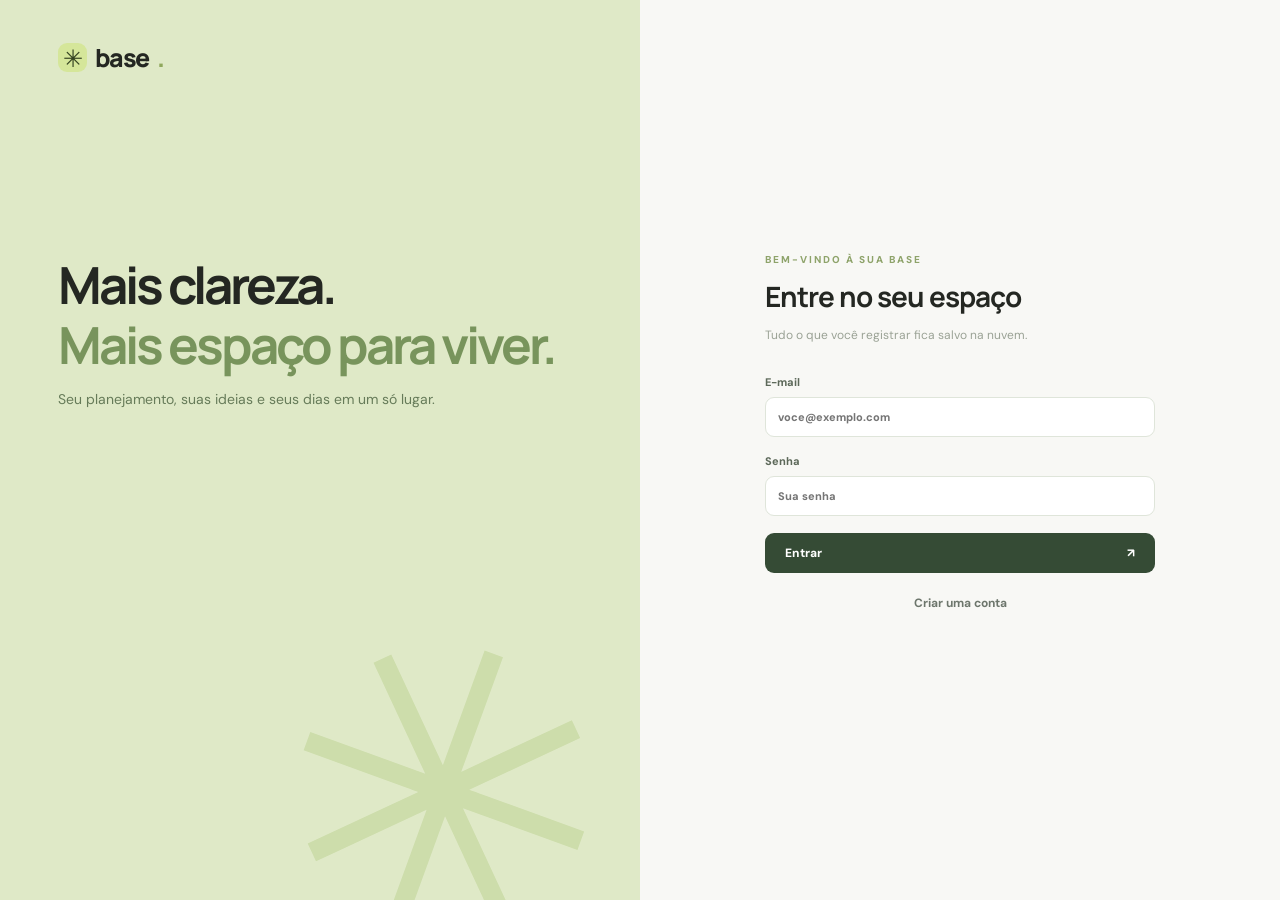
<file: index.html>
<!doctype html>
<html lang="pt-BR">
<head>
  <meta charset="utf-8">
  <meta name="viewport" content="width=device-width, initial-scale=1">
  <meta name="theme-color" content="#f7f7f2">
  <title>Base — seu espaço de clareza</title>
  <link rel="stylesheet" href="styles.css">
</head>
<body>
  <div id="app"></div>
  <script src="config.js"></script>
  <script type="module" src="app.js"></script>
</body>
</html>
</file>
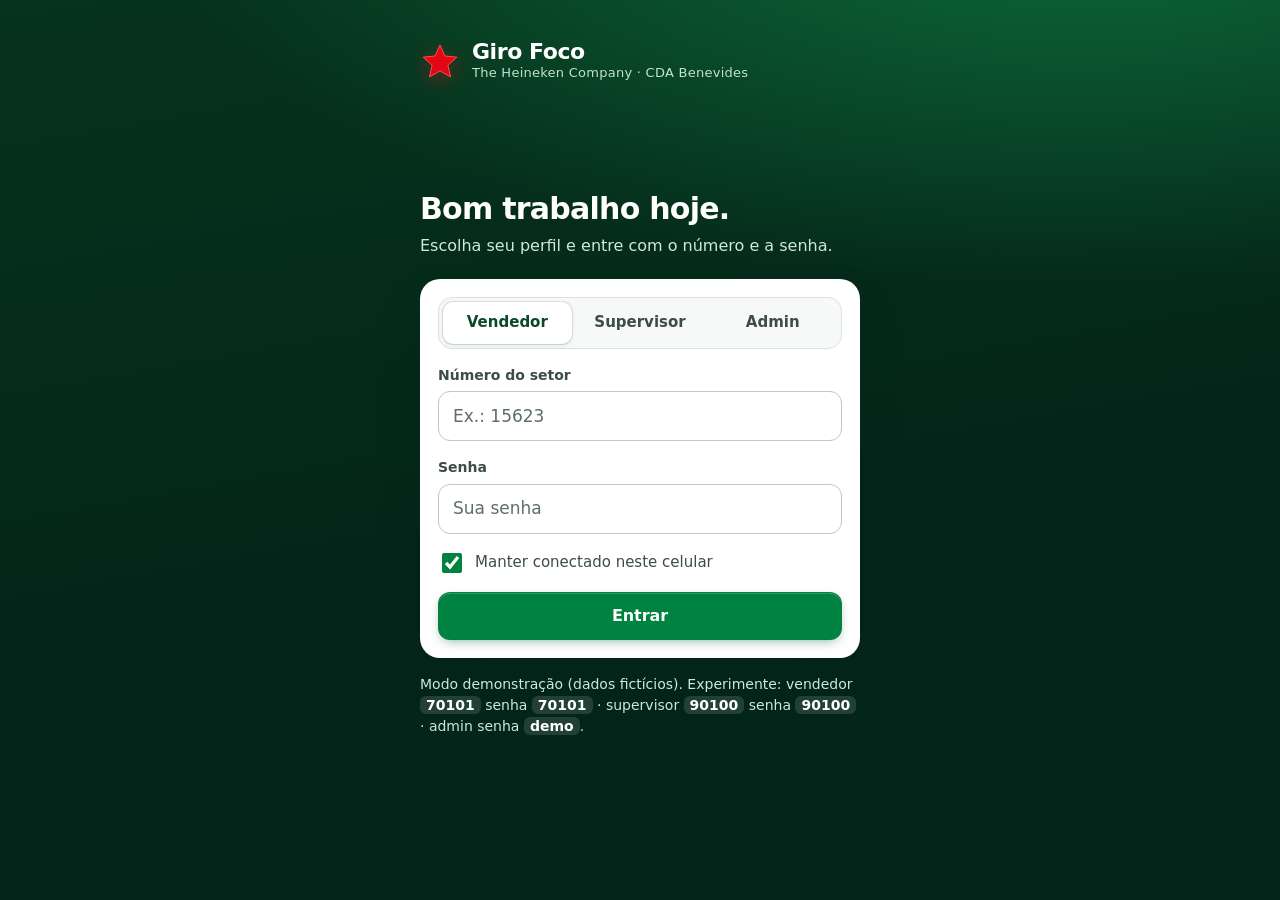
<file: giro-foco/site/index.html>
<!DOCTYPE html>
<html lang="pt-BR">
<head>
<meta charset="UTF-8">
<meta name="viewport" content="width=device-width, initial-scale=1, viewport-fit=cover">
<meta name="theme-color" content="#06331c">
<title>Giro Foco · CDA Benevides</title>
<!--
  GIRO FOCO — site (versão 2)
  ============================================================================
  Arquivo único: cole tudo no bloco "Incorporar → Código" do Google Sites.
  Para ligar na planilha, preencha URL_NUVEM logo abaixo (procure por "CONFIGURAÇÃO").
  Sem URL, o site abre em MODO DEMONSTRAÇÃO com dados fictícios guardados só neste aparelho.
-->
<style>
/* ============================== CORES E MEDIDAS ============================== */
:root {
  --verde-950: #04261a;
  --verde-900: #06331c;
  --verde-800: #0a4a29;
  --verde-700: #006633;
  --verde-600: #008240;
  --verde-200: #bfe3cc;
  --verde-100: #e1f2e7;
  --verde-50: #f1f8f3;
  --estrela: #e30613;

  --zero: #c8102e;        --zero-texto: #a50d26;  --zero-fundo: #fdecee;
  --baixo: #e8590c;       --baixo-texto: #a8420a; --baixo-fundo: #fff0e5;
  --efic: #008240;        --efic-texto: #006633;  --efic-fundo: #e1f2e7;
  --amarelo: #f2b705;     --amarelo-texto: #7a5900; --amarelo-fundo: #fff7d6;

  --tinta: #12201a;
  --tinta-2: #3d4d44;
  --tinta-3: #5f6f66;
  --linha: #d9e3dc;
  --linha-forte: #bccbc1;
  --fundo: #eef3f0;
  --superficie: #ffffff;
  --superficie-2: #f6f9f7;

  --raio: 14px;
  --raio-p: 10px;
  --sombra-1: 0 1px 2px rgba(6, 51, 28, .06), 0 2px 6px rgba(6, 51, 28, .05);
  --sombra-2: 0 6px 16px -4px rgba(6, 51, 28, .16), 0 2px 4px rgba(6, 51, 28, .06);
  --sombra-3: 0 24px 48px -12px rgba(4, 38, 26, .35);
  --saida: cubic-bezier(.16, 1, .3, 1);
  --fonte: system-ui, -apple-system, "Segoe UI", Roboto, "Helvetica Neue", Arial, sans-serif;
  --nav-alt: 64px;
  --acento: #0a4a29;          /* texto de destaque verde (botões, abas) */
  --trilho: #e6ece8;          /* fundo de barras e medidores */
  --trilho-2: #f3f6f4;
  --barra-nav: rgba(255,255,255,.96);
  --borda-amarelo: #f0dc8c;
  --borda-erro: #f2b8c0;
  --etq-exp: #f1f1f4; --etq-exp-texto: #4b4b57;
  --grade-grafico: #e1e8e3;
  color-scheme: light;
}

/* ============================== MODO ESCURO ============================== */
:root[data-tema="escuro"] {
  --verde-200: #1f5a3a; --verde-100: #15392a; --verde-50: #102a1e;
  --zero-texto: #ff8d9c;  --zero-fundo: #3b1219;
  --baixo-texto: #ffab70; --baixo-fundo: #3a2110;
  --efic: #1fa463; --efic-texto: #63d395; --efic-fundo: #0f3221;
  --amarelo-texto: #ffd761; --amarelo-fundo: #33290a;
  --tinta: #e9f2ed; --tinta-2: #bccbc2; --tinta-3: #93a69b;
  --linha: #243a2f; --linha-forte: #355244;
  --fundo: #08130e; --superficie: #111e18; --superficie-2: #172a21;
  --sombra-1: 0 1px 2px rgba(0,0,0,.4), 0 2px 6px rgba(0,0,0,.25);
  --sombra-2: 0 8px 20px -6px rgba(0,0,0,.6), 0 2px 4px rgba(0,0,0,.3);
  --acento: #6ee0a0;
  --trilho: #22362c; --trilho-2: #2b4337;
  --barra-nav: rgba(13,24,19,.94);
  --borda-amarelo: #5c4b12; --borda-erro: #6a2430;
  --etq-exp: #24262d; --etq-exp-texto: #c6c8d2;
  --grade-grafico: #26392f;
  color-scheme: dark;
}
:root[data-tema="escuro"] .seg[data-s="GIRO EFICIENTE"] { --cor-topo: #3cc47b; }
:root[data-tema="escuro"] select.entrada { background-image: url("data:image/svg+xml,%3Csvg xmlns='http://www.w3.org/2000/svg' width='20' height='20' fill='none' stroke='%23bccbc2' stroke-width='2' stroke-linecap='round'%3E%3Cpath d='m6 8 4 4 4-4'/%3E%3C/svg%3E"); }
:root[data-tema="escuro"] .chip[aria-pressed="true"] { background: var(--verde-600); border-color: var(--verde-600); }
:root[data-tema="escuro"] .faixa-demo { border-bottom-color: var(--borda-amarelo); }
:root[data-tema="escuro"] .segmentado button[aria-pressed="true"] { background: var(--verde-100); box-shadow: 0 0 0 1px var(--verde-200); }
:root[data-tema="escuro"] .cli-nome b, :root[data-tema="escuro"] .contagem b { color: var(--tinta) !important; }
body { transition: background-color .2s ease, color .2s ease; }

/* ============================== BASE ============================== */
* { box-sizing: border-box; }
html { -webkit-text-size-adjust: 100%; }
body {
  margin: 0; font-family: var(--fonte); font-size: 16px; line-height: 1.45; color: var(--tinta);
  background: var(--fundo); -webkit-tap-highlight-color: transparent; overscroll-behavior-y: none;
  font-variant-numeric: tabular-nums;
}
::selection { background: var(--verde-200); color: var(--verde-950); }
input, textarea, select, button { font: inherit; color: inherit; caret-color: var(--verde-600); }
button { cursor: pointer; }
:focus-visible { outline: 3px solid var(--verde-600); outline-offset: 2px; border-radius: 6px; }
* { scrollbar-width: thin; scrollbar-color: var(--linha-forte) transparent; }
::-webkit-scrollbar { width: 8px; height: 8px; }
::-webkit-scrollbar-thumb { background: var(--linha-forte); border-radius: 8px; }
[hidden], .oculto { display: none !important; }
.sr { position: absolute; width: 1px; height: 1px; overflow: hidden; clip: rect(0 0 0 0); white-space: nowrap; }
svg.ic { width: 20px; height: 20px; flex: none; stroke: currentColor; fill: none; stroke-width: 1.9; stroke-linecap: round; stroke-linejoin: round; }

/* ============================== BOTÕES E CAMPOS ============================== */
.btn {
  display: inline-flex; align-items: center; justify-content: center; gap: 8px; min-height: 48px; padding: 0 18px;
  border-radius: 12px; border: 1px solid transparent; font-weight: 650; letter-spacing: -.005em;
  transition: transform .12s ease, background-color .15s ease, box-shadow .15s ease, opacity .15s;
  user-select: none; -webkit-user-select: none; touch-action: manipulation;
}
.btn:active:not(:disabled) { transform: scale(.97); }
.btn:disabled { opacity: .5; cursor: not-allowed; }
.btn-pri { background: var(--verde-600); color: #fff; box-shadow: 0 1px 0 rgba(255,255,255,.18) inset, 0 4px 12px -4px rgba(0,102,51,.55); }
.btn-pri:hover:not(:disabled) { background: var(--verde-700); }
.btn-sec { background: var(--superficie); color: var(--acento); border-color: var(--linha-forte); }
.btn-sec:hover:not(:disabled) { background: var(--verde-50); }
.btn-txt { background: transparent; color: var(--acento); min-height: 40px; padding: 0 10px; }
.btn-txt:hover { background: var(--verde-50); }
.btn-perigo { background: var(--superficie); color: var(--zero-texto); border-color: var(--borda-erro); }
.btn-perigo:hover { background: var(--zero-fundo); }
.btn-bloco { width: 100%; }
.btn .giro { width: 18px; height: 18px; border: 2.5px solid currentColor; border-right-color: transparent; border-radius: 50%; animation: girar .7s linear infinite; }
@keyframes girar { to { transform: rotate(360deg); } }

.campo { display: grid; gap: 6px; }
.campo > span { font-size: 14px; font-weight: 600; color: var(--tinta-2); }
.entrada {
  width: 100%; min-height: 50px; padding: 0 14px; border: 1.5px solid var(--linha-forte); border-radius: 12px;
  background: var(--superficie); font-size: 17px; transition: border-color .15s, box-shadow .15s;
}
textarea.entrada { padding: 12px 14px; min-height: 92px; resize: vertical; line-height: 1.4; }
.entrada:focus { outline: none; border-color: var(--verde-600); box-shadow: 0 0 0 4px rgba(0,130,64,.16); }
.entrada::placeholder { color: #5f6f66; }
select.entrada { appearance: none; padding-right: 40px; background-image: url("data:image/svg+xml,%3Csvg xmlns='http://www.w3.org/2000/svg' width='20' height='20' fill='none' stroke='%233d4d44' stroke-width='2' stroke-linecap='round'%3E%3Cpath d='m6 8 4 4 4-4'/%3E%3C/svg%3E"); background-repeat: no-repeat; background-position: right 12px center; }

.segmentado { display: flex; padding: 4px; gap: 4px; background: var(--superficie-2); border: 1px solid var(--linha); border-radius: 14px; }
.segmentado button {
  flex: 1; min-height: 42px; border: 0; border-radius: 10px; background: transparent; font-weight: 600; color: var(--tinta-2);
  font-size: 15px; transition: background-color .18s, color .18s, box-shadow .18s; padding: 0 8px;
}
.segmentado button[aria-pressed="true"] { background: var(--superficie); color: var(--acento); box-shadow: var(--sombra-1), 0 0 0 1px var(--linha); }

/* ============================== ENTRAR ============================== */
.entrar {
  min-height: 100dvh; display: grid; grid-template-rows: auto 1fr; background:
    radial-gradient(120% 70% at 85% -10%, #0d6b3a 0%, transparent 60%),
    linear-gradient(170deg, var(--verde-900) 0%, var(--verde-950) 55%);
  color: #fff; padding: max(28px, env(safe-area-inset-top)) 20px max(24px, env(safe-area-inset-bottom));
}
.marca { display: flex; align-items: center; gap: 12px; max-width: 440px; width: 100%; margin: 0 auto; }
.marca .estrela { width: 40px; height: 40px; filter: drop-shadow(0 4px 10px rgba(227,6,19,.45)); }
.marca b { display: block; font-size: 22px; letter-spacing: -.02em; line-height: 1.1; }
.marca small { display: block; font-size: 13px; color: #bfe3cc; letter-spacing: .02em; }
.entrar-corpo { width: 100%; max-width: 440px; margin: 0 auto; align-self: center; padding: 24px 0; }
.entrar h1 { font-size: 30px; line-height: 1.12; letter-spacing: -.025em; margin: 0 0 8px; font-weight: 750; }
.entrar p.sub { margin: 0 0 22px; color: #cfe8d8; font-size: 16px; }
.cartao-entrar { background: var(--superficie); color: var(--tinta); border-radius: 20px; padding: 18px; box-shadow: var(--sombra-3); display: grid; gap: 16px; }
.erro-msg { background: var(--zero-fundo); color: var(--zero-texto); border: 1px solid var(--borda-erro); padding: 10px 12px; border-radius: 10px; font-size: 15px; font-weight: 550; }
.dica-demo { margin-top: 16px; font-size: 14px; color: #cfe8d8; line-height: 1.5; }
.dica-demo code { background: rgba(255,255,255,.12); padding: 1px 6px; border-radius: 6px; font-family: inherit; font-weight: 650; color: #fff; }
.lembrar { display: flex; align-items: center; gap: 10px; font-size: 15px; color: var(--tinta-2); }
.lembrar input { width: 20px; height: 20px; accent-color: var(--verde-600); }

/* ============================== ESTRUTURA DO APP ============================== */
.topo {
  position: sticky; top: 0; z-index: 20; display: flex; align-items: center; gap: 10px;
  padding: max(10px, env(safe-area-inset-top)) 14px 10px; background: var(--verde-900); color: #fff;
  box-shadow: 0 6px 18px -10px rgba(4,38,26,.6);
}
.topo .estrela { width: 28px; height: 28px; flex: none; }
.topo-txt { min-width: 0; flex: 1; }
.topo-txt b { display: block; font-size: 17px; letter-spacing: -.01em; line-height: 1.15; white-space: nowrap; }
.topo-txt span { display: block; font-size: 13px; color: #bfe3cc; white-space: nowrap; overflow: hidden; text-overflow: ellipsis; }
.pilula-sinc {
  display: inline-flex; align-items: center; gap: 6px; min-height: 36px; padding: 0 12px; border-radius: 999px; border: 0;
  background: rgba(255,255,255,.1); color: #e1f2e7; font-size: 13px; font-weight: 600; white-space: nowrap;
}
.pilula-sinc i { width: 8px; height: 8px; border-radius: 50%; background: #5fd18e; flex: none; }
.pilula-sinc[data-estado="salvando"] i { background: #ffd54a; animation: pulsar 1s ease-in-out infinite; }
.pilula-sinc[data-estado="pendente"] i, .pilula-sinc[data-estado="erro"] i { background: #ff7a7a; }
.pilula-sinc[data-estado="pendente"], .pilula-sinc[data-estado="erro"] { background: rgba(255,122,122,.18); color: #fff; }
@keyframes pulsar { 50% { opacity: .35; } }
.btn-icone { width: 44px; height: 44px; display: grid; place-items: center; border-radius: 12px; border: 0; background: transparent; color: inherit; flex: none; }
.btn-icone:hover { background: rgba(255,255,255,.1); }
.faixa-demo { background: var(--amarelo-fundo); color: var(--amarelo-texto); font-size: 13px; font-weight: 600; padding: 7px 14px; text-align: center; border-bottom: 1px solid var(--borda-amarelo); }

main { padding: 16px 14px calc(var(--nav-alt) + 28px + env(safe-area-inset-bottom)); max-width: 1180px; margin: 0 auto; }
.vista { display: grid; gap: 16px; animation: entrarVista .22s var(--saida); }
@keyframes entrarVista { from { opacity: 0; transform: translateY(6px); } }
.cab-vista { display: flex; align-items: flex-end; justify-content: space-between; gap: 12px; flex-wrap: wrap; }
.cab-vista h2 { margin: 0; font-size: 24px; letter-spacing: -.02em; line-height: 1.15; }
.cab-vista p { margin: 2px 0 0; color: var(--tinta-3); font-size: 15px; }

.painel { background: var(--superficie); border-radius: var(--raio); box-shadow: var(--sombra-1); padding: 16px; }
.painel h3 { margin: 0 0 4px; font-size: 18px; letter-spacing: -.01em; }
.painel .nota { margin: 0 0 14px; color: var(--tinta-3); font-size: 14px; }

.abas {
  position: fixed; z-index: 30; left: 0; right: 0; bottom: 0; display: flex; justify-content: space-around;
  background: var(--barra-nav); backdrop-filter: saturate(1.4) blur(12px); -webkit-backdrop-filter: saturate(1.4) blur(12px);
  border-top: 1px solid var(--linha); padding: 6px 4px max(6px, env(safe-area-inset-bottom));
}
.abas button {
  position: relative; flex: 1; max-width: 120px; min-height: 52px; display: grid; justify-items: center; align-content: center; gap: 2px;
  border: 0; background: transparent; color: var(--tinta-3); font-size: 12px; font-weight: 600; border-radius: 12px;
}
.abas button[aria-current="page"] { color: var(--acento); }
.abas button[aria-current="page"] svg { stroke-width: 2.3; }
.abas button[aria-current="page"]::before { content: ""; position: absolute; top: 2px; width: 36px; height: 30px; border-radius: 10px; background: var(--verde-100); z-index: -1; }
.abas .selo { position: absolute; top: 2px; left: calc(50% + 6px); min-width: 18px; height: 18px; padding: 0 5px; border-radius: 9px; background: var(--amarelo); color: #3a2a00; font-size: 11px; font-weight: 750; display: grid; place-items: center; }

/* ============================== BARRA 3D DO GIRO ============================== */
.giro3d { padding: 20px 16px 16px; background: linear-gradient(180deg, var(--superficie) 0%, var(--superficie-2) 100%); border-radius: 18px; box-shadow: var(--sombra-2); overflow: hidden; }
.giro3d-palco { perspective: 700px; perspective-origin: 50% -40%; padding: 26px 8px 18px; }
.giro3d-barra {
  display: flex; gap: 3px; height: 54px; transform-style: preserve-3d;
  transform: rotateX(-26deg) rotateY(var(--giro-y, 0deg)); transition: transform .5s var(--saida);
}
.seg {
  position: relative; flex: var(--peso, 1) 1 0; min-width: 30px; border: 0; padding: 0; border-radius: 6px;
  background: var(--cor); transform-origin: left center; transform-style: preserve-3d;
  box-shadow: 0 14px 16px -10px var(--sombra-cor);
  transition: flex-grow .6s var(--saida), filter .2s, opacity .2s;
}
.seg::before { /* face de cima */
  content: ""; position: absolute; left: 0; right: 0; top: 1px; height: 22px; border-radius: 4px 4px 0 0;
  background: var(--cor-topo); transform-origin: top center; transform: rotateX(-90deg);
}
.seg::after { /* brilho */
  content: ""; position: absolute; inset: 0; border-radius: 6px; background: linear-gradient(180deg, rgba(255,255,255,.22), rgba(255,255,255,0) 55%);
}
.seg[data-s="GIRO ZERO"] { --cor: var(--zero); --cor-topo: #e8475f; --sombra-cor: rgba(200,16,46,.55); }
.seg[data-s="BAIXO DESEMPENHO"] { --cor: var(--baixo); --cor-topo: #ff8a45; --sombra-cor: rgba(232,89,12,.5); }
.seg[data-s="GIRO EFICIENTE"] { --cor: var(--efic); --cor-topo: #2fb36a; --sombra-cor: rgba(0,130,64,.5); }
.giro3d.filtrando .seg:not([aria-pressed="true"]) { opacity: .35; filter: saturate(.4); }
.giro3d .entrada-anim .seg { animation: crescer .9s var(--saida) both; animation-delay: calc(var(--i) * 70ms); }
@keyframes crescer { from { transform: scaleX(0); } }
.giro3d-legenda { display: grid; grid-template-columns: repeat(3, 1fr); gap: 8px; }
.giro3d-legenda button {
  text-align: left; border: 1px solid transparent; background: transparent; border-radius: 12px; padding: 8px 8px 6px; min-height: 64px;
  transition: background-color .15s, border-color .15s;
}
.giro3d-legenda button:hover { background: var(--superficie); border-color: var(--linha); }
.giro3d-legenda button[aria-pressed="true"] { background: var(--superficie); border-color: var(--linha-forte); box-shadow: var(--sombra-1); }
.giro3d-legenda .rot { display: flex; align-items: flex-start; gap: 6px; font-size: 13px; font-weight: 650; color: var(--tinta-2); min-height: 2.5em; line-height: 1.25; }
.giro3d-legenda .rot i { width: 10px; height: 10px; border-radius: 3px; background: var(--c); flex: none; margin-top: 3px; }
.giro3d-legenda .pct { display: block; font-size: 26px; font-weight: 750; letter-spacing: -.02em; line-height: 1.1; color: var(--ct); margin-top: 2px; }
.giro3d-legenda .det { display: block; font-size: 12.5px; color: var(--tinta-3); }
.giro3d-resumo { display: flex; flex-wrap: wrap; gap: 6px 16px; margin-top: 12px; padding-top: 12px; border-top: 1px solid var(--linha); font-size: 15px; color: var(--tinta-2); }
.giro3d-resumo b { color: var(--tinta); }
.giro3d-titulo { display: flex; justify-content: space-between; align-items: baseline; gap: 10px; }
.giro3d-titulo h3 { margin: 0; font-size: 17px; }
.giro3d-titulo span { font-size: 13px; color: var(--tinta-3); }

/* ============================== FERRAMENTAS DA LISTA ============================== */
.ferramentas { display: grid; gap: 10px; }
.busca { position: relative; }
.busca svg { position: absolute; left: 14px; top: 50%; transform: translateY(-50%); color: var(--tinta-3); pointer-events: none; }
.busca .entrada { padding-left: 44px; }
.linha-filtros { display: flex; gap: 8px; overflow-x: auto; padding-bottom: 2px; scrollbar-width: none; }
.linha-filtros::-webkit-scrollbar { display: none; }
.linha-filtros .segmentado button { white-space: nowrap; flex: none; padding: 0 12px; }
.vista > *, .grade-2 > * { min-width: 0; }
.chip {
  flex: none; display: inline-flex; align-items: center; gap: 6px; min-height: 40px; padding: 0 14px; border-radius: 999px;
  border: 1px solid var(--linha-forte); background: var(--superficie); font-size: 14px; font-weight: 600; color: var(--tinta-2); white-space: nowrap;
}
.chip[aria-pressed="true"] { background: var(--verde-800); border-color: var(--verde-800); color: #fff; }
.chip select { border: 0; background: transparent; font-weight: 650; color: inherit; padding: 0 2px; }
.contagem { font-size: 14px; color: var(--tinta-3); }

/* ============================== CLIENTES ============================== */
.lista { display: grid; gap: 10px; }
.cli {
  background: var(--superficie); border-radius: var(--raio); box-shadow: var(--sombra-1); padding: 14px; display: grid; gap: 10px;
  border: 1px solid transparent; transition: box-shadow .2s, transform .2s var(--saida);
}
.cli.amarelo { background: linear-gradient(180deg, var(--amarelo-fundo), var(--superficie) 70%); border-color: var(--borda-amarelo); }
.cli-topo { display: flex; align-items: flex-start; gap: 10px; }
.cli-nome { flex: 1; min-width: 0; }
.cli-nome b { display: block; font-size: 17px; line-height: 1.25; letter-spacing: -.01em; overflow-wrap: anywhere; }
.cli-nome span { display: block; font-size: 13.5px; color: var(--tinta-3); margin-top: 2px; overflow-wrap: anywhere; }
.selo-status { flex: none; display: inline-flex; align-items: center; gap: 5px; padding: 4px 9px; border-radius: 8px; font-size: 12.5px; font-weight: 700; white-space: nowrap; }
.selo-status i { width: 8px; height: 8px; border-radius: 50%; background: currentColor; }
.selo-status[data-s="GIRO ZERO"] { background: var(--zero-fundo); color: var(--zero-texto); }
.selo-status[data-s="BAIXO DESEMPENHO"] { background: var(--baixo-fundo); color: var(--baixo-texto); }
.selo-status[data-s="GIRO EFICIENTE"] { background: var(--efic-fundo); color: var(--efic-texto); }
.etiquetas { display: flex; flex-wrap: wrap; gap: 6px; }
.etq { font-size: 12.5px; font-weight: 650; padding: 3px 8px; border-radius: 7px; background: var(--superficie-2); color: var(--tinta-2); border: 1px solid var(--linha); display: inline-flex; gap: 4px; align-items: center; }
.etq svg.ic { width: 14px; height: 14px; }
.etq.ok { background: var(--efic-fundo); color: var(--efic-texto); border-color: var(--verde-200); }
.etq.exp { background: var(--etq-exp); color: var(--etq-exp-texto); }
.medidor { display: grid; gap: 6px; }
.medidor-num { display: flex; justify-content: space-between; gap: 8px; font-size: 14px; color: var(--tinta-2); }
.medidor-num b { color: var(--tinta); font-size: 15px; }
.medidor-trilho { position: relative; height: 10px; border-radius: 6px; background: var(--trilho); overflow: hidden; box-shadow: inset 0 1px 2px rgba(0,0,0,.08); }
.medidor-trilho i { position: absolute; inset: 0 auto 0 0; border-radius: 6px; background: var(--c); }
.medidor-trilho em { position: absolute; top: 0; bottom: 0; border-radius: 6px; background: repeating-linear-gradient(-45deg, var(--amarelo) 0 5px, #ffe27a 5px 10px); }
.cli-acoes { display: flex; gap: 8px; align-items: center; justify-content: space-between; flex-wrap: wrap; }
.aviso-amarelo { font-size: 14px; color: var(--amarelo-texto); font-weight: 600; display: flex; gap: 6px; align-items: center; flex: 1; min-width: 180px; }
.cli-acoes .btn { min-height: 44px; }
.mais { display: flex; justify-content: center; padding: 6px 0; }
.vazio { text-align: center; padding: 32px 18px; color: var(--tinta-3); background: var(--superficie); border-radius: var(--raio); border: 1.5px dashed var(--linha-forte); }
.vazio b { display: block; color: var(--tinta); font-size: 17px; margin-bottom: 4px; }
.esqueleto { height: 132px; border-radius: var(--raio); background: linear-gradient(90deg, var(--trilho) 0%, var(--trilho-2) 50%, var(--trilho) 100%); background-size: 200% 100%; animation: brilho 1.2s ease-in-out infinite; }
@keyframes brilho { to { background-position: -200% 0; } }

/* ============================== FOLHA (informar venda) ============================== */
dialog.folha {
  border: 0; padding: 0; margin: auto auto 0; width: 100%; max-width: 560px; max-height: 92dvh; border-radius: 22px 22px 0 0;
  background: var(--superficie); color: var(--tinta); box-shadow: var(--sombra-3); overflow: auto;
}
dialog.folha::backdrop { background: rgba(4, 38, 26, .5); backdrop-filter: blur(2px); }
dialog.folha[open] { animation: subir .32s var(--saida); }
dialog.folha.fechando { animation: descer .2s ease-in forwards; }
dialog.folha.fechando::backdrop { opacity: 0; transition: opacity .2s; }
@keyframes subir { from { transform: translateY(100%); } }
@keyframes descer { to { transform: translateY(100%); } }
.folha-alca { display: flex; justify-content: center; padding: 10px 0 4px; touch-action: none; cursor: grab; }
.folha-alca i { width: 44px; height: 5px; border-radius: 3px; background: var(--linha-forte); }
.folha-corpo { padding: 4px 18px max(18px, env(safe-area-inset-bottom)); display: grid; gap: 16px; }
.folha h2 { margin: 0; font-size: 20px; letter-spacing: -.015em; }
.folha .sub { margin: 2px 0 0; color: var(--tinta-3); font-size: 14px; }
.passo { display: grid; grid-template-columns: 56px 1fr 56px; gap: 8px; align-items: center; }
.passo button { height: 56px; border-radius: 14px; border: 1px solid var(--linha-forte); background: var(--superficie-2); font-size: 26px; font-weight: 600; color: var(--acento); }
.passo button:active { transform: scale(.95); }
.passo input { text-align: center; font-size: 28px; font-weight: 750; min-height: 56px; }
.rapidos { display: flex; gap: 8px; flex-wrap: wrap; }
.opcoes-emb { display: grid; grid-template-columns: repeat(2, minmax(0, 1fr)); gap: 8px; }
.opcoes-emb button {
  min-height: 56px; border: 1.5px solid var(--linha-forte); border-radius: 12px; background: var(--superficie); text-align: left;
  padding: 8px 12px; font-weight: 700; font-size: 16px; transition: border-color .15s, background-color .15s;
}
.opcoes-emb button small { display: block; font-weight: 500; color: var(--tinta-3); font-size: 12.5px; margin-top: 1px; }
.opcoes-emb button[aria-pressed="true"] { border-color: var(--verde-600); background: var(--verde-50); color: var(--acento); box-shadow: 0 0 0 1px var(--verde-600) inset; }
.emb-linha { display: grid; grid-template-columns: minmax(0, 1fr) minmax(0, 1fr) 72px 40px; gap: 6px 8px; align-items: center; }
.emb-linha .emb-nome { grid-column: 1 / -1; font-weight: 650; }
.emb-linha label.ativa { display: flex; align-items: center; gap: 6px; font-size: 14px; font-weight: 600; color: var(--tinta-2); }
@media (min-width: 900px) { .emb-linha { grid-template-columns: minmax(0, 2fr) 90px 80px 90px 40px; } .emb-linha .emb-nome { grid-column: auto; } }
.emb-linha { padding: 8px 0; border-bottom: 1px solid var(--linha); }
.emb-linha .entrada { min-height: 44px; font-size: 15px; padding: 0 10px; width: 100%; }
.emb-linha small { grid-column: 1 / -1; color: var(--tinta-3); font-size: 12.5px; margin-top: -2px; }
.emb-linha input[type="checkbox"] { width: 22px; height: 22px; accent-color: var(--verde-600); justify-self: center; }
.emb-linha .btn-txt { min-height: 40px; padding: 0; justify-content: center; }
.previa { background: var(--superficie-2); border: 1px solid var(--linha); border-radius: 12px; padding: 12px; font-size: 15px; color: var(--tinta-2); display: grid; gap: 8px; }
.previa b { color: var(--tinta); }
.previa .bate { color: var(--efic-texto); font-weight: 700; display: flex; gap: 6px; align-items: center; }

/* ============================== GRÁFICOS ============================== */
.grade-2 { display: grid; gap: 16px; }
.numeros { display: grid; grid-template-columns: repeat(2, 1fr); gap: 10px; }
.numero { background: var(--superficie-2); border: 1px solid var(--linha); border-radius: 12px; padding: 12px; }
.numero span { display: block; font-size: 13px; font-weight: 600; color: var(--tinta-3); }
.numero b { display: block; font-size: 24px; letter-spacing: -.02em; margin-top: 2px; }
.numero small { display: block; font-size: 12.5px; color: var(--tinta-3); }
.numero.bom b { color: var(--efic-texto); }
.numero.ruim b { color: var(--zero-texto); }
.grafico { width: 100%; height: auto; display: block; overflow: visible; }
.grafico text { font-family: var(--fonte); font-size: 12px; fill: var(--tinta-3); }
.grafico .linha-g { fill: none; stroke-width: 3; stroke-linecap: round; stroke-linejoin: round; }
.grafico .desenhar { stroke-dasharray: var(--comp); stroke-dashoffset: var(--comp); animation: desenhar 1.1s var(--saida) forwards; }
@keyframes desenhar { to { stroke-dashoffset: 0; } }
.legenda-g { display: flex; flex-wrap: wrap; gap: 6px 14px; font-size: 13.5px; color: var(--tinta-2); margin-top: 8px; }
.legenda-g span { display: inline-flex; align-items: center; gap: 6px; }
.legenda-g i { width: 14px; height: 4px; border-radius: 2px; background: var(--c); }
.ritmo { margin-top: 12px; padding: 12px; border-radius: 12px; background: var(--verde-50); border: 1px solid var(--verde-200); font-size: 15px; color: var(--verde-900); }

.ranking { display: grid; gap: 4px; }
.rank-item {
  display: grid; grid-template-columns: 28px 1fr auto; gap: 4px 10px; align-items: center; padding: 10px 8px; border-radius: 12px;
  border: 0; background: transparent; text-align: left; width: 100%; transition: background-color .15s;
}
.rank-item:hover { background: var(--superficie-2); }
.rank-pos { font-weight: 750; color: var(--tinta-3); font-size: 15px; text-align: center; }
.rank-nome { min-width: 0; }
.rank-nome b { display: block; font-size: 15.5px; white-space: nowrap; overflow: hidden; text-overflow: ellipsis; }
.rank-nome span { display: block; font-size: 12.5px; color: var(--tinta-3); }
.rank-val { text-align: right; font-size: 15px; font-weight: 750; color: var(--zero-texto); }
.rank-val small { display: block; font-size: 12px; color: var(--tinta-3); font-weight: 550; }
.pilha { grid-column: 2 / 4; display: flex; height: 12px; border-radius: 6px; overflow: hidden; background: var(--trilho); }
.pilha i { display: block; height: 100%; background: var(--c); transition: width .6s var(--saida); }
.pilha i + i { box-shadow: -1px 0 0 var(--superficie); }

/* ============================== ADMINISTRAÇÃO ============================== */
.opcoes { display: grid; gap: 8px; }
.opcao { display: flex; gap: 10px; align-items: center; padding: 10px 12px; border: 1px solid var(--linha); border-radius: 12px; background: var(--superficie); min-height: 52px; flex-wrap: wrap; }
.opcao:has(input:checked) { border-color: var(--verde-600); background: var(--verde-50); }
.opcao input[type="radio"] { width: 20px; height: 20px; accent-color: var(--verde-600); margin: 0; }
.opcao label { font-weight: 600; flex: 1; min-width: 160px; }
.opcao label small { display: block; font-weight: 500; color: var(--tinta-3); font-size: 13px; }
.opcao .entrada { width: 110px; min-height: 42px; font-size: 16px; }
.pilha-form { display: grid; gap: 14px; }
.tabela { width: 100%; border-collapse: collapse; font-size: 14.5px; }
.tabela th { text-align: left; font-size: 12.5px; color: var(--tinta-3); font-weight: 650; padding: 8px 6px; border-bottom: 1px solid var(--linha); position: sticky; top: 0; background: var(--superficie); }
.tabela td { padding: 8px 6px; border-bottom: 1px solid var(--linha); vertical-align: middle; }
.tabela .entrada { min-height: 40px; font-size: 15px; width: 120px; }
.rolagem { max-height: 420px; overflow: auto; border: 1px solid var(--linha); border-radius: 12px; }
.alerta-linha { display: flex; gap: 10px; padding: 10px 0; border-bottom: 1px solid var(--linha); font-size: 14.5px; }
.alerta-linha:last-child { border-bottom: 0; }
.alerta-linha small { color: var(--tinta-3); display: block; }

/* ============================== AVISOS (toast) ============================== */
.avisos { position: fixed; z-index: 60; left: 12px; right: 12px; bottom: calc(var(--nav-alt) + 18px + env(safe-area-inset-bottom)); display: grid; gap: 8px; justify-items: center; pointer-events: none; }
.aviso {
  pointer-events: auto; max-width: 480px; width: 100%; background: var(--verde-950); color: #fff; padding: 12px 14px; border-radius: 14px;
  box-shadow: var(--sombra-3); font-size: 15px; display: flex; gap: 10px; align-items: center; animation: avisoEntra .28s var(--saida);
}
.aviso.erro { background: #5c0a16; }
.aviso.sai { animation: avisoSai .2s ease-in forwards; }
@keyframes avisoEntra { from { opacity: 0; transform: translateY(12px) scale(.98); } }
@keyframes avisoSai { to { opacity: 0; transform: translateY(8px); } }

/* ============================== COMPUTADOR ============================== */
@media (min-width: 900px) {
  :root { --nav-alt: 0px; }
  .app { display: grid; grid-template-columns: 220px 1fr; min-height: 100dvh; }
  .topo { grid-column: 1 / -1; padding: 12px 24px; }
  .abas {
    position: sticky; top: 64px; align-self: start; flex-direction: column; justify-content: flex-start; gap: 4px; height: calc(100dvh - 64px);
    background: transparent; backdrop-filter: none; border-top: 0; border-right: 1px solid var(--linha); padding: 16px 12px;
  }
  .abas button { flex: none; max-width: none; grid-auto-flow: column; justify-content: start; gap: 12px; font-size: 15px; min-height: 48px; padding: 0 14px; }
  .abas button[aria-current="page"] { background: var(--verde-100); }
  .abas button[aria-current="page"]::before { display: none; }
  .abas .selo { position: static; margin-left: auto; }
  main { padding: 24px 28px 48px; width: 100%; }
  .avisos { bottom: 24px; left: auto; right: 24px; justify-items: end; }
  .lista { grid-template-columns: repeat(2, minmax(0, 1fr)); }
  .grade-2 { grid-template-columns: 1fr 1fr; align-items: start; }
  .numeros { grid-template-columns: repeat(4, 1fr); }
  dialog.folha { margin: auto; border-radius: 22px; }
  dialog.folha[open] { animation: aparecer .24s var(--saida); }
  @keyframes aparecer { from { opacity: 0; transform: translateY(12px) scale(.98); } }
  .folha-alca { display: none; }
  .folha-corpo { padding-top: 20px; }
  .entrar { grid-template-rows: auto 1fr; padding: 40px; }
}
@media (min-width: 1200px) { .lista { grid-template-columns: repeat(3, minmax(0, 1fr)); } }

/* Modo apresentação (reunião / TV) */
body.apresentacao .abas, body.apresentacao .faixa-demo { display: none; }
body.apresentacao main { max-width: none; padding: 28px 40px; font-size: 18px; }
body.apresentacao .app { grid-template-columns: 1fr; }
body.apresentacao .cab-vista h2 { font-size: 34px; }
body.apresentacao .numero b { font-size: 34px; }
body.apresentacao .rank-nome b { font-size: 19px; }
body.apresentacao .pilha { height: 18px; }

@media (prefers-reduced-motion: reduce) {
  *, *::before, *::after { animation-duration: .001ms !important; animation-delay: 0ms !important; transition-duration: .001ms !important; }
  .giro3d-barra { transform: rotateX(-26deg) !important; }
}
</style>
</head>
<body>

<!-- Ícones (desenhados com o mesmo traço) -->
<svg width="0" height="0" style="position:absolute" aria-hidden="true">
  <defs>
    <symbol id="i-estrela" viewBox="0 0 24 24"><path d="M12 1.8l2.95 6.6 7.2.7-5.43 4.8 1.6 7.07L12 17.3 5.68 20.97l1.6-7.07L1.85 9.1l7.2-.7L12 1.8z" fill="#e30613" stroke="#ff4d58" stroke-width=".6"/></symbol>
    <symbol id="i-carteira" viewBox="0 0 24 24"><path d="M4 7h16v12H4z"/><path d="M8 7V5h8v2"/><path d="M4 12h16"/></symbol>
    <symbol id="i-amarelo" viewBox="0 0 24 24"><circle cx="12" cy="12" r="8.5"/><path d="M12 7.5V12l3 2"/></symbol>
    <symbol id="i-evolucao" viewBox="0 0 24 24"><path d="M4 19h16"/><path d="M5 15l4-4 3 3 6-7"/><path d="M14 7h4v4"/></symbol>
    <symbol id="i-equipe" viewBox="0 0 24 24"><circle cx="9" cy="8" r="3.2"/><path d="M3 19c.6-3.2 3-5 6-5s5.4 1.8 6 5"/><path d="M16 11a2.8 2.8 0 1 0 0-5.6"/><path d="M18 14c1.6.6 2.7 2.2 3 5"/></symbol>
    <symbol id="i-admin" viewBox="0 0 24 24"><circle cx="12" cy="12" r="3"/><path d="M19.4 15a1.7 1.7 0 0 0 .3 1.8l.1.1a2 2 0 1 1-2.8 2.8l-.1-.1a1.7 1.7 0 0 0-1.8-.3 1.7 1.7 0 0 0-1 1.5V21a2 2 0 1 1-4 0v-.1a1.7 1.7 0 0 0-1.1-1.6 1.7 1.7 0 0 0-1.8.3l-.1.1a2 2 0 1 1-2.8-2.8l.1-.1a1.7 1.7 0 0 0 .3-1.8 1.7 1.7 0 0 0-1.5-1H3a2 2 0 1 1 0-4h.1a1.7 1.7 0 0 0 1.6-1.1 1.7 1.7 0 0 0-.3-1.8l-.1-.1a2 2 0 1 1 2.8-2.8l.1.1a1.7 1.7 0 0 0 1.8.3H9a1.7 1.7 0 0 0 1-1.5V3a2 2 0 1 1 4 0v.1a1.7 1.7 0 0 0 1 1.5 1.7 1.7 0 0 0 1.8-.3l.1-.1a2 2 0 1 1 2.8 2.8l-.1.1a1.7 1.7 0 0 0-.3 1.8V9a1.7 1.7 0 0 0 1.5 1H21a2 2 0 1 1 0 4h-.1a1.7 1.7 0 0 0-1.5 1z"/></symbol>
    <symbol id="i-busca" viewBox="0 0 24 24"><circle cx="11" cy="11" r="6.5"/><path d="m20 20-4.2-4.2"/></symbol>
    <symbol id="i-sair" viewBox="0 0 24 24"><path d="M15 4h4v16h-4"/><path d="M10 8l-4 4 4 4"/><path d="M6 12h10"/></symbol>
    <symbol id="i-atualizar" viewBox="0 0 24 24"><path d="M20 11a8 8 0 0 0-14.3-4.6L4 8"/><path d="M4 4v4h4"/><path d="M4 13a8 8 0 0 0 14.3 4.6L20 16"/><path d="M20 20v-4h-4"/></symbol>
    <symbol id="i-caixa" viewBox="0 0 24 24"><path d="M3.5 7.5 12 3l8.5 4.5v9L12 21l-8.5-4.5z"/><path d="M3.5 7.5 12 12l8.5-4.5"/><path d="M12 12v9"/></symbol>
    <symbol id="i-check" viewBox="0 0 24 24"><path d="m5 12.5 4.5 4.5L19 7.5"/></symbol>
    <symbol id="i-x" viewBox="0 0 24 24"><path d="M6 6l12 12M18 6 6 18"/></symbol>
    <symbol id="i-tela" viewBox="0 0 24 24"><rect x="3" y="4" width="18" height="12" rx="2"/><path d="M8 20h8M12 16v4"/></symbol>
    <symbol id="i-alerta" viewBox="0 0 24 24"><path d="M12 3 2.5 20h19z"/><path d="M12 10v4M12 17h.01"/></symbol>
    <symbol id="i-sino" viewBox="0 0 24 24"><path d="M6 16V11a6 6 0 0 1 12 0v5l1.5 2h-15z"/><path d="M10 20a2 2 0 0 0 4 0"/></symbol>
    <symbol id="i-lua" viewBox="0 0 24 24"><path d="M20 14.5A8 8 0 1 1 9.5 4a6.5 6.5 0 0 0 10.5 10.5z"/></symbol>
    <symbol id="i-sol" viewBox="0 0 24 24"><circle cx="12" cy="12" r="4"/><path d="M12 2.5v2M12 19.5v2M4.6 4.6l1.4 1.4M18 18l1.4 1.4M2.5 12h2M19.5 12h2M4.6 19.4 6 18M18 6l1.4-1.4"/></symbol>
  </defs>
</svg>

<!-- ============================== TELA DE ENTRADA ============================== -->
<section class="entrar" id="telaEntrar" hidden>
  <div class="marca">
    <svg class="estrela"><use href="#i-estrela"/></svg>
    <div><b>Giro Foco</b><small>The Heineken Company · CDA Benevides</small></div>
  </div>
  <div class="entrar-corpo">
    <h1>Bom trabalho hoje.</h1>
    <p class="sub">Escolha seu perfil e entre com o número e a senha.</p>
    <form class="cartao-entrar" id="formEntrar" novalidate>
      <div class="segmentado" role="group" aria-label="Perfil">
        <button type="button" data-perfil="VENDEDOR" aria-pressed="true">Vendedor</button>
        <button type="button" data-perfil="SUPERVISOR" aria-pressed="false">Supervisor</button>
        <button type="button" data-perfil="ADMIN" aria-pressed="false">Admin</button>
      </div>
      <label class="campo" id="campoCodigo">
        <span id="rotCodigo">Número do setor</span>
        <input class="entrada" id="entCodigo" inputmode="numeric" autocomplete="username" placeholder="Ex.: 15623" enterkeyhint="next">
      </label>
      <label class="campo">
        <span>Senha</span>
        <input class="entrada" id="entSenha" type="password" autocomplete="current-password" placeholder="Sua senha" enterkeyhint="go">
      </label>
      <label class="lembrar"><input type="checkbox" id="entLembrar" checked> Manter conectado neste celular</label>
      <div class="erro-msg oculto" id="entErro" role="alert"></div>
      <button class="btn btn-pri btn-bloco" id="btnEntrar" type="submit">Entrar</button>
    </form>
    <p class="dica-demo oculto" id="dicaDemo"></p>
  </div>
</section>

<!-- ============================== APLICATIVO ============================== -->
<div class="app" id="app" hidden>
  <header class="topo">
    <svg class="estrela"><use href="#i-estrela"/></svg>
    <div class="topo-txt"><b>Giro Foco</b><span id="topoQuem"></span></div>
    <button class="pilula-sinc" id="pilulaSinc" data-estado="ok" title="Toque para atualizar agora"><i></i><span id="sincTxt">Atualizado</span></button>
    <button class="btn-icone" id="btnTema" aria-label="Modo escuro" title="Modo escuro"><svg class="ic"><use href="#i-lua"/></svg></button>
    <button class="btn-icone" id="btnSair" aria-label="Sair"><svg class="ic"><use href="#i-sair"/></svg></button>
  </header>
  <nav class="abas" id="abas" aria-label="Seções"></nav>
  <div>
    <div class="faixa-demo oculto" id="faixaDemo">Modo demonstração · dados fictícios, guardados só neste aparelho</div>
    <main id="principal" tabindex="-1"></main>
  </div>
</div>

<dialog class="folha" id="folhaVenda" aria-labelledby="vendaTitulo">
  <div class="folha-alca" id="folhaAlca"><i></i></div>
  <form class="folha-corpo" id="formVenda" method="dialog" novalidate>
    <div>
      <h2 id="vendaTitulo">Informar venda</h2>
      <p class="sub" id="vendaSub"></p>
    </div>
    <div class="campo">
      <span>Embalagem vendida</span>
      <div class="opcoes-emb" id="vendaEmbalagens" role="group" aria-label="Embalagem vendida"></div>
    </div>
    <div class="campo">
      <span>Quantos pacotes?</span>
      <div class="passo">
        <button type="button" data-passo="-1" aria-label="Menos um pacote">−</button>
        <input class="entrada" id="vendaCaixas" inputmode="numeric" value="1" aria-label="Quantidade de pacotes">
        <button type="button" data-passo="1" aria-label="Mais um pacote">+</button>
      </div>
      <div class="rapidos" id="vendaRapidos"></div>
    </div>
    <div class="campo">
      <span>Previsão de faturamento</span>
      <div class="segmentado" id="vendaPrevisao" role="group" aria-label="Previsão">
        <button type="button" aria-pressed="false">Hoje</button>
        <button type="button" aria-pressed="true">Amanhã</button>
        <button type="button" aria-pressed="false">Esta semana</button>
      </div>
    </div>
    <label class="campo"><span>Observação (opcional)</span>
      <textarea class="entrada" id="vendaObs" maxlength="500" placeholder="Ex.: pedido fechado com o gerente"></textarea>
    </label>
    <div class="previa" id="vendaPrevia"></div>
    <div style="display:flex; gap:10px">
      <button type="button" class="btn btn-sec" id="vendaCancelar">Cancelar</button>
      <button type="submit" class="btn btn-pri" id="vendaConfirmar" style="flex:1">Informar venda</button>
    </div>
  </form>
</dialog>

<div class="avisos" id="avisos" aria-live="polite"></div>

<script>
'use strict';
/* =============================================================================
   CONFIGURAÇÃO — o único lugar que precisa mudar para ligar na planilha
   ============================================================================= */
const URL_NUVEM = window.GIRO_URL_NUVEM || '';   // cole aqui a URL do Apps Script (termina em /exec)
const ATUALIZAR_A_CADA_SEG = 90;                 // de quanto em quanto tempo busca novidades
const ITENS_POR_PAGINA = 40;

const MODO_DEMO = !URL_NUVEM;
const DEMO_ZERADO = Boolean(window.GIRO_DEMO_ZERADO);  // true = demonstração começa sem clientes (para testar a colagem)
const STATUS = ['GIRO ZERO', 'BAIXO DESEMPENHO', 'GIRO EFICIENTE'];
const NOME_STATUS = { 'GIRO ZERO': 'Giro zero', 'BAIXO DESEMPENHO': 'Baixo desempenho', 'GIRO EFICIENTE': 'Giro eficiente' };
const COR_STATUS = { 'GIRO ZERO': 'var(--zero)', 'BAIXO DESEMPENHO': 'var(--baixo)', 'GIRO EFICIENTE': 'var(--efic)' };
const TXT_STATUS = { 'GIRO ZERO': 'var(--zero-texto)', 'BAIXO DESEMPENHO': 'var(--baixo-texto)', 'GIRO EFICIENTE': 'var(--efic-texto)' };

/* ============================== UTILIDADES ============================== */
const $ = (s, el = document) => el.querySelector(s);
const $$ = (s, el = document) => Array.from(el.querySelectorAll(s));
const nf = (n, casas = 0) => Number(n || 0).toLocaleString('pt-BR', { minimumFractionDigits: casas, maximumFractionDigits: casas });
const pct = (parte, total) => total > 0 ? (parte / total) * 100 : 0;
const esc = s => String(s == null ? '' : s).replace(/[&<>"']/g, c => ({ '&': '&amp;', '<': '&lt;', '>': '&gt;', '"': '&quot;', "'": '&#39;' }[c]));
const icone = (id, cls = 'ic') => `<svg class="${cls}" aria-hidden="true"><use href="#i-${id}"/></svg>`;
const ler = (k, padrao) => { try { const v = localStorage.getItem(k); return v ? JSON.parse(v) : padrao; } catch (e) { return padrao; } };
const gravar = (k, v) => { try { localStorage.setItem(k, JSON.stringify(v)); } catch (e) { /* armazenamento cheio ou bloqueado */ } };
const semMovimento = () => matchMedia('(prefers-reduced-motion: reduce)').matches;
const plural = (n, palavra) => n + ' ' + palavra + (n === 1 ? '' : 's');
const ehExpurgado = c => String(c.expurgado).toUpperCase() === 'SIM';

function dataCurta(iso) {
  if (!iso) return '';
  const d = new Date(iso);
  if (isNaN(d)) return String(iso);
  const hoje = new Date();
  const hora = d.toLocaleTimeString('pt-BR', { hour: '2-digit', minute: '2-digit' });
  if (d.toDateString() === hoje.toDateString()) return 'hoje às ' + hora;
  const ontem = new Date(hoje); ontem.setDate(hoje.getDate() - 1);
  if (d.toDateString() === ontem.toDateString()) return 'ontem às ' + hora;
  return d.toLocaleDateString('pt-BR', { day: '2-digit', month: '2-digit' }) + ' às ' + hora;
}

/* ============================== TEMA (claro / escuro) ============================== */
function aplicarTema(tema) {
  document.documentElement.dataset.tema = tema;
  const b = document.getElementById('btnTema');
  if (b) {
    const escuro = tema === 'escuro';
    b.setAttribute('aria-label', escuro ? 'Modo claro' : 'Modo escuro');
    b.title = escuro ? 'Modo claro' : 'Modo escuro';
    b.innerHTML = `<svg class="ic" aria-hidden="true"><use href="#i-${escuro ? 'sol' : 'lua'}"/></svg>`;
  }
  const meta = document.querySelector('meta[name="theme-color"]');
  if (meta) meta.content = tema === 'escuro' ? '#04261a' : '#06331c';
}
aplicarTema(ler('giro_tema', matchMedia('(prefers-color-scheme: dark)').matches ? 'escuro' : 'claro'));

/* ============================== ESTADO ============================== */
const estado = {
  sessao: ler('giro_sessao', null),        // { token, perfil, codigo, nome }
  dados: null,                             // { config, clientes, historico, alertas, dataVersion }
  pendentes: ler('giro_pendentes', []),    // lançamentos ainda não confirmados pela nuvem
  aba: 'carteira',
  ui: { embalagem: ler('giro_embalagem', ''), status: null, expurgos: 'fora', busca: '', ordem: 'prioridade', setor: '', mesa: '', pagina: 1, ordemEquipe: 'zero' },
  ultimaAtualizacao: null,
  carregando: false,
  animarBarra: true,
};

/* ============================== NUVEM (Apps Script) ============================== */
class ErroNuvem extends Error {
  constructor(msg, { rede = false, sessao = false } = {}) { super(msg); this.rede = rede; this.sessao = sessao; }
}

async function chamar(acao, dados = {}) {
  const corpo = Object.assign({ acao }, dados);
  if (estado.sessao && acao !== 'entrar') corpo.token = estado.sessao.token;
  let resposta;
  if (MODO_DEMO) {
    resposta = await Demo.chamar(corpo);
  } else {
    let r;
    try {
      // Sem cabeçalho Content-Type: o navegador envia como text/plain e o Google responde sem bloqueio.
      r = await fetch(URL_NUVEM, { method: 'POST', body: JSON.stringify(corpo), redirect: 'follow' });
    } catch (e) {
      throw new ErroNuvem('Sem conexão com a internet.', { rede: true });
    }
    if (!r.ok) throw new ErroNuvem('A nuvem não respondeu (erro ' + r.status + ').', { rede: true });
    try { resposta = await r.json(); } catch (e) { throw new ErroNuvem('Resposta inválida da nuvem.', { rede: true }); }
  }
  if (!resposta || !resposta.ok) {
    const msg = (resposta && resposta.erro) || 'Erro desconhecido.';
    throw new ErroNuvem(msg, { sessao: /expirou|entre novamente/i.test(msg) });
  }
  return resposta;
}

function definirSinc(estadoSinc, texto) {
  const p = $('#pilulaSinc');
  p.dataset.estado = estadoSinc;
  $('#sincTxt').textContent = texto;
}

function atualizarPilula() {
  if (estado.pendentes.length) {
    definirSinc('pendente', estado.pendentes.length === 1 ? '1 envio pendente' : estado.pendentes.length + ' envios pendentes');
  } else if (estado.ultimaAtualizacao) {
    definirSinc('ok', (window.innerWidth < 430 ? '' : 'Atualizado ') + estado.ultimaAtualizacao.toLocaleTimeString('pt-BR', { hour: '2-digit', minute: '2-digit' }));
  }
}

async function carregarDados(leve = false) {
  if (estado.carregando) return;
  estado.carregando = true;
  if (!leve) definirSinc('salvando', 'Atualizando…');
  try {
    const r = await chamar('dados', leve && estado.dados ? { desde: estado.dados.dataVersion } : {});
    if (!r.semMudancas) {
      estado.dados = { config: r.config, clientes: r.clientes, historico: r.historico || [], alertas: r.alertas || [], dataVersion: r.dataVersion };
      // Cópia da própria carteira no aparelho: abre mesmo sem internet.
      gravar('giro_cache', { chave: chaveCache(), dados: estado.dados });
      reaplicarPendentes();
      desenhar();
    }
    estado.ultimaAtualizacao = new Date();
    atualizarPilula();
  } catch (e) {
    if (e.sessao) return sairPorSessao(e.message);
    definirSinc(estado.pendentes.length ? 'pendente' : 'erro', e.rede ? 'Sem conexão' : 'Erro ao atualizar');
    if (!estado.dados) {
      $('#principal').innerHTML = `<div class="vista"><div class="vazio"><b>${e.rede ? 'Sem conexão com a internet' : 'Não foi possível carregar'}</b>
        ${esc(e.message)} Assim que a conexão voltar, toque em tentar de novo.<div style="margin-top:14px"><button class="btn btn-pri" id="btnTentar">Tentar de novo</button></div></div></div>`;
    } else if (!leve) avisar(e.message + ' Mostrando os últimos dados salvos no aparelho.', true);
  } finally {
    estado.carregando = false;
  }
}

/* Lançamentos ficam numa fila até a nuvem confirmar. Se a internet cair, nada se perde. */
function enfileirar(acao, dados) {
  estado.pendentes.push({ id: Date.now() + '_' + Math.random().toString(36).slice(2, 7), acao, dados });
  gravar('giro_pendentes', estado.pendentes);
  enviarPendentes();
}

let enviando = false;
async function enviarPendentes() {
  if (enviando || !estado.pendentes.length) { atualizarPilula(); return; }
  enviando = true;
  definirSinc('salvando', 'Salvando…');
  try {
    while (estado.pendentes.length) {
      const p = estado.pendentes[0];
      try {
        const r = await chamar(p.acao, p.dados);
        if (r.cliente) mesclarCliente(r.cliente);
        if (r.dataVersion && estado.dados) estado.dados.dataVersion = r.dataVersion;
        estado.pendentes.shift();
        gravar('giro_pendentes', estado.pendentes);
      } catch (e) {
        if (e.sessao) { enviando = false; return sairPorSessao(e.message); }
        if (e.rede) { definirSinc('pendente', 'Sem conexão · ' + estado.pendentes.length + ' pendente(s)'); break; }
        // Recusado pela nuvem (ex.: cliente de outra carteira): desfaz e avisa.
        estado.pendentes.shift();
        gravar('giro_pendentes', estado.pendentes);
        avisar('Não foi salvo: ' + e.message, true);
        await carregarDados();
      }
    }
  } finally {
    enviando = false;
    if (!estado.pendentes.length) { estado.ultimaAtualizacao = new Date(); atualizarPilula(); }
    desenhar();
  }
}

function aplicarLocal(acao, dados) {
  if (!estado.dados) return;
  const c = estado.dados.clientes.find(x => x.idCliente === dados.idCliente);
  if (!c) return;
  if (acao === 'informarVenda') {
    const emb = embalagens().find(e => e.nome === dados.embalagem) || embalagens()[0];
    Object.assign(c, { vendaInformada: true, vendaCaixas: dados.caixas, vendaEmbalagem: emb.nome, vendaHL: +(dados.caixas * emb.hl).toFixed(4),
      vendaPrevisao: dados.previsao, vendaObs: dados.obs,
      vendaAutor: rotuloSessao(), vendaData: new Date().toISOString() });
  } else if (acao === 'limparAmarelo') {
    Object.assign(c, { vendaInformada: false, vendaCaixas: 0, vendaEmbalagem: '', vendaHL: 0, vendaObs: '', vendaPrevisao: '' });
  }
}
function reaplicarPendentes() { estado.pendentes.forEach(p => aplicarLocal(p.acao, p.dados)); }
function mesclarCliente(novo) {
  if (!estado.dados) return;
  const i = estado.dados.clientes.findIndex(c => c.idCliente === novo.idCliente);
  if (i >= 0) estado.dados.clientes[i] = novo;
}

/* ============================== CÁLCULOS ============================== */
function rotuloSessao() {
  const s = estado.sessao;
  if (!s) return '';
  return s.perfil === 'ADMIN' ? 'Administrador' : (s.perfil === 'VENDEDOR' ? 'Setor ' : 'Mesa ') + s.codigo;
}
function fator() { return Number(estado.dados && estado.dados.config.boxFactorHL) || 0.0396; }

/* Embalagens: o HL de cada pacote vem da nuvem (aba Embalagens). Ex.: 600ml c/12 = 0,072 HL. */
function embalagens() {
  const l = estado.dados && estado.dados.config.embalagens;
  return l && l.length ? l : [{ nome: 'caixa padrão', ml: 0, unidades: 0, hl: fator() }];
}
function embAtual() { const l = embalagens(); return l.find(e => e.nome === estado.ui.embalagem) || l[0]; }
function hlVenda(c) { return Number(c.vendaHL) > 0 ? Number(c.vendaHL) : (Number(c.vendaCaixas) || 0) * fator(); }
function rotuloVenda(c) { return c.vendaCaixas + ' × ' + (c.vendaEmbalagem || 'cx'); }
function porAtivos() { return !estado.dados || estado.dados.config.calcMetricMode !== 'CLIENTES'; }
function peso(c) { return porAtivos() ? Math.max(1, parseInt(c.ativos, 10) || 1) : 1; }

function metricasCliente(c, emb = embAtual()) {
  const real = Number(c.realHL) || 0, meta = Number(c.metaHL) || 0;
  const faltaHL = Math.max(0, meta - real);
  const faltaCx = faltaHL > 0 ? Math.ceil(faltaHL / emb.hl - 1e-9) : 0;   // pacotes da embalagem escolhida
  return { real, meta, faltaHL, faltaCx, pctMeta: meta > 0 ? Math.min(100, (real / meta) * 100) : 100 };
}

/** Clientes no recorte atual (expurgos, mesa, setor) — base de todos os números da tela. */
function recorte({ ignorarStatus = true } = {}) {
  if (!estado.dados) return [];
  const u = estado.ui;
  return estado.dados.clientes.filter(c => {
    const exp = ehExpurgado(c);
    if (u.expurgos === 'fora' && exp) return false;
    if (u.expurgos === 'so' && !exp) return false;
    if (u.mesa && c.supId !== u.mesa) return false;
    if (u.setor && c.setorId !== u.setor) return false;
    if (!ignorarStatus && u.status && c.statusGiro !== u.status) return false;
    return true;
  });
}

function resumo(lista) {
  const r = { total: 0, clientes: lista.length, ativos: 0, faltaHL: 0, faltaCx: 0, amarelos: 0 };
  STATUS.forEach(s => { r[s] = { peso: 0, clientes: 0, ativos: 0 }; });
  lista.forEach(c => {
    const s = r[c.statusGiro] || r['BAIXO DESEMPENHO'];
    const p = peso(c);
    s.peso += p; s.clientes++; s.ativos += Math.max(1, parseInt(c.ativos, 10) || 1);
    r.total += p; r.ativos += Math.max(1, parseInt(c.ativos, 10) || 1);
    if (c.statusGiro !== 'GIRO EFICIENTE') { const m = metricasCliente(c); r.faltaHL += m.faltaHL; r.faltaCx += m.faltaCx; }
    if (c.vendaInformada) r.amarelos++;
  });
  return r;
}

/* ============================== AVISOS ============================== */
function avisar(texto, erro = false) {
  const el = document.createElement('div');
  el.className = 'aviso' + (erro ? ' erro' : '');
  el.innerHTML = icone(erro ? 'alerta' : 'check') + '<span>' + esc(texto) + '</span>';
  $('#avisos').appendChild(el);
  setTimeout(() => { el.classList.add('sai'); setTimeout(() => el.remove(), 220); }, erro ? 5200 : 3200);
}

/* ============================== ENTRADA ============================== */
let perfilEntrada = 'VENDEDOR';
function prepararEntrada(msg) {
  $('#app').hidden = true;
  $('#telaEntrar').hidden = false;
  const ult = ler('giro_ultimo_acesso', null);
  if (ult) { escolherPerfil(ult.perfil); $('#entCodigo').value = ult.codigo || ''; }
  else escolherPerfil('VENDEDOR');
  $('#entSenha').value = '';
  mostrarErroEntrada(msg || '');
  if (MODO_DEMO && DEMO_ZERADO) {
    const d = $('#dicaDemo');
    d.classList.remove('oculto');
    d.innerHTML = 'Teste zerado: entre como <code>Admin</code> com a senha <code>demo</code>, vá em <b>Admin</b> e cole a base copiada do Excel. ' +
      'Depois cada vendedor entra com o número do setor (senha igual ao número). Os dados ficam só neste navegador.';
  } else if (MODO_DEMO) {
    const d = $('#dicaDemo');
    d.classList.remove('oculto');
    d.innerHTML = 'Modo demonstração (dados fictícios). Experimente: vendedor <code>70101</code> senha <code>70101</code> · ' +
      'supervisor <code>90100</code> senha <code>90100</code> · admin senha <code>demo</code>.';
  }
}
function escolherPerfil(p) {
  perfilEntrada = p;
  $$('#formEntrar .segmentado button').forEach(b => b.setAttribute('aria-pressed', String(b.dataset.perfil === p)));
  $('#campoCodigo').classList.toggle('oculto', p === 'ADMIN');
  $('#rotCodigo').textContent = p === 'VENDEDOR' ? 'Número do setor' : 'Número da mesa';
  $('#entCodigo').placeholder = p === 'VENDEDOR' ? 'Ex.: 15623' : 'Ex.: 31470';
}
function mostrarErroEntrada(msg) { const e = $('#entErro'); e.textContent = msg; e.classList.toggle('oculto', !msg); }

async function entrar(ev) {
  ev.preventDefault();
  const codigo = $('#entCodigo').value.trim();
  const senha = $('#entSenha').value.trim();
  if (perfilEntrada !== 'ADMIN' && !codigo) return mostrarErroEntrada(perfilEntrada === 'VENDEDOR' ? 'Digite o número do seu setor.' : 'Digite o número da sua mesa.');
  if (!senha) return mostrarErroEntrada('Digite a senha.');
  const btn = $('#btnEntrar');
  btn.disabled = true; btn.innerHTML = '<i class="giro"></i> Entrando…';
  mostrarErroEntrada('');
  try {
    const r = await chamar('entrar', { perfil: perfilEntrada, codigo, senha });
    estado.sessao = { token: r.token, perfil: r.perfil, codigo: r.codigo, nome: r.nome };
    if ($('#entLembrar').checked) gravar('giro_sessao', estado.sessao); else localStorage.removeItem('giro_sessao');
    gravar('giro_ultimo_acesso', { perfil: perfilEntrada, codigo });
    abrirApp();
  } catch (e) {
    mostrarErroEntrada(e.message);
  } finally {
    btn.disabled = false; btn.textContent = 'Entrar';
  }
}

function chaveCache() { return estado.sessao ? estado.sessao.perfil + '|' + estado.sessao.codigo : ''; }
function sair() {
  if (estado.pendentes.length && !confirm('Há lançamentos que ainda não chegaram na nuvem. Se sair agora eles serão perdidos. Sair mesmo assim?')) return;
  estado.sessao = null; estado.dados = null; estado.pendentes = [];
  localStorage.removeItem('giro_sessao'); localStorage.removeItem('giro_pendentes'); localStorage.removeItem('giro_cache');
  document.body.classList.remove('apresentacao');
  prepararEntrada();
}
function sairPorSessao(msg) {
  estado.sessao = null; estado.dados = null;
  localStorage.removeItem('giro_sessao'); localStorage.removeItem('giro_cache');
  prepararEntrada(msg);
}

/* ============================== ABRIR O APP ============================== */
function abasDoPerfil() {
  const p = estado.sessao.perfil;
  const abas = [['carteira', 'Carteira', 'carteira'], ['amarelos', 'Amarelos', 'amarelo'], ['evolucao', 'Evolução', 'evolucao']];
  if (p !== 'VENDEDOR') abas.push(['equipe', 'Equipe', 'equipe']);
  if (p === 'ADMIN') abas.push(['admin', 'Admin', 'admin']);
  return abas;
}

function abrirApp() {
  $('#telaEntrar').hidden = true;
  $('#app').hidden = false;
  $('#faixaDemo').classList.toggle('oculto', !MODO_DEMO);
  if (DEMO_ZERADO) $('#faixaDemo').textContent = 'Teste zerado · o que você colar fica só neste navegador, nada vai para a nuvem';
  const s = estado.sessao;
  $('#topoQuem').textContent = s.perfil === 'ADMIN' ? 'Administrador · todas as mesas'
    : (s.perfil === 'VENDEDOR' ? 'Setor ' : 'Mesa ') + s.codigo + (s.nome ? ' · ' + s.nome : '');
  Object.assign(estado.ui, { status: null, setor: '', mesa: '', busca: '', pagina: 1 });
  estado.aba = 'carteira';
  estado.animarBarra = true;
  desenharAbas();
  const cache = ler('giro_cache', null);
  if (cache && cache.chave === chaveCache() && cache.dados) {
    estado.dados = cache.dados;
    reaplicarPendentes();
    desenhar();
  } else {
    estado.dados = null;
    $('#principal').innerHTML = '<div class="vista"><div class="esqueleto" style="height:210px"></div><div class="esqueleto"></div><div class="esqueleto"></div></div>';
  }
  carregarDados().then(enviarPendentes);
}

function desenharAbas() {
  const amarelos = estado.dados ? recorteAmarelos().length : 0;
  $('#abas').innerHTML = abasDoPerfil().map(([id, nome, ic]) =>
    `<button data-aba="${id}" ${estado.aba === id ? 'aria-current="page"' : ''}>${icone(ic)}<span>${nome}</span>` +
    (id === 'amarelos' && amarelos ? `<b class="selo">${amarelos}</b>` : '') + '</button>').join('');
}

function irPara(aba) {
  estado.aba = aba;
  estado.animarBarra = aba === 'carteira';
  desenhar();
  window.scrollTo({ top: 0, behavior: semMovimento() ? 'auto' : 'smooth' });
}

function desenhar() {
  if (!estado.sessao || !estado.dados) return;
  // Base vazia: o admin já cai direto na tela de colar a base.
  if (estado.sessao.perfil === 'ADMIN' && !estado.dados.clientes.length && estado.aba === 'carteira' && !estado.jaAbriuAdmin) {
    estado.jaAbriuAdmin = true; estado.aba = 'admin'; if (!acessosCache) carregarAcessos();
  }
  desenharAbas();
  const vistas = { carteira: vistaCarteira, amarelos: vistaAmarelos, evolucao: vistaEvolucao, equipe: vistaEquipe, admin: vistaAdmin };
  const foco = document.activeElement && document.activeElement.id === 'busca' ? 'busca' : null;
  const pos = foco ? $('#busca').selectionStart : 0;
  $('#principal').innerHTML = (vistas[estado.aba] || vistaCarteira)();
  pos3d();
  if (foco) { const b = $('#busca'); b.focus(); b.setSelectionRange(pos, pos); }
  estado.animarBarra = false;
}

/* ============================== FILTROS DE ESCOPO (mesa / setor) ============================== */
function seletoresEscopo() {
  const s = estado.sessao, c = estado.dados.clientes, u = estado.ui;
  if (s.perfil === 'VENDEDOR') return '';
  let html = '';
  if (s.perfil === 'ADMIN') {
    const mesas = [...new Map(c.map(x => [x.supId, x.supNome])).entries()].sort((a, b) => a[0].localeCompare(b[0]));
    html += `<label class="chip">Mesa <select data-filtro="mesa"><option value="">Todas</option>${mesas.map(([id, n]) =>
      `<option value="${esc(id)}" ${u.mesa === id ? 'selected' : ''}>${esc(id)} · ${esc(n)}</option>`).join('')}</select></label>`;
  }
  const setores = [...new Map(c.filter(x => !u.mesa || x.supId === u.mesa).map(x => [x.setorId, x.vendedorNome])).entries()]
    .sort((a, b) => a[0].localeCompare(b[0]));
  html += `<label class="chip">Setor <select data-filtro="setor"><option value="">Todos</option>${setores.map(([id, n]) =>
    `<option value="${esc(id)}" ${u.setor === id ? 'selected' : ''}>${esc(id)} · ${esc(n)}</option>`).join('')}</select></label>`;
  return html;
}

function filtrosExpurgo() {
  const u = estado.ui;
  return `<div class="segmentado" role="group" aria-label="Expurgos" style="flex:none">
    ${[['fora', 'Sem expurgos'], ['dentro', 'Com expurgos'], ['so', 'Só expurgos']].map(([v, n]) =>
      `<button type="button" data-expurgos="${v}" aria-pressed="${u.expurgos === v}">${n}</button>`).join('')}
  </div>`;
}

/* ============================== VISTA: CARTEIRA ============================== */
function barraGiro(lista, { titulo = 'Giro da carteira', interativa = true } = {}) {
  const r = resumo(lista);
  const u = estado.ui;
  const base = porAtivos() ? 'ativos' : 'clientes';
  const segs = STATUS.map((s, i) => {
    const p = pct(r[s].peso, r.total);
    return `<button type="button" class="seg" data-s="${s}" style="--peso:${Math.max(p, 0.0001)};--i:${i}" ${interativa ? `data-status="${s}"` : 'tabindex="-1"'}
      aria-pressed="${u.status === s}" aria-label="${NOME_STATUS[s]}: ${nf(p, 1)}%"></button>`;
  }).join('');
  const leg = STATUS.map(s => {
    const p = pct(r[s].peso, r.total);
    return `<button type="button" ${interativa ? `data-status="${s}"` : 'disabled'} aria-pressed="${u.status === s}" style="--c:${COR_STATUS[s]};--ct:${TXT_STATUS[s]}">
      <span class="rot"><i></i>${NOME_STATUS[s]}</span><span class="pct">${nf(p, 1)}%</span>
      <span class="det">${plural(r[s].ativos, 'ativo')} · ${plural(r[s].clientes, 'cliente')}</span></button>`;
  }).join('');
  return `<section class="giro3d ${u.status && interativa ? 'filtrando' : ''}" aria-label="${esc(titulo)}">
    <div class="giro3d-titulo"><h3>${esc(titulo)}</h3><span>% por ${base}${estado.ui.expurgos === 'fora' ? ' · sem expurgos' : estado.ui.expurgos === 'so' ? ' · só expurgos' : ' · com expurgos'}</span></div>
    <div class="giro3d-palco"><div class="giro3d-barra ${estado.animarBarra ? 'entrada-anim' : ''}" id="barra3d">${segs}</div></div>
    <div class="giro3d-legenda">${leg}</div>
    <div class="giro3d-resumo">
      <span>Faltam <b>${nf(r.faltaCx)} × ${esc(embAtual().nome)}</b> (${nf(r.faltaHL, 2)} HL) para a meta</span>
      <span><b>${r.amarelos}</b> com venda informada</span>
      <span><b>${r.ativos}</b> ativos em ${r.clientes} clientes</span>
    </div>
  </section>`;
}

function ordenar(lista) {
  const o = estado.ui.ordem;
  const ordemStatus = { 'GIRO ZERO': 0, 'BAIXO DESEMPENHO': 1, 'GIRO EFICIENTE': 2 };
  const l = lista.slice();
  if (o === 'nome') l.sort((a, b) => a.cliente.localeCompare(b.cliente, 'pt-BR'));
  else if (o === 'falta') l.sort((a, b) => metricasCliente(b).faltaCx - metricasCliente(a).faltaCx);
  else if (o === 'perto') l.sort((a, b) => (ordemStatus[a.statusGiro] === 2) - (ordemStatus[b.statusGiro] === 2) || metricasCliente(a).faltaCx - metricasCliente(b).faltaCx);
  else l.sort((a, b) => ordemStatus[a.statusGiro] - ordemStatus[b.statusGiro] || metricasCliente(a).faltaCx - metricasCliente(b).faltaCx);
  return l;
}

function filtrarBusca(lista) {
  const q = estado.ui.busca.trim().toLowerCase().normalize('NFD').replace(/[̀-ͯ]/g, '');
  if (!q) return lista;
  const qNum = q.replace(/\D/g, '');
  return lista.filter(c => {
    const txt = (c.cliente + ' ' + c.idCliente + ' ' + c.categoria + ' ' + c.vendedorNome).toLowerCase().normalize('NFD').replace(/[̀-ͯ]/g, '');
    return txt.includes(q) || (qNum.length >= 3 && String(c.cnpj).replace(/\D/g, '').includes(qNum));
  });
}

function cartaoCliente(c) {
  const m = metricasCliente(c);
  const s = estado.sessao;
  const extra = c.vendaInformada ? Math.min(100 - m.pctMeta, (hlVenda(c) / (m.meta || 1)) * 100) : 0;
  const etiquetas = [];
  if (ehExpurgado(c)) etiquetas.push('<span class="etq exp">Expurgado</span>');
  if (c.saidaConfirmada) etiquetas.push(`<span class="etq ok">${icone('check')}Saída confirmada</span>`);
  if (c.categoria) etiquetas.push(`<span class="etq">${esc(c.categoria)}</span>`);
  if (Number(c.ativos) > 1) etiquetas.push(`<span class="etq">${c.ativos} ativos</span>`);
  if (c.monthStartStatus && c.monthStartStatus !== c.statusGiro) {
    etiquetas.push(`<span class="etq">Início do mês: ${esc(NOME_STATUS[c.monthStartStatus] || c.monthStartStatus)}</span>`);
  }
  const pend = estado.pendentes.some(p => p.dados.idCliente === c.idCliente);
  const quem = s.perfil === 'VENDEDOR' ? '' : ` · Setor ${esc(c.setorId)}`;
  const acao = c.vendaInformada
    ? `<span class="aviso-amarelo">${icone('amarelo')}${esc(rotuloVenda(c))} (${nf(hlVenda(c), 2)} HL)${c.vendaPrevisao ? ' · ' + esc(c.vendaPrevisao) : ''}${pend ? ' · enviando…' : c.vendaData ? ' · ' + esc(dataCurta(c.vendaData)) : ''}</span>
       <button class="btn btn-txt" data-limpar="${esc(c.idCliente)}">Desfazer</button>`
    : `<span class="contagem">${m.faltaCx > 0 ? `Faltam <b style="color:var(--tinta)">${m.faltaCx} × ${esc(embAtual().nome)}</b>` : 'Meta batida'}</span>
       <button class="btn btn-sec" data-vender="${esc(c.idCliente)}">${icone('caixa')}Informar venda</button>`;
  return `<article class="cli ${c.vendaInformada ? 'amarelo' : ''}">
    <div class="cli-topo">
      <div class="cli-nome"><b>${esc(c.cliente)}</b><span>#${esc(c.idCliente)}${quem}</span></div>
      <span class="selo-status" data-s="${esc(c.statusGiro)}"><i></i>${esc(NOME_STATUS[c.statusGiro] || c.statusGiro)}</span>
    </div>
    <div class="medidor">
      <div class="medidor-num"><span>Real × meta</span><span><b>${nf(m.real, 2)}</b> / ${nf(m.meta, 1)} HL</span></div>
      <div class="medidor-trilho" role="img" aria-label="${nf(m.pctMeta, 0)}% da meta"><i style="width:${m.pctMeta}%;--c:${COR_STATUS[c.statusGiro]}"></i>${extra > 0 ? `<em style="left:${m.pctMeta}%;width:${extra}%"></em>` : ''}</div>
    </div>
    ${etiquetas.length ? `<div class="etiquetas">${etiquetas.join('')}</div>` : ''}
    <div class="cli-acoes">${acao}</div>
  </article>`;
}

function vistaCarteira() {
  const s = estado.sessao, u = estado.ui;
  const base = recorte();
  const lista = ordenar(filtrarBusca(base.filter(c => !u.status || c.statusGiro === u.status)));
  const pagina = lista.slice(0, u.pagina * ITENS_POR_PAGINA);
  const titulo = s.perfil === 'VENDEDOR' ? 'Minha carteira' : s.perfil === 'SUPERVISOR' ? 'Carteira da mesa ' + s.codigo : 'Carteira geral';
  const atual = estado.dados.config.lastUpdateLabel;
  return `<div class="vista">
    <div class="cab-vista"><div><h2>${esc(titulo)}</h2><p>${atual ? 'Base: ' + esc(atual) : 'Base ainda não atualizada'}</p></div></div>
    ${barraGiro(base, { titulo: u.setor ? 'Giro do setor ' + u.setor : u.mesa ? 'Giro da mesa ' + u.mesa : 'Giro da carteira' })}
    <div class="ferramentas">
      <div class="busca">${icone('busca')}<input class="entrada" id="busca" type="search" placeholder="Buscar por nome, código ou CNPJ" value="${esc(u.busca)}" autocomplete="off" enterkeyhint="search"></div>
      <div class="linha-filtros">
        ${filtrosExpurgo()}
        ${seletoresEscopo()}
        <label class="chip">Calcular em <select data-filtro="embalagem">
          ${embalagens().map(e => `<option value="${esc(e.nome)}" ${embAtual().nome === e.nome ? 'selected' : ''}>${esc(e.nome)}</option>`).join('')}
        </select></label>
        <label class="chip">Ordem <select data-filtro="ordem">
          ${[['prioridade', 'Prioridade'], ['perto', 'Mais perto da meta'], ['falta', 'Maior falta'], ['nome', 'Nome']].map(([v, n]) =>
            `<option value="${v}" ${u.ordem === v ? 'selected' : ''}>${n}</option>`).join('')}
        </select></label>
      </div>
      <div class="contagem">${lista.length} cliente${lista.length === 1 ? '' : 's'}${u.status ? ' em ' + NOME_STATUS[u.status].toLowerCase() + ' · <button class="btn btn-txt" data-status="' + u.status + '" style="min-height:32px;padding:0 6px">mostrar todos</button>' : ''}</div>
    </div>
    <div class="lista">
      ${!estado.dados.clientes.length ? `<div class="vazio"><b>A base está vazia</b>${s.perfil === 'ADMIN'
        ? 'Vá em Admin, cole as linhas copiadas da planilha da empresa e toque em “Publicar base”.<div style="margin-top:14px"><button class="btn btn-pri" data-aba="admin">Ir para Admin</button></div>'
        : 'O administrador ainda não publicou a base de clientes.'}</div>` : pagina.length ? pagina.map(cartaoCliente).join('') : `<div class="vazio"><b>Nenhum cliente aqui</b>${u.busca ? 'Nada encontrado para “' + esc(u.busca) + '”. Confira o nome ou o código.' : 'Troque o filtro de status ou de expurgos para ver outros clientes.'}</div>`}
    </div>
    ${lista.length > pagina.length ? `<div class="mais"><button class="btn btn-sec" data-mais>Mostrar mais ${Math.min(ITENS_POR_PAGINA, lista.length - pagina.length)} de ${lista.length - pagina.length}</button></div>` : ''}
  </div>`;
}

/* ============================== VISTA: AMARELOS ============================== */
function recorteAmarelos() {
  return estado.dados.clientes.filter(c => c.vendaInformada && (!estado.ui.mesa || c.supId === estado.ui.mesa) && (!estado.ui.setor || c.setorId === estado.ui.setor));
}
function vistaAmarelos() {
  const lista = recorteAmarelos().sort((a, b) => String(b.vendaData).localeCompare(String(a.vendaData)));
  const hl = lista.reduce((a, c) => a + hlVenda(c), 0);
  const admin = estado.sessao.perfil === 'ADMIN';
  const alertas = (estado.dados.alertas || []).slice(0, 12);
  return `<div class="vista">
    <div class="cab-vista"><div><h2>Vendas informadas</h2>
      <p>${lista.length} cliente${lista.length === 1 ? '' : 's'} aguardando faturamento · ${nf(hl, 2)} HL informados</p></div>
      ${admin && lista.length ? `<button class="btn btn-pri" data-confirmar-amarelos>${icone('check')}Confirmar saída de todos</button>` : ''}
    </div>
    ${estado.sessao.perfil !== 'VENDEDOR' ? `<div class="linha-filtros">${seletoresEscopo()}</div>` : ''}
    <div class="lista">${lista.length ? lista.map(cartaoCliente).join('') :
      `<div class="vazio"><b>Nenhuma venda aguardando</b>Quando alguém tocar em “Informar venda” num cliente, ele aparece aqui até a base do dia confirmar a saída.</div>`}</div>
    ${alertas.length ? `<section class="painel"><h3>Últimos avisos</h3>${alertas.map(a =>
      `<div class="alerta-linha">${icone(a.type === 'AMARELO' ? 'amarelo' : 'sino')}<div>${esc(a.title)}<small>${esc(a.desc)} · ${esc(a.time)}</small></div></div>`).join('')}</section>` : ''}
  </div>`;
}

/* ============================== VISTA: EVOLUÇÃO ============================== */
function graficoLinhas(hist) {
  if (!hist.length) return '<div class="vazio"><b>Sem histórico ainda</b>Cada atualização da base marca um ponto do mês neste gráfico.</div>';
  const estreito = window.innerWidth < 600;
  const W = estreito ? 360 : 640, H = estreito ? 200 : 240, m = { e: 36, d: 16, t: 14, b: 28 };
  const series = [['eficPct', 'var(--efic)', 'Eficiente'], ['baixoPct', 'var(--baixo)', 'Baixo desempenho'], ['zeroPct', 'var(--zero)', 'Giro zero']];
  const max = Math.min(100, Math.ceil(Math.max(10, ...hist.flatMap(h => series.map(s => Number(h[s[0]]) || 0))) / 10) * 10);
  const x = i => m.e + (hist.length === 1 ? (W - m.e - m.d) / 2 : i * (W - m.e - m.d) / (hist.length - 1));
  const y = v => m.t + (H - m.t - m.b) * (1 - v / max);
  const grades = [0, max / 2, max].map(v => `<line x1="${m.e}" x2="${W - m.d}" y1="${y(v)}" y2="${y(v)}" stroke="var(--grade-grafico)"/><text x="${m.e - 8}" y="${y(v) + 4}" text-anchor="end">${v}%</text>`).join('');
  const passo = Math.max(1, Math.ceil(hist.length / 6));
  const rotulos = hist.map((h, i) => (i % passo === 0 || i === hist.length - 1) ? `<text x="${x(i)}" y="${H - 6}" text-anchor="middle">${esc(h.dateLabel)}</text>` : '').join('');
  const linhas = series.map(([k, cor]) => {
    const pts = hist.map((h, i) => [x(i), y(Number(h[k]) || 0)]);
    let comp = 0;
    for (let i = 1; i < pts.length; i++) comp += Math.hypot(pts[i][0] - pts[i - 1][0], pts[i][1] - pts[i - 1][1]);
    const d = pts.map((p, i) => (i ? 'L' : 'M') + p[0].toFixed(1) + ' ' + p[1].toFixed(1)).join(' ');
    const ult = pts[pts.length - 1];
    return `<path class="linha-g desenhar" d="${d}" stroke="${cor}" style="--comp:${Math.ceil(comp) + 2}"/>
      <circle cx="${ult[0]}" cy="${ult[1]}" r="5" fill="var(--superficie)" stroke="${cor}" stroke-width="3"/>`;
  }).join('');
  return `<svg class="grafico" viewBox="0 0 ${W} ${H}" role="img" aria-label="Evolução diária do giro no mês">${grades}${rotulos}${linhas}</svg>
    <div class="legenda-g">${series.map(([, cor, n]) => `<span style="--c:${cor}"><i></i>${n}</span>`).join('')}</div>`;
}

function vistaEvolucao() {
  const lista = recorte();
  const t = { saiuZero: 0, paraEfic: 0, regrediu: 0, comecouZero: 0 };
  lista.forEach(c => {
    const ini = c.monthStartStatus || c.statusGiro, agora = c.statusGiro;
    if (ini === 'GIRO ZERO') t.comecouZero++;
    if (ini === 'GIRO ZERO' && agora !== 'GIRO ZERO') t.saiuZero++;
    if (ini !== 'GIRO EFICIENTE' && agora === 'GIRO EFICIENTE') t.paraEfic++;
    if ((ini === 'GIRO EFICIENTE' && agora !== 'GIRO EFICIENTE') || (ini === 'BAIXO DESEMPENHO' && agora === 'GIRO ZERO')) t.regrediu++;
  });
  const inicio = lista.map(c => Object.assign({}, c, { statusGiro: c.monthStartStatus || c.statusGiro }));
  const rIni = resumo(inicio), rAgora = resumo(lista);
  const zIni = pct(rIni['GIRO ZERO'].peso, rIni.total), zAg = pct(rAgora['GIRO ZERO'].peso, rAgora.total);
  const eIni = pct(rIni['GIRO EFICIENTE'].peso, rIni.total), eAg = pct(rAgora['GIRO EFICIENTE'].peso, rAgora.total);
  const hist = estado.dados.historico || [];
  let ritmo = '';
  if (hist.length >= 2) {
    const a = Number(hist[0].zeroPct) || 0, b = Number(hist[hist.length - 1].zeroPct) || 0;
    const porDia = (b - a) / (hist.length - 1);
    const hoje = new Date(), fim = new Date(hoje.getFullYear(), hoje.getMonth() + 1, 0);
    const resta = Math.max(0, fim.getDate() - hoje.getDate());
    const proj = Math.max(0, b + porDia * resta);
    ritmo = `<div class="ritmo">No ritmo atual (${porDia <= 0 ? '−' : '+'}${nf(Math.abs(porDia), 2)} ponto por atualização), o giro zero da operação fecha o mês perto de <b>${nf(proj, 1)}%</b>. Faltam ${resta} dias.</div>`;
  }
  const seta = (ag, ini, bomSubir) => {
    const dif = ag - ini;
    if (Math.abs(dif) < 0.05) return 'igual ao início do mês';
    return (dif > 0 ? '+' : '−') + nf(Math.abs(dif), 1) + ' ponto' + (Math.abs(dif) >= 2 ? 's' : '') + ' desde o início do mês';
  };
  const classe = (ag, ini, bomSubir) => ((ag - ini) * (bomSubir ? 1 : -1)) >= 0 ? 'bom' : 'ruim';
  return `<div class="vista">
    <div class="cab-vista"><div><h2>Evolução do mês</h2><p>Comparando o status de hoje com o início do mês</p></div>
      ${estado.sessao.perfil !== 'VENDEDOR' ? `<button class="btn btn-sec" data-apresentar>${icone('tela')}Modo apresentação</button>` : ''}</div>
    ${estado.sessao.perfil !== 'VENDEDOR' ? `<div class="linha-filtros">${filtrosExpurgo()}${seletoresEscopo()}</div>` : `<div class="linha-filtros">${filtrosExpurgo()}</div>`}
    <div class="numeros">
      <div class="numero ${classe(zAg, zIni, false)}"><span>Giro zero agora</span><b>${nf(zAg, 1)}%</b><small>${seta(zAg, zIni)}</small></div>
      <div class="numero ${classe(eAg, eIni, true)}"><span>Giro eficiente agora</span><b>${nf(eAg, 1)}%</b><small>${seta(eAg, eIni)}</small></div>
      <div class="numero bom"><span>Saíram do zero</span><b>${t.saiuZero}</b><small>de ${t.comecouZero} que começaram em zero</small></div>
      <div class="numero ${t.regrediu ? 'ruim' : ''}"><span>Pioraram no mês</span><b>${t.regrediu}</b><small>caíram de status desde o dia 1</small></div>
    </div>
    <div class="grade-2">
      <section class="painel"><h3>Curva diária</h3><p class="nota">Toda a operação, um ponto por atualização da base</p>${graficoLinhas(hist)}${ritmo}</section>
      <section class="painel"><h3>Início do mês × hoje</h3><p class="nota">Mesma carteira, como estava no dia 1 e como está agora</p>
        ${barraGiroMini(inicio, 'Início do mês')}${barraGiroMini(lista, 'Hoje')}
        <p class="nota" style="margin:12px 0 0">${t.paraEfic} cliente${t.paraEfic === 1 ? '' : 's'} chegaram ao giro eficiente neste mês.</p>
      </section>
    </div>
  </div>`;
}

function barraGiroMini(lista, rotulo) {
  const r = resumo(lista);
  return `<div style="display:grid;gap:6px;margin-top:12px">
    <div style="display:flex;justify-content:space-between;font-size:14px;font-weight:650"><span>${esc(rotulo)}</span>
      <span style="color:var(--tinta-3);font-weight:550">${STATUS.map(s => nf(pct(r[s].peso, r.total), 1) + '%').join(' · ')}</span></div>
    <div class="pilha" style="height:16px;grid-column:auto">${STATUS.map(s => `<i style="width:${pct(r[s].peso, r.total)}%;--c:${COR_STATUS[s]}"></i>`).join('')}</div>
  </div>`;
}

/* ============================== VISTA: EQUIPE ============================== */
function agrupar(lista, chave, nome) {
  const g = new Map();
  lista.forEach(c => {
    if (!g.has(c[chave])) g.set(c[chave], { id: c[chave], nome: c[nome], clientes: [] });
    g.get(c[chave]).clientes.push(c);
  });
  return [...g.values()].map(x => Object.assign(x, { r: resumo(x.clientes) }));
}

function listaRanking(grupos, tipo) {
  const ord = estado.ui.ordemEquipe;
  const z = x => pct(x.r['GIRO ZERO'].peso, x.r.total), e = x => pct(x.r['GIRO EFICIENTE'].peso, x.r.total);
  grupos.sort((a, b) => ord === 'zero' ? z(b) - z(a) || b.r.faltaCx - a.r.faltaCx : e(b) - e(a));
  return `<div class="ranking">${grupos.map((g, i) => `
    <button class="rank-item" data-ver-${tipo}="${esc(g.id)}">
      <span class="rank-pos">${i + 1}</span>
      <span class="rank-nome"><b>${esc(g.id)} · ${esc(g.nome)}</b><span>${g.r.clientes} clientes · ${g.r.amarelos} com venda informada · faltam ${nf(g.r.faltaHL, 1)} HL</span></span>
      <span class="rank-val">${ord === 'zero' ? nf(z(g), 1) + '%' : `<span style="color:var(--efic-texto)">${nf(e(g), 1)}%</span>`}<small>${ord === 'zero' ? 'giro zero' : 'eficiente'}</small></span>
      <span class="pilha">${STATUS.map(s => `<i style="width:${pct(g.r[s].peso, g.r.total)}%;--c:${COR_STATUS[s]}"></i>`).join('')}</span>
    </button>`).join('')}</div>`;
}

function vistaEquipe() {
  const s = estado.sessao;
  const lista = recorte();
  const u = estado.ui;
  const ordem = `<div class="segmentado" role="group" aria-label="Ordenar ranking" style="max-width:420px">
    <button type="button" data-ordem-equipe="zero" aria-pressed="${u.ordemEquipe === 'zero'}">Quem cobrar primeiro</button>
    <button type="button" data-ordem-equipe="efic" aria-pressed="${u.ordemEquipe === 'efic'}">Mais eficientes</button></div>`;
  return `<div class="vista">
    <div class="cab-vista"><div><h2>Equipe</h2><p>${s.perfil === 'ADMIN' ? 'Todas as mesas e setores' : 'Setores da mesa ' + esc(s.codigo)} · toque para abrir a carteira</p></div>
      <button class="btn btn-sec" data-apresentar>${icone('tela')}Modo apresentação</button></div>
    <div class="linha-filtros">${filtrosExpurgo()}${s.perfil === 'ADMIN' ? seletoresEscopo().split('</label>')[0] + '</label>' : ''}</div>
    ${ordem}
    ${barraGiro(lista, { titulo: s.perfil === 'ADMIN' ? (u.mesa ? 'Mesa ' + u.mesa : 'Operação inteira') : 'Mesa ' + s.codigo, interativa: false })}
    <div class="grade-2">
      ${s.perfil === 'ADMIN' && !u.mesa ? `<section class="painel"><h3>Mesas</h3><p class="nota">Comparativo entre supervisores</p>${listaRanking(agrupar(lista, 'supId', 'supNome'), 'mesa')}</section>` : ''}
      <section class="painel"><h3>Setores</h3><p class="nota">${u.ordemEquipe === 'zero' ? 'Mais giro zero primeiro' : 'Mais giro eficiente primeiro'}</p>${listaRanking(agrupar(lista, 'setorId', 'vendedorNome'), 'setor')}</section>
    </div>
  </div>`;
}

/* ============================== VISTA: ADMIN ============================== */
let acessosCache = null;
function vistaAdmin() {
  const cfg = estado.dados.config;
  const linhasPrevia = estado.importacao ? estado.importacao.linhas : null;
  return `<div class="vista">
    <div class="cab-vista"><div><h2>Administração</h2><p>Base, senhas e configurações</p></div></div>
    <div class="grade-2">
      <section class="painel">
        <h3>Atualizar a base do dia</h3>
        <p class="nota">Copie as linhas da planilha da empresa (com o cabeçalho) e cole aqui. Vendas informadas e observações são mantidas.</p>
        <div class="pilha-form">
          <textarea class="entrada" id="colarBase" rows="6" placeholder="Cole aqui (Ctrl+V)">${esc(estado.importacao ? estado.importacao.texto : '')}</textarea>
          ${linhasPrevia ? `<div class="previa">${linhasPrevia.length ? `<span><b>${linhasPrevia.length}</b> clientes lidos · <b>${linhasPrevia.filter(r => !ehExpurgado(r)).length}</b> válidos · ${linhasPrevia.filter(ehExpurgado).length} expurgos</span>` : '<span>Nenhuma linha reconhecida. Confira se copiou o cabeçalho junto.</span>'}</div>` : ''}
          <label class="lembrar"><input type="checkbox" id="substituirTudo" checked> Substituir a base inteira (clientes que não vieram saem da lista)</label>
          <label class="campo"><span>Texto da atualização (opcional)</span><input class="entrada" id="carimbo" placeholder="Ex.: 19/11 às 09:30"></label>
          <button class="btn btn-pri" data-publicar ${linhasPrevia && linhasPrevia.length ? '' : 'disabled'}>Publicar base</button>
        </div>
      </section>
      <section class="painel">
        <h3>Senhas</h3>
        <p class="nota">Escolha a regra. Senhas individuais (abaixo) valem mais que a regra.</p>
        <div class="pilha-form">
          ${regraSenha('seller', 'Vendedores', 'SAME_AS_SETOR', 'setor', cfgPriv('sellerPassMode') || 'SAME_AS_SETOR')}
          ${regraSenha('sup', 'Supervisores', 'SAME_AS_MESA', 'mesa', cfgPriv('supPassMode') || 'SAME_AS_MESA')}
          <label class="campo"><span>Nova senha de administrador (deixe vazio para manter)</span><input class="entrada" id="novaSenhaAdmin" type="password" autocomplete="new-password"></label>
          <label class="lembrar"><input type="checkbox" id="desconectarTodos"> Desconectar todos os aparelhos (todos entram de novo)</label>
          <button class="btn btn-pri" data-salvar-senhas>Salvar senhas</button>
        </div>
      </section>
      <section class="painel">
        <h3>Cálculo</h3>
        <div class="pilha-form">
          <div class="campo"><span>Percentuais calculados por</span>
            <div class="segmentado" role="group">
              <button type="button" data-calc="ATIVOS" aria-pressed="${cfg.calcMetricMode !== 'CLIENTES'}">Ativos em campo</button>
              <button type="button" data-calc="CLIENTES" aria-pressed="${cfg.calcMetricMode === 'CLIENTES'}">Clientes</button>
            </div></div>
          <label class="campo"><span>HL da caixa padrão (só para vendas antigas, sem embalagem)</span><input class="entrada" id="fatorCaixa" inputmode="decimal" value="${nf(fator(), 4)}"></label>
          <button class="btn btn-sec" data-salvar-calculo>Salvar cálculo</button>
        </div>
      </section>
      <section class="painel">
        <h3>Embalagens</h3>
        <p class="nota">O que o vendedor escolhe ao ver quanto falta e ao informar a venda. HL do pacote = ml × unidades ÷ 100.000.</p>
        <div id="painelEmb">${acessosCache ? tabelaEmbalagens() : '<div class="esqueleto" style="height:120px"></div>'}</div>
      </section>
      <section class="painel">
        <h3>Virada do mês</h3>
        <p class="nota">Marca o status de hoje como início do novo mês e limpa o histórico diário e os avisos.</p>
        <button class="btn btn-perigo" data-novo-ciclo>Começar novo mês</button>
      </section>
    </div>
    <section class="painel">
      <h3>Acessos e senhas individuais</h3>
      <p class="nota">Senha que vale hoje para cada setor e mesa. Digite uma senha e salve para trocar só a daquela pessoa.</p>
      <div id="tabelaAcessos">${acessosCache ? tabelaAcessos() : '<div class="esqueleto" style="height:160px"></div>'}</div>
    </section>
  </div>`;
}
let embEdit = null;   // lista em edição na tela de admin
function tabelaEmbalagens() {
  if (!embEdit) embEdit = (acessosCache.embalagens && acessosCache.embalagens.length ? acessosCache.embalagens : embalagens()).map(e => ({ nome: e.nome, ml: e.ml, unidades: e.unidades, ativa: e.ativa !== false }));
  return `<div class="pilha-form"><div>
    ${embEdit.map((e, i) => `<div class="emb-linha" data-emb-linha="${i}">
      <input class="entrada emb-nome" data-emb-campo="nome" value="${esc(e.nome)}" aria-label="Nome da embalagem" placeholder="Nome, ex.: 600ml c/12">
      <input class="entrada" data-emb-campo="ml" inputmode="numeric" value="${esc(e.ml)}" aria-label="Mililitros por unidade" placeholder="ml">
      <input class="entrada" data-emb-campo="unidades" inputmode="numeric" value="${esc(e.unidades)}" aria-label="Unidades por pacote" placeholder="unid.">
      <label class="ativa"><input type="checkbox" data-emb-campo="ativa" ${e.ativa ? 'checked' : ''}>Ativa</label>
      <button class="btn btn-txt" data-emb-remover="${i}" aria-label="Remover ${esc(e.nome)}">${icone('x')}</button>
      <small>${esc(e.ml || '?')} ml × ${esc(e.unidades || '?')} unidades = ${nf((Number(String(e.ml).replace(',', '.')) || 0) * (Number(e.unidades) || 0) / 100000, 4)} HL por pacote</small>
    </div>`).join('')}
  </div>
  <div style="display:flex;gap:10px;flex-wrap:wrap"><button class="btn btn-sec" data-emb-adicionar>Adicionar embalagem</button><button class="btn btn-pri" data-salvar-emb>Salvar embalagens</button></div></div>`;
}
function lerEmbEdit() {
  if (!embEdit) return;
  $$('[data-emb-linha]').forEach(tr => {
    const e = embEdit[Number(tr.dataset.embLinha)];
    if (!e) return;
    e.nome = $('[data-emb-campo="nome"]', tr).value.trim();
    e.ml = $('[data-emb-campo="ml"]', tr).value.replace(',', '.');
    e.unidades = $('[data-emb-campo="unidades"]', tr).value;
    e.ativa = $('[data-emb-campo="ativa"]', tr).checked;
  });
}
function cfgPriv(k) { return acessosCache && acessosCache.config ? acessosCache.config[k] : ''; }
function regraSenha(pre, titulo, igual, nomeCod, atual) {
  const ex = nomeCod === 'mesa' ? '31470' : '15623';
  const suf = cfgPriv(pre + 'Suffix') || '01', kw = cfgPriv(pre + 'Keyword') || '';
  return `<div class="campo"><span>${titulo}</span><div class="opcoes">
    <div class="opcao"><input type="radio" name="${pre}Modo" id="${pre}M1" value="${igual}" ${atual === igual ? 'checked' : ''}><label for="${pre}M1">Igual ao número<small>${nomeCod} ${ex} → senha ${ex}</small></label></div>
    <div class="opcao"><input type="radio" name="${pre}Modo" id="${pre}M2" value="CODE_PLUS_SUFFIX" ${atual === 'CODE_PLUS_SUFFIX' ? 'checked' : ''}><label for="${pre}M2">Número + final<small>${nomeCod} ${ex} → senha ${ex}${esc(suf)}</small></label>
      <input class="entrada" id="${pre}Sufixo" value="${esc(suf)}" aria-label="Final da senha" maxlength="6"></div>
    <div class="opcao"><input type="radio" name="${pre}Modo" id="${pre}M3" value="CUSTOM_KEYWORD" ${atual === 'CUSTOM_KEYWORD' ? 'checked' : ''}><label for="${pre}M3">Palavra-chave única<small>a mesma senha para todos</small></label>
      <input class="entrada" id="${pre}Chave" value="${esc(kw)}" aria-label="Palavra-chave"></div>
  </div></div>`;
}
function tabelaAcessos() {
  const lista = acessosCache.acessos.slice().sort((a, b) => a.tipo.localeCompare(b.tipo) || a.codigo.localeCompare(b.codigo));
  return `<div class="rolagem"><table class="tabela"><thead><tr><th>Perfil</th><th>Código</th><th>Nome</th><th>Senha atual</th><th>Trocar</th></tr></thead><tbody>
    ${lista.map(a => `<tr><td>${a.tipo === 'VENDEDOR' ? 'Vendedor' : 'Supervisor'}</td><td><b>${esc(a.codigo)}</b></td><td>${esc(a.nome)}</td>
      <td>${esc(a.senha)}${a.individual ? ' <span class="etq">individual</span>' : ''}</td>
      <td style="white-space:nowrap"><input class="entrada" data-senha-ind="${a.tipo}|${esc(a.codigo)}" placeholder="nova senha" aria-label="Nova senha de ${esc(a.codigo)}">
        <button class="btn btn-txt" data-salvar-ind="${a.tipo}|${esc(a.codigo)}">Salvar</button>
        ${a.individual ? `<button class="btn btn-txt" data-remover-ind="${a.tipo}|${esc(a.codigo)}">Usar a regra</button>` : ''}</td></tr>`).join('')}
  </tbody></table></div>`;
}
async function carregarAcessos() {
  try { acessosCache = await chamar('listarAcessos'); if (estado.aba === 'admin') desenhar(); }
  catch (e) { avisar(e.message, true); }
}

/* Leitura da planilha colada (mesmos cabeçalhos aceitos pelo site antigo). */
function lerColagem(texto) {
  const norm = s => String(s || '').toLowerCase().normalize('NFD').replace(/[̀-ͯ]/g, '').replace(/[^a-z0-9%]/g, ' ').replace(/\s+/g, ' ').trim();
  const numBR = v => { const s = String(v || '').trim(); if (!s) return 0; const n = parseFloat(/,/.test(s) ? s.replace(/\./g, '').replace(',', '.') : s); return isNaN(n) ? 0 : n; };
  let mapa = { mes: 0, regional: 1, idCentro: 2, idOrg: 3, operacao: 4, statusGiro: 5, matriz: 6, idCliente: 7, cliente: 8, cnpj: 9, idGrupo: 10,
    grupo: 11, categoria: 12, supId: 13, supNome: 14, setorId: 15, vendedorNome: 16, ativos: 17, realHL: 18, metaHL: 19, retornoPct: 20, unir: 21, expurgado: 22 };
  const regras = [
    ['mes', h => h === 'mes'], ['regional', h => h.includes('regional')], ['idCentro', h => h.includes('id centro')], ['idOrg', h => h.includes('organizacao')],
    ['operacao', h => h.includes('operacao')], ['statusGiro', h => h.includes('status giro') || h === 'status'], ['matriz', h => h.includes('matriz')],
    ['idCliente', h => ['id cliente', 'codigo cliente', 'cod cliente'].includes(h)], ['cliente', h => h === 'cliente' || h === 'nome cliente'],
    ['cnpj', h => h.includes('cnpj') || h.includes('cpf')], ['idGrupo', h => h.includes('id grupo')], ['grupo', h => h === 'grupo de clientes' || h === 'grupo'],
    ['categoria', h => h.includes('categoria')], ['supId', h => ['supervisor vendas', 'id supervisor', 'mesa'].includes(h)],
    ['supNome', h => h.includes('desc') && h.includes('sup')], ['setorId', h => ['setor de vendas', 'setor', 'id setor'].includes(h)],
    ['vendedorNome', h => h.includes('desc') && h.includes('setor')], ['ativos', h => h.includes('ativos')], ['realHL', h => h.includes('real hl') || h === 'real'],
    ['metaHL', h => h.includes('meta hl') || h === 'meta'], ['retornoPct', h => h.includes('retorno')], ['unir', h => h === 'unir'],
    ['expurgado', h => h.includes('expurgado') || h.includes('expurgo')],
  ];
  const linhas = [];
  String(texto || '').replace(/\r\n?/g, '\n').split('\n').forEach(l => {
    if (!l.trim()) return;
    const cols = l.split(l.includes('\t') ? '\t' : ';').map(c => c.trim());
    if (cols.length < 6) return;
    const junto = norm(cols.join(' '));
    if (junto.includes('status giro') || junto.includes('id cliente') || junto.includes('ativos em campo')) {
      const novo = Object.assign({}, mapa);
      cols.forEach((c, i) => { const h = norm(c); const r = regras.find(([, t]) => t(h)); if (r) novo[r[0]] = i; });
      mapa = novo;
      return;
    }
    const g = k => cols[mapa[k]] !== undefined ? cols[mapa[k]] : '';
    const st = g('statusGiro').toUpperCase();
    const statusGiro = st.includes('ZERO') ? 'GIRO ZERO' : st.includes('EFICIENTE') ? 'GIRO EFICIENTE' : 'BAIXO DESEMPENHO';
    const idCliente = g('idCliente');
    if (!idCliente) return;
    const ativos = Math.max(1, parseInt(g('ativos'), 10) || 1);
    const realHL = numBR(g('realHL')), metaHL = numBR(g('metaHL')) || ativos * 2;
    const exp = g('expurgado').toUpperCase();
    linhas.push({ mes: g('mes'), regional: g('regional'), idCentro: g('idCentro'), idOrg: g('idOrg'), operacao: g('operacao'), statusGiro,
      matriz: g('matriz'), idCliente, cliente: g('cliente') || 'Cliente ' + idCliente, cnpj: g('cnpj'), idGrupo: g('idGrupo'), grupo: g('grupo'),
      categoria: g('categoria'), supId: g('supId'), supNome: g('supNome'), setorId: g('setorId'), vendedorNome: g('vendedorNome'), ativos, realHL, metaHL,
      retornoPct: numBR(g('retornoPct')) || (metaHL > 0 ? Math.round(realHL / metaHL * 100) : 0), unir: g('unir'),
      expurgado: ['SIM', 'S', 'EXPURGADO', 'TRUE', '1'].includes(exp) ? 'SIM' : 'NAO' });
  });
  return linhas;
}

/* ============================== FOLHA: INFORMAR VENDA ============================== */
let vendaCliente = null, vendaEmb = null;
function embDaVenda() { return embalagens().find(e => e.nome === vendaEmb) || embAtual(); }
function desenharOpcoesVenda() {
  const sel = embDaVenda();
  $('#vendaEmbalagens').innerHTML = embalagens().map(e => {
    const f = metricasCliente(vendaCliente, e).faltaCx;
    return `<button type="button" data-emb-venda="${esc(e.nome)}" aria-pressed="${e.nome === sel.nome}">${esc(e.nome)}<small>${nf(e.hl, 4)} HL · ${f > 0 ? 'faltam ' + f : 'meta batida'}</small></button>`;
  }).join('');
  const m = metricasCliente(vendaCliente, sel);
  $('#vendaRapidos').innerHTML = [...new Set([1, 5, 10, m.faltaCx].filter(n => n > 0))].slice(0, 4)
    .map(n => `<button type="button" class="chip" data-caixas="${n}">${n === m.faltaCx ? n + ' · bate a meta' : n + ' pacote' + (n === 1 ? '' : 's')}</button>`).join('');
}
function abrirVenda(id) {
  vendaCliente = estado.dados.clientes.find(c => c.idCliente === id);
  if (!vendaCliente) return;
  const m = metricasCliente(vendaCliente);
  vendaEmb = embAtual().nome;
  $('#vendaTitulo').textContent = vendaCliente.cliente;
  $('#vendaSub').textContent = '#' + vendaCliente.idCliente + ' · ' + (NOME_STATUS[vendaCliente.statusGiro] || '') + ' · faltam ' + nf(m.faltaHL, 2) + ' HL para a meta';
  $('#vendaCaixas').value = 1;
  $('#vendaObs').value = '';
  desenharOpcoesVenda();
  $$('#vendaPrevisao button').forEach((b, i) => b.setAttribute('aria-pressed', String(i === 1)));
  previaVenda();
  const f = $('#folhaVenda');
  f.classList.remove('fechando');
  f.style.transform = '';
  f.showModal();
}
function previaVenda() {
  if (!vendaCliente) return;
  const cx = Math.max(1, parseInt($('#vendaCaixas').value, 10) || 1);
  const emb = embDaVenda();
  const m = metricasCliente(vendaCliente, emb);
  const novo = m.real + cx * emb.hl;
  const falta = Math.max(0, Math.ceil((m.meta - novo) / emb.hl - 1e-9));
  $('#vendaPrevia').innerHTML = `<span>Com <b>${cx} × ${esc(emb.nome)}</b> (+${nf(cx * emb.hl, 3)} HL): <b>${nf(novo, 2)}</b> / ${nf(m.meta, 1)} HL</span>` +
    (novo >= m.meta - 1e-9 ? `<span class="bate">${icone('check')}Bate a meta do cliente</span>` : `<span>Ainda faltariam ${falta} × ${esc(emb.nome)}</span>`);
  $('#vendaConfirmar').textContent = 'Informar ' + cx + ' × ' + emb.nome;
}
function fecharFolha() {
  const f = $('#folhaVenda');
  if (!f.open) return;
  if (semMovimento()) { f.close(); return; }
  f.classList.add('fechando');
  setTimeout(() => { f.close(); f.classList.remove('fechando'); f.style.transform = ''; }, 190);
}
function confirmarVenda(ev) {
  ev.preventDefault();
  if (!vendaCliente) return;
  const caixas = Math.max(1, parseInt($('#vendaCaixas').value, 10) || 1);
  const previsao = ($$('#vendaPrevisao button').find(b => b.getAttribute('aria-pressed') === 'true') || {}).textContent || '';
  const emb = embDaVenda();
  const dados = { idCliente: vendaCliente.idCliente, caixas, previsao, obs: $('#vendaObs').value.trim() };
  if (emb.nome !== 'caixa padrão') dados.embalagem = emb.nome;
  aplicarLocal('informarVenda', dados);
  enfileirar('informarVenda', dados);
  fecharFolha();
  desenhar();
  avisar(caixas + ' × ' + emb.nome + ' informados em ' + vendaCliente.cliente);
}

/* Arrastar a folha para baixo para fechar (acompanha o dedo). */
(function arrastarFolha() {
  const alca = $('#folhaAlca'), f = $('#folhaVenda');
  let y0 = null, dy = 0, t0 = 0;
  alca.addEventListener('pointerdown', e => { y0 = e.clientY; dy = 0; t0 = performance.now(); alca.setPointerCapture(e.pointerId); f.style.transition = 'none'; });
  alca.addEventListener('pointermove', e => { if (y0 === null) return; dy = Math.max(0, e.clientY - y0); f.style.transform = `translateY(${dy}px)`; });
  const soltar = () => {
    if (y0 === null) return;
    const vel = dy / Math.max(1, performance.now() - t0);
    f.style.transition = 'transform .25s cubic-bezier(.16,1,.3,1)';
    if (dy > 110 || vel > 0.6) { f.style.transform = 'translateY(100%)'; setTimeout(() => { f.close(); f.style.transform = ''; f.style.transition = ''; }, 230); }
    else { f.style.transform = ''; setTimeout(() => { f.style.transition = ''; }, 260); }
    y0 = null;
  };
  alca.addEventListener('pointerup', soltar);
  alca.addEventListener('pointercancel', soltar);
})();

/* ============================== PROFUNDIDADE (barra 3D segue o dedo/mouse) ============================== */
function pos3d() {
  const barra = $('#barra3d');
  if (!barra || semMovimento()) return;
  const palco = barra.parentElement;
  let raf = 0;
  palco.addEventListener('pointermove', e => {
    if (e.pointerType === 'touch') return;
    const r = palco.getBoundingClientRect();
    const rel = (e.clientX - r.left) / r.width - 0.5;
    cancelAnimationFrame(raf);
    raf = requestAnimationFrame(() => barra.style.setProperty('--giro-y', (rel * 10).toFixed(2) + 'deg'));
  });
  palco.addEventListener('pointerleave', () => barra.style.setProperty('--giro-y', '0deg'));
}

/* ============================== EVENTOS ============================== */
document.addEventListener('click', async e => {
  const b = e.target.closest('button, [data-aba]');
  if (!b) return;
  const d = b.dataset;
  if (d.perfil && b.closest('#formEntrar')) return escolherPerfil(d.perfil);
  if (d.aba) return irPara(d.aba);
  if (d.status !== undefined && b.closest('#principal')) {
    estado.ui.status = estado.ui.status === d.status ? null : d.status; estado.ui.pagina = 1; return desenhar();
  }
  if (d.expurgos) { estado.ui.expurgos = d.expurgos; estado.ui.pagina = 1; return desenhar(); }
  if (d.ordemEquipe) { estado.ui.ordemEquipe = d.ordemEquipe; return desenhar(); }
  if (d.mais !== undefined) { estado.ui.pagina++; return desenhar(); }
  if (d.vender) return abrirVenda(d.vender);
  if (d.limpar) {
    const dados = { idCliente: d.limpar };
    aplicarLocal('limparAmarelo', dados); enfileirar('limparAmarelo', dados); desenhar();
    return avisar('Venda desfeita.');
  }
  if (d.verSetor) { Object.assign(estado.ui, { setor: d.verSetor, status: null, pagina: 1 }); document.body.classList.remove('apresentacao'); return irPara('carteira'); }
  if (d.verMesa) { Object.assign(estado.ui, { mesa: d.verMesa, setor: '' }); return desenhar(); }
  if (d.apresentar !== undefined) {
    const on = document.body.classList.toggle('apresentacao');
    if (on && document.documentElement.requestFullscreen) document.documentElement.requestFullscreen().catch(() => {});
    if (!on && document.fullscreenElement) document.exitFullscreen().catch(() => {});
    return;
  }
  if (d.embVenda) { vendaEmb = d.embVenda; desenharOpcoesVenda(); return previaVenda(); }
  if (d.embAdicionar !== undefined) { lerEmbEdit(); embEdit.push({ nome: '', ml: '', unidades: '', ativa: true }); $('#painelEmb').innerHTML = tabelaEmbalagens(); return; }
  if (d.embRemover !== undefined) { lerEmbEdit(); embEdit.splice(Number(d.embRemover), 1); $('#painelEmb').innerHTML = tabelaEmbalagens(); return; }
  if (d.salvarEmb !== undefined) {
    lerEmbEdit();
    return acaoAdmin(b, 'salvarEmbalagens', { embalagens: embEdit.filter(e => e.nome || e.ml || e.unidades) }, () => { embEdit = null; carregarAcessos(); return 'Embalagens salvas.'; });
  }
  if (d.caixas) { $('#vendaCaixas').value = d.caixas; return previaVenda(); }
  if (d.passo) { const i = $('#vendaCaixas'); i.value = Math.max(1, (parseInt(i.value, 10) || 1) + Number(d.passo)); return previaVenda(); }
  if (b.closest('#vendaPrevisao')) { $$('#vendaPrevisao button').forEach(x => x.setAttribute('aria-pressed', String(x === b))); return; }
  if (d.calc) { $$('[data-calc]').forEach(x => x.setAttribute('aria-pressed', String(x === b))); return; }
  if (b.id === 'vendaCancelar') return fecharFolha();
  if (b.id === 'btnSair') return sair();
  if (b.id === 'btnTema') {
    const novo = document.documentElement.dataset.tema === 'escuro' ? 'claro' : 'escuro';
    gravar('giro_tema', novo); aplicarTema(novo); return;
  }
  if (b.id === 'pilulaSinc' || b.id === 'btnTentar') { await enviarPendentes(); return carregarDados(); }
  if (d.confirmarAmarelos !== undefined) return acaoAdmin(b, 'confirmarAmarelos', {}, r => r.confirmados + ' saída(s) confirmada(s).', 'Confirmar a saída de todos os clientes em amarelo? O volume informado será somado ao real.');
  if (d.publicar !== undefined) {
    const imp = estado.importacao;
    return acaoAdmin(b, 'importarBase', { linhas: imp.linhas, substituirTudo: $('#substituirTudo').checked, carimbo: $('#carimbo').value },
      r => { estado.importacao = null; return `Base publicada: ${r.total} clientes (${r.validos} válidos). ${r.sairamDoZero} saíram do zero.`; });
  }
  if (d.salvarSenhas !== undefined) {
    const modo = p => ($(`input[name="${p}Modo"]:checked`) || {}).value;
    const config = { sellerPassMode: modo('seller'), sellerSuffix: $('#sellerSufixo').value, sellerKeyword: $('#sellerChave').value,
      supPassMode: modo('sup'), supSuffix: $('#supSufixo').value, supKeyword: $('#supChave').value };
    const nova = $('#novaSenhaAdmin').value.trim();
    if (nova) config.adminPass = nova;
    return acaoAdmin(b, 'salvarConfig', { config, desconectarTodos: $('#desconectarTodos').checked }, () => { carregarAcessos(); return 'Senhas salvas.'; });
  }
  if (d.salvarCalculo !== undefined) {
    const calc = ($('[data-calc][aria-pressed="true"]') || {}).dataset.calc;
    return acaoAdmin(b, 'salvarConfig', { config: { calcMetricMode: calc, boxFactorHL: String($('#fatorCaixa').value).replace(',', '.') } }, () => 'Cálculo salvo.');
  }
  if (d.novoCiclo !== undefined) return acaoAdmin(b, 'novoCiclo', {}, () => 'Novo mês iniciado.', 'Começar um novo mês? O status de hoje vira o início do mês e o histórico diário é limpo.');
  if (d.salvarInd || d.removerInd) {
    const [tipo, codigo] = (d.salvarInd || d.removerInd).split('|');
    const senha = d.salvarInd ? ($(`[data-senha-ind="${tipo}|${codigo}"]`).value || '').trim() : '';
    if (d.salvarInd && !senha) return avisar('Digite a nova senha antes de salvar.', true);
    return acaoAdmin(b, 'definirSenha', { tipo, codigo, senha }, () => { carregarAcessos(); return senha ? 'Senha de ' + codigo + ' trocada.' : codigo + ' volta a usar a regra.'; });
  }
});

async function acaoAdmin(botao, acao, dados, sucesso, pergunta) {
  if (pergunta && !confirm(pergunta)) return;
  const txt = botao.innerHTML;
  botao.disabled = true; botao.innerHTML = '<i class="giro"></i> Salvando…';
  try {
    const r = await chamar(acao, dados);
    avisar(sucesso(r));
    await carregarDados();
  } catch (e) {
    if (e.sessao) return sairPorSessao(e.message);
    avisar(e.message, true);
  } finally {
    if (document.body.contains(botao)) { botao.disabled = false; botao.innerHTML = txt; }
  }
}

let atrasoBusca = 0;
document.addEventListener('input', e => {
  if (e.target.id === 'busca') {
    clearTimeout(atrasoBusca);
    atrasoBusca = setTimeout(() => { estado.ui.busca = e.target.value; estado.ui.pagina = 1; desenhar(); }, 180);
  }
  if (e.target.id === 'vendaCaixas') previaVenda();
  if (e.target.id === 'colarBase') {
    clearTimeout(atrasoBusca);
    const texto = e.target.value;
    atrasoBusca = setTimeout(() => { estado.importacao = texto.trim() ? { texto, linhas: lerColagem(texto) } : null; desenhar(); }, 300);
  }
});
document.addEventListener('change', e => {
  const f = e.target.dataset && e.target.dataset.filtro;
  if (!f) return;
  estado.ui[f] = e.target.value;
  if (f === 'embalagem') gravar('giro_embalagem', e.target.value);
  if (f === 'mesa') estado.ui.setor = '';
  estado.ui.pagina = 1;
  desenhar();
});
$('#formEntrar').addEventListener('submit', entrar);
$('#formVenda').addEventListener('submit', confirmarVenda);
$('#folhaVenda').addEventListener('click', e => { if (e.target === e.currentTarget) fecharFolha(); });
$('#folhaVenda').addEventListener('cancel', e => { e.preventDefault(); fecharFolha(); });
document.addEventListener('keydown', e => { if (e.key === 'Escape' && document.body.classList.contains('apresentacao')) document.body.classList.remove('apresentacao'); });
window.addEventListener('online', enviarPendentes);
document.addEventListener('visibilitychange', () => { if (!document.hidden && estado.sessao && estado.dados) { enviarPendentes(); carregarDados(true); } });
setInterval(() => { if (estado.sessao && estado.dados && !document.hidden) { enviarPendentes(); carregarDados(true); } }, ATUALIZAR_A_CADA_SEG * 1000);
const _irPara = irPara;
irPara = aba => { _irPara(aba); if (aba === 'admin' && !acessosCache) carregarAcessos(); };

/* =============================================================================
   MODO DEMONSTRAÇÃO — nuvem de mentira com dados fictícios (só quando URL_NUVEM está vazia).
   Responde igual ao Apps Script, para o site funcionar do mesmo jeito.
   ============================================================================= */
const Demo = (() => {
  const EMB_PADRAO = [{ nome: '330ml c/12', ml: 330, unidades: 12, ativa: true }, { nome: '330ml c/24', ml: 330, unidades: 24, ativa: true },
    { nome: '600ml c/12', ml: 600, unidades: 12, ativa: true }, { nome: '600ml c/24', ml: 600, unidades: 24, ativa: true }];
  const embAtivas = () => (db.embalagens || EMB_PADRAO).filter(e => e.ativa !== false).map(e => Object.assign({}, e, { hl: +(e.ml * e.unidades / 100000).toFixed(6) }));
  const CHAVE = DEMO_ZERADO ? 'giro_demo_zerado_v1' : 'giro_demo_v1';
  function aleatorio(semente) { return () => { semente |= 0; semente = semente + 0x6D2B79F5 | 0; let t = Math.imul(semente ^ semente >>> 15, 1 | semente); t = t + Math.imul(t ^ t >>> 7, 61 | t) ^ t; return ((t ^ t >>> 14) >>> 0) / 4294967296; }; }
  function gerar() {
    const r = aleatorio(20261119);
    const pega = a => a[Math.floor(r() * a.length)];
    const nomes = ['Ana', 'Bruno', 'Carla', 'Diego', 'Elaine', 'Fábio', 'Gisele', 'Hugo', 'Iara', 'João', 'Kátia', 'Lucas', 'Márcia', 'Nelson', 'Olívia', 'Paulo', 'Quésia', 'Raul', 'Sônia', 'Tiago', 'Úrsula', 'Vítor', 'Wanda', 'Yuri', 'Zeca', 'Rita', 'Caio', 'Lia', 'Davi'];
    const sobren = ['Souza', 'Lima', 'Costa', 'Ramos', 'Pinto', 'Barros', 'Teixeira', 'Moraes', 'Cardoso', 'Farias'];
    const tipos = [['Bar do', 'Bar/Especiais'], ['Bar da', 'Bar/Especiais'], ['Adega', 'Adega'], ['Mercadinho', 'Tradicional'], ['Mercearia', 'Tradicional'],
      ['Restaurante', 'Restaurantes'], ['Espetinho do', 'Bar/Especiais'], ['Conveniência', 'Adega'], ['Supermercado', 'Auto Serviço'], ['Lanchonete', 'Restaurantes']];
    const apelidos = ['Zé', 'Neto', 'Baixinho', 'Gordo', 'Pará', 'Rio', 'Sol', 'Ponte', 'Esquina', 'Praça', 'Lago', 'Galo', 'Bené', 'Tonho', 'Preta', 'Lua', 'Porto', 'Vila'];
    const clientes = [];
    let idc = 4100000, setorN = 70101;
    for (let m = 0; m < 7; m++) {
      const mesa = String(90100 + m), supNome = pega(nomes) + ' ' + pega(sobren);
      const nSet = m < 1 ? 4 : m === 6 ? 1 : 5;
      for (let s = 0; s < nSet && setorN < 70130; s++) {
        const setor = String(setorN++), vend = nomes[(setorN * 7) % nomes.length] + ' ' + pega(sobren);
        const nCli = 16 + Math.floor(r() * 12);
        const qualidade = 0.25 + r() * 0.5;
        for (let k = 0; k < nCli; k++) {
          const [tipo, cat] = pega(tipos);
          const ativos = r() < 0.82 ? 1 : r() < 0.7 ? 2 : 3;
          const meta = ativos * 2;
          const x = r();
          const status = x < 0.2 * (1.3 - qualidade) ? 'GIRO ZERO' : x < 0.55 - qualidade * 0.3 ? 'BAIXO DESEMPENHO' : 'GIRO EFICIENTE';
          const real = status === 'GIRO ZERO' ? 0 : status === 'BAIXO DESEMPENHO' ? +(meta * (0.1 + r() * 0.8)).toFixed(2) : +(meta * (1 + r() * 0.9)).toFixed(2);
          const ini = status === 'GIRO EFICIENTE' && r() < 0.35 ? (r() < 0.4 ? 'GIRO ZERO' : 'BAIXO DESEMPENHO') : status === 'BAIXO DESEMPENHO' && r() < 0.3 ? 'GIRO ZERO' : status === 'GIRO ZERO' && r() < 0.1 ? 'BAIXO DESEMPENHO' : status;
          idc += 1 + Math.floor(r() * 900);
          const amarelo = status !== 'GIRO EFICIENTE' && r() < 0.05;
          clientes.push({ idCliente: String(idc).padStart(7, '0'), cliente: (tipo + ' ' + pega(apelidos) + (r() < 0.3 ? ' ' + pega(sobren) : '')).toUpperCase(),
            cnpj: '99.' + String(Math.floor(r() * 1e3)).padStart(3, '0') + '.' + String(Math.floor(r() * 1e3)).padStart(3, '0') + '/0001-' + String(Math.floor(r() * 100)).padStart(2, '0'),
            setorId: setor, vendedorNome: vend, supId: mesa, supNome, statusGiro: status, expurgado: r() < 0.08 ? 'SIM' : 'NAO', categoria: cat, matriz: pega(['BRONZE', 'PRATA', 'OURO', 'DIAMANTE']),
            grupo: cat, idGrupo: 'B4', ativos, realHL: real, metaHL: meta, retornoPct: Math.round(real / meta * 100), monthStartStatus: ini, monthStartHL: ini === 'GIRO ZERO' ? 0 : real * 0.6,
            prevStatus: status, prevHL: real, vendaInformada: amarelo, vendaCaixas: amarelo ? 2 + Math.floor(r() * 12) : 0, vendaPrevisao: amarelo ? 'Amanhã' : '',
            vendaObs: amarelo ? 'Pedido fechado, aguardando faturamento.' : '', vendaAutor: amarelo ? 'Setor ' + setor : '', vendaData: amarelo ? new Date(Date.now() - r() * 864e5).toISOString() : '',
            saidaConfirmada: ini !== status && status === 'GIRO EFICIENTE', mes: 'Nov', regional: 'DIR REG NORDESTE N', idCentro: '0026', idOrg: '5087', operacao: 'CDA BENEVIDES', unir: '' });
        }
      }
    }
    const historico = [];
    for (let d = 1; d <= 18; d++) {
      const z = 25.5 - d * 0.42 + (r() - 0.5) * 0.8, e = 39 + d * 0.62 + (r() - 0.5) * 0.9;
      historico.push({ dateLabel: String(d).padStart(2, '0') + '/11', zeroPct: +z.toFixed(2), eficPct: +e.toFixed(2), baixoPct: +(100 - z - e).toFixed(2) });
    }
    return { clientes, historico, alertas: [{ id: 'a1', type: 'SAIDA_CONFIRMADA', title: '🎉 Evolução do Dia: 6 saíram do Zero | 9 p/ Eficiente!', desc: 'Atualização de 18/11 registrada na série do mês.', time: '18/11 09:26' }],
      config: { adminPass: 'demo', sellerPassMode: 'SAME_AS_SETOR', sellerSuffix: '01', sellerKeyword: '', supPassMode: 'SAME_AS_MESA', supSuffix: '01', supKeyword: '',
        calcMetricMode: 'ATIVOS', boxFactorHL: 0.0396, lastUpdateLabel: 'Hoje (19/11) às 09:26 · demonstração', dataVersion: '1' }, senhas: [],
      embalagens: EMB_PADRAO.map(e => Object.assign({}, e)) };
  }
  function vazio() {
    const d = gerar();
    return Object.assign(d, { clientes: [], historico: [], alertas: [], senhas: [],
      config: Object.assign(d.config, { lastUpdateLabel: '', dataVersion: '1' }) });
  }
  let db = ler(CHAVE, null) || (DEMO_ZERADO ? vazio() : gerar());
  const salvar = () => { db.config.dataVersion = String(Date.now()); gravar(CHAVE, db); };
  const espera = () => new Promise(r => setTimeout(r, 220 + Math.random() * 280));
  const senhaDe = (perfil, codigo) => {
    const ind = db.senhas.find(s => s.tipo === perfil && s.codigo === codigo);
    if (ind) return ind.senha;
    const p = perfil === 'VENDEDOR' ? 'seller' : 'sup', modo = db.config[p + 'PassMode'];
    return modo === 'CUSTOM_KEYWORD' ? db.config[p + 'Keyword'] : modo === 'CODE_PLUS_SUFFIX' ? codigo + db.config[p + 'Suffix'] : codigo;
  };
  const sessaoDe = t => { try { return JSON.parse(atob(t)); } catch (e) { return null; } };
  const vePode = (s, c) => s.p === 'ADMIN' || (s.p === 'VENDEDOR' ? c.setorId === s.c : c.supId === s.c);
  const alerta = a => { db.alertas.unshift(Object.assign({ id: 'a' + Date.now(), time: new Date().toLocaleString('pt-BR', { day: '2-digit', month: '2-digit', hour: '2-digit', minute: '2-digit' }) }, a)); db.alertas = db.alertas.slice(0, 80); };
  async function chamar(b) {
    await espera();
    if (b.acao === 'entrar') {
      if (b.perfil === 'ADMIN') return b.senha === db.config.adminPass ? { ok: true, token: btoa(JSON.stringify({ p: 'ADMIN', c: 'ADMIN' })), perfil: 'ADMIN', codigo: 'ADMIN', nome: 'Administrador' } : { ok: false, erro: 'Número ou senha incorretos.' };
      const campo = b.perfil === 'VENDEDOR' ? 'setorId' : 'supId';
      const achado = db.clientes.find(c => c[campo] === b.codigo);
      if (!achado || b.senha !== senhaDe(b.perfil, b.codigo)) return { ok: false, erro: 'Número ou senha incorretos.' };
      return { ok: true, token: btoa(JSON.stringify({ p: b.perfil, c: b.codigo })), perfil: b.perfil, codigo: b.codigo, nome: b.perfil === 'VENDEDOR' ? achado.vendedorNome : achado.supNome };
    }
    const s = sessaoDe(b.token);
    if (!s) return { ok: false, erro: 'Seu acesso expirou. Entre novamente.' };
    const admin = s.p === 'ADMIN';
    const cfgPublica = () => ({ calcMetricMode: db.config.calcMetricMode, boxFactorHL: db.config.boxFactorHL, lastUpdateLabel: db.config.lastUpdateLabel, dataVersion: db.config.dataVersion, embalagens: embAtivas() });
    switch (b.acao) {
      case 'dados':
        if (b.desde && b.desde === db.config.dataVersion) return { ok: true, semMudancas: true, dataVersion: db.config.dataVersion };
        return { ok: true, perfil: s.p, codigo: s.c, config: cfgPublica(), clientes: JSON.parse(JSON.stringify(db.clientes.filter(c => vePode(s, c)))), historico: db.historico, alertas: db.alertas, dataVersion: db.config.dataVersion };
      case 'informarVenda': case 'limparAmarelo': {
        const c = db.clientes.find(x => x.idCliente === b.idCliente);
        if (!c) return { ok: false, erro: 'Cliente não encontrado.' };
        if (!vePode(s, c)) return { ok: false, erro: 'Este cliente não pertence à sua carteira.' };
        const autor = admin ? 'Administrador' : (s.p === 'VENDEDOR' ? 'Setor ' : 'Mesa ') + s.c;
        if (b.acao === 'informarVenda') {
          const emb = b.embalagem ? embAtivas().find(e => e.nome === b.embalagem) : { nome: 'caixa padrão', hl: db.config.boxFactorHL };
          if (!emb) return { ok: false, erro: 'Embalagem "' + b.embalagem + '" não existe mais. Atualize a página.' };
          Object.assign(c, { vendaInformada: true, vendaCaixas: b.caixas, vendaEmbalagem: emb.nome, vendaHL: +(b.caixas * emb.hl).toFixed(4), vendaPrevisao: b.previsao,
            vendaObs: b.obs || 'Venda de ' + b.caixas + ' × ' + emb.nome + ' aguardando faturamento.', vendaAutor: autor, vendaData: new Date().toISOString() });
          alerta({ type: 'AMARELO', title: '🟡 Venda Informada (' + b.caixas + ' × ' + emb.nome + ') — ' + c.cliente, desc: autor + ' marcou venda. Previsão: ' + b.previsao + '.' });
        } else Object.assign(c, { vendaInformada: false, vendaCaixas: 0, vendaEmbalagem: '', vendaHL: 0, vendaObs: '', vendaPrevisao: '' });
        salvar();
        return { ok: true, cliente: JSON.parse(JSON.stringify(c)), dataVersion: db.config.dataVersion };
      }
    }
    if (!admin) return { ok: false, erro: 'Apenas o administrador pode fazer isso.' };
    switch (b.acao) {
      case 'confirmarAmarelos': {
        let n = 0;
        db.clientes.forEach(c => {
          if (!c.vendaInformada) return;
          c.prevStatus = c.statusGiro; c.prevHL = c.realHL; c.realHL = +(c.realHL + (c.vendaHL > 0 ? c.vendaHL : c.vendaCaixas * db.config.boxFactorHL)).toFixed(2);
          if (c.realHL >= c.metaHL) { c.statusGiro = 'GIRO EFICIENTE'; c.saidaConfirmada = true; } else if (c.realHL > 0) c.statusGiro = 'BAIXO DESEMPENHO';
          c.vendaInformada = false; n++;
        });
        if (n) alerta({ type: 'SAIDA_CONFIRMADA', title: '✅ ' + n + ' Saída(s) Confirmada(s)!', desc: n + ' cliente(s) com sinal amarelo tiveram o volume confirmado.' });
        salvar(); return { ok: true, confirmados: n };
      }
      case 'importarBase': {
        const mapa = new Map(db.clientes.map(c => [c.idCliente, c]));
        let sairamDoZero = 0;
        const novos = b.linhas.map(l => {
          const a = mapa.get(l.idCliente);
          if (!a) return Object.assign({ monthStartStatus: l.statusGiro, monthStartHL: l.realHL, prevStatus: l.statusGiro, prevHL: l.realHL, vendaInformada: false, vendaCaixas: 0, vendaObs: '', vendaPrevisao: '', vendaAutor: '', vendaData: '', saidaConfirmada: false }, l);
          const saiu = a.statusGiro === 'GIRO ZERO' && l.statusGiro !== 'GIRO ZERO', efic = a.statusGiro !== 'GIRO EFICIENTE' && l.statusGiro === 'GIRO EFICIENTE';
          if (saiu) sairamDoZero++;
          return Object.assign({}, a, l, { prevStatus: a.statusGiro, prevHL: a.realHL, saidaConfirmada: saiu || efic || a.saidaConfirmada, vendaInformada: (saiu || efic) ? false : a.vendaInformada });
        });
        if (!b.substituirTudo) db.clientes.forEach(c => { if (!b.linhas.some(l => l.idCliente === c.idCliente)) novos.push(c); });
        db.clientes = novos;
        const validos = novos.filter(c => c.expurgado !== 'SIM').length;
        const val = novos.filter(c => c.expurgado !== 'SIM');
        const soma = l => l.reduce((a, c) => a + (parseInt(c.ativos, 10) || 1), 0), tot = soma(val) || 1;
        const pz = soma(val.filter(c => c.statusGiro === 'GIRO ZERO')) / tot * 100, pe = soma(val.filter(c => c.statusGiro === 'GIRO EFICIENTE')) / tot * 100;
        const rot = new Date().toLocaleDateString('pt-BR', { day: '2-digit', month: '2-digit' });
        db.historico = db.historico.filter(h => h.dateLabel !== rot).concat([{ dateLabel: rot, zeroPct: +pz.toFixed(2), eficPct: +pe.toFixed(2), baixoPct: +(100 - pz - pe).toFixed(2) }]).slice(-35);
        db.config.lastUpdateLabel = b.carimbo || 'Hoje às ' + new Date().toLocaleTimeString('pt-BR', { hour: '2-digit', minute: '2-digit' }) + ' (' + validos + ' válidos • ' + (novos.length - validos) + ' expurgos)';
        salvar(); return { ok: true, total: novos.length, validos, sairamDoZero };
      }
      case 'salvarConfig': Object.assign(db.config, b.config); if (b.config.boxFactorHL) db.config.boxFactorHL = Number(b.config.boxFactorHL); salvar(); return { ok: true };
      case 'listarAcessos': {
        const vistos = new Set(), acessos = [];
        db.clientes.forEach(c => [['VENDEDOR', c.setorId, c.vendedorNome], ['SUPERVISOR', c.supId, c.supNome]].forEach(([t, cod, nome]) => {
          if (vistos.has(t + cod)) return; vistos.add(t + cod);
          acessos.push({ tipo: t, codigo: cod, nome, senha: senhaDe(t, cod), individual: db.senhas.some(x => x.tipo === t && x.codigo === cod) });
        }));
        const { adminPass, ...cfg } = db.config;
        return { ok: true, acessos, config: cfg, embalagens: (db.embalagens || EMB_PADRAO).map(e => Object.assign({}, e)) };
      }
      case 'salvarEmbalagens': {
        const l = (b.embalagens || []).map(e => ({ nome: String(e.nome || '').trim(), ml: Number(String(e.ml).replace(',', '.')), unidades: Math.round(Number(e.unidades)), ativa: e.ativa !== false }));
        if (l.some(e => !e.nome || !(e.ml > 0) || !(e.unidades > 0))) return { ok: false, erro: 'Confira nome, ml e unidades de todas as embalagens.' };
        if (!l.some(e => e.ativa)) return { ok: false, erro: 'Deixe pelo menos uma embalagem ativa.' };
        db.embalagens = l; salvar(); return { ok: true };
      }
      case 'definirSenha': db.senhas = db.senhas.filter(x => !(x.tipo === b.tipo && x.codigo === b.codigo)); if (b.senha) db.senhas.push({ tipo: b.tipo, codigo: b.codigo, senha: b.senha }); salvar(); return { ok: true };
      case 'novoCiclo': db.clientes.forEach(c => { c.monthStartStatus = c.statusGiro; c.monthStartHL = c.realHL; c.saidaConfirmada = false; }); db.historico = []; db.alertas = []; salvar(); return { ok: true };
    }
    return { ok: false, erro: 'Ação desconhecida.' };
  }
  return { chamar, reiniciar: () => { localStorage.removeItem(CHAVE); db = DEMO_ZERADO ? vazio() : gerar(); } };
})();

/* ============================== INÍCIO ============================== */
if (estado.sessao && estado.sessao.token) abrirApp(); else prepararEntrada();
</script>
</body>
</html>
</file>
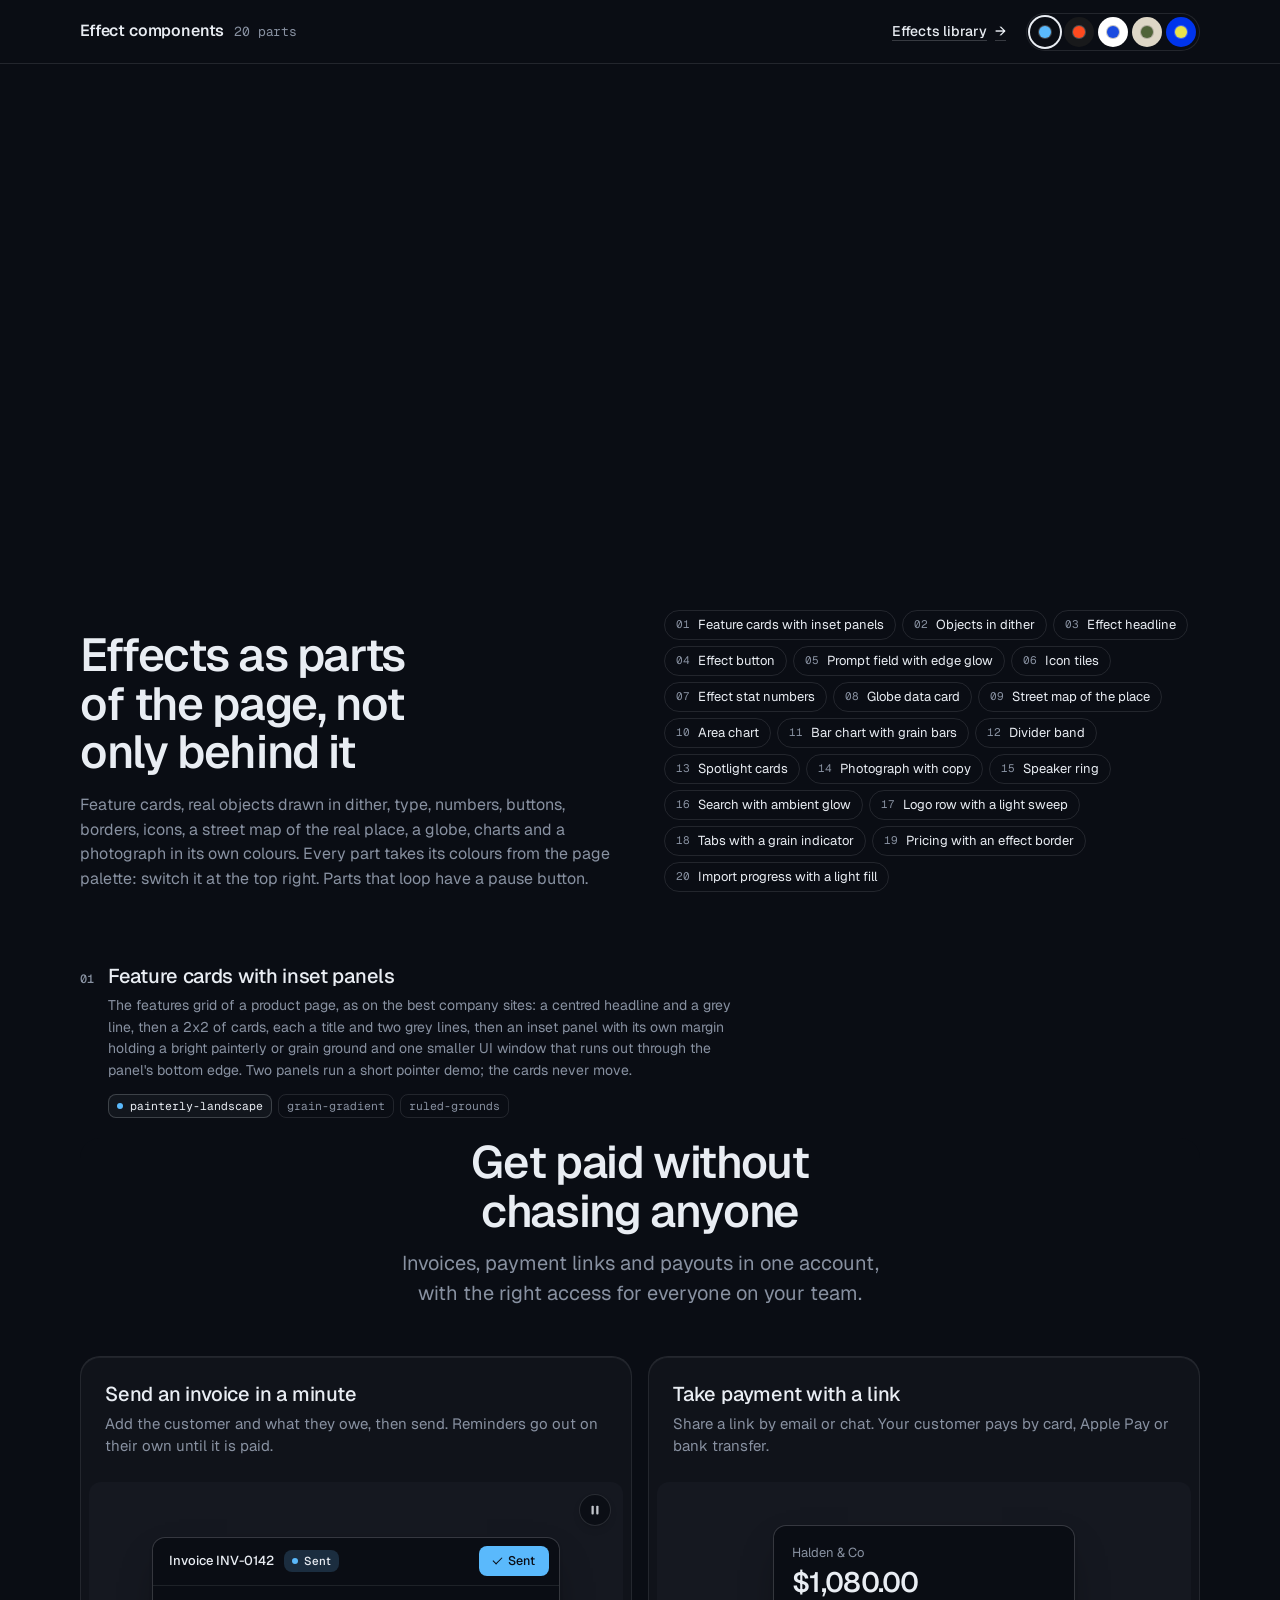
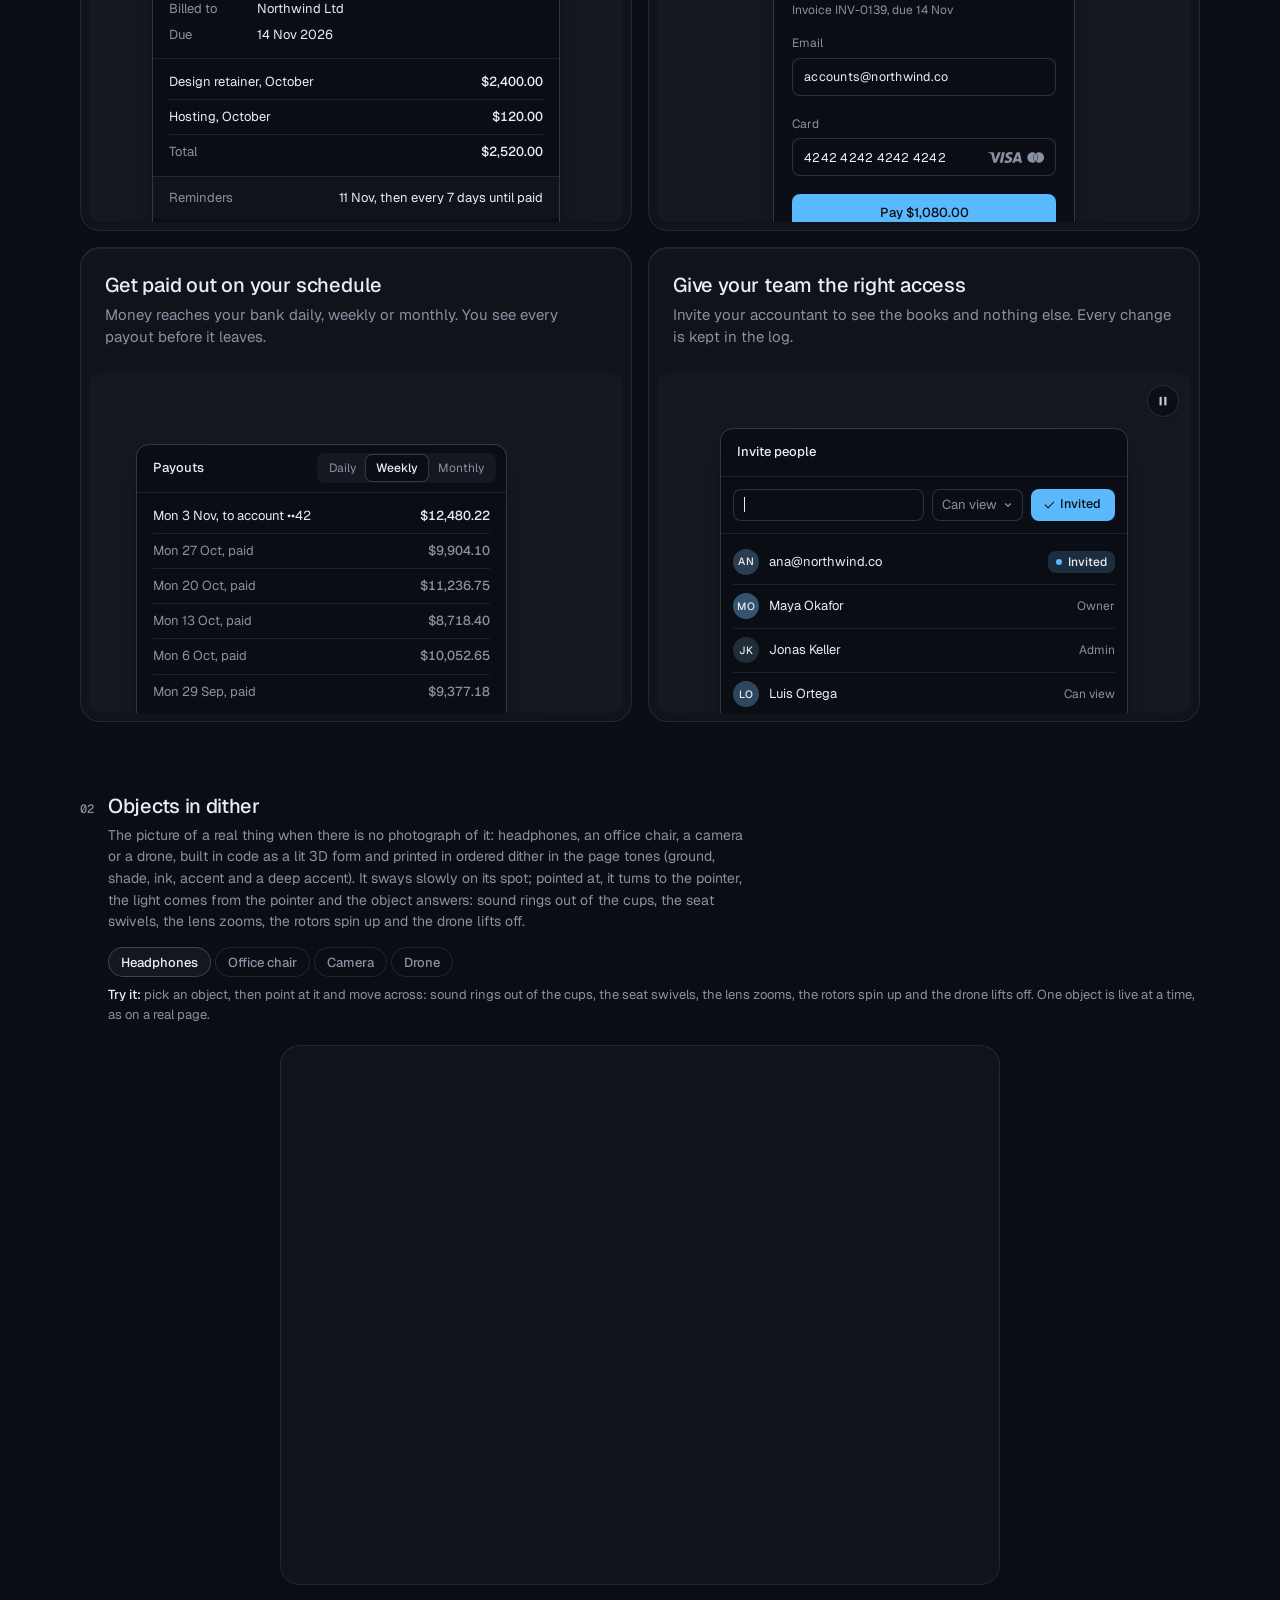
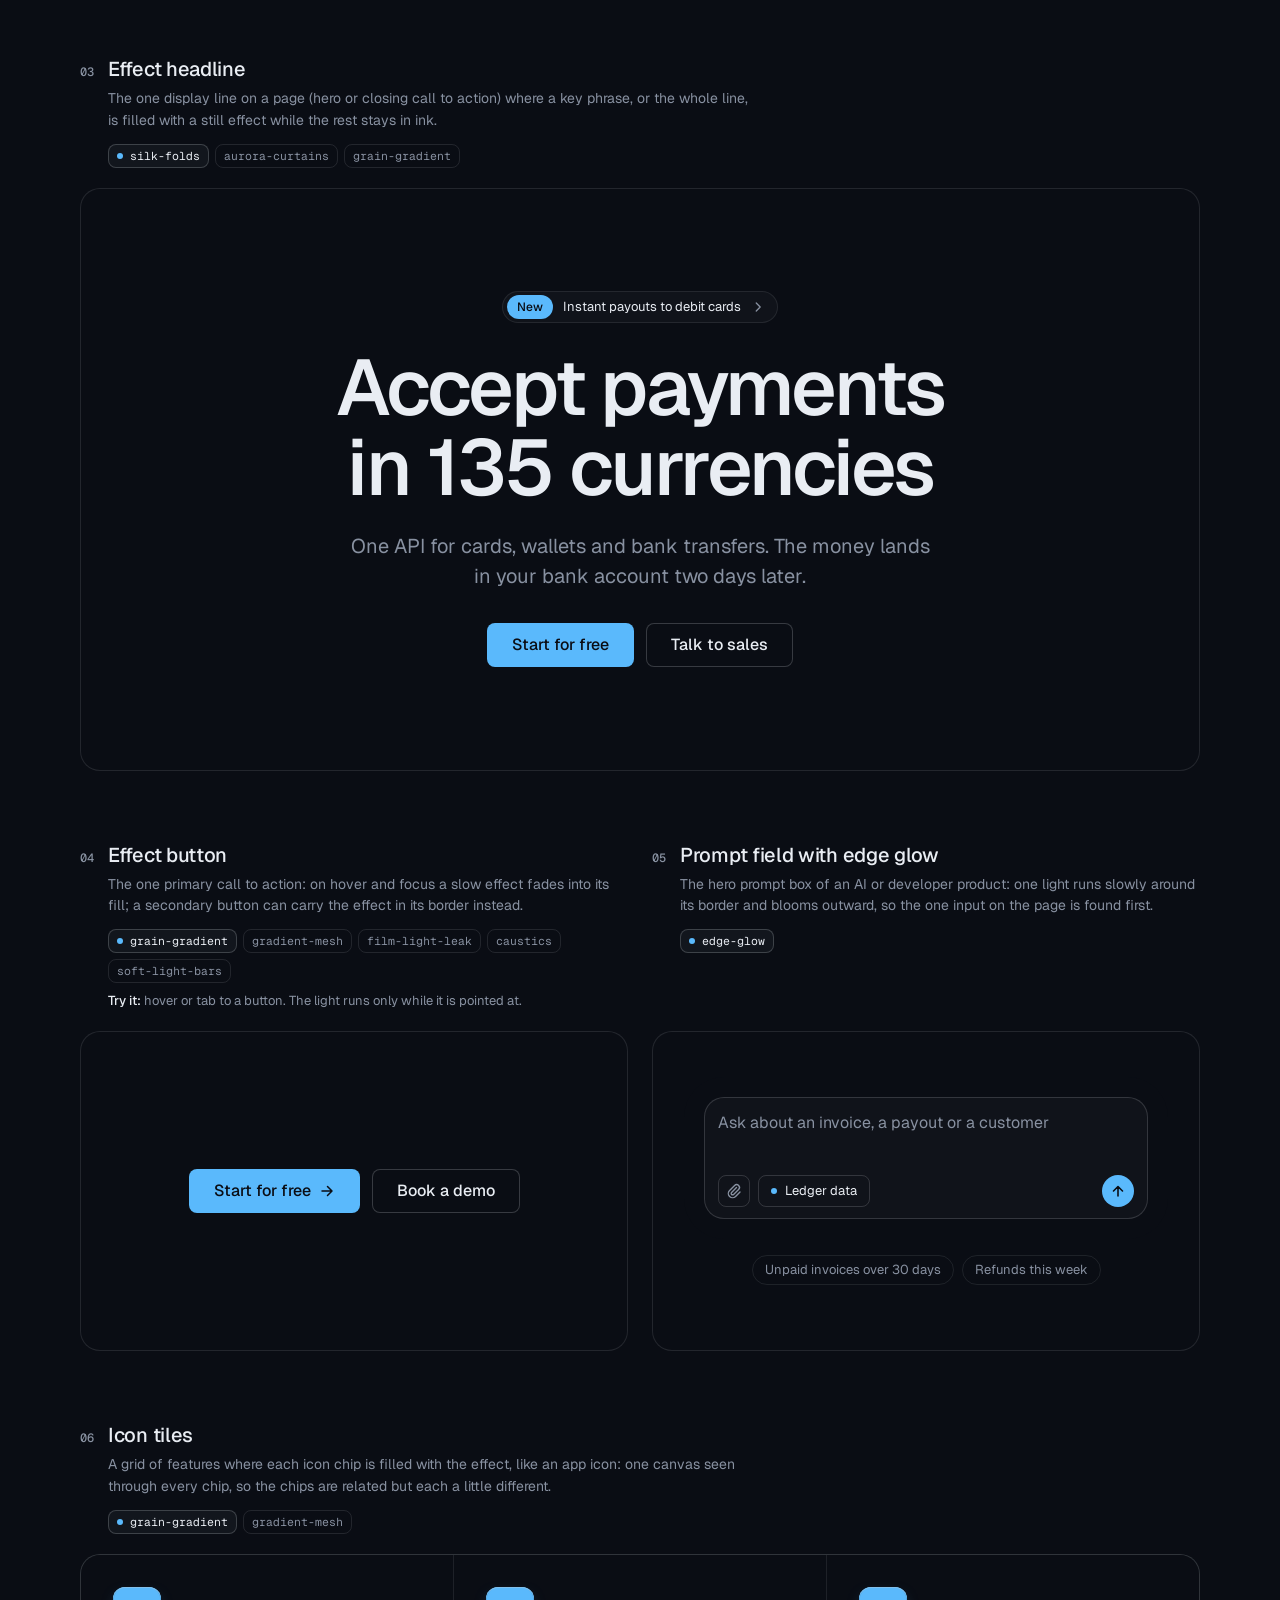
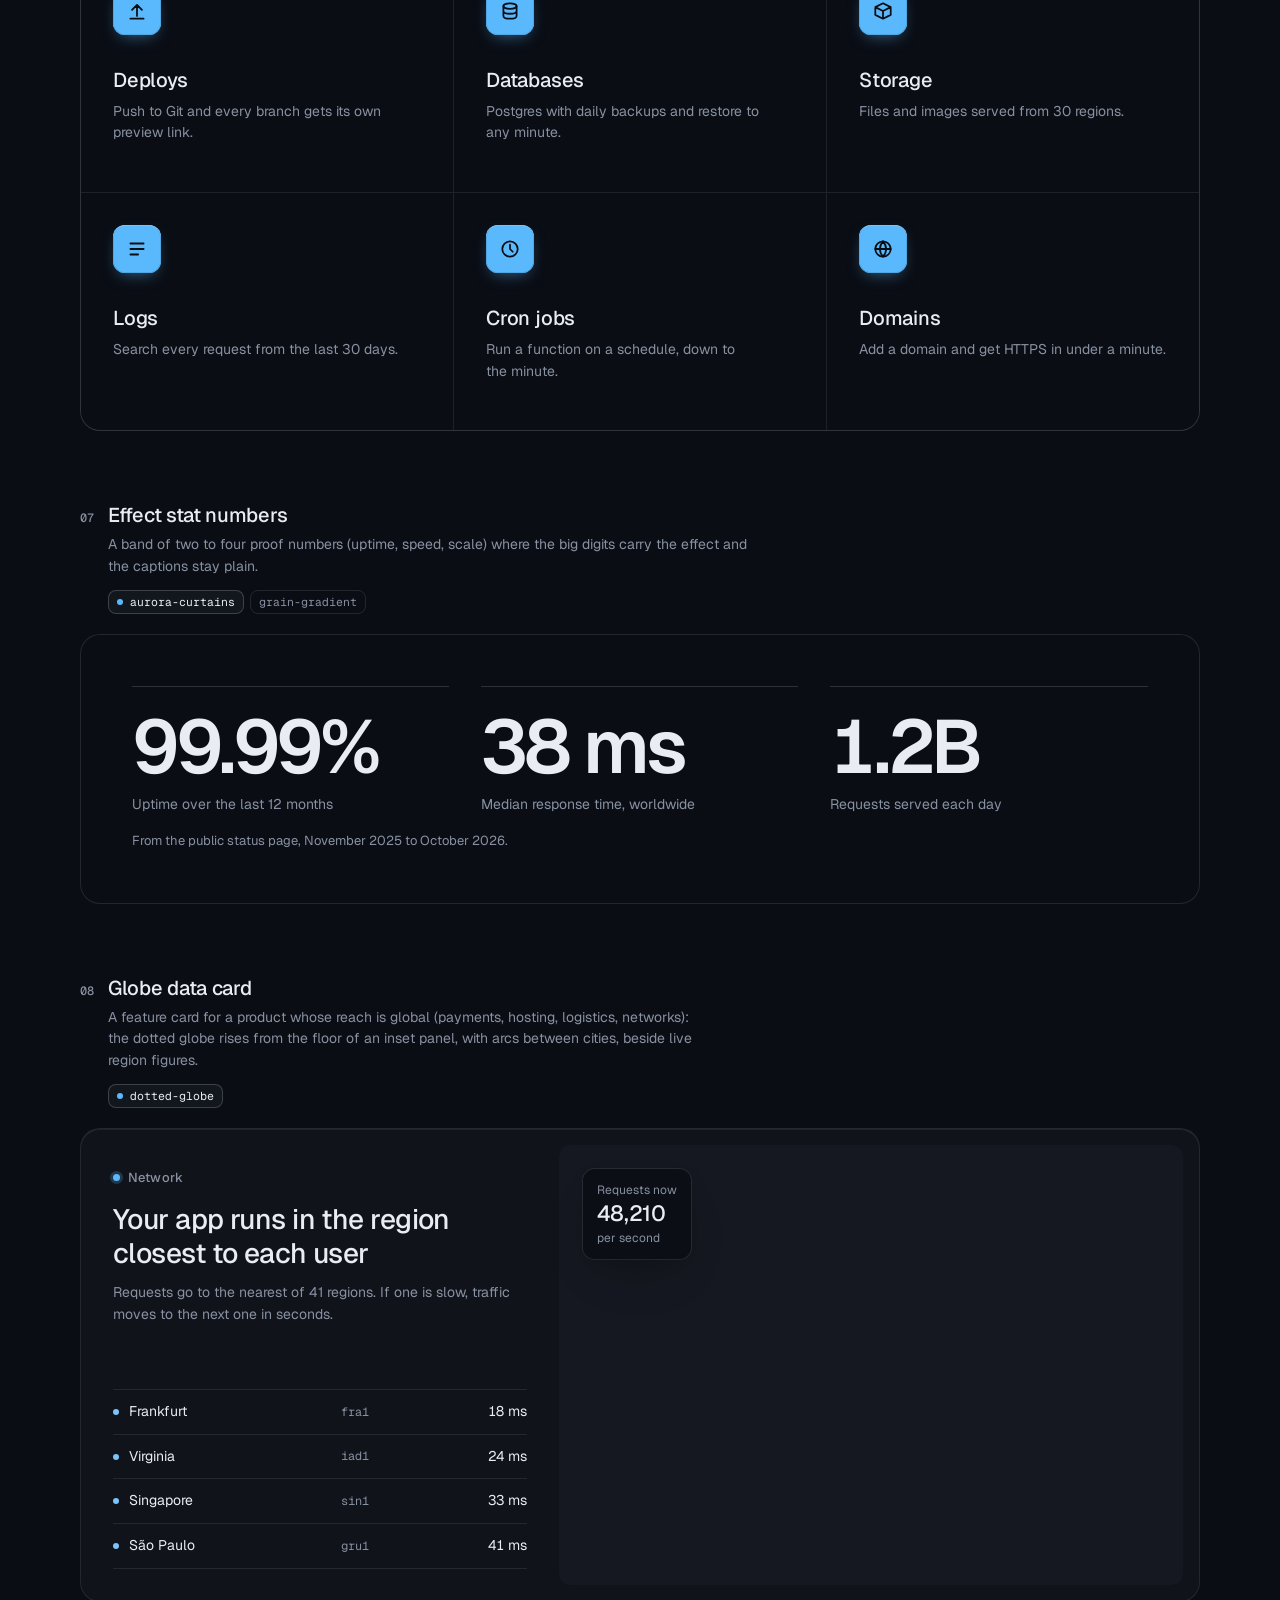
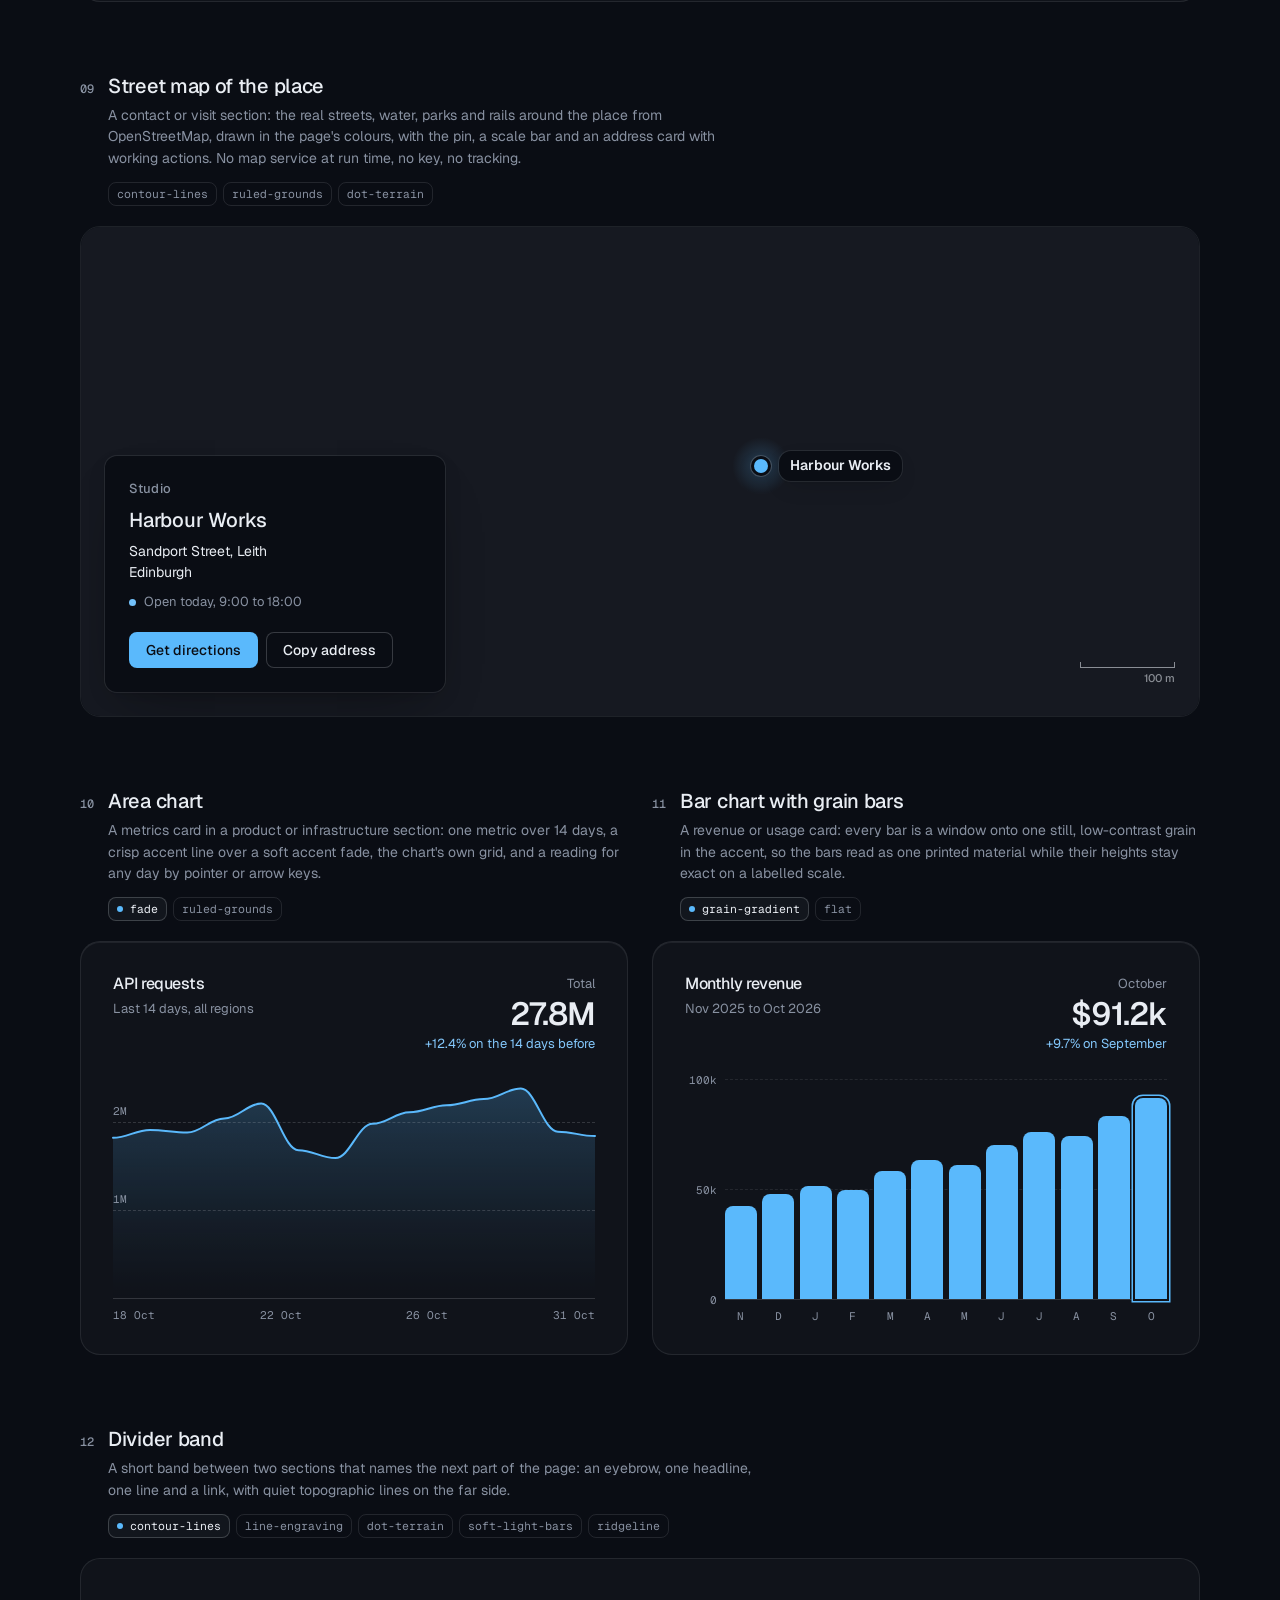
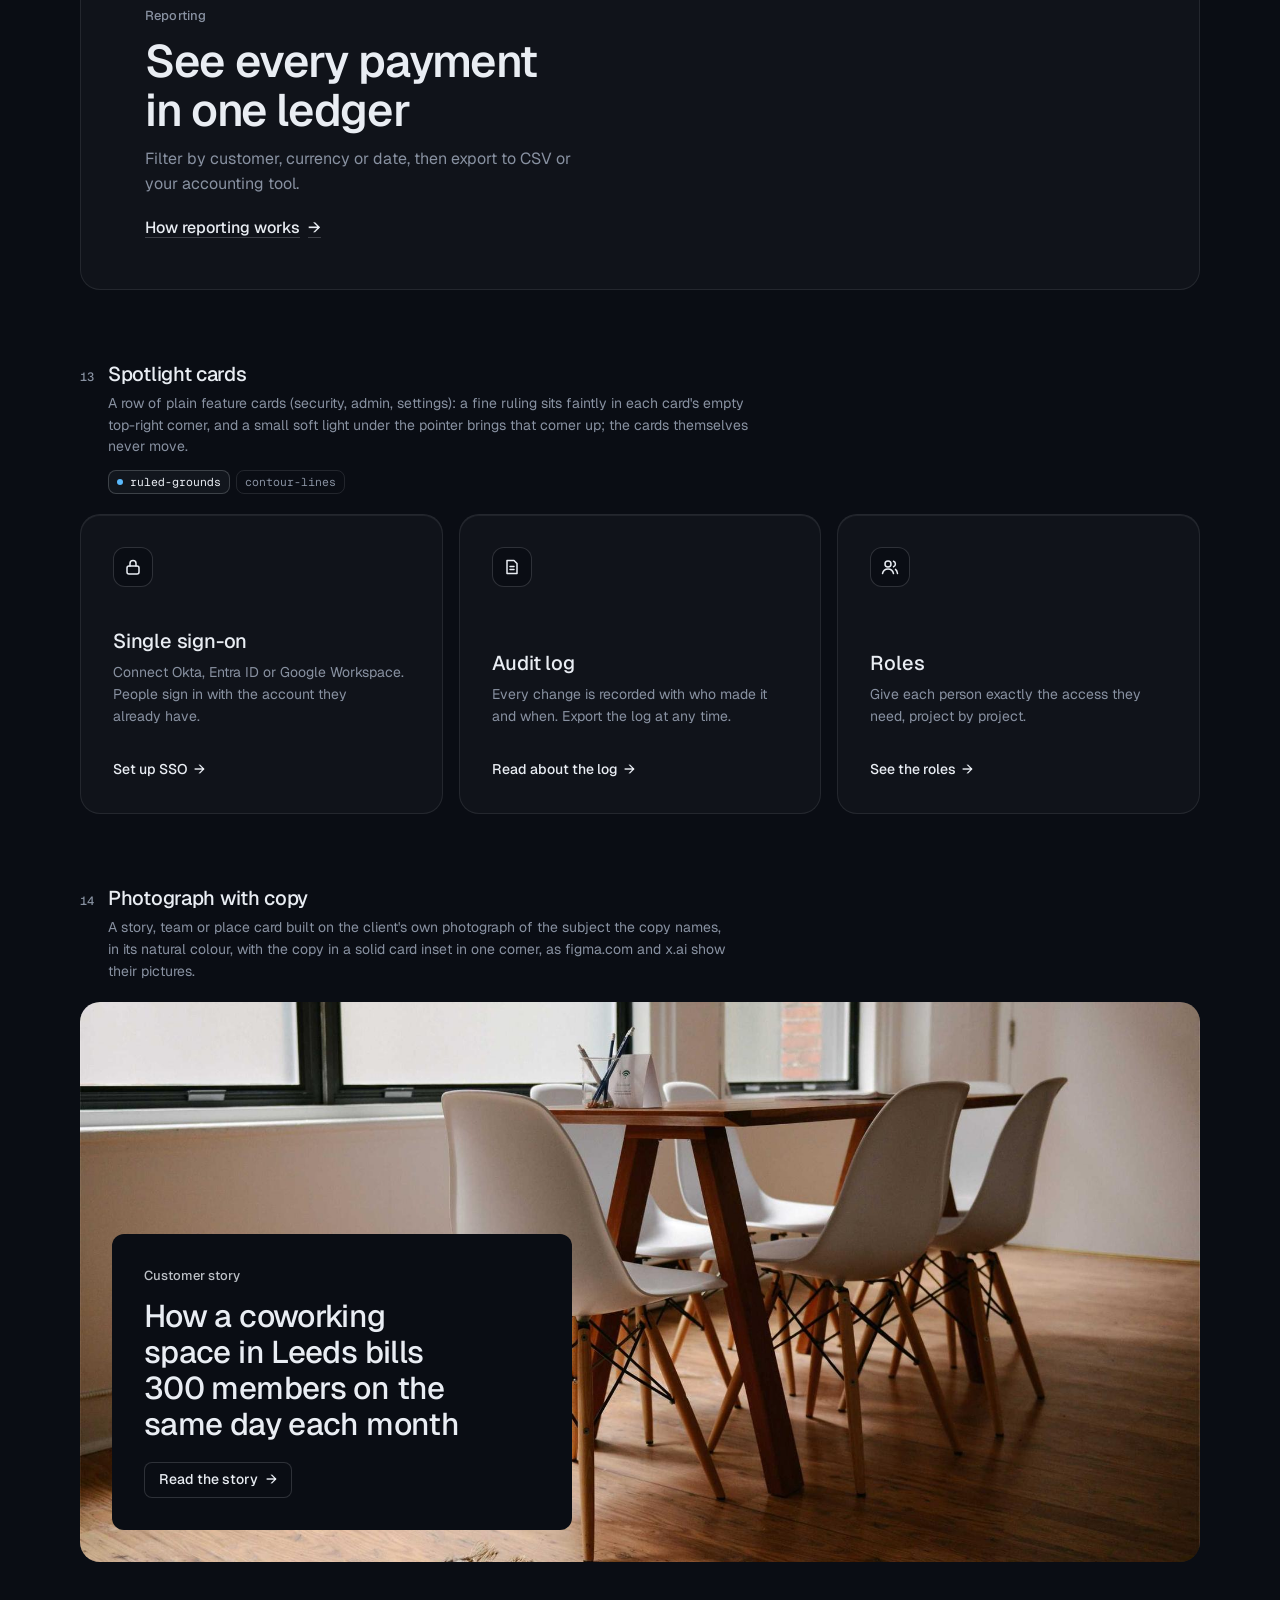
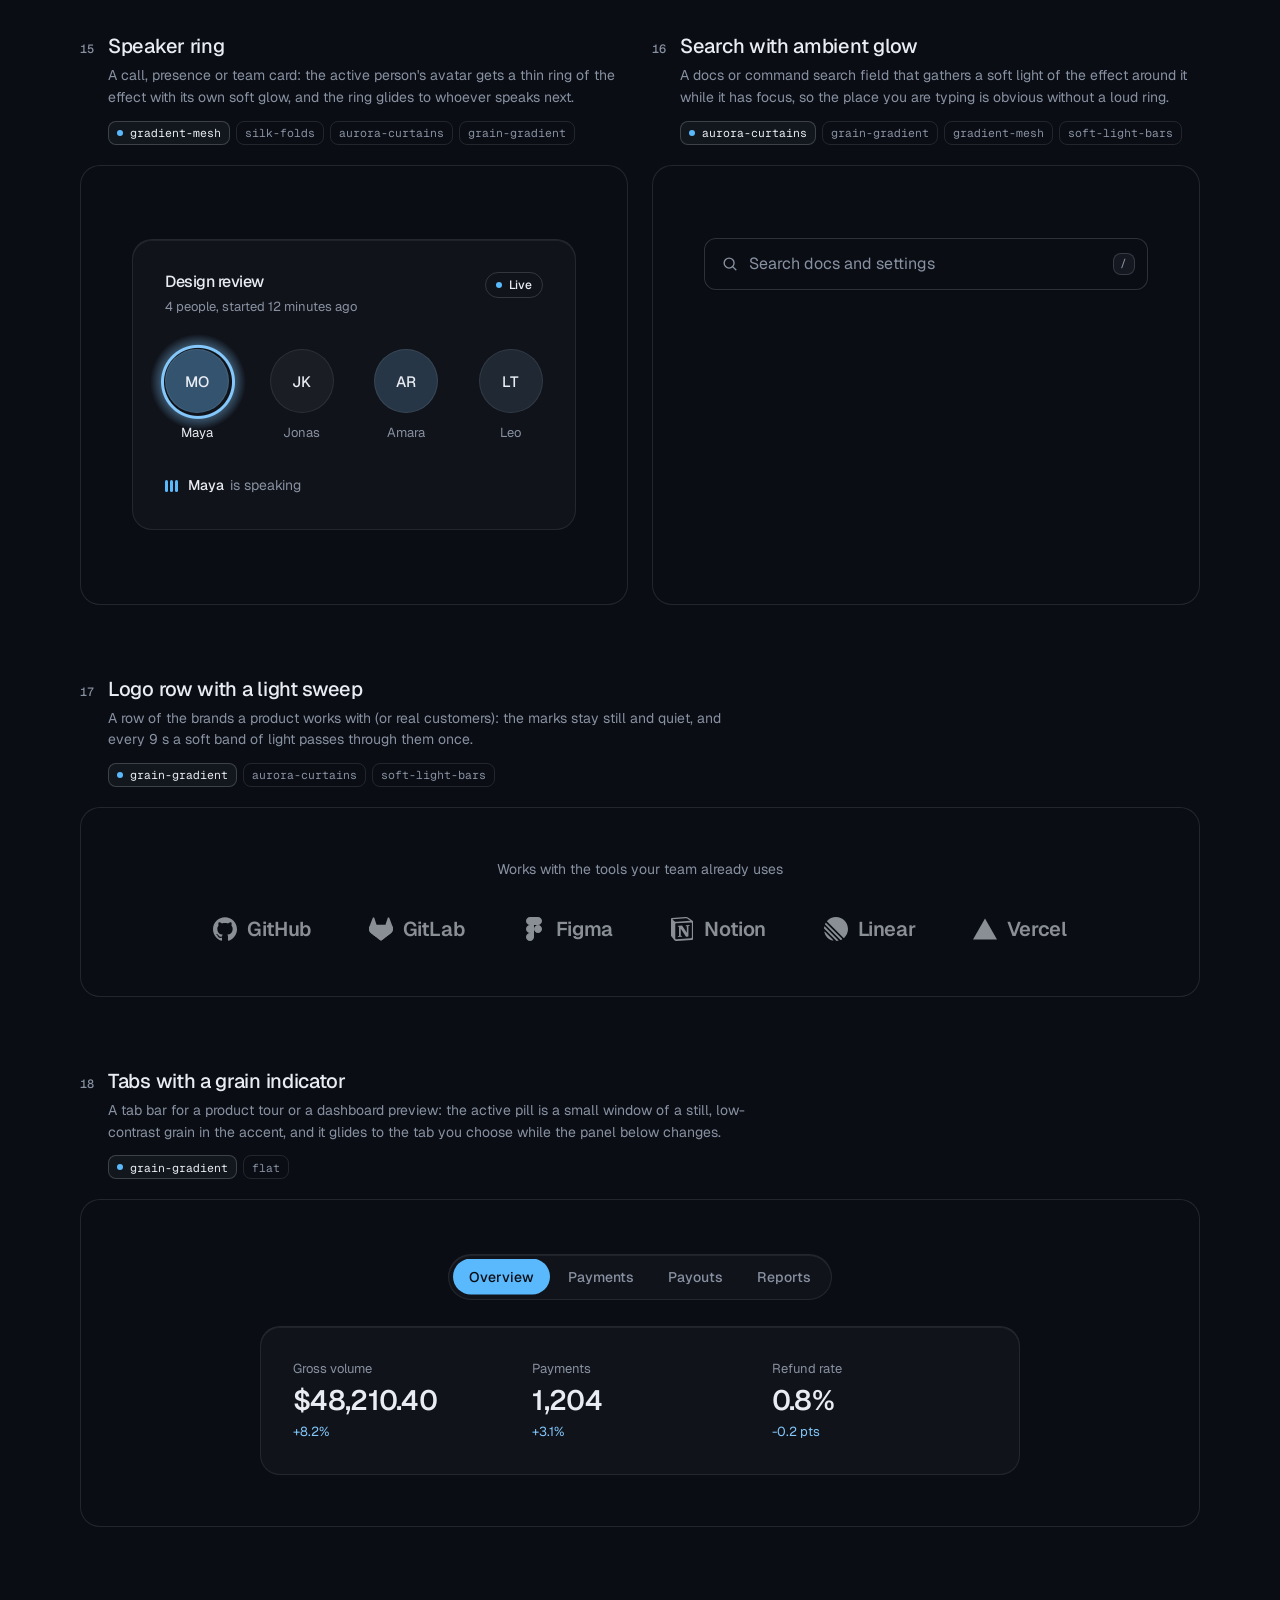
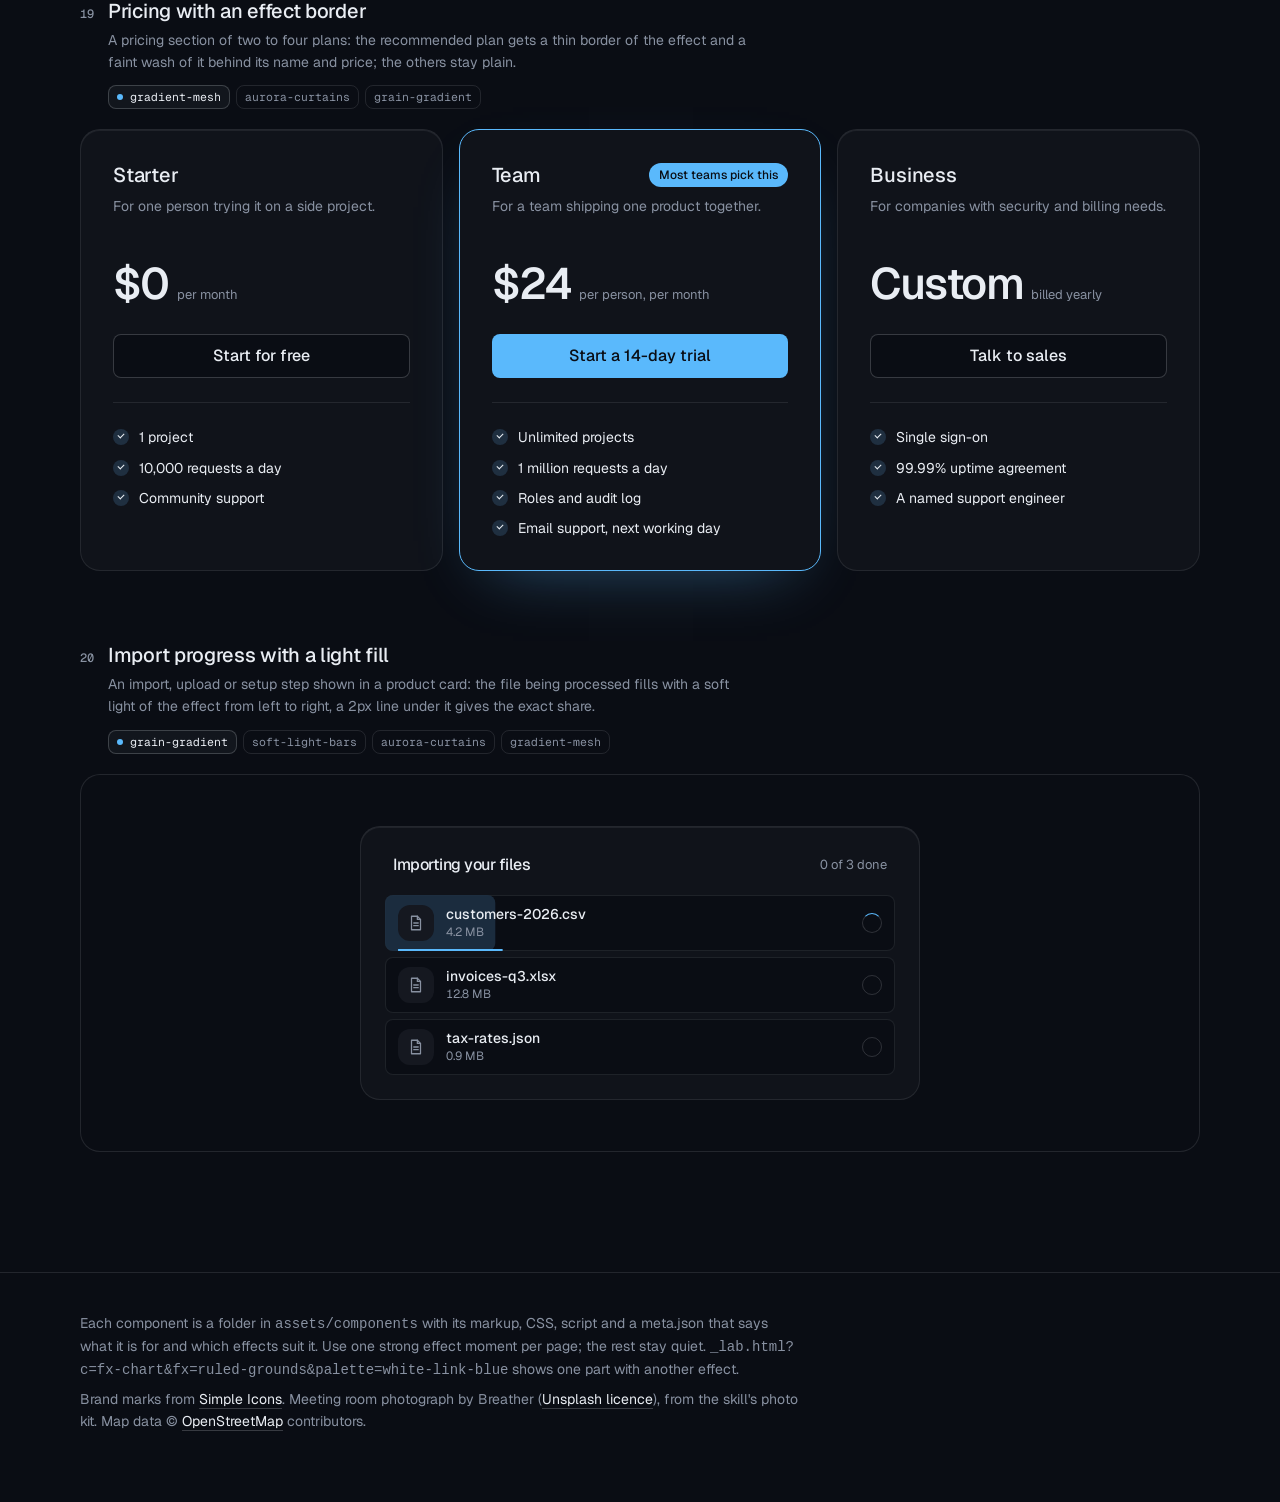
<file: .claude/skills/design-taste-frontend/assets/components/index.html>
<!doctype html>
<html lang="en" data-radius="soft">
<head>
<script>window.__tpGlMax = 16;   /* a gallery shows many live effects at once; a page of a site keeps the default 4 (fx.js) */</script>
<meta charset="utf-8">
<meta name="viewport" content="width=device-width, initial-scale=1">
<title>Effect components</title>
<link rel="preconnect" href="https://fonts.googleapis.com">
<link rel="preconnect" href="https://fonts.gstatic.com" crossorigin>
<link href="https://fonts.googleapis.com/css2?family=Geist:wght@100..900&family=Geist+Mono:wght@400..600&display=swap" rel="stylesheet">
<link rel="stylesheet" href="../system.css">
<link rel="stylesheet" href="./base.css">
<style>
  :root {
    --font-display: "Geist", system-ui, sans-serif;
    --font-text: "Geist", system-ui, sans-serif;
    --font-mono: "Geist Mono", ui-monospace, monospace;
    --display-weight: 560;
    --display-tracking: -0.03em;
    --container: 1200px;
  }
  body { min-height: 100vh; }
  .top {
    position: sticky; top: 0; z-index: 50; height: 64px; background: var(--bg);
    border-bottom: 1px solid var(--line);
  }
  .top .container { height: 100%; display: flex; align-items: center; justify-content: space-between; gap: 16px; }
  .brand { display: flex; align-items: center; gap: 10px; font-weight: 560; letter-spacing: -0.01em; }
  .brand small { font: 400 13px/1 var(--font-mono); color: var(--muted); }
  .top nav { display: flex; align-items: center; gap: 20px; }
  .top nav a.link { font-size: 14px; }
  .swatches { display: flex; gap: 4px; padding: 3px; border: 1px solid var(--line); border-radius: 999px; background: var(--bg); }
  .swatches button {
    width: 30px; height: 30px; border-radius: 999px; border: 0; padding: 0; cursor: pointer; position: relative;
    background: var(--sw-bg);
  }
  .swatches button::after {
    content: ""; position: absolute; inset: 9px; border-radius: 999px; background: var(--sw-accent);
    box-shadow: 0 0 0 1px color-mix(in oklab, var(--sw-ink) 25%, transparent);
  }
  .swatches button[aria-pressed="true"] { box-shadow: 0 0 0 2px var(--ink); }
  .swatches button:focus-visible { outline-offset: 3px; }

  .intro { padding-block: 64px 40px; display: grid; grid-template-columns: minmax(0, 6fr) minmax(0, 6fr); gap: 48px; align-items: end; }
  .intro h1 { font-size: clamp(34px, 2.2vw + 18px, 52px); line-height: 1.05; max-width: 15ch; }
  .intro p { margin-top: 16px; color: var(--muted); font-size: var(--t-body); line-height: 1.55; max-width: 52ch; }
  .index { display: flex; flex-wrap: wrap; gap: 6px; justify-content: flex-start; }
  @media (max-width: 1023px) { .intro { grid-template-columns: minmax(0, 1fr); gap: 28px; } }
  .index a {
    display: inline-flex; align-items: center; gap: 8px; height: 30px; padding: 0 11px; border-radius: 999px;
    border: 1px solid var(--line); font-size: 13px; color: var(--ink);
    transition: border-color var(--dur) var(--ease), background-color var(--dur) var(--ease);
  }
  .index a span { font-family: var(--font-mono); font-size: 11px; color: var(--muted); }
  .index a:hover { border-color: var(--line-strong); background: color-mix(in oklab, var(--ink) 4%, var(--bg)); }

  /* every part spans two rows of the list (its notes, its stage) as a subgrid, so the two parts of a
     half-width pair share one notes height and one stage height: their stages start and end level */
  .list { display: grid; grid-template-columns: repeat(2, minmax(0, 1fr)); column-gap: 24px; row-gap: 0; padding-bottom: 120px; }
  .sc { grid-column: 1 / -1; grid-row: span 2; display: grid; grid-template-rows: subgrid; row-gap: 20px; min-width: 0; scroll-margin-top: 88px; padding-top: 72px; }
  .sc:first-child { padding-top: 0; }
  .sc.is-half { grid-column: auto; }
  .sc.is-half .sc__stage:not(.is-center) { display: grid; }
  .sc__meta { display: grid; grid-template-columns: auto 1fr; column-gap: 14px; row-gap: 6px; align-items: baseline; align-content: start; }
  .sc__note { grid-column: 2; margin: 2px 0 0; font-size: 13px; color: var(--muted); }
  .sc__note::before { content: "Try it: "; color: var(--ink); font-weight: 500; }
  .sc__no { font: 500 12px/1 var(--font-mono); color: var(--muted); padding-top: 2px; }
  .sc__name { font: 500 20px/1.25 var(--font-text); letter-spacing: -0.015em; margin: 0; }
  .sc__for { grid-column: 2; color: var(--muted); font-size: 14px; line-height: 1.55; max-width: 72ch; margin: 0; }
  .sc__fx { grid-column: 2; display: flex; flex-wrap: wrap; gap: 6px; margin-top: 6px; }
  .sc__fx li {
    font: 400 11.5px/1 var(--font-mono); color: var(--muted); height: 24px; display: inline-flex; align-items: center;
    padding: 0 8px; border-radius: var(--r-sm); border: 1px solid var(--line);
  }
  .sc__fx li.is-on { color: var(--ink); border-color: var(--line-strong); background: color-mix(in oklab, var(--ink) 5%, var(--bg)); }
  .sc__fx li.is-on::before { content: ""; width: 6px; height: 6px; border-radius: 99px; background: var(--accent); margin-right: 7px; }
  .sc__stage {
    position: relative; min-width: 0; border: 1px solid var(--line); border-radius: var(--r-lg);
    padding: clamp(20px, 4vw, 56px); background: var(--bg);
  }
  .sc__stage.is-tall { padding-block: clamp(56px, 8vw, 120px); }
  .sc__stage.is-flush { padding: 0; border: 0; }
  .sc__stage.is-center { display: grid; place-items: center; min-height: 320px; }
  /* one object, at a size a page would give it */
  #fx-dither-object .sc__stage { display: grid; justify-items: center; }
  #fx-dither-object .cx-obj { width: min(100%, 720px); }
  .sc__pick { grid-column: 2; display: flex; flex-wrap: wrap; gap: 4px; margin-top: 8px; }
  .sc__pick button {
    height: 30px; padding: 0 12px; border-radius: 999px; border: 1px solid var(--line); background: var(--bg);
    font: 500 13px/1 var(--font-text); color: var(--muted); cursor: pointer;
  }
  .sc__pick button:hover { color: var(--ink); border-color: var(--line-strong); }
  .sc__pick button[aria-pressed="true"] { color: var(--ink); border-color: var(--line-strong); background: color-mix(in oklab, var(--ink) 6%, var(--bg)); }
  /* the search list opens below its field: leave it room inside the frame */
  #fx-search .sc__stage { min-height: 440px; place-items: start center; padding-top: 72px; }
  .sc__stage:empty::after { content: "Loading"; color: var(--muted); font-size: 13px; }

  .foot { border-top: 1px solid var(--line); padding: 40px 0 64px; color: var(--muted); font-size: 14px; }
  .foot p { max-width: 80ch; margin: 0 0 8px; }
  .foot a { color: var(--ink); text-decoration: underline; text-decoration-color: var(--line-strong); text-underline-offset: 4px; }

  @media (max-width: 899px) {
    .list { grid-template-columns: minmax(0, 1fr); }
    .sc.is-half { grid-column: 1 / -1; }
    .top nav a.link { display: none; }
  }
  @media (max-width: 639px) {
    .intro { padding-block: 48px 32px; }
    .sc { padding-top: 48px; }
    .sc__meta { grid-template-columns: 1fr; }
    .sc__no { display: none; }
    .sc__for, .sc__fx, .sc__note, .sc__pick { grid-column: 1; }
    .sc__stage.is-center { min-height: 240px; }
    .brand small { display: none; }
  }
</style>
</head>
<body>
<header class="top">
  <div class="container">
    <div class="brand">Effect components <small id="count"></small></div>
    <nav aria-label="Palette and links">
      <a class="link" href="../effects/gallery.html">Effects library</a>
      <div class="swatches" id="swatches" role="group" aria-label="Page palette"></div>
    </nav>
  </div>
</header>

<main>
  <section class="intro container">
    <div>
      <h1>Effects as parts of the page, not only behind it</h1>
      <p id="lede">Feature cards, real objects drawn in dither, type, numbers, buttons, borders, icons, a street map of the real place, a globe, charts and a photograph in its own colours. Every part takes its colours from the page palette: switch it at the top right. Parts that loop have a pause button.</p>
    </div>
    <nav class="index" id="index" aria-label="Components"></nav>
  </section>
  <div class="container list" id="list"></div>
</main>

<footer class="foot">
  <div class="container">
    <p>Each component is a folder in <code>assets/components</code> with its markup, CSS, script and a meta.json that says what it is for and which effects suit it. Use one strong effect moment per page; the rest stay quiet. <code>_lab.html?c=fx-chart&amp;fx=ruled-grounds&amp;palette=white-link-blue</code> shows one part with another effect.</p>
    <p>Brand marks from <a href="https://simpleicons.org/">Simple Icons</a>. Meeting room photograph by Breather (<a href="https://unsplash.com/photos/DEdM9Vs6s8w">Unsplash licence</a>), from the skill's photo kit. Map data © <a href="https://www.openstreetmap.org/copyright">OpenStreetMap</a> contributors.</p>
  </div>
</footer>

<script type="module">
  import fx from '../effects/fx.js';

  // component id, layout and stage style, in page order
  const COMPONENTS = [
    { id: 'fx-feature-card', stage: 'is-flush' },
    { id: 'fx-dither-object', stage: 'is-flush', note: 'pick an object, then point at it and move across: sound rings out of the cups, the seat swivels, the lens zooms, the rotors spin up and the drone lifts off. One object is live at a time, as on a real page.' },
    { id: 'fx-headline', stage: 'is-tall' },
    { id: 'fx-button', half: true, stage: 'is-center', note: 'hover or tab to a button. The light runs only while it is pointed at.' },
    { id: 'fx-prompt', half: true, stage: 'is-center' },
    { id: 'fx-icon-tiles', stage: 'is-flush' },
    { id: 'fx-stat' },
    { id: 'fx-globe', stage: 'is-flush' },
    { id: 'fx-map', stage: 'is-flush' },
    { id: 'fx-chart', half: true, stage: 'is-flush' },
    { id: 'fx-bars', half: true, stage: 'is-flush' },
    { id: 'fx-band', stage: 'is-flush' },
    { id: 'fx-spotlight', stage: 'is-flush' },
    { id: 'fx-photo', stage: 'is-flush' },
    { id: 'fx-avatar', half: true, stage: 'is-center' },
    { id: 'fx-search', half: true, stage: 'is-center' },
    { id: 'fx-logos' },
    { id: 'fx-tabs' },
    { id: 'fx-pricing', stage: 'is-flush' },
    { id: 'fx-progress', stage: 'is-center' },
  ];

  const PALETTES = [
    { id: 'blue-black-cornflower', name: 'Night, cornflower', bg: '#0a0d14', surface: '#131824', ink: '#e9edf3', muted: '#8891a1', accent: '#5ab9fc', accentInk: '#0a0d14' },
    { id: 'graphite-safety-orange', name: 'Graphite, orange', bg: '#18191b', surface: '#222427', ink: '#eff0f1', muted: '#9c9ea3', accent: '#ff4a1f', accentInk: '#18191b' },
    { id: 'white-link-blue', name: 'White, blue', bg: '#ffffff', surface: '#f4f4f4', ink: '#111111', muted: '#6b6b6b', accent: '#1a4be0', accentInk: '#ffffff' },
    { id: 'moss-sand', name: 'Sand, moss', bg: '#ddd6c6', surface: '#d2cab8', ink: '#2a2a26', muted: '#59574e', accent: '#4f6238', accentInk: '#ffffff' },
    { id: 'cobalt-field', name: 'Cobalt field', bg: '#0034eb', surface: '#002fd6', ink: '#ffffff', muted: '#dfe4f2', accent: '#e9e34a', accentInk: '#111111' },
  ];

  const q = new URLSearchParams(location.search);
  if (q.has('time')) fx.setClock(+q.get('time'));
  if (q.has('fallback')) fx.config.forceFallback = true;
  const only = q.get('only') ? q.get('only').split(',') : null;
  const list = document.getElementById('list');
  const index = document.getElementById('index');
  const swatches = document.getElementById('swatches');

  /*
    The budget: a laptop's integrated GPU shares its memory with everything else, so this page never
    holds more than 4 live WebGL contexts. A part is started when it comes near the viewport and
    destroyed when it leaves it; still parts draw once and free their context; fx.js frees any idle
    off-screen context past 4. liveGL() counts the contexts that are open right now.
  */
  fx.config.maxLive = 4;
  const contexts = new Set();
  let peakGL = 0;
  const getContext = HTMLCanvasElement.prototype.getContext;
  HTMLCanvasElement.prototype.getContext = function (type, ...rest) {
    const c = getContext.call(this, type, ...rest);
    if (c && /webgl/i.test(type) && !contexts.has(c)) { contexts.add(c); peakGL = Math.max(peakGL, liveGL()); }
    return c;
  };
  function liveGL() {
    for (const c of contexts) if (c.isContextLost()) contexts.delete(c);
    return contexts.size;
  }

  // the dither object: one live at a time, switched here (a real page shows one object)
  const OBJECTS = {
    headphones: ['Headphones', 'Over-ear, wireless'],
    chair: ['Office chair', 'Swivel seat on five castors'],
    camera: ['Camera', 'Mirrorless, with a zoom lens'],
    drone: ['Drone', 'Four rotors and a camera'],
  };
  let object = OBJECTS[q.get('object')] ? q.get('object') : 'headphones';
  // print (ordered dither, the default) or studio (a smooth shaded render: no picker until it is anti-aliased; ?render=studio)
  let render = q.get('render') === 'studio' ? 'studio' : 'print';

  function applyPalette(p) {
    const c = fx.color;
    const action = c.contrast(p.accent, p.bg) >= 2.2 ? p.accent : p.ink;
    const actionInk = action === p.accent ? p.accentInk : p.bg;
    const s = document.documentElement.style;
    const set = (k, v) => s.setProperty(k, v);
    set('--p-bg', p.bg); set('--p-surface', p.surface); set('--p-ink', p.ink); set('--p-muted', p.muted);
    set('--p-accent', p.accent); set('--p-accent-ink', p.accentInk); set('--p-action', action); set('--p-action-ink', actionInk);
    document.documentElement.style.colorScheme = c.isDark(p.bg) ? 'dark' : 'light';
    for (const b of swatches.children) b.setAttribute('aria-pressed', String(b.dataset.id === p.id));
  }

  async function load(entry) {
    const base = `./${entry.id}/`;
    const [meta, html, mod] = await Promise.all([
      fetch(base + 'meta.json').then(r => (r.ok ? r.json() : null)),
      fetch(base + 'component.html').then(r => (r.ok ? r.text() : null)),
      import(base + 'component.js').catch(err => { console.warn(entry.id, err); return null; }),
    ]).catch(() => [null, null, null]);
    if (!meta || !html || !mod) return null;
    const link = document.createElement('link');
    link.rel = 'stylesheet';
    link.href = base + 'component.css';
    document.head.append(link);
    await new Promise(r => { link.onload = link.onerror = r; });
    return { ...entry, meta, html, mod };
  }

  function section(e, n) {
    const s = document.createElement('section');
    s.className = 'sc' + (e.half ? ' is-half' : '');
    s.id = e.id;
    const fxList = (e.meta.effects || []).map(id => `<li class="${id === e.meta.default ? 'is-on' : ''}">${id}</li>`).join('');
    const pick = e.id === 'fx-dither-object'
      ? `<div class="sc__pick" role="group" aria-label="Object">${Object.keys(OBJECTS).map(k => `<button type="button" data-object="${k}" aria-pressed="${k === object}">${OBJECTS[k][0]}</button>`).join('')}</div>`
      : '';
    s.innerHTML = `
      <div class="sc__meta">
        <span class="sc__no">${String(n).padStart(2, '0')}</span>
        <h2 class="sc__name">${e.meta.name}</h2>
        <p class="sc__for">${e.meta.for}</p>
        ${fxList ? `<ul class="sc__fx" aria-label="Effects that suit it">${fxList}</ul>` : ''}
        ${pick}
        ${e.note ? `<p class="sc__note">${e.note}</p>` : ''}
      </div>
      <div class="sc__stage ${e.stage || ''}"></div>`;
    return s;
  }

  // the markup is placed at once (the page keeps its full height); the scripts run only near the viewport
  function markup(e) {
    const stage = e.section.querySelector('.sc__stage');
    stage.innerHTML = e.html;
    if (e.id === 'fx-dither-object') {
      const fig = stage.querySelector('.cx-obj');
      fig.dataset.cxObject = object;
      if (render === 'studio') fig.dataset.cxRender = 'studio'; else delete fig.dataset.cxRender;
      fig.querySelector('.cx-obj__stage').removeAttribute('aria-label');
    }
    return stage;
  }
  function start(e) {
    if (e.ctrl) return;
    const stage = markup(e);
    try { e.ctrl = e.mod.default(stage.firstElementChild || stage) || { destroy() {} }; } catch (err) { console.error(e.id, err); e.ctrl = { destroy() {} }; }
  }
  function stop(e) {
    if (!e.ctrl) return;
    try { e.ctrl.destroy?.(); } catch (err) { console.warn(e.id, err); }
    fx.unmountAll(e.section);
    e.ctrl = null;
  }

  function setPalette(p, entries) {
    entries.forEach(stop);
    applyPalette(p);
    try { localStorage.setItem('cx-palette', p.id); } catch (_) {}
    requestAnimationFrame(() => entries.forEach(e => (e.near ? start(e) : markup(e))));
  }

  let saved = null;
  try { saved = localStorage.getItem('cx-palette'); } catch (_) {}
  const first = PALETTES.find(p => p.id === q.get('palette')) || PALETTES.find(p => p.id === saved) || PALETTES[0];
  for (const p of PALETTES) {
    const b = document.createElement('button');
    b.type = 'button';
    b.dataset.id = p.id;
    b.title = p.name;
    b.setAttribute('aria-label', p.name);
    b.style.setProperty('--sw-bg', p.bg);
    b.style.setProperty('--sw-accent', p.accent);
    b.style.setProperty('--sw-ink', p.ink);
    swatches.append(b);
  }
  applyPalette(first);

  const wanted = COMPONENTS.filter(c => !only || only.includes(c.id));
  const entries = (await Promise.all(wanted.map(load))).filter(Boolean);
  document.getElementById('count').textContent = `${entries.length} parts`;
  entries.forEach((e, i) => {
    e.section = section(e, i + 1);
    list.append(e.section);
    markup(e);
    const a = document.createElement('a');
    a.href = '#' + e.id;
    a.innerHTML = `<span>${String(i + 1).padStart(2, '0')}</span>${e.meta.name}`;
    index.append(a);
  });
  await document.fonts.ready;
  const near = new IntersectionObserver(seen => {
    for (const en of seen) {
      const e = entries.find(x => x.section === en.target);
      if (!e) continue;
      e.near = en.isIntersecting;
      if (e.near) start(e); else stop(e);
    }
  }, { rootMargin: '10% 0px' });
  entries.forEach(e => near.observe(e.section));
  setTimeout(() => { document.documentElement.dataset.ready = '1'; }, 1500);

  swatches.addEventListener('click', ev => {
    const b = ev.target.closest('button');
    if (!b) return;
    const p = PALETTES.find(x => x.id === b.dataset.id);
    if (p) setPalette(p, entries);
  });
  list.addEventListener('click', ev => {
    const b = ev.target.closest('[data-object], [data-render]');
    if (!b || !(OBJECTS[b.dataset.object] || b.dataset.render)) return;
    if (b.dataset.render) render = b.dataset.render; else object = b.dataset.object;
    b.parentElement.querySelectorAll('button').forEach(x => x.setAttribute('aria-pressed', String(x === b)));
    const e = entries.find(x => x.id === 'fx-dither-object');
    stop(e);
    if (e.near) start(e); else markup(e);
  });
  window.__cx = {
    entries,
    setPalette: id => setPalette(PALETTES.find(p => p.id === id), entries),
    setObject: k => list.querySelector(`[data-object="${k}"]`)?.click(),
    gl: () => ({ live: liveGL(), peak: peakGL, started: entries.filter(e => e.ctrl).map(e => e.id) }),
  };
</script>

</body>
</html>
</file>
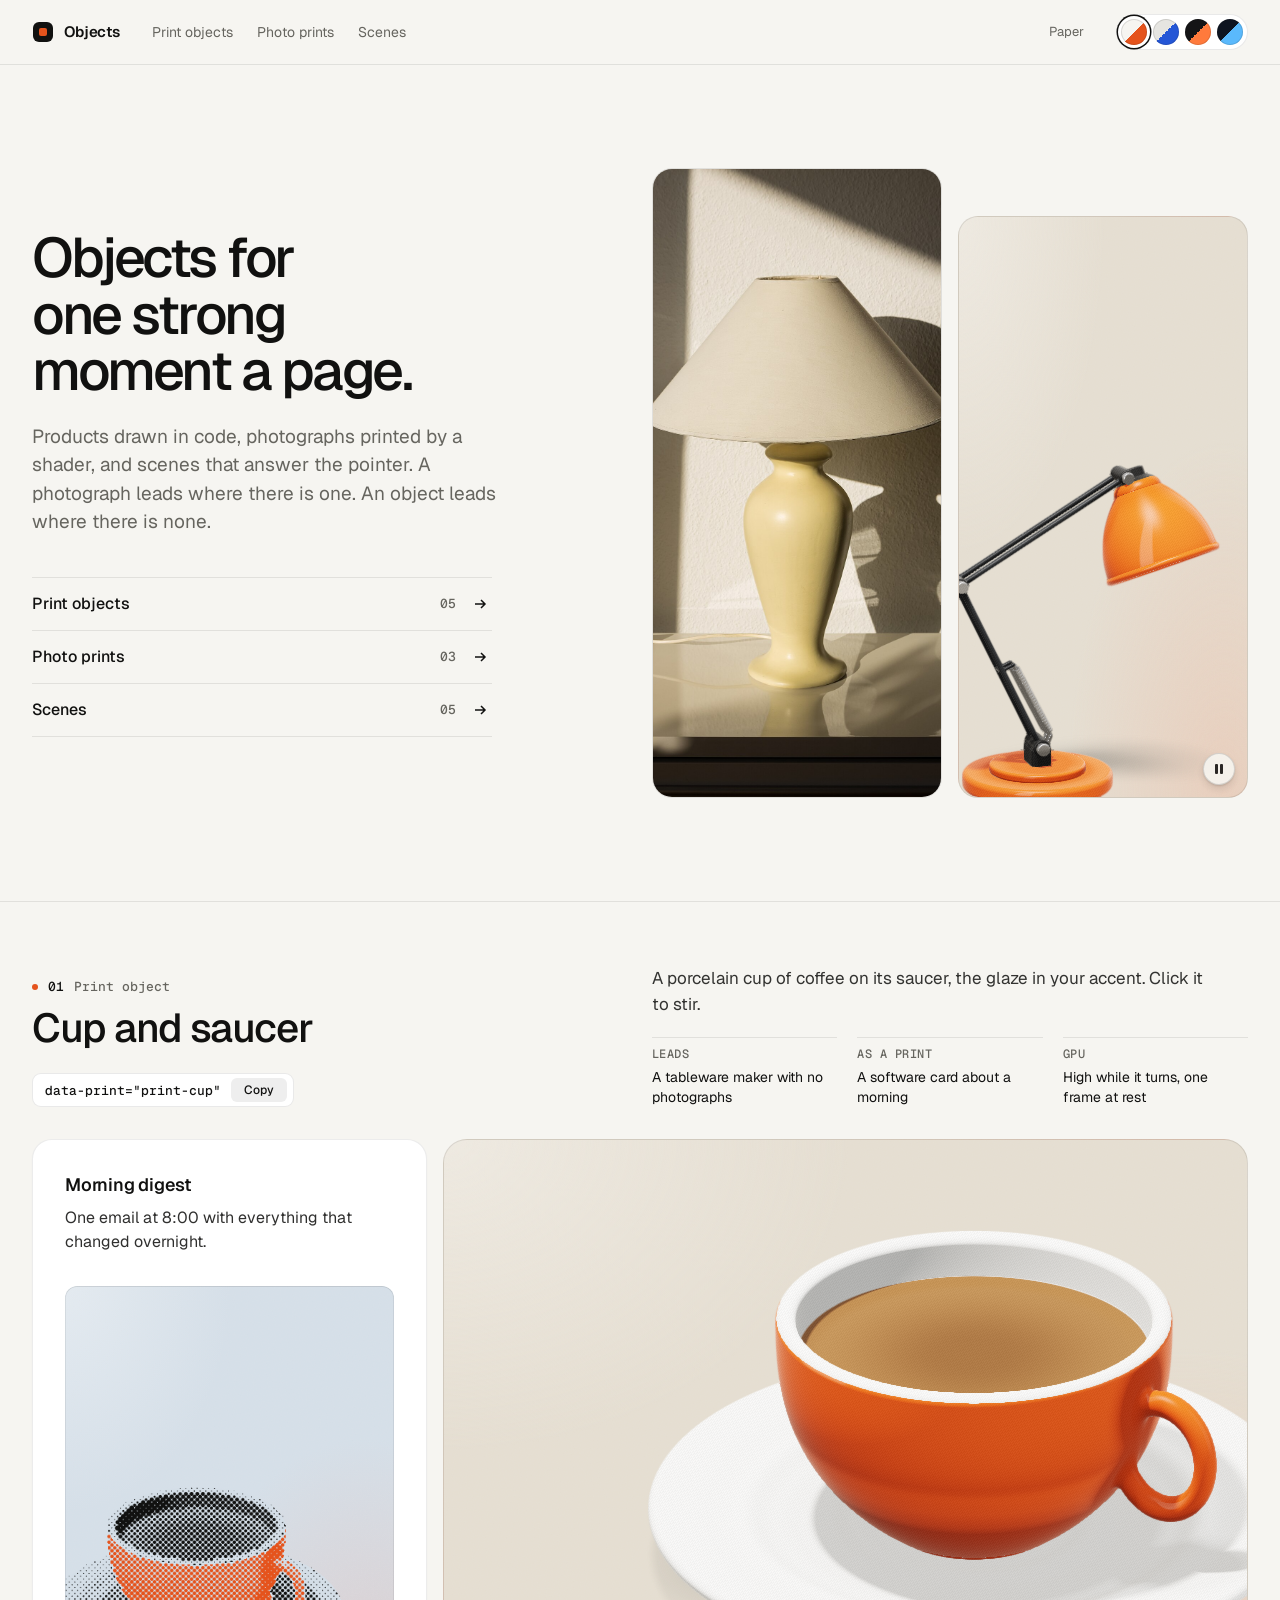
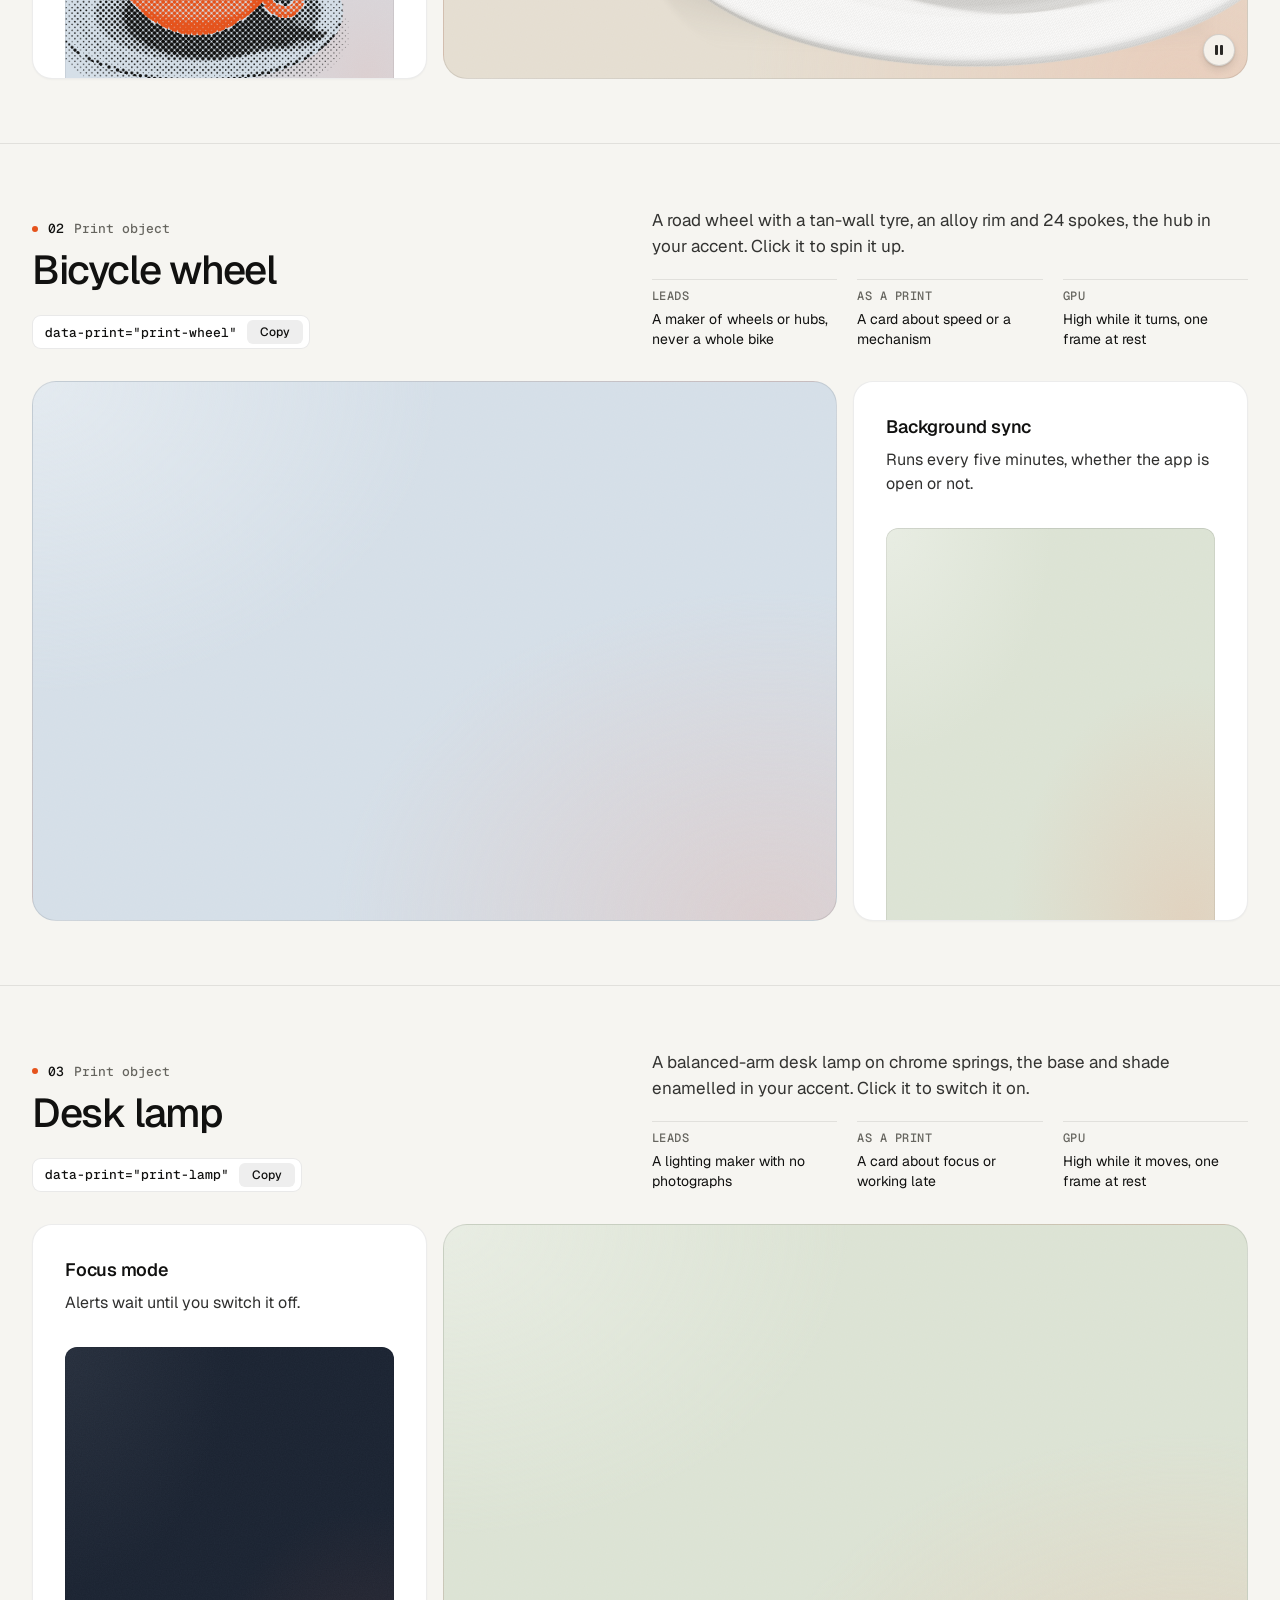
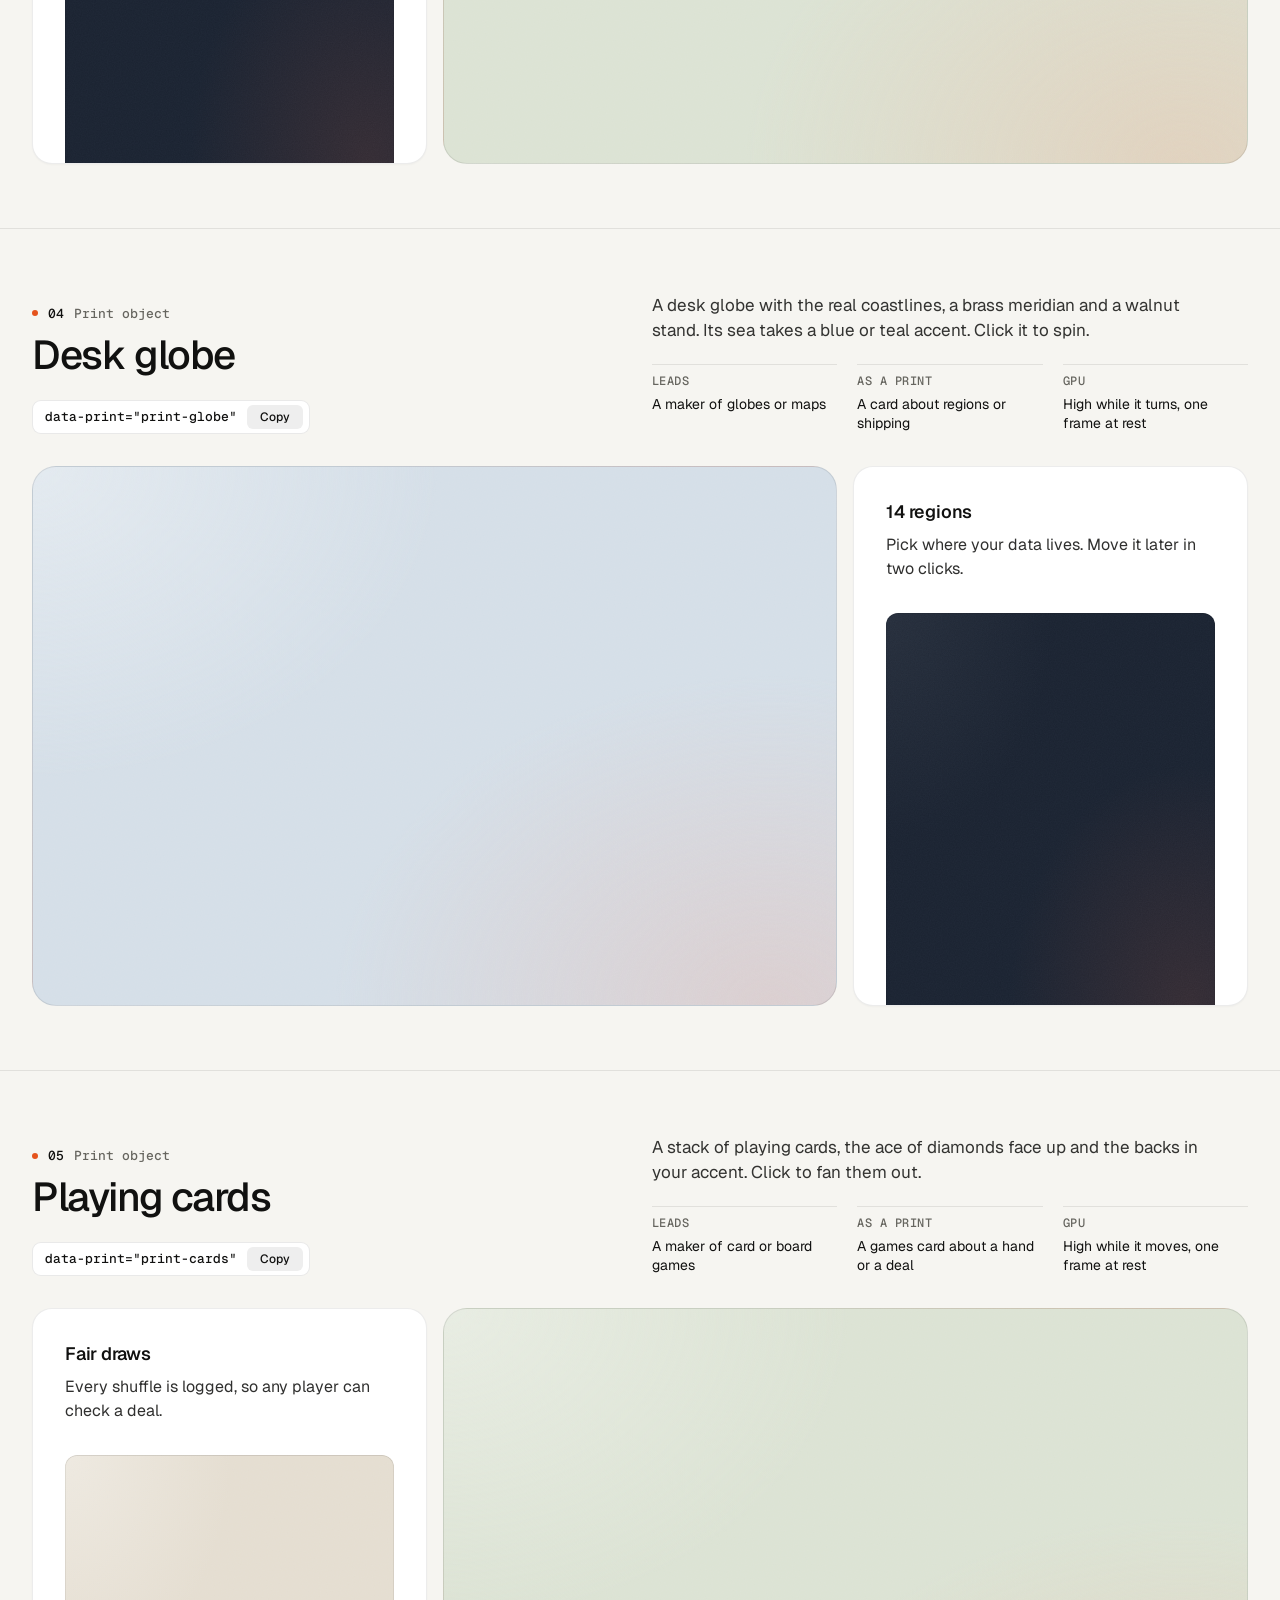
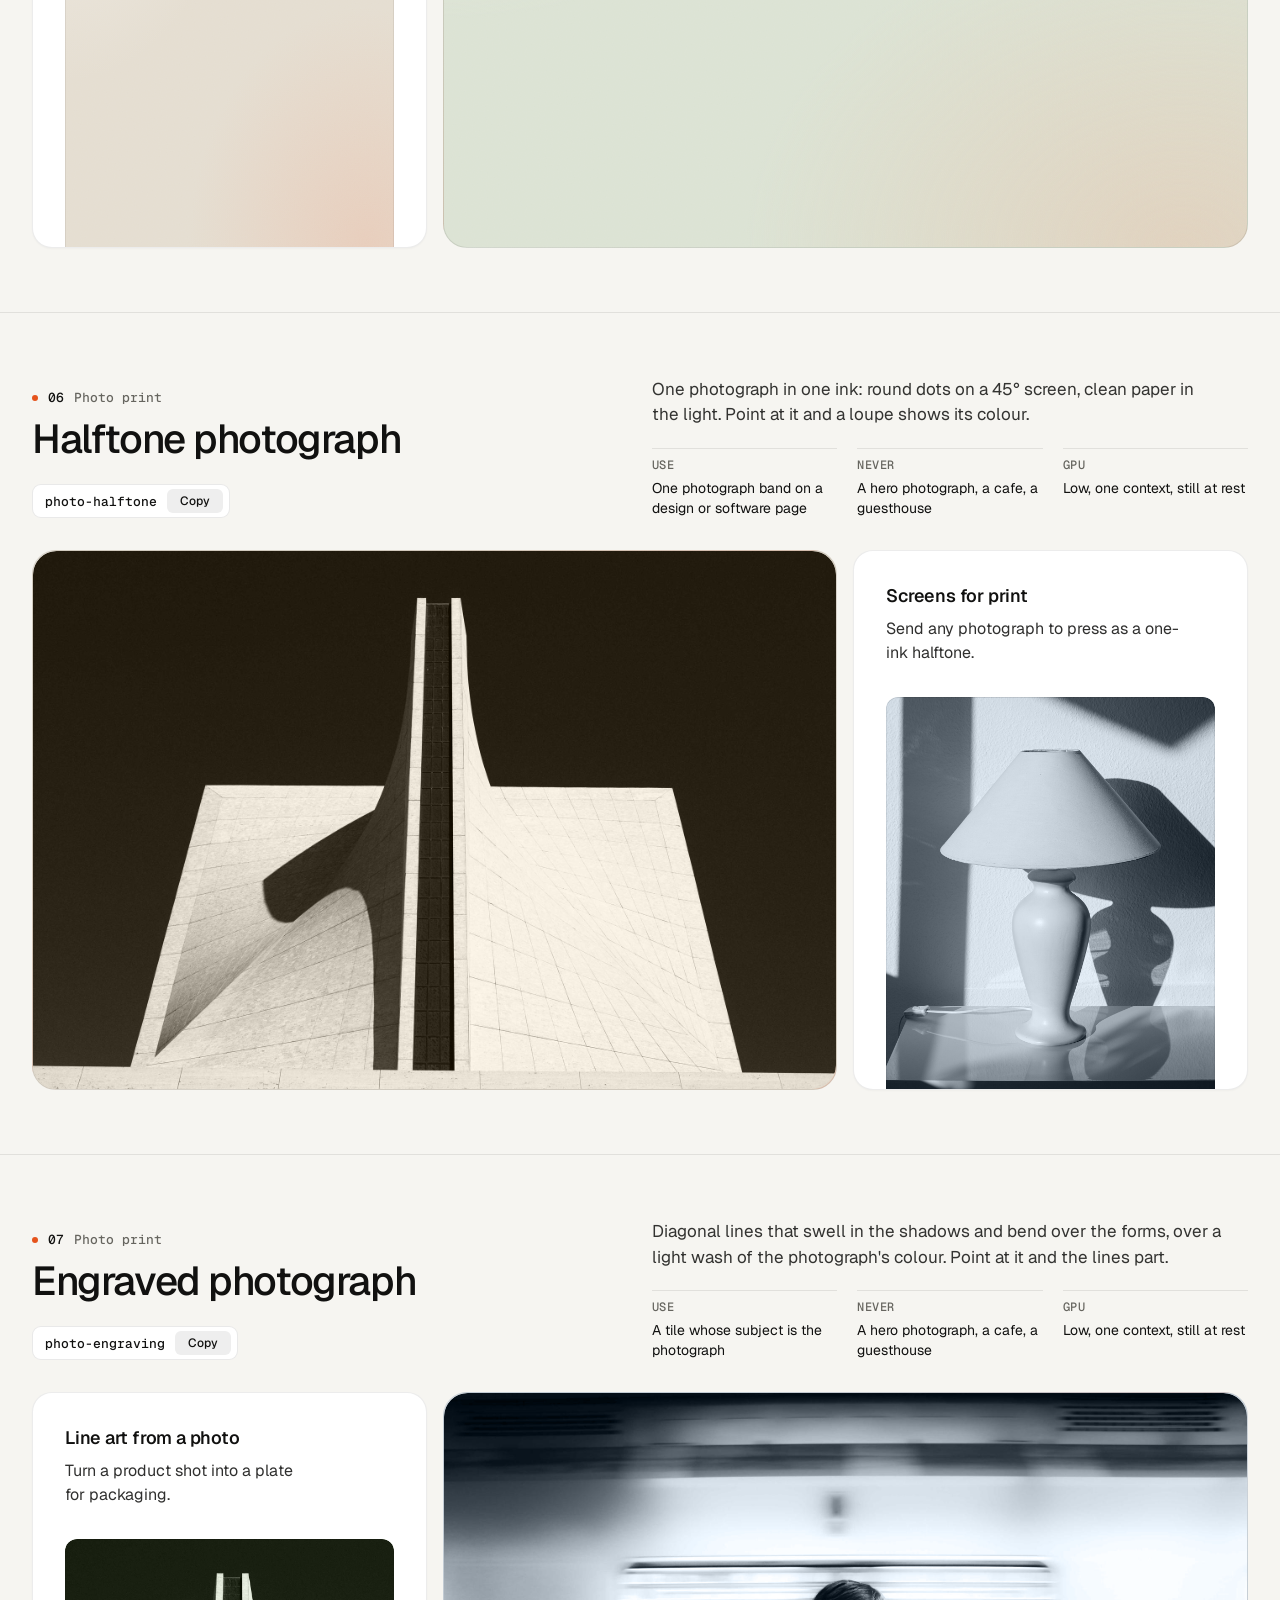
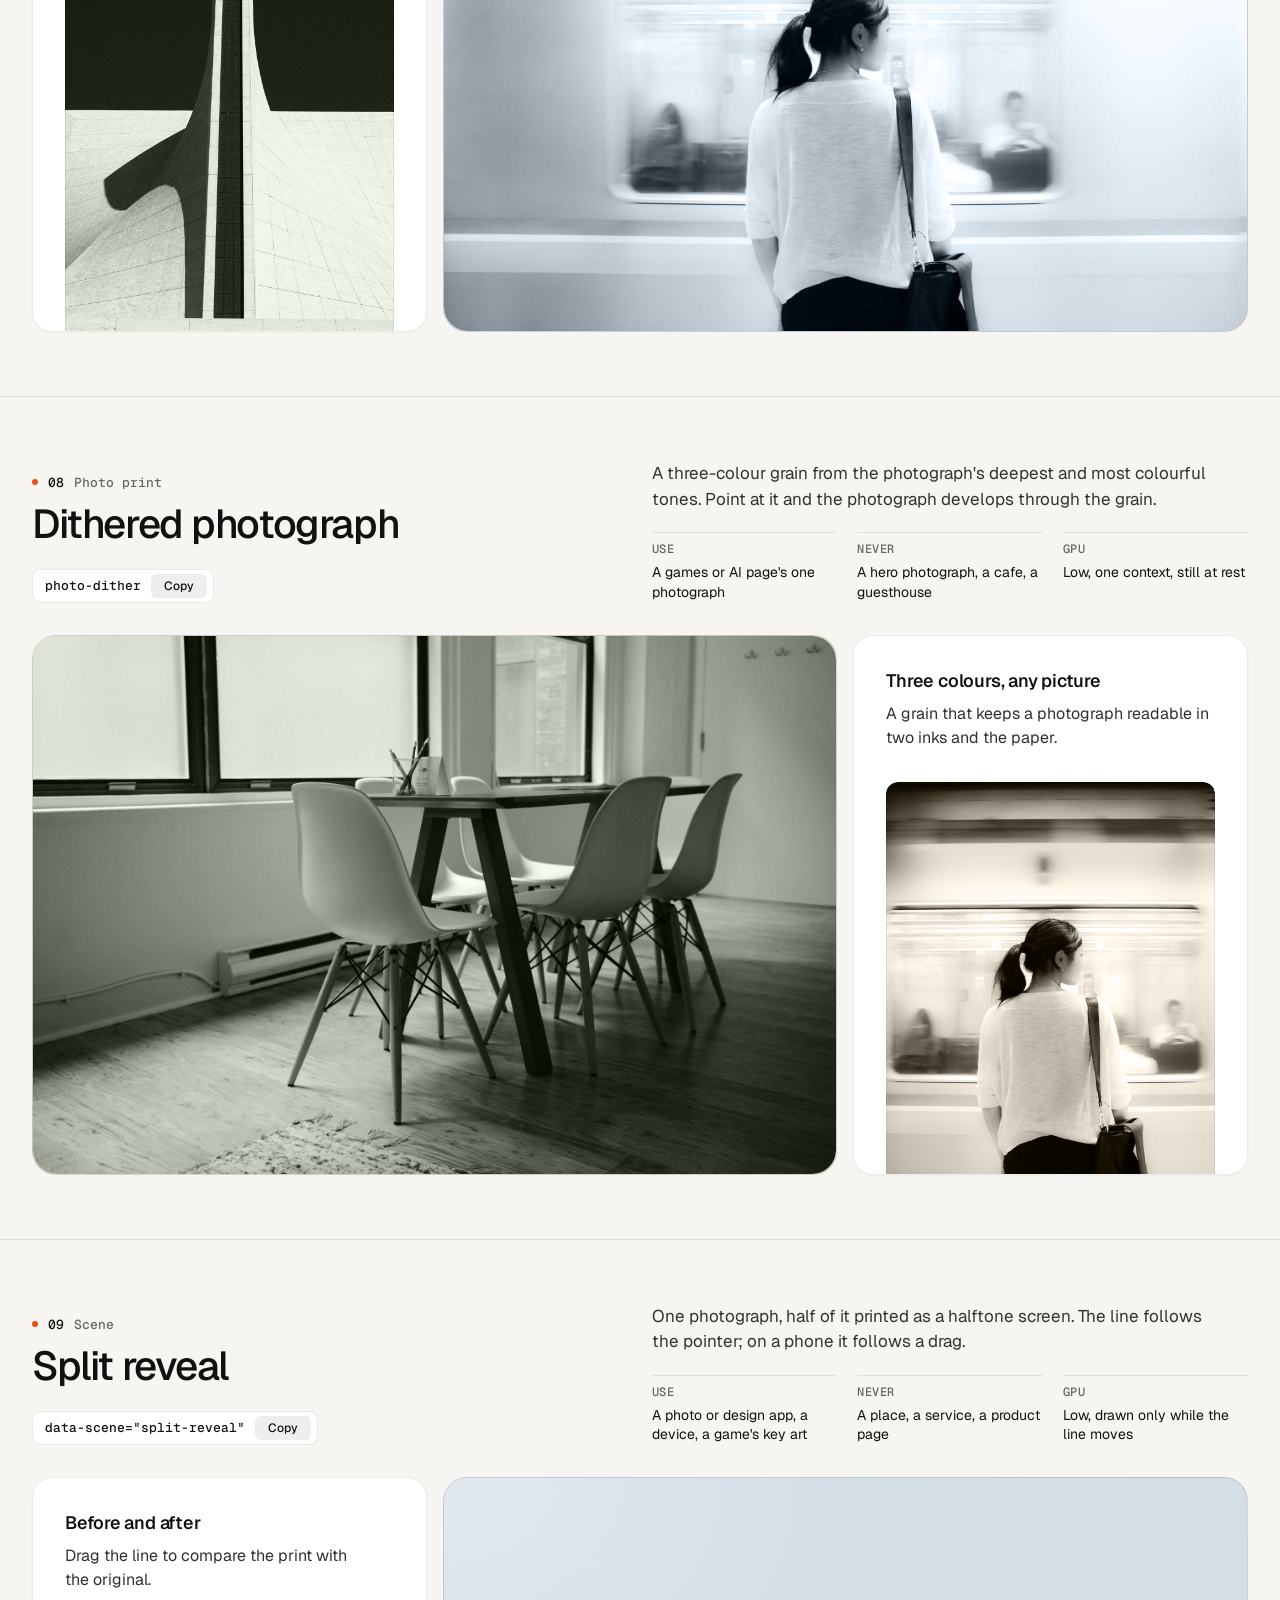
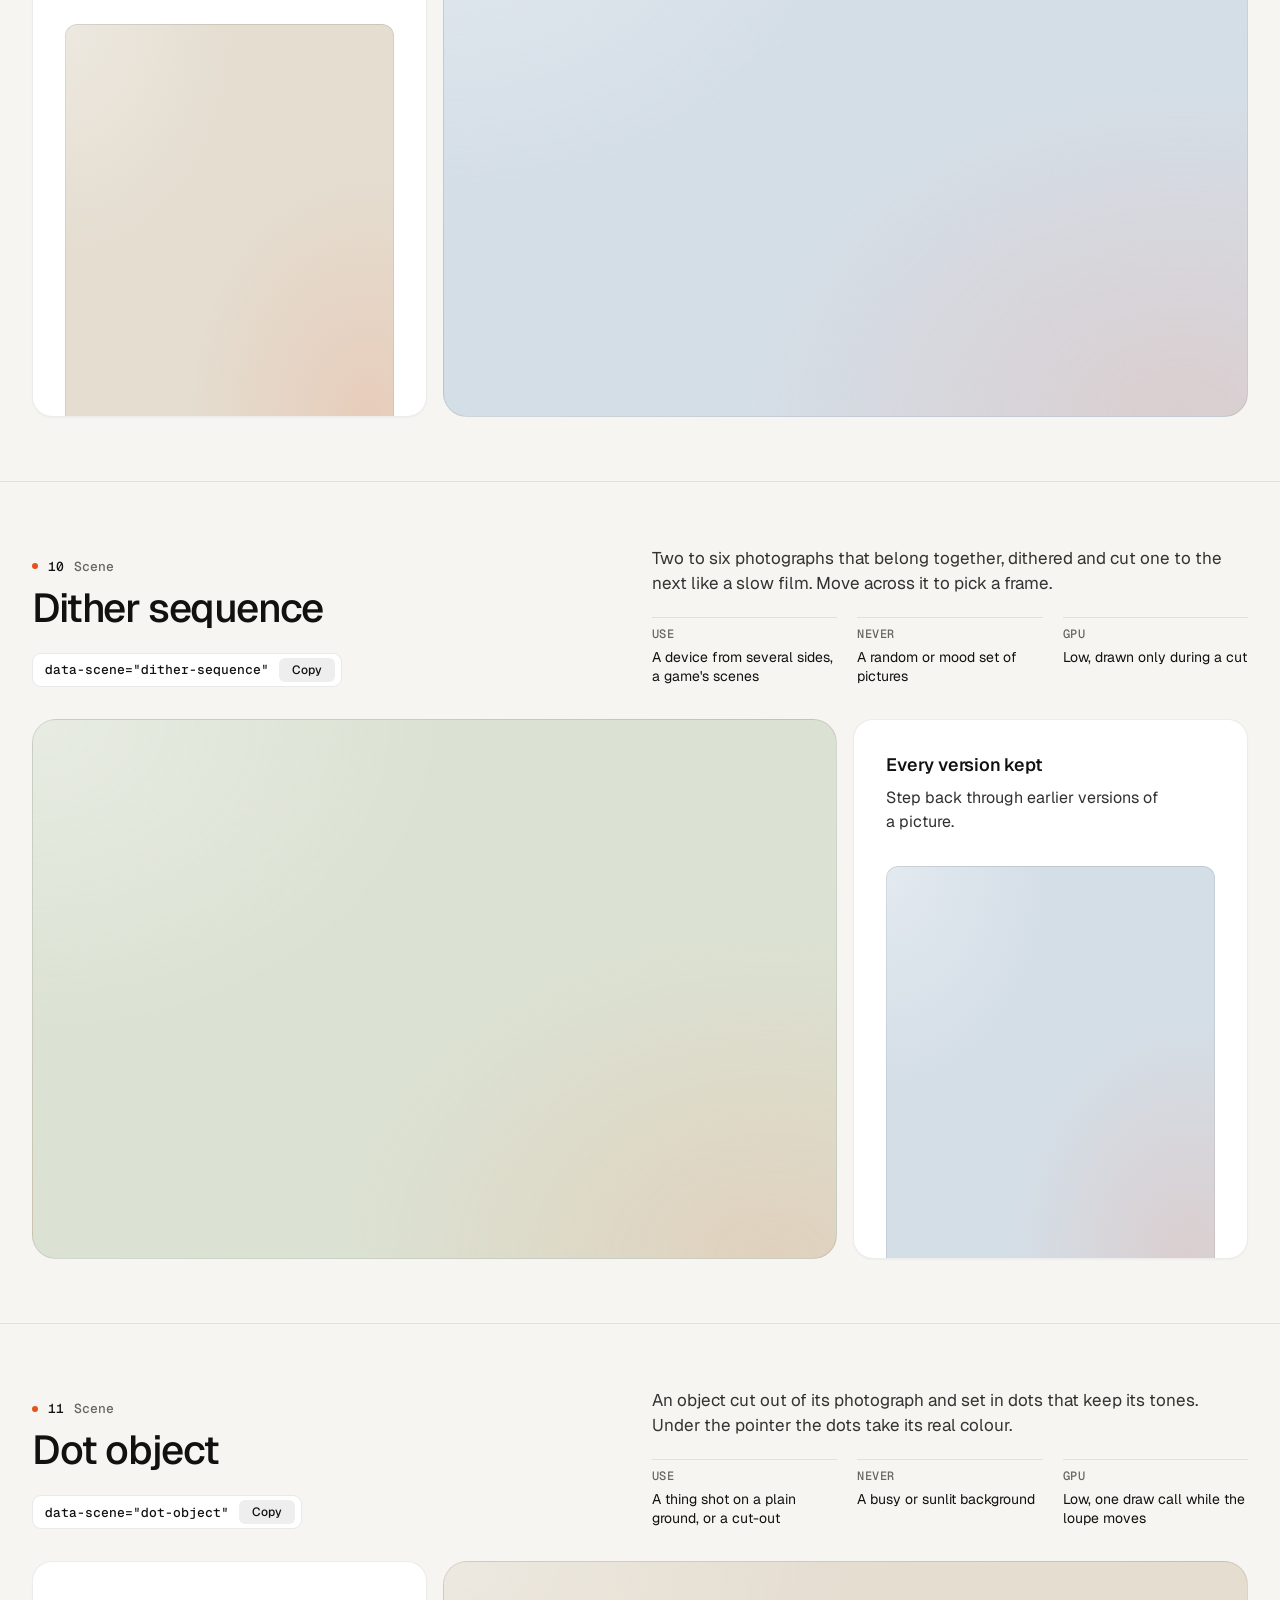
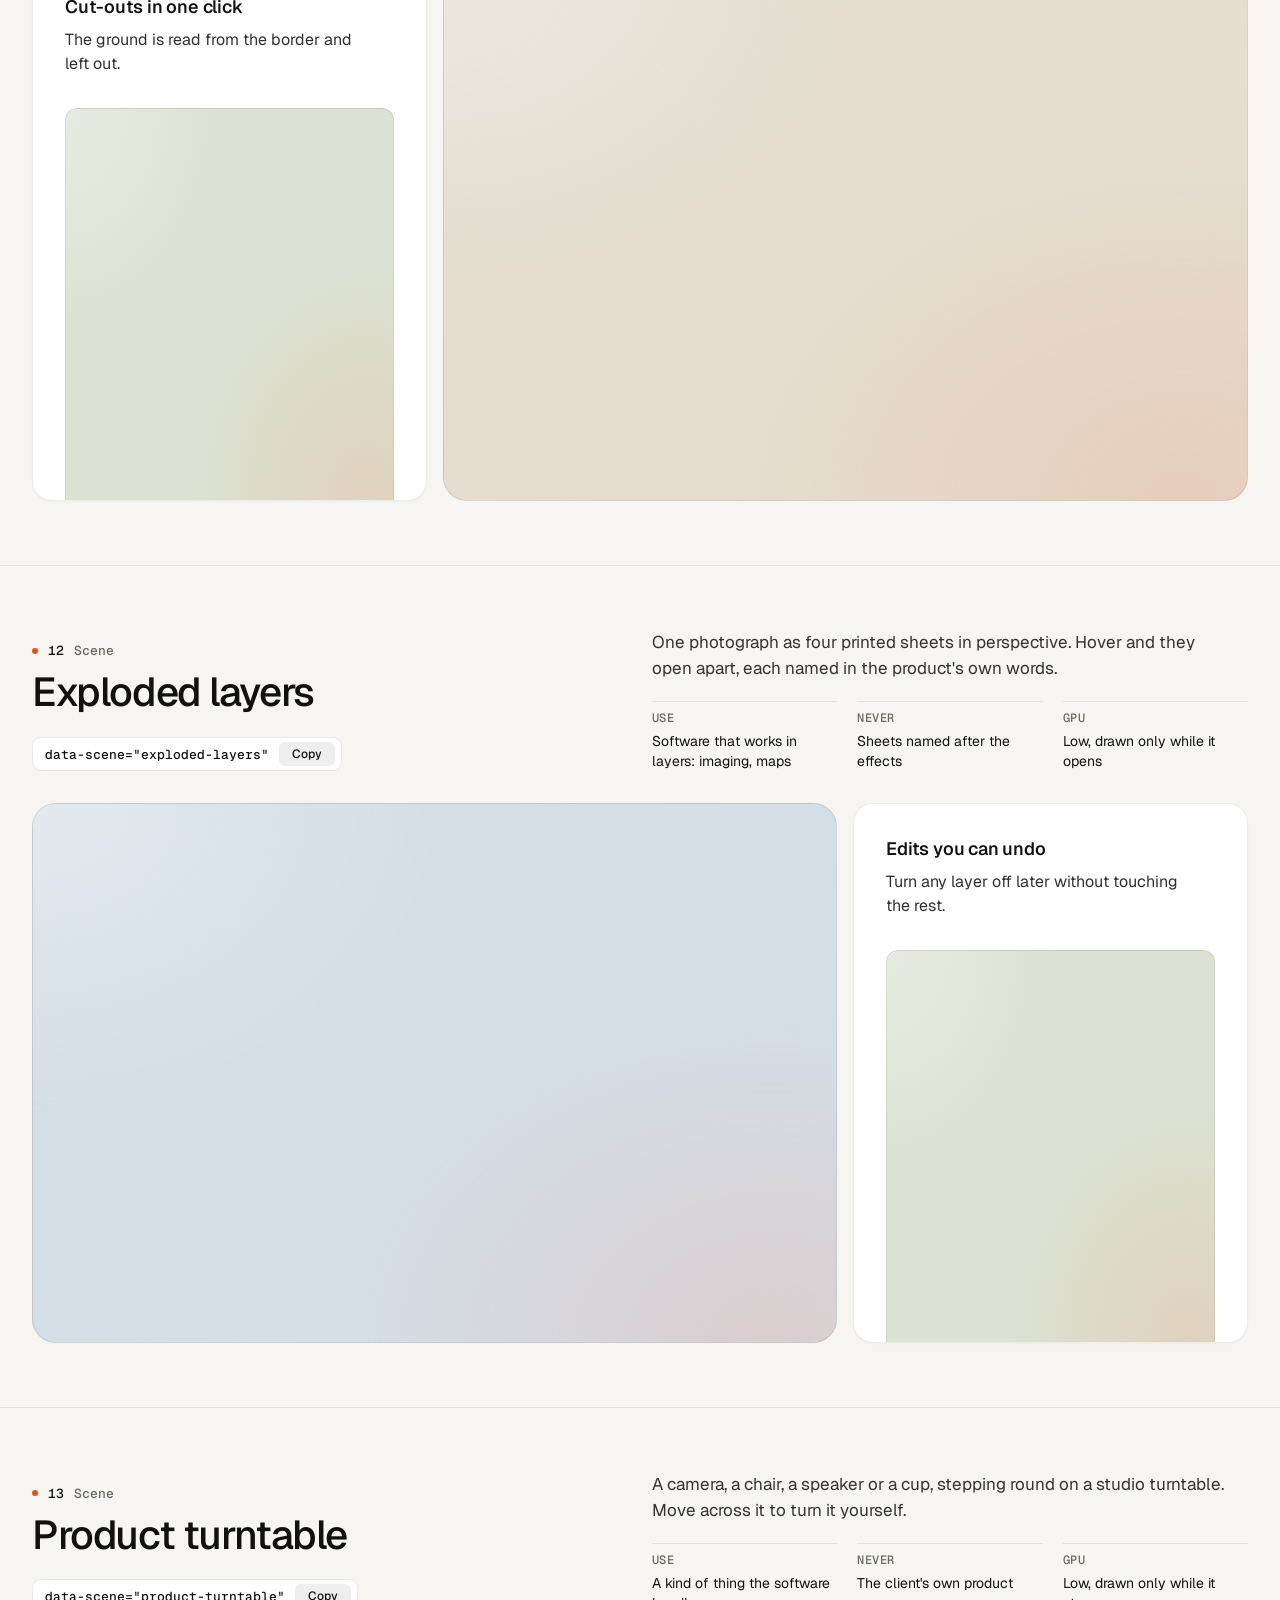
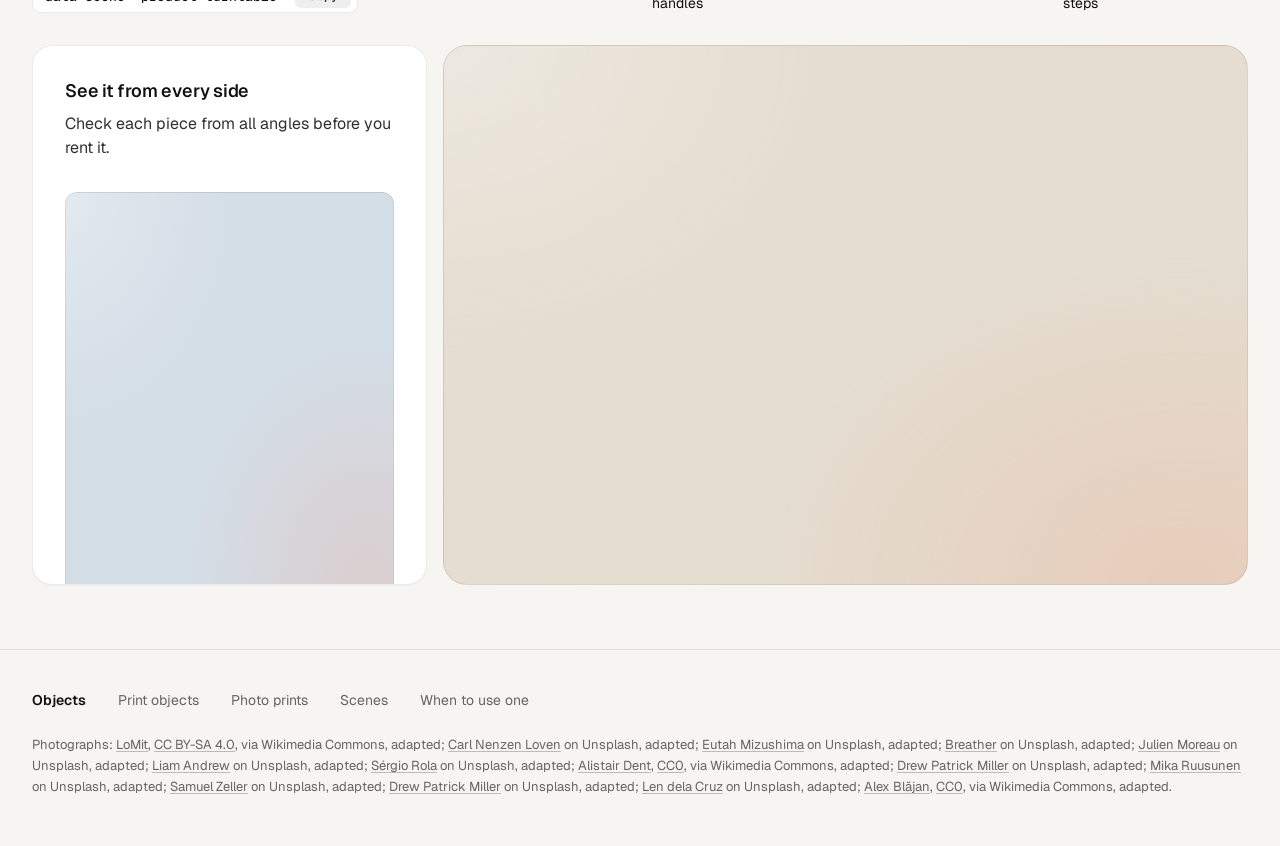
<file: .claude/skills/design-taste-frontend/assets/objects/index.html>
<!doctype html>
<html lang="en" data-palette="paper">
<head>
<script>window.__tpGlMax = 16;   /* a gallery shows many live effects at once; a page of a site keeps the default 4 (fx.js) */</script>
<meta charset="utf-8">
<meta name="viewport" content="width=device-width, initial-scale=1">
<title>Objects</title>
<meta name="description" content="Thirteen objects for one strong moment a page: products drawn in code, photographs printed by a shader, scenes that answer the pointer.">
<link rel="icon" href="data:,">
<link rel="preconnect" href="https://fonts.googleapis.com">
<link rel="preconnect" href="https://fonts.gstatic.com" crossorigin>
<link href="https://fonts.googleapis.com/css2?family=Geist:wght@300..700&family=Geist+Mono:wght@400;500&display=swap" rel="stylesheet">
<link rel="stylesheet" href="../ui/base.css">
<link rel="stylesheet" href="../ui/cards.css">
<style>
  /* palettes: page tokens, four grounds (--g1 sand, --g2 sky, --g3 sage, --g4 deep) and the globe's sea */
  :root {
    --font-text: "Geist", system-ui, sans-serif; --font-mono: "Geist Mono", ui-monospace, monospace;
    --ease: cubic-bezier(.2, .7, .2, 1);
    --gutter: 32px; --max: 1312px;
  }
  [data-palette="paper"] { --bg: #f6f5f1; --card: #ffffff; --surface: #ffffff; --ink: #111110; --muted: #66655f; --accent: #e5531c; --accent-ink: #ffffff;
    --g1: #e4ddd0; --g2: #d4dee7; --g3: #dbe2d3; --g4: #1a2230; --sea: #2f6aa8; --line: rgb(17 17 16 / 0.09); }
  [data-palette="stone"] { --bg: #e6e5e1; --card: #f3f2ef; --surface: #f3f2ef; --ink: #1a1b1d; --muted: #5d5e62; --accent: #2456d6; --accent-ink: #ffffff;
    --g1: #d6d5d0; --g2: #c9d4df; --g3: #dad3c6; --g4: #1d2633; --sea: #2456d6; --line: rgb(26 27 29 / 0.1); }
  [data-palette="graphite"] { --bg: #0b0b0c; --card: #141416; --surface: #141416; --ink: #f2f2ef; --muted: #96979c; --accent: #ff7a3c; --accent-ink: #120c08;
    --g1: #1e1d1b; --g2: #17202a; --g3: #1b201b; --g4: #23262c; --sea: #4f9be0; --line: rgb(242 242 239 / 0.09); }
  [data-palette="night"] { --bg: #070b14; --card: #0e1420; --surface: #0e1420; --ink: #e9edf3; --muted: #8b94a4; --accent: #5ab9fc; --accent-ink: #07101a;
    --g1: #121a29; --g2: #0f2231; --g3: #16202b; --g4: #1b2536; --sea: #5ab9fc; --line: rgb(233 237 243 / 0.09); }

  * { box-sizing: border-box; }
  html { scroll-padding-top: 64px; }
  html, body { margin: 0; }
  body { font-family: var(--font-text); background: var(--bg); color: var(--ink); -webkit-font-smoothing: antialiased; font-size: 16px; line-height: 1.5;
    transition: background-color 320ms var(--ease), color 320ms var(--ease); }
  a { color: inherit; }
  .wrap { max-width: var(--max); margin: 0 auto; padding: 0 var(--gutter); }

  /* ------------------------------------------------ the bar */
  .bar { position: sticky; top: 0; z-index: 30; background: color-mix(in oklab, var(--bg) 84%, transparent); backdrop-filter: blur(16px) saturate(1.2); border-bottom: 1px solid var(--line); }
  .bar__in { height: 64px; display: flex; align-items: center; gap: 32px; }
  .brand { display: inline-flex; align-items: center; gap: 10px; font-weight: 600; font-size: 15px; letter-spacing: -0.01em; text-decoration: none; }
  .brand svg { width: 22px; height: 22px; }
  .brand svg .a { fill: var(--accent); transition: transform 420ms var(--ease); transform-origin: 11px 11px; }
  .brand:hover svg .a { transform: rotate(90deg); }
  .nav { display: flex; gap: 24px; font-size: 14px; }
  .nav a { position: relative; text-decoration: none; color: var(--muted); transition: color 180ms ease; padding: 6px 0; }
  .nav a::after { content: ""; position: absolute; left: 0; right: 0; bottom: 0; height: 1px; background: currentColor; transform: scaleX(0); transform-origin: left; transition: transform 260ms var(--ease); }
  .nav a:hover { color: var(--ink); }
  .nav a:hover::after { transform: scaleX(1); }
  .sp { flex: 1; }
  .swatches { display: flex; align-items: center; gap: 6px; padding: 4px; border-radius: 999px; border: 1px solid var(--line); background: var(--card); }
  .sw { position: relative; width: 26px; height: 26px; border-radius: 50%; border: 0; padding: 0; cursor: pointer; background: linear-gradient(135deg, var(--s-bg) 0 50%, var(--s-ac) 50% 100%);
    box-shadow: inset 0 0 0 1px rgb(0 0 0 / 0.12); transition: transform 200ms var(--ease); }
  .sw::after { content: ""; position: absolute; inset: -3px; border-radius: 50%; box-shadow: 0 0 0 1.5px var(--ink); opacity: 0; transform: scale(0.8); transition: opacity 200ms ease, transform 260ms var(--ease); }
  .sw:hover { transform: scale(1.08); }
  .sw:active { transform: scale(0.94); }
  .sw[aria-pressed="true"]::after { opacity: 1; transform: scale(1); }
  .sw:focus-visible { outline: 2px solid var(--ink); outline-offset: 3px; }
  .sw-label { font-size: 13px; color: var(--muted); min-width: 60px; text-align: right; }

  /* ------------------------------------------------ grounds: a soft lit mesh of the ground's own tone, a fine grain */
  .gr, .card > .panel.gr { --calm-k: 0%; background-color: var(--pg);
    background-image:
      radial-gradient(80% 90% at 92% 100%, color-mix(in oklab, var(--accent) 13%, var(--pg)), transparent 68%),
      radial-gradient(70% 80% at 0% 0%, color-mix(in oklab, var(--lift, #ffffff) var(--lift-k, 34%), var(--pg)), transparent 72%); }
  .gr.dk, [data-palette="graphite"] .gr, [data-palette="night"] .gr { --lift: #ffffff; --lift-k: 6%; }
  .grain { position: absolute; inset: 0; z-index: 0; pointer-events: none; opacity: .32; mix-blend-mode: soft-light; border-radius: inherit;
    background-image: url("data:image/svg+xml;utf8,<svg xmlns='http://www.w3.org/2000/svg' width='160' height='160'><filter id='n'><feTurbulence type='fractalNoise' baseFrequency='.85' numOctaves='2' stitchTiles='stitch'/><feColorMatrix values='0 0 0 0 .5  0 0 0 0 .5  0 0 0 0 .5  0 0 0 .9 0'/></filter><rect width='100%' height='100%' filter='url(%23n)'/></svg>"); }
  .slot { position: absolute; inset: 0; z-index: 1; border-radius: inherit; }
  .slot > .host { position: absolute; inset: 0; border-radius: inherit; overflow: hidden; }

  /* ------------------------------------------------ hero */
  .hero { min-height: calc(100svh - 64px); display: grid; align-items: center; padding: 56px 0; }
  .hero__grid { display: grid; grid-template-columns: repeat(12, minmax(0, 1fr)); gap: 24px; align-items: center; }
  .hero__copy { grid-column: 1 / span 5; }
  .hero h1 { margin: 0; font-size: clamp(44px, 3.4vw + 12px, 72px); line-height: 1.02; letter-spacing: -0.045em; font-weight: 520; text-wrap: balance; }
  .hero__lede { margin: 24px 0 0; font-size: 19px; line-height: 1.5; color: var(--muted); max-width: 40ch; text-wrap: pretty; }
  .index { margin: 40px 0 0; padding: 0; list-style: none; border-top: 1px solid var(--line); max-width: 460px; }
  .index a { display: grid; grid-template-columns: 1fr auto 20px; align-items: center; gap: 16px; padding: 14px 0; border-bottom: 1px solid var(--line); text-decoration: none; font-size: 16px; font-weight: 500; }
  .index a span { font: 500 13px/1 var(--font-mono); color: var(--muted); }
  .index a svg { width: 16px; height: 16px; transition: transform 260ms var(--ease); }
  .index a:hover svg { transform: translateX(4px); }
  .hero__pics { grid-column: 7 / span 6; display: grid; grid-template-columns: 1fr 1fr; gap: 16px; height: min(70svh, 660px); min-height: 440px; }
  .pic { position: relative; overflow: clip; border-radius: 20px; border: 1px solid var(--line); isolation: isolate; }
  .pic img { position: absolute; inset: 0; width: 100%; height: 100%; object-fit: cover; object-position: 50% 42%; display: block; }
  .pic--down { margin-top: 48px; }

  /* ------------------------------------------------ an object, one screen */
  .obj { min-height: calc(100svh - 64px); display: grid; align-content: center; padding: 64px 0; border-top: 1px solid var(--line); }
  .obj__head { display: grid; grid-template-columns: repeat(12, minmax(0, 1fr)); gap: 24px; align-items: end; margin-bottom: 32px; }
  .obj__title { grid-column: 1 / span 5; }
  .obj__n { margin: 0 0 14px; font: 500 13px/1 var(--font-mono); color: var(--muted); display: flex; gap: 10px; align-items: center; }
  .obj__n b { color: var(--ink); font-weight: 500; }
  .obj__n i { width: 6px; height: 6px; border-radius: 50%; background: var(--accent); display: inline-block; }
  .obj h2 { margin: 0; font-size: clamp(34px, 1.9vw + 16px, 52px); line-height: 1.04; letter-spacing: -0.035em; font-weight: 520; text-wrap: balance; }
  .obj__about { grid-column: 7 / span 6; }
  .obj__line { margin: 0; font-size: 17px; line-height: 1.5; color: color-mix(in oklab, var(--ink) 82%, var(--bg)); max-width: 52ch; text-wrap: pretty; }
  .facts { display: grid; grid-template-columns: repeat(3, minmax(0, 1fr)); gap: 20px; margin: 20px 0 0; }
  .facts div { border-top: 1px solid var(--line); padding-top: 10px; }
  .facts dt { font: 500 12px/1 var(--font-mono); color: var(--muted); text-transform: uppercase; letter-spacing: .04em; }
  .facts dd { margin: 8px 0 0; font-size: 14px; line-height: 1.4; }
  .copy { margin-top: 24px; display: inline-flex; align-items: center; gap: 10px; height: 34px; padding: 0 6px 0 12px; border-radius: 9px; border: 1px solid var(--line);
    background: var(--card); color: var(--ink); font: 500 13px/1 var(--font-mono); cursor: pointer; transition: border-color 180ms ease, transform 160ms var(--ease); }
  .copy:hover { border-color: color-mix(in oklab, var(--ink) 24%, transparent); }
  .copy:active { transform: scale(0.97); }
  .copy:focus-visible { outline: 2px solid var(--ink); outline-offset: 2px; }
  .copy em { font-style: normal; display: inline-grid; place-items: center; height: 24px; padding: 0 8px; border-radius: 6px; background: color-mix(in oklab, var(--ink) 7%, transparent); font-family: var(--font-text); font-size: 12px; overflow: hidden; }
  .copy em span { grid-area: 1 / 1; transition: transform 260ms var(--ease), opacity 200ms ease; }
  .copy em span + span { transform: translateY(110%); opacity: 0; }
  .copy.done em span:first-child { transform: translateY(-110%); opacity: 0; }
  .copy.done em span + span { transform: none; opacity: 1; }

  .duo { display: grid; grid-template-columns: repeat(12, minmax(0, 1fr)); gap: 16px; height: clamp(400px, calc(100svh - 360px), 600px); }
  .big { grid-column: 1 / span 8; position: relative; overflow: clip; isolation: isolate; border-radius: 24px; border: 1px solid var(--line); }
  .duo .card { grid-column: 9 / span 4; }
  .obj:nth-of-type(even) .big { grid-column: 5 / span 8; grid-row: 1; }
  .obj:nth-of-type(even) .duo .card { grid-column: 1 / span 4; grid-row: 1; }
  .duo .card > .panel { flex: 1 1 auto; min-height: 0; }

  /* ------------------------------------------------ footer */
  .foot { border-top: 1px solid var(--line); padding: 40px 0 48px; font-size: 14px; color: var(--muted); }
  .foot__row { display: flex; flex-wrap: wrap; gap: 12px 32px; align-items: baseline; }
  .foot__row b { color: var(--ink); font-weight: 600; }
  .foot__row a { text-decoration: none; }
  .foot__row a:hover { color: var(--ink); }
  .credits { margin: 24px 0 0; font-size: 13px; line-height: 1.6; color: var(--muted); }
  .credits a { text-decoration: underline; text-decoration-color: color-mix(in oklab, currentColor 40%, transparent); text-underline-offset: 2px; }

  @media (max-width: 1023px) {
    .hero__copy, .hero__pics { grid-column: 1 / -1; }
    .hero__pics { height: auto; min-height: 0; }
    .pic { aspect-ratio: 3 / 4; }
    .obj__title, .obj__about { grid-column: 1 / -1; }
    .duo { height: auto; grid-template-columns: minmax(0, 1fr); }
    .big, .duo .card, .obj:nth-of-type(even) .big, .obj:nth-of-type(even) .duo .card { grid-column: 1 / -1; grid-row: auto; }
    .big { aspect-ratio: 4 / 3; }
    .duo .card > .panel { flex: none; height: 320px; }
  }
  @media (max-width: 760px) {
    :root { --gutter: 16px; }
    .nav, .sw-label { display: none; }
    .hero { padding: 32px 0 40px; }
    .hero__lede { font-size: 17px; }
    .hero__pics { gap: 10px; }
    .pic { border-radius: 16px; }
    .pic--down { margin-top: 28px; }
    .obj { padding: 72px 0; min-height: 0; }
    .obj .wrap { display: flex; flex-direction: column; }
    .obj__head, .obj__about { display: contents; }
    .obj__title { order: 1; margin-bottom: 16px; }
    .obj__line { order: 2; margin-bottom: 28px; }
    .duo { order: 3; }
    .facts { order: 4; margin-top: 28px; }
    .copy, .index { display: none; }
    .facts { grid-template-columns: minmax(0, 1fr); gap: 0; }
    .facts div { display: grid; grid-template-columns: 96px 1fr; gap: 12px; padding: 10px 0; }
    .facts dd { margin: 0; }
    .big { aspect-ratio: 4 / 5; border-radius: 18px; }
    .duo .card > .panel { height: 300px; }
  }
  @media (prefers-reduced-motion: reduce) { *, *::before, *::after { transition-duration: 0ms !important; } }
</style>
</head>
<body>
<header class="bar">
  <div class="wrap bar__in">
    <a class="brand" href="#top" aria-label="Objects, back to the top">
      <svg viewBox="0 0 22 22" aria-hidden="true"><rect x="1" y="1" width="20" height="20" rx="6" fill="currentColor"/><rect class="a" x="7" y="7" width="8" height="8" rx="2"/></svg>
      Objects
    </a>
    <nav class="nav" aria-label="Families">
      <a href="#print-cup">Print objects</a>
      <a href="#photo-halftone">Photo prints</a>
      <a href="#split-reveal">Scenes</a>
    </nav>
    <span class="sp"></span>
    <span class="sw-label" id="sw-label">Paper</span>
    <div class="swatches" role="group" aria-label="Palette">
      <button type="button" class="sw" data-pal="paper" aria-label="Paper" aria-pressed="true" style="--s-bg:#f6f5f1;--s-ac:#e5531c"></button>
      <button type="button" class="sw" data-pal="stone" aria-label="Stone" aria-pressed="false" style="--s-bg:#e6e5e1;--s-ac:#2456d6"></button>
      <button type="button" class="sw" data-pal="graphite" aria-label="Graphite" aria-pressed="false" style="--s-bg:#141416;--s-ac:#ff7a3c"></button>
      <button type="button" class="sw" data-pal="night" aria-label="Night" aria-pressed="false" style="--s-bg:#0e1420;--s-ac:#5ab9fc"></button>
    </div>
  </div>
</header>

<main id="top">
  <section class="hero">
    <div class="wrap hero__grid">
      <div class="hero__copy">
        <h1>Objects for one strong moment a page.</h1>
        <p class="hero__lede">Products drawn in code, photographs printed by a shader, and scenes that answer the pointer. A photograph leads where there is one. An object leads where there is none.</p>
        <ul class="index">
          <li><a href="#print-cup">Print objects <span>05</span><svg viewBox="0 0 16 16" fill="none" stroke="currentColor" stroke-width="1.5" aria-hidden="true"><path d="M3 8h10M9 4l4 4-4 4"/></svg></a></li>
          <li><a href="#photo-halftone">Photo prints <span>03</span><svg viewBox="0 0 16 16" fill="none" stroke="currentColor" stroke-width="1.5" aria-hidden="true"><path d="M3 8h10M9 4l4 4-4 4"/></svg></a></li>
          <li><a href="#split-reveal">Scenes <span>05</span><svg viewBox="0 0 16 16" fill="none" stroke="currentColor" stroke-width="1.5" aria-hidden="true"><path d="M3 8h10M9 4l4 4-4 4"/></svg></a></li>
        </ul>
      </div>
      <div class="hero__pics">
        <div class="pic"><img src="photo-kit/photos/lamp.jpg" width="1280" height="1757" alt="Cream ceramic table lamp on a glossy side table in low sun" decoding="async"></div>
        <article class="pic pic--down gr" style="--pg: var(--g1)" aria-label="A balanced-arm desk lamp">
          <div class="grain"></div>
          <div class="slot" data-slot='{"kind":"print","id":"print-lamp","place":"card","ground":"g1","params":{"size":1.06,"x":-0.08,"y":-0.2}}'></div>
        </article>
      </div>
    </div>
  </section>

  <!-- ===================================================== print objects -->
  <section class="obj" id="print-cup">
    <div class="wrap">
      <div class="obj__head">
        <div class="obj__title"><p class="obj__n"><i></i><b>01</b> Print object</p><h2>Cup and saucer</h2>
          <button type="button" class="copy" data-copy='<div data-print="print-cup" data-print-place="card"></div>'>data-print="print-cup"<em><span>Copy</span><span>Copied</span></em></button></div>
        <div class="obj__about">
          <p class="obj__line">A porcelain cup of coffee on its saucer, the glaze in your accent. Click it to stir.</p>
          <dl class="facts"><div><dt>Leads</dt><dd>A tableware maker with no photographs</dd></div><div><dt>As a print</dt><dd>A software card about a morning</dd></div><div><dt>GPU</dt><dd>High while it turns, one frame at rest</dd></div></dl>
        </div>
      </div>
      <div class="duo">
        <article class="big gr" style="--pg: var(--g1)"><div class="grain"></div>
          <div class="slot" data-slot='{"kind":"print","id":"print-cup","place":"hero","ground":"g1","params":{"size":0.96,"x":0.16,"y":-0.04}}'></div></article>
        <article class="card"><h3>Morning digest</h3><p>One email at 8:00 with everything that changed overnight.</p>
          <div class="panel gr" style="--pg: var(--g2)"><div class="grain"></div>
            <div class="slot" data-slot='{"kind":"print","id":"print-cup","place":"card","ground":"g2","params":{"effect":"halftone","turn":0}}'></div></div></article>
      </div>
    </div>
  </section>

  <section class="obj" id="print-wheel">
    <div class="wrap">
      <div class="obj__head">
        <div class="obj__title"><p class="obj__n"><i></i><b>02</b> Print object</p><h2>Bicycle wheel</h2>
          <button type="button" class="copy" data-copy='<div data-print="print-wheel" data-print-place="card"></div>'>data-print="print-wheel"<em><span>Copy</span><span>Copied</span></em></button></div>
        <div class="obj__about">
          <p class="obj__line">A road wheel with a tan-wall tyre, an alloy rim and 24 spokes, the hub in your accent. Click it to spin it up.</p>
          <dl class="facts"><div><dt>Leads</dt><dd>A maker of wheels or hubs, never a whole bike</dd></div><div><dt>As a print</dt><dd>A card about speed or a mechanism</dd></div><div><dt>GPU</dt><dd>High while it turns, one frame at rest</dd></div></dl>
        </div>
      </div>
      <div class="duo">
        <article class="big gr" style="--pg: var(--g2)"><div class="grain"></div>
          <div class="slot" data-slot='{"kind":"print","id":"print-wheel","place":"card","ground":"g2","params":{"size":1.34,"x":-0.08,"y":-0.3}}'></div></article>
        <article class="card"><h3>Background sync</h3><p>Runs every five minutes, whether the app is open or not.</p>
          <div class="panel gr" style="--pg: var(--g3)"><div class="grain"></div>
            <div class="slot" data-slot='{"kind":"print","id":"print-wheel","place":"card","ground":"g3","params":{"effect":"halftone","turn":0}}'></div></div></article>
      </div>
    </div>
  </section>

  <section class="obj" id="print-lamp">
    <div class="wrap">
      <div class="obj__head">
        <div class="obj__title"><p class="obj__n"><i></i><b>03</b> Print object</p><h2>Desk lamp</h2>
          <button type="button" class="copy" data-copy='<div data-print="print-lamp" data-print-place="card"></div>'>data-print="print-lamp"<em><span>Copy</span><span>Copied</span></em></button></div>
        <div class="obj__about">
          <p class="obj__line">A balanced-arm desk lamp on chrome springs, the base and shade enamelled in your accent. Click it to switch it on.</p>
          <dl class="facts"><div><dt>Leads</dt><dd>A lighting maker with no photographs</dd></div><div><dt>As a print</dt><dd>A card about focus or working late</dd></div><div><dt>GPU</dt><dd>High while it moves, one frame at rest</dd></div></dl>
        </div>
      </div>
      <div class="duo">
        <article class="big gr" style="--pg: var(--g3)"><div class="grain"></div>
          <div class="slot" data-slot='{"kind":"print","id":"print-lamp","place":"hero","ground":"g3","params":{"size":0.98,"x":0.14,"y":-0.06,"angle":-24}}'></div></article>
        <article class="card"><h3>Focus mode</h3><p>Alerts wait until you switch it off.</p>
          <div class="panel gr dk" style="--pg: var(--g4)"><div class="grain"></div>
            <div class="slot" data-slot='{"kind":"print","id":"print-lamp","place":"card","ground":"g4","params":{"effect":"dither","step":1,"turn":0}}' aria-label="A desk lamp, switched on"></div></div></article>
      </div>
    </div>
  </section>

  <section class="obj" id="print-globe">
    <div class="wrap">
      <div class="obj__head">
        <div class="obj__title"><p class="obj__n"><i></i><b>04</b> Print object</p><h2>Desk globe</h2>
          <button type="button" class="copy" data-copy='<div data-print="print-globe" data-print-place="card" data-print-params=&apos;{"effect":"engrave"}&apos;></div>'>data-print="print-globe"<em><span>Copy</span><span>Copied</span></em></button></div>
        <div class="obj__about">
          <p class="obj__line">A desk globe with the real coastlines, a brass meridian and a walnut stand. Its sea takes a blue or teal accent. Click it to spin.</p>
          <dl class="facts"><div><dt>Leads</dt><dd>A maker of globes or maps</dd></div><div><dt>As a print</dt><dd>A card about regions or shipping</dd></div><div><dt>GPU</dt><dd>High while it turns, one frame at rest</dd></div></dl>
        </div>
      </div>
      <div class="duo">
        <article class="big gr" style="--pg: var(--g2)"><div class="grain"></div>
          <div class="slot" data-slot='{"kind":"print","id":"print-globe","place":"card","ground":"g2","sea":true,"params":{"size":1.3,"x":-0.1,"y":-0.3}}'></div></article>
        <article class="card"><h3>14 regions</h3><p>Pick where your data lives. Move it later in two clicks.</p>
          <div class="panel gr dk" style="--pg: var(--g4)"><div class="grain"></div>
            <div class="slot" data-slot='{"kind":"print","id":"print-globe","place":"card","ground":"g4","sea":true,"params":{"effect":"engrave","turn":0}}'></div></div></article>
      </div>
    </div>
  </section>

  <section class="obj" id="print-cards">
    <div class="wrap">
      <div class="obj__head">
        <div class="obj__title"><p class="obj__n"><i></i><b>05</b> Print object</p><h2>Playing cards</h2>
          <button type="button" class="copy" data-copy='<div data-print="print-cards" data-print-place="card"></div>'>data-print="print-cards"<em><span>Copy</span><span>Copied</span></em></button></div>
        <div class="obj__about">
          <p class="obj__line">A stack of playing cards, the ace of diamonds face up and the backs in your accent. Click to fan them out.</p>
          <dl class="facts"><div><dt>Leads</dt><dd>A maker of card or board games</dd></div><div><dt>As a print</dt><dd>A games card about a hand or a deal</dd></div><div><dt>GPU</dt><dd>High while it moves, one frame at rest</dd></div></dl>
        </div>
      </div>
      <div class="duo">
        <article class="big gr" style="--pg: var(--g3)"><div class="grain"></div>
          <div class="slot" data-slot='{"kind":"print","id":"print-cards","place":"hero","ground":"g3","params":{"size":0.98,"x":0.16,"y":-0.04}}'></div></article>
        <article class="card"><h3>Fair draws</h3><p>Every shuffle is logged, so any player can check a deal.</p>
          <div class="panel gr" style="--pg: var(--g1)"><div class="grain"></div>
            <div class="slot" data-slot='{"kind":"print","id":"print-cards","place":"card","ground":"g1","params":{"effect":"halftone","turn":0}}'></div></div></article>
      </div>
    </div>
  </section>

  <!-- ===================================================== photo prints -->
  <section class="obj" id="photo-halftone">
    <div class="wrap">
      <div class="obj__head">
        <div class="obj__title"><p class="obj__n"><i></i><b>06</b> Photo print</p><h2>Halftone photograph</h2>
          <button type="button" class="copy" data-copy="import print from './assets/objects/photo-halftone/object.js'; print.mount(frame, { palette: fx.readPalette(frame) });">photo-halftone<em><span>Copy</span><span>Copied</span></em></button></div>
        <div class="obj__about">
          <p class="obj__line">One photograph in one ink: round dots on a 45° screen, clean paper in the light. Point at it and a loupe shows its colour.</p>
          <dl class="facts"><div><dt>Use</dt><dd>One photograph band on a design or software page</dd></div><div><dt>Never</dt><dd>A hero photograph, a cafe, a guesthouse</dd></div><div><dt>GPU</dt><dd>Low, one context, still at rest</dd></div></dl>
        </div>
      </div>
      <div class="duo">
        <article class="big gr" style="--pg: var(--g1)">
          <div class="slot" data-slot='{"kind":"photo","id":"photo-halftone","ground":"g1","photo":"concrete"}'></div></article>
        <article class="card"><h3>Screens for print</h3><p>Send any photograph to press as a one-ink halftone.</p>
          <div class="panel gr" style="--pg: var(--g2)">
            <div class="slot" data-slot='{"kind":"photo","id":"photo-halftone","ground":"g2","photo":"lamp","params":{"tint":1}}'></div></div></article>
      </div>
    </div>
  </section>

  <section class="obj" id="photo-engraving">
    <div class="wrap">
      <div class="obj__head">
        <div class="obj__title"><p class="obj__n"><i></i><b>07</b> Photo print</p><h2>Engraved photograph</h2>
          <button type="button" class="copy" data-copy="import print from './assets/objects/photo-engraving/object.js'; print.mount(frame, { palette: fx.readPalette(frame) });">photo-engraving<em><span>Copy</span><span>Copied</span></em></button></div>
        <div class="obj__about">
          <p class="obj__line">Diagonal lines that swell in the shadows and bend over the forms, over a light wash of the photograph's colour. Point at it and the lines part.</p>
          <dl class="facts"><div><dt>Use</dt><dd>A tile whose subject is the photograph</dd></div><div><dt>Never</dt><dd>A hero photograph, a cafe, a guesthouse</dd></div><div><dt>GPU</dt><dd>Low, one context, still at rest</dd></div></dl>
        </div>
      </div>
      <div class="duo">
        <article class="big gr" style="--pg: var(--g2)">
          <div class="slot" data-slot='{"kind":"photo","id":"photo-engraving","ground":"g2","photo":"platform","photoDark":"concrete"}'></div></article>
        <article class="card"><h3>Line art from a photo</h3><p>Turn a product shot into a plate for packaging.</p>
          <div class="panel gr" style="--pg: var(--g3)">
            <div class="slot" data-slot='{"kind":"photo","id":"photo-engraving","ground":"g3","photo":"concrete","photoDark":"room"}'></div></div></article>
      </div>
    </div>
  </section>

  <section class="obj" id="photo-dither">
    <div class="wrap">
      <div class="obj__head">
        <div class="obj__title"><p class="obj__n"><i></i><b>08</b> Photo print</p><h2>Dithered photograph</h2>
          <button type="button" class="copy" data-copy="import print from './assets/objects/photo-dither/object.js'; print.mount(frame, { palette: fx.readPalette(frame) });">photo-dither<em><span>Copy</span><span>Copied</span></em></button></div>
        <div class="obj__about">
          <p class="obj__line">A three-colour grain from the photograph's deepest and most colourful tones. Point at it and the photograph develops through the grain.</p>
          <dl class="facts"><div><dt>Use</dt><dd>A games or AI page's one photograph</dd></div><div><dt>Never</dt><dd>A hero photograph, a cafe, a guesthouse</dd></div><div><dt>GPU</dt><dd>Low, one context, still at rest</dd></div></dl>
        </div>
      </div>
      <div class="duo">
        <article class="big gr" style="--pg: var(--g3)">
          <div class="slot" data-slot='{"kind":"photo","id":"photo-dither","ground":"g3","photo":"room"}'></div></article>
        <article class="card"><h3>Three colours, any picture</h3><p>A grain that keeps a photograph readable in two inks and the paper.</p>
          <div class="panel gr" style="--pg: var(--g1)">
            <div class="slot" data-slot='{"kind":"photo","id":"photo-dither","ground":"g1","photo":"platform"}'></div></div></article>
      </div>
    </div>
  </section>

  <!-- ===================================================== scenes -->
  <section class="obj" id="split-reveal">
    <div class="wrap">
      <div class="obj__head">
        <div class="obj__title"><p class="obj__n"><i></i><b>09</b> Scene</p><h2>Split reveal</h2>
          <button type="button" class="copy" data-copy='<div data-scene="split-reveal" data-scene-src="assets/img/photo.jpg"></div>'>data-scene="split-reveal"<em><span>Copy</span><span>Copied</span></em></button></div>
        <div class="obj__about">
          <p class="obj__line">One photograph, half of it printed as a halftone screen. The line follows the pointer; on a phone it follows a drag.</p>
          <dl class="facts"><div><dt>Use</dt><dd>A photo or design app, a device, a game's key art</dd></div><div><dt>Never</dt><dd>A place, a service, a product page</dd></div><div><dt>GPU</dt><dd>Low, drawn only while the line moves</dd></div></dl>
        </div>
      </div>
      <div class="duo">
        <article class="big gr" style="--pg: var(--g2)">
          <div class="slot" data-slot='{"kind":"scene","id":"split-reveal","ground":"g2","src":"default"}'></div></article>
        <article class="card"><h3>Before and after</h3><p>Drag the line to compare the print with the original.</p>
          <div class="panel gr" style="--pg: var(--g1)">
            <div class="slot" data-slot='{"kind":"scene","id":"split-reveal","ground":"g1","src":"roof","params":{"side":"right","split":0.42}}'></div></div></article>
      </div>
    </div>
  </section>

  <section class="obj" id="dither-sequence">
    <div class="wrap">
      <div class="obj__head">
        <div class="obj__title"><p class="obj__n"><i></i><b>10</b> Scene</p><h2>Dither sequence</h2>
          <button type="button" class="copy" data-copy='<div data-scene="dither-sequence" data-scene-src=&apos;[{"src":"a.jpg"},{"src":"b.jpg"}]&apos;></div>'>data-scene="dither-sequence"<em><span>Copy</span><span>Copied</span></em></button></div>
        <div class="obj__about">
          <p class="obj__line">Two to six photographs that belong together, dithered and cut one to the next like a slow film. Move across it to pick a frame.</p>
          <dl class="facts"><div><dt>Use</dt><dd>A device from several sides, a game's scenes</dd></div><div><dt>Never</dt><dd>A random or mood set of pictures</dd></div><div><dt>GPU</dt><dd>Low, drawn only during a cut</dd></div></dl>
        </div>
      </div>
      <div class="duo">
        <article class="big gr" style="--pg: var(--g3)">
          <div class="slot" data-slot='{"kind":"scene","id":"dither-sequence","ground":"g3","src":"default"}'></div></article>
        <article class="card"><h3>Every version kept</h3><p>Step back through earlier versions of a picture.</p>
          <div class="panel gr" style="--pg: var(--g2)">
            <div class="slot" data-slot='{"kind":"scene","id":"dither-sequence","ground":"g2","src":"spirals","params":{"fit":"contain","autoplay":0}}'></div></div></article>
      </div>
    </div>
  </section>

  <section class="obj" id="dot-object">
    <div class="wrap">
      <div class="obj__head">
        <div class="obj__title"><p class="obj__n"><i></i><b>11</b> Scene</p><h2>Dot object</h2>
          <button type="button" class="copy" data-copy='<div data-scene="dot-object" data-scene-src="assets/img/object-on-white.jpg"></div>'>data-scene="dot-object"<em><span>Copy</span><span>Copied</span></em></button></div>
        <div class="obj__about">
          <p class="obj__line">An object cut out of its photograph and set in dots that keep its tones. Under the pointer the dots take its real colour.</p>
          <dl class="facts"><div><dt>Use</dt><dd>A thing shot on a plain ground, or a cut-out</dd></div><div><dt>Never</dt><dd>A busy or sunlit background</dd></div><div><dt>GPU</dt><dd>Low, one draw call while the loupe moves</dd></div></dl>
        </div>
      </div>
      <div class="duo">
        <article class="big gr" style="--pg: var(--g1)">
          <div class="slot" data-slot='{"kind":"scene","id":"dot-object","ground":"g1","src":"default"}'></div></article>
        <article class="card"><h3>Cut-outs in one click</h3><p>The ground is read from the border and left out.</p>
          <div class="panel gr" style="--pg: var(--g3)">
            <div class="slot" data-slot='{"kind":"scene","id":"dot-object","ground":"g3","src":"dahlia"}'></div></div></article>
      </div>
    </div>
  </section>

  <section class="obj" id="exploded-layers">
    <div class="wrap">
      <div class="obj__head">
        <div class="obj__title"><p class="obj__n"><i></i><b>12</b> Scene</p><h2>Exploded layers</h2>
          <button type="button" class="copy" data-copy='<div data-scene="exploded-layers" data-scene-src="assets/img/photo.jpg" data-scene-params=&apos;{"names":["Photo","Colour","Light","Depth"]}&apos;></div>'>data-scene="exploded-layers"<em><span>Copy</span><span>Copied</span></em></button></div>
        <div class="obj__about">
          <p class="obj__line">One photograph as four printed sheets in perspective. Hover and they open apart, each named in the product's own words.</p>
          <dl class="facts"><div><dt>Use</dt><dd>Software that works in layers: imaging, maps</dd></div><div><dt>Never</dt><dd>Sheets named after the effects</dd></div><div><dt>GPU</dt><dd>Low, drawn only while it opens</dd></div></dl>
        </div>
      </div>
      <div class="duo">
        <article class="big gr" style="--pg: var(--g2)">
          <div class="slot" data-slot='{"kind":"scene","id":"exploded-layers","ground":"g2","src":"default","params":{"names":["Photo","Colour","Light","Depth"]}}'></div></article>
        <article class="card"><h3>Edits you can undo</h3><p>Turn any layer off later without touching the rest.</p>
          <div class="panel gr" style="--pg: var(--g3)">
            <div class="slot" data-slot='{"kind":"scene","id":"exploded-layers","ground":"g3","src":"lattice"}'></div></div></article>
      </div>
    </div>
  </section>

  <section class="obj" id="product-turntable">
    <div class="wrap">
      <div class="obj__head">
        <div class="obj__title"><p class="obj__n"><i></i><b>13</b> Scene</p><h2>Product turntable</h2>
          <button type="button" class="copy" data-copy='<div data-scene="product-turntable" data-scene-params=&apos;{"form":"chair"}&apos;></div>'>data-scene="product-turntable"<em><span>Copy</span><span>Copied</span></em></button></div>
        <div class="obj__about">
          <p class="obj__line">A camera, a chair, a speaker or a cup, stepping round on a studio turntable. Move across it to turn it yourself.</p>
          <dl class="facts"><div><dt>Use</dt><dd>A kind of thing the software handles</dd></div><div><dt>Never</dt><dd>The client's own product</dd></div><div><dt>GPU</dt><dd>Low, drawn only while it steps</dd></div></dl>
        </div>
      </div>
      <div class="duo">
        <article class="big gr" style="--pg: var(--g1)">
          <div class="slot" data-slot='{"kind":"scene","id":"product-turntable","ground":"g1","params":{"form":"camera"}}' aria-label="A camera on a turntable"></div></article>
        <article class="card"><h3>See it from every side</h3><p>Check each piece from all angles before you rent it.</p>
          <div class="panel gr" style="--pg: var(--g2)">
            <div class="slot" data-slot='{"kind":"scene","id":"product-turntable","ground":"g2","params":{"form":"chair","start":-40,"autoplay":0}}' aria-label="A side chair"></div></div></article>
      </div>
    </div>
  </section>
</main>

<footer class="foot">
  <div class="wrap">
    <div class="foot__row">
      <b>Objects</b>
      <a href="_print-core/README.md">Print objects</a>
      <a href="photo-kit/README.md">Photo prints</a>
      <a href="_scenes/README.md">Scenes</a>
      <a href="../../references/effects-objects.md">When to use one</a>
    </div>
    <p class="credits" id="credits"></p>
  </div>
</footer>

<script type="module">
  /*
    The showcase's own mounting: every [data-slot] mounts when it comes near the screen and is destroyed
    when it leaves, and never more than MAX are mounted at once, so the page holds at most 4 live WebGL
    contexts (each mounted object holds one at most; still print objects hold none).
  */
  import fx from '../effects/fx.js';
  import { creditsLine } from './photo-kit/photo.js';
  import { DEFAULT_PHOTO as SPLIT } from './split-reveal/object.js';
  import { DEFAULT_SEQUENCE } from './dither-sequence/object.js';
  import { DEFAULT_PHOTO as TULIP } from './dot-object/object.js';
  import { DEFAULT_PHOTO as MIXER } from './exploded-layers/object.js';

  const MAX = 4, CAP = { print: 4, photo: 3, scene: 4 };
  const root = document.documentElement;
  const q = new URLSearchParams(location.search);
  const U = 'https://unsplash.com/license', CC0 = 'https://creativecommons.org/publicdomain/zero/1.0/';
  const SRC = {
    roof: { id: 618, ratio: 1.5, alt: 'Curving glass and steel lattice roof in black and white', by: 'Mika Ruusunen', licence: 'Unsplash licence', licenceUrl: U, page: 'https://unsplash.com/photos/ypVM8PnygUo' },
    lattice: { id: 893, ratio: 1.5, alt: 'Curved latticed building facade forming sweeping lines', by: 'Samuel Zeller', licence: 'Unsplash licence', licenceUrl: U, page: 'https://unsplash.com/photos/j0g8taxHZa0' },
    spirals: [
      { id: 949, ratio: 0.66, alt: 'A white spiral atrium under a glass dome, seen from below', by: 'Drew Patrick Miller', licence: 'Unsplash licence', licenceUrl: U, page: 'https://unsplash.com/photos/VLT62-JzddA' },
      { id: 679, ratio: 1, alt: 'Spiralling concrete curves around a small round window', by: 'Len dela Cruz', licence: 'Unsplash licence', licenceUrl: U, page: 'https://unsplash.com/photos/ScEKf8u7y-c' },
    ],
    dahlia: { id: 'commons-minimal-orange-dahlia', source: 'commons', ratio: 1.523, width: 5830, focus: [0.5, 0.5], alt: 'An orange dahlia on a black ground', by: 'Alex Blăjan', licence: 'CC0', licenceUrl: CC0,
      url: 'https://upload.wikimedia.org/wikipedia/commons/5/5e/Minimal_orange_dahlia_%28Unsplash%29.jpg', page: 'https://commons.wikimedia.org/wiki/File:Minimal_orange_dahlia_(Unsplash).jpg' },
  };
  const DEFAULTS = { 'split-reveal': SPLIT, 'dither-sequence': DEFAULT_SEQUENCE, 'dot-object': TULIP, 'exploded-layers': MIXER };
  const lib = await fetch(new URL('./photo-kit/photos.json', import.meta.url)).then(r => r.json()).catch(() => ({ photos: [] }));
  const PHOTOS = Object.fromEntries(lib.photos.map(p => [p.key, p]));

  // ---- palette: the page tokens, a ground's paper and an ink that reads on it
  const tok = n => getComputedStyle(root).getPropertyValue(n).trim();
  const lum = hex => { const h = hex.replace('#', ''); const c = [0, 2, 4].map(i => parseInt(h.slice(i, i + 2), 16) / 255); return 0.2126 * c[0] + 0.7152 * c[1] + 0.0722 * c[2]; };
  function paletteFor(cfg) {
    const bg = tok('--' + (cfg.ground || 'g1')), ink = tok('--ink');
    const light = lum(bg) > 0.4, pageLight = lum(ink) < 0.4;
    const gInk = light ? (pageLight ? ink : '#17181b') : (pageLight ? '#eef0f2' : ink);
    return fx.normalizePalette({ bg, surface: bg, ink: gInk, accent: cfg.sea ? tok('--sea') : tok('--accent'), accentInk: tok('--accent-ink') });
  }

  // ---- mounting
  const slots = [...document.querySelectorAll('[data-slot]')];
  const st = new Map(slots.map(el => [el, { cfg: JSON.parse(el.dataset.slot), near: false, ctrl: null, host: null, busy: false }]));
  const mods = new Map();
  const load = id => { if (!mods.has(id)) mods.set(id, import(`./${id}/object.js`).then(m => m.default)); return mods.get(id); };
  // a photo print may name a darker photograph for the dark palettes (a pale one prints as a light plate there)
  const isDark = () => lum(tok('--bg')) < 0.4;
  const photoKey = cfg => (cfg.photoDark && isDark() ? cfg.photoDark : cfg.photo);
  const srcOf = cfg => {
    if (cfg.kind === 'photo') return new URL('./photo-kit/' + PHOTOS[photoKey(cfg)].file, import.meta.url).href;
    if (!cfg.src) return undefined;
    return cfg.src === 'default' ? DEFAULTS[cfg.id] : SRC[cfg.src];
  };
  // a photo print's slot shows its photograph toned into the ground until the print draws, before it
  // mounts too: never an empty panel, even on a slow device
  function underlay(box, cfg) {
    if (cfg.kind !== 'photo') return;
    const p = PHOTOS[photoKey(cfg)];
    Object.assign(box.style, { backgroundColor: 'var(--pg)', backgroundImage: 'url(' + srcOf(cfg) + ')', backgroundSize: 'cover',
      backgroundPosition: (p.focus[0] * 100) + '% ' + (p.focus[1] * 100) + '%', backgroundBlendMode: 'luminosity' });
  }
  async function mount(el) {
    const s = st.get(el);
    s.busy = true;
    try {
      const obj = await load(s.cfg.id);
      if (!s.want) return;
      const host = document.createElement('div');
      host.className = 'host';
      if (el.hasAttribute('aria-label')) host.setAttribute('aria-label', el.getAttribute('aria-label'));
      el.appendChild(host);
      const cfg = s.cfg, palette = paletteFor(cfg);
      let ctrl;
      if (cfg.kind === 'print') ctrl = obj.mount(host, { place: cfg.place, params: cfg.params || {}, palette });
      else if (cfg.kind === 'photo') {
        const p = PHOTOS[photoKey(cfg)];
        s.photo = photoKey(cfg);
        underlay(host, cfg);
        ctrl = obj.mount(host, { palette, src: srcOf(cfg), params: { focusX: p.focus[0], focusY: p.focus[1], ...(cfg.params || {}) } });
      } else ctrl = obj.mount(host, { palette, src: srcOf(cfg), params: cfg.params || {} });
      s.ctrl = ctrl; s.host = host;
    } catch (e) { console.warn('objects:', s.cfg.id, e); }
    finally { s.busy = false; if (!s.want && s.ctrl) unmount(el); schedule(); }
  }
  function unmount(el) {
    const s = st.get(el);
    if (!s.ctrl) return;
    try { s.ctrl.destroy(); } catch (e) { console.warn(e); }
    s.host?.remove();
    s.ctrl = null; s.host = null;
  }
  let queued = 0;
  function reconcile() {
    queued = 0;
    const mid = innerHeight / 2;
    const dist = el => { const r = el.getBoundingClientRect(); return Math.abs((r.top + r.bottom) / 2 - mid); };
    // the nearest first, at most MAX, and at most CAP of one family (photo-kit warns past 3)
    const near = [], kinds = {};
    for (const el of slots.filter(e => st.get(e).near).sort((a, b) => dist(a) - dist(b))) {
      const k = st.get(el).cfg.kind;
      if (near.length < MAX && (kinds[k] || 0) < CAP[k]) { near.push(el); kinds[k] = (kinds[k] || 0) + 1; }
    }
    const want = new Set(near);
    for (const el of slots) { const s = st.get(el); s.want = want.has(el); if (!s.want && s.ctrl && !s.busy) unmount(el); }
    // never more than MAX mounted (or mounting) at once
    let count = slots.filter(el => { const s = st.get(el); return s.ctrl || s.busy; }).length;
    for (const el of near) { const s = st.get(el); if (!s.ctrl && !s.busy && count < MAX) { count++; mount(el); } }
  }
  const schedule = () => { if (!queued) queued = requestAnimationFrame(reconcile); };
  const io = new IntersectionObserver(es => { for (const e of es) st.get(e.target).near = e.isIntersecting; schedule(); }, { rootMargin: '60% 0px' });
  slots.forEach(el => io.observe(el));
  addEventListener('scroll', schedule, { passive: true });
  addEventListener('resize', schedule, { passive: true });

  // ---- palette switch
  const PAL = ['paper', 'stone', 'graphite', 'night'];
  const label = document.getElementById('sw-label');
  function setPalette(name, save) {
    if (!PAL.includes(name)) name = 'paper';
    root.dataset.palette = name;
    for (const b of document.querySelectorAll('[data-pal]')) b.setAttribute('aria-pressed', String(b.dataset.pal === name));
    label.textContent = name[0].toUpperCase() + name.slice(1);
    for (const [el, s] of st) {
      if (s.ctrl && s.cfg.kind === 'photo' && s.photo !== photoKey(s.cfg)) unmount(el);   // its photograph changes: mount it again
      else if (s.ctrl?.setPalette) s.ctrl.setPalette(paletteFor(s.cfg));
    }
    for (const [el, s] of st) underlay(el, s.cfg);
    schedule();
    if (save) try { localStorage.setItem('objects-palette', name); } catch (_) { /* private window */ }
  }
  let saved = null;
  try { saved = localStorage.getItem('objects-palette'); } catch (_) { /* private window */ }
  setPalette(q.get('palette') || saved || 'paper');
  document.querySelector('.swatches').addEventListener('click', e => { const b = e.target.closest('[data-pal]'); if (b) setPalette(b.dataset.pal, true); });

  // ---- copy a mount snippet
  document.addEventListener('click', async e => {
    const b = e.target.closest('.copy');
    if (!b) return;
    try { await navigator.clipboard.writeText(b.dataset.copy); } catch (_) { /* no clipboard: the button still answers */ }
    b.classList.add('done');
    clearTimeout(b._t); b._t = setTimeout(() => b.classList.remove('done'), 1400);
  });

  // ---- the one credit line
  const pk = ['lamp', 'concrete', 'platform', 'room'].map(k => PHOTOS[k]).filter(Boolean).map(p => ({ ...p, adapted: true }));
  const sc = [SPLIT, ...DEFAULT_SEQUENCE, TULIP, MIXER, SRC.roof, SRC.lattice, ...SRC.spirals, SRC.dahlia]
    .map(p => ({ ...p, source: p.source === 'commons' ? 'Wikimedia Commons' : (p.source || 'Unsplash'), adapted: true }));
  const seen = new Set();
  document.getElementById('credits').innerHTML = creditsLine([...pk, ...sc].filter(p => { const k = p.page || p.by; if (seen.has(k)) return false; seen.add(k); return true; }));

  // fetch every object's module and the photographs while the page is idle, so a panel mounts at once
  const prefetch = () => {
    const ids = [...new Set([...st.values()].map(s => s.cfg.id))];
    let i = 0;
    const next = () => { if (i < ids.length) load(ids[i++]).catch(() => {}).finally(() => setTimeout(next, 80)); };
    next();
    for (const p of Object.values(PHOTOS)) { const im = new Image(); im.decoding = 'async'; im.src = new URL('./photo-kit/' + p.file, import.meta.url).href; }
  };
  (window.requestIdleCallback || ((f) => setTimeout(f, 600)))(prefetch, { timeout: 1500 });

  window.__objects = { st, live: () => [...st.values()].filter(s => s.ctrl).length };
  if (document.fonts) await document.fonts.ready;
  root.dataset.ready = '1';
</script>
</body>
</html>
</file>
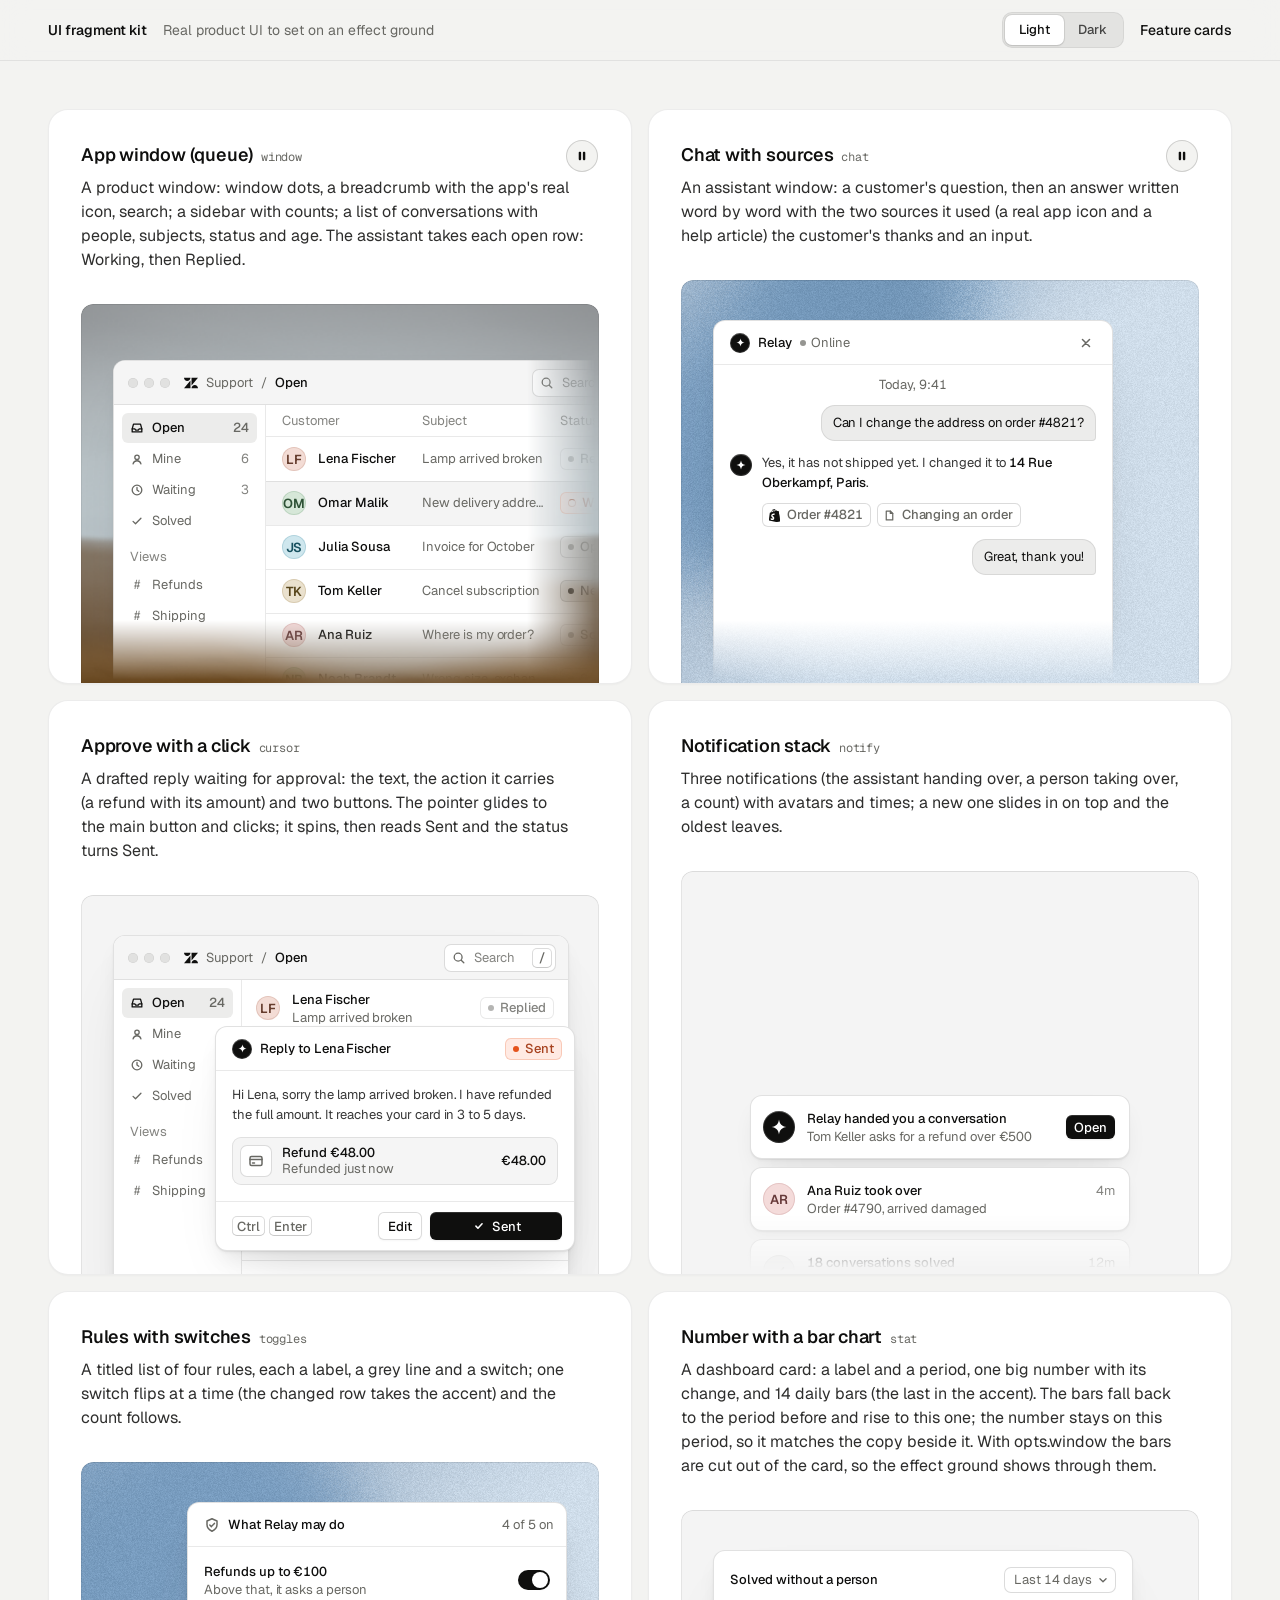
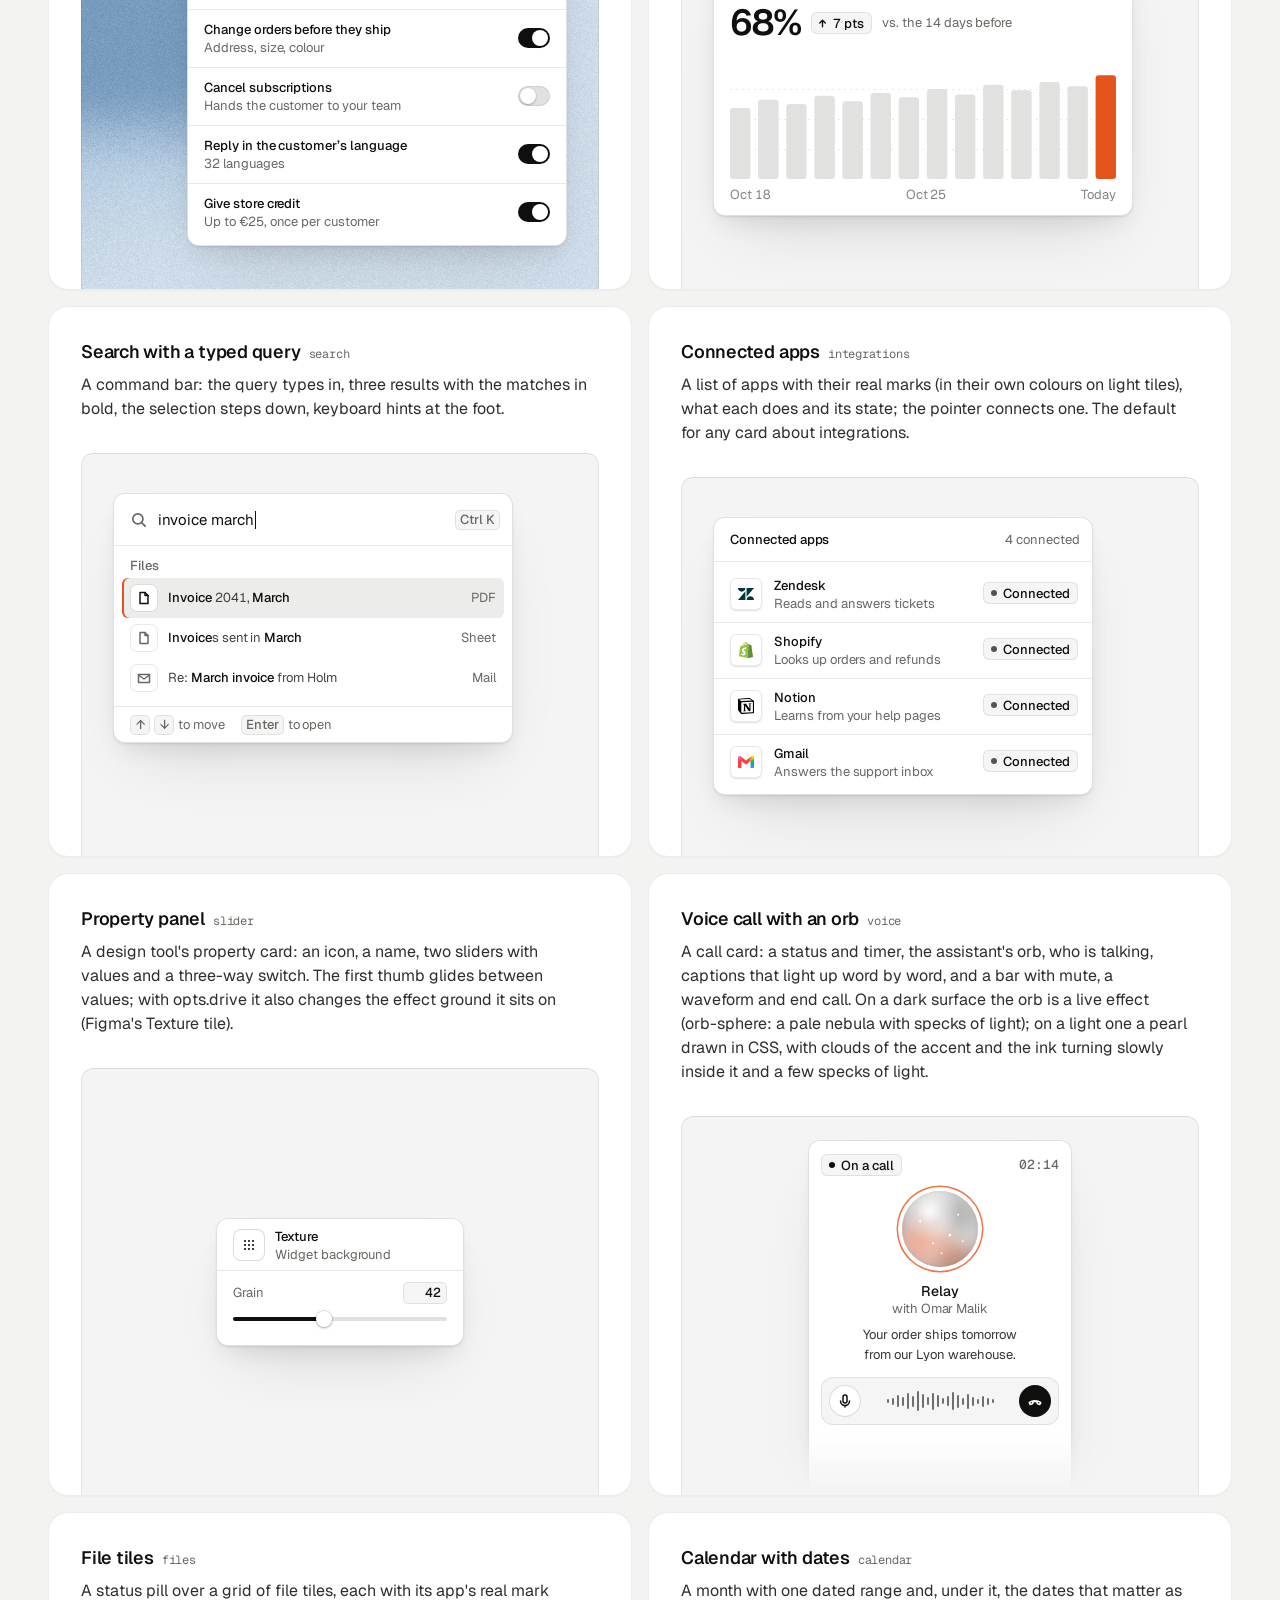
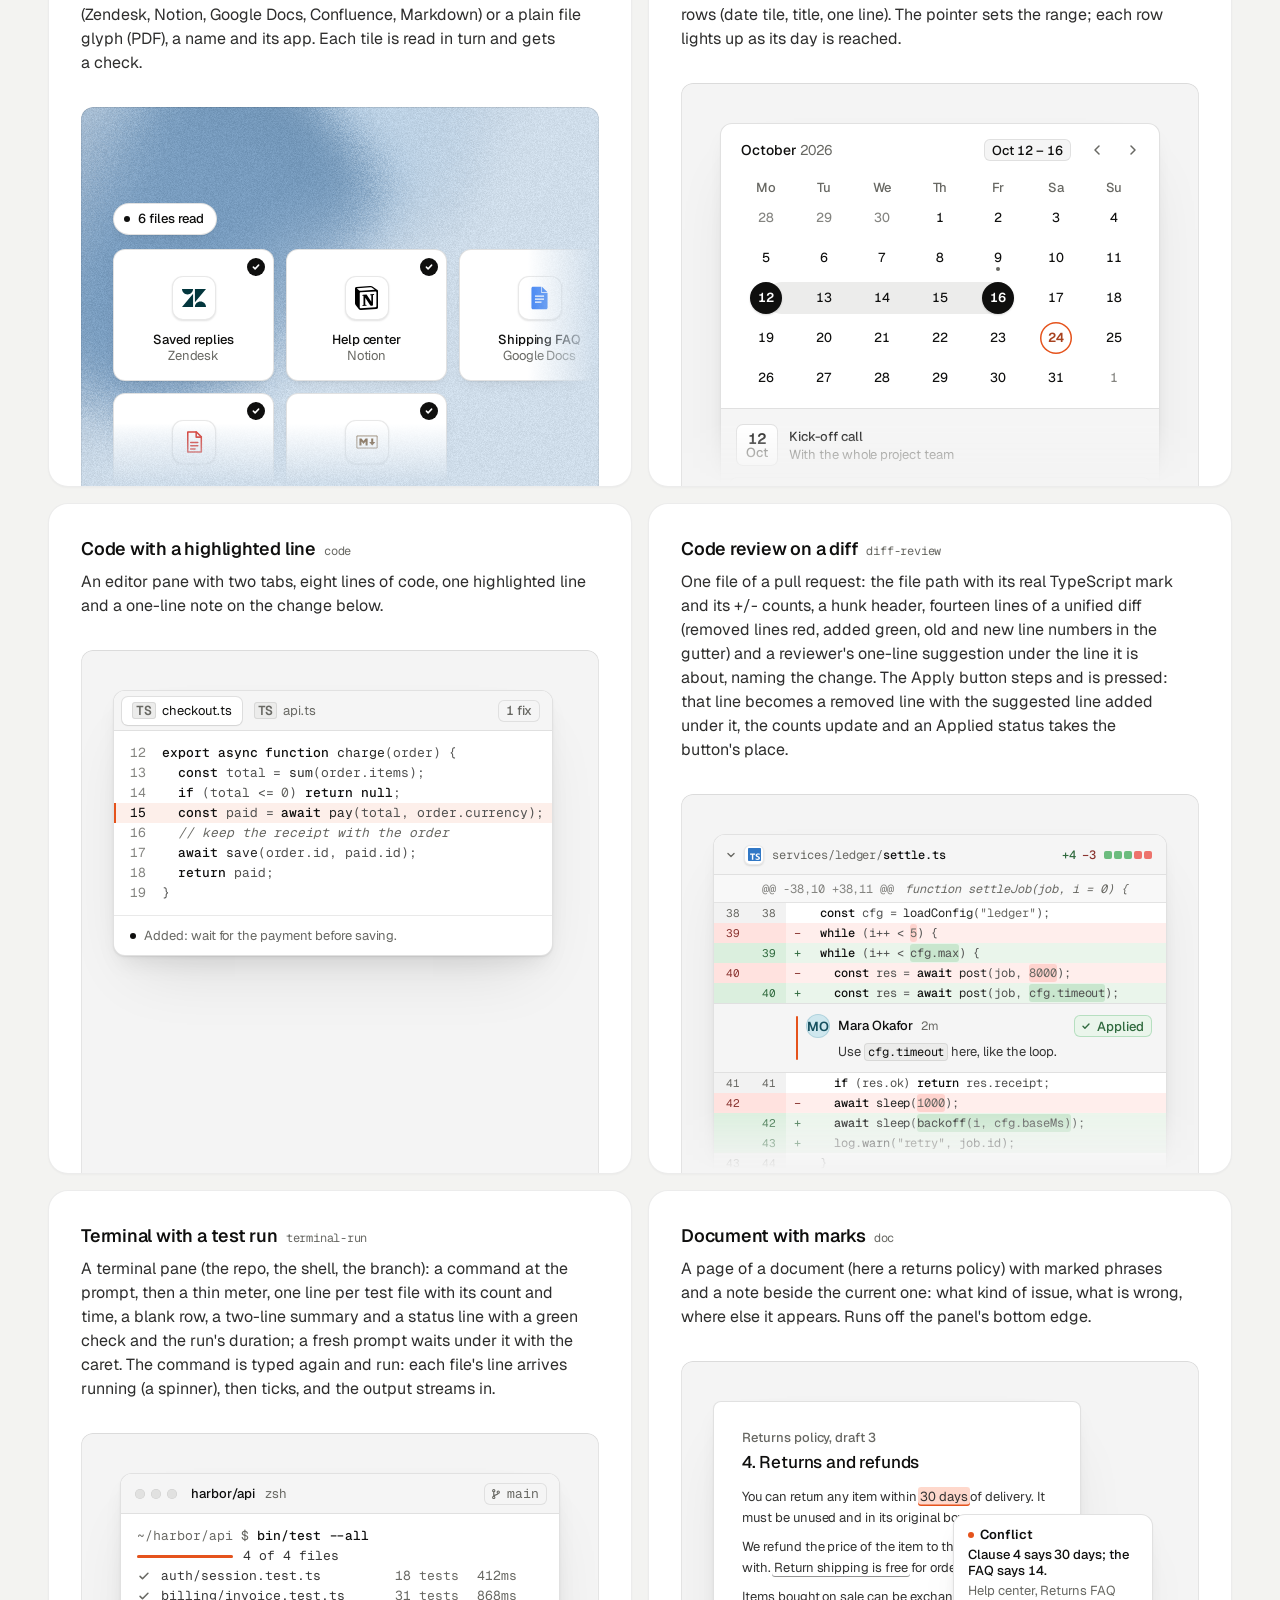
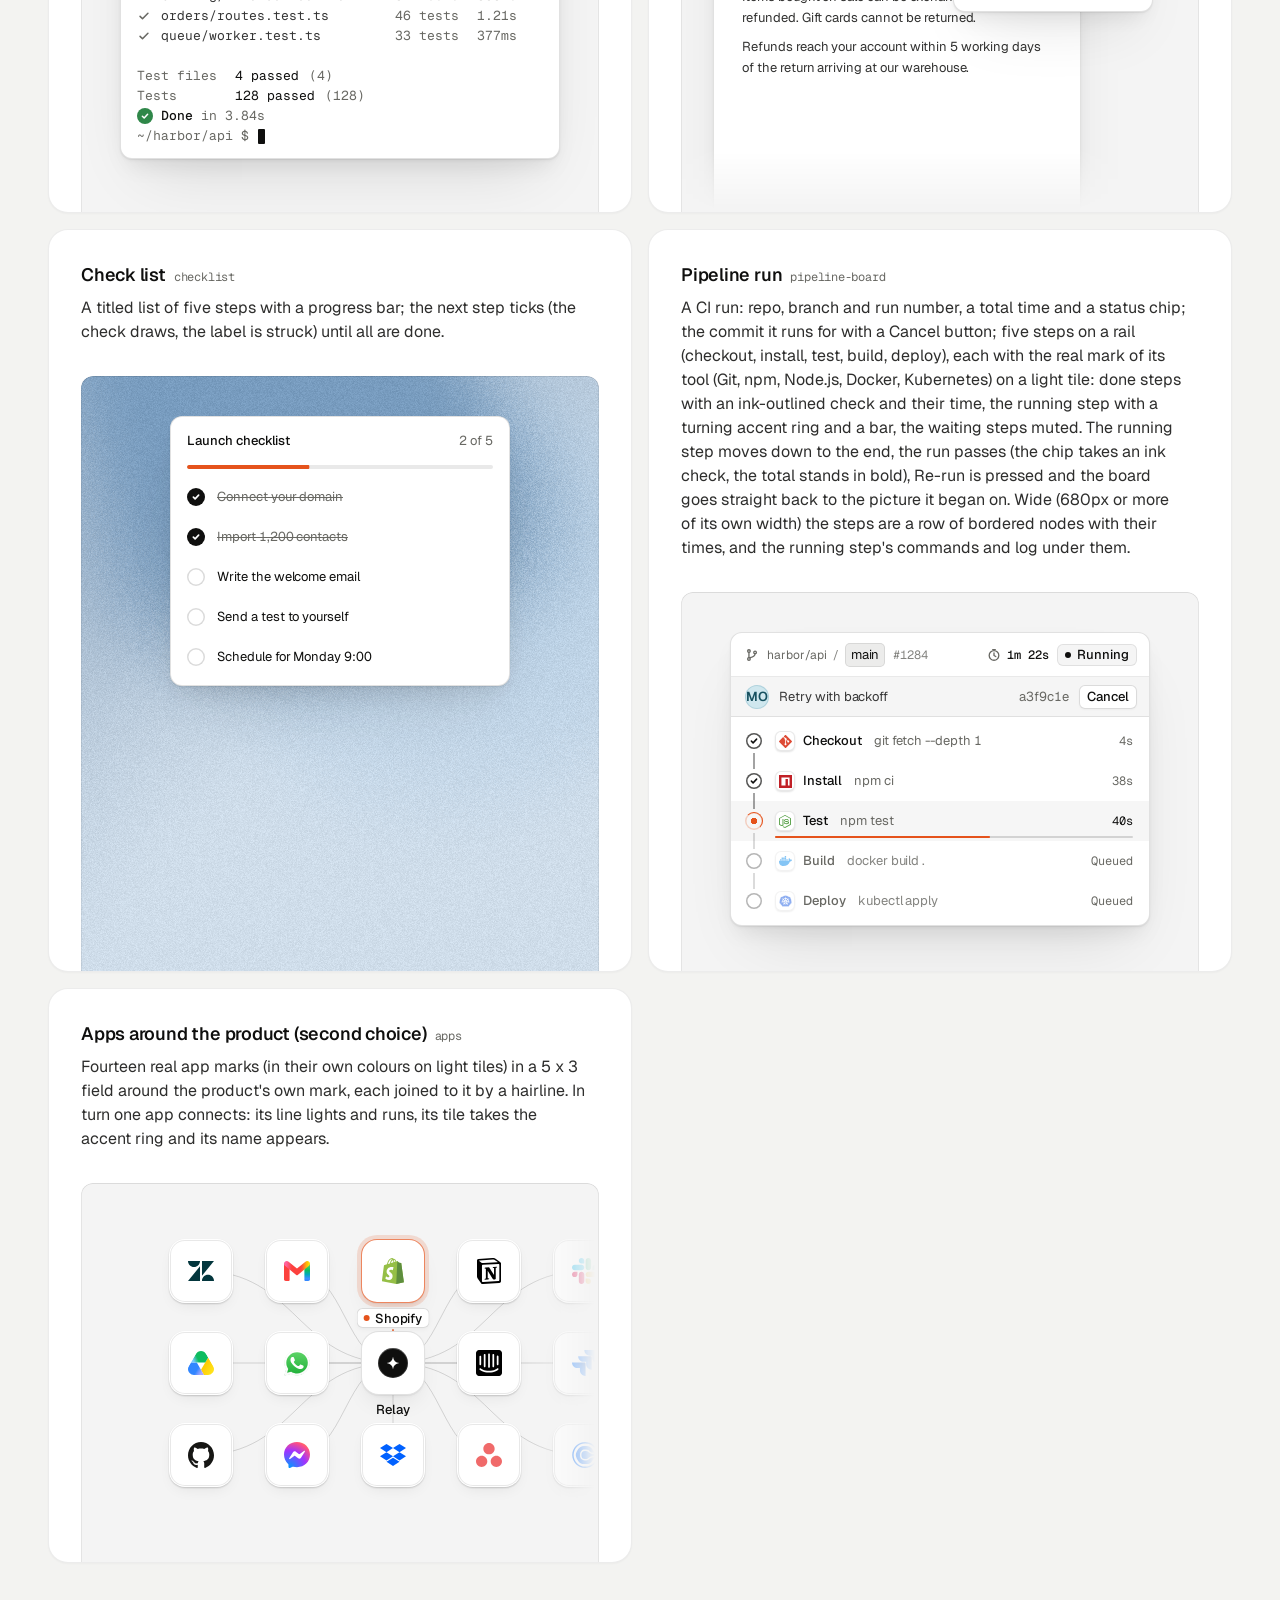
<file: .claude/skills/design-taste-frontend/assets/ui/index.html>
<!doctype html>
<html lang="en" data-theme="light">
<head>
<script>window.__tpGlMax = 16;   /* a gallery shows many live effects at once; a page of a site keeps the default 4 (fx.js) */</script>
<meta charset="utf-8">
<meta name="viewport" content="width=device-width, initial-scale=1">
<title>UI fragment kit</title>
<meta name="description" content="Nineteen pieces of real product UI from the taste-skill kit, each on an effect ground in a feature card.">
<link rel="preconnect" href="https://fonts.googleapis.com">
<link rel="preconnect" href="https://fonts.gstatic.com" crossorigin>
<link href="https://fonts.googleapis.com/css2?family=Geist:wght@300..700&family=Geist+Mono:wght@400;500&display=swap" rel="stylesheet">
<link rel="stylesheet" href="base.css">
<link rel="stylesheet" href="cards.css">
<style>
  :root { --font-text: "Geist", system-ui, sans-serif; --font-display: "Geist", system-ui, sans-serif; --font-mono: "Geist Mono", ui-monospace, monospace; }
  [data-theme="light"] { --bg: #f3f3f1; --card: #ffffff; --ink: #0f0f0e; --muted: #686863; --accent: #e5531c; --accent-ink: #ffffff; --g-bg: #e9e8e4; --g-surface: #f6f5f2; --frag: #ffffff; --warm: #c9a679; }
  [data-theme="dark"] { --bg: #070708; --card: #151517; --ink: #f2f2ef; --muted: #8f9094; --accent: #ff7a3c; --accent-ink: #120c08; --g-bg: #0e0e10; --g-surface: #1b1c1f; --frag: #1c1d20; --warm: #9c9689; }
  * { box-sizing: border-box; }
  html, body { margin: 0; }
  body { font-family: var(--font-text); background: var(--bg); color: var(--ink); -webkit-font-smoothing: antialiased; }
  .panel { --fx-bg: var(--g-bg); --fx-surface: var(--g-surface); --fx-ink: var(--ink); --fx-muted: var(--muted); --fx-accent: var(--hue, var(--warm)); --fx-accent-ink: var(--accent-ink); --calm: var(--g-bg); --p-h: 380px; }
  .top { position: sticky; top: 0; z-index: 20; background: color-mix(in oklab, var(--bg) 86%, transparent); backdrop-filter: blur(14px); -webkit-backdrop-filter: blur(14px); border-bottom: 1px solid color-mix(in oklab, var(--ink) 8%, transparent); }
  .top__in { max-width: 1232px; margin: 0 auto; padding: 0 24px; height: 60px; display: flex; align-items: center; gap: 16px; font-size: 14px; line-height: 20px; }
  .top__in strong { font-weight: 560; }
  .top__in > span { color: var(--muted); }
  .sp { flex: 1; }
  .seg { display: inline-flex; padding: 3px; border-radius: 10px; background: color-mix(in oklab, var(--ink) 6%, var(--bg)); box-shadow: inset 0 0 0 1px color-mix(in oklab, var(--ink) 6%, transparent); }
  .seg button { font: inherit; font-size: 13px; font-weight: 500; border: 0; background: none; color: color-mix(in oklab, var(--ink) 72%, var(--bg)); height: 30px; padding: 0 14px; border-radius: 7px; cursor: pointer; }
  .seg button[aria-pressed="true"] { background: var(--card); color: var(--ink); box-shadow: 0 0 0 1px color-mix(in oklab, var(--ink) 8%, transparent), 0 1px 2px rgb(0 0 0 / .1); }
  .top__in a { color: var(--ink); text-decoration: none; font-weight: 500; }
  main { max-width: 1232px; margin: 0 auto; padding: 48px 24px 96px; }
  .grid { display: grid; grid-template-columns: repeat(2, minmax(0, 1fr)); gap: 16px; }
  .card > h3 code { font: 400 12px/16px var(--font-mono); color: var(--muted); margin-left: 8px; }
  @media (max-width: 860px) { .grid { grid-template-columns: minmax(0, 1fr); } }
  @media (max-width: 600px) { main { padding: 24px 16px 64px; } .top__in { padding: 0 16px; } .top__in > span { display: none; } .panel { --p-h: 340px; } }
</style>
</head>
<body>
<header class="top">
  <div class="top__in">
    <strong>UI fragment kit</strong><span>Real product UI to set on an effect ground</span>
    <span class="sp"></span>
    <div class="seg" role="group" aria-label="Theme"><button type="button" data-mode="light" aria-pressed="true">Light</button><button type="button" data-mode="dark" aria-pressed="false">Dark</button></div>
    <a href="cards.html">Feature cards</a>
  </div>
</header>
<main><div class="grid" id="grid"></div></main>

<script type="module">
  import fx from '../effects/fx.js';
  import ui from './ui.js';
  const index = await fetch('index.json').then(r => r.json());
  // where each one sits, as its meta.json says: anchored at a corner or rising from the bottom and cut by
  // the panel's edge, or whole with 24px or more of ground round it; a fade only where an edge cuts it.
  // Only the compact slider sits in the calm middle (Figma's Texture tile); the cursor dialog is shown
  // where it belongs, over the lower-right edge of a window. [class, fade, style, opts]
  const PLACE = {
    window: ['at-corner', 'stage--fade-br', '--ay:56px'],
    chat: ['at-rise to-edge', 'stage--fade-b'],
    cursor: ['at-over', '', '--bx:24px;--by:24px'],
    notify: ['at-rise fit', 'stage--fade-b', '--ay:calc(100% - 180px);--ay-sm:calc(100% - 180px);--fit-max:380px'],
    toggles: ['at-right', ''],
    stat: ['at-corner', ''],
    search: ['at-corner', ''],
    integrations: ['at-corner', ''],
    slider: ['at-center', '', '', '{"compact":true,"drive":{"param":"grain","min":0.15,"max":0.95}}'],
    voice: ['at-rise to-edge fit', 'stage--fade-b', '--ax:max(24px, 50% - 132px);--ay:24px;--fit-max:264px'],
    files: ['at-corner wide', 'stage--fade-br', '--w:680px;--ay:96px'],
    calendar: ['at-rise fit', 'stage--fade-b', '--fit-max:440px'],
    code: ['at-corner', ''],
    'diff-review': ['at-corner fit', 'stage--fade-b', '--fit-max:480px'],
    'terminal-run': ['at-rise fit', '', '--fit-max:440px'],
    'pipeline-board': ['at-rise fit', '', '--fit-max:420px'],
    doc: ['at-corner to-edge', 'stage--fade-b'],
    checklist: ['at-rise fit', '', '--fit-max:340px'],
    apps: ['at-corner wide', 'stage--fade-br', '--w:560px;--ay:48px'],
  };
  // grounds behind UI are soft lit fields (never a line or dot pattern), on both themes: the bright
  // picture behind dark UI on the dark page, a clear step darker than white UI on the light page
  // the painting stays abstract (a mist over warm sand, level, fully soft) and shows once on the page
  const PAINT = ['painterly-landscape', { blur: 1, brush: 0.35, slope: 0, hillY: 0.3, horizon: 0.62, calm: 0.2, calmX: 0.6, calmY: 0.8, drift: 0, side: 1 }, '{"bg":"#a3b0b6","accent":"#c49a6c"}'];
  const GRAIN = ['grain-gradient', { speed: 0, grainMotion: 0, calm: 0.2, calmX: 0.5, calmY: 0.6, tint: 0.6, contrast: 0.6 }, '{"bg":"#d9ccb7","surface":"#e9e0d2","ink":"#2a2622","muted":"#6f675c","accent":"#a8794a"}'];
  const SKY = [GRAIN[0], GRAIN[1], '{"bg":"#c6d3df","surface":"#d6e0e9","ink":"#25303a","muted":"#5d6873","accent":"#3f6a92"}'];
  const SAGE = [GRAIN[0], GRAIN[1], '{"bg":"#cdd6c6","surface":"#dce3d6","ink":"#262d24","muted":"#5f6a5a","accent":"#6c8e63"}'];
  const GROUND = (m, i) => (m.name === 'slider' ? GRAIN : i === 0 ? PAINT : [GRAIN, SKY, SAGE][i % 3]);
  const q = new URLSearchParams(location.search);
  const grid = document.getElementById('grid');
  grid.innerHTML = index.fragments.map((m, i) => {
    const [at, fade, extra = '', opts = ''] = PLACE[m.name] || ['at-corner', 'stage--fade-br'];
    const [id, params, pal] = GROUND(m, i);
    const w = at === 'at-center' ? '' : ` style="--ax:32px;--ay:40px;${extra}"`;
    const o = opts ? ` data-ui-opts='${opts}'` : '';
    // the cursor is a dialog over a window's edge: the window under it holds still
    const under = m.name === 'cursor' ? `<div class="at-corner" style="--ax:32px;--ay:40px" data-ui-load="window" data-ui-opts='{"compact":true}' data-ui-still></div>` : '';
    return `<article class="card card--row"><h3>${m.title}<code>${m.name}</code></h3><p>${m.shows}</p>
      <div class="panel" data-fx="${id}" data-fx-seed="${(i + 1) * 17}" data-fx-params='${JSON.stringify(params)}' data-fx-palette='${pal}' style="--calm-k:0%">
        <div class="stage ${fade}">${under}<div class="${at}"${w}${o} data-ui-load="${m.name}"></div></div></div></article>`;
  }).join('');
  function setMode(mode) {
    document.documentElement.dataset.theme = mode;
    document.querySelectorAll('.seg button').forEach(b => b.setAttribute('aria-pressed', String(b.dataset.mode === mode)));
  }
  setMode(q.get('mode') === 'dark' ? 'dark' : 'light');
  if (q.has('t')) fx.setClock(+q.get('t'));
  // each ground is drawn once near the screen and kept as a picture (its WebGL context freed), so nineteen
  // panels need one or two contexts, not nineteen
  await Promise.all([ui.loadAll(grid), ui.grounds(grid, fx)]);
  document.documentElement.dataset.ready = '1';
  document.querySelectorAll('.seg button').forEach(b => b.addEventListener('click', async () => {
    setMode(b.dataset.mode);
    for (const el of grid.querySelectorAll('[data-ui]')) el.__ui?.repaint?.();
    await ui.grounds(grid, fx);
  }));
</script>
</body>
</html>
</file>
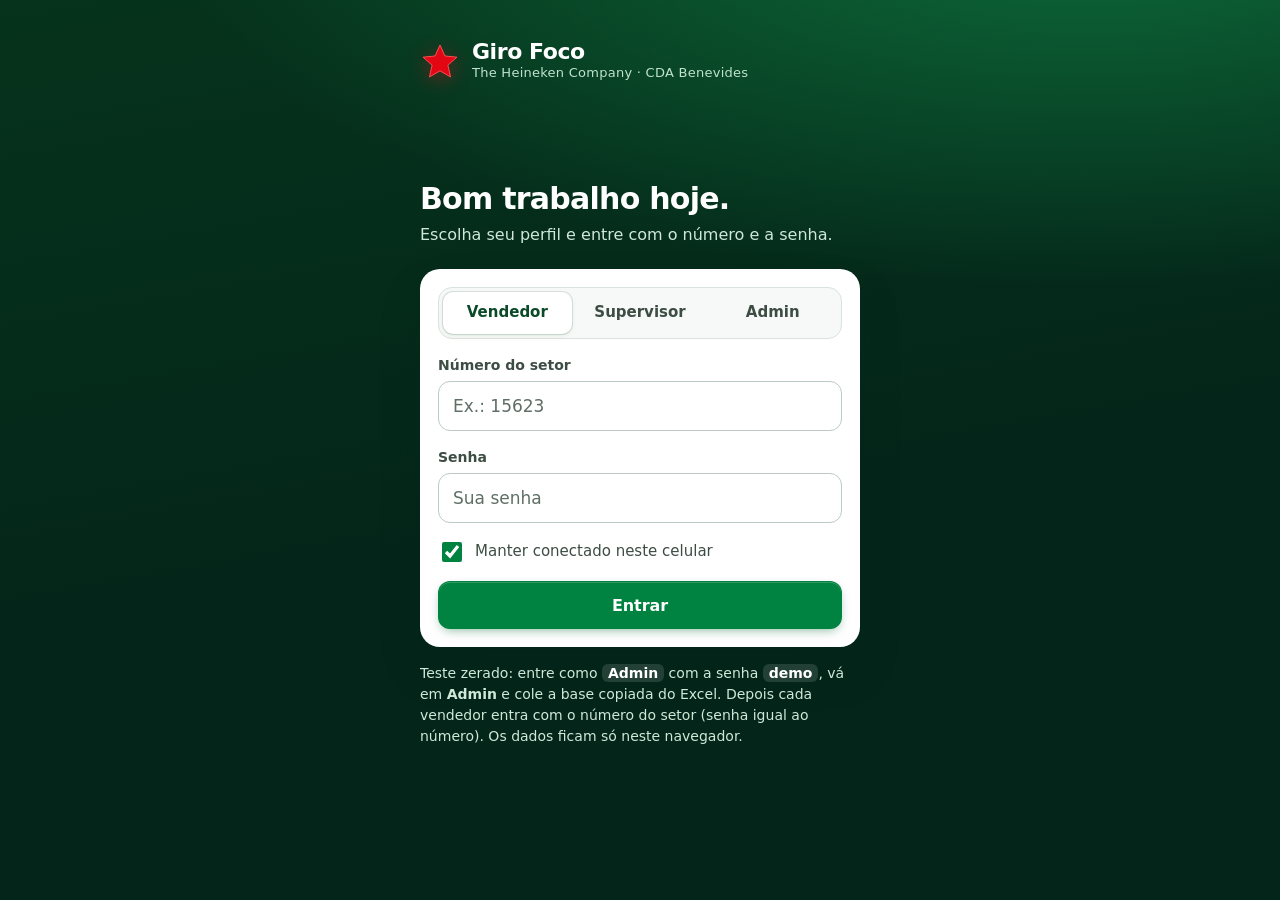
<file: giro-foco/site/teste-zerado.html>
<!DOCTYPE html>
<html lang="pt-BR">
<head>
<meta charset="UTF-8">
<meta name="viewport" content="width=device-width, initial-scale=1, viewport-fit=cover">
<meta name="theme-color" content="#06331c">
<title>Giro Foco · teste zerado</title>
<!--
  GIRO FOCO — site (versão 2)
  ============================================================================
  Arquivo único: cole tudo no bloco "Incorporar → Código" do Google Sites.
  Para ligar na planilha, preencha URL_NUVEM logo abaixo (procure por "CONFIGURAÇÃO").
  Sem URL, o site abre em MODO DEMONSTRAÇÃO com dados fictícios guardados só neste aparelho.
-->
<style>
/* ============================== CORES E MEDIDAS ============================== */
:root {
  --verde-950: #04261a;
  --verde-900: #06331c;
  --verde-800: #0a4a29;
  --verde-700: #006633;
  --verde-600: #008240;
  --verde-200: #bfe3cc;
  --verde-100: #e1f2e7;
  --verde-50: #f1f8f3;
  --estrela: #e30613;

  --zero: #c8102e;        --zero-texto: #a50d26;  --zero-fundo: #fdecee;
  --baixo: #e8590c;       --baixo-texto: #a8420a; --baixo-fundo: #fff0e5;
  --efic: #008240;        --efic-texto: #006633;  --efic-fundo: #e1f2e7;
  --amarelo: #f2b705;     --amarelo-texto: #7a5900; --amarelo-fundo: #fff7d6;

  --tinta: #12201a;
  --tinta-2: #3d4d44;
  --tinta-3: #5f6f66;
  --linha: #d9e3dc;
  --linha-forte: #bccbc1;
  --fundo: #eef3f0;
  --superficie: #ffffff;
  --superficie-2: #f6f9f7;

  --raio: 14px;
  --raio-p: 10px;
  --sombra-1: 0 1px 2px rgba(6, 51, 28, .06), 0 2px 6px rgba(6, 51, 28, .05);
  --sombra-2: 0 6px 16px -4px rgba(6, 51, 28, .16), 0 2px 4px rgba(6, 51, 28, .06);
  --sombra-3: 0 24px 48px -12px rgba(4, 38, 26, .35);
  --saida: cubic-bezier(.16, 1, .3, 1);
  --fonte: system-ui, -apple-system, "Segoe UI", Roboto, "Helvetica Neue", Arial, sans-serif;
  --nav-alt: 64px;
  --acento: #0a4a29;          /* texto de destaque verde (botões, abas) */
  --trilho: #e6ece8;          /* fundo de barras e medidores */
  --trilho-2: #f3f6f4;
  --barra-nav: rgba(255,255,255,.96);
  --borda-amarelo: #f0dc8c;
  --borda-erro: #f2b8c0;
  --etq-exp: #f1f1f4; --etq-exp-texto: #4b4b57;
  --grade-grafico: #e1e8e3;
  color-scheme: light;
}

/* ============================== MODO ESCURO ============================== */
:root[data-tema="escuro"] {
  --verde-200: #1f5a3a; --verde-100: #15392a; --verde-50: #102a1e;
  --zero-texto: #ff8d9c;  --zero-fundo: #3b1219;
  --baixo-texto: #ffab70; --baixo-fundo: #3a2110;
  --efic: #1fa463; --efic-texto: #63d395; --efic-fundo: #0f3221;
  --amarelo-texto: #ffd761; --amarelo-fundo: #33290a;
  --tinta: #e9f2ed; --tinta-2: #bccbc2; --tinta-3: #93a69b;
  --linha: #243a2f; --linha-forte: #355244;
  --fundo: #08130e; --superficie: #111e18; --superficie-2: #172a21;
  --sombra-1: 0 1px 2px rgba(0,0,0,.4), 0 2px 6px rgba(0,0,0,.25);
  --sombra-2: 0 8px 20px -6px rgba(0,0,0,.6), 0 2px 4px rgba(0,0,0,.3);
  --acento: #6ee0a0;
  --trilho: #22362c; --trilho-2: #2b4337;
  --barra-nav: rgba(13,24,19,.94);
  --borda-amarelo: #5c4b12; --borda-erro: #6a2430;
  --etq-exp: #24262d; --etq-exp-texto: #c6c8d2;
  --grade-grafico: #26392f;
  color-scheme: dark;
}
:root[data-tema="escuro"] .seg[data-s="GIRO EFICIENTE"] { --cor-topo: #3cc47b; }
:root[data-tema="escuro"] select.entrada { background-image: url("data:image/svg+xml,%3Csvg xmlns='http://www.w3.org/2000/svg' width='20' height='20' fill='none' stroke='%23bccbc2' stroke-width='2' stroke-linecap='round'%3E%3Cpath d='m6 8 4 4 4-4'/%3E%3C/svg%3E"); }
:root[data-tema="escuro"] .chip[aria-pressed="true"] { background: var(--verde-600); border-color: var(--verde-600); }
:root[data-tema="escuro"] .faixa-demo { border-bottom-color: var(--borda-amarelo); }
:root[data-tema="escuro"] .segmentado button[aria-pressed="true"] { background: var(--verde-100); box-shadow: 0 0 0 1px var(--verde-200); }
:root[data-tema="escuro"] .cli-nome b, :root[data-tema="escuro"] .contagem b { color: var(--tinta) !important; }
body { transition: background-color .2s ease, color .2s ease; }

/* ============================== BASE ============================== */
* { box-sizing: border-box; }
html { -webkit-text-size-adjust: 100%; }
body {
  margin: 0; font-family: var(--fonte); font-size: 16px; line-height: 1.45; color: var(--tinta);
  background: var(--fundo); -webkit-tap-highlight-color: transparent; overscroll-behavior-y: none;
  font-variant-numeric: tabular-nums;
}
::selection { background: var(--verde-200); color: var(--verde-950); }
input, textarea, select, button { font: inherit; color: inherit; caret-color: var(--verde-600); }
button { cursor: pointer; }
:focus-visible { outline: 3px solid var(--verde-600); outline-offset: 2px; border-radius: 6px; }
* { scrollbar-width: thin; scrollbar-color: var(--linha-forte) transparent; }
::-webkit-scrollbar { width: 8px; height: 8px; }
::-webkit-scrollbar-thumb { background: var(--linha-forte); border-radius: 8px; }
[hidden], .oculto { display: none !important; }
.sr { position: absolute; width: 1px; height: 1px; overflow: hidden; clip: rect(0 0 0 0); white-space: nowrap; }
svg.ic { width: 20px; height: 20px; flex: none; stroke: currentColor; fill: none; stroke-width: 1.9; stroke-linecap: round; stroke-linejoin: round; }

/* ============================== BOTÕES E CAMPOS ============================== */
.btn {
  display: inline-flex; align-items: center; justify-content: center; gap: 8px; min-height: 48px; padding: 0 18px;
  border-radius: 12px; border: 1px solid transparent; font-weight: 650; letter-spacing: -.005em;
  transition: transform .12s ease, background-color .15s ease, box-shadow .15s ease, opacity .15s;
  user-select: none; -webkit-user-select: none; touch-action: manipulation;
}
.btn:active:not(:disabled) { transform: scale(.97); }
.btn:disabled { opacity: .5; cursor: not-allowed; }
.btn-pri { background: var(--verde-600); color: #fff; box-shadow: 0 1px 0 rgba(255,255,255,.18) inset, 0 4px 12px -4px rgba(0,102,51,.55); }
.btn-pri:hover:not(:disabled) { background: var(--verde-700); }
.btn-sec { background: var(--superficie); color: var(--acento); border-color: var(--linha-forte); }
.btn-sec:hover:not(:disabled) { background: var(--verde-50); }
.btn-txt { background: transparent; color: var(--acento); min-height: 40px; padding: 0 10px; }
.btn-txt:hover { background: var(--verde-50); }
.btn-perigo { background: var(--superficie); color: var(--zero-texto); border-color: var(--borda-erro); }
.btn-perigo:hover { background: var(--zero-fundo); }
.btn-bloco { width: 100%; }
.btn .giro { width: 18px; height: 18px; border: 2.5px solid currentColor; border-right-color: transparent; border-radius: 50%; animation: girar .7s linear infinite; }
@keyframes girar { to { transform: rotate(360deg); } }

.campo { display: grid; gap: 6px; }
.campo > span { font-size: 14px; font-weight: 600; color: var(--tinta-2); }
.entrada {
  width: 100%; min-height: 50px; padding: 0 14px; border: 1.5px solid var(--linha-forte); border-radius: 12px;
  background: var(--superficie); font-size: 17px; transition: border-color .15s, box-shadow .15s;
}
textarea.entrada { padding: 12px 14px; min-height: 92px; resize: vertical; line-height: 1.4; }
.entrada:focus { outline: none; border-color: var(--verde-600); box-shadow: 0 0 0 4px rgba(0,130,64,.16); }
.entrada::placeholder { color: #5f6f66; }
select.entrada { appearance: none; padding-right: 40px; background-image: url("data:image/svg+xml,%3Csvg xmlns='http://www.w3.org/2000/svg' width='20' height='20' fill='none' stroke='%233d4d44' stroke-width='2' stroke-linecap='round'%3E%3Cpath d='m6 8 4 4 4-4'/%3E%3C/svg%3E"); background-repeat: no-repeat; background-position: right 12px center; }

.segmentado { display: flex; padding: 4px; gap: 4px; background: var(--superficie-2); border: 1px solid var(--linha); border-radius: 14px; }
.segmentado button {
  flex: 1; min-height: 42px; border: 0; border-radius: 10px; background: transparent; font-weight: 600; color: var(--tinta-2);
  font-size: 15px; transition: background-color .18s, color .18s, box-shadow .18s; padding: 0 8px;
}
.segmentado button[aria-pressed="true"] { background: var(--superficie); color: var(--acento); box-shadow: var(--sombra-1), 0 0 0 1px var(--linha); }

/* ============================== ENTRAR ============================== */
.entrar {
  min-height: 100dvh; display: grid; grid-template-rows: auto 1fr; background:
    radial-gradient(120% 70% at 85% -10%, #0d6b3a 0%, transparent 60%),
    linear-gradient(170deg, var(--verde-900) 0%, var(--verde-950) 55%);
  color: #fff; padding: max(28px, env(safe-area-inset-top)) 20px max(24px, env(safe-area-inset-bottom));
}
.marca { display: flex; align-items: center; gap: 12px; max-width: 440px; width: 100%; margin: 0 auto; }
.marca .estrela { width: 40px; height: 40px; filter: drop-shadow(0 4px 10px rgba(227,6,19,.45)); }
.marca b { display: block; font-size: 22px; letter-spacing: -.02em; line-height: 1.1; }
.marca small { display: block; font-size: 13px; color: #bfe3cc; letter-spacing: .02em; }
.entrar-corpo { width: 100%; max-width: 440px; margin: 0 auto; align-self: center; padding: 24px 0; }
.entrar h1 { font-size: 30px; line-height: 1.12; letter-spacing: -.025em; margin: 0 0 8px; font-weight: 750; }
.entrar p.sub { margin: 0 0 22px; color: #cfe8d8; font-size: 16px; }
.cartao-entrar { background: var(--superficie); color: var(--tinta); border-radius: 20px; padding: 18px; box-shadow: var(--sombra-3); display: grid; gap: 16px; }
.erro-msg { background: var(--zero-fundo); color: var(--zero-texto); border: 1px solid var(--borda-erro); padding: 10px 12px; border-radius: 10px; font-size: 15px; font-weight: 550; }
.dica-demo { margin-top: 16px; font-size: 14px; color: #cfe8d8; line-height: 1.5; }
.dica-demo code { background: rgba(255,255,255,.12); padding: 1px 6px; border-radius: 6px; font-family: inherit; font-weight: 650; color: #fff; }
.lembrar { display: flex; align-items: center; gap: 10px; font-size: 15px; color: var(--tinta-2); }
.lembrar input { width: 20px; height: 20px; accent-color: var(--verde-600); }

/* ============================== ESTRUTURA DO APP ============================== */
.topo {
  position: sticky; top: 0; z-index: 20; display: flex; align-items: center; gap: 10px;
  padding: max(10px, env(safe-area-inset-top)) 14px 10px; background: var(--verde-900); color: #fff;
  box-shadow: 0 6px 18px -10px rgba(4,38,26,.6);
}
.topo .estrela { width: 28px; height: 28px; flex: none; }
.topo-txt { min-width: 0; flex: 1; }
.topo-txt b { display: block; font-size: 17px; letter-spacing: -.01em; line-height: 1.15; white-space: nowrap; }
.topo-txt span { display: block; font-size: 13px; color: #bfe3cc; white-space: nowrap; overflow: hidden; text-overflow: ellipsis; }
.pilula-sinc {
  display: inline-flex; align-items: center; gap: 6px; min-height: 36px; padding: 0 12px; border-radius: 999px; border: 0;
  background: rgba(255,255,255,.1); color: #e1f2e7; font-size: 13px; font-weight: 600; white-space: nowrap;
}
.pilula-sinc i { width: 8px; height: 8px; border-radius: 50%; background: #5fd18e; flex: none; }
.pilula-sinc[data-estado="salvando"] i { background: #ffd54a; animation: pulsar 1s ease-in-out infinite; }
.pilula-sinc[data-estado="pendente"] i, .pilula-sinc[data-estado="erro"] i { background: #ff7a7a; }
.pilula-sinc[data-estado="pendente"], .pilula-sinc[data-estado="erro"] { background: rgba(255,122,122,.18); color: #fff; }
@keyframes pulsar { 50% { opacity: .35; } }
.btn-icone { width: 44px; height: 44px; display: grid; place-items: center; border-radius: 12px; border: 0; background: transparent; color: inherit; flex: none; }
.btn-icone:hover { background: rgba(255,255,255,.1); }
.faixa-demo { background: var(--amarelo-fundo); color: var(--amarelo-texto); font-size: 13px; font-weight: 600; padding: 7px 14px; text-align: center; border-bottom: 1px solid var(--borda-amarelo); }

main { padding: 16px 14px calc(var(--nav-alt) + 28px + env(safe-area-inset-bottom)); max-width: 1180px; margin: 0 auto; }
.vista { display: grid; gap: 16px; animation: entrarVista .22s var(--saida); }
@keyframes entrarVista { from { opacity: 0; transform: translateY(6px); } }
.cab-vista { display: flex; align-items: flex-end; justify-content: space-between; gap: 12px; flex-wrap: wrap; }
.cab-vista h2 { margin: 0; font-size: 24px; letter-spacing: -.02em; line-height: 1.15; }
.cab-vista p { margin: 2px 0 0; color: var(--tinta-3); font-size: 15px; }

.painel { background: var(--superficie); border-radius: var(--raio); box-shadow: var(--sombra-1); padding: 16px; }
.painel h3 { margin: 0 0 4px; font-size: 18px; letter-spacing: -.01em; }
.painel .nota { margin: 0 0 14px; color: var(--tinta-3); font-size: 14px; }

.abas {
  position: fixed; z-index: 30; left: 0; right: 0; bottom: 0; display: flex; justify-content: space-around;
  background: var(--barra-nav); backdrop-filter: saturate(1.4) blur(12px); -webkit-backdrop-filter: saturate(1.4) blur(12px);
  border-top: 1px solid var(--linha); padding: 6px 4px max(6px, env(safe-area-inset-bottom));
}
.abas button {
  position: relative; flex: 1; max-width: 120px; min-height: 52px; display: grid; justify-items: center; align-content: center; gap: 2px;
  border: 0; background: transparent; color: var(--tinta-3); font-size: 12px; font-weight: 600; border-radius: 12px;
}
.abas button[aria-current="page"] { color: var(--acento); }
.abas button[aria-current="page"] svg { stroke-width: 2.3; }
.abas button[aria-current="page"]::before { content: ""; position: absolute; top: 2px; width: 36px; height: 30px; border-radius: 10px; background: var(--verde-100); z-index: -1; }
.abas .selo { position: absolute; top: 2px; left: calc(50% + 6px); min-width: 18px; height: 18px; padding: 0 5px; border-radius: 9px; background: var(--amarelo); color: #3a2a00; font-size: 11px; font-weight: 750; display: grid; place-items: center; }

/* ============================== BARRA 3D DO GIRO ============================== */
.giro3d { padding: 20px 16px 16px; background: linear-gradient(180deg, var(--superficie) 0%, var(--superficie-2) 100%); border-radius: 18px; box-shadow: var(--sombra-2); overflow: hidden; }
.giro3d-palco { perspective: 700px; perspective-origin: 50% -40%; padding: 26px 8px 18px; }
.giro3d-barra {
  display: flex; gap: 3px; height: 54px; transform-style: preserve-3d;
  transform: rotateX(-26deg) rotateY(var(--giro-y, 0deg)); transition: transform .5s var(--saida);
}
.seg {
  position: relative; flex: var(--peso, 1) 1 0; min-width: 30px; border: 0; padding: 0; border-radius: 6px;
  background: var(--cor); transform-origin: left center; transform-style: preserve-3d;
  box-shadow: 0 14px 16px -10px var(--sombra-cor);
  transition: flex-grow .6s var(--saida), filter .2s, opacity .2s;
}
.seg::before { /* face de cima */
  content: ""; position: absolute; left: 0; right: 0; top: 1px; height: 22px; border-radius: 4px 4px 0 0;
  background: var(--cor-topo); transform-origin: top center; transform: rotateX(-90deg);
}
.seg::after { /* brilho */
  content: ""; position: absolute; inset: 0; border-radius: 6px; background: linear-gradient(180deg, rgba(255,255,255,.22), rgba(255,255,255,0) 55%);
}
.seg[data-s="GIRO ZERO"] { --cor: var(--zero); --cor-topo: #e8475f; --sombra-cor: rgba(200,16,46,.55); }
.seg[data-s="BAIXO DESEMPENHO"] { --cor: var(--baixo); --cor-topo: #ff8a45; --sombra-cor: rgba(232,89,12,.5); }
.seg[data-s="GIRO EFICIENTE"] { --cor: var(--efic); --cor-topo: #2fb36a; --sombra-cor: rgba(0,130,64,.5); }
.giro3d.filtrando .seg:not([aria-pressed="true"]) { opacity: .35; filter: saturate(.4); }
.giro3d .entrada-anim .seg { animation: crescer .9s var(--saida) both; animation-delay: calc(var(--i) * 70ms); }
@keyframes crescer { from { transform: scaleX(0); } }
.giro3d-legenda { display: grid; grid-template-columns: repeat(3, 1fr); gap: 8px; }
.giro3d-legenda button {
  text-align: left; border: 1px solid transparent; background: transparent; border-radius: 12px; padding: 8px 8px 6px; min-height: 64px;
  transition: background-color .15s, border-color .15s;
}
.giro3d-legenda button:hover { background: var(--superficie); border-color: var(--linha); }
.giro3d-legenda button[aria-pressed="true"] { background: var(--superficie); border-color: var(--linha-forte); box-shadow: var(--sombra-1); }
.giro3d-legenda .rot { display: flex; align-items: flex-start; gap: 6px; font-size: 13px; font-weight: 650; color: var(--tinta-2); min-height: 2.5em; line-height: 1.25; }
.giro3d-legenda .rot i { width: 10px; height: 10px; border-radius: 3px; background: var(--c); flex: none; margin-top: 3px; }
.giro3d-legenda .pct { display: block; font-size: 26px; font-weight: 750; letter-spacing: -.02em; line-height: 1.1; color: var(--ct); margin-top: 2px; }
.giro3d-legenda .det { display: block; font-size: 12.5px; color: var(--tinta-3); }
.giro3d-resumo { display: flex; flex-wrap: wrap; gap: 6px 16px; margin-top: 12px; padding-top: 12px; border-top: 1px solid var(--linha); font-size: 15px; color: var(--tinta-2); }
.giro3d-resumo b { color: var(--tinta); }
.giro3d-titulo { display: flex; justify-content: space-between; align-items: baseline; gap: 10px; }
.giro3d-titulo h3 { margin: 0; font-size: 17px; }
.giro3d-titulo span { font-size: 13px; color: var(--tinta-3); }

/* ============================== FERRAMENTAS DA LISTA ============================== */
.ferramentas { display: grid; gap: 10px; }
.busca { position: relative; }
.busca svg { position: absolute; left: 14px; top: 50%; transform: translateY(-50%); color: var(--tinta-3); pointer-events: none; }
.busca .entrada { padding-left: 44px; }
.linha-filtros { display: flex; gap: 8px; overflow-x: auto; padding-bottom: 2px; scrollbar-width: none; }
.linha-filtros::-webkit-scrollbar { display: none; }
.linha-filtros .segmentado button { white-space: nowrap; flex: none; padding: 0 12px; }
.vista > *, .grade-2 > * { min-width: 0; }
.chip {
  flex: none; display: inline-flex; align-items: center; gap: 6px; min-height: 40px; padding: 0 14px; border-radius: 999px;
  border: 1px solid var(--linha-forte); background: var(--superficie); font-size: 14px; font-weight: 600; color: var(--tinta-2); white-space: nowrap;
}
.chip[aria-pressed="true"] { background: var(--verde-800); border-color: var(--verde-800); color: #fff; }
.chip select { border: 0; background: transparent; font-weight: 650; color: inherit; padding: 0 2px; }
.contagem { font-size: 14px; color: var(--tinta-3); }

/* ============================== CLIENTES ============================== */
.lista { display: grid; gap: 10px; }
.cli {
  background: var(--superficie); border-radius: var(--raio); box-shadow: var(--sombra-1); padding: 14px; display: grid; gap: 10px;
  border: 1px solid transparent; transition: box-shadow .2s, transform .2s var(--saida);
}
.cli.amarelo { background: linear-gradient(180deg, var(--amarelo-fundo), var(--superficie) 70%); border-color: var(--borda-amarelo); }
.cli-topo { display: flex; align-items: flex-start; gap: 10px; }
.cli-nome { flex: 1; min-width: 0; }
.cli-nome b { display: block; font-size: 17px; line-height: 1.25; letter-spacing: -.01em; overflow-wrap: anywhere; }
.cli-nome span { display: block; font-size: 13.5px; color: var(--tinta-3); margin-top: 2px; overflow-wrap: anywhere; }
.selo-status { flex: none; display: inline-flex; align-items: center; gap: 5px; padding: 4px 9px; border-radius: 8px; font-size: 12.5px; font-weight: 700; white-space: nowrap; }
.selo-status i { width: 8px; height: 8px; border-radius: 50%; background: currentColor; }
.selo-status[data-s="GIRO ZERO"] { background: var(--zero-fundo); color: var(--zero-texto); }
.selo-status[data-s="BAIXO DESEMPENHO"] { background: var(--baixo-fundo); color: var(--baixo-texto); }
.selo-status[data-s="GIRO EFICIENTE"] { background: var(--efic-fundo); color: var(--efic-texto); }
.etiquetas { display: flex; flex-wrap: wrap; gap: 6px; }
.etq { font-size: 12.5px; font-weight: 650; padding: 3px 8px; border-radius: 7px; background: var(--superficie-2); color: var(--tinta-2); border: 1px solid var(--linha); display: inline-flex; gap: 4px; align-items: center; }
.etq svg.ic { width: 14px; height: 14px; }
.etq.ok { background: var(--efic-fundo); color: var(--efic-texto); border-color: var(--verde-200); }
.etq.exp { background: var(--etq-exp); color: var(--etq-exp-texto); }
.medidor { display: grid; gap: 6px; }
.medidor-num { display: flex; justify-content: space-between; gap: 8px; font-size: 14px; color: var(--tinta-2); }
.medidor-num b { color: var(--tinta); font-size: 15px; }
.medidor-trilho { position: relative; height: 10px; border-radius: 6px; background: var(--trilho); overflow: hidden; box-shadow: inset 0 1px 2px rgba(0,0,0,.08); }
.medidor-trilho i { position: absolute; inset: 0 auto 0 0; border-radius: 6px; background: var(--c); }
.medidor-trilho em { position: absolute; top: 0; bottom: 0; border-radius: 6px; background: repeating-linear-gradient(-45deg, var(--amarelo) 0 5px, #ffe27a 5px 10px); }
.cli-acoes { display: flex; gap: 8px; align-items: center; justify-content: space-between; flex-wrap: wrap; }
.aviso-amarelo { font-size: 14px; color: var(--amarelo-texto); font-weight: 600; display: flex; gap: 6px; align-items: center; flex: 1; min-width: 180px; }
.cli-acoes .btn { min-height: 44px; }
.mais { display: flex; justify-content: center; padding: 6px 0; }
.vazio { text-align: center; padding: 32px 18px; color: var(--tinta-3); background: var(--superficie); border-radius: var(--raio); border: 1.5px dashed var(--linha-forte); }
.vazio b { display: block; color: var(--tinta); font-size: 17px; margin-bottom: 4px; }
.esqueleto { height: 132px; border-radius: var(--raio); background: linear-gradient(90deg, var(--trilho) 0%, var(--trilho-2) 50%, var(--trilho) 100%); background-size: 200% 100%; animation: brilho 1.2s ease-in-out infinite; }
@keyframes brilho { to { background-position: -200% 0; } }

/* ============================== FOLHA (informar venda) ============================== */
dialog.folha {
  border: 0; padding: 0; margin: auto auto 0; width: 100%; max-width: 560px; max-height: 92dvh; border-radius: 22px 22px 0 0;
  background: var(--superficie); color: var(--tinta); box-shadow: var(--sombra-3); overflow: auto;
}
dialog.folha::backdrop { background: rgba(4, 38, 26, .5); backdrop-filter: blur(2px); }
dialog.folha[open] { animation: subir .32s var(--saida); }
dialog.folha.fechando { animation: descer .2s ease-in forwards; }
dialog.folha.fechando::backdrop { opacity: 0; transition: opacity .2s; }
@keyframes subir { from { transform: translateY(100%); } }
@keyframes descer { to { transform: translateY(100%); } }
.folha-alca { display: flex; justify-content: center; padding: 10px 0 4px; touch-action: none; cursor: grab; }
.folha-alca i { width: 44px; height: 5px; border-radius: 3px; background: var(--linha-forte); }
.folha-corpo { padding: 4px 18px max(18px, env(safe-area-inset-bottom)); display: grid; gap: 16px; }
.folha h2 { margin: 0; font-size: 20px; letter-spacing: -.015em; }
.folha .sub { margin: 2px 0 0; color: var(--tinta-3); font-size: 14px; }
.passo { display: grid; grid-template-columns: 56px 1fr 56px; gap: 8px; align-items: center; }
.passo button { height: 56px; border-radius: 14px; border: 1px solid var(--linha-forte); background: var(--superficie-2); font-size: 26px; font-weight: 600; color: var(--acento); }
.passo button:active { transform: scale(.95); }
.passo input { text-align: center; font-size: 28px; font-weight: 750; min-height: 56px; }
.rapidos { display: flex; gap: 8px; flex-wrap: wrap; }
.opcoes-emb { display: grid; grid-template-columns: repeat(2, minmax(0, 1fr)); gap: 8px; }
.opcoes-emb button {
  min-height: 56px; border: 1.5px solid var(--linha-forte); border-radius: 12px; background: var(--superficie); text-align: left;
  padding: 8px 12px; font-weight: 700; font-size: 16px; transition: border-color .15s, background-color .15s;
}
.opcoes-emb button small { display: block; font-weight: 500; color: var(--tinta-3); font-size: 12.5px; margin-top: 1px; }
.opcoes-emb button[aria-pressed="true"] { border-color: var(--verde-600); background: var(--verde-50); color: var(--acento); box-shadow: 0 0 0 1px var(--verde-600) inset; }
.emb-linha { display: grid; grid-template-columns: minmax(0, 1fr) minmax(0, 1fr) 72px 40px; gap: 6px 8px; align-items: center; }
.emb-linha .emb-nome { grid-column: 1 / -1; font-weight: 650; }
.emb-linha label.ativa { display: flex; align-items: center; gap: 6px; font-size: 14px; font-weight: 600; color: var(--tinta-2); }
@media (min-width: 900px) { .emb-linha { grid-template-columns: minmax(0, 2fr) 90px 80px 90px 40px; } .emb-linha .emb-nome { grid-column: auto; } }
.emb-linha { padding: 8px 0; border-bottom: 1px solid var(--linha); }
.emb-linha .entrada { min-height: 44px; font-size: 15px; padding: 0 10px; width: 100%; }
.emb-linha small { grid-column: 1 / -1; color: var(--tinta-3); font-size: 12.5px; margin-top: -2px; }
.emb-linha input[type="checkbox"] { width: 22px; height: 22px; accent-color: var(--verde-600); justify-self: center; }
.emb-linha .btn-txt { min-height: 40px; padding: 0; justify-content: center; }
.previa { background: var(--superficie-2); border: 1px solid var(--linha); border-radius: 12px; padding: 12px; font-size: 15px; color: var(--tinta-2); display: grid; gap: 8px; }
.previa b { color: var(--tinta); }
.previa .bate { color: var(--efic-texto); font-weight: 700; display: flex; gap: 6px; align-items: center; }

/* ============================== GRÁFICOS ============================== */
.grade-2 { display: grid; gap: 16px; }
.numeros { display: grid; grid-template-columns: repeat(2, 1fr); gap: 10px; }
.numero { background: var(--superficie-2); border: 1px solid var(--linha); border-radius: 12px; padding: 12px; }
.numero span { display: block; font-size: 13px; font-weight: 600; color: var(--tinta-3); }
.numero b { display: block; font-size: 24px; letter-spacing: -.02em; margin-top: 2px; }
.numero small { display: block; font-size: 12.5px; color: var(--tinta-3); }
.numero.bom b { color: var(--efic-texto); }
.numero.ruim b { color: var(--zero-texto); }
.grafico { width: 100%; height: auto; display: block; overflow: visible; }
.grafico text { font-family: var(--fonte); font-size: 12px; fill: var(--tinta-3); }
.grafico .linha-g { fill: none; stroke-width: 3; stroke-linecap: round; stroke-linejoin: round; }
.grafico .desenhar { stroke-dasharray: var(--comp); stroke-dashoffset: var(--comp); animation: desenhar 1.1s var(--saida) forwards; }
@keyframes desenhar { to { stroke-dashoffset: 0; } }
.legenda-g { display: flex; flex-wrap: wrap; gap: 6px 14px; font-size: 13.5px; color: var(--tinta-2); margin-top: 8px; }
.legenda-g span { display: inline-flex; align-items: center; gap: 6px; }
.legenda-g i { width: 14px; height: 4px; border-radius: 2px; background: var(--c); }
.ritmo { margin-top: 12px; padding: 12px; border-radius: 12px; background: var(--verde-50); border: 1px solid var(--verde-200); font-size: 15px; color: var(--verde-900); }

.ranking { display: grid; gap: 4px; }
.rank-item {
  display: grid; grid-template-columns: 28px 1fr auto; gap: 4px 10px; align-items: center; padding: 10px 8px; border-radius: 12px;
  border: 0; background: transparent; text-align: left; width: 100%; transition: background-color .15s;
}
.rank-item:hover { background: var(--superficie-2); }
.rank-pos { font-weight: 750; color: var(--tinta-3); font-size: 15px; text-align: center; }
.rank-nome { min-width: 0; }
.rank-nome b { display: block; font-size: 15.5px; white-space: nowrap; overflow: hidden; text-overflow: ellipsis; }
.rank-nome span { display: block; font-size: 12.5px; color: var(--tinta-3); }
.rank-val { text-align: right; font-size: 15px; font-weight: 750; color: var(--zero-texto); }
.rank-val small { display: block; font-size: 12px; color: var(--tinta-3); font-weight: 550; }
.pilha { grid-column: 2 / 4; display: flex; height: 12px; border-radius: 6px; overflow: hidden; background: var(--trilho); }
.pilha i { display: block; height: 100%; background: var(--c); transition: width .6s var(--saida); }
.pilha i + i { box-shadow: -1px 0 0 var(--superficie); }

/* ============================== ADMINISTRAÇÃO ============================== */
.opcoes { display: grid; gap: 8px; }
.opcao { display: flex; gap: 10px; align-items: center; padding: 10px 12px; border: 1px solid var(--linha); border-radius: 12px; background: var(--superficie); min-height: 52px; flex-wrap: wrap; }
.opcao:has(input:checked) { border-color: var(--verde-600); background: var(--verde-50); }
.opcao input[type="radio"] { width: 20px; height: 20px; accent-color: var(--verde-600); margin: 0; }
.opcao label { font-weight: 600; flex: 1; min-width: 160px; }
.opcao label small { display: block; font-weight: 500; color: var(--tinta-3); font-size: 13px; }
.opcao .entrada { width: 110px; min-height: 42px; font-size: 16px; }
.pilha-form { display: grid; gap: 14px; }
.tabela { width: 100%; border-collapse: collapse; font-size: 14.5px; }
.tabela th { text-align: left; font-size: 12.5px; color: var(--tinta-3); font-weight: 650; padding: 8px 6px; border-bottom: 1px solid var(--linha); position: sticky; top: 0; background: var(--superficie); }
.tabela td { padding: 8px 6px; border-bottom: 1px solid var(--linha); vertical-align: middle; }
.tabela .entrada { min-height: 40px; font-size: 15px; width: 120px; }
.rolagem { max-height: 420px; overflow: auto; border: 1px solid var(--linha); border-radius: 12px; }
.alerta-linha { display: flex; gap: 10px; padding: 10px 0; border-bottom: 1px solid var(--linha); font-size: 14.5px; }
.alerta-linha:last-child { border-bottom: 0; }
.alerta-linha small { color: var(--tinta-3); display: block; }

/* ============================== AVISOS (toast) ============================== */
.avisos { position: fixed; z-index: 60; left: 12px; right: 12px; bottom: calc(var(--nav-alt) + 18px + env(safe-area-inset-bottom)); display: grid; gap: 8px; justify-items: center; pointer-events: none; }
.aviso {
  pointer-events: auto; max-width: 480px; width: 100%; background: var(--verde-950); color: #fff; padding: 12px 14px; border-radius: 14px;
  box-shadow: var(--sombra-3); font-size: 15px; display: flex; gap: 10px; align-items: center; animation: avisoEntra .28s var(--saida);
}
.aviso.erro { background: #5c0a16; }
.aviso.sai { animation: avisoSai .2s ease-in forwards; }
@keyframes avisoEntra { from { opacity: 0; transform: translateY(12px) scale(.98); } }
@keyframes avisoSai { to { opacity: 0; transform: translateY(8px); } }

/* ============================== COMPUTADOR ============================== */
@media (min-width: 900px) {
  :root { --nav-alt: 0px; }
  .app { display: grid; grid-template-columns: 220px 1fr; min-height: 100dvh; }
  .topo { grid-column: 1 / -1; padding: 12px 24px; }
  .abas {
    position: sticky; top: 64px; align-self: start; flex-direction: column; justify-content: flex-start; gap: 4px; height: calc(100dvh - 64px);
    background: transparent; backdrop-filter: none; border-top: 0; border-right: 1px solid var(--linha); padding: 16px 12px;
  }
  .abas button { flex: none; max-width: none; grid-auto-flow: column; justify-content: start; gap: 12px; font-size: 15px; min-height: 48px; padding: 0 14px; }
  .abas button[aria-current="page"] { background: var(--verde-100); }
  .abas button[aria-current="page"]::before { display: none; }
  .abas .selo { position: static; margin-left: auto; }
  main { padding: 24px 28px 48px; width: 100%; }
  .avisos { bottom: 24px; left: auto; right: 24px; justify-items: end; }
  .lista { grid-template-columns: repeat(2, minmax(0, 1fr)); }
  .grade-2 { grid-template-columns: 1fr 1fr; align-items: start; }
  .numeros { grid-template-columns: repeat(4, 1fr); }
  dialog.folha { margin: auto; border-radius: 22px; }
  dialog.folha[open] { animation: aparecer .24s var(--saida); }
  @keyframes aparecer { from { opacity: 0; transform: translateY(12px) scale(.98); } }
  .folha-alca { display: none; }
  .folha-corpo { padding-top: 20px; }
  .entrar { grid-template-rows: auto 1fr; padding: 40px; }
}
@media (min-width: 1200px) { .lista { grid-template-columns: repeat(3, minmax(0, 1fr)); } }

/* Modo apresentação (reunião / TV) */
body.apresentacao .abas, body.apresentacao .faixa-demo { display: none; }
body.apresentacao main { max-width: none; padding: 28px 40px; font-size: 18px; }
body.apresentacao .app { grid-template-columns: 1fr; }
body.apresentacao .cab-vista h2 { font-size: 34px; }
body.apresentacao .numero b { font-size: 34px; }
body.apresentacao .rank-nome b { font-size: 19px; }
body.apresentacao .pilha { height: 18px; }

@media (prefers-reduced-motion: reduce) {
  *, *::before, *::after { animation-duration: .001ms !important; animation-delay: 0ms !important; transition-duration: .001ms !important; }
  .giro3d-barra { transform: rotateX(-26deg) !important; }
}
</style>
</head>
<body>

<!-- Ícones (desenhados com o mesmo traço) -->
<svg width="0" height="0" style="position:absolute" aria-hidden="true">
  <defs>
    <symbol id="i-estrela" viewBox="0 0 24 24"><path d="M12 1.8l2.95 6.6 7.2.7-5.43 4.8 1.6 7.07L12 17.3 5.68 20.97l1.6-7.07L1.85 9.1l7.2-.7L12 1.8z" fill="#e30613" stroke="#ff4d58" stroke-width=".6"/></symbol>
    <symbol id="i-carteira" viewBox="0 0 24 24"><path d="M4 7h16v12H4z"/><path d="M8 7V5h8v2"/><path d="M4 12h16"/></symbol>
    <symbol id="i-amarelo" viewBox="0 0 24 24"><circle cx="12" cy="12" r="8.5"/><path d="M12 7.5V12l3 2"/></symbol>
    <symbol id="i-evolucao" viewBox="0 0 24 24"><path d="M4 19h16"/><path d="M5 15l4-4 3 3 6-7"/><path d="M14 7h4v4"/></symbol>
    <symbol id="i-equipe" viewBox="0 0 24 24"><circle cx="9" cy="8" r="3.2"/><path d="M3 19c.6-3.2 3-5 6-5s5.4 1.8 6 5"/><path d="M16 11a2.8 2.8 0 1 0 0-5.6"/><path d="M18 14c1.6.6 2.7 2.2 3 5"/></symbol>
    <symbol id="i-admin" viewBox="0 0 24 24"><circle cx="12" cy="12" r="3"/><path d="M19.4 15a1.7 1.7 0 0 0 .3 1.8l.1.1a2 2 0 1 1-2.8 2.8l-.1-.1a1.7 1.7 0 0 0-1.8-.3 1.7 1.7 0 0 0-1 1.5V21a2 2 0 1 1-4 0v-.1a1.7 1.7 0 0 0-1.1-1.6 1.7 1.7 0 0 0-1.8.3l-.1.1a2 2 0 1 1-2.8-2.8l.1-.1a1.7 1.7 0 0 0 .3-1.8 1.7 1.7 0 0 0-1.5-1H3a2 2 0 1 1 0-4h.1a1.7 1.7 0 0 0 1.6-1.1 1.7 1.7 0 0 0-.3-1.8l-.1-.1a2 2 0 1 1 2.8-2.8l.1.1a1.7 1.7 0 0 0 1.8.3H9a1.7 1.7 0 0 0 1-1.5V3a2 2 0 1 1 4 0v.1a1.7 1.7 0 0 0 1 1.5 1.7 1.7 0 0 0 1.8-.3l.1-.1a2 2 0 1 1 2.8 2.8l-.1.1a1.7 1.7 0 0 0-.3 1.8V9a1.7 1.7 0 0 0 1.5 1H21a2 2 0 1 1 0 4h-.1a1.7 1.7 0 0 0-1.5 1z"/></symbol>
    <symbol id="i-busca" viewBox="0 0 24 24"><circle cx="11" cy="11" r="6.5"/><path d="m20 20-4.2-4.2"/></symbol>
    <symbol id="i-sair" viewBox="0 0 24 24"><path d="M15 4h4v16h-4"/><path d="M10 8l-4 4 4 4"/><path d="M6 12h10"/></symbol>
    <symbol id="i-atualizar" viewBox="0 0 24 24"><path d="M20 11a8 8 0 0 0-14.3-4.6L4 8"/><path d="M4 4v4h4"/><path d="M4 13a8 8 0 0 0 14.3 4.6L20 16"/><path d="M20 20v-4h-4"/></symbol>
    <symbol id="i-caixa" viewBox="0 0 24 24"><path d="M3.5 7.5 12 3l8.5 4.5v9L12 21l-8.5-4.5z"/><path d="M3.5 7.5 12 12l8.5-4.5"/><path d="M12 12v9"/></symbol>
    <symbol id="i-check" viewBox="0 0 24 24"><path d="m5 12.5 4.5 4.5L19 7.5"/></symbol>
    <symbol id="i-x" viewBox="0 0 24 24"><path d="M6 6l12 12M18 6 6 18"/></symbol>
    <symbol id="i-tela" viewBox="0 0 24 24"><rect x="3" y="4" width="18" height="12" rx="2"/><path d="M8 20h8M12 16v4"/></symbol>
    <symbol id="i-alerta" viewBox="0 0 24 24"><path d="M12 3 2.5 20h19z"/><path d="M12 10v4M12 17h.01"/></symbol>
    <symbol id="i-sino" viewBox="0 0 24 24"><path d="M6 16V11a6 6 0 0 1 12 0v5l1.5 2h-15z"/><path d="M10 20a2 2 0 0 0 4 0"/></symbol>
    <symbol id="i-lua" viewBox="0 0 24 24"><path d="M20 14.5A8 8 0 1 1 9.5 4a6.5 6.5 0 0 0 10.5 10.5z"/></symbol>
    <symbol id="i-sol" viewBox="0 0 24 24"><circle cx="12" cy="12" r="4"/><path d="M12 2.5v2M12 19.5v2M4.6 4.6l1.4 1.4M18 18l1.4 1.4M2.5 12h2M19.5 12h2M4.6 19.4 6 18M18 6l1.4-1.4"/></symbol>
  </defs>
</svg>

<!-- ============================== TELA DE ENTRADA ============================== -->
<section class="entrar" id="telaEntrar" hidden>
  <div class="marca">
    <svg class="estrela"><use href="#i-estrela"/></svg>
    <div><b>Giro Foco</b><small>The Heineken Company · CDA Benevides</small></div>
  </div>
  <div class="entrar-corpo">
    <h1>Bom trabalho hoje.</h1>
    <p class="sub">Escolha seu perfil e entre com o número e a senha.</p>
    <form class="cartao-entrar" id="formEntrar" novalidate>
      <div class="segmentado" role="group" aria-label="Perfil">
        <button type="button" data-perfil="VENDEDOR" aria-pressed="true">Vendedor</button>
        <button type="button" data-perfil="SUPERVISOR" aria-pressed="false">Supervisor</button>
        <button type="button" data-perfil="ADMIN" aria-pressed="false">Admin</button>
      </div>
      <label class="campo" id="campoCodigo">
        <span id="rotCodigo">Número do setor</span>
        <input class="entrada" id="entCodigo" inputmode="numeric" autocomplete="username" placeholder="Ex.: 15623" enterkeyhint="next">
      </label>
      <label class="campo">
        <span>Senha</span>
        <input class="entrada" id="entSenha" type="password" autocomplete="current-password" placeholder="Sua senha" enterkeyhint="go">
      </label>
      <label class="lembrar"><input type="checkbox" id="entLembrar" checked> Manter conectado neste celular</label>
      <div class="erro-msg oculto" id="entErro" role="alert"></div>
      <button class="btn btn-pri btn-bloco" id="btnEntrar" type="submit">Entrar</button>
    </form>
    <p class="dica-demo oculto" id="dicaDemo"></p>
  </div>
</section>

<!-- ============================== APLICATIVO ============================== -->
<div class="app" id="app" hidden>
  <header class="topo">
    <svg class="estrela"><use href="#i-estrela"/></svg>
    <div class="topo-txt"><b>Giro Foco</b><span id="topoQuem"></span></div>
    <button class="pilula-sinc" id="pilulaSinc" data-estado="ok" title="Toque para atualizar agora"><i></i><span id="sincTxt">Atualizado</span></button>
    <button class="btn-icone" id="btnTema" aria-label="Modo escuro" title="Modo escuro"><svg class="ic"><use href="#i-lua"/></svg></button>
    <button class="btn-icone" id="btnSair" aria-label="Sair"><svg class="ic"><use href="#i-sair"/></svg></button>
  </header>
  <nav class="abas" id="abas" aria-label="Seções"></nav>
  <div>
    <div class="faixa-demo oculto" id="faixaDemo">Modo demonstração · dados fictícios, guardados só neste aparelho</div>
    <main id="principal" tabindex="-1"></main>
  </div>
</div>

<dialog class="folha" id="folhaVenda" aria-labelledby="vendaTitulo">
  <div class="folha-alca" id="folhaAlca"><i></i></div>
  <form class="folha-corpo" id="formVenda" method="dialog" novalidate>
    <div>
      <h2 id="vendaTitulo">Informar venda</h2>
      <p class="sub" id="vendaSub"></p>
    </div>
    <div class="campo">
      <span>Embalagem vendida</span>
      <div class="opcoes-emb" id="vendaEmbalagens" role="group" aria-label="Embalagem vendida"></div>
    </div>
    <div class="campo">
      <span>Quantos pacotes?</span>
      <div class="passo">
        <button type="button" data-passo="-1" aria-label="Menos um pacote">−</button>
        <input class="entrada" id="vendaCaixas" inputmode="numeric" value="1" aria-label="Quantidade de pacotes">
        <button type="button" data-passo="1" aria-label="Mais um pacote">+</button>
      </div>
      <div class="rapidos" id="vendaRapidos"></div>
    </div>
    <div class="campo">
      <span>Previsão de faturamento</span>
      <div class="segmentado" id="vendaPrevisao" role="group" aria-label="Previsão">
        <button type="button" aria-pressed="false">Hoje</button>
        <button type="button" aria-pressed="true">Amanhã</button>
        <button type="button" aria-pressed="false">Esta semana</button>
      </div>
    </div>
    <label class="campo"><span>Observação (opcional)</span>
      <textarea class="entrada" id="vendaObs" maxlength="500" placeholder="Ex.: pedido fechado com o gerente"></textarea>
    </label>
    <div class="previa" id="vendaPrevia"></div>
    <div style="display:flex; gap:10px">
      <button type="button" class="btn btn-sec" id="vendaCancelar">Cancelar</button>
      <button type="submit" class="btn btn-pri" id="vendaConfirmar" style="flex:1">Informar venda</button>
    </div>
  </form>
</dialog>

<div class="avisos" id="avisos" aria-live="polite"></div>

<script>window.GIRO_DEMO_ZERADO = true;</script>
<script>
'use strict';
/* =============================================================================
   CONFIGURAÇÃO — o único lugar que precisa mudar para ligar na planilha
   ============================================================================= */
const URL_NUVEM = window.GIRO_URL_NUVEM || '';   // cole aqui a URL do Apps Script (termina em /exec)
const ATUALIZAR_A_CADA_SEG = 90;                 // de quanto em quanto tempo busca novidades
const ITENS_POR_PAGINA = 40;

const MODO_DEMO = !URL_NUVEM;
const DEMO_ZERADO = Boolean(window.GIRO_DEMO_ZERADO);  // true = demonstração começa sem clientes (para testar a colagem)
const STATUS = ['GIRO ZERO', 'BAIXO DESEMPENHO', 'GIRO EFICIENTE'];
const NOME_STATUS = { 'GIRO ZERO': 'Giro zero', 'BAIXO DESEMPENHO': 'Baixo desempenho', 'GIRO EFICIENTE': 'Giro eficiente' };
const COR_STATUS = { 'GIRO ZERO': 'var(--zero)', 'BAIXO DESEMPENHO': 'var(--baixo)', 'GIRO EFICIENTE': 'var(--efic)' };
const TXT_STATUS = { 'GIRO ZERO': 'var(--zero-texto)', 'BAIXO DESEMPENHO': 'var(--baixo-texto)', 'GIRO EFICIENTE': 'var(--efic-texto)' };

/* ============================== UTILIDADES ============================== */
const $ = (s, el = document) => el.querySelector(s);
const $$ = (s, el = document) => Array.from(el.querySelectorAll(s));
const nf = (n, casas = 0) => Number(n || 0).toLocaleString('pt-BR', { minimumFractionDigits: casas, maximumFractionDigits: casas });
const pct = (parte, total) => total > 0 ? (parte / total) * 100 : 0;
const esc = s => String(s == null ? '' : s).replace(/[&<>"']/g, c => ({ '&': '&amp;', '<': '&lt;', '>': '&gt;', '"': '&quot;', "'": '&#39;' }[c]));
const icone = (id, cls = 'ic') => `<svg class="${cls}" aria-hidden="true"><use href="#i-${id}"/></svg>`;
const ler = (k, padrao) => { try { const v = localStorage.getItem(k); return v ? JSON.parse(v) : padrao; } catch (e) { return padrao; } };
const gravar = (k, v) => { try { localStorage.setItem(k, JSON.stringify(v)); } catch (e) { /* armazenamento cheio ou bloqueado */ } };
const semMovimento = () => matchMedia('(prefers-reduced-motion: reduce)').matches;
const plural = (n, palavra) => n + ' ' + palavra + (n === 1 ? '' : 's');
const ehExpurgado = c => String(c.expurgado).toUpperCase() === 'SIM';

function dataCurta(iso) {
  if (!iso) return '';
  const d = new Date(iso);
  if (isNaN(d)) return String(iso);
  const hoje = new Date();
  const hora = d.toLocaleTimeString('pt-BR', { hour: '2-digit', minute: '2-digit' });
  if (d.toDateString() === hoje.toDateString()) return 'hoje às ' + hora;
  const ontem = new Date(hoje); ontem.setDate(hoje.getDate() - 1);
  if (d.toDateString() === ontem.toDateString()) return 'ontem às ' + hora;
  return d.toLocaleDateString('pt-BR', { day: '2-digit', month: '2-digit' }) + ' às ' + hora;
}

/* ============================== TEMA (claro / escuro) ============================== */
function aplicarTema(tema) {
  document.documentElement.dataset.tema = tema;
  const b = document.getElementById('btnTema');
  if (b) {
    const escuro = tema === 'escuro';
    b.setAttribute('aria-label', escuro ? 'Modo claro' : 'Modo escuro');
    b.title = escuro ? 'Modo claro' : 'Modo escuro';
    b.innerHTML = `<svg class="ic" aria-hidden="true"><use href="#i-${escuro ? 'sol' : 'lua'}"/></svg>`;
  }
  const meta = document.querySelector('meta[name="theme-color"]');
  if (meta) meta.content = tema === 'escuro' ? '#04261a' : '#06331c';
}
aplicarTema(ler('giro_tema', matchMedia('(prefers-color-scheme: dark)').matches ? 'escuro' : 'claro'));

/* ============================== ESTADO ============================== */
const estado = {
  sessao: ler('giro_sessao', null),        // { token, perfil, codigo, nome }
  dados: null,                             // { config, clientes, historico, alertas, dataVersion }
  pendentes: ler('giro_pendentes', []),    // lançamentos ainda não confirmados pela nuvem
  aba: 'carteira',
  ui: { embalagem: ler('giro_embalagem', ''), status: null, expurgos: 'fora', busca: '', ordem: 'prioridade', setor: '', mesa: '', pagina: 1, ordemEquipe: 'zero' },
  ultimaAtualizacao: null,
  carregando: false,
  animarBarra: true,
};

/* ============================== NUVEM (Apps Script) ============================== */
class ErroNuvem extends Error {
  constructor(msg, { rede = false, sessao = false } = {}) { super(msg); this.rede = rede; this.sessao = sessao; }
}

async function chamar(acao, dados = {}) {
  const corpo = Object.assign({ acao }, dados);
  if (estado.sessao && acao !== 'entrar') corpo.token = estado.sessao.token;
  let resposta;
  if (MODO_DEMO) {
    resposta = await Demo.chamar(corpo);
  } else {
    let r;
    try {
      // Sem cabeçalho Content-Type: o navegador envia como text/plain e o Google responde sem bloqueio.
      r = await fetch(URL_NUVEM, { method: 'POST', body: JSON.stringify(corpo), redirect: 'follow' });
    } catch (e) {
      throw new ErroNuvem('Sem conexão com a internet.', { rede: true });
    }
    if (!r.ok) throw new ErroNuvem('A nuvem não respondeu (erro ' + r.status + ').', { rede: true });
    try { resposta = await r.json(); } catch (e) { throw new ErroNuvem('Resposta inválida da nuvem.', { rede: true }); }
  }
  if (!resposta || !resposta.ok) {
    const msg = (resposta && resposta.erro) || 'Erro desconhecido.';
    throw new ErroNuvem(msg, { sessao: /expirou|entre novamente/i.test(msg) });
  }
  return resposta;
}

function definirSinc(estadoSinc, texto) {
  const p = $('#pilulaSinc');
  p.dataset.estado = estadoSinc;
  $('#sincTxt').textContent = texto;
}

function atualizarPilula() {
  if (estado.pendentes.length) {
    definirSinc('pendente', estado.pendentes.length === 1 ? '1 envio pendente' : estado.pendentes.length + ' envios pendentes');
  } else if (estado.ultimaAtualizacao) {
    definirSinc('ok', (window.innerWidth < 430 ? '' : 'Atualizado ') + estado.ultimaAtualizacao.toLocaleTimeString('pt-BR', { hour: '2-digit', minute: '2-digit' }));
  }
}

async function carregarDados(leve = false) {
  if (estado.carregando) return;
  estado.carregando = true;
  if (!leve) definirSinc('salvando', 'Atualizando…');
  try {
    const r = await chamar('dados', leve && estado.dados ? { desde: estado.dados.dataVersion } : {});
    if (!r.semMudancas) {
      estado.dados = { config: r.config, clientes: r.clientes, historico: r.historico || [], alertas: r.alertas || [], dataVersion: r.dataVersion };
      // Cópia da própria carteira no aparelho: abre mesmo sem internet.
      gravar('giro_cache', { chave: chaveCache(), dados: estado.dados });
      reaplicarPendentes();
      desenhar();
    }
    estado.ultimaAtualizacao = new Date();
    atualizarPilula();
  } catch (e) {
    if (e.sessao) return sairPorSessao(e.message);
    definirSinc(estado.pendentes.length ? 'pendente' : 'erro', e.rede ? 'Sem conexão' : 'Erro ao atualizar');
    if (!estado.dados) {
      $('#principal').innerHTML = `<div class="vista"><div class="vazio"><b>${e.rede ? 'Sem conexão com a internet' : 'Não foi possível carregar'}</b>
        ${esc(e.message)} Assim que a conexão voltar, toque em tentar de novo.<div style="margin-top:14px"><button class="btn btn-pri" id="btnTentar">Tentar de novo</button></div></div></div>`;
    } else if (!leve) avisar(e.message + ' Mostrando os últimos dados salvos no aparelho.', true);
  } finally {
    estado.carregando = false;
  }
}

/* Lançamentos ficam numa fila até a nuvem confirmar. Se a internet cair, nada se perde. */
function enfileirar(acao, dados) {
  estado.pendentes.push({ id: Date.now() + '_' + Math.random().toString(36).slice(2, 7), acao, dados });
  gravar('giro_pendentes', estado.pendentes);
  enviarPendentes();
}

let enviando = false;
async function enviarPendentes() {
  if (enviando || !estado.pendentes.length) { atualizarPilula(); return; }
  enviando = true;
  definirSinc('salvando', 'Salvando…');
  try {
    while (estado.pendentes.length) {
      const p = estado.pendentes[0];
      try {
        const r = await chamar(p.acao, p.dados);
        if (r.cliente) mesclarCliente(r.cliente);
        if (r.dataVersion && estado.dados) estado.dados.dataVersion = r.dataVersion;
        estado.pendentes.shift();
        gravar('giro_pendentes', estado.pendentes);
      } catch (e) {
        if (e.sessao) { enviando = false; return sairPorSessao(e.message); }
        if (e.rede) { definirSinc('pendente', 'Sem conexão · ' + estado.pendentes.length + ' pendente(s)'); break; }
        // Recusado pela nuvem (ex.: cliente de outra carteira): desfaz e avisa.
        estado.pendentes.shift();
        gravar('giro_pendentes', estado.pendentes);
        avisar('Não foi salvo: ' + e.message, true);
        await carregarDados();
      }
    }
  } finally {
    enviando = false;
    if (!estado.pendentes.length) { estado.ultimaAtualizacao = new Date(); atualizarPilula(); }
    desenhar();
  }
}

function aplicarLocal(acao, dados) {
  if (!estado.dados) return;
  const c = estado.dados.clientes.find(x => x.idCliente === dados.idCliente);
  if (!c) return;
  if (acao === 'informarVenda') {
    const emb = embalagens().find(e => e.nome === dados.embalagem) || embalagens()[0];
    Object.assign(c, { vendaInformada: true, vendaCaixas: dados.caixas, vendaEmbalagem: emb.nome, vendaHL: +(dados.caixas * emb.hl).toFixed(4),
      vendaPrevisao: dados.previsao, vendaObs: dados.obs,
      vendaAutor: rotuloSessao(), vendaData: new Date().toISOString() });
  } else if (acao === 'limparAmarelo') {
    Object.assign(c, { vendaInformada: false, vendaCaixas: 0, vendaEmbalagem: '', vendaHL: 0, vendaObs: '', vendaPrevisao: '' });
  }
}
function reaplicarPendentes() { estado.pendentes.forEach(p => aplicarLocal(p.acao, p.dados)); }
function mesclarCliente(novo) {
  if (!estado.dados) return;
  const i = estado.dados.clientes.findIndex(c => c.idCliente === novo.idCliente);
  if (i >= 0) estado.dados.clientes[i] = novo;
}

/* ============================== CÁLCULOS ============================== */
function rotuloSessao() {
  const s = estado.sessao;
  if (!s) return '';
  return s.perfil === 'ADMIN' ? 'Administrador' : (s.perfil === 'VENDEDOR' ? 'Setor ' : 'Mesa ') + s.codigo;
}
function fator() { return Number(estado.dados && estado.dados.config.boxFactorHL) || 0.0396; }

/* Embalagens: o HL de cada pacote vem da nuvem (aba Embalagens). Ex.: 600ml c/12 = 0,072 HL. */
function embalagens() {
  const l = estado.dados && estado.dados.config.embalagens;
  return l && l.length ? l : [{ nome: 'caixa padrão', ml: 0, unidades: 0, hl: fator() }];
}
function embAtual() { const l = embalagens(); return l.find(e => e.nome === estado.ui.embalagem) || l[0]; }
function hlVenda(c) { return Number(c.vendaHL) > 0 ? Number(c.vendaHL) : (Number(c.vendaCaixas) || 0) * fator(); }
function rotuloVenda(c) { return c.vendaCaixas + ' × ' + (c.vendaEmbalagem || 'cx'); }
function porAtivos() { return !estado.dados || estado.dados.config.calcMetricMode !== 'CLIENTES'; }
function peso(c) { return porAtivos() ? Math.max(1, parseInt(c.ativos, 10) || 1) : 1; }

function metricasCliente(c, emb = embAtual()) {
  const real = Number(c.realHL) || 0, meta = Number(c.metaHL) || 0;
  const faltaHL = Math.max(0, meta - real);
  const faltaCx = faltaHL > 0 ? Math.ceil(faltaHL / emb.hl - 1e-9) : 0;   // pacotes da embalagem escolhida
  return { real, meta, faltaHL, faltaCx, pctMeta: meta > 0 ? Math.min(100, (real / meta) * 100) : 100 };
}

/** Clientes no recorte atual (expurgos, mesa, setor) — base de todos os números da tela. */
function recorte({ ignorarStatus = true } = {}) {
  if (!estado.dados) return [];
  const u = estado.ui;
  return estado.dados.clientes.filter(c => {
    const exp = ehExpurgado(c);
    if (u.expurgos === 'fora' && exp) return false;
    if (u.expurgos === 'so' && !exp) return false;
    if (u.mesa && c.supId !== u.mesa) return false;
    if (u.setor && c.setorId !== u.setor) return false;
    if (!ignorarStatus && u.status && c.statusGiro !== u.status) return false;
    return true;
  });
}

function resumo(lista) {
  const r = { total: 0, clientes: lista.length, ativos: 0, faltaHL: 0, faltaCx: 0, amarelos: 0 };
  STATUS.forEach(s => { r[s] = { peso: 0, clientes: 0, ativos: 0 }; });
  lista.forEach(c => {
    const s = r[c.statusGiro] || r['BAIXO DESEMPENHO'];
    const p = peso(c);
    s.peso += p; s.clientes++; s.ativos += Math.max(1, parseInt(c.ativos, 10) || 1);
    r.total += p; r.ativos += Math.max(1, parseInt(c.ativos, 10) || 1);
    if (c.statusGiro !== 'GIRO EFICIENTE') { const m = metricasCliente(c); r.faltaHL += m.faltaHL; r.faltaCx += m.faltaCx; }
    if (c.vendaInformada) r.amarelos++;
  });
  return r;
}

/* ============================== AVISOS ============================== */
function avisar(texto, erro = false) {
  const el = document.createElement('div');
  el.className = 'aviso' + (erro ? ' erro' : '');
  el.innerHTML = icone(erro ? 'alerta' : 'check') + '<span>' + esc(texto) + '</span>';
  $('#avisos').appendChild(el);
  setTimeout(() => { el.classList.add('sai'); setTimeout(() => el.remove(), 220); }, erro ? 5200 : 3200);
}

/* ============================== ENTRADA ============================== */
let perfilEntrada = 'VENDEDOR';
function prepararEntrada(msg) {
  $('#app').hidden = true;
  $('#telaEntrar').hidden = false;
  const ult = ler('giro_ultimo_acesso', null);
  if (ult) { escolherPerfil(ult.perfil); $('#entCodigo').value = ult.codigo || ''; }
  else escolherPerfil('VENDEDOR');
  $('#entSenha').value = '';
  mostrarErroEntrada(msg || '');
  if (MODO_DEMO && DEMO_ZERADO) {
    const d = $('#dicaDemo');
    d.classList.remove('oculto');
    d.innerHTML = 'Teste zerado: entre como <code>Admin</code> com a senha <code>demo</code>, vá em <b>Admin</b> e cole a base copiada do Excel. ' +
      'Depois cada vendedor entra com o número do setor (senha igual ao número). Os dados ficam só neste navegador.';
  } else if (MODO_DEMO) {
    const d = $('#dicaDemo');
    d.classList.remove('oculto');
    d.innerHTML = 'Modo demonstração (dados fictícios). Experimente: vendedor <code>70101</code> senha <code>70101</code> · ' +
      'supervisor <code>90100</code> senha <code>90100</code> · admin senha <code>demo</code>.';
  }
}
function escolherPerfil(p) {
  perfilEntrada = p;
  $$('#formEntrar .segmentado button').forEach(b => b.setAttribute('aria-pressed', String(b.dataset.perfil === p)));
  $('#campoCodigo').classList.toggle('oculto', p === 'ADMIN');
  $('#rotCodigo').textContent = p === 'VENDEDOR' ? 'Número do setor' : 'Número da mesa';
  $('#entCodigo').placeholder = p === 'VENDEDOR' ? 'Ex.: 15623' : 'Ex.: 31470';
}
function mostrarErroEntrada(msg) { const e = $('#entErro'); e.textContent = msg; e.classList.toggle('oculto', !msg); }

async function entrar(ev) {
  ev.preventDefault();
  const codigo = $('#entCodigo').value.trim();
  const senha = $('#entSenha').value.trim();
  if (perfilEntrada !== 'ADMIN' && !codigo) return mostrarErroEntrada(perfilEntrada === 'VENDEDOR' ? 'Digite o número do seu setor.' : 'Digite o número da sua mesa.');
  if (!senha) return mostrarErroEntrada('Digite a senha.');
  const btn = $('#btnEntrar');
  btn.disabled = true; btn.innerHTML = '<i class="giro"></i> Entrando…';
  mostrarErroEntrada('');
  try {
    const r = await chamar('entrar', { perfil: perfilEntrada, codigo, senha });
    estado.sessao = { token: r.token, perfil: r.perfil, codigo: r.codigo, nome: r.nome };
    if ($('#entLembrar').checked) gravar('giro_sessao', estado.sessao); else localStorage.removeItem('giro_sessao');
    gravar('giro_ultimo_acesso', { perfil: perfilEntrada, codigo });
    abrirApp();
  } catch (e) {
    mostrarErroEntrada(e.message);
  } finally {
    btn.disabled = false; btn.textContent = 'Entrar';
  }
}

function chaveCache() { return estado.sessao ? estado.sessao.perfil + '|' + estado.sessao.codigo : ''; }
function sair() {
  if (estado.pendentes.length && !confirm('Há lançamentos que ainda não chegaram na nuvem. Se sair agora eles serão perdidos. Sair mesmo assim?')) return;
  estado.sessao = null; estado.dados = null; estado.pendentes = [];
  localStorage.removeItem('giro_sessao'); localStorage.removeItem('giro_pendentes'); localStorage.removeItem('giro_cache');
  document.body.classList.remove('apresentacao');
  prepararEntrada();
}
function sairPorSessao(msg) {
  estado.sessao = null; estado.dados = null;
  localStorage.removeItem('giro_sessao'); localStorage.removeItem('giro_cache');
  prepararEntrada(msg);
}

/* ============================== ABRIR O APP ============================== */
function abasDoPerfil() {
  const p = estado.sessao.perfil;
  const abas = [['carteira', 'Carteira', 'carteira'], ['amarelos', 'Amarelos', 'amarelo'], ['evolucao', 'Evolução', 'evolucao']];
  if (p !== 'VENDEDOR') abas.push(['equipe', 'Equipe', 'equipe']);
  if (p === 'ADMIN') abas.push(['admin', 'Admin', 'admin']);
  return abas;
}

function abrirApp() {
  $('#telaEntrar').hidden = true;
  $('#app').hidden = false;
  $('#faixaDemo').classList.toggle('oculto', !MODO_DEMO);
  if (DEMO_ZERADO) $('#faixaDemo').textContent = 'Teste zerado · o que você colar fica só neste navegador, nada vai para a nuvem';
  const s = estado.sessao;
  $('#topoQuem').textContent = s.perfil === 'ADMIN' ? 'Administrador · todas as mesas'
    : (s.perfil === 'VENDEDOR' ? 'Setor ' : 'Mesa ') + s.codigo + (s.nome ? ' · ' + s.nome : '');
  Object.assign(estado.ui, { status: null, setor: '', mesa: '', busca: '', pagina: 1 });
  estado.aba = 'carteira';
  estado.animarBarra = true;
  desenharAbas();
  const cache = ler('giro_cache', null);
  if (cache && cache.chave === chaveCache() && cache.dados) {
    estado.dados = cache.dados;
    reaplicarPendentes();
    desenhar();
  } else {
    estado.dados = null;
    $('#principal').innerHTML = '<div class="vista"><div class="esqueleto" style="height:210px"></div><div class="esqueleto"></div><div class="esqueleto"></div></div>';
  }
  carregarDados().then(enviarPendentes);
}

function desenharAbas() {
  const amarelos = estado.dados ? recorteAmarelos().length : 0;
  $('#abas').innerHTML = abasDoPerfil().map(([id, nome, ic]) =>
    `<button data-aba="${id}" ${estado.aba === id ? 'aria-current="page"' : ''}>${icone(ic)}<span>${nome}</span>` +
    (id === 'amarelos' && amarelos ? `<b class="selo">${amarelos}</b>` : '') + '</button>').join('');
}

function irPara(aba) {
  estado.aba = aba;
  estado.animarBarra = aba === 'carteira';
  desenhar();
  window.scrollTo({ top: 0, behavior: semMovimento() ? 'auto' : 'smooth' });
}

function desenhar() {
  if (!estado.sessao || !estado.dados) return;
  // Base vazia: o admin já cai direto na tela de colar a base.
  if (estado.sessao.perfil === 'ADMIN' && !estado.dados.clientes.length && estado.aba === 'carteira' && !estado.jaAbriuAdmin) {
    estado.jaAbriuAdmin = true; estado.aba = 'admin'; if (!acessosCache) carregarAcessos();
  }
  desenharAbas();
  const vistas = { carteira: vistaCarteira, amarelos: vistaAmarelos, evolucao: vistaEvolucao, equipe: vistaEquipe, admin: vistaAdmin };
  const foco = document.activeElement && document.activeElement.id === 'busca' ? 'busca' : null;
  const pos = foco ? $('#busca').selectionStart : 0;
  $('#principal').innerHTML = (vistas[estado.aba] || vistaCarteira)();
  pos3d();
  if (foco) { const b = $('#busca'); b.focus(); b.setSelectionRange(pos, pos); }
  estado.animarBarra = false;
}

/* ============================== FILTROS DE ESCOPO (mesa / setor) ============================== */
function seletoresEscopo() {
  const s = estado.sessao, c = estado.dados.clientes, u = estado.ui;
  if (s.perfil === 'VENDEDOR') return '';
  let html = '';
  if (s.perfil === 'ADMIN') {
    const mesas = [...new Map(c.map(x => [x.supId, x.supNome])).entries()].sort((a, b) => a[0].localeCompare(b[0]));
    html += `<label class="chip">Mesa <select data-filtro="mesa"><option value="">Todas</option>${mesas.map(([id, n]) =>
      `<option value="${esc(id)}" ${u.mesa === id ? 'selected' : ''}>${esc(id)} · ${esc(n)}</option>`).join('')}</select></label>`;
  }
  const setores = [...new Map(c.filter(x => !u.mesa || x.supId === u.mesa).map(x => [x.setorId, x.vendedorNome])).entries()]
    .sort((a, b) => a[0].localeCompare(b[0]));
  html += `<label class="chip">Setor <select data-filtro="setor"><option value="">Todos</option>${setores.map(([id, n]) =>
    `<option value="${esc(id)}" ${u.setor === id ? 'selected' : ''}>${esc(id)} · ${esc(n)}</option>`).join('')}</select></label>`;
  return html;
}

function filtrosExpurgo() {
  const u = estado.ui;
  return `<div class="segmentado" role="group" aria-label="Expurgos" style="flex:none">
    ${[['fora', 'Sem expurgos'], ['dentro', 'Com expurgos'], ['so', 'Só expurgos']].map(([v, n]) =>
      `<button type="button" data-expurgos="${v}" aria-pressed="${u.expurgos === v}">${n}</button>`).join('')}
  </div>`;
}

/* ============================== VISTA: CARTEIRA ============================== */
function barraGiro(lista, { titulo = 'Giro da carteira', interativa = true } = {}) {
  const r = resumo(lista);
  const u = estado.ui;
  const base = porAtivos() ? 'ativos' : 'clientes';
  const segs = STATUS.map((s, i) => {
    const p = pct(r[s].peso, r.total);
    return `<button type="button" class="seg" data-s="${s}" style="--peso:${Math.max(p, 0.0001)};--i:${i}" ${interativa ? `data-status="${s}"` : 'tabindex="-1"'}
      aria-pressed="${u.status === s}" aria-label="${NOME_STATUS[s]}: ${nf(p, 1)}%"></button>`;
  }).join('');
  const leg = STATUS.map(s => {
    const p = pct(r[s].peso, r.total);
    return `<button type="button" ${interativa ? `data-status="${s}"` : 'disabled'} aria-pressed="${u.status === s}" style="--c:${COR_STATUS[s]};--ct:${TXT_STATUS[s]}">
      <span class="rot"><i></i>${NOME_STATUS[s]}</span><span class="pct">${nf(p, 1)}%</span>
      <span class="det">${plural(r[s].ativos, 'ativo')} · ${plural(r[s].clientes, 'cliente')}</span></button>`;
  }).join('');
  return `<section class="giro3d ${u.status && interativa ? 'filtrando' : ''}" aria-label="${esc(titulo)}">
    <div class="giro3d-titulo"><h3>${esc(titulo)}</h3><span>% por ${base}${estado.ui.expurgos === 'fora' ? ' · sem expurgos' : estado.ui.expurgos === 'so' ? ' · só expurgos' : ' · com expurgos'}</span></div>
    <div class="giro3d-palco"><div class="giro3d-barra ${estado.animarBarra ? 'entrada-anim' : ''}" id="barra3d">${segs}</div></div>
    <div class="giro3d-legenda">${leg}</div>
    <div class="giro3d-resumo">
      <span>Faltam <b>${nf(r.faltaCx)} × ${esc(embAtual().nome)}</b> (${nf(r.faltaHL, 2)} HL) para a meta</span>
      <span><b>${r.amarelos}</b> com venda informada</span>
      <span><b>${r.ativos}</b> ativos em ${r.clientes} clientes</span>
    </div>
  </section>`;
}

function ordenar(lista) {
  const o = estado.ui.ordem;
  const ordemStatus = { 'GIRO ZERO': 0, 'BAIXO DESEMPENHO': 1, 'GIRO EFICIENTE': 2 };
  const l = lista.slice();
  if (o === 'nome') l.sort((a, b) => a.cliente.localeCompare(b.cliente, 'pt-BR'));
  else if (o === 'falta') l.sort((a, b) => metricasCliente(b).faltaCx - metricasCliente(a).faltaCx);
  else if (o === 'perto') l.sort((a, b) => (ordemStatus[a.statusGiro] === 2) - (ordemStatus[b.statusGiro] === 2) || metricasCliente(a).faltaCx - metricasCliente(b).faltaCx);
  else l.sort((a, b) => ordemStatus[a.statusGiro] - ordemStatus[b.statusGiro] || metricasCliente(a).faltaCx - metricasCliente(b).faltaCx);
  return l;
}

function filtrarBusca(lista) {
  const q = estado.ui.busca.trim().toLowerCase().normalize('NFD').replace(/[̀-ͯ]/g, '');
  if (!q) return lista;
  const qNum = q.replace(/\D/g, '');
  return lista.filter(c => {
    const txt = (c.cliente + ' ' + c.idCliente + ' ' + c.categoria + ' ' + c.vendedorNome).toLowerCase().normalize('NFD').replace(/[̀-ͯ]/g, '');
    return txt.includes(q) || (qNum.length >= 3 && String(c.cnpj).replace(/\D/g, '').includes(qNum));
  });
}

function cartaoCliente(c) {
  const m = metricasCliente(c);
  const s = estado.sessao;
  const extra = c.vendaInformada ? Math.min(100 - m.pctMeta, (hlVenda(c) / (m.meta || 1)) * 100) : 0;
  const etiquetas = [];
  if (ehExpurgado(c)) etiquetas.push('<span class="etq exp">Expurgado</span>');
  if (c.saidaConfirmada) etiquetas.push(`<span class="etq ok">${icone('check')}Saída confirmada</span>`);
  if (c.categoria) etiquetas.push(`<span class="etq">${esc(c.categoria)}</span>`);
  if (Number(c.ativos) > 1) etiquetas.push(`<span class="etq">${c.ativos} ativos</span>`);
  if (c.monthStartStatus && c.monthStartStatus !== c.statusGiro) {
    etiquetas.push(`<span class="etq">Início do mês: ${esc(NOME_STATUS[c.monthStartStatus] || c.monthStartStatus)}</span>`);
  }
  const pend = estado.pendentes.some(p => p.dados.idCliente === c.idCliente);
  const quem = s.perfil === 'VENDEDOR' ? '' : ` · Setor ${esc(c.setorId)}`;
  const acao = c.vendaInformada
    ? `<span class="aviso-amarelo">${icone('amarelo')}${esc(rotuloVenda(c))} (${nf(hlVenda(c), 2)} HL)${c.vendaPrevisao ? ' · ' + esc(c.vendaPrevisao) : ''}${pend ? ' · enviando…' : c.vendaData ? ' · ' + esc(dataCurta(c.vendaData)) : ''}</span>
       <button class="btn btn-txt" data-limpar="${esc(c.idCliente)}">Desfazer</button>`
    : `<span class="contagem">${m.faltaCx > 0 ? `Faltam <b style="color:var(--tinta)">${m.faltaCx} × ${esc(embAtual().nome)}</b>` : 'Meta batida'}</span>
       <button class="btn btn-sec" data-vender="${esc(c.idCliente)}">${icone('caixa')}Informar venda</button>`;
  return `<article class="cli ${c.vendaInformada ? 'amarelo' : ''}">
    <div class="cli-topo">
      <div class="cli-nome"><b>${esc(c.cliente)}</b><span>#${esc(c.idCliente)}${quem}</span></div>
      <span class="selo-status" data-s="${esc(c.statusGiro)}"><i></i>${esc(NOME_STATUS[c.statusGiro] || c.statusGiro)}</span>
    </div>
    <div class="medidor">
      <div class="medidor-num"><span>Real × meta</span><span><b>${nf(m.real, 2)}</b> / ${nf(m.meta, 1)} HL</span></div>
      <div class="medidor-trilho" role="img" aria-label="${nf(m.pctMeta, 0)}% da meta"><i style="width:${m.pctMeta}%;--c:${COR_STATUS[c.statusGiro]}"></i>${extra > 0 ? `<em style="left:${m.pctMeta}%;width:${extra}%"></em>` : ''}</div>
    </div>
    ${etiquetas.length ? `<div class="etiquetas">${etiquetas.join('')}</div>` : ''}
    <div class="cli-acoes">${acao}</div>
  </article>`;
}

function vistaCarteira() {
  const s = estado.sessao, u = estado.ui;
  const base = recorte();
  const lista = ordenar(filtrarBusca(base.filter(c => !u.status || c.statusGiro === u.status)));
  const pagina = lista.slice(0, u.pagina * ITENS_POR_PAGINA);
  const titulo = s.perfil === 'VENDEDOR' ? 'Minha carteira' : s.perfil === 'SUPERVISOR' ? 'Carteira da mesa ' + s.codigo : 'Carteira geral';
  const atual = estado.dados.config.lastUpdateLabel;
  return `<div class="vista">
    <div class="cab-vista"><div><h2>${esc(titulo)}</h2><p>${atual ? 'Base: ' + esc(atual) : 'Base ainda não atualizada'}</p></div></div>
    ${barraGiro(base, { titulo: u.setor ? 'Giro do setor ' + u.setor : u.mesa ? 'Giro da mesa ' + u.mesa : 'Giro da carteira' })}
    <div class="ferramentas">
      <div class="busca">${icone('busca')}<input class="entrada" id="busca" type="search" placeholder="Buscar por nome, código ou CNPJ" value="${esc(u.busca)}" autocomplete="off" enterkeyhint="search"></div>
      <div class="linha-filtros">
        ${filtrosExpurgo()}
        ${seletoresEscopo()}
        <label class="chip">Calcular em <select data-filtro="embalagem">
          ${embalagens().map(e => `<option value="${esc(e.nome)}" ${embAtual().nome === e.nome ? 'selected' : ''}>${esc(e.nome)}</option>`).join('')}
        </select></label>
        <label class="chip">Ordem <select data-filtro="ordem">
          ${[['prioridade', 'Prioridade'], ['perto', 'Mais perto da meta'], ['falta', 'Maior falta'], ['nome', 'Nome']].map(([v, n]) =>
            `<option value="${v}" ${u.ordem === v ? 'selected' : ''}>${n}</option>`).join('')}
        </select></label>
      </div>
      <div class="contagem">${lista.length} cliente${lista.length === 1 ? '' : 's'}${u.status ? ' em ' + NOME_STATUS[u.status].toLowerCase() + ' · <button class="btn btn-txt" data-status="' + u.status + '" style="min-height:32px;padding:0 6px">mostrar todos</button>' : ''}</div>
    </div>
    <div class="lista">
      ${!estado.dados.clientes.length ? `<div class="vazio"><b>A base está vazia</b>${s.perfil === 'ADMIN'
        ? 'Vá em Admin, cole as linhas copiadas da planilha da empresa e toque em “Publicar base”.<div style="margin-top:14px"><button class="btn btn-pri" data-aba="admin">Ir para Admin</button></div>'
        : 'O administrador ainda não publicou a base de clientes.'}</div>` : pagina.length ? pagina.map(cartaoCliente).join('') : `<div class="vazio"><b>Nenhum cliente aqui</b>${u.busca ? 'Nada encontrado para “' + esc(u.busca) + '”. Confira o nome ou o código.' : 'Troque o filtro de status ou de expurgos para ver outros clientes.'}</div>`}
    </div>
    ${lista.length > pagina.length ? `<div class="mais"><button class="btn btn-sec" data-mais>Mostrar mais ${Math.min(ITENS_POR_PAGINA, lista.length - pagina.length)} de ${lista.length - pagina.length}</button></div>` : ''}
  </div>`;
}

/* ============================== VISTA: AMARELOS ============================== */
function recorteAmarelos() {
  return estado.dados.clientes.filter(c => c.vendaInformada && (!estado.ui.mesa || c.supId === estado.ui.mesa) && (!estado.ui.setor || c.setorId === estado.ui.setor));
}
function vistaAmarelos() {
  const lista = recorteAmarelos().sort((a, b) => String(b.vendaData).localeCompare(String(a.vendaData)));
  const hl = lista.reduce((a, c) => a + hlVenda(c), 0);
  const admin = estado.sessao.perfil === 'ADMIN';
  const alertas = (estado.dados.alertas || []).slice(0, 12);
  return `<div class="vista">
    <div class="cab-vista"><div><h2>Vendas informadas</h2>
      <p>${lista.length} cliente${lista.length === 1 ? '' : 's'} aguardando faturamento · ${nf(hl, 2)} HL informados</p></div>
      ${admin && lista.length ? `<button class="btn btn-pri" data-confirmar-amarelos>${icone('check')}Confirmar saída de todos</button>` : ''}
    </div>
    ${estado.sessao.perfil !== 'VENDEDOR' ? `<div class="linha-filtros">${seletoresEscopo()}</div>` : ''}
    <div class="lista">${lista.length ? lista.map(cartaoCliente).join('') :
      `<div class="vazio"><b>Nenhuma venda aguardando</b>Quando alguém tocar em “Informar venda” num cliente, ele aparece aqui até a base do dia confirmar a saída.</div>`}</div>
    ${alertas.length ? `<section class="painel"><h3>Últimos avisos</h3>${alertas.map(a =>
      `<div class="alerta-linha">${icone(a.type === 'AMARELO' ? 'amarelo' : 'sino')}<div>${esc(a.title)}<small>${esc(a.desc)} · ${esc(a.time)}</small></div></div>`).join('')}</section>` : ''}
  </div>`;
}

/* ============================== VISTA: EVOLUÇÃO ============================== */
function graficoLinhas(hist) {
  if (!hist.length) return '<div class="vazio"><b>Sem histórico ainda</b>Cada atualização da base marca um ponto do mês neste gráfico.</div>';
  const estreito = window.innerWidth < 600;
  const W = estreito ? 360 : 640, H = estreito ? 200 : 240, m = { e: 36, d: 16, t: 14, b: 28 };
  const series = [['eficPct', 'var(--efic)', 'Eficiente'], ['baixoPct', 'var(--baixo)', 'Baixo desempenho'], ['zeroPct', 'var(--zero)', 'Giro zero']];
  const max = Math.min(100, Math.ceil(Math.max(10, ...hist.flatMap(h => series.map(s => Number(h[s[0]]) || 0))) / 10) * 10);
  const x = i => m.e + (hist.length === 1 ? (W - m.e - m.d) / 2 : i * (W - m.e - m.d) / (hist.length - 1));
  const y = v => m.t + (H - m.t - m.b) * (1 - v / max);
  const grades = [0, max / 2, max].map(v => `<line x1="${m.e}" x2="${W - m.d}" y1="${y(v)}" y2="${y(v)}" stroke="var(--grade-grafico)"/><text x="${m.e - 8}" y="${y(v) + 4}" text-anchor="end">${v}%</text>`).join('');
  const passo = Math.max(1, Math.ceil(hist.length / 6));
  const rotulos = hist.map((h, i) => (i % passo === 0 || i === hist.length - 1) ? `<text x="${x(i)}" y="${H - 6}" text-anchor="middle">${esc(h.dateLabel)}</text>` : '').join('');
  const linhas = series.map(([k, cor]) => {
    const pts = hist.map((h, i) => [x(i), y(Number(h[k]) || 0)]);
    let comp = 0;
    for (let i = 1; i < pts.length; i++) comp += Math.hypot(pts[i][0] - pts[i - 1][0], pts[i][1] - pts[i - 1][1]);
    const d = pts.map((p, i) => (i ? 'L' : 'M') + p[0].toFixed(1) + ' ' + p[1].toFixed(1)).join(' ');
    const ult = pts[pts.length - 1];
    return `<path class="linha-g desenhar" d="${d}" stroke="${cor}" style="--comp:${Math.ceil(comp) + 2}"/>
      <circle cx="${ult[0]}" cy="${ult[1]}" r="5" fill="var(--superficie)" stroke="${cor}" stroke-width="3"/>`;
  }).join('');
  return `<svg class="grafico" viewBox="0 0 ${W} ${H}" role="img" aria-label="Evolução diária do giro no mês">${grades}${rotulos}${linhas}</svg>
    <div class="legenda-g">${series.map(([, cor, n]) => `<span style="--c:${cor}"><i></i>${n}</span>`).join('')}</div>`;
}

function vistaEvolucao() {
  const lista = recorte();
  const t = { saiuZero: 0, paraEfic: 0, regrediu: 0, comecouZero: 0 };
  lista.forEach(c => {
    const ini = c.monthStartStatus || c.statusGiro, agora = c.statusGiro;
    if (ini === 'GIRO ZERO') t.comecouZero++;
    if (ini === 'GIRO ZERO' && agora !== 'GIRO ZERO') t.saiuZero++;
    if (ini !== 'GIRO EFICIENTE' && agora === 'GIRO EFICIENTE') t.paraEfic++;
    if ((ini === 'GIRO EFICIENTE' && agora !== 'GIRO EFICIENTE') || (ini === 'BAIXO DESEMPENHO' && agora === 'GIRO ZERO')) t.regrediu++;
  });
  const inicio = lista.map(c => Object.assign({}, c, { statusGiro: c.monthStartStatus || c.statusGiro }));
  const rIni = resumo(inicio), rAgora = resumo(lista);
  const zIni = pct(rIni['GIRO ZERO'].peso, rIni.total), zAg = pct(rAgora['GIRO ZERO'].peso, rAgora.total);
  const eIni = pct(rIni['GIRO EFICIENTE'].peso, rIni.total), eAg = pct(rAgora['GIRO EFICIENTE'].peso, rAgora.total);
  const hist = estado.dados.historico || [];
  let ritmo = '';
  if (hist.length >= 2) {
    const a = Number(hist[0].zeroPct) || 0, b = Number(hist[hist.length - 1].zeroPct) || 0;
    const porDia = (b - a) / (hist.length - 1);
    const hoje = new Date(), fim = new Date(hoje.getFullYear(), hoje.getMonth() + 1, 0);
    const resta = Math.max(0, fim.getDate() - hoje.getDate());
    const proj = Math.max(0, b + porDia * resta);
    ritmo = `<div class="ritmo">No ritmo atual (${porDia <= 0 ? '−' : '+'}${nf(Math.abs(porDia), 2)} ponto por atualização), o giro zero da operação fecha o mês perto de <b>${nf(proj, 1)}%</b>. Faltam ${resta} dias.</div>`;
  }
  const seta = (ag, ini, bomSubir) => {
    const dif = ag - ini;
    if (Math.abs(dif) < 0.05) return 'igual ao início do mês';
    return (dif > 0 ? '+' : '−') + nf(Math.abs(dif), 1) + ' ponto' + (Math.abs(dif) >= 2 ? 's' : '') + ' desde o início do mês';
  };
  const classe = (ag, ini, bomSubir) => ((ag - ini) * (bomSubir ? 1 : -1)) >= 0 ? 'bom' : 'ruim';
  return `<div class="vista">
    <div class="cab-vista"><div><h2>Evolução do mês</h2><p>Comparando o status de hoje com o início do mês</p></div>
      ${estado.sessao.perfil !== 'VENDEDOR' ? `<button class="btn btn-sec" data-apresentar>${icone('tela')}Modo apresentação</button>` : ''}</div>
    ${estado.sessao.perfil !== 'VENDEDOR' ? `<div class="linha-filtros">${filtrosExpurgo()}${seletoresEscopo()}</div>` : `<div class="linha-filtros">${filtrosExpurgo()}</div>`}
    <div class="numeros">
      <div class="numero ${classe(zAg, zIni, false)}"><span>Giro zero agora</span><b>${nf(zAg, 1)}%</b><small>${seta(zAg, zIni)}</small></div>
      <div class="numero ${classe(eAg, eIni, true)}"><span>Giro eficiente agora</span><b>${nf(eAg, 1)}%</b><small>${seta(eAg, eIni)}</small></div>
      <div class="numero bom"><span>Saíram do zero</span><b>${t.saiuZero}</b><small>de ${t.comecouZero} que começaram em zero</small></div>
      <div class="numero ${t.regrediu ? 'ruim' : ''}"><span>Pioraram no mês</span><b>${t.regrediu}</b><small>caíram de status desde o dia 1</small></div>
    </div>
    <div class="grade-2">
      <section class="painel"><h3>Curva diária</h3><p class="nota">Toda a operação, um ponto por atualização da base</p>${graficoLinhas(hist)}${ritmo}</section>
      <section class="painel"><h3>Início do mês × hoje</h3><p class="nota">Mesma carteira, como estava no dia 1 e como está agora</p>
        ${barraGiroMini(inicio, 'Início do mês')}${barraGiroMini(lista, 'Hoje')}
        <p class="nota" style="margin:12px 0 0">${t.paraEfic} cliente${t.paraEfic === 1 ? '' : 's'} chegaram ao giro eficiente neste mês.</p>
      </section>
    </div>
  </div>`;
}

function barraGiroMini(lista, rotulo) {
  const r = resumo(lista);
  return `<div style="display:grid;gap:6px;margin-top:12px">
    <div style="display:flex;justify-content:space-between;font-size:14px;font-weight:650"><span>${esc(rotulo)}</span>
      <span style="color:var(--tinta-3);font-weight:550">${STATUS.map(s => nf(pct(r[s].peso, r.total), 1) + '%').join(' · ')}</span></div>
    <div class="pilha" style="height:16px;grid-column:auto">${STATUS.map(s => `<i style="width:${pct(r[s].peso, r.total)}%;--c:${COR_STATUS[s]}"></i>`).join('')}</div>
  </div>`;
}

/* ============================== VISTA: EQUIPE ============================== */
function agrupar(lista, chave, nome) {
  const g = new Map();
  lista.forEach(c => {
    if (!g.has(c[chave])) g.set(c[chave], { id: c[chave], nome: c[nome], clientes: [] });
    g.get(c[chave]).clientes.push(c);
  });
  return [...g.values()].map(x => Object.assign(x, { r: resumo(x.clientes) }));
}

function listaRanking(grupos, tipo) {
  const ord = estado.ui.ordemEquipe;
  const z = x => pct(x.r['GIRO ZERO'].peso, x.r.total), e = x => pct(x.r['GIRO EFICIENTE'].peso, x.r.total);
  grupos.sort((a, b) => ord === 'zero' ? z(b) - z(a) || b.r.faltaCx - a.r.faltaCx : e(b) - e(a));
  return `<div class="ranking">${grupos.map((g, i) => `
    <button class="rank-item" data-ver-${tipo}="${esc(g.id)}">
      <span class="rank-pos">${i + 1}</span>
      <span class="rank-nome"><b>${esc(g.id)} · ${esc(g.nome)}</b><span>${g.r.clientes} clientes · ${g.r.amarelos} com venda informada · faltam ${nf(g.r.faltaHL, 1)} HL</span></span>
      <span class="rank-val">${ord === 'zero' ? nf(z(g), 1) + '%' : `<span style="color:var(--efic-texto)">${nf(e(g), 1)}%</span>`}<small>${ord === 'zero' ? 'giro zero' : 'eficiente'}</small></span>
      <span class="pilha">${STATUS.map(s => `<i style="width:${pct(g.r[s].peso, g.r.total)}%;--c:${COR_STATUS[s]}"></i>`).join('')}</span>
    </button>`).join('')}</div>`;
}

function vistaEquipe() {
  const s = estado.sessao;
  const lista = recorte();
  const u = estado.ui;
  const ordem = `<div class="segmentado" role="group" aria-label="Ordenar ranking" style="max-width:420px">
    <button type="button" data-ordem-equipe="zero" aria-pressed="${u.ordemEquipe === 'zero'}">Quem cobrar primeiro</button>
    <button type="button" data-ordem-equipe="efic" aria-pressed="${u.ordemEquipe === 'efic'}">Mais eficientes</button></div>`;
  return `<div class="vista">
    <div class="cab-vista"><div><h2>Equipe</h2><p>${s.perfil === 'ADMIN' ? 'Todas as mesas e setores' : 'Setores da mesa ' + esc(s.codigo)} · toque para abrir a carteira</p></div>
      <button class="btn btn-sec" data-apresentar>${icone('tela')}Modo apresentação</button></div>
    <div class="linha-filtros">${filtrosExpurgo()}${s.perfil === 'ADMIN' ? seletoresEscopo().split('</label>')[0] + '</label>' : ''}</div>
    ${ordem}
    ${barraGiro(lista, { titulo: s.perfil === 'ADMIN' ? (u.mesa ? 'Mesa ' + u.mesa : 'Operação inteira') : 'Mesa ' + s.codigo, interativa: false })}
    <div class="grade-2">
      ${s.perfil === 'ADMIN' && !u.mesa ? `<section class="painel"><h3>Mesas</h3><p class="nota">Comparativo entre supervisores</p>${listaRanking(agrupar(lista, 'supId', 'supNome'), 'mesa')}</section>` : ''}
      <section class="painel"><h3>Setores</h3><p class="nota">${u.ordemEquipe === 'zero' ? 'Mais giro zero primeiro' : 'Mais giro eficiente primeiro'}</p>${listaRanking(agrupar(lista, 'setorId', 'vendedorNome'), 'setor')}</section>
    </div>
  </div>`;
}

/* ============================== VISTA: ADMIN ============================== */
let acessosCache = null;
function vistaAdmin() {
  const cfg = estado.dados.config;
  const linhasPrevia = estado.importacao ? estado.importacao.linhas : null;
  return `<div class="vista">
    <div class="cab-vista"><div><h2>Administração</h2><p>Base, senhas e configurações</p></div></div>
    <div class="grade-2">
      <section class="painel">
        <h3>Atualizar a base do dia</h3>
        <p class="nota">Copie as linhas da planilha da empresa (com o cabeçalho) e cole aqui. Vendas informadas e observações são mantidas.</p>
        <div class="pilha-form">
          <textarea class="entrada" id="colarBase" rows="6" placeholder="Cole aqui (Ctrl+V)">${esc(estado.importacao ? estado.importacao.texto : '')}</textarea>
          ${linhasPrevia ? `<div class="previa">${linhasPrevia.length ? `<span><b>${linhasPrevia.length}</b> clientes lidos · <b>${linhasPrevia.filter(r => !ehExpurgado(r)).length}</b> válidos · ${linhasPrevia.filter(ehExpurgado).length} expurgos</span>` : '<span>Nenhuma linha reconhecida. Confira se copiou o cabeçalho junto.</span>'}</div>` : ''}
          <label class="lembrar"><input type="checkbox" id="substituirTudo" checked> Substituir a base inteira (clientes que não vieram saem da lista)</label>
          <label class="campo"><span>Texto da atualização (opcional)</span><input class="entrada" id="carimbo" placeholder="Ex.: 19/11 às 09:30"></label>
          <button class="btn btn-pri" data-publicar ${linhasPrevia && linhasPrevia.length ? '' : 'disabled'}>Publicar base</button>
        </div>
      </section>
      <section class="painel">
        <h3>Senhas</h3>
        <p class="nota">Escolha a regra. Senhas individuais (abaixo) valem mais que a regra.</p>
        <div class="pilha-form">
          ${regraSenha('seller', 'Vendedores', 'SAME_AS_SETOR', 'setor', cfgPriv('sellerPassMode') || 'SAME_AS_SETOR')}
          ${regraSenha('sup', 'Supervisores', 'SAME_AS_MESA', 'mesa', cfgPriv('supPassMode') || 'SAME_AS_MESA')}
          <label class="campo"><span>Nova senha de administrador (deixe vazio para manter)</span><input class="entrada" id="novaSenhaAdmin" type="password" autocomplete="new-password"></label>
          <label class="lembrar"><input type="checkbox" id="desconectarTodos"> Desconectar todos os aparelhos (todos entram de novo)</label>
          <button class="btn btn-pri" data-salvar-senhas>Salvar senhas</button>
        </div>
      </section>
      <section class="painel">
        <h3>Cálculo</h3>
        <div class="pilha-form">
          <div class="campo"><span>Percentuais calculados por</span>
            <div class="segmentado" role="group">
              <button type="button" data-calc="ATIVOS" aria-pressed="${cfg.calcMetricMode !== 'CLIENTES'}">Ativos em campo</button>
              <button type="button" data-calc="CLIENTES" aria-pressed="${cfg.calcMetricMode === 'CLIENTES'}">Clientes</button>
            </div></div>
          <label class="campo"><span>HL da caixa padrão (só para vendas antigas, sem embalagem)</span><input class="entrada" id="fatorCaixa" inputmode="decimal" value="${nf(fator(), 4)}"></label>
          <button class="btn btn-sec" data-salvar-calculo>Salvar cálculo</button>
        </div>
      </section>
      <section class="painel">
        <h3>Embalagens</h3>
        <p class="nota">O que o vendedor escolhe ao ver quanto falta e ao informar a venda. HL do pacote = ml × unidades ÷ 100.000.</p>
        <div id="painelEmb">${acessosCache ? tabelaEmbalagens() : '<div class="esqueleto" style="height:120px"></div>'}</div>
      </section>
      <section class="painel">
        <h3>Virada do mês</h3>
        <p class="nota">Marca o status de hoje como início do novo mês e limpa o histórico diário e os avisos.</p>
        <button class="btn btn-perigo" data-novo-ciclo>Começar novo mês</button>
      </section>
    </div>
    <section class="painel">
      <h3>Acessos e senhas individuais</h3>
      <p class="nota">Senha que vale hoje para cada setor e mesa. Digite uma senha e salve para trocar só a daquela pessoa.</p>
      <div id="tabelaAcessos">${acessosCache ? tabelaAcessos() : '<div class="esqueleto" style="height:160px"></div>'}</div>
    </section>
  </div>`;
}
let embEdit = null;   // lista em edição na tela de admin
function tabelaEmbalagens() {
  if (!embEdit) embEdit = (acessosCache.embalagens && acessosCache.embalagens.length ? acessosCache.embalagens : embalagens()).map(e => ({ nome: e.nome, ml: e.ml, unidades: e.unidades, ativa: e.ativa !== false }));
  return `<div class="pilha-form"><div>
    ${embEdit.map((e, i) => `<div class="emb-linha" data-emb-linha="${i}">
      <input class="entrada emb-nome" data-emb-campo="nome" value="${esc(e.nome)}" aria-label="Nome da embalagem" placeholder="Nome, ex.: 600ml c/12">
      <input class="entrada" data-emb-campo="ml" inputmode="numeric" value="${esc(e.ml)}" aria-label="Mililitros por unidade" placeholder="ml">
      <input class="entrada" data-emb-campo="unidades" inputmode="numeric" value="${esc(e.unidades)}" aria-label="Unidades por pacote" placeholder="unid.">
      <label class="ativa"><input type="checkbox" data-emb-campo="ativa" ${e.ativa ? 'checked' : ''}>Ativa</label>
      <button class="btn btn-txt" data-emb-remover="${i}" aria-label="Remover ${esc(e.nome)}">${icone('x')}</button>
      <small>${esc(e.ml || '?')} ml × ${esc(e.unidades || '?')} unidades = ${nf((Number(String(e.ml).replace(',', '.')) || 0) * (Number(e.unidades) || 0) / 100000, 4)} HL por pacote</small>
    </div>`).join('')}
  </div>
  <div style="display:flex;gap:10px;flex-wrap:wrap"><button class="btn btn-sec" data-emb-adicionar>Adicionar embalagem</button><button class="btn btn-pri" data-salvar-emb>Salvar embalagens</button></div></div>`;
}
function lerEmbEdit() {
  if (!embEdit) return;
  $$('[data-emb-linha]').forEach(tr => {
    const e = embEdit[Number(tr.dataset.embLinha)];
    if (!e) return;
    e.nome = $('[data-emb-campo="nome"]', tr).value.trim();
    e.ml = $('[data-emb-campo="ml"]', tr).value.replace(',', '.');
    e.unidades = $('[data-emb-campo="unidades"]', tr).value;
    e.ativa = $('[data-emb-campo="ativa"]', tr).checked;
  });
}
function cfgPriv(k) { return acessosCache && acessosCache.config ? acessosCache.config[k] : ''; }
function regraSenha(pre, titulo, igual, nomeCod, atual) {
  const ex = nomeCod === 'mesa' ? '31470' : '15623';
  const suf = cfgPriv(pre + 'Suffix') || '01', kw = cfgPriv(pre + 'Keyword') || '';
  return `<div class="campo"><span>${titulo}</span><div class="opcoes">
    <div class="opcao"><input type="radio" name="${pre}Modo" id="${pre}M1" value="${igual}" ${atual === igual ? 'checked' : ''}><label for="${pre}M1">Igual ao número<small>${nomeCod} ${ex} → senha ${ex}</small></label></div>
    <div class="opcao"><input type="radio" name="${pre}Modo" id="${pre}M2" value="CODE_PLUS_SUFFIX" ${atual === 'CODE_PLUS_SUFFIX' ? 'checked' : ''}><label for="${pre}M2">Número + final<small>${nomeCod} ${ex} → senha ${ex}${esc(suf)}</small></label>
      <input class="entrada" id="${pre}Sufixo" value="${esc(suf)}" aria-label="Final da senha" maxlength="6"></div>
    <div class="opcao"><input type="radio" name="${pre}Modo" id="${pre}M3" value="CUSTOM_KEYWORD" ${atual === 'CUSTOM_KEYWORD' ? 'checked' : ''}><label for="${pre}M3">Palavra-chave única<small>a mesma senha para todos</small></label>
      <input class="entrada" id="${pre}Chave" value="${esc(kw)}" aria-label="Palavra-chave"></div>
  </div></div>`;
}
function tabelaAcessos() {
  const lista = acessosCache.acessos.slice().sort((a, b) => a.tipo.localeCompare(b.tipo) || a.codigo.localeCompare(b.codigo));
  return `<div class="rolagem"><table class="tabela"><thead><tr><th>Perfil</th><th>Código</th><th>Nome</th><th>Senha atual</th><th>Trocar</th></tr></thead><tbody>
    ${lista.map(a => `<tr><td>${a.tipo === 'VENDEDOR' ? 'Vendedor' : 'Supervisor'}</td><td><b>${esc(a.codigo)}</b></td><td>${esc(a.nome)}</td>
      <td>${esc(a.senha)}${a.individual ? ' <span class="etq">individual</span>' : ''}</td>
      <td style="white-space:nowrap"><input class="entrada" data-senha-ind="${a.tipo}|${esc(a.codigo)}" placeholder="nova senha" aria-label="Nova senha de ${esc(a.codigo)}">
        <button class="btn btn-txt" data-salvar-ind="${a.tipo}|${esc(a.codigo)}">Salvar</button>
        ${a.individual ? `<button class="btn btn-txt" data-remover-ind="${a.tipo}|${esc(a.codigo)}">Usar a regra</button>` : ''}</td></tr>`).join('')}
  </tbody></table></div>`;
}
async function carregarAcessos() {
  try { acessosCache = await chamar('listarAcessos'); if (estado.aba === 'admin') desenhar(); }
  catch (e) { avisar(e.message, true); }
}

/* Leitura da planilha colada (mesmos cabeçalhos aceitos pelo site antigo). */
function lerColagem(texto) {
  const norm = s => String(s || '').toLowerCase().normalize('NFD').replace(/[̀-ͯ]/g, '').replace(/[^a-z0-9%]/g, ' ').replace(/\s+/g, ' ').trim();
  const numBR = v => { const s = String(v || '').trim(); if (!s) return 0; const n = parseFloat(/,/.test(s) ? s.replace(/\./g, '').replace(',', '.') : s); return isNaN(n) ? 0 : n; };
  let mapa = { mes: 0, regional: 1, idCentro: 2, idOrg: 3, operacao: 4, statusGiro: 5, matriz: 6, idCliente: 7, cliente: 8, cnpj: 9, idGrupo: 10,
    grupo: 11, categoria: 12, supId: 13, supNome: 14, setorId: 15, vendedorNome: 16, ativos: 17, realHL: 18, metaHL: 19, retornoPct: 20, unir: 21, expurgado: 22 };
  const regras = [
    ['mes', h => h === 'mes'], ['regional', h => h.includes('regional')], ['idCentro', h => h.includes('id centro')], ['idOrg', h => h.includes('organizacao')],
    ['operacao', h => h.includes('operacao')], ['statusGiro', h => h.includes('status giro') || h === 'status'], ['matriz', h => h.includes('matriz')],
    ['idCliente', h => ['id cliente', 'codigo cliente', 'cod cliente'].includes(h)], ['cliente', h => h === 'cliente' || h === 'nome cliente'],
    ['cnpj', h => h.includes('cnpj') || h.includes('cpf')], ['idGrupo', h => h.includes('id grupo')], ['grupo', h => h === 'grupo de clientes' || h === 'grupo'],
    ['categoria', h => h.includes('categoria')], ['supId', h => ['supervisor vendas', 'id supervisor', 'mesa'].includes(h)],
    ['supNome', h => h.includes('desc') && h.includes('sup')], ['setorId', h => ['setor de vendas', 'setor', 'id setor'].includes(h)],
    ['vendedorNome', h => h.includes('desc') && h.includes('setor')], ['ativos', h => h.includes('ativos')], ['realHL', h => h.includes('real hl') || h === 'real'],
    ['metaHL', h => h.includes('meta hl') || h === 'meta'], ['retornoPct', h => h.includes('retorno')], ['unir', h => h === 'unir'],
    ['expurgado', h => h.includes('expurgado') || h.includes('expurgo')],
  ];
  const linhas = [];
  String(texto || '').replace(/\r\n?/g, '\n').split('\n').forEach(l => {
    if (!l.trim()) return;
    const cols = l.split(l.includes('\t') ? '\t' : ';').map(c => c.trim());
    if (cols.length < 6) return;
    const junto = norm(cols.join(' '));
    if (junto.includes('status giro') || junto.includes('id cliente') || junto.includes('ativos em campo')) {
      const novo = Object.assign({}, mapa);
      cols.forEach((c, i) => { const h = norm(c); const r = regras.find(([, t]) => t(h)); if (r) novo[r[0]] = i; });
      mapa = novo;
      return;
    }
    const g = k => cols[mapa[k]] !== undefined ? cols[mapa[k]] : '';
    const st = g('statusGiro').toUpperCase();
    const statusGiro = st.includes('ZERO') ? 'GIRO ZERO' : st.includes('EFICIENTE') ? 'GIRO EFICIENTE' : 'BAIXO DESEMPENHO';
    const idCliente = g('idCliente');
    if (!idCliente) return;
    const ativos = Math.max(1, parseInt(g('ativos'), 10) || 1);
    const realHL = numBR(g('realHL')), metaHL = numBR(g('metaHL')) || ativos * 2;
    const exp = g('expurgado').toUpperCase();
    linhas.push({ mes: g('mes'), regional: g('regional'), idCentro: g('idCentro'), idOrg: g('idOrg'), operacao: g('operacao'), statusGiro,
      matriz: g('matriz'), idCliente, cliente: g('cliente') || 'Cliente ' + idCliente, cnpj: g('cnpj'), idGrupo: g('idGrupo'), grupo: g('grupo'),
      categoria: g('categoria'), supId: g('supId'), supNome: g('supNome'), setorId: g('setorId'), vendedorNome: g('vendedorNome'), ativos, realHL, metaHL,
      retornoPct: numBR(g('retornoPct')) || (metaHL > 0 ? Math.round(realHL / metaHL * 100) : 0), unir: g('unir'),
      expurgado: ['SIM', 'S', 'EXPURGADO', 'TRUE', '1'].includes(exp) ? 'SIM' : 'NAO' });
  });
  return linhas;
}

/* ============================== FOLHA: INFORMAR VENDA ============================== */
let vendaCliente = null, vendaEmb = null;
function embDaVenda() { return embalagens().find(e => e.nome === vendaEmb) || embAtual(); }
function desenharOpcoesVenda() {
  const sel = embDaVenda();
  $('#vendaEmbalagens').innerHTML = embalagens().map(e => {
    const f = metricasCliente(vendaCliente, e).faltaCx;
    return `<button type="button" data-emb-venda="${esc(e.nome)}" aria-pressed="${e.nome === sel.nome}">${esc(e.nome)}<small>${nf(e.hl, 4)} HL · ${f > 0 ? 'faltam ' + f : 'meta batida'}</small></button>`;
  }).join('');
  const m = metricasCliente(vendaCliente, sel);
  $('#vendaRapidos').innerHTML = [...new Set([1, 5, 10, m.faltaCx].filter(n => n > 0))].slice(0, 4)
    .map(n => `<button type="button" class="chip" data-caixas="${n}">${n === m.faltaCx ? n + ' · bate a meta' : n + ' pacote' + (n === 1 ? '' : 's')}</button>`).join('');
}
function abrirVenda(id) {
  vendaCliente = estado.dados.clientes.find(c => c.idCliente === id);
  if (!vendaCliente) return;
  const m = metricasCliente(vendaCliente);
  vendaEmb = embAtual().nome;
  $('#vendaTitulo').textContent = vendaCliente.cliente;
  $('#vendaSub').textContent = '#' + vendaCliente.idCliente + ' · ' + (NOME_STATUS[vendaCliente.statusGiro] || '') + ' · faltam ' + nf(m.faltaHL, 2) + ' HL para a meta';
  $('#vendaCaixas').value = 1;
  $('#vendaObs').value = '';
  desenharOpcoesVenda();
  $$('#vendaPrevisao button').forEach((b, i) => b.setAttribute('aria-pressed', String(i === 1)));
  previaVenda();
  const f = $('#folhaVenda');
  f.classList.remove('fechando');
  f.style.transform = '';
  f.showModal();
}
function previaVenda() {
  if (!vendaCliente) return;
  const cx = Math.max(1, parseInt($('#vendaCaixas').value, 10) || 1);
  const emb = embDaVenda();
  const m = metricasCliente(vendaCliente, emb);
  const novo = m.real + cx * emb.hl;
  const falta = Math.max(0, Math.ceil((m.meta - novo) / emb.hl - 1e-9));
  $('#vendaPrevia').innerHTML = `<span>Com <b>${cx} × ${esc(emb.nome)}</b> (+${nf(cx * emb.hl, 3)} HL): <b>${nf(novo, 2)}</b> / ${nf(m.meta, 1)} HL</span>` +
    (novo >= m.meta - 1e-9 ? `<span class="bate">${icone('check')}Bate a meta do cliente</span>` : `<span>Ainda faltariam ${falta} × ${esc(emb.nome)}</span>`);
  $('#vendaConfirmar').textContent = 'Informar ' + cx + ' × ' + emb.nome;
}
function fecharFolha() {
  const f = $('#folhaVenda');
  if (!f.open) return;
  if (semMovimento()) { f.close(); return; }
  f.classList.add('fechando');
  setTimeout(() => { f.close(); f.classList.remove('fechando'); f.style.transform = ''; }, 190);
}
function confirmarVenda(ev) {
  ev.preventDefault();
  if (!vendaCliente) return;
  const caixas = Math.max(1, parseInt($('#vendaCaixas').value, 10) || 1);
  const previsao = ($$('#vendaPrevisao button').find(b => b.getAttribute('aria-pressed') === 'true') || {}).textContent || '';
  const emb = embDaVenda();
  const dados = { idCliente: vendaCliente.idCliente, caixas, previsao, obs: $('#vendaObs').value.trim() };
  if (emb.nome !== 'caixa padrão') dados.embalagem = emb.nome;
  aplicarLocal('informarVenda', dados);
  enfileirar('informarVenda', dados);
  fecharFolha();
  desenhar();
  avisar(caixas + ' × ' + emb.nome + ' informados em ' + vendaCliente.cliente);
}

/* Arrastar a folha para baixo para fechar (acompanha o dedo). */
(function arrastarFolha() {
  const alca = $('#folhaAlca'), f = $('#folhaVenda');
  let y0 = null, dy = 0, t0 = 0;
  alca.addEventListener('pointerdown', e => { y0 = e.clientY; dy = 0; t0 = performance.now(); alca.setPointerCapture(e.pointerId); f.style.transition = 'none'; });
  alca.addEventListener('pointermove', e => { if (y0 === null) return; dy = Math.max(0, e.clientY - y0); f.style.transform = `translateY(${dy}px)`; });
  const soltar = () => {
    if (y0 === null) return;
    const vel = dy / Math.max(1, performance.now() - t0);
    f.style.transition = 'transform .25s cubic-bezier(.16,1,.3,1)';
    if (dy > 110 || vel > 0.6) { f.style.transform = 'translateY(100%)'; setTimeout(() => { f.close(); f.style.transform = ''; f.style.transition = ''; }, 230); }
    else { f.style.transform = ''; setTimeout(() => { f.style.transition = ''; }, 260); }
    y0 = null;
  };
  alca.addEventListener('pointerup', soltar);
  alca.addEventListener('pointercancel', soltar);
})();

/* ============================== PROFUNDIDADE (barra 3D segue o dedo/mouse) ============================== */
function pos3d() {
  const barra = $('#barra3d');
  if (!barra || semMovimento()) return;
  const palco = barra.parentElement;
  let raf = 0;
  palco.addEventListener('pointermove', e => {
    if (e.pointerType === 'touch') return;
    const r = palco.getBoundingClientRect();
    const rel = (e.clientX - r.left) / r.width - 0.5;
    cancelAnimationFrame(raf);
    raf = requestAnimationFrame(() => barra.style.setProperty('--giro-y', (rel * 10).toFixed(2) + 'deg'));
  });
  palco.addEventListener('pointerleave', () => barra.style.setProperty('--giro-y', '0deg'));
}

/* ============================== EVENTOS ============================== */
document.addEventListener('click', async e => {
  const b = e.target.closest('button, [data-aba]');
  if (!b) return;
  const d = b.dataset;
  if (d.perfil && b.closest('#formEntrar')) return escolherPerfil(d.perfil);
  if (d.aba) return irPara(d.aba);
  if (d.status !== undefined && b.closest('#principal')) {
    estado.ui.status = estado.ui.status === d.status ? null : d.status; estado.ui.pagina = 1; return desenhar();
  }
  if (d.expurgos) { estado.ui.expurgos = d.expurgos; estado.ui.pagina = 1; return desenhar(); }
  if (d.ordemEquipe) { estado.ui.ordemEquipe = d.ordemEquipe; return desenhar(); }
  if (d.mais !== undefined) { estado.ui.pagina++; return desenhar(); }
  if (d.vender) return abrirVenda(d.vender);
  if (d.limpar) {
    const dados = { idCliente: d.limpar };
    aplicarLocal('limparAmarelo', dados); enfileirar('limparAmarelo', dados); desenhar();
    return avisar('Venda desfeita.');
  }
  if (d.verSetor) { Object.assign(estado.ui, { setor: d.verSetor, status: null, pagina: 1 }); document.body.classList.remove('apresentacao'); return irPara('carteira'); }
  if (d.verMesa) { Object.assign(estado.ui, { mesa: d.verMesa, setor: '' }); return desenhar(); }
  if (d.apresentar !== undefined) {
    const on = document.body.classList.toggle('apresentacao');
    if (on && document.documentElement.requestFullscreen) document.documentElement.requestFullscreen().catch(() => {});
    if (!on && document.fullscreenElement) document.exitFullscreen().catch(() => {});
    return;
  }
  if (d.embVenda) { vendaEmb = d.embVenda; desenharOpcoesVenda(); return previaVenda(); }
  if (d.embAdicionar !== undefined) { lerEmbEdit(); embEdit.push({ nome: '', ml: '', unidades: '', ativa: true }); $('#painelEmb').innerHTML = tabelaEmbalagens(); return; }
  if (d.embRemover !== undefined) { lerEmbEdit(); embEdit.splice(Number(d.embRemover), 1); $('#painelEmb').innerHTML = tabelaEmbalagens(); return; }
  if (d.salvarEmb !== undefined) {
    lerEmbEdit();
    return acaoAdmin(b, 'salvarEmbalagens', { embalagens: embEdit.filter(e => e.nome || e.ml || e.unidades) }, () => { embEdit = null; carregarAcessos(); return 'Embalagens salvas.'; });
  }
  if (d.caixas) { $('#vendaCaixas').value = d.caixas; return previaVenda(); }
  if (d.passo) { const i = $('#vendaCaixas'); i.value = Math.max(1, (parseInt(i.value, 10) || 1) + Number(d.passo)); return previaVenda(); }
  if (b.closest('#vendaPrevisao')) { $$('#vendaPrevisao button').forEach(x => x.setAttribute('aria-pressed', String(x === b))); return; }
  if (d.calc) { $$('[data-calc]').forEach(x => x.setAttribute('aria-pressed', String(x === b))); return; }
  if (b.id === 'vendaCancelar') return fecharFolha();
  if (b.id === 'btnSair') return sair();
  if (b.id === 'btnTema') {
    const novo = document.documentElement.dataset.tema === 'escuro' ? 'claro' : 'escuro';
    gravar('giro_tema', novo); aplicarTema(novo); return;
  }
  if (b.id === 'pilulaSinc' || b.id === 'btnTentar') { await enviarPendentes(); return carregarDados(); }
  if (d.confirmarAmarelos !== undefined) return acaoAdmin(b, 'confirmarAmarelos', {}, r => r.confirmados + ' saída(s) confirmada(s).', 'Confirmar a saída de todos os clientes em amarelo? O volume informado será somado ao real.');
  if (d.publicar !== undefined) {
    const imp = estado.importacao;
    return acaoAdmin(b, 'importarBase', { linhas: imp.linhas, substituirTudo: $('#substituirTudo').checked, carimbo: $('#carimbo').value },
      r => { estado.importacao = null; return `Base publicada: ${r.total} clientes (${r.validos} válidos). ${r.sairamDoZero} saíram do zero.`; });
  }
  if (d.salvarSenhas !== undefined) {
    const modo = p => ($(`input[name="${p}Modo"]:checked`) || {}).value;
    const config = { sellerPassMode: modo('seller'), sellerSuffix: $('#sellerSufixo').value, sellerKeyword: $('#sellerChave').value,
      supPassMode: modo('sup'), supSuffix: $('#supSufixo').value, supKeyword: $('#supChave').value };
    const nova = $('#novaSenhaAdmin').value.trim();
    if (nova) config.adminPass = nova;
    return acaoAdmin(b, 'salvarConfig', { config, desconectarTodos: $('#desconectarTodos').checked }, () => { carregarAcessos(); return 'Senhas salvas.'; });
  }
  if (d.salvarCalculo !== undefined) {
    const calc = ($('[data-calc][aria-pressed="true"]') || {}).dataset.calc;
    return acaoAdmin(b, 'salvarConfig', { config: { calcMetricMode: calc, boxFactorHL: String($('#fatorCaixa').value).replace(',', '.') } }, () => 'Cálculo salvo.');
  }
  if (d.novoCiclo !== undefined) return acaoAdmin(b, 'novoCiclo', {}, () => 'Novo mês iniciado.', 'Começar um novo mês? O status de hoje vira o início do mês e o histórico diário é limpo.');
  if (d.salvarInd || d.removerInd) {
    const [tipo, codigo] = (d.salvarInd || d.removerInd).split('|');
    const senha = d.salvarInd ? ($(`[data-senha-ind="${tipo}|${codigo}"]`).value || '').trim() : '';
    if (d.salvarInd && !senha) return avisar('Digite a nova senha antes de salvar.', true);
    return acaoAdmin(b, 'definirSenha', { tipo, codigo, senha }, () => { carregarAcessos(); return senha ? 'Senha de ' + codigo + ' trocada.' : codigo + ' volta a usar a regra.'; });
  }
});

async function acaoAdmin(botao, acao, dados, sucesso, pergunta) {
  if (pergunta && !confirm(pergunta)) return;
  const txt = botao.innerHTML;
  botao.disabled = true; botao.innerHTML = '<i class="giro"></i> Salvando…';
  try {
    const r = await chamar(acao, dados);
    avisar(sucesso(r));
    await carregarDados();
  } catch (e) {
    if (e.sessao) return sairPorSessao(e.message);
    avisar(e.message, true);
  } finally {
    if (document.body.contains(botao)) { botao.disabled = false; botao.innerHTML = txt; }
  }
}

let atrasoBusca = 0;
document.addEventListener('input', e => {
  if (e.target.id === 'busca') {
    clearTimeout(atrasoBusca);
    atrasoBusca = setTimeout(() => { estado.ui.busca = e.target.value; estado.ui.pagina = 1; desenhar(); }, 180);
  }
  if (e.target.id === 'vendaCaixas') previaVenda();
  if (e.target.id === 'colarBase') {
    clearTimeout(atrasoBusca);
    const texto = e.target.value;
    atrasoBusca = setTimeout(() => { estado.importacao = texto.trim() ? { texto, linhas: lerColagem(texto) } : null; desenhar(); }, 300);
  }
});
document.addEventListener('change', e => {
  const f = e.target.dataset && e.target.dataset.filtro;
  if (!f) return;
  estado.ui[f] = e.target.value;
  if (f === 'embalagem') gravar('giro_embalagem', e.target.value);
  if (f === 'mesa') estado.ui.setor = '';
  estado.ui.pagina = 1;
  desenhar();
});
$('#formEntrar').addEventListener('submit', entrar);
$('#formVenda').addEventListener('submit', confirmarVenda);
$('#folhaVenda').addEventListener('click', e => { if (e.target === e.currentTarget) fecharFolha(); });
$('#folhaVenda').addEventListener('cancel', e => { e.preventDefault(); fecharFolha(); });
document.addEventListener('keydown', e => { if (e.key === 'Escape' && document.body.classList.contains('apresentacao')) document.body.classList.remove('apresentacao'); });
window.addEventListener('online', enviarPendentes);
document.addEventListener('visibilitychange', () => { if (!document.hidden && estado.sessao && estado.dados) { enviarPendentes(); carregarDados(true); } });
setInterval(() => { if (estado.sessao && estado.dados && !document.hidden) { enviarPendentes(); carregarDados(true); } }, ATUALIZAR_A_CADA_SEG * 1000);
const _irPara = irPara;
irPara = aba => { _irPara(aba); if (aba === 'admin' && !acessosCache) carregarAcessos(); };

/* =============================================================================
   MODO DEMONSTRAÇÃO — nuvem de mentira com dados fictícios (só quando URL_NUVEM está vazia).
   Responde igual ao Apps Script, para o site funcionar do mesmo jeito.
   ============================================================================= */
const Demo = (() => {
  const EMB_PADRAO = [{ nome: '330ml c/12', ml: 330, unidades: 12, ativa: true }, { nome: '330ml c/24', ml: 330, unidades: 24, ativa: true },
    { nome: '600ml c/12', ml: 600, unidades: 12, ativa: true }, { nome: '600ml c/24', ml: 600, unidades: 24, ativa: true }];
  const embAtivas = () => (db.embalagens || EMB_PADRAO).filter(e => e.ativa !== false).map(e => Object.assign({}, e, { hl: +(e.ml * e.unidades / 100000).toFixed(6) }));
  const CHAVE = DEMO_ZERADO ? 'giro_demo_zerado_v1' : 'giro_demo_v1';
  function aleatorio(semente) { return () => { semente |= 0; semente = semente + 0x6D2B79F5 | 0; let t = Math.imul(semente ^ semente >>> 15, 1 | semente); t = t + Math.imul(t ^ t >>> 7, 61 | t) ^ t; return ((t ^ t >>> 14) >>> 0) / 4294967296; }; }
  function gerar() {
    const r = aleatorio(20261119);
    const pega = a => a[Math.floor(r() * a.length)];
    const nomes = ['Ana', 'Bruno', 'Carla', 'Diego', 'Elaine', 'Fábio', 'Gisele', 'Hugo', 'Iara', 'João', 'Kátia', 'Lucas', 'Márcia', 'Nelson', 'Olívia', 'Paulo', 'Quésia', 'Raul', 'Sônia', 'Tiago', 'Úrsula', 'Vítor', 'Wanda', 'Yuri', 'Zeca', 'Rita', 'Caio', 'Lia', 'Davi'];
    const sobren = ['Souza', 'Lima', 'Costa', 'Ramos', 'Pinto', 'Barros', 'Teixeira', 'Moraes', 'Cardoso', 'Farias'];
    const tipos = [['Bar do', 'Bar/Especiais'], ['Bar da', 'Bar/Especiais'], ['Adega', 'Adega'], ['Mercadinho', 'Tradicional'], ['Mercearia', 'Tradicional'],
      ['Restaurante', 'Restaurantes'], ['Espetinho do', 'Bar/Especiais'], ['Conveniência', 'Adega'], ['Supermercado', 'Auto Serviço'], ['Lanchonete', 'Restaurantes']];
    const apelidos = ['Zé', 'Neto', 'Baixinho', 'Gordo', 'Pará', 'Rio', 'Sol', 'Ponte', 'Esquina', 'Praça', 'Lago', 'Galo', 'Bené', 'Tonho', 'Preta', 'Lua', 'Porto', 'Vila'];
    const clientes = [];
    let idc = 4100000, setorN = 70101;
    for (let m = 0; m < 7; m++) {
      const mesa = String(90100 + m), supNome = pega(nomes) + ' ' + pega(sobren);
      const nSet = m < 1 ? 4 : m === 6 ? 1 : 5;
      for (let s = 0; s < nSet && setorN < 70130; s++) {
        const setor = String(setorN++), vend = nomes[(setorN * 7) % nomes.length] + ' ' + pega(sobren);
        const nCli = 16 + Math.floor(r() * 12);
        const qualidade = 0.25 + r() * 0.5;
        for (let k = 0; k < nCli; k++) {
          const [tipo, cat] = pega(tipos);
          const ativos = r() < 0.82 ? 1 : r() < 0.7 ? 2 : 3;
          const meta = ativos * 2;
          const x = r();
          const status = x < 0.2 * (1.3 - qualidade) ? 'GIRO ZERO' : x < 0.55 - qualidade * 0.3 ? 'BAIXO DESEMPENHO' : 'GIRO EFICIENTE';
          const real = status === 'GIRO ZERO' ? 0 : status === 'BAIXO DESEMPENHO' ? +(meta * (0.1 + r() * 0.8)).toFixed(2) : +(meta * (1 + r() * 0.9)).toFixed(2);
          const ini = status === 'GIRO EFICIENTE' && r() < 0.35 ? (r() < 0.4 ? 'GIRO ZERO' : 'BAIXO DESEMPENHO') : status === 'BAIXO DESEMPENHO' && r() < 0.3 ? 'GIRO ZERO' : status === 'GIRO ZERO' && r() < 0.1 ? 'BAIXO DESEMPENHO' : status;
          idc += 1 + Math.floor(r() * 900);
          const amarelo = status !== 'GIRO EFICIENTE' && r() < 0.05;
          clientes.push({ idCliente: String(idc).padStart(7, '0'), cliente: (tipo + ' ' + pega(apelidos) + (r() < 0.3 ? ' ' + pega(sobren) : '')).toUpperCase(),
            cnpj: '99.' + String(Math.floor(r() * 1e3)).padStart(3, '0') + '.' + String(Math.floor(r() * 1e3)).padStart(3, '0') + '/0001-' + String(Math.floor(r() * 100)).padStart(2, '0'),
            setorId: setor, vendedorNome: vend, supId: mesa, supNome, statusGiro: status, expurgado: r() < 0.08 ? 'SIM' : 'NAO', categoria: cat, matriz: pega(['BRONZE', 'PRATA', 'OURO', 'DIAMANTE']),
            grupo: cat, idGrupo: 'B4', ativos, realHL: real, metaHL: meta, retornoPct: Math.round(real / meta * 100), monthStartStatus: ini, monthStartHL: ini === 'GIRO ZERO' ? 0 : real * 0.6,
            prevStatus: status, prevHL: real, vendaInformada: amarelo, vendaCaixas: amarelo ? 2 + Math.floor(r() * 12) : 0, vendaPrevisao: amarelo ? 'Amanhã' : '',
            vendaObs: amarelo ? 'Pedido fechado, aguardando faturamento.' : '', vendaAutor: amarelo ? 'Setor ' + setor : '', vendaData: amarelo ? new Date(Date.now() - r() * 864e5).toISOString() : '',
            saidaConfirmada: ini !== status && status === 'GIRO EFICIENTE', mes: 'Nov', regional: 'DIR REG NORDESTE N', idCentro: '0026', idOrg: '5087', operacao: 'CDA BENEVIDES', unir: '' });
        }
      }
    }
    const historico = [];
    for (let d = 1; d <= 18; d++) {
      const z = 25.5 - d * 0.42 + (r() - 0.5) * 0.8, e = 39 + d * 0.62 + (r() - 0.5) * 0.9;
      historico.push({ dateLabel: String(d).padStart(2, '0') + '/11', zeroPct: +z.toFixed(2), eficPct: +e.toFixed(2), baixoPct: +(100 - z - e).toFixed(2) });
    }
    return { clientes, historico, alertas: [{ id: 'a1', type: 'SAIDA_CONFIRMADA', title: '🎉 Evolução do Dia: 6 saíram do Zero | 9 p/ Eficiente!', desc: 'Atualização de 18/11 registrada na série do mês.', time: '18/11 09:26' }],
      config: { adminPass: 'demo', sellerPassMode: 'SAME_AS_SETOR', sellerSuffix: '01', sellerKeyword: '', supPassMode: 'SAME_AS_MESA', supSuffix: '01', supKeyword: '',
        calcMetricMode: 'ATIVOS', boxFactorHL: 0.0396, lastUpdateLabel: 'Hoje (19/11) às 09:26 · demonstração', dataVersion: '1' }, senhas: [],
      embalagens: EMB_PADRAO.map(e => Object.assign({}, e)) };
  }
  function vazio() {
    const d = gerar();
    return Object.assign(d, { clientes: [], historico: [], alertas: [], senhas: [],
      config: Object.assign(d.config, { lastUpdateLabel: '', dataVersion: '1' }) });
  }
  let db = ler(CHAVE, null) || (DEMO_ZERADO ? vazio() : gerar());
  const salvar = () => { db.config.dataVersion = String(Date.now()); gravar(CHAVE, db); };
  const espera = () => new Promise(r => setTimeout(r, 220 + Math.random() * 280));
  const senhaDe = (perfil, codigo) => {
    const ind = db.senhas.find(s => s.tipo === perfil && s.codigo === codigo);
    if (ind) return ind.senha;
    const p = perfil === 'VENDEDOR' ? 'seller' : 'sup', modo = db.config[p + 'PassMode'];
    return modo === 'CUSTOM_KEYWORD' ? db.config[p + 'Keyword'] : modo === 'CODE_PLUS_SUFFIX' ? codigo + db.config[p + 'Suffix'] : codigo;
  };
  const sessaoDe = t => { try { return JSON.parse(atob(t)); } catch (e) { return null; } };
  const vePode = (s, c) => s.p === 'ADMIN' || (s.p === 'VENDEDOR' ? c.setorId === s.c : c.supId === s.c);
  const alerta = a => { db.alertas.unshift(Object.assign({ id: 'a' + Date.now(), time: new Date().toLocaleString('pt-BR', { day: '2-digit', month: '2-digit', hour: '2-digit', minute: '2-digit' }) }, a)); db.alertas = db.alertas.slice(0, 80); };
  async function chamar(b) {
    await espera();
    if (b.acao === 'entrar') {
      if (b.perfil === 'ADMIN') return b.senha === db.config.adminPass ? { ok: true, token: btoa(JSON.stringify({ p: 'ADMIN', c: 'ADMIN' })), perfil: 'ADMIN', codigo: 'ADMIN', nome: 'Administrador' } : { ok: false, erro: 'Número ou senha incorretos.' };
      const campo = b.perfil === 'VENDEDOR' ? 'setorId' : 'supId';
      const achado = db.clientes.find(c => c[campo] === b.codigo);
      if (!achado || b.senha !== senhaDe(b.perfil, b.codigo)) return { ok: false, erro: 'Número ou senha incorretos.' };
      return { ok: true, token: btoa(JSON.stringify({ p: b.perfil, c: b.codigo })), perfil: b.perfil, codigo: b.codigo, nome: b.perfil === 'VENDEDOR' ? achado.vendedorNome : achado.supNome };
    }
    const s = sessaoDe(b.token);
    if (!s) return { ok: false, erro: 'Seu acesso expirou. Entre novamente.' };
    const admin = s.p === 'ADMIN';
    const cfgPublica = () => ({ calcMetricMode: db.config.calcMetricMode, boxFactorHL: db.config.boxFactorHL, lastUpdateLabel: db.config.lastUpdateLabel, dataVersion: db.config.dataVersion, embalagens: embAtivas() });
    switch (b.acao) {
      case 'dados':
        if (b.desde && b.desde === db.config.dataVersion) return { ok: true, semMudancas: true, dataVersion: db.config.dataVersion };
        return { ok: true, perfil: s.p, codigo: s.c, config: cfgPublica(), clientes: JSON.parse(JSON.stringify(db.clientes.filter(c => vePode(s, c)))), historico: db.historico, alertas: db.alertas, dataVersion: db.config.dataVersion };
      case 'informarVenda': case 'limparAmarelo': {
        const c = db.clientes.find(x => x.idCliente === b.idCliente);
        if (!c) return { ok: false, erro: 'Cliente não encontrado.' };
        if (!vePode(s, c)) return { ok: false, erro: 'Este cliente não pertence à sua carteira.' };
        const autor = admin ? 'Administrador' : (s.p === 'VENDEDOR' ? 'Setor ' : 'Mesa ') + s.c;
        if (b.acao === 'informarVenda') {
          const emb = b.embalagem ? embAtivas().find(e => e.nome === b.embalagem) : { nome: 'caixa padrão', hl: db.config.boxFactorHL };
          if (!emb) return { ok: false, erro: 'Embalagem "' + b.embalagem + '" não existe mais. Atualize a página.' };
          Object.assign(c, { vendaInformada: true, vendaCaixas: b.caixas, vendaEmbalagem: emb.nome, vendaHL: +(b.caixas * emb.hl).toFixed(4), vendaPrevisao: b.previsao,
            vendaObs: b.obs || 'Venda de ' + b.caixas + ' × ' + emb.nome + ' aguardando faturamento.', vendaAutor: autor, vendaData: new Date().toISOString() });
          alerta({ type: 'AMARELO', title: '🟡 Venda Informada (' + b.caixas + ' × ' + emb.nome + ') — ' + c.cliente, desc: autor + ' marcou venda. Previsão: ' + b.previsao + '.' });
        } else Object.assign(c, { vendaInformada: false, vendaCaixas: 0, vendaEmbalagem: '', vendaHL: 0, vendaObs: '', vendaPrevisao: '' });
        salvar();
        return { ok: true, cliente: JSON.parse(JSON.stringify(c)), dataVersion: db.config.dataVersion };
      }
    }
    if (!admin) return { ok: false, erro: 'Apenas o administrador pode fazer isso.' };
    switch (b.acao) {
      case 'confirmarAmarelos': {
        let n = 0;
        db.clientes.forEach(c => {
          if (!c.vendaInformada) return;
          c.prevStatus = c.statusGiro; c.prevHL = c.realHL; c.realHL = +(c.realHL + (c.vendaHL > 0 ? c.vendaHL : c.vendaCaixas * db.config.boxFactorHL)).toFixed(2);
          if (c.realHL >= c.metaHL) { c.statusGiro = 'GIRO EFICIENTE'; c.saidaConfirmada = true; } else if (c.realHL > 0) c.statusGiro = 'BAIXO DESEMPENHO';
          c.vendaInformada = false; n++;
        });
        if (n) alerta({ type: 'SAIDA_CONFIRMADA', title: '✅ ' + n + ' Saída(s) Confirmada(s)!', desc: n + ' cliente(s) com sinal amarelo tiveram o volume confirmado.' });
        salvar(); return { ok: true, confirmados: n };
      }
      case 'importarBase': {
        const mapa = new Map(db.clientes.map(c => [c.idCliente, c]));
        let sairamDoZero = 0;
        const novos = b.linhas.map(l => {
          const a = mapa.get(l.idCliente);
          if (!a) return Object.assign({ monthStartStatus: l.statusGiro, monthStartHL: l.realHL, prevStatus: l.statusGiro, prevHL: l.realHL, vendaInformada: false, vendaCaixas: 0, vendaObs: '', vendaPrevisao: '', vendaAutor: '', vendaData: '', saidaConfirmada: false }, l);
          const saiu = a.statusGiro === 'GIRO ZERO' && l.statusGiro !== 'GIRO ZERO', efic = a.statusGiro !== 'GIRO EFICIENTE' && l.statusGiro === 'GIRO EFICIENTE';
          if (saiu) sairamDoZero++;
          return Object.assign({}, a, l, { prevStatus: a.statusGiro, prevHL: a.realHL, saidaConfirmada: saiu || efic || a.saidaConfirmada, vendaInformada: (saiu || efic) ? false : a.vendaInformada });
        });
        if (!b.substituirTudo) db.clientes.forEach(c => { if (!b.linhas.some(l => l.idCliente === c.idCliente)) novos.push(c); });
        db.clientes = novos;
        const validos = novos.filter(c => c.expurgado !== 'SIM').length;
        const val = novos.filter(c => c.expurgado !== 'SIM');
        const soma = l => l.reduce((a, c) => a + (parseInt(c.ativos, 10) || 1), 0), tot = soma(val) || 1;
        const pz = soma(val.filter(c => c.statusGiro === 'GIRO ZERO')) / tot * 100, pe = soma(val.filter(c => c.statusGiro === 'GIRO EFICIENTE')) / tot * 100;
        const rot = new Date().toLocaleDateString('pt-BR', { day: '2-digit', month: '2-digit' });
        db.historico = db.historico.filter(h => h.dateLabel !== rot).concat([{ dateLabel: rot, zeroPct: +pz.toFixed(2), eficPct: +pe.toFixed(2), baixoPct: +(100 - pz - pe).toFixed(2) }]).slice(-35);
        db.config.lastUpdateLabel = b.carimbo || 'Hoje às ' + new Date().toLocaleTimeString('pt-BR', { hour: '2-digit', minute: '2-digit' }) + ' (' + validos + ' válidos • ' + (novos.length - validos) + ' expurgos)';
        salvar(); return { ok: true, total: novos.length, validos, sairamDoZero };
      }
      case 'salvarConfig': Object.assign(db.config, b.config); if (b.config.boxFactorHL) db.config.boxFactorHL = Number(b.config.boxFactorHL); salvar(); return { ok: true };
      case 'listarAcessos': {
        const vistos = new Set(), acessos = [];
        db.clientes.forEach(c => [['VENDEDOR', c.setorId, c.vendedorNome], ['SUPERVISOR', c.supId, c.supNome]].forEach(([t, cod, nome]) => {
          if (vistos.has(t + cod)) return; vistos.add(t + cod);
          acessos.push({ tipo: t, codigo: cod, nome, senha: senhaDe(t, cod), individual: db.senhas.some(x => x.tipo === t && x.codigo === cod) });
        }));
        const { adminPass, ...cfg } = db.config;
        return { ok: true, acessos, config: cfg, embalagens: (db.embalagens || EMB_PADRAO).map(e => Object.assign({}, e)) };
      }
      case 'salvarEmbalagens': {
        const l = (b.embalagens || []).map(e => ({ nome: String(e.nome || '').trim(), ml: Number(String(e.ml).replace(',', '.')), unidades: Math.round(Number(e.unidades)), ativa: e.ativa !== false }));
        if (l.some(e => !e.nome || !(e.ml > 0) || !(e.unidades > 0))) return { ok: false, erro: 'Confira nome, ml e unidades de todas as embalagens.' };
        if (!l.some(e => e.ativa)) return { ok: false, erro: 'Deixe pelo menos uma embalagem ativa.' };
        db.embalagens = l; salvar(); return { ok: true };
      }
      case 'definirSenha': db.senhas = db.senhas.filter(x => !(x.tipo === b.tipo && x.codigo === b.codigo)); if (b.senha) db.senhas.push({ tipo: b.tipo, codigo: b.codigo, senha: b.senha }); salvar(); return { ok: true };
      case 'novoCiclo': db.clientes.forEach(c => { c.monthStartStatus = c.statusGiro; c.monthStartHL = c.realHL; c.saidaConfirmada = false; }); db.historico = []; db.alertas = []; salvar(); return { ok: true };
    }
    return { ok: false, erro: 'Ação desconhecida.' };
  }
  return { chamar, reiniciar: () => { localStorage.removeItem(CHAVE); db = DEMO_ZERADO ? vazio() : gerar(); } };
})();

/* ============================== INÍCIO ============================== */
if (estado.sessao && estado.sessao.token) abrirApp(); else prepararEntrada();
</script>
</body>
</html>
</file>
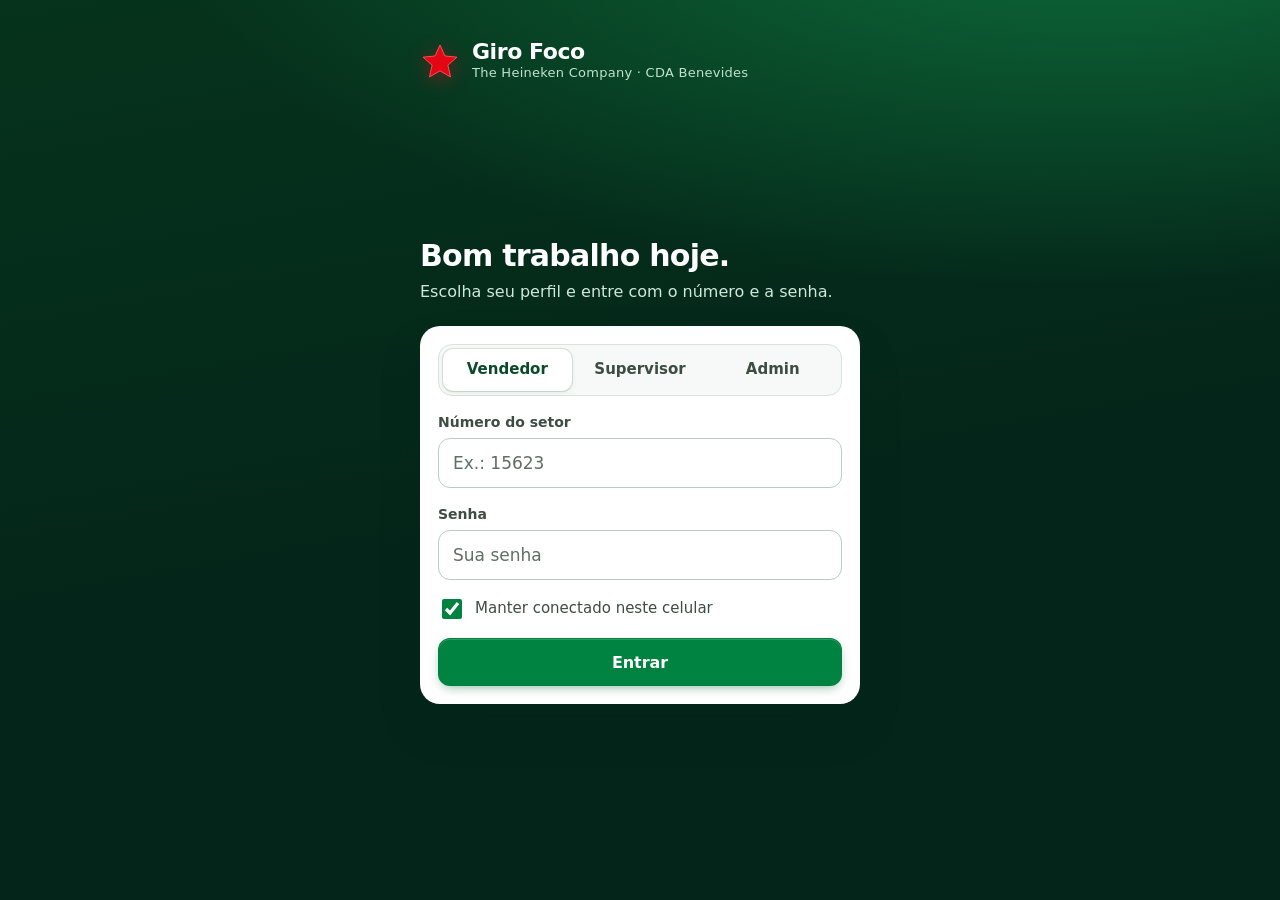
<file: giro-foco/site/versao-google-sites.html>
<!DOCTYPE html>
<html lang="pt-BR">
<head>
<meta charset="UTF-8">
<meta name="viewport" content="width=device-width, initial-scale=1, viewport-fit=cover">
<meta name="theme-color" content="#06331c">
<title>Giro Foco · CDA Benevides</title>
<!--
  GIRO FOCO — site (versão 2)
  ============================================================================
  Arquivo único: cole tudo no bloco "Incorporar → Código" do Google Sites.
  Para ligar na planilha, preencha URL_NUVEM logo abaixo (procure por "CONFIGURAÇÃO").
  Sem URL, o site abre em MODO DEMONSTRAÇÃO com dados fictícios guardados só neste aparelho.
-->
<style>
/* ============================== CORES E MEDIDAS ============================== */
:root {
  --verde-950: #04261a;
  --verde-900: #06331c;
  --verde-800: #0a4a29;
  --verde-700: #006633;
  --verde-600: #008240;
  --verde-200: #bfe3cc;
  --verde-100: #e1f2e7;
  --verde-50: #f1f8f3;
  --estrela: #e30613;

  --zero: #c8102e;        --zero-texto: #a50d26;  --zero-fundo: #fdecee;
  --baixo: #e8590c;       --baixo-texto: #a8420a; --baixo-fundo: #fff0e5;
  --efic: #008240;        --efic-texto: #006633;  --efic-fundo: #e1f2e7;
  --amarelo: #f2b705;     --amarelo-texto: #7a5900; --amarelo-fundo: #fff7d6;

  --tinta: #12201a;
  --tinta-2: #3d4d44;
  --tinta-3: #5f6f66;
  --linha: #d9e3dc;
  --linha-forte: #bccbc1;
  --fundo: #eef3f0;
  --superficie: #ffffff;
  --superficie-2: #f6f9f7;

  --raio: 14px;
  --raio-p: 10px;
  --sombra-1: 0 1px 2px rgba(6, 51, 28, .06), 0 2px 6px rgba(6, 51, 28, .05);
  --sombra-2: 0 6px 16px -4px rgba(6, 51, 28, .16), 0 2px 4px rgba(6, 51, 28, .06);
  --sombra-3: 0 24px 48px -12px rgba(4, 38, 26, .35);
  --saida: cubic-bezier(.16, 1, .3, 1);
  --fonte: system-ui, -apple-system, "Segoe UI", Roboto, "Helvetica Neue", Arial, sans-serif;
  --nav-alt: 64px;
  --acento: #0a4a29;          /* texto de destaque verde (botões, abas) */
  --trilho: #e6ece8;          /* fundo de barras e medidores */
  --trilho-2: #f3f6f4;
  --barra-nav: rgba(255,255,255,.96);
  --borda-amarelo: #f0dc8c;
  --borda-erro: #f2b8c0;
  --etq-exp: #f1f1f4; --etq-exp-texto: #4b4b57;
  --grade-grafico: #e1e8e3;
  color-scheme: light;
}

/* ============================== MODO ESCURO ============================== */
:root[data-tema="escuro"] {
  --verde-200: #1f5a3a; --verde-100: #15392a; --verde-50: #102a1e;
  --zero-texto: #ff8d9c;  --zero-fundo: #3b1219;
  --baixo-texto: #ffab70; --baixo-fundo: #3a2110;
  --efic: #1fa463; --efic-texto: #63d395; --efic-fundo: #0f3221;
  --amarelo-texto: #ffd761; --amarelo-fundo: #33290a;
  --tinta: #e9f2ed; --tinta-2: #bccbc2; --tinta-3: #93a69b;
  --linha: #243a2f; --linha-forte: #355244;
  --fundo: #08130e; --superficie: #111e18; --superficie-2: #172a21;
  --sombra-1: 0 1px 2px rgba(0,0,0,.4), 0 2px 6px rgba(0,0,0,.25);
  --sombra-2: 0 8px 20px -6px rgba(0,0,0,.6), 0 2px 4px rgba(0,0,0,.3);
  --acento: #6ee0a0;
  --trilho: #22362c; --trilho-2: #2b4337;
  --barra-nav: rgba(13,24,19,.94);
  --borda-amarelo: #5c4b12; --borda-erro: #6a2430;
  --etq-exp: #24262d; --etq-exp-texto: #c6c8d2;
  --grade-grafico: #26392f;
  color-scheme: dark;
}
:root[data-tema="escuro"] .seg[data-s="GIRO EFICIENTE"] { --cor-topo: #3cc47b; }
:root[data-tema="escuro"] select.entrada { background-image: url("data:image/svg+xml,%3Csvg xmlns='http://www.w3.org/2000/svg' width='20' height='20' fill='none' stroke='%23bccbc2' stroke-width='2' stroke-linecap='round'%3E%3Cpath d='m6 8 4 4 4-4'/%3E%3C/svg%3E"); }
:root[data-tema="escuro"] .chip[aria-pressed="true"] { background: var(--verde-600); border-color: var(--verde-600); }
:root[data-tema="escuro"] .faixa-demo { border-bottom-color: var(--borda-amarelo); }
:root[data-tema="escuro"] .segmentado button[aria-pressed="true"] { background: var(--verde-100); box-shadow: 0 0 0 1px var(--verde-200); }
:root[data-tema="escuro"] .cli-nome b, :root[data-tema="escuro"] .contagem b { color: var(--tinta) !important; }
body { transition: background-color .2s ease, color .2s ease; }

/* ============================== BASE ============================== */
* { box-sizing: border-box; }
html { -webkit-text-size-adjust: 100%; }
body {
  margin: 0; font-family: var(--fonte); font-size: 16px; line-height: 1.45; color: var(--tinta);
  background: var(--fundo); -webkit-tap-highlight-color: transparent; overscroll-behavior-y: none;
  font-variant-numeric: tabular-nums;
}
::selection { background: var(--verde-200); color: var(--verde-950); }
input, textarea, select, button { font: inherit; color: inherit; caret-color: var(--verde-600); }
button { cursor: pointer; }
:focus-visible { outline: 3px solid var(--verde-600); outline-offset: 2px; border-radius: 6px; }
* { scrollbar-width: thin; scrollbar-color: var(--linha-forte) transparent; }
::-webkit-scrollbar { width: 8px; height: 8px; }
::-webkit-scrollbar-thumb { background: var(--linha-forte); border-radius: 8px; }
[hidden], .oculto { display: none !important; }
.sr { position: absolute; width: 1px; height: 1px; overflow: hidden; clip: rect(0 0 0 0); white-space: nowrap; }
svg.ic { width: 20px; height: 20px; flex: none; stroke: currentColor; fill: none; stroke-width: 1.9; stroke-linecap: round; stroke-linejoin: round; }

/* ============================== BOTÕES E CAMPOS ============================== */
.btn {
  display: inline-flex; align-items: center; justify-content: center; gap: 8px; min-height: 48px; padding: 0 18px;
  border-radius: 12px; border: 1px solid transparent; font-weight: 650; letter-spacing: -.005em;
  transition: transform .12s ease, background-color .15s ease, box-shadow .15s ease, opacity .15s;
  user-select: none; -webkit-user-select: none; touch-action: manipulation;
}
.btn:active:not(:disabled) { transform: scale(.97); }
.btn:disabled { opacity: .5; cursor: not-allowed; }
.btn-pri { background: var(--verde-600); color: #fff; box-shadow: 0 1px 0 rgba(255,255,255,.18) inset, 0 4px 12px -4px rgba(0,102,51,.55); }
.btn-pri:hover:not(:disabled) { background: var(--verde-700); }
.btn-sec { background: var(--superficie); color: var(--acento); border-color: var(--linha-forte); }
.btn-sec:hover:not(:disabled) { background: var(--verde-50); }
.btn-txt { background: transparent; color: var(--acento); min-height: 40px; padding: 0 10px; }
.btn-txt:hover { background: var(--verde-50); }
.btn-perigo { background: var(--superficie); color: var(--zero-texto); border-color: var(--borda-erro); }
.btn-perigo:hover { background: var(--zero-fundo); }
.btn-bloco { width: 100%; }
.btn .giro { width: 18px; height: 18px; border: 2.5px solid currentColor; border-right-color: transparent; border-radius: 50%; animation: girar .7s linear infinite; }
@keyframes girar { to { transform: rotate(360deg); } }

.campo { display: grid; gap: 6px; }
.campo > span { font-size: 14px; font-weight: 600; color: var(--tinta-2); }
.entrada {
  width: 100%; min-height: 50px; padding: 0 14px; border: 1.5px solid var(--linha-forte); border-radius: 12px;
  background: var(--superficie); font-size: 17px; transition: border-color .15s, box-shadow .15s;
}
textarea.entrada { padding: 12px 14px; min-height: 92px; resize: vertical; line-height: 1.4; }
.entrada:focus { outline: none; border-color: var(--verde-600); box-shadow: 0 0 0 4px rgba(0,130,64,.16); }
.entrada::placeholder { color: #5f6f66; }
select.entrada { appearance: none; padding-right: 40px; background-image: url("data:image/svg+xml,%3Csvg xmlns='http://www.w3.org/2000/svg' width='20' height='20' fill='none' stroke='%233d4d44' stroke-width='2' stroke-linecap='round'%3E%3Cpath d='m6 8 4 4 4-4'/%3E%3C/svg%3E"); background-repeat: no-repeat; background-position: right 12px center; }

.segmentado { display: flex; padding: 4px; gap: 4px; background: var(--superficie-2); border: 1px solid var(--linha); border-radius: 14px; }
.segmentado button {
  flex: 1; min-height: 42px; border: 0; border-radius: 10px; background: transparent; font-weight: 600; color: var(--tinta-2);
  font-size: 15px; transition: background-color .18s, color .18s, box-shadow .18s; padding: 0 8px;
}
.segmentado button[aria-pressed="true"] { background: var(--superficie); color: var(--acento); box-shadow: var(--sombra-1), 0 0 0 1px var(--linha); }

/* ============================== ENTRAR ============================== */
.entrar {
  min-height: 100dvh; display: grid; grid-template-rows: auto 1fr; background:
    radial-gradient(120% 70% at 85% -10%, #0d6b3a 0%, transparent 60%),
    linear-gradient(170deg, var(--verde-900) 0%, var(--verde-950) 55%);
  color: #fff; padding: max(28px, env(safe-area-inset-top)) 20px max(24px, env(safe-area-inset-bottom));
}
.marca { display: flex; align-items: center; gap: 12px; max-width: 440px; width: 100%; margin: 0 auto; }
.marca .estrela { width: 40px; height: 40px; filter: drop-shadow(0 4px 10px rgba(227,6,19,.45)); }
.marca b { display: block; font-size: 22px; letter-spacing: -.02em; line-height: 1.1; }
.marca small { display: block; font-size: 13px; color: #bfe3cc; letter-spacing: .02em; }
.entrar-corpo { width: 100%; max-width: 440px; margin: 0 auto; align-self: center; padding: 24px 0; }
.entrar h1 { font-size: 30px; line-height: 1.12; letter-spacing: -.025em; margin: 0 0 8px; font-weight: 750; }
.entrar p.sub { margin: 0 0 22px; color: #cfe8d8; font-size: 16px; }
.cartao-entrar { background: var(--superficie); color: var(--tinta); border-radius: 20px; padding: 18px; box-shadow: var(--sombra-3); display: grid; gap: 16px; }
.erro-msg { background: var(--zero-fundo); color: var(--zero-texto); border: 1px solid var(--borda-erro); padding: 10px 12px; border-radius: 10px; font-size: 15px; font-weight: 550; }
.dica-demo { margin-top: 16px; font-size: 14px; color: #cfe8d8; line-height: 1.5; }
.dica-demo code { background: rgba(255,255,255,.12); padding: 1px 6px; border-radius: 6px; font-family: inherit; font-weight: 650; color: #fff; }
.lembrar { display: flex; align-items: center; gap: 10px; font-size: 15px; color: var(--tinta-2); }
.lembrar input { width: 20px; height: 20px; accent-color: var(--verde-600); }

/* ============================== ESTRUTURA DO APP ============================== */
.topo {
  position: sticky; top: 0; z-index: 20; display: flex; align-items: center; gap: 10px;
  padding: max(10px, env(safe-area-inset-top)) 14px 10px; background: var(--verde-900); color: #fff;
  box-shadow: 0 6px 18px -10px rgba(4,38,26,.6);
}
.topo .estrela { width: 28px; height: 28px; flex: none; }
.topo-txt { min-width: 0; flex: 1; }
.topo-txt b { display: block; font-size: 17px; letter-spacing: -.01em; line-height: 1.15; white-space: nowrap; }
.topo-txt span { display: block; font-size: 13px; color: #bfe3cc; white-space: nowrap; overflow: hidden; text-overflow: ellipsis; }
.pilula-sinc {
  display: inline-flex; align-items: center; gap: 6px; min-height: 36px; padding: 0 12px; border-radius: 999px; border: 0;
  background: rgba(255,255,255,.1); color: #e1f2e7; font-size: 13px; font-weight: 600; white-space: nowrap;
}
.pilula-sinc i { width: 8px; height: 8px; border-radius: 50%; background: #5fd18e; flex: none; }
.pilula-sinc[data-estado="salvando"] i { background: #ffd54a; animation: pulsar 1s ease-in-out infinite; }
.pilula-sinc[data-estado="pendente"] i, .pilula-sinc[data-estado="erro"] i { background: #ff7a7a; }
.pilula-sinc[data-estado="pendente"], .pilula-sinc[data-estado="erro"] { background: rgba(255,122,122,.18); color: #fff; }
@keyframes pulsar { 50% { opacity: .35; } }
.btn-icone { width: 44px; height: 44px; display: grid; place-items: center; border-radius: 12px; border: 0; background: transparent; color: inherit; flex: none; }
.btn-icone:hover { background: rgba(255,255,255,.1); }
.faixa-demo { background: var(--amarelo-fundo); color: var(--amarelo-texto); font-size: 13px; font-weight: 600; padding: 7px 14px; text-align: center; border-bottom: 1px solid var(--borda-amarelo); }

main { padding: 16px 14px calc(var(--nav-alt) + 28px + env(safe-area-inset-bottom)); max-width: 1180px; margin: 0 auto; }
.vista { display: grid; gap: 16px; animation: entrarVista .22s var(--saida); }
@keyframes entrarVista { from { opacity: 0; transform: translateY(6px); } }
.cab-vista { display: flex; align-items: flex-end; justify-content: space-between; gap: 12px; flex-wrap: wrap; }
.cab-vista h2 { margin: 0; font-size: 24px; letter-spacing: -.02em; line-height: 1.15; }
.cab-vista p { margin: 2px 0 0; color: var(--tinta-3); font-size: 15px; }

.painel { background: var(--superficie); border-radius: var(--raio); box-shadow: var(--sombra-1); padding: 16px; }
.painel h3 { margin: 0 0 4px; font-size: 18px; letter-spacing: -.01em; }
.painel .nota { margin: 0 0 14px; color: var(--tinta-3); font-size: 14px; }

.abas {
  position: fixed; z-index: 30; left: 0; right: 0; bottom: 0; display: flex; justify-content: space-around;
  background: var(--barra-nav); backdrop-filter: saturate(1.4) blur(12px); -webkit-backdrop-filter: saturate(1.4) blur(12px);
  border-top: 1px solid var(--linha); padding: 6px 4px max(6px, env(safe-area-inset-bottom));
}
.abas button {
  position: relative; flex: 1; max-width: 120px; min-height: 52px; display: grid; justify-items: center; align-content: center; gap: 2px;
  border: 0; background: transparent; color: var(--tinta-3); font-size: 12px; font-weight: 600; border-radius: 12px;
}
.abas button[aria-current="page"] { color: var(--acento); }
.abas button[aria-current="page"] svg { stroke-width: 2.3; }
.abas button[aria-current="page"]::before { content: ""; position: absolute; top: 2px; width: 36px; height: 30px; border-radius: 10px; background: var(--verde-100); z-index: -1; }
.abas .selo { position: absolute; top: 2px; left: calc(50% + 6px); min-width: 18px; height: 18px; padding: 0 5px; border-radius: 9px; background: var(--amarelo); color: #3a2a00; font-size: 11px; font-weight: 750; display: grid; place-items: center; }

/* ============================== BARRA 3D DO GIRO ============================== */
.giro3d { padding: 20px 16px 16px; background: linear-gradient(180deg, var(--superficie) 0%, var(--superficie-2) 100%); border-radius: 18px; box-shadow: var(--sombra-2); overflow: hidden; }
.giro3d-palco { perspective: 700px; perspective-origin: 50% -40%; padding: 26px 8px 18px; }
.giro3d-barra {
  display: flex; gap: 3px; height: 54px; transform-style: preserve-3d;
  transform: rotateX(-26deg) rotateY(var(--giro-y, 0deg)); transition: transform .5s var(--saida);
}
.seg {
  position: relative; flex: var(--peso, 1) 1 0; min-width: 30px; border: 0; padding: 0; border-radius: 6px;
  background: var(--cor); transform-origin: left center; transform-style: preserve-3d;
  box-shadow: 0 14px 16px -10px var(--sombra-cor);
  transition: flex-grow .6s var(--saida), filter .2s, opacity .2s;
}
.seg::before { /* face de cima */
  content: ""; position: absolute; left: 0; right: 0; top: 1px; height: 22px; border-radius: 4px 4px 0 0;
  background: var(--cor-topo); transform-origin: top center; transform: rotateX(-90deg);
}
.seg::after { /* brilho */
  content: ""; position: absolute; inset: 0; border-radius: 6px; background: linear-gradient(180deg, rgba(255,255,255,.22), rgba(255,255,255,0) 55%);
}
.seg[data-s="GIRO ZERO"] { --cor: var(--zero); --cor-topo: #e8475f; --sombra-cor: rgba(200,16,46,.55); }
.seg[data-s="BAIXO DESEMPENHO"] { --cor: var(--baixo); --cor-topo: #ff8a45; --sombra-cor: rgba(232,89,12,.5); }
.seg[data-s="GIRO EFICIENTE"] { --cor: var(--efic); --cor-topo: #2fb36a; --sombra-cor: rgba(0,130,64,.5); }
.giro3d.filtrando .seg:not([aria-pressed="true"]) { opacity: .35; filter: saturate(.4); }
.giro3d .entrada-anim .seg { animation: crescer .9s var(--saida) both; animation-delay: calc(var(--i) * 70ms); }
@keyframes crescer { from { transform: scaleX(0); } }
.giro3d-legenda { display: grid; grid-template-columns: repeat(3, 1fr); gap: 8px; }
.giro3d-legenda button {
  text-align: left; border: 1px solid transparent; background: transparent; border-radius: 12px; padding: 8px 8px 6px; min-height: 64px;
  transition: background-color .15s, border-color .15s;
}
.giro3d-legenda button:hover { background: var(--superficie); border-color: var(--linha); }
.giro3d-legenda button[aria-pressed="true"] { background: var(--superficie); border-color: var(--linha-forte); box-shadow: var(--sombra-1); }
.giro3d-legenda .rot { display: flex; align-items: flex-start; gap: 6px; font-size: 13px; font-weight: 650; color: var(--tinta-2); min-height: 2.5em; line-height: 1.25; }
.giro3d-legenda .rot i { width: 10px; height: 10px; border-radius: 3px; background: var(--c); flex: none; margin-top: 3px; }
.giro3d-legenda .pct { display: block; font-size: 26px; font-weight: 750; letter-spacing: -.02em; line-height: 1.1; color: var(--ct); margin-top: 2px; }
.giro3d-legenda .det { display: block; font-size: 12.5px; color: var(--tinta-3); }
.giro3d-resumo { display: flex; flex-wrap: wrap; gap: 6px 16px; margin-top: 12px; padding-top: 12px; border-top: 1px solid var(--linha); font-size: 15px; color: var(--tinta-2); }
.giro3d-resumo b { color: var(--tinta); }
.giro3d-titulo { display: flex; justify-content: space-between; align-items: baseline; gap: 10px; }
.giro3d-titulo h3 { margin: 0; font-size: 17px; }
.giro3d-titulo span { font-size: 13px; color: var(--tinta-3); }

/* ============================== FERRAMENTAS DA LISTA ============================== */
.ferramentas { display: grid; gap: 10px; }
.busca { position: relative; }
.busca svg { position: absolute; left: 14px; top: 50%; transform: translateY(-50%); color: var(--tinta-3); pointer-events: none; }
.busca .entrada { padding-left: 44px; }
.linha-filtros { display: flex; gap: 8px; overflow-x: auto; padding-bottom: 2px; scrollbar-width: none; }
.linha-filtros::-webkit-scrollbar { display: none; }
.linha-filtros .segmentado button { white-space: nowrap; flex: none; padding: 0 12px; }
.vista > *, .grade-2 > * { min-width: 0; }
.chip {
  flex: none; display: inline-flex; align-items: center; gap: 6px; min-height: 40px; padding: 0 14px; border-radius: 999px;
  border: 1px solid var(--linha-forte); background: var(--superficie); font-size: 14px; font-weight: 600; color: var(--tinta-2); white-space: nowrap;
}
.chip[aria-pressed="true"] { background: var(--verde-800); border-color: var(--verde-800); color: #fff; }
.chip select { border: 0; background: transparent; font-weight: 650; color: inherit; padding: 0 2px; }
.contagem { font-size: 14px; color: var(--tinta-3); }

/* ============================== CLIENTES ============================== */
.lista { display: grid; gap: 10px; }
.cli {
  background: var(--superficie); border-radius: var(--raio); box-shadow: var(--sombra-1); padding: 14px; display: grid; gap: 10px;
  border: 1px solid transparent; transition: box-shadow .2s, transform .2s var(--saida);
}
.cli.amarelo { background: linear-gradient(180deg, var(--amarelo-fundo), var(--superficie) 70%); border-color: var(--borda-amarelo); }
.cli-topo { display: flex; align-items: flex-start; gap: 10px; }
.cli-nome { flex: 1; min-width: 0; }
.cli-nome b { display: block; font-size: 17px; line-height: 1.25; letter-spacing: -.01em; overflow-wrap: anywhere; }
.cli-nome span { display: block; font-size: 13.5px; color: var(--tinta-3); margin-top: 2px; overflow-wrap: anywhere; }
.selo-status { flex: none; display: inline-flex; align-items: center; gap: 5px; padding: 4px 9px; border-radius: 8px; font-size: 12.5px; font-weight: 700; white-space: nowrap; }
.selo-status i { width: 8px; height: 8px; border-radius: 50%; background: currentColor; }
.selo-status[data-s="GIRO ZERO"] { background: var(--zero-fundo); color: var(--zero-texto); }
.selo-status[data-s="BAIXO DESEMPENHO"] { background: var(--baixo-fundo); color: var(--baixo-texto); }
.selo-status[data-s="GIRO EFICIENTE"] { background: var(--efic-fundo); color: var(--efic-texto); }
.etiquetas { display: flex; flex-wrap: wrap; gap: 6px; }
.etq { font-size: 12.5px; font-weight: 650; padding: 3px 8px; border-radius: 7px; background: var(--superficie-2); color: var(--tinta-2); border: 1px solid var(--linha); display: inline-flex; gap: 4px; align-items: center; }
.etq svg.ic { width: 14px; height: 14px; }
.etq.ok { background: var(--efic-fundo); color: var(--efic-texto); border-color: var(--verde-200); }
.etq.exp { background: var(--etq-exp); color: var(--etq-exp-texto); }
.medidor { display: grid; gap: 6px; }
.medidor-num { display: flex; justify-content: space-between; gap: 8px; font-size: 14px; color: var(--tinta-2); }
.medidor-num b { color: var(--tinta); font-size: 15px; }
.medidor-trilho { position: relative; height: 10px; border-radius: 6px; background: var(--trilho); overflow: hidden; box-shadow: inset 0 1px 2px rgba(0,0,0,.08); }
.medidor-trilho i { position: absolute; inset: 0 auto 0 0; border-radius: 6px; background: var(--c); }
.medidor-trilho em { position: absolute; top: 0; bottom: 0; border-radius: 6px; background: repeating-linear-gradient(-45deg, var(--amarelo) 0 5px, #ffe27a 5px 10px); }
.cli-acoes { display: flex; gap: 8px; align-items: center; justify-content: space-between; flex-wrap: wrap; }
.aviso-amarelo { font-size: 14px; color: var(--amarelo-texto); font-weight: 600; display: flex; gap: 6px; align-items: center; flex: 1; min-width: 180px; }
.cli-acoes .btn { min-height: 44px; }
.mais { display: flex; justify-content: center; padding: 6px 0; }
.vazio { text-align: center; padding: 32px 18px; color: var(--tinta-3); background: var(--superficie); border-radius: var(--raio); border: 1.5px dashed var(--linha-forte); }
.vazio b { display: block; color: var(--tinta); font-size: 17px; margin-bottom: 4px; }
.esqueleto { height: 132px; border-radius: var(--raio); background: linear-gradient(90deg, var(--trilho) 0%, var(--trilho-2) 50%, var(--trilho) 100%); background-size: 200% 100%; animation: brilho 1.2s ease-in-out infinite; }
@keyframes brilho { to { background-position: -200% 0; } }

/* ============================== FOLHA (informar venda) ============================== */
dialog.folha {
  border: 0; padding: 0; margin: auto auto 0; width: 100%; max-width: 560px; max-height: 92dvh; border-radius: 22px 22px 0 0;
  background: var(--superficie); color: var(--tinta); box-shadow: var(--sombra-3); overflow: auto;
}
dialog.folha::backdrop { background: rgba(4, 38, 26, .5); backdrop-filter: blur(2px); }
dialog.folha[open] { animation: subir .32s var(--saida); }
dialog.folha.fechando { animation: descer .2s ease-in forwards; }
dialog.folha.fechando::backdrop { opacity: 0; transition: opacity .2s; }
@keyframes subir { from { transform: translateY(100%); } }
@keyframes descer { to { transform: translateY(100%); } }
.folha-alca { display: flex; justify-content: center; padding: 10px 0 4px; touch-action: none; cursor: grab; }
.folha-alca i { width: 44px; height: 5px; border-radius: 3px; background: var(--linha-forte); }
.folha-corpo { padding: 4px 18px max(18px, env(safe-area-inset-bottom)); display: grid; gap: 16px; }
.folha h2 { margin: 0; font-size: 20px; letter-spacing: -.015em; }
.folha .sub { margin: 2px 0 0; color: var(--tinta-3); font-size: 14px; }
.passo { display: grid; grid-template-columns: 56px 1fr 56px; gap: 8px; align-items: center; }
.passo button { height: 56px; border-radius: 14px; border: 1px solid var(--linha-forte); background: var(--superficie-2); font-size: 26px; font-weight: 600; color: var(--acento); }
.passo button:active { transform: scale(.95); }
.passo input { text-align: center; font-size: 28px; font-weight: 750; min-height: 56px; }
.rapidos { display: flex; gap: 8px; flex-wrap: wrap; }
.opcoes-emb { display: grid; grid-template-columns: repeat(2, minmax(0, 1fr)); gap: 8px; }
.opcoes-emb button {
  min-height: 56px; border: 1.5px solid var(--linha-forte); border-radius: 12px; background: var(--superficie); text-align: left;
  padding: 8px 12px; font-weight: 700; font-size: 16px; transition: border-color .15s, background-color .15s;
}
.opcoes-emb button small { display: block; font-weight: 500; color: var(--tinta-3); font-size: 12.5px; margin-top: 1px; }
.opcoes-emb button[aria-pressed="true"] { border-color: var(--verde-600); background: var(--verde-50); color: var(--acento); box-shadow: 0 0 0 1px var(--verde-600) inset; }
.emb-linha { display: grid; grid-template-columns: minmax(0, 1fr) minmax(0, 1fr) 72px 40px; gap: 6px 8px; align-items: center; }
.emb-linha .emb-nome { grid-column: 1 / -1; font-weight: 650; }
.emb-linha label.ativa { display: flex; align-items: center; gap: 6px; font-size: 14px; font-weight: 600; color: var(--tinta-2); }
@media (min-width: 900px) { .emb-linha { grid-template-columns: minmax(0, 2fr) 90px 80px 90px 40px; } .emb-linha .emb-nome { grid-column: auto; } }
.emb-linha { padding: 8px 0; border-bottom: 1px solid var(--linha); }
.emb-linha .entrada { min-height: 44px; font-size: 15px; padding: 0 10px; width: 100%; }
.emb-linha small { grid-column: 1 / -1; color: var(--tinta-3); font-size: 12.5px; margin-top: -2px; }
.emb-linha input[type="checkbox"] { width: 22px; height: 22px; accent-color: var(--verde-600); justify-self: center; }
.emb-linha .btn-txt { min-height: 40px; padding: 0; justify-content: center; }
.previa { background: var(--superficie-2); border: 1px solid var(--linha); border-radius: 12px; padding: 12px; font-size: 15px; color: var(--tinta-2); display: grid; gap: 8px; }
.previa b { color: var(--tinta); }
.previa .bate { color: var(--efic-texto); font-weight: 700; display: flex; gap: 6px; align-items: center; }

/* ============================== GRÁFICOS ============================== */
.grade-2 { display: grid; gap: 16px; }
.numeros { display: grid; grid-template-columns: repeat(2, 1fr); gap: 10px; }
.numero { background: var(--superficie-2); border: 1px solid var(--linha); border-radius: 12px; padding: 12px; }
.numero span { display: block; font-size: 13px; font-weight: 600; color: var(--tinta-3); }
.numero b { display: block; font-size: 24px; letter-spacing: -.02em; margin-top: 2px; }
.numero small { display: block; font-size: 12.5px; color: var(--tinta-3); }
.numero.bom b { color: var(--efic-texto); }
.numero.ruim b { color: var(--zero-texto); }
.grafico { width: 100%; height: auto; display: block; overflow: visible; }
.grafico text { font-family: var(--fonte); font-size: 12px; fill: var(--tinta-3); }
.grafico .linha-g { fill: none; stroke-width: 3; stroke-linecap: round; stroke-linejoin: round; }
.grafico .desenhar { stroke-dasharray: var(--comp); stroke-dashoffset: var(--comp); animation: desenhar 1.1s var(--saida) forwards; }
@keyframes desenhar { to { stroke-dashoffset: 0; } }
.legenda-g { display: flex; flex-wrap: wrap; gap: 6px 14px; font-size: 13.5px; color: var(--tinta-2); margin-top: 8px; }
.legenda-g span { display: inline-flex; align-items: center; gap: 6px; }
.legenda-g i { width: 14px; height: 4px; border-radius: 2px; background: var(--c); }
.ritmo { margin-top: 12px; padding: 12px; border-radius: 12px; background: var(--verde-50); border: 1px solid var(--verde-200); font-size: 15px; color: var(--verde-900); }

.ranking { display: grid; gap: 4px; }
.rank-item {
  display: grid; grid-template-columns: 28px 1fr auto; gap: 4px 10px; align-items: center; padding: 10px 8px; border-radius: 12px;
  border: 0; background: transparent; text-align: left; width: 100%; transition: background-color .15s;
}
.rank-item:hover { background: var(--superficie-2); }
.rank-pos { font-weight: 750; color: var(--tinta-3); font-size: 15px; text-align: center; }
.rank-nome { min-width: 0; }
.rank-nome b { display: block; font-size: 15.5px; white-space: nowrap; overflow: hidden; text-overflow: ellipsis; }
.rank-nome span { display: block; font-size: 12.5px; color: var(--tinta-3); }
.rank-val { text-align: right; font-size: 15px; font-weight: 750; color: var(--zero-texto); }
.rank-val small { display: block; font-size: 12px; color: var(--tinta-3); font-weight: 550; }
.pilha { grid-column: 2 / 4; display: flex; height: 12px; border-radius: 6px; overflow: hidden; background: var(--trilho); }
.pilha i { display: block; height: 100%; background: var(--c); transition: width .6s var(--saida); }
.pilha i + i { box-shadow: -1px 0 0 var(--superficie); }

/* ============================== ADMINISTRAÇÃO ============================== */
.opcoes { display: grid; gap: 8px; }
.opcao { display: flex; gap: 10px; align-items: center; padding: 10px 12px; border: 1px solid var(--linha); border-radius: 12px; background: var(--superficie); min-height: 52px; flex-wrap: wrap; }
.opcao:has(input:checked) { border-color: var(--verde-600); background: var(--verde-50); }
.opcao input[type="radio"] { width: 20px; height: 20px; accent-color: var(--verde-600); margin: 0; }
.opcao label { font-weight: 600; flex: 1; min-width: 160px; }
.opcao label small { display: block; font-weight: 500; color: var(--tinta-3); font-size: 13px; }
.opcao .entrada { width: 110px; min-height: 42px; font-size: 16px; }
.pilha-form { display: grid; gap: 14px; }
.tabela { width: 100%; border-collapse: collapse; font-size: 14.5px; }
.tabela th { text-align: left; font-size: 12.5px; color: var(--tinta-3); font-weight: 650; padding: 8px 6px; border-bottom: 1px solid var(--linha); position: sticky; top: 0; background: var(--superficie); }
.tabela td { padding: 8px 6px; border-bottom: 1px solid var(--linha); vertical-align: middle; }
.tabela .entrada { min-height: 40px; font-size: 15px; width: 120px; }
.rolagem { max-height: 420px; overflow: auto; border: 1px solid var(--linha); border-radius: 12px; }
.alerta-linha { display: flex; gap: 10px; padding: 10px 0; border-bottom: 1px solid var(--linha); font-size: 14.5px; }
.alerta-linha:last-child { border-bottom: 0; }
.alerta-linha small { color: var(--tinta-3); display: block; }

/* ============================== AVISOS (toast) ============================== */
.avisos { position: fixed; z-index: 60; left: 12px; right: 12px; bottom: calc(var(--nav-alt) + 18px + env(safe-area-inset-bottom)); display: grid; gap: 8px; justify-items: center; pointer-events: none; }
.aviso {
  pointer-events: auto; max-width: 480px; width: 100%; background: var(--verde-950); color: #fff; padding: 12px 14px; border-radius: 14px;
  box-shadow: var(--sombra-3); font-size: 15px; display: flex; gap: 10px; align-items: center; animation: avisoEntra .28s var(--saida);
}
.aviso.erro { background: #5c0a16; }
.aviso.sai { animation: avisoSai .2s ease-in forwards; }
@keyframes avisoEntra { from { opacity: 0; transform: translateY(12px) scale(.98); } }
@keyframes avisoSai { to { opacity: 0; transform: translateY(8px); } }

/* ============================== COMPUTADOR ============================== */
@media (min-width: 900px) {
  :root { --nav-alt: 0px; }
  .app { display: grid; grid-template-columns: 220px 1fr; min-height: 100dvh; }
  .topo { grid-column: 1 / -1; padding: 12px 24px; }
  .abas {
    position: sticky; top: 64px; align-self: start; flex-direction: column; justify-content: flex-start; gap: 4px; height: calc(100dvh - 64px);
    background: transparent; backdrop-filter: none; border-top: 0; border-right: 1px solid var(--linha); padding: 16px 12px;
  }
  .abas button { flex: none; max-width: none; grid-auto-flow: column; justify-content: start; gap: 12px; font-size: 15px; min-height: 48px; padding: 0 14px; }
  .abas button[aria-current="page"] { background: var(--verde-100); }
  .abas button[aria-current="page"]::before { display: none; }
  .abas .selo { position: static; margin-left: auto; }
  main { padding: 24px 28px 48px; width: 100%; }
  .avisos { bottom: 24px; left: auto; right: 24px; justify-items: end; }
  .lista { grid-template-columns: repeat(2, minmax(0, 1fr)); }
  .grade-2 { grid-template-columns: 1fr 1fr; align-items: start; }
  .numeros { grid-template-columns: repeat(4, 1fr); }
  dialog.folha { margin: auto; border-radius: 22px; }
  dialog.folha[open] { animation: aparecer .24s var(--saida); }
  @keyframes aparecer { from { opacity: 0; transform: translateY(12px) scale(.98); } }
  .folha-alca { display: none; }
  .folha-corpo { padding-top: 20px; }
  .entrar { grid-template-rows: auto 1fr; padding: 40px; }
}
@media (min-width: 1200px) { .lista { grid-template-columns: repeat(3, minmax(0, 1fr)); } }

/* Modo apresentação (reunião / TV) */
body.apresentacao .abas, body.apresentacao .faixa-demo { display: none; }
body.apresentacao main { max-width: none; padding: 28px 40px; font-size: 18px; }
body.apresentacao .app { grid-template-columns: 1fr; }
body.apresentacao .cab-vista h2 { font-size: 34px; }
body.apresentacao .numero b { font-size: 34px; }
body.apresentacao .rank-nome b { font-size: 19px; }
body.apresentacao .pilha { height: 18px; }

@media (prefers-reduced-motion: reduce) {
  *, *::before, *::after { animation-duration: .001ms !important; animation-delay: 0ms !important; transition-duration: .001ms !important; }
  .giro3d-barra { transform: rotateX(-26deg) !important; }
}
</style>
</head>
<body>

<!-- Ícones (desenhados com o mesmo traço) -->
<svg width="0" height="0" style="position:absolute" aria-hidden="true">
  <defs>
    <symbol id="i-estrela" viewBox="0 0 24 24"><path d="M12 1.8l2.95 6.6 7.2.7-5.43 4.8 1.6 7.07L12 17.3 5.68 20.97l1.6-7.07L1.85 9.1l7.2-.7L12 1.8z" fill="#e30613" stroke="#ff4d58" stroke-width=".6"/></symbol>
    <symbol id="i-carteira" viewBox="0 0 24 24"><path d="M4 7h16v12H4z"/><path d="M8 7V5h8v2"/><path d="M4 12h16"/></symbol>
    <symbol id="i-amarelo" viewBox="0 0 24 24"><circle cx="12" cy="12" r="8.5"/><path d="M12 7.5V12l3 2"/></symbol>
    <symbol id="i-evolucao" viewBox="0 0 24 24"><path d="M4 19h16"/><path d="M5 15l4-4 3 3 6-7"/><path d="M14 7h4v4"/></symbol>
    <symbol id="i-equipe" viewBox="0 0 24 24"><circle cx="9" cy="8" r="3.2"/><path d="M3 19c.6-3.2 3-5 6-5s5.4 1.8 6 5"/><path d="M16 11a2.8 2.8 0 1 0 0-5.6"/><path d="M18 14c1.6.6 2.7 2.2 3 5"/></symbol>
    <symbol id="i-admin" viewBox="0 0 24 24"><circle cx="12" cy="12" r="3"/><path d="M19.4 15a1.7 1.7 0 0 0 .3 1.8l.1.1a2 2 0 1 1-2.8 2.8l-.1-.1a1.7 1.7 0 0 0-1.8-.3 1.7 1.7 0 0 0-1 1.5V21a2 2 0 1 1-4 0v-.1a1.7 1.7 0 0 0-1.1-1.6 1.7 1.7 0 0 0-1.8.3l-.1.1a2 2 0 1 1-2.8-2.8l.1-.1a1.7 1.7 0 0 0 .3-1.8 1.7 1.7 0 0 0-1.5-1H3a2 2 0 1 1 0-4h.1a1.7 1.7 0 0 0 1.6-1.1 1.7 1.7 0 0 0-.3-1.8l-.1-.1a2 2 0 1 1 2.8-2.8l.1.1a1.7 1.7 0 0 0 1.8.3H9a1.7 1.7 0 0 0 1-1.5V3a2 2 0 1 1 4 0v.1a1.7 1.7 0 0 0 1 1.5 1.7 1.7 0 0 0 1.8-.3l.1-.1a2 2 0 1 1 2.8 2.8l-.1.1a1.7 1.7 0 0 0-.3 1.8V9a1.7 1.7 0 0 0 1.5 1H21a2 2 0 1 1 0 4h-.1a1.7 1.7 0 0 0-1.5 1z"/></symbol>
    <symbol id="i-busca" viewBox="0 0 24 24"><circle cx="11" cy="11" r="6.5"/><path d="m20 20-4.2-4.2"/></symbol>
    <symbol id="i-sair" viewBox="0 0 24 24"><path d="M15 4h4v16h-4"/><path d="M10 8l-4 4 4 4"/><path d="M6 12h10"/></symbol>
    <symbol id="i-atualizar" viewBox="0 0 24 24"><path d="M20 11a8 8 0 0 0-14.3-4.6L4 8"/><path d="M4 4v4h4"/><path d="M4 13a8 8 0 0 0 14.3 4.6L20 16"/><path d="M20 20v-4h-4"/></symbol>
    <symbol id="i-caixa" viewBox="0 0 24 24"><path d="M3.5 7.5 12 3l8.5 4.5v9L12 21l-8.5-4.5z"/><path d="M3.5 7.5 12 12l8.5-4.5"/><path d="M12 12v9"/></symbol>
    <symbol id="i-check" viewBox="0 0 24 24"><path d="m5 12.5 4.5 4.5L19 7.5"/></symbol>
    <symbol id="i-x" viewBox="0 0 24 24"><path d="M6 6l12 12M18 6 6 18"/></symbol>
    <symbol id="i-tela" viewBox="0 0 24 24"><rect x="3" y="4" width="18" height="12" rx="2"/><path d="M8 20h8M12 16v4"/></symbol>
    <symbol id="i-alerta" viewBox="0 0 24 24"><path d="M12 3 2.5 20h19z"/><path d="M12 10v4M12 17h.01"/></symbol>
    <symbol id="i-sino" viewBox="0 0 24 24"><path d="M6 16V11a6 6 0 0 1 12 0v5l1.5 2h-15z"/><path d="M10 20a2 2 0 0 0 4 0"/></symbol>
    <symbol id="i-lua" viewBox="0 0 24 24"><path d="M20 14.5A8 8 0 1 1 9.5 4a6.5 6.5 0 0 0 10.5 10.5z"/></symbol>
    <symbol id="i-sol" viewBox="0 0 24 24"><circle cx="12" cy="12" r="4"/><path d="M12 2.5v2M12 19.5v2M4.6 4.6l1.4 1.4M18 18l1.4 1.4M2.5 12h2M19.5 12h2M4.6 19.4 6 18M18 6l1.4-1.4"/></symbol>
  </defs>
</svg>

<!-- ============================== TELA DE ENTRADA ============================== -->
<section class="entrar" id="telaEntrar" hidden>
  <div class="marca">
    <svg class="estrela"><use href="#i-estrela"/></svg>
    <div><b>Giro Foco</b><small>The Heineken Company · CDA Benevides</small></div>
  </div>
  <div class="entrar-corpo">
    <h1>Bom trabalho hoje.</h1>
    <p class="sub">Escolha seu perfil e entre com o número e a senha.</p>
    <form class="cartao-entrar" id="formEntrar" novalidate>
      <div class="segmentado" role="group" aria-label="Perfil">
        <button type="button" data-perfil="VENDEDOR" aria-pressed="true">Vendedor</button>
        <button type="button" data-perfil="SUPERVISOR" aria-pressed="false">Supervisor</button>
        <button type="button" data-perfil="ADMIN" aria-pressed="false">Admin</button>
      </div>
      <label class="campo" id="campoCodigo">
        <span id="rotCodigo">Número do setor</span>
        <input class="entrada" id="entCodigo" inputmode="numeric" autocomplete="username" placeholder="Ex.: 15623" enterkeyhint="next">
      </label>
      <label class="campo">
        <span>Senha</span>
        <input class="entrada" id="entSenha" type="password" autocomplete="current-password" placeholder="Sua senha" enterkeyhint="go">
      </label>
      <label class="lembrar"><input type="checkbox" id="entLembrar" checked> Manter conectado neste celular</label>
      <div class="erro-msg oculto" id="entErro" role="alert"></div>
      <button class="btn btn-pri btn-bloco" id="btnEntrar" type="submit">Entrar</button>
    </form>
    <p class="dica-demo oculto" id="dicaDemo"></p>
  </div>
</section>

<!-- ============================== APLICATIVO ============================== -->
<div class="app" id="app" hidden>
  <header class="topo">
    <svg class="estrela"><use href="#i-estrela"/></svg>
    <div class="topo-txt"><b>Giro Foco</b><span id="topoQuem"></span></div>
    <button class="pilula-sinc" id="pilulaSinc" data-estado="ok" title="Toque para atualizar agora"><i></i><span id="sincTxt">Atualizado</span></button>
    <button class="btn-icone" id="btnTema" aria-label="Modo escuro" title="Modo escuro"><svg class="ic"><use href="#i-lua"/></svg></button>
    <button class="btn-icone" id="btnSair" aria-label="Sair"><svg class="ic"><use href="#i-sair"/></svg></button>
  </header>
  <nav class="abas" id="abas" aria-label="Seções"></nav>
  <div>
    <div class="faixa-demo oculto" id="faixaDemo">Modo demonstração · dados fictícios, guardados só neste aparelho</div>
    <main id="principal" tabindex="-1"></main>
  </div>
</div>

<dialog class="folha" id="folhaVenda" aria-labelledby="vendaTitulo">
  <div class="folha-alca" id="folhaAlca"><i></i></div>
  <form class="folha-corpo" id="formVenda" method="dialog" novalidate>
    <div>
      <h2 id="vendaTitulo">Informar venda</h2>
      <p class="sub" id="vendaSub"></p>
    </div>
    <div class="campo">
      <span>Embalagem vendida</span>
      <div class="opcoes-emb" id="vendaEmbalagens" role="group" aria-label="Embalagem vendida"></div>
    </div>
    <div class="campo">
      <span>Quantos pacotes?</span>
      <div class="passo">
        <button type="button" data-passo="-1" aria-label="Menos um pacote">−</button>
        <input class="entrada" id="vendaCaixas" inputmode="numeric" value="1" aria-label="Quantidade de pacotes">
        <button type="button" data-passo="1" aria-label="Mais um pacote">+</button>
      </div>
      <div class="rapidos" id="vendaRapidos"></div>
    </div>
    <div class="campo">
      <span>Previsão de faturamento</span>
      <div class="segmentado" id="vendaPrevisao" role="group" aria-label="Previsão">
        <button type="button" aria-pressed="false">Hoje</button>
        <button type="button" aria-pressed="true">Amanhã</button>
        <button type="button" aria-pressed="false">Esta semana</button>
      </div>
    </div>
    <label class="campo"><span>Observação (opcional)</span>
      <textarea class="entrada" id="vendaObs" maxlength="500" placeholder="Ex.: pedido fechado com o gerente"></textarea>
    </label>
    <div class="previa" id="vendaPrevia"></div>
    <div style="display:flex; gap:10px">
      <button type="button" class="btn btn-sec" id="vendaCancelar">Cancelar</button>
      <button type="submit" class="btn btn-pri" id="vendaConfirmar" style="flex:1">Informar venda</button>
    </div>
  </form>
</dialog>

<div class="avisos" id="avisos" aria-live="polite"></div>

<script>
'use strict';
/* =============================================================================
   CONFIGURAÇÃO — o único lugar que precisa mudar para ligar na planilha
   ============================================================================= */
const URL_NUVEM = window.GIRO_URL_NUVEM || 'https://script.google.com/macros/s/AKfycbxsTjYIY5IT88e4_vtzk34zlDgmLtVFIKd6-raA7qjQlXbXfeTUwluHxfPFQI8Gn-K26Q/exec';   // cole aqui a URL do Apps Script (termina em /exec)
const ATUALIZAR_A_CADA_SEG = 90;                 // de quanto em quanto tempo busca novidades
const ITENS_POR_PAGINA = 40;

const MODO_DEMO = !URL_NUVEM;
const DEMO_ZERADO = Boolean(window.GIRO_DEMO_ZERADO);  // true = demonstração começa sem clientes (para testar a colagem)
const STATUS = ['GIRO ZERO', 'BAIXO DESEMPENHO', 'GIRO EFICIENTE'];
const NOME_STATUS = { 'GIRO ZERO': 'Giro zero', 'BAIXO DESEMPENHO': 'Baixo desempenho', 'GIRO EFICIENTE': 'Giro eficiente' };
const COR_STATUS = { 'GIRO ZERO': 'var(--zero)', 'BAIXO DESEMPENHO': 'var(--baixo)', 'GIRO EFICIENTE': 'var(--efic)' };
const TXT_STATUS = { 'GIRO ZERO': 'var(--zero-texto)', 'BAIXO DESEMPENHO': 'var(--baixo-texto)', 'GIRO EFICIENTE': 'var(--efic-texto)' };

/* ============================== UTILIDADES ============================== */
const $ = (s, el = document) => el.querySelector(s);
const $$ = (s, el = document) => Array.from(el.querySelectorAll(s));
const nf = (n, casas = 0) => Number(n || 0).toLocaleString('pt-BR', { minimumFractionDigits: casas, maximumFractionDigits: casas });
const pct = (parte, total) => total > 0 ? (parte / total) * 100 : 0;
const esc = s => String(s == null ? '' : s).replace(/[&<>"']/g, c => ({ '&': '&amp;', '<': '&lt;', '>': '&gt;', '"': '&quot;', "'": '&#39;' }[c]));
const icone = (id, cls = 'ic') => `<svg class="${cls}" aria-hidden="true"><use href="#i-${id}"/></svg>`;
const ler = (k, padrao) => { try { const v = localStorage.getItem(k); return v ? JSON.parse(v) : padrao; } catch (e) { return padrao; } };
const gravar = (k, v) => { try { localStorage.setItem(k, JSON.stringify(v)); } catch (e) { /* armazenamento cheio ou bloqueado */ } };
const semMovimento = () => matchMedia('(prefers-reduced-motion: reduce)').matches;
const plural = (n, palavra) => n + ' ' + palavra + (n === 1 ? '' : 's');
const ehExpurgado = c => String(c.expurgado).toUpperCase() === 'SIM';

function dataCurta(iso) {
  if (!iso) return '';
  const d = new Date(iso);
  if (isNaN(d)) return String(iso);
  const hoje = new Date();
  const hora = d.toLocaleTimeString('pt-BR', { hour: '2-digit', minute: '2-digit' });
  if (d.toDateString() === hoje.toDateString()) return 'hoje às ' + hora;
  const ontem = new Date(hoje); ontem.setDate(hoje.getDate() - 1);
  if (d.toDateString() === ontem.toDateString()) return 'ontem às ' + hora;
  return d.toLocaleDateString('pt-BR', { day: '2-digit', month: '2-digit' }) + ' às ' + hora;
}

/* ============================== TEMA (claro / escuro) ============================== */
function aplicarTema(tema) {
  document.documentElement.dataset.tema = tema;
  const b = document.getElementById('btnTema');
  if (b) {
    const escuro = tema === 'escuro';
    b.setAttribute('aria-label', escuro ? 'Modo claro' : 'Modo escuro');
    b.title = escuro ? 'Modo claro' : 'Modo escuro';
    b.innerHTML = `<svg class="ic" aria-hidden="true"><use href="#i-${escuro ? 'sol' : 'lua'}"/></svg>`;
  }
  const meta = document.querySelector('meta[name="theme-color"]');
  if (meta) meta.content = tema === 'escuro' ? '#04261a' : '#06331c';
}
aplicarTema(ler('giro_tema', matchMedia('(prefers-color-scheme: dark)').matches ? 'escuro' : 'claro'));

/* ============================== ESTADO ============================== */
const estado = {
  sessao: ler('giro_sessao', null),        // { token, perfil, codigo, nome }
  dados: null,                             // { config, clientes, historico, alertas, dataVersion }
  pendentes: ler('giro_pendentes', []),    // lançamentos ainda não confirmados pela nuvem
  aba: 'carteira',
  ui: { embalagem: ler('giro_embalagem', ''), status: null, expurgos: 'fora', busca: '', ordem: 'prioridade', setor: '', mesa: '', pagina: 1, ordemEquipe: 'zero' },
  ultimaAtualizacao: null,
  carregando: false,
  animarBarra: true,
};

/* ============================== NUVEM (Apps Script) ============================== */
class ErroNuvem extends Error {
  constructor(msg, { rede = false, sessao = false } = {}) { super(msg); this.rede = rede; this.sessao = sessao; }
}

async function chamar(acao, dados = {}) {
  const corpo = Object.assign({ acao }, dados);
  if (estado.sessao && acao !== 'entrar') corpo.token = estado.sessao.token;
  let resposta;
  if (MODO_DEMO) {
    resposta = await Demo.chamar(corpo);
  } else {
    let r;
    try {
      // Sem cabeçalho Content-Type: o navegador envia como text/plain e o Google responde sem bloqueio.
      r = await fetch(URL_NUVEM, { method: 'POST', body: JSON.stringify(corpo), redirect: 'follow' });
    } catch (e) {
      throw new ErroNuvem('Sem conexão com a internet.', { rede: true });
    }
    if (!r.ok) throw new ErroNuvem('A nuvem não respondeu (erro ' + r.status + ').', { rede: true });
    try { resposta = await r.json(); } catch (e) { throw new ErroNuvem('Resposta inválida da nuvem.', { rede: true }); }
  }
  if (!resposta || !resposta.ok) {
    const msg = (resposta && resposta.erro) || 'Erro desconhecido.';
    throw new ErroNuvem(msg, { sessao: /expirou|entre novamente/i.test(msg) });
  }
  return resposta;
}

function definirSinc(estadoSinc, texto) {
  const p = $('#pilulaSinc');
  p.dataset.estado = estadoSinc;
  $('#sincTxt').textContent = texto;
}

function atualizarPilula() {
  if (estado.pendentes.length) {
    definirSinc('pendente', estado.pendentes.length === 1 ? '1 envio pendente' : estado.pendentes.length + ' envios pendentes');
  } else if (estado.ultimaAtualizacao) {
    definirSinc('ok', (window.innerWidth < 430 ? '' : 'Atualizado ') + estado.ultimaAtualizacao.toLocaleTimeString('pt-BR', { hour: '2-digit', minute: '2-digit' }));
  }
}

async function carregarDados(leve = false) {
  if (estado.carregando) return;
  estado.carregando = true;
  if (!leve) definirSinc('salvando', 'Atualizando…');
  try {
    const r = await chamar('dados', leve && estado.dados ? { desde: estado.dados.dataVersion } : {});
    if (!r.semMudancas) {
      estado.dados = { config: r.config, clientes: r.clientes, historico: r.historico || [], alertas: r.alertas || [], dataVersion: r.dataVersion };
      // Cópia da própria carteira no aparelho: abre mesmo sem internet.
      gravar('giro_cache', { chave: chaveCache(), dados: estado.dados });
      reaplicarPendentes();
      desenhar();
    }
    estado.ultimaAtualizacao = new Date();
    atualizarPilula();
  } catch (e) {
    if (e.sessao) return sairPorSessao(e.message);
    definirSinc(estado.pendentes.length ? 'pendente' : 'erro', e.rede ? 'Sem conexão' : 'Erro ao atualizar');
    if (!estado.dados) {
      $('#principal').innerHTML = `<div class="vista"><div class="vazio"><b>${e.rede ? 'Sem conexão com a internet' : 'Não foi possível carregar'}</b>
        ${esc(e.message)} Assim que a conexão voltar, toque em tentar de novo.<div style="margin-top:14px"><button class="btn btn-pri" id="btnTentar">Tentar de novo</button></div></div></div>`;
    } else if (!leve) avisar(e.message + ' Mostrando os últimos dados salvos no aparelho.', true);
  } finally {
    estado.carregando = false;
  }
}

/* Lançamentos ficam numa fila até a nuvem confirmar. Se a internet cair, nada se perde. */
function enfileirar(acao, dados) {
  estado.pendentes.push({ id: Date.now() + '_' + Math.random().toString(36).slice(2, 7), acao, dados });
  gravar('giro_pendentes', estado.pendentes);
  enviarPendentes();
}

let enviando = false;
async function enviarPendentes() {
  if (enviando || !estado.pendentes.length) { atualizarPilula(); return; }
  enviando = true;
  definirSinc('salvando', 'Salvando…');
  try {
    while (estado.pendentes.length) {
      const p = estado.pendentes[0];
      try {
        const r = await chamar(p.acao, p.dados);
        if (r.cliente) mesclarCliente(r.cliente);
        if (r.dataVersion && estado.dados) estado.dados.dataVersion = r.dataVersion;
        estado.pendentes.shift();
        gravar('giro_pendentes', estado.pendentes);
      } catch (e) {
        if (e.sessao) { enviando = false; return sairPorSessao(e.message); }
        if (e.rede) { definirSinc('pendente', 'Sem conexão · ' + estado.pendentes.length + ' pendente(s)'); break; }
        // Recusado pela nuvem (ex.: cliente de outra carteira): desfaz e avisa.
        estado.pendentes.shift();
        gravar('giro_pendentes', estado.pendentes);
        avisar('Não foi salvo: ' + e.message, true);
        await carregarDados();
      }
    }
  } finally {
    enviando = false;
    if (!estado.pendentes.length) { estado.ultimaAtualizacao = new Date(); atualizarPilula(); }
    desenhar();
  }
}

function aplicarLocal(acao, dados) {
  if (!estado.dados) return;
  const c = estado.dados.clientes.find(x => x.idCliente === dados.idCliente);
  if (!c) return;
  if (acao === 'informarVenda') {
    const emb = embalagens().find(e => e.nome === dados.embalagem) || embalagens()[0];
    Object.assign(c, { vendaInformada: true, vendaCaixas: dados.caixas, vendaEmbalagem: emb.nome, vendaHL: +(dados.caixas * emb.hl).toFixed(4),
      vendaPrevisao: dados.previsao, vendaObs: dados.obs,
      vendaAutor: rotuloSessao(), vendaData: new Date().toISOString() });
  } else if (acao === 'limparAmarelo') {
    Object.assign(c, { vendaInformada: false, vendaCaixas: 0, vendaEmbalagem: '', vendaHL: 0, vendaObs: '', vendaPrevisao: '' });
  }
}
function reaplicarPendentes() { estado.pendentes.forEach(p => aplicarLocal(p.acao, p.dados)); }
function mesclarCliente(novo) {
  if (!estado.dados) return;
  const i = estado.dados.clientes.findIndex(c => c.idCliente === novo.idCliente);
  if (i >= 0) estado.dados.clientes[i] = novo;
}

/* ============================== CÁLCULOS ============================== */
function rotuloSessao() {
  const s = estado.sessao;
  if (!s) return '';
  return s.perfil === 'ADMIN' ? 'Administrador' : (s.perfil === 'VENDEDOR' ? 'Setor ' : 'Mesa ') + s.codigo;
}
function fator() { return Number(estado.dados && estado.dados.config.boxFactorHL) || 0.0396; }

/* Embalagens: o HL de cada pacote vem da nuvem (aba Embalagens). Ex.: 600ml c/12 = 0,072 HL. */
function embalagens() {
  const l = estado.dados && estado.dados.config.embalagens;
  return l && l.length ? l : [{ nome: 'caixa padrão', ml: 0, unidades: 0, hl: fator() }];
}
function embAtual() { const l = embalagens(); return l.find(e => e.nome === estado.ui.embalagem) || l[0]; }
function hlVenda(c) { return Number(c.vendaHL) > 0 ? Number(c.vendaHL) : (Number(c.vendaCaixas) || 0) * fator(); }
function rotuloVenda(c) { return c.vendaCaixas + ' × ' + (c.vendaEmbalagem || 'cx'); }
function porAtivos() { return !estado.dados || estado.dados.config.calcMetricMode !== 'CLIENTES'; }
function peso(c) { return porAtivos() ? Math.max(1, parseInt(c.ativos, 10) || 1) : 1; }

function metricasCliente(c, emb = embAtual()) {
  const real = Number(c.realHL) || 0, meta = Number(c.metaHL) || 0;
  const faltaHL = Math.max(0, meta - real);
  const faltaCx = faltaHL > 0 ? Math.ceil(faltaHL / emb.hl - 1e-9) : 0;   // pacotes da embalagem escolhida
  return { real, meta, faltaHL, faltaCx, pctMeta: meta > 0 ? Math.min(100, (real / meta) * 100) : 100 };
}

/** Clientes no recorte atual (expurgos, mesa, setor) — base de todos os números da tela. */
function recorte({ ignorarStatus = true } = {}) {
  if (!estado.dados) return [];
  const u = estado.ui;
  return estado.dados.clientes.filter(c => {
    const exp = ehExpurgado(c);
    if (u.expurgos === 'fora' && exp) return false;
    if (u.expurgos === 'so' && !exp) return false;
    if (u.mesa && c.supId !== u.mesa) return false;
    if (u.setor && c.setorId !== u.setor) return false;
    if (!ignorarStatus && u.status && c.statusGiro !== u.status) return false;
    return true;
  });
}

function resumo(lista) {
  const r = { total: 0, clientes: lista.length, ativos: 0, faltaHL: 0, faltaCx: 0, amarelos: 0 };
  STATUS.forEach(s => { r[s] = { peso: 0, clientes: 0, ativos: 0 }; });
  lista.forEach(c => {
    const s = r[c.statusGiro] || r['BAIXO DESEMPENHO'];
    const p = peso(c);
    s.peso += p; s.clientes++; s.ativos += Math.max(1, parseInt(c.ativos, 10) || 1);
    r.total += p; r.ativos += Math.max(1, parseInt(c.ativos, 10) || 1);
    if (c.statusGiro !== 'GIRO EFICIENTE') { const m = metricasCliente(c); r.faltaHL += m.faltaHL; r.faltaCx += m.faltaCx; }
    if (c.vendaInformada) r.amarelos++;
  });
  return r;
}

/* ============================== AVISOS ============================== */
function avisar(texto, erro = false) {
  const el = document.createElement('div');
  el.className = 'aviso' + (erro ? ' erro' : '');
  el.innerHTML = icone(erro ? 'alerta' : 'check') + '<span>' + esc(texto) + '</span>';
  $('#avisos').appendChild(el);
  setTimeout(() => { el.classList.add('sai'); setTimeout(() => el.remove(), 220); }, erro ? 5200 : 3200);
}

/* ============================== ENTRADA ============================== */
let perfilEntrada = 'VENDEDOR';
function prepararEntrada(msg) {
  $('#app').hidden = true;
  $('#telaEntrar').hidden = false;
  const ult = ler('giro_ultimo_acesso', null);
  if (ult) { escolherPerfil(ult.perfil); $('#entCodigo').value = ult.codigo || ''; }
  else escolherPerfil('VENDEDOR');
  $('#entSenha').value = '';
  mostrarErroEntrada(msg || '');
  if (MODO_DEMO && DEMO_ZERADO) {
    const d = $('#dicaDemo');
    d.classList.remove('oculto');
    d.innerHTML = 'Teste zerado: entre como <code>Admin</code> com a senha <code>demo</code>, vá em <b>Admin</b> e cole a base copiada do Excel. ' +
      'Depois cada vendedor entra com o número do setor (senha igual ao número). Os dados ficam só neste navegador.';
  } else if (MODO_DEMO) {
    const d = $('#dicaDemo');
    d.classList.remove('oculto');
    d.innerHTML = 'Modo demonstração (dados fictícios). Experimente: vendedor <code>70101</code> senha <code>70101</code> · ' +
      'supervisor <code>90100</code> senha <code>90100</code> · admin senha <code>demo</code>.';
  }
}
function escolherPerfil(p) {
  perfilEntrada = p;
  $$('#formEntrar .segmentado button').forEach(b => b.setAttribute('aria-pressed', String(b.dataset.perfil === p)));
  $('#campoCodigo').classList.toggle('oculto', p === 'ADMIN');
  $('#rotCodigo').textContent = p === 'VENDEDOR' ? 'Número do setor' : 'Número da mesa';
  $('#entCodigo').placeholder = p === 'VENDEDOR' ? 'Ex.: 15623' : 'Ex.: 31470';
}
function mostrarErroEntrada(msg) { const e = $('#entErro'); e.textContent = msg; e.classList.toggle('oculto', !msg); }

async function entrar(ev) {
  ev.preventDefault();
  const codigo = $('#entCodigo').value.trim();
  const senha = $('#entSenha').value.trim();
  if (perfilEntrada !== 'ADMIN' && !codigo) return mostrarErroEntrada(perfilEntrada === 'VENDEDOR' ? 'Digite o número do seu setor.' : 'Digite o número da sua mesa.');
  if (!senha) return mostrarErroEntrada('Digite a senha.');
  const btn = $('#btnEntrar');
  btn.disabled = true; btn.innerHTML = '<i class="giro"></i> Entrando…';
  mostrarErroEntrada('');
  try {
    const r = await chamar('entrar', { perfil: perfilEntrada, codigo, senha });
    estado.sessao = { token: r.token, perfil: r.perfil, codigo: r.codigo, nome: r.nome };
    if ($('#entLembrar').checked) gravar('giro_sessao', estado.sessao); else localStorage.removeItem('giro_sessao');
    gravar('giro_ultimo_acesso', { perfil: perfilEntrada, codigo });
    abrirApp();
  } catch (e) {
    mostrarErroEntrada(e.message);
  } finally {
    btn.disabled = false; btn.textContent = 'Entrar';
  }
}

function chaveCache() { return estado.sessao ? estado.sessao.perfil + '|' + estado.sessao.codigo : ''; }
function sair() {
  if (estado.pendentes.length && !confirm('Há lançamentos que ainda não chegaram na nuvem. Se sair agora eles serão perdidos. Sair mesmo assim?')) return;
  estado.sessao = null; estado.dados = null; estado.pendentes = [];
  localStorage.removeItem('giro_sessao'); localStorage.removeItem('giro_pendentes'); localStorage.removeItem('giro_cache');
  document.body.classList.remove('apresentacao');
  prepararEntrada();
}
function sairPorSessao(msg) {
  estado.sessao = null; estado.dados = null;
  localStorage.removeItem('giro_sessao'); localStorage.removeItem('giro_cache');
  prepararEntrada(msg);
}

/* ============================== ABRIR O APP ============================== */
function abasDoPerfil() {
  const p = estado.sessao.perfil;
  const abas = [['carteira', 'Carteira', 'carteira'], ['amarelos', 'Amarelos', 'amarelo'], ['evolucao', 'Evolução', 'evolucao']];
  if (p !== 'VENDEDOR') abas.push(['equipe', 'Equipe', 'equipe']);
  if (p === 'ADMIN') abas.push(['admin', 'Admin', 'admin']);
  return abas;
}

function abrirApp() {
  $('#telaEntrar').hidden = true;
  $('#app').hidden = false;
  $('#faixaDemo').classList.toggle('oculto', !MODO_DEMO);
  if (DEMO_ZERADO) $('#faixaDemo').textContent = 'Teste zerado · o que você colar fica só neste navegador, nada vai para a nuvem';
  const s = estado.sessao;
  $('#topoQuem').textContent = s.perfil === 'ADMIN' ? 'Administrador · todas as mesas'
    : (s.perfil === 'VENDEDOR' ? 'Setor ' : 'Mesa ') + s.codigo + (s.nome ? ' · ' + s.nome : '');
  Object.assign(estado.ui, { status: null, setor: '', mesa: '', busca: '', pagina: 1 });
  estado.aba = 'carteira';
  estado.animarBarra = true;
  desenharAbas();
  const cache = ler('giro_cache', null);
  if (cache && cache.chave === chaveCache() && cache.dados) {
    estado.dados = cache.dados;
    reaplicarPendentes();
    desenhar();
  } else {
    estado.dados = null;
    $('#principal').innerHTML = '<div class="vista"><div class="esqueleto" style="height:210px"></div><div class="esqueleto"></div><div class="esqueleto"></div></div>';
  }
  carregarDados().then(enviarPendentes);
}

function desenharAbas() {
  const amarelos = estado.dados ? recorteAmarelos().length : 0;
  $('#abas').innerHTML = abasDoPerfil().map(([id, nome, ic]) =>
    `<button data-aba="${id}" ${estado.aba === id ? 'aria-current="page"' : ''}>${icone(ic)}<span>${nome}</span>` +
    (id === 'amarelos' && amarelos ? `<b class="selo">${amarelos}</b>` : '') + '</button>').join('');
}

function irPara(aba) {
  estado.aba = aba;
  estado.animarBarra = aba === 'carteira';
  desenhar();
  window.scrollTo({ top: 0, behavior: semMovimento() ? 'auto' : 'smooth' });
}

function desenhar() {
  if (!estado.sessao || !estado.dados) return;
  // Base vazia: o admin já cai direto na tela de colar a base.
  if (estado.sessao.perfil === 'ADMIN' && !estado.dados.clientes.length && estado.aba === 'carteira' && !estado.jaAbriuAdmin) {
    estado.jaAbriuAdmin = true; estado.aba = 'admin'; if (!acessosCache) carregarAcessos();
  }
  desenharAbas();
  const vistas = { carteira: vistaCarteira, amarelos: vistaAmarelos, evolucao: vistaEvolucao, equipe: vistaEquipe, admin: vistaAdmin };
  const foco = document.activeElement && document.activeElement.id === 'busca' ? 'busca' : null;
  const pos = foco ? $('#busca').selectionStart : 0;
  $('#principal').innerHTML = (vistas[estado.aba] || vistaCarteira)();
  pos3d();
  if (foco) { const b = $('#busca'); b.focus(); b.setSelectionRange(pos, pos); }
  estado.animarBarra = false;
}

/* ============================== FILTROS DE ESCOPO (mesa / setor) ============================== */
function seletoresEscopo() {
  const s = estado.sessao, c = estado.dados.clientes, u = estado.ui;
  if (s.perfil === 'VENDEDOR') return '';
  let html = '';
  if (s.perfil === 'ADMIN') {
    const mesas = [...new Map(c.map(x => [x.supId, x.supNome])).entries()].sort((a, b) => a[0].localeCompare(b[0]));
    html += `<label class="chip">Mesa <select data-filtro="mesa"><option value="">Todas</option>${mesas.map(([id, n]) =>
      `<option value="${esc(id)}" ${u.mesa === id ? 'selected' : ''}>${esc(id)} · ${esc(n)}</option>`).join('')}</select></label>`;
  }
  const setores = [...new Map(c.filter(x => !u.mesa || x.supId === u.mesa).map(x => [x.setorId, x.vendedorNome])).entries()]
    .sort((a, b) => a[0].localeCompare(b[0]));
  html += `<label class="chip">Setor <select data-filtro="setor"><option value="">Todos</option>${setores.map(([id, n]) =>
    `<option value="${esc(id)}" ${u.setor === id ? 'selected' : ''}>${esc(id)} · ${esc(n)}</option>`).join('')}</select></label>`;
  return html;
}

function filtrosExpurgo() {
  const u = estado.ui;
  return `<div class="segmentado" role="group" aria-label="Expurgos" style="flex:none">
    ${[['fora', 'Sem expurgos'], ['dentro', 'Com expurgos'], ['so', 'Só expurgos']].map(([v, n]) =>
      `<button type="button" data-expurgos="${v}" aria-pressed="${u.expurgos === v}">${n}</button>`).join('')}
  </div>`;
}

/* ============================== VISTA: CARTEIRA ============================== */
function barraGiro(lista, { titulo = 'Giro da carteira', interativa = true } = {}) {
  const r = resumo(lista);
  const u = estado.ui;
  const base = porAtivos() ? 'ativos' : 'clientes';
  const segs = STATUS.map((s, i) => {
    const p = pct(r[s].peso, r.total);
    return `<button type="button" class="seg" data-s="${s}" style="--peso:${Math.max(p, 0.0001)};--i:${i}" ${interativa ? `data-status="${s}"` : 'tabindex="-1"'}
      aria-pressed="${u.status === s}" aria-label="${NOME_STATUS[s]}: ${nf(p, 1)}%"></button>`;
  }).join('');
  const leg = STATUS.map(s => {
    const p = pct(r[s].peso, r.total);
    return `<button type="button" ${interativa ? `data-status="${s}"` : 'disabled'} aria-pressed="${u.status === s}" style="--c:${COR_STATUS[s]};--ct:${TXT_STATUS[s]}">
      <span class="rot"><i></i>${NOME_STATUS[s]}</span><span class="pct">${nf(p, 1)}%</span>
      <span class="det">${plural(r[s].ativos, 'ativo')} · ${plural(r[s].clientes, 'cliente')}</span></button>`;
  }).join('');
  return `<section class="giro3d ${u.status && interativa ? 'filtrando' : ''}" aria-label="${esc(titulo)}">
    <div class="giro3d-titulo"><h3>${esc(titulo)}</h3><span>% por ${base}${estado.ui.expurgos === 'fora' ? ' · sem expurgos' : estado.ui.expurgos === 'so' ? ' · só expurgos' : ' · com expurgos'}</span></div>
    <div class="giro3d-palco"><div class="giro3d-barra ${estado.animarBarra ? 'entrada-anim' : ''}" id="barra3d">${segs}</div></div>
    <div class="giro3d-legenda">${leg}</div>
    <div class="giro3d-resumo">
      <span>Faltam <b>${nf(r.faltaCx)} × ${esc(embAtual().nome)}</b> (${nf(r.faltaHL, 2)} HL) para a meta</span>
      <span><b>${r.amarelos}</b> com venda informada</span>
      <span><b>${r.ativos}</b> ativos em ${r.clientes} clientes</span>
    </div>
  </section>`;
}

function ordenar(lista) {
  const o = estado.ui.ordem;
  const ordemStatus = { 'GIRO ZERO': 0, 'BAIXO DESEMPENHO': 1, 'GIRO EFICIENTE': 2 };
  const l = lista.slice();
  if (o === 'nome') l.sort((a, b) => a.cliente.localeCompare(b.cliente, 'pt-BR'));
  else if (o === 'falta') l.sort((a, b) => metricasCliente(b).faltaCx - metricasCliente(a).faltaCx);
  else if (o === 'perto') l.sort((a, b) => (ordemStatus[a.statusGiro] === 2) - (ordemStatus[b.statusGiro] === 2) || metricasCliente(a).faltaCx - metricasCliente(b).faltaCx);
  else l.sort((a, b) => ordemStatus[a.statusGiro] - ordemStatus[b.statusGiro] || metricasCliente(a).faltaCx - metricasCliente(b).faltaCx);
  return l;
}

function filtrarBusca(lista) {
  const q = estado.ui.busca.trim().toLowerCase().normalize('NFD').replace(/[̀-ͯ]/g, '');
  if (!q) return lista;
  const qNum = q.replace(/\D/g, '');
  return lista.filter(c => {
    const txt = (c.cliente + ' ' + c.idCliente + ' ' + c.categoria + ' ' + c.vendedorNome).toLowerCase().normalize('NFD').replace(/[̀-ͯ]/g, '');
    return txt.includes(q) || (qNum.length >= 3 && String(c.cnpj).replace(/\D/g, '').includes(qNum));
  });
}

function cartaoCliente(c) {
  const m = metricasCliente(c);
  const s = estado.sessao;
  const extra = c.vendaInformada ? Math.min(100 - m.pctMeta, (hlVenda(c) / (m.meta || 1)) * 100) : 0;
  const etiquetas = [];
  if (ehExpurgado(c)) etiquetas.push('<span class="etq exp">Expurgado</span>');
  if (c.saidaConfirmada) etiquetas.push(`<span class="etq ok">${icone('check')}Saída confirmada</span>`);
  if (c.categoria) etiquetas.push(`<span class="etq">${esc(c.categoria)}</span>`);
  if (Number(c.ativos) > 1) etiquetas.push(`<span class="etq">${c.ativos} ativos</span>`);
  if (c.monthStartStatus && c.monthStartStatus !== c.statusGiro) {
    etiquetas.push(`<span class="etq">Início do mês: ${esc(NOME_STATUS[c.monthStartStatus] || c.monthStartStatus)}</span>`);
  }
  const pend = estado.pendentes.some(p => p.dados.idCliente === c.idCliente);
  const quem = s.perfil === 'VENDEDOR' ? '' : ` · Setor ${esc(c.setorId)}`;
  const acao = c.vendaInformada
    ? `<span class="aviso-amarelo">${icone('amarelo')}${esc(rotuloVenda(c))} (${nf(hlVenda(c), 2)} HL)${c.vendaPrevisao ? ' · ' + esc(c.vendaPrevisao) : ''}${pend ? ' · enviando…' : c.vendaData ? ' · ' + esc(dataCurta(c.vendaData)) : ''}</span>
       <button class="btn btn-txt" data-limpar="${esc(c.idCliente)}">Desfazer</button>`
    : `<span class="contagem">${m.faltaCx > 0 ? `Faltam <b style="color:var(--tinta)">${m.faltaCx} × ${esc(embAtual().nome)}</b>` : 'Meta batida'}</span>
       <button class="btn btn-sec" data-vender="${esc(c.idCliente)}">${icone('caixa')}Informar venda</button>`;
  return `<article class="cli ${c.vendaInformada ? 'amarelo' : ''}">
    <div class="cli-topo">
      <div class="cli-nome"><b>${esc(c.cliente)}</b><span>#${esc(c.idCliente)}${quem}</span></div>
      <span class="selo-status" data-s="${esc(c.statusGiro)}"><i></i>${esc(NOME_STATUS[c.statusGiro] || c.statusGiro)}</span>
    </div>
    <div class="medidor">
      <div class="medidor-num"><span>Real × meta</span><span><b>${nf(m.real, 2)}</b> / ${nf(m.meta, 1)} HL</span></div>
      <div class="medidor-trilho" role="img" aria-label="${nf(m.pctMeta, 0)}% da meta"><i style="width:${m.pctMeta}%;--c:${COR_STATUS[c.statusGiro]}"></i>${extra > 0 ? `<em style="left:${m.pctMeta}%;width:${extra}%"></em>` : ''}</div>
    </div>
    ${etiquetas.length ? `<div class="etiquetas">${etiquetas.join('')}</div>` : ''}
    <div class="cli-acoes">${acao}</div>
  </article>`;
}

function vistaCarteira() {
  const s = estado.sessao, u = estado.ui;
  const base = recorte();
  const lista = ordenar(filtrarBusca(base.filter(c => !u.status || c.statusGiro === u.status)));
  const pagina = lista.slice(0, u.pagina * ITENS_POR_PAGINA);
  const titulo = s.perfil === 'VENDEDOR' ? 'Minha carteira' : s.perfil === 'SUPERVISOR' ? 'Carteira da mesa ' + s.codigo : 'Carteira geral';
  const atual = estado.dados.config.lastUpdateLabel;
  return `<div class="vista">
    <div class="cab-vista"><div><h2>${esc(titulo)}</h2><p>${atual ? 'Base: ' + esc(atual) : 'Base ainda não atualizada'}</p></div></div>
    ${barraGiro(base, { titulo: u.setor ? 'Giro do setor ' + u.setor : u.mesa ? 'Giro da mesa ' + u.mesa : 'Giro da carteira' })}
    <div class="ferramentas">
      <div class="busca">${icone('busca')}<input class="entrada" id="busca" type="search" placeholder="Buscar por nome, código ou CNPJ" value="${esc(u.busca)}" autocomplete="off" enterkeyhint="search"></div>
      <div class="linha-filtros">
        ${filtrosExpurgo()}
        ${seletoresEscopo()}
        <label class="chip">Calcular em <select data-filtro="embalagem">
          ${embalagens().map(e => `<option value="${esc(e.nome)}" ${embAtual().nome === e.nome ? 'selected' : ''}>${esc(e.nome)}</option>`).join('')}
        </select></label>
        <label class="chip">Ordem <select data-filtro="ordem">
          ${[['prioridade', 'Prioridade'], ['perto', 'Mais perto da meta'], ['falta', 'Maior falta'], ['nome', 'Nome']].map(([v, n]) =>
            `<option value="${v}" ${u.ordem === v ? 'selected' : ''}>${n}</option>`).join('')}
        </select></label>
      </div>
      <div class="contagem">${lista.length} cliente${lista.length === 1 ? '' : 's'}${u.status ? ' em ' + NOME_STATUS[u.status].toLowerCase() + ' · <button class="btn btn-txt" data-status="' + u.status + '" style="min-height:32px;padding:0 6px">mostrar todos</button>' : ''}</div>
    </div>
    <div class="lista">
      ${!estado.dados.clientes.length ? `<div class="vazio"><b>A base está vazia</b>${s.perfil === 'ADMIN'
        ? 'Vá em Admin, cole as linhas copiadas da planilha da empresa e toque em “Publicar base”.<div style="margin-top:14px"><button class="btn btn-pri" data-aba="admin">Ir para Admin</button></div>'
        : 'O administrador ainda não publicou a base de clientes.'}</div>` : pagina.length ? pagina.map(cartaoCliente).join('') : `<div class="vazio"><b>Nenhum cliente aqui</b>${u.busca ? 'Nada encontrado para “' + esc(u.busca) + '”. Confira o nome ou o código.' : 'Troque o filtro de status ou de expurgos para ver outros clientes.'}</div>`}
    </div>
    ${lista.length > pagina.length ? `<div class="mais"><button class="btn btn-sec" data-mais>Mostrar mais ${Math.min(ITENS_POR_PAGINA, lista.length - pagina.length)} de ${lista.length - pagina.length}</button></div>` : ''}
  </div>`;
}

/* ============================== VISTA: AMARELOS ============================== */
function recorteAmarelos() {
  return estado.dados.clientes.filter(c => c.vendaInformada && (!estado.ui.mesa || c.supId === estado.ui.mesa) && (!estado.ui.setor || c.setorId === estado.ui.setor));
}
function vistaAmarelos() {
  const lista = recorteAmarelos().sort((a, b) => String(b.vendaData).localeCompare(String(a.vendaData)));
  const hl = lista.reduce((a, c) => a + hlVenda(c), 0);
  const admin = estado.sessao.perfil === 'ADMIN';
  const alertas = (estado.dados.alertas || []).slice(0, 12);
  return `<div class="vista">
    <div class="cab-vista"><div><h2>Vendas informadas</h2>
      <p>${lista.length} cliente${lista.length === 1 ? '' : 's'} aguardando faturamento · ${nf(hl, 2)} HL informados</p></div>
      ${admin && lista.length ? `<button class="btn btn-pri" data-confirmar-amarelos>${icone('check')}Confirmar saída de todos</button>` : ''}
    </div>
    ${estado.sessao.perfil !== 'VENDEDOR' ? `<div class="linha-filtros">${seletoresEscopo()}</div>` : ''}
    <div class="lista">${lista.length ? lista.map(cartaoCliente).join('') :
      `<div class="vazio"><b>Nenhuma venda aguardando</b>Quando alguém tocar em “Informar venda” num cliente, ele aparece aqui até a base do dia confirmar a saída.</div>`}</div>
    ${alertas.length ? `<section class="painel"><h3>Últimos avisos</h3>${alertas.map(a =>
      `<div class="alerta-linha">${icone(a.type === 'AMARELO' ? 'amarelo' : 'sino')}<div>${esc(a.title)}<small>${esc(a.desc)} · ${esc(a.time)}</small></div></div>`).join('')}</section>` : ''}
  </div>`;
}

/* ============================== VISTA: EVOLUÇÃO ============================== */
function graficoLinhas(hist) {
  if (!hist.length) return '<div class="vazio"><b>Sem histórico ainda</b>Cada atualização da base marca um ponto do mês neste gráfico.</div>';
  const estreito = window.innerWidth < 600;
  const W = estreito ? 360 : 640, H = estreito ? 200 : 240, m = { e: 36, d: 16, t: 14, b: 28 };
  const series = [['eficPct', 'var(--efic)', 'Eficiente'], ['baixoPct', 'var(--baixo)', 'Baixo desempenho'], ['zeroPct', 'var(--zero)', 'Giro zero']];
  const max = Math.min(100, Math.ceil(Math.max(10, ...hist.flatMap(h => series.map(s => Number(h[s[0]]) || 0))) / 10) * 10);
  const x = i => m.e + (hist.length === 1 ? (W - m.e - m.d) / 2 : i * (W - m.e - m.d) / (hist.length - 1));
  const y = v => m.t + (H - m.t - m.b) * (1 - v / max);
  const grades = [0, max / 2, max].map(v => `<line x1="${m.e}" x2="${W - m.d}" y1="${y(v)}" y2="${y(v)}" stroke="var(--grade-grafico)"/><text x="${m.e - 8}" y="${y(v) + 4}" text-anchor="end">${v}%</text>`).join('');
  const passo = Math.max(1, Math.ceil(hist.length / 6));
  const rotulos = hist.map((h, i) => (i % passo === 0 || i === hist.length - 1) ? `<text x="${x(i)}" y="${H - 6}" text-anchor="middle">${esc(h.dateLabel)}</text>` : '').join('');
  const linhas = series.map(([k, cor]) => {
    const pts = hist.map((h, i) => [x(i), y(Number(h[k]) || 0)]);
    let comp = 0;
    for (let i = 1; i < pts.length; i++) comp += Math.hypot(pts[i][0] - pts[i - 1][0], pts[i][1] - pts[i - 1][1]);
    const d = pts.map((p, i) => (i ? 'L' : 'M') + p[0].toFixed(1) + ' ' + p[1].toFixed(1)).join(' ');
    const ult = pts[pts.length - 1];
    return `<path class="linha-g desenhar" d="${d}" stroke="${cor}" style="--comp:${Math.ceil(comp) + 2}"/>
      <circle cx="${ult[0]}" cy="${ult[1]}" r="5" fill="var(--superficie)" stroke="${cor}" stroke-width="3"/>`;
  }).join('');
  return `<svg class="grafico" viewBox="0 0 ${W} ${H}" role="img" aria-label="Evolução diária do giro no mês">${grades}${rotulos}${linhas}</svg>
    <div class="legenda-g">${series.map(([, cor, n]) => `<span style="--c:${cor}"><i></i>${n}</span>`).join('')}</div>`;
}

function vistaEvolucao() {
  const lista = recorte();
  const t = { saiuZero: 0, paraEfic: 0, regrediu: 0, comecouZero: 0 };
  lista.forEach(c => {
    const ini = c.monthStartStatus || c.statusGiro, agora = c.statusGiro;
    if (ini === 'GIRO ZERO') t.comecouZero++;
    if (ini === 'GIRO ZERO' && agora !== 'GIRO ZERO') t.saiuZero++;
    if (ini !== 'GIRO EFICIENTE' && agora === 'GIRO EFICIENTE') t.paraEfic++;
    if ((ini === 'GIRO EFICIENTE' && agora !== 'GIRO EFICIENTE') || (ini === 'BAIXO DESEMPENHO' && agora === 'GIRO ZERO')) t.regrediu++;
  });
  const inicio = lista.map(c => Object.assign({}, c, { statusGiro: c.monthStartStatus || c.statusGiro }));
  const rIni = resumo(inicio), rAgora = resumo(lista);
  const zIni = pct(rIni['GIRO ZERO'].peso, rIni.total), zAg = pct(rAgora['GIRO ZERO'].peso, rAgora.total);
  const eIni = pct(rIni['GIRO EFICIENTE'].peso, rIni.total), eAg = pct(rAgora['GIRO EFICIENTE'].peso, rAgora.total);
  const hist = estado.dados.historico || [];
  let ritmo = '';
  if (hist.length >= 2) {
    const a = Number(hist[0].zeroPct) || 0, b = Number(hist[hist.length - 1].zeroPct) || 0;
    const porDia = (b - a) / (hist.length - 1);
    const hoje = new Date(), fim = new Date(hoje.getFullYear(), hoje.getMonth() + 1, 0);
    const resta = Math.max(0, fim.getDate() - hoje.getDate());
    const proj = Math.max(0, b + porDia * resta);
    ritmo = `<div class="ritmo">No ritmo atual (${porDia <= 0 ? '−' : '+'}${nf(Math.abs(porDia), 2)} ponto por atualização), o giro zero da operação fecha o mês perto de <b>${nf(proj, 1)}%</b>. Faltam ${resta} dias.</div>`;
  }
  const seta = (ag, ini, bomSubir) => {
    const dif = ag - ini;
    if (Math.abs(dif) < 0.05) return 'igual ao início do mês';
    return (dif > 0 ? '+' : '−') + nf(Math.abs(dif), 1) + ' ponto' + (Math.abs(dif) >= 2 ? 's' : '') + ' desde o início do mês';
  };
  const classe = (ag, ini, bomSubir) => ((ag - ini) * (bomSubir ? 1 : -1)) >= 0 ? 'bom' : 'ruim';
  return `<div class="vista">
    <div class="cab-vista"><div><h2>Evolução do mês</h2><p>Comparando o status de hoje com o início do mês</p></div>
      ${estado.sessao.perfil !== 'VENDEDOR' ? `<button class="btn btn-sec" data-apresentar>${icone('tela')}Modo apresentação</button>` : ''}</div>
    ${estado.sessao.perfil !== 'VENDEDOR' ? `<div class="linha-filtros">${filtrosExpurgo()}${seletoresEscopo()}</div>` : `<div class="linha-filtros">${filtrosExpurgo()}</div>`}
    <div class="numeros">
      <div class="numero ${classe(zAg, zIni, false)}"><span>Giro zero agora</span><b>${nf(zAg, 1)}%</b><small>${seta(zAg, zIni)}</small></div>
      <div class="numero ${classe(eAg, eIni, true)}"><span>Giro eficiente agora</span><b>${nf(eAg, 1)}%</b><small>${seta(eAg, eIni)}</small></div>
      <div class="numero bom"><span>Saíram do zero</span><b>${t.saiuZero}</b><small>de ${t.comecouZero} que começaram em zero</small></div>
      <div class="numero ${t.regrediu ? 'ruim' : ''}"><span>Pioraram no mês</span><b>${t.regrediu}</b><small>caíram de status desde o dia 1</small></div>
    </div>
    <div class="grade-2">
      <section class="painel"><h3>Curva diária</h3><p class="nota">Toda a operação, um ponto por atualização da base</p>${graficoLinhas(hist)}${ritmo}</section>
      <section class="painel"><h3>Início do mês × hoje</h3><p class="nota">Mesma carteira, como estava no dia 1 e como está agora</p>
        ${barraGiroMini(inicio, 'Início do mês')}${barraGiroMini(lista, 'Hoje')}
        <p class="nota" style="margin:12px 0 0">${t.paraEfic} cliente${t.paraEfic === 1 ? '' : 's'} chegaram ao giro eficiente neste mês.</p>
      </section>
    </div>
  </div>`;
}

function barraGiroMini(lista, rotulo) {
  const r = resumo(lista);
  return `<div style="display:grid;gap:6px;margin-top:12px">
    <div style="display:flex;justify-content:space-between;font-size:14px;font-weight:650"><span>${esc(rotulo)}</span>
      <span style="color:var(--tinta-3);font-weight:550">${STATUS.map(s => nf(pct(r[s].peso, r.total), 1) + '%').join(' · ')}</span></div>
    <div class="pilha" style="height:16px;grid-column:auto">${STATUS.map(s => `<i style="width:${pct(r[s].peso, r.total)}%;--c:${COR_STATUS[s]}"></i>`).join('')}</div>
  </div>`;
}

/* ============================== VISTA: EQUIPE ============================== */
function agrupar(lista, chave, nome) {
  const g = new Map();
  lista.forEach(c => {
    if (!g.has(c[chave])) g.set(c[chave], { id: c[chave], nome: c[nome], clientes: [] });
    g.get(c[chave]).clientes.push(c);
  });
  return [...g.values()].map(x => Object.assign(x, { r: resumo(x.clientes) }));
}

function listaRanking(grupos, tipo) {
  const ord = estado.ui.ordemEquipe;
  const z = x => pct(x.r['GIRO ZERO'].peso, x.r.total), e = x => pct(x.r['GIRO EFICIENTE'].peso, x.r.total);
  grupos.sort((a, b) => ord === 'zero' ? z(b) - z(a) || b.r.faltaCx - a.r.faltaCx : e(b) - e(a));
  return `<div class="ranking">${grupos.map((g, i) => `
    <button class="rank-item" data-ver-${tipo}="${esc(g.id)}">
      <span class="rank-pos">${i + 1}</span>
      <span class="rank-nome"><b>${esc(g.id)} · ${esc(g.nome)}</b><span>${g.r.clientes} clientes · ${g.r.amarelos} com venda informada · faltam ${nf(g.r.faltaHL, 1)} HL</span></span>
      <span class="rank-val">${ord === 'zero' ? nf(z(g), 1) + '%' : `<span style="color:var(--efic-texto)">${nf(e(g), 1)}%</span>`}<small>${ord === 'zero' ? 'giro zero' : 'eficiente'}</small></span>
      <span class="pilha">${STATUS.map(s => `<i style="width:${pct(g.r[s].peso, g.r.total)}%;--c:${COR_STATUS[s]}"></i>`).join('')}</span>
    </button>`).join('')}</div>`;
}

function vistaEquipe() {
  const s = estado.sessao;
  const lista = recorte();
  const u = estado.ui;
  const ordem = `<div class="segmentado" role="group" aria-label="Ordenar ranking" style="max-width:420px">
    <button type="button" data-ordem-equipe="zero" aria-pressed="${u.ordemEquipe === 'zero'}">Quem cobrar primeiro</button>
    <button type="button" data-ordem-equipe="efic" aria-pressed="${u.ordemEquipe === 'efic'}">Mais eficientes</button></div>`;
  return `<div class="vista">
    <div class="cab-vista"><div><h2>Equipe</h2><p>${s.perfil === 'ADMIN' ? 'Todas as mesas e setores' : 'Setores da mesa ' + esc(s.codigo)} · toque para abrir a carteira</p></div>
      <button class="btn btn-sec" data-apresentar>${icone('tela')}Modo apresentação</button></div>
    <div class="linha-filtros">${filtrosExpurgo()}${s.perfil === 'ADMIN' ? seletoresEscopo().split('</label>')[0] + '</label>' : ''}</div>
    ${ordem}
    ${barraGiro(lista, { titulo: s.perfil === 'ADMIN' ? (u.mesa ? 'Mesa ' + u.mesa : 'Operação inteira') : 'Mesa ' + s.codigo, interativa: false })}
    <div class="grade-2">
      ${s.perfil === 'ADMIN' && !u.mesa ? `<section class="painel"><h3>Mesas</h3><p class="nota">Comparativo entre supervisores</p>${listaRanking(agrupar(lista, 'supId', 'supNome'), 'mesa')}</section>` : ''}
      <section class="painel"><h3>Setores</h3><p class="nota">${u.ordemEquipe === 'zero' ? 'Mais giro zero primeiro' : 'Mais giro eficiente primeiro'}</p>${listaRanking(agrupar(lista, 'setorId', 'vendedorNome'), 'setor')}</section>
    </div>
  </div>`;
}

/* ============================== VISTA: ADMIN ============================== */
let acessosCache = null;
function vistaAdmin() {
  const cfg = estado.dados.config;
  const linhasPrevia = estado.importacao ? estado.importacao.linhas : null;
  return `<div class="vista">
    <div class="cab-vista"><div><h2>Administração</h2><p>Base, senhas e configurações</p></div></div>
    <div class="grade-2">
      <section class="painel">
        <h3>Atualizar a base do dia</h3>
        <p class="nota">Copie as linhas da planilha da empresa (com o cabeçalho) e cole aqui. Vendas informadas e observações são mantidas.</p>
        <div class="pilha-form">
          <textarea class="entrada" id="colarBase" rows="6" placeholder="Cole aqui (Ctrl+V)">${esc(estado.importacao ? estado.importacao.texto : '')}</textarea>
          ${linhasPrevia ? `<div class="previa">${linhasPrevia.length ? `<span><b>${linhasPrevia.length}</b> clientes lidos · <b>${linhasPrevia.filter(r => !ehExpurgado(r)).length}</b> válidos · ${linhasPrevia.filter(ehExpurgado).length} expurgos</span>` : '<span>Nenhuma linha reconhecida. Confira se copiou o cabeçalho junto.</span>'}</div>` : ''}
          <label class="lembrar"><input type="checkbox" id="substituirTudo" checked> Substituir a base inteira (clientes que não vieram saem da lista)</label>
          <label class="campo"><span>Texto da atualização (opcional)</span><input class="entrada" id="carimbo" placeholder="Ex.: 19/11 às 09:30"></label>
          <button class="btn btn-pri" data-publicar ${linhasPrevia && linhasPrevia.length ? '' : 'disabled'}>Publicar base</button>
        </div>
      </section>
      <section class="painel">
        <h3>Senhas</h3>
        <p class="nota">Escolha a regra. Senhas individuais (abaixo) valem mais que a regra.</p>
        <div class="pilha-form">
          ${regraSenha('seller', 'Vendedores', 'SAME_AS_SETOR', 'setor', cfgPriv('sellerPassMode') || 'SAME_AS_SETOR')}
          ${regraSenha('sup', 'Supervisores', 'SAME_AS_MESA', 'mesa', cfgPriv('supPassMode') || 'SAME_AS_MESA')}
          <label class="campo"><span>Nova senha de administrador (deixe vazio para manter)</span><input class="entrada" id="novaSenhaAdmin" type="password" autocomplete="new-password"></label>
          <label class="lembrar"><input type="checkbox" id="desconectarTodos"> Desconectar todos os aparelhos (todos entram de novo)</label>
          <button class="btn btn-pri" data-salvar-senhas>Salvar senhas</button>
        </div>
      </section>
      <section class="painel">
        <h3>Cálculo</h3>
        <div class="pilha-form">
          <div class="campo"><span>Percentuais calculados por</span>
            <div class="segmentado" role="group">
              <button type="button" data-calc="ATIVOS" aria-pressed="${cfg.calcMetricMode !== 'CLIENTES'}">Ativos em campo</button>
              <button type="button" data-calc="CLIENTES" aria-pressed="${cfg.calcMetricMode === 'CLIENTES'}">Clientes</button>
            </div></div>
          <label class="campo"><span>HL da caixa padrão (só para vendas antigas, sem embalagem)</span><input class="entrada" id="fatorCaixa" inputmode="decimal" value="${nf(fator(), 4)}"></label>
          <button class="btn btn-sec" data-salvar-calculo>Salvar cálculo</button>
        </div>
      </section>
      <section class="painel">
        <h3>Embalagens</h3>
        <p class="nota">O que o vendedor escolhe ao ver quanto falta e ao informar a venda. HL do pacote = ml × unidades ÷ 100.000.</p>
        <div id="painelEmb">${acessosCache ? tabelaEmbalagens() : '<div class="esqueleto" style="height:120px"></div>'}</div>
      </section>
      <section class="painel">
        <h3>Virada do mês</h3>
        <p class="nota">Marca o status de hoje como início do novo mês e limpa o histórico diário e os avisos.</p>
        <button class="btn btn-perigo" data-novo-ciclo>Começar novo mês</button>
      </section>
    </div>
    <section class="painel">
      <h3>Acessos e senhas individuais</h3>
      <p class="nota">Senha que vale hoje para cada setor e mesa. Digite uma senha e salve para trocar só a daquela pessoa.</p>
      <div id="tabelaAcessos">${acessosCache ? tabelaAcessos() : '<div class="esqueleto" style="height:160px"></div>'}</div>
    </section>
  </div>`;
}
let embEdit = null;   // lista em edição na tela de admin
function tabelaEmbalagens() {
  if (!embEdit) embEdit = (acessosCache.embalagens && acessosCache.embalagens.length ? acessosCache.embalagens : embalagens()).map(e => ({ nome: e.nome, ml: e.ml, unidades: e.unidades, ativa: e.ativa !== false }));
  return `<div class="pilha-form"><div>
    ${embEdit.map((e, i) => `<div class="emb-linha" data-emb-linha="${i}">
      <input class="entrada emb-nome" data-emb-campo="nome" value="${esc(e.nome)}" aria-label="Nome da embalagem" placeholder="Nome, ex.: 600ml c/12">
      <input class="entrada" data-emb-campo="ml" inputmode="numeric" value="${esc(e.ml)}" aria-label="Mililitros por unidade" placeholder="ml">
      <input class="entrada" data-emb-campo="unidades" inputmode="numeric" value="${esc(e.unidades)}" aria-label="Unidades por pacote" placeholder="unid.">
      <label class="ativa"><input type="checkbox" data-emb-campo="ativa" ${e.ativa ? 'checked' : ''}>Ativa</label>
      <button class="btn btn-txt" data-emb-remover="${i}" aria-label="Remover ${esc(e.nome)}">${icone('x')}</button>
      <small>${esc(e.ml || '?')} ml × ${esc(e.unidades || '?')} unidades = ${nf((Number(String(e.ml).replace(',', '.')) || 0) * (Number(e.unidades) || 0) / 100000, 4)} HL por pacote</small>
    </div>`).join('')}
  </div>
  <div style="display:flex;gap:10px;flex-wrap:wrap"><button class="btn btn-sec" data-emb-adicionar>Adicionar embalagem</button><button class="btn btn-pri" data-salvar-emb>Salvar embalagens</button></div></div>`;
}
function lerEmbEdit() {
  if (!embEdit) return;
  $$('[data-emb-linha]').forEach(tr => {
    const e = embEdit[Number(tr.dataset.embLinha)];
    if (!e) return;
    e.nome = $('[data-emb-campo="nome"]', tr).value.trim();
    e.ml = $('[data-emb-campo="ml"]', tr).value.replace(',', '.');
    e.unidades = $('[data-emb-campo="unidades"]', tr).value;
    e.ativa = $('[data-emb-campo="ativa"]', tr).checked;
  });
}
function cfgPriv(k) { return acessosCache && acessosCache.config ? acessosCache.config[k] : ''; }
function regraSenha(pre, titulo, igual, nomeCod, atual) {
  const ex = nomeCod === 'mesa' ? '31470' : '15623';
  const suf = cfgPriv(pre + 'Suffix') || '01', kw = cfgPriv(pre + 'Keyword') || '';
  return `<div class="campo"><span>${titulo}</span><div class="opcoes">
    <div class="opcao"><input type="radio" name="${pre}Modo" id="${pre}M1" value="${igual}" ${atual === igual ? 'checked' : ''}><label for="${pre}M1">Igual ao número<small>${nomeCod} ${ex} → senha ${ex}</small></label></div>
    <div class="opcao"><input type="radio" name="${pre}Modo" id="${pre}M2" value="CODE_PLUS_SUFFIX" ${atual === 'CODE_PLUS_SUFFIX' ? 'checked' : ''}><label for="${pre}M2">Número + final<small>${nomeCod} ${ex} → senha ${ex}${esc(suf)}</small></label>
      <input class="entrada" id="${pre}Sufixo" value="${esc(suf)}" aria-label="Final da senha" maxlength="6"></div>
    <div class="opcao"><input type="radio" name="${pre}Modo" id="${pre}M3" value="CUSTOM_KEYWORD" ${atual === 'CUSTOM_KEYWORD' ? 'checked' : ''}><label for="${pre}M3">Palavra-chave única<small>a mesma senha para todos</small></label>
      <input class="entrada" id="${pre}Chave" value="${esc(kw)}" aria-label="Palavra-chave"></div>
  </div></div>`;
}
function tabelaAcessos() {
  const lista = acessosCache.acessos.slice().sort((a, b) => a.tipo.localeCompare(b.tipo) || a.codigo.localeCompare(b.codigo));
  return `<div class="rolagem"><table class="tabela"><thead><tr><th>Perfil</th><th>Código</th><th>Nome</th><th>Senha atual</th><th>Trocar</th></tr></thead><tbody>
    ${lista.map(a => `<tr><td>${a.tipo === 'VENDEDOR' ? 'Vendedor' : 'Supervisor'}</td><td><b>${esc(a.codigo)}</b></td><td>${esc(a.nome)}</td>
      <td>${esc(a.senha)}${a.individual ? ' <span class="etq">individual</span>' : ''}</td>
      <td style="white-space:nowrap"><input class="entrada" data-senha-ind="${a.tipo}|${esc(a.codigo)}" placeholder="nova senha" aria-label="Nova senha de ${esc(a.codigo)}">
        <button class="btn btn-txt" data-salvar-ind="${a.tipo}|${esc(a.codigo)}">Salvar</button>
        ${a.individual ? `<button class="btn btn-txt" data-remover-ind="${a.tipo}|${esc(a.codigo)}">Usar a regra</button>` : ''}</td></tr>`).join('')}
  </tbody></table></div>`;
}
async function carregarAcessos() {
  try { acessosCache = await chamar('listarAcessos'); if (estado.aba === 'admin') desenhar(); }
  catch (e) { avisar(e.message, true); }
}

/* Leitura da planilha colada (mesmos cabeçalhos aceitos pelo site antigo). */
function lerColagem(texto) {
  const norm = s => String(s || '').toLowerCase().normalize('NFD').replace(/[̀-ͯ]/g, '').replace(/[^a-z0-9%]/g, ' ').replace(/\s+/g, ' ').trim();
  const numBR = v => { const s = String(v || '').trim(); if (!s) return 0; const n = parseFloat(/,/.test(s) ? s.replace(/\./g, '').replace(',', '.') : s); return isNaN(n) ? 0 : n; };
  let mapa = { mes: 0, regional: 1, idCentro: 2, idOrg: 3, operacao: 4, statusGiro: 5, matriz: 6, idCliente: 7, cliente: 8, cnpj: 9, idGrupo: 10,
    grupo: 11, categoria: 12, supId: 13, supNome: 14, setorId: 15, vendedorNome: 16, ativos: 17, realHL: 18, metaHL: 19, retornoPct: 20, unir: 21, expurgado: 22 };
  const regras = [
    ['mes', h => h === 'mes'], ['regional', h => h.includes('regional')], ['idCentro', h => h.includes('id centro')], ['idOrg', h => h.includes('organizacao')],
    ['operacao', h => h.includes('operacao')], ['statusGiro', h => h.includes('status giro') || h === 'status'], ['matriz', h => h.includes('matriz')],
    ['idCliente', h => ['id cliente', 'codigo cliente', 'cod cliente'].includes(h)], ['cliente', h => h === 'cliente' || h === 'nome cliente'],
    ['cnpj', h => h.includes('cnpj') || h.includes('cpf')], ['idGrupo', h => h.includes('id grupo')], ['grupo', h => h === 'grupo de clientes' || h === 'grupo'],
    ['categoria', h => h.includes('categoria')], ['supId', h => ['supervisor vendas', 'id supervisor', 'mesa'].includes(h)],
    ['supNome', h => h.includes('desc') && h.includes('sup')], ['setorId', h => ['setor de vendas', 'setor', 'id setor'].includes(h)],
    ['vendedorNome', h => h.includes('desc') && h.includes('setor')], ['ativos', h => h.includes('ativos')], ['realHL', h => h.includes('real hl') || h === 'real'],
    ['metaHL', h => h.includes('meta hl') || h === 'meta'], ['retornoPct', h => h.includes('retorno')], ['unir', h => h === 'unir'],
    ['expurgado', h => h.includes('expurgado') || h.includes('expurgo')],
  ];
  const linhas = [];
  String(texto || '').replace(/\r\n?/g, '\n').split('\n').forEach(l => {
    if (!l.trim()) return;
    const cols = l.split(l.includes('\t') ? '\t' : ';').map(c => c.trim());
    if (cols.length < 6) return;
    const junto = norm(cols.join(' '));
    if (junto.includes('status giro') || junto.includes('id cliente') || junto.includes('ativos em campo')) {
      const novo = Object.assign({}, mapa);
      cols.forEach((c, i) => { const h = norm(c); const r = regras.find(([, t]) => t(h)); if (r) novo[r[0]] = i; });
      mapa = novo;
      return;
    }
    const g = k => cols[mapa[k]] !== undefined ? cols[mapa[k]] : '';
    const st = g('statusGiro').toUpperCase();
    const statusGiro = st.includes('ZERO') ? 'GIRO ZERO' : st.includes('EFICIENTE') ? 'GIRO EFICIENTE' : 'BAIXO DESEMPENHO';
    const idCliente = g('idCliente');
    if (!idCliente) return;
    const ativos = Math.max(1, parseInt(g('ativos'), 10) || 1);
    const realHL = numBR(g('realHL')), metaHL = numBR(g('metaHL')) || ativos * 2;
    const exp = g('expurgado').toUpperCase();
    linhas.push({ mes: g('mes'), regional: g('regional'), idCentro: g('idCentro'), idOrg: g('idOrg'), operacao: g('operacao'), statusGiro,
      matriz: g('matriz'), idCliente, cliente: g('cliente') || 'Cliente ' + idCliente, cnpj: g('cnpj'), idGrupo: g('idGrupo'), grupo: g('grupo'),
      categoria: g('categoria'), supId: g('supId'), supNome: g('supNome'), setorId: g('setorId'), vendedorNome: g('vendedorNome'), ativos, realHL, metaHL,
      retornoPct: numBR(g('retornoPct')) || (metaHL > 0 ? Math.round(realHL / metaHL * 100) : 0), unir: g('unir'),
      expurgado: ['SIM', 'S', 'EXPURGADO', 'TRUE', '1'].includes(exp) ? 'SIM' : 'NAO' });
  });
  return linhas;
}

/* ============================== FOLHA: INFORMAR VENDA ============================== */
let vendaCliente = null, vendaEmb = null;
function embDaVenda() { return embalagens().find(e => e.nome === vendaEmb) || embAtual(); }
function desenharOpcoesVenda() {
  const sel = embDaVenda();
  $('#vendaEmbalagens').innerHTML = embalagens().map(e => {
    const f = metricasCliente(vendaCliente, e).faltaCx;
    return `<button type="button" data-emb-venda="${esc(e.nome)}" aria-pressed="${e.nome === sel.nome}">${esc(e.nome)}<small>${nf(e.hl, 4)} HL · ${f > 0 ? 'faltam ' + f : 'meta batida'}</small></button>`;
  }).join('');
  const m = metricasCliente(vendaCliente, sel);
  $('#vendaRapidos').innerHTML = [...new Set([1, 5, 10, m.faltaCx].filter(n => n > 0))].slice(0, 4)
    .map(n => `<button type="button" class="chip" data-caixas="${n}">${n === m.faltaCx ? n + ' · bate a meta' : n + ' pacote' + (n === 1 ? '' : 's')}</button>`).join('');
}
function abrirVenda(id) {
  vendaCliente = estado.dados.clientes.find(c => c.idCliente === id);
  if (!vendaCliente) return;
  const m = metricasCliente(vendaCliente);
  vendaEmb = embAtual().nome;
  $('#vendaTitulo').textContent = vendaCliente.cliente;
  $('#vendaSub').textContent = '#' + vendaCliente.idCliente + ' · ' + (NOME_STATUS[vendaCliente.statusGiro] || '') + ' · faltam ' + nf(m.faltaHL, 2) + ' HL para a meta';
  $('#vendaCaixas').value = 1;
  $('#vendaObs').value = '';
  desenharOpcoesVenda();
  $$('#vendaPrevisao button').forEach((b, i) => b.setAttribute('aria-pressed', String(i === 1)));
  previaVenda();
  const f = $('#folhaVenda');
  f.classList.remove('fechando');
  f.style.transform = '';
  f.showModal();
}
function previaVenda() {
  if (!vendaCliente) return;
  const cx = Math.max(1, parseInt($('#vendaCaixas').value, 10) || 1);
  const emb = embDaVenda();
  const m = metricasCliente(vendaCliente, emb);
  const novo = m.real + cx * emb.hl;
  const falta = Math.max(0, Math.ceil((m.meta - novo) / emb.hl - 1e-9));
  $('#vendaPrevia').innerHTML = `<span>Com <b>${cx} × ${esc(emb.nome)}</b> (+${nf(cx * emb.hl, 3)} HL): <b>${nf(novo, 2)}</b> / ${nf(m.meta, 1)} HL</span>` +
    (novo >= m.meta - 1e-9 ? `<span class="bate">${icone('check')}Bate a meta do cliente</span>` : `<span>Ainda faltariam ${falta} × ${esc(emb.nome)}</span>`);
  $('#vendaConfirmar').textContent = 'Informar ' + cx + ' × ' + emb.nome;
}
function fecharFolha() {
  const f = $('#folhaVenda');
  if (!f.open) return;
  if (semMovimento()) { f.close(); return; }
  f.classList.add('fechando');
  setTimeout(() => { f.close(); f.classList.remove('fechando'); f.style.transform = ''; }, 190);
}
function confirmarVenda(ev) {
  ev.preventDefault();
  if (!vendaCliente) return;
  const caixas = Math.max(1, parseInt($('#vendaCaixas').value, 10) || 1);
  const previsao = ($$('#vendaPrevisao button').find(b => b.getAttribute('aria-pressed') === 'true') || {}).textContent || '';
  const emb = embDaVenda();
  const dados = { idCliente: vendaCliente.idCliente, caixas, previsao, obs: $('#vendaObs').value.trim() };
  if (emb.nome !== 'caixa padrão') dados.embalagem = emb.nome;
  aplicarLocal('informarVenda', dados);
  enfileirar('informarVenda', dados);
  fecharFolha();
  desenhar();
  avisar(caixas + ' × ' + emb.nome + ' informados em ' + vendaCliente.cliente);
}

/* Arrastar a folha para baixo para fechar (acompanha o dedo). */
(function arrastarFolha() {
  const alca = $('#folhaAlca'), f = $('#folhaVenda');
  let y0 = null, dy = 0, t0 = 0;
  alca.addEventListener('pointerdown', e => { y0 = e.clientY; dy = 0; t0 = performance.now(); alca.setPointerCapture(e.pointerId); f.style.transition = 'none'; });
  alca.addEventListener('pointermove', e => { if (y0 === null) return; dy = Math.max(0, e.clientY - y0); f.style.transform = `translateY(${dy}px)`; });
  const soltar = () => {
    if (y0 === null) return;
    const vel = dy / Math.max(1, performance.now() - t0);
    f.style.transition = 'transform .25s cubic-bezier(.16,1,.3,1)';
    if (dy > 110 || vel > 0.6) { f.style.transform = 'translateY(100%)'; setTimeout(() => { f.close(); f.style.transform = ''; f.style.transition = ''; }, 230); }
    else { f.style.transform = ''; setTimeout(() => { f.style.transition = ''; }, 260); }
    y0 = null;
  };
  alca.addEventListener('pointerup', soltar);
  alca.addEventListener('pointercancel', soltar);
})();

/* ============================== PROFUNDIDADE (barra 3D segue o dedo/mouse) ============================== */
function pos3d() {
  const barra = $('#barra3d');
  if (!barra || semMovimento()) return;
  const palco = barra.parentElement;
  let raf = 0;
  palco.addEventListener('pointermove', e => {
    if (e.pointerType === 'touch') return;
    const r = palco.getBoundingClientRect();
    const rel = (e.clientX - r.left) / r.width - 0.5;
    cancelAnimationFrame(raf);
    raf = requestAnimationFrame(() => barra.style.setProperty('--giro-y', (rel * 10).toFixed(2) + 'deg'));
  });
  palco.addEventListener('pointerleave', () => barra.style.setProperty('--giro-y', '0deg'));
}

/* ============================== EVENTOS ============================== */
document.addEventListener('click', async e => {
  const b = e.target.closest('button, [data-aba]');
  if (!b) return;
  const d = b.dataset;
  if (d.perfil && b.closest('#formEntrar')) return escolherPerfil(d.perfil);
  if (d.aba) return irPara(d.aba);
  if (d.status !== undefined && b.closest('#principal')) {
    estado.ui.status = estado.ui.status === d.status ? null : d.status; estado.ui.pagina = 1; return desenhar();
  }
  if (d.expurgos) { estado.ui.expurgos = d.expurgos; estado.ui.pagina = 1; return desenhar(); }
  if (d.ordemEquipe) { estado.ui.ordemEquipe = d.ordemEquipe; return desenhar(); }
  if (d.mais !== undefined) { estado.ui.pagina++; return desenhar(); }
  if (d.vender) return abrirVenda(d.vender);
  if (d.limpar) {
    const dados = { idCliente: d.limpar };
    aplicarLocal('limparAmarelo', dados); enfileirar('limparAmarelo', dados); desenhar();
    return avisar('Venda desfeita.');
  }
  if (d.verSetor) { Object.assign(estado.ui, { setor: d.verSetor, status: null, pagina: 1 }); document.body.classList.remove('apresentacao'); return irPara('carteira'); }
  if (d.verMesa) { Object.assign(estado.ui, { mesa: d.verMesa, setor: '' }); return desenhar(); }
  if (d.apresentar !== undefined) {
    const on = document.body.classList.toggle('apresentacao');
    if (on && document.documentElement.requestFullscreen) document.documentElement.requestFullscreen().catch(() => {});
    if (!on && document.fullscreenElement) document.exitFullscreen().catch(() => {});
    return;
  }
  if (d.embVenda) { vendaEmb = d.embVenda; desenharOpcoesVenda(); return previaVenda(); }
  if (d.embAdicionar !== undefined) { lerEmbEdit(); embEdit.push({ nome: '', ml: '', unidades: '', ativa: true }); $('#painelEmb').innerHTML = tabelaEmbalagens(); return; }
  if (d.embRemover !== undefined) { lerEmbEdit(); embEdit.splice(Number(d.embRemover), 1); $('#painelEmb').innerHTML = tabelaEmbalagens(); return; }
  if (d.salvarEmb !== undefined) {
    lerEmbEdit();
    return acaoAdmin(b, 'salvarEmbalagens', { embalagens: embEdit.filter(e => e.nome || e.ml || e.unidades) }, () => { embEdit = null; carregarAcessos(); return 'Embalagens salvas.'; });
  }
  if (d.caixas) { $('#vendaCaixas').value = d.caixas; return previaVenda(); }
  if (d.passo) { const i = $('#vendaCaixas'); i.value = Math.max(1, (parseInt(i.value, 10) || 1) + Number(d.passo)); return previaVenda(); }
  if (b.closest('#vendaPrevisao')) { $$('#vendaPrevisao button').forEach(x => x.setAttribute('aria-pressed', String(x === b))); return; }
  if (d.calc) { $$('[data-calc]').forEach(x => x.setAttribute('aria-pressed', String(x === b))); return; }
  if (b.id === 'vendaCancelar') return fecharFolha();
  if (b.id === 'btnSair') return sair();
  if (b.id === 'btnTema') {
    const novo = document.documentElement.dataset.tema === 'escuro' ? 'claro' : 'escuro';
    gravar('giro_tema', novo); aplicarTema(novo); return;
  }
  if (b.id === 'pilulaSinc' || b.id === 'btnTentar') { await enviarPendentes(); return carregarDados(); }
  if (d.confirmarAmarelos !== undefined) return acaoAdmin(b, 'confirmarAmarelos', {}, r => r.confirmados + ' saída(s) confirmada(s).', 'Confirmar a saída de todos os clientes em amarelo? O volume informado será somado ao real.');
  if (d.publicar !== undefined) {
    const imp = estado.importacao;
    return acaoAdmin(b, 'importarBase', { linhas: imp.linhas, substituirTudo: $('#substituirTudo').checked, carimbo: $('#carimbo').value },
      r => { estado.importacao = null; return `Base publicada: ${r.total} clientes (${r.validos} válidos). ${r.sairamDoZero} saíram do zero.`; });
  }
  if (d.salvarSenhas !== undefined) {
    const modo = p => ($(`input[name="${p}Modo"]:checked`) || {}).value;
    const config = { sellerPassMode: modo('seller'), sellerSuffix: $('#sellerSufixo').value, sellerKeyword: $('#sellerChave').value,
      supPassMode: modo('sup'), supSuffix: $('#supSufixo').value, supKeyword: $('#supChave').value };
    const nova = $('#novaSenhaAdmin').value.trim();
    if (nova) config.adminPass = nova;
    return acaoAdmin(b, 'salvarConfig', { config, desconectarTodos: $('#desconectarTodos').checked }, () => { carregarAcessos(); return 'Senhas salvas.'; });
  }
  if (d.salvarCalculo !== undefined) {
    const calc = ($('[data-calc][aria-pressed="true"]') || {}).dataset.calc;
    return acaoAdmin(b, 'salvarConfig', { config: { calcMetricMode: calc, boxFactorHL: String($('#fatorCaixa').value).replace(',', '.') } }, () => 'Cálculo salvo.');
  }
  if (d.novoCiclo !== undefined) return acaoAdmin(b, 'novoCiclo', {}, () => 'Novo mês iniciado.', 'Começar um novo mês? O status de hoje vira o início do mês e o histórico diário é limpo.');
  if (d.salvarInd || d.removerInd) {
    const [tipo, codigo] = (d.salvarInd || d.removerInd).split('|');
    const senha = d.salvarInd ? ($(`[data-senha-ind="${tipo}|${codigo}"]`).value || '').trim() : '';
    if (d.salvarInd && !senha) return avisar('Digite a nova senha antes de salvar.', true);
    return acaoAdmin(b, 'definirSenha', { tipo, codigo, senha }, () => { carregarAcessos(); return senha ? 'Senha de ' + codigo + ' trocada.' : codigo + ' volta a usar a regra.'; });
  }
});

async function acaoAdmin(botao, acao, dados, sucesso, pergunta) {
  if (pergunta && !confirm(pergunta)) return;
  const txt = botao.innerHTML;
  botao.disabled = true; botao.innerHTML = '<i class="giro"></i> Salvando…';
  try {
    const r = await chamar(acao, dados);
    avisar(sucesso(r));
    await carregarDados();
  } catch (e) {
    if (e.sessao) return sairPorSessao(e.message);
    avisar(e.message, true);
  } finally {
    if (document.body.contains(botao)) { botao.disabled = false; botao.innerHTML = txt; }
  }
}

let atrasoBusca = 0;
document.addEventListener('input', e => {
  if (e.target.id === 'busca') {
    clearTimeout(atrasoBusca);
    atrasoBusca = setTimeout(() => { estado.ui.busca = e.target.value; estado.ui.pagina = 1; desenhar(); }, 180);
  }
  if (e.target.id === 'vendaCaixas') previaVenda();
  if (e.target.id === 'colarBase') {
    clearTimeout(atrasoBusca);
    const texto = e.target.value;
    atrasoBusca = setTimeout(() => { estado.importacao = texto.trim() ? { texto, linhas: lerColagem(texto) } : null; desenhar(); }, 300);
  }
});
document.addEventListener('change', e => {
  const f = e.target.dataset && e.target.dataset.filtro;
  if (!f) return;
  estado.ui[f] = e.target.value;
  if (f === 'embalagem') gravar('giro_embalagem', e.target.value);
  if (f === 'mesa') estado.ui.setor = '';
  estado.ui.pagina = 1;
  desenhar();
});
$('#formEntrar').addEventListener('submit', entrar);
$('#formVenda').addEventListener('submit', confirmarVenda);
$('#folhaVenda').addEventListener('click', e => { if (e.target === e.currentTarget) fecharFolha(); });
$('#folhaVenda').addEventListener('cancel', e => { e.preventDefault(); fecharFolha(); });
document.addEventListener('keydown', e => { if (e.key === 'Escape' && document.body.classList.contains('apresentacao')) document.body.classList.remove('apresentacao'); });
window.addEventListener('online', enviarPendentes);
document.addEventListener('visibilitychange', () => { if (!document.hidden && estado.sessao && estado.dados) { enviarPendentes(); carregarDados(true); } });
setInterval(() => { if (estado.sessao && estado.dados && !document.hidden) { enviarPendentes(); carregarDados(true); } }, ATUALIZAR_A_CADA_SEG * 1000);
const _irPara = irPara;
irPara = aba => { _irPara(aba); if (aba === 'admin' && !acessosCache) carregarAcessos(); };

/* =============================================================================
   MODO DEMONSTRAÇÃO — nuvem de mentira com dados fictícios (só quando URL_NUVEM está vazia).
   Responde igual ao Apps Script, para o site funcionar do mesmo jeito.
   ============================================================================= */
const Demo = (() => {
  const EMB_PADRAO = [{ nome: '330ml c/12', ml: 330, unidades: 12, ativa: true }, { nome: '330ml c/24', ml: 330, unidades: 24, ativa: true },
    { nome: '600ml c/12', ml: 600, unidades: 12, ativa: true }, { nome: '600ml c/24', ml: 600, unidades: 24, ativa: true }];
  const embAtivas = () => (db.embalagens || EMB_PADRAO).filter(e => e.ativa !== false).map(e => Object.assign({}, e, { hl: +(e.ml * e.unidades / 100000).toFixed(6) }));
  const CHAVE = DEMO_ZERADO ? 'giro_demo_zerado_v1' : 'giro_demo_v1';
  function aleatorio(semente) { return () => { semente |= 0; semente = semente + 0x6D2B79F5 | 0; let t = Math.imul(semente ^ semente >>> 15, 1 | semente); t = t + Math.imul(t ^ t >>> 7, 61 | t) ^ t; return ((t ^ t >>> 14) >>> 0) / 4294967296; }; }
  function gerar() {
    const r = aleatorio(20261119);
    const pega = a => a[Math.floor(r() * a.length)];
    const nomes = ['Ana', 'Bruno', 'Carla', 'Diego', 'Elaine', 'Fábio', 'Gisele', 'Hugo', 'Iara', 'João', 'Kátia', 'Lucas', 'Márcia', 'Nelson', 'Olívia', 'Paulo', 'Quésia', 'Raul', 'Sônia', 'Tiago', 'Úrsula', 'Vítor', 'Wanda', 'Yuri', 'Zeca', 'Rita', 'Caio', 'Lia', 'Davi'];
    const sobren = ['Souza', 'Lima', 'Costa', 'Ramos', 'Pinto', 'Barros', 'Teixeira', 'Moraes', 'Cardoso', 'Farias'];
    const tipos = [['Bar do', 'Bar/Especiais'], ['Bar da', 'Bar/Especiais'], ['Adega', 'Adega'], ['Mercadinho', 'Tradicional'], ['Mercearia', 'Tradicional'],
      ['Restaurante', 'Restaurantes'], ['Espetinho do', 'Bar/Especiais'], ['Conveniência', 'Adega'], ['Supermercado', 'Auto Serviço'], ['Lanchonete', 'Restaurantes']];
    const apelidos = ['Zé', 'Neto', 'Baixinho', 'Gordo', 'Pará', 'Rio', 'Sol', 'Ponte', 'Esquina', 'Praça', 'Lago', 'Galo', 'Bené', 'Tonho', 'Preta', 'Lua', 'Porto', 'Vila'];
    const clientes = [];
    let idc = 4100000, setorN = 70101;
    for (let m = 0; m < 7; m++) {
      const mesa = String(90100 + m), supNome = pega(nomes) + ' ' + pega(sobren);
      const nSet = m < 1 ? 4 : m === 6 ? 1 : 5;
      for (let s = 0; s < nSet && setorN < 70130; s++) {
        const setor = String(setorN++), vend = nomes[(setorN * 7) % nomes.length] + ' ' + pega(sobren);
        const nCli = 16 + Math.floor(r() * 12);
        const qualidade = 0.25 + r() * 0.5;
        for (let k = 0; k < nCli; k++) {
          const [tipo, cat] = pega(tipos);
          const ativos = r() < 0.82 ? 1 : r() < 0.7 ? 2 : 3;
          const meta = ativos * 2;
          const x = r();
          const status = x < 0.2 * (1.3 - qualidade) ? 'GIRO ZERO' : x < 0.55 - qualidade * 0.3 ? 'BAIXO DESEMPENHO' : 'GIRO EFICIENTE';
          const real = status === 'GIRO ZERO' ? 0 : status === 'BAIXO DESEMPENHO' ? +(meta * (0.1 + r() * 0.8)).toFixed(2) : +(meta * (1 + r() * 0.9)).toFixed(2);
          const ini = status === 'GIRO EFICIENTE' && r() < 0.35 ? (r() < 0.4 ? 'GIRO ZERO' : 'BAIXO DESEMPENHO') : status === 'BAIXO DESEMPENHO' && r() < 0.3 ? 'GIRO ZERO' : status === 'GIRO ZERO' && r() < 0.1 ? 'BAIXO DESEMPENHO' : status;
          idc += 1 + Math.floor(r() * 900);
          const amarelo = status !== 'GIRO EFICIENTE' && r() < 0.05;
          clientes.push({ idCliente: String(idc).padStart(7, '0'), cliente: (tipo + ' ' + pega(apelidos) + (r() < 0.3 ? ' ' + pega(sobren) : '')).toUpperCase(),
            cnpj: '99.' + String(Math.floor(r() * 1e3)).padStart(3, '0') + '.' + String(Math.floor(r() * 1e3)).padStart(3, '0') + '/0001-' + String(Math.floor(r() * 100)).padStart(2, '0'),
            setorId: setor, vendedorNome: vend, supId: mesa, supNome, statusGiro: status, expurgado: r() < 0.08 ? 'SIM' : 'NAO', categoria: cat, matriz: pega(['BRONZE', 'PRATA', 'OURO', 'DIAMANTE']),
            grupo: cat, idGrupo: 'B4', ativos, realHL: real, metaHL: meta, retornoPct: Math.round(real / meta * 100), monthStartStatus: ini, monthStartHL: ini === 'GIRO ZERO' ? 0 : real * 0.6,
            prevStatus: status, prevHL: real, vendaInformada: amarelo, vendaCaixas: amarelo ? 2 + Math.floor(r() * 12) : 0, vendaPrevisao: amarelo ? 'Amanhã' : '',
            vendaObs: amarelo ? 'Pedido fechado, aguardando faturamento.' : '', vendaAutor: amarelo ? 'Setor ' + setor : '', vendaData: amarelo ? new Date(Date.now() - r() * 864e5).toISOString() : '',
            saidaConfirmada: ini !== status && status === 'GIRO EFICIENTE', mes: 'Nov', regional: 'DIR REG NORDESTE N', idCentro: '0026', idOrg: '5087', operacao: 'CDA BENEVIDES', unir: '' });
        }
      }
    }
    const historico = [];
    for (let d = 1; d <= 18; d++) {
      const z = 25.5 - d * 0.42 + (r() - 0.5) * 0.8, e = 39 + d * 0.62 + (r() - 0.5) * 0.9;
      historico.push({ dateLabel: String(d).padStart(2, '0') + '/11', zeroPct: +z.toFixed(2), eficPct: +e.toFixed(2), baixoPct: +(100 - z - e).toFixed(2) });
    }
    return { clientes, historico, alertas: [{ id: 'a1', type: 'SAIDA_CONFIRMADA', title: '🎉 Evolução do Dia: 6 saíram do Zero | 9 p/ Eficiente!', desc: 'Atualização de 18/11 registrada na série do mês.', time: '18/11 09:26' }],
      config: { adminPass: 'demo', sellerPassMode: 'SAME_AS_SETOR', sellerSuffix: '01', sellerKeyword: '', supPassMode: 'SAME_AS_MESA', supSuffix: '01', supKeyword: '',
        calcMetricMode: 'ATIVOS', boxFactorHL: 0.0396, lastUpdateLabel: 'Hoje (19/11) às 09:26 · demonstração', dataVersion: '1' }, senhas: [],
      embalagens: EMB_PADRAO.map(e => Object.assign({}, e)) };
  }
  function vazio() {
    const d = gerar();
    return Object.assign(d, { clientes: [], historico: [], alertas: [], senhas: [],
      config: Object.assign(d.config, { lastUpdateLabel: '', dataVersion: '1' }) });
  }
  let db = ler(CHAVE, null) || (DEMO_ZERADO ? vazio() : gerar());
  const salvar = () => { db.config.dataVersion = String(Date.now()); gravar(CHAVE, db); };
  const espera = () => new Promise(r => setTimeout(r, 220 + Math.random() * 280));
  const senhaDe = (perfil, codigo) => {
    const ind = db.senhas.find(s => s.tipo === perfil && s.codigo === codigo);
    if (ind) return ind.senha;
    const p = perfil === 'VENDEDOR' ? 'seller' : 'sup', modo = db.config[p + 'PassMode'];
    return modo === 'CUSTOM_KEYWORD' ? db.config[p + 'Keyword'] : modo === 'CODE_PLUS_SUFFIX' ? codigo + db.config[p + 'Suffix'] : codigo;
  };
  const sessaoDe = t => { try { return JSON.parse(atob(t)); } catch (e) { return null; } };
  const vePode = (s, c) => s.p === 'ADMIN' || (s.p === 'VENDEDOR' ? c.setorId === s.c : c.supId === s.c);
  const alerta = a => { db.alertas.unshift(Object.assign({ id: 'a' + Date.now(), time: new Date().toLocaleString('pt-BR', { day: '2-digit', month: '2-digit', hour: '2-digit', minute: '2-digit' }) }, a)); db.alertas = db.alertas.slice(0, 80); };
  async function chamar(b) {
    await espera();
    if (b.acao === 'entrar') {
      if (b.perfil === 'ADMIN') return b.senha === db.config.adminPass ? { ok: true, token: btoa(JSON.stringify({ p: 'ADMIN', c: 'ADMIN' })), perfil: 'ADMIN', codigo: 'ADMIN', nome: 'Administrador' } : { ok: false, erro: 'Número ou senha incorretos.' };
      const campo = b.perfil === 'VENDEDOR' ? 'setorId' : 'supId';
      const achado = db.clientes.find(c => c[campo] === b.codigo);
      if (!achado || b.senha !== senhaDe(b.perfil, b.codigo)) return { ok: false, erro: 'Número ou senha incorretos.' };
      return { ok: true, token: btoa(JSON.stringify({ p: b.perfil, c: b.codigo })), perfil: b.perfil, codigo: b.codigo, nome: b.perfil === 'VENDEDOR' ? achado.vendedorNome : achado.supNome };
    }
    const s = sessaoDe(b.token);
    if (!s) return { ok: false, erro: 'Seu acesso expirou. Entre novamente.' };
    const admin = s.p === 'ADMIN';
    const cfgPublica = () => ({ calcMetricMode: db.config.calcMetricMode, boxFactorHL: db.config.boxFactorHL, lastUpdateLabel: db.config.lastUpdateLabel, dataVersion: db.config.dataVersion, embalagens: embAtivas() });
    switch (b.acao) {
      case 'dados':
        if (b.desde && b.desde === db.config.dataVersion) return { ok: true, semMudancas: true, dataVersion: db.config.dataVersion };
        return { ok: true, perfil: s.p, codigo: s.c, config: cfgPublica(), clientes: JSON.parse(JSON.stringify(db.clientes.filter(c => vePode(s, c)))), historico: db.historico, alertas: db.alertas, dataVersion: db.config.dataVersion };
      case 'informarVenda': case 'limparAmarelo': {
        const c = db.clientes.find(x => x.idCliente === b.idCliente);
        if (!c) return { ok: false, erro: 'Cliente não encontrado.' };
        if (!vePode(s, c)) return { ok: false, erro: 'Este cliente não pertence à sua carteira.' };
        const autor = admin ? 'Administrador' : (s.p === 'VENDEDOR' ? 'Setor ' : 'Mesa ') + s.c;
        if (b.acao === 'informarVenda') {
          const emb = b.embalagem ? embAtivas().find(e => e.nome === b.embalagem) : { nome: 'caixa padrão', hl: db.config.boxFactorHL };
          if (!emb) return { ok: false, erro: 'Embalagem "' + b.embalagem + '" não existe mais. Atualize a página.' };
          Object.assign(c, { vendaInformada: true, vendaCaixas: b.caixas, vendaEmbalagem: emb.nome, vendaHL: +(b.caixas * emb.hl).toFixed(4), vendaPrevisao: b.previsao,
            vendaObs: b.obs || 'Venda de ' + b.caixas + ' × ' + emb.nome + ' aguardando faturamento.', vendaAutor: autor, vendaData: new Date().toISOString() });
          alerta({ type: 'AMARELO', title: '🟡 Venda Informada (' + b.caixas + ' × ' + emb.nome + ') — ' + c.cliente, desc: autor + ' marcou venda. Previsão: ' + b.previsao + '.' });
        } else Object.assign(c, { vendaInformada: false, vendaCaixas: 0, vendaEmbalagem: '', vendaHL: 0, vendaObs: '', vendaPrevisao: '' });
        salvar();
        return { ok: true, cliente: JSON.parse(JSON.stringify(c)), dataVersion: db.config.dataVersion };
      }
    }
    if (!admin) return { ok: false, erro: 'Apenas o administrador pode fazer isso.' };
    switch (b.acao) {
      case 'confirmarAmarelos': {
        let n = 0;
        db.clientes.forEach(c => {
          if (!c.vendaInformada) return;
          c.prevStatus = c.statusGiro; c.prevHL = c.realHL; c.realHL = +(c.realHL + (c.vendaHL > 0 ? c.vendaHL : c.vendaCaixas * db.config.boxFactorHL)).toFixed(2);
          if (c.realHL >= c.metaHL) { c.statusGiro = 'GIRO EFICIENTE'; c.saidaConfirmada = true; } else if (c.realHL > 0) c.statusGiro = 'BAIXO DESEMPENHO';
          c.vendaInformada = false; n++;
        });
        if (n) alerta({ type: 'SAIDA_CONFIRMADA', title: '✅ ' + n + ' Saída(s) Confirmada(s)!', desc: n + ' cliente(s) com sinal amarelo tiveram o volume confirmado.' });
        salvar(); return { ok: true, confirmados: n };
      }
      case 'importarBase': {
        const mapa = new Map(db.clientes.map(c => [c.idCliente, c]));
        let sairamDoZero = 0;
        const novos = b.linhas.map(l => {
          const a = mapa.get(l.idCliente);
          if (!a) return Object.assign({ monthStartStatus: l.statusGiro, monthStartHL: l.realHL, prevStatus: l.statusGiro, prevHL: l.realHL, vendaInformada: false, vendaCaixas: 0, vendaObs: '', vendaPrevisao: '', vendaAutor: '', vendaData: '', saidaConfirmada: false }, l);
          const saiu = a.statusGiro === 'GIRO ZERO' && l.statusGiro !== 'GIRO ZERO', efic = a.statusGiro !== 'GIRO EFICIENTE' && l.statusGiro === 'GIRO EFICIENTE';
          if (saiu) sairamDoZero++;
          return Object.assign({}, a, l, { prevStatus: a.statusGiro, prevHL: a.realHL, saidaConfirmada: saiu || efic || a.saidaConfirmada, vendaInformada: (saiu || efic) ? false : a.vendaInformada });
        });
        if (!b.substituirTudo) db.clientes.forEach(c => { if (!b.linhas.some(l => l.idCliente === c.idCliente)) novos.push(c); });
        db.clientes = novos;
        const validos = novos.filter(c => c.expurgado !== 'SIM').length;
        const val = novos.filter(c => c.expurgado !== 'SIM');
        const soma = l => l.reduce((a, c) => a + (parseInt(c.ativos, 10) || 1), 0), tot = soma(val) || 1;
        const pz = soma(val.filter(c => c.statusGiro === 'GIRO ZERO')) / tot * 100, pe = soma(val.filter(c => c.statusGiro === 'GIRO EFICIENTE')) / tot * 100;
        const rot = new Date().toLocaleDateString('pt-BR', { day: '2-digit', month: '2-digit' });
        db.historico = db.historico.filter(h => h.dateLabel !== rot).concat([{ dateLabel: rot, zeroPct: +pz.toFixed(2), eficPct: +pe.toFixed(2), baixoPct: +(100 - pz - pe).toFixed(2) }]).slice(-35);
        db.config.lastUpdateLabel = b.carimbo || 'Hoje às ' + new Date().toLocaleTimeString('pt-BR', { hour: '2-digit', minute: '2-digit' }) + ' (' + validos + ' válidos • ' + (novos.length - validos) + ' expurgos)';
        salvar(); return { ok: true, total: novos.length, validos, sairamDoZero };
      }
      case 'salvarConfig': Object.assign(db.config, b.config); if (b.config.boxFactorHL) db.config.boxFactorHL = Number(b.config.boxFactorHL); salvar(); return { ok: true };
      case 'listarAcessos': {
        const vistos = new Set(), acessos = [];
        db.clientes.forEach(c => [['VENDEDOR', c.setorId, c.vendedorNome], ['SUPERVISOR', c.supId, c.supNome]].forEach(([t, cod, nome]) => {
          if (vistos.has(t + cod)) return; vistos.add(t + cod);
          acessos.push({ tipo: t, codigo: cod, nome, senha: senhaDe(t, cod), individual: db.senhas.some(x => x.tipo === t && x.codigo === cod) });
        }));
        const { adminPass, ...cfg } = db.config;
        return { ok: true, acessos, config: cfg, embalagens: (db.embalagens || EMB_PADRAO).map(e => Object.assign({}, e)) };
      }
      case 'salvarEmbalagens': {
        const l = (b.embalagens || []).map(e => ({ nome: String(e.nome || '').trim(), ml: Number(String(e.ml).replace(',', '.')), unidades: Math.round(Number(e.unidades)), ativa: e.ativa !== false }));
        if (l.some(e => !e.nome || !(e.ml > 0) || !(e.unidades > 0))) return { ok: false, erro: 'Confira nome, ml e unidades de todas as embalagens.' };
        if (!l.some(e => e.ativa)) return { ok: false, erro: 'Deixe pelo menos uma embalagem ativa.' };
        db.embalagens = l; salvar(); return { ok: true };
      }
      case 'definirSenha': db.senhas = db.senhas.filter(x => !(x.tipo === b.tipo && x.codigo === b.codigo)); if (b.senha) db.senhas.push({ tipo: b.tipo, codigo: b.codigo, senha: b.senha }); salvar(); return { ok: true };
      case 'novoCiclo': db.clientes.forEach(c => { c.monthStartStatus = c.statusGiro; c.monthStartHL = c.realHL; c.saidaConfirmada = false; }); db.historico = []; db.alertas = []; salvar(); return { ok: true };
    }
    return { ok: false, erro: 'Ação desconhecida.' };
  }
  return { chamar, reiniciar: () => { localStorage.removeItem(CHAVE); db = DEMO_ZERADO ? vazio() : gerar(); } };
})();

/* ============================== INÍCIO ============================== */
if (estado.sessao && estado.sessao.token) abrirApp(); else prepararEntrada();
</script>
</body>
</html>
</file>
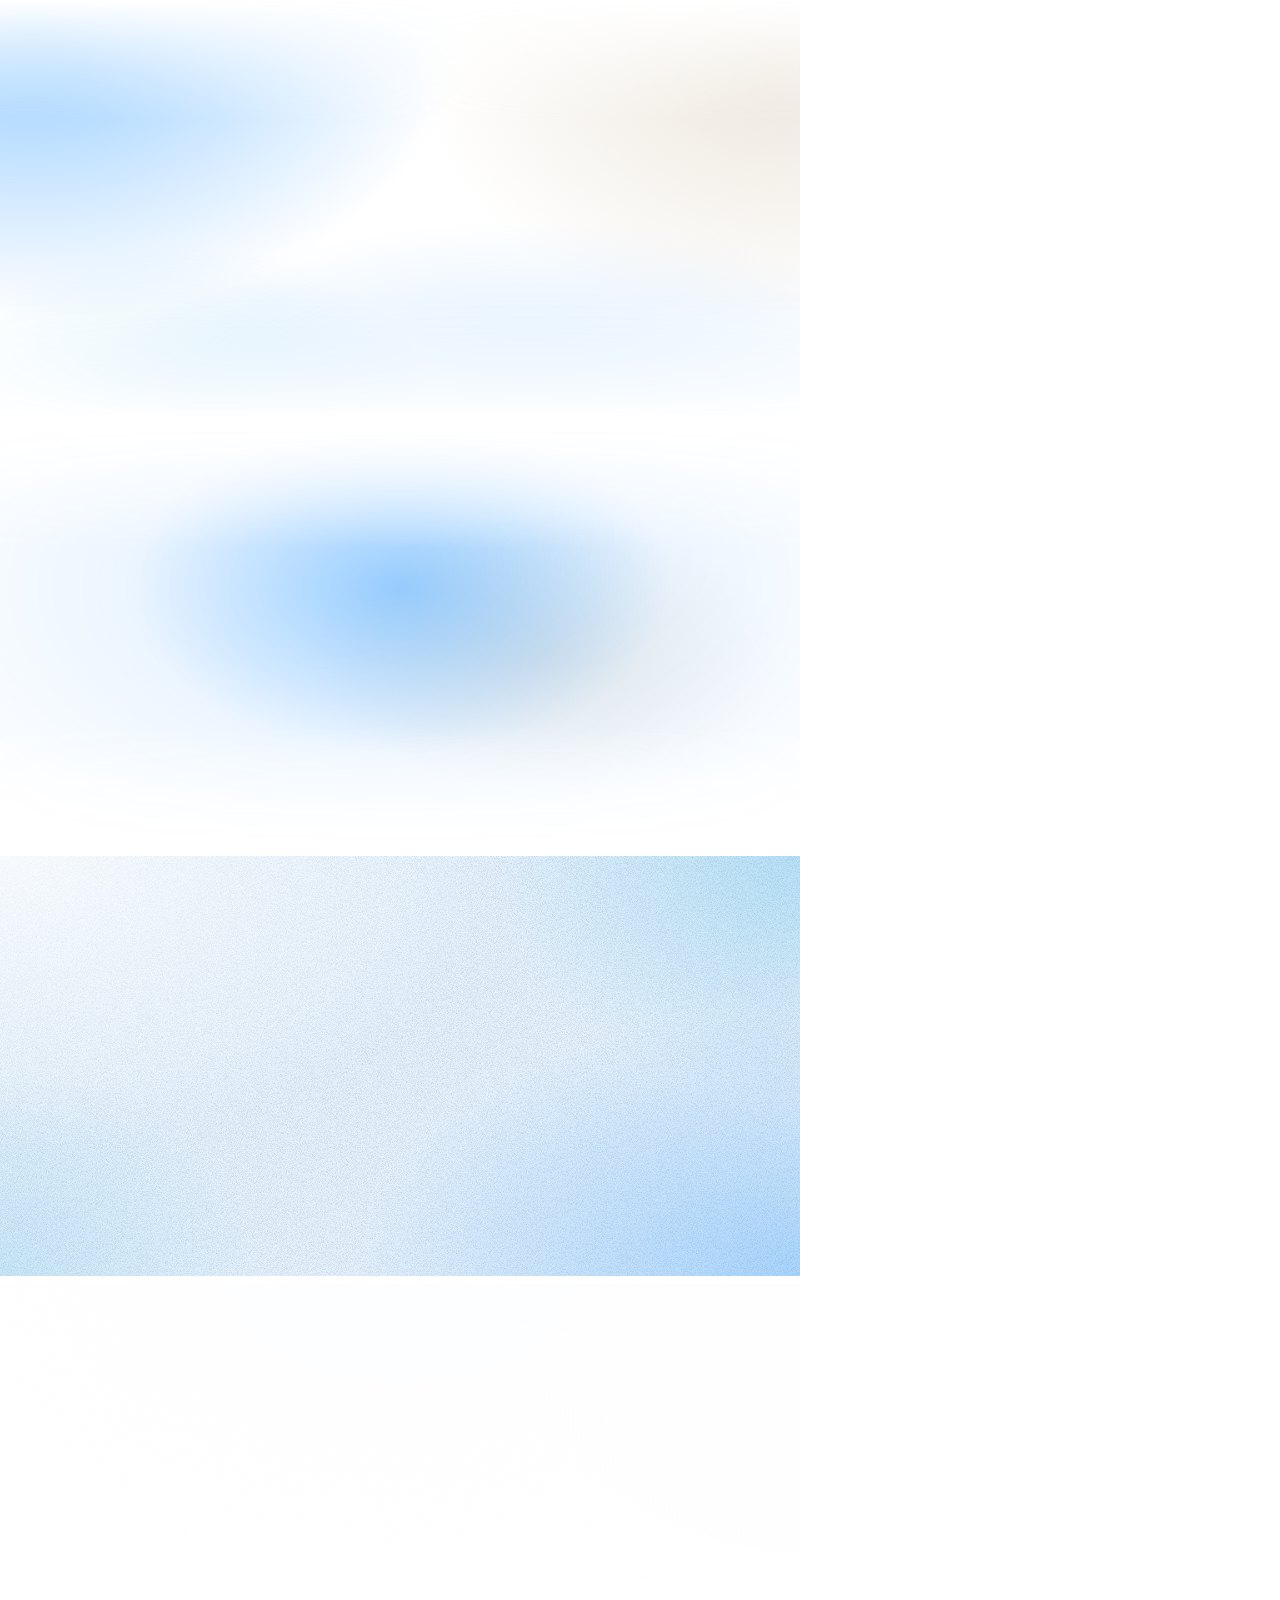
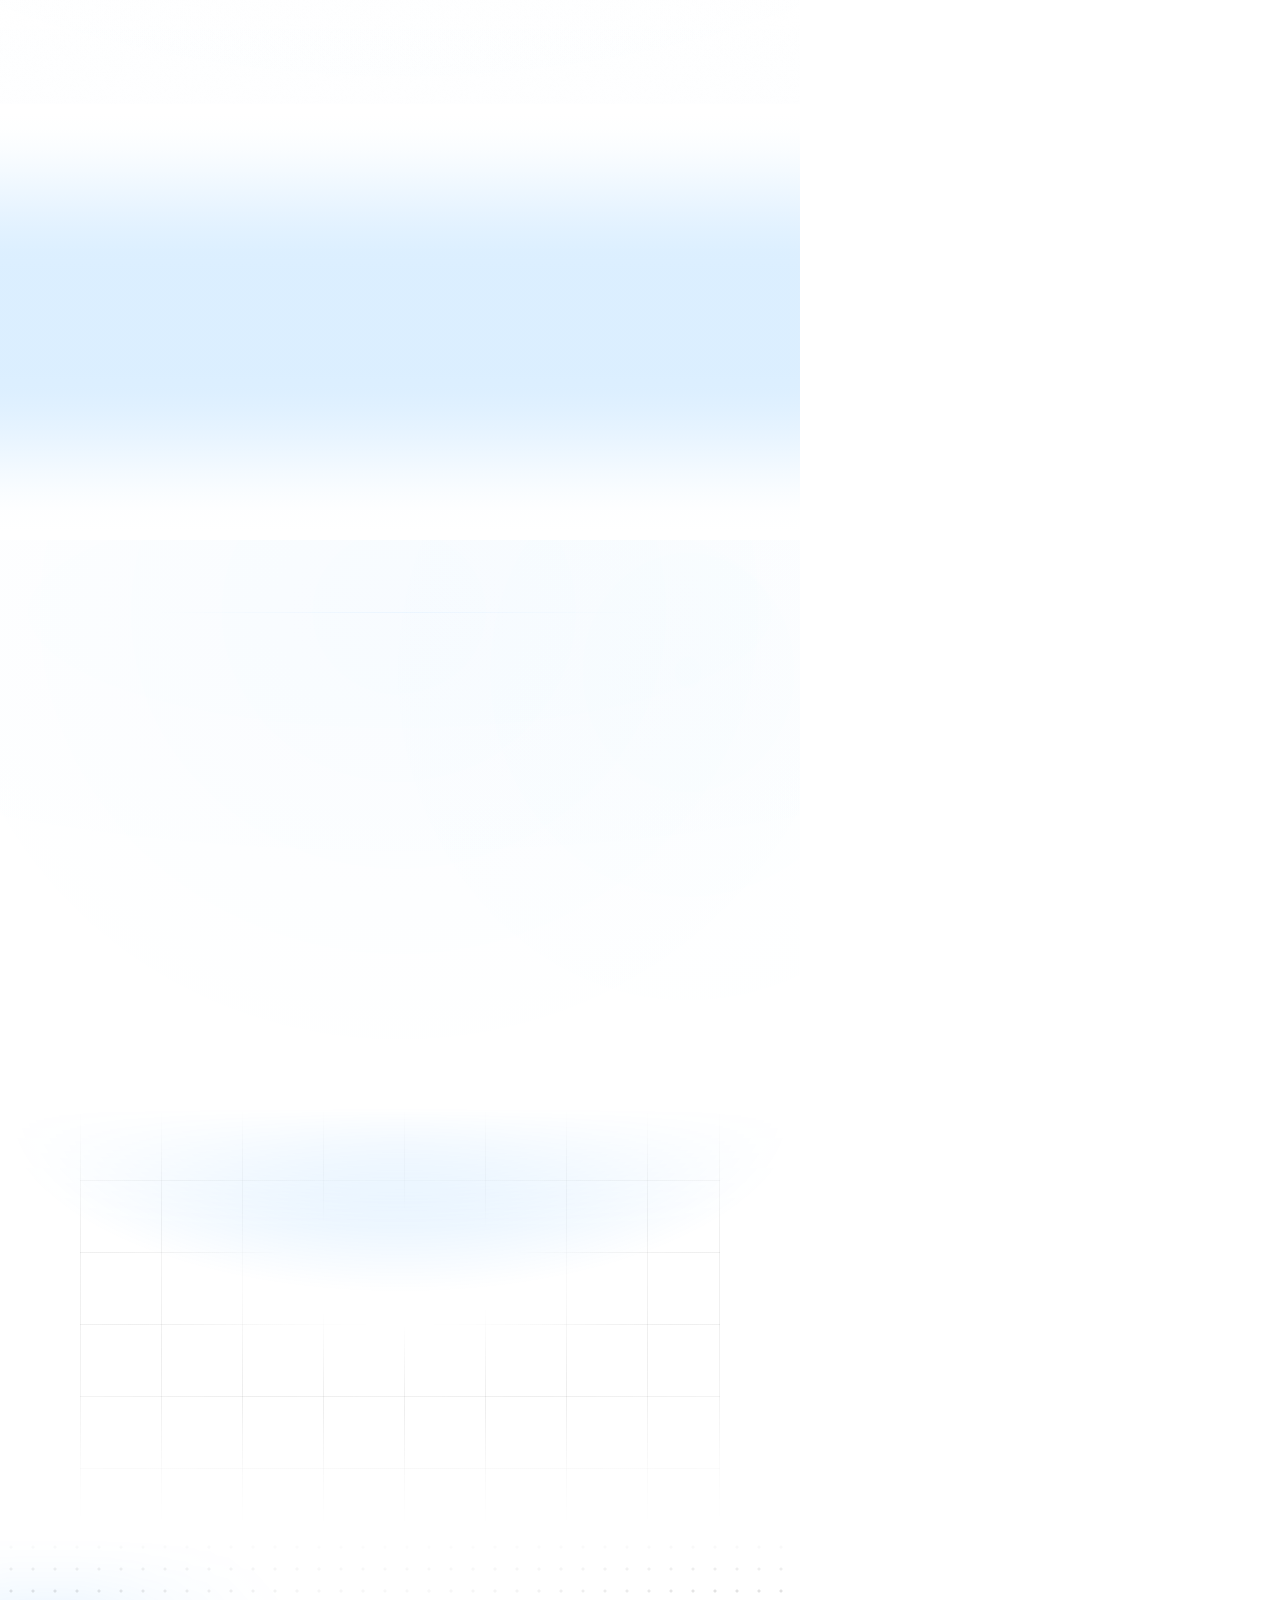
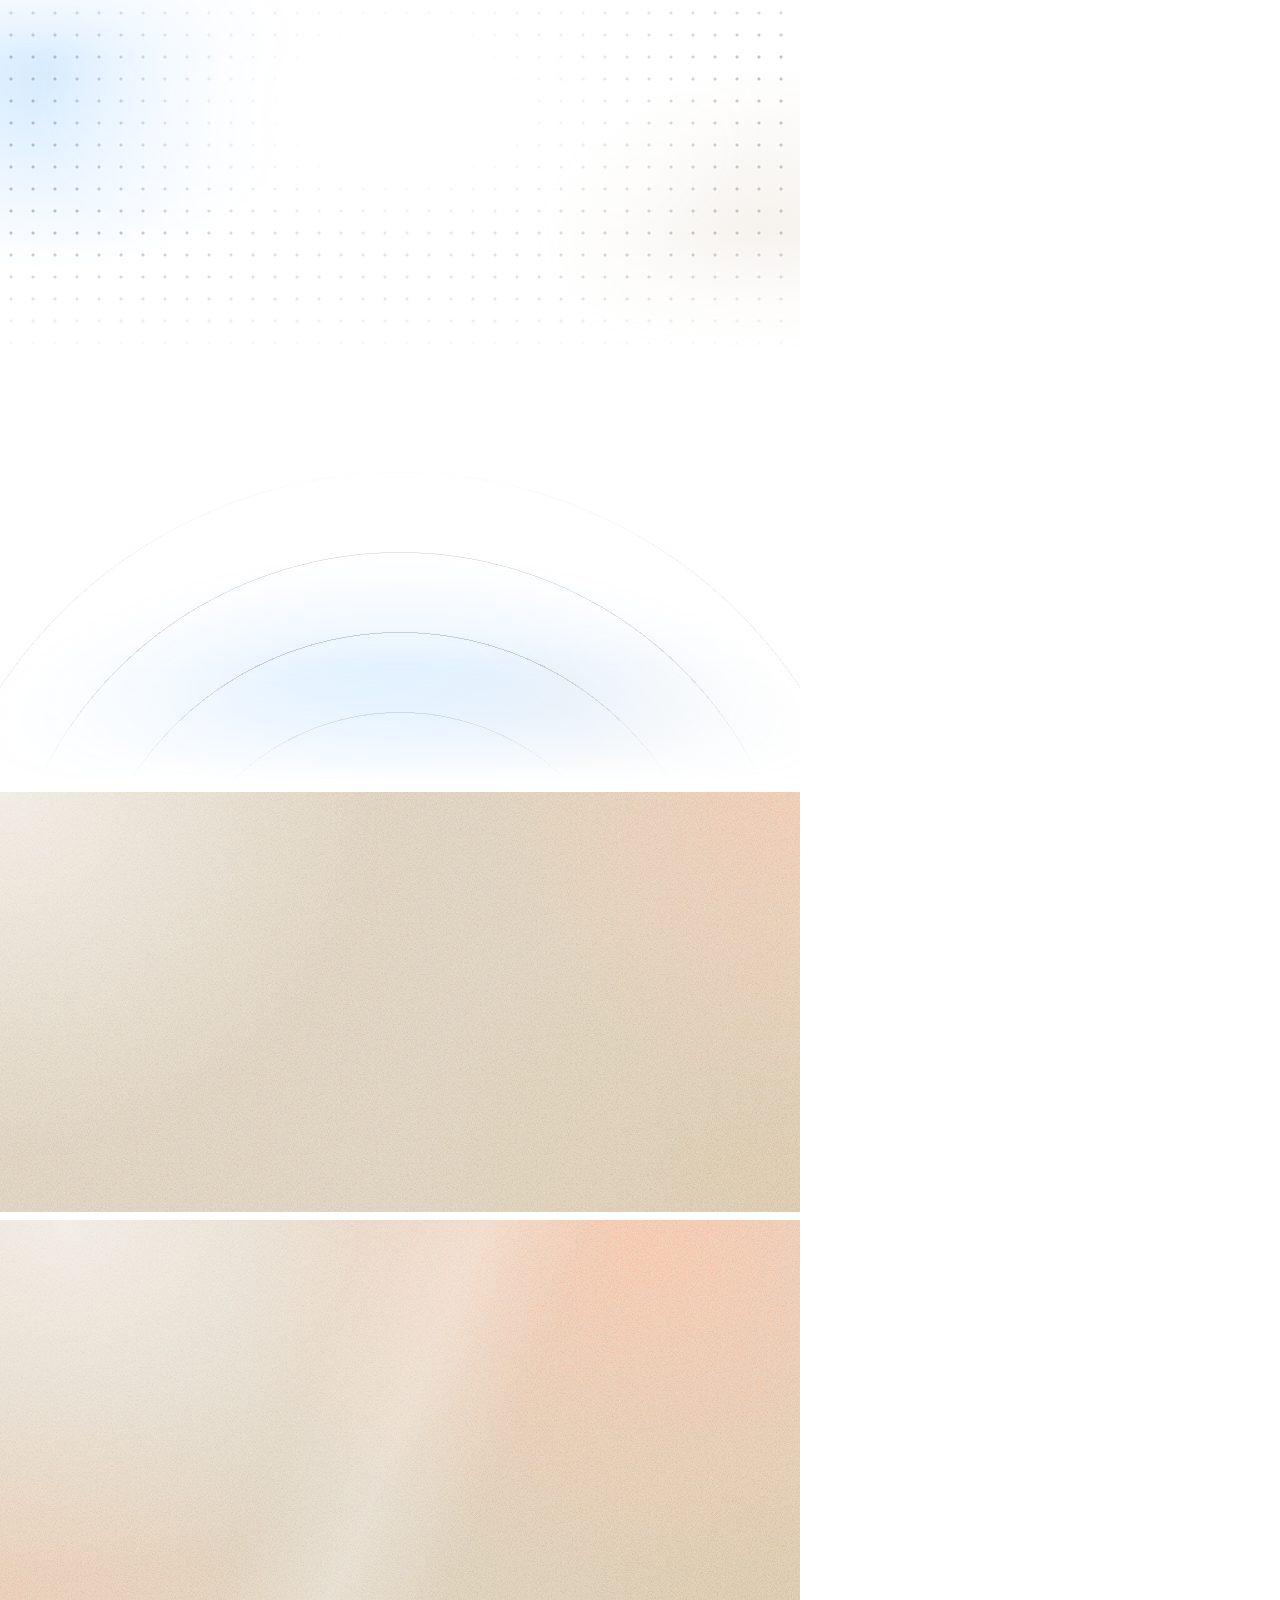
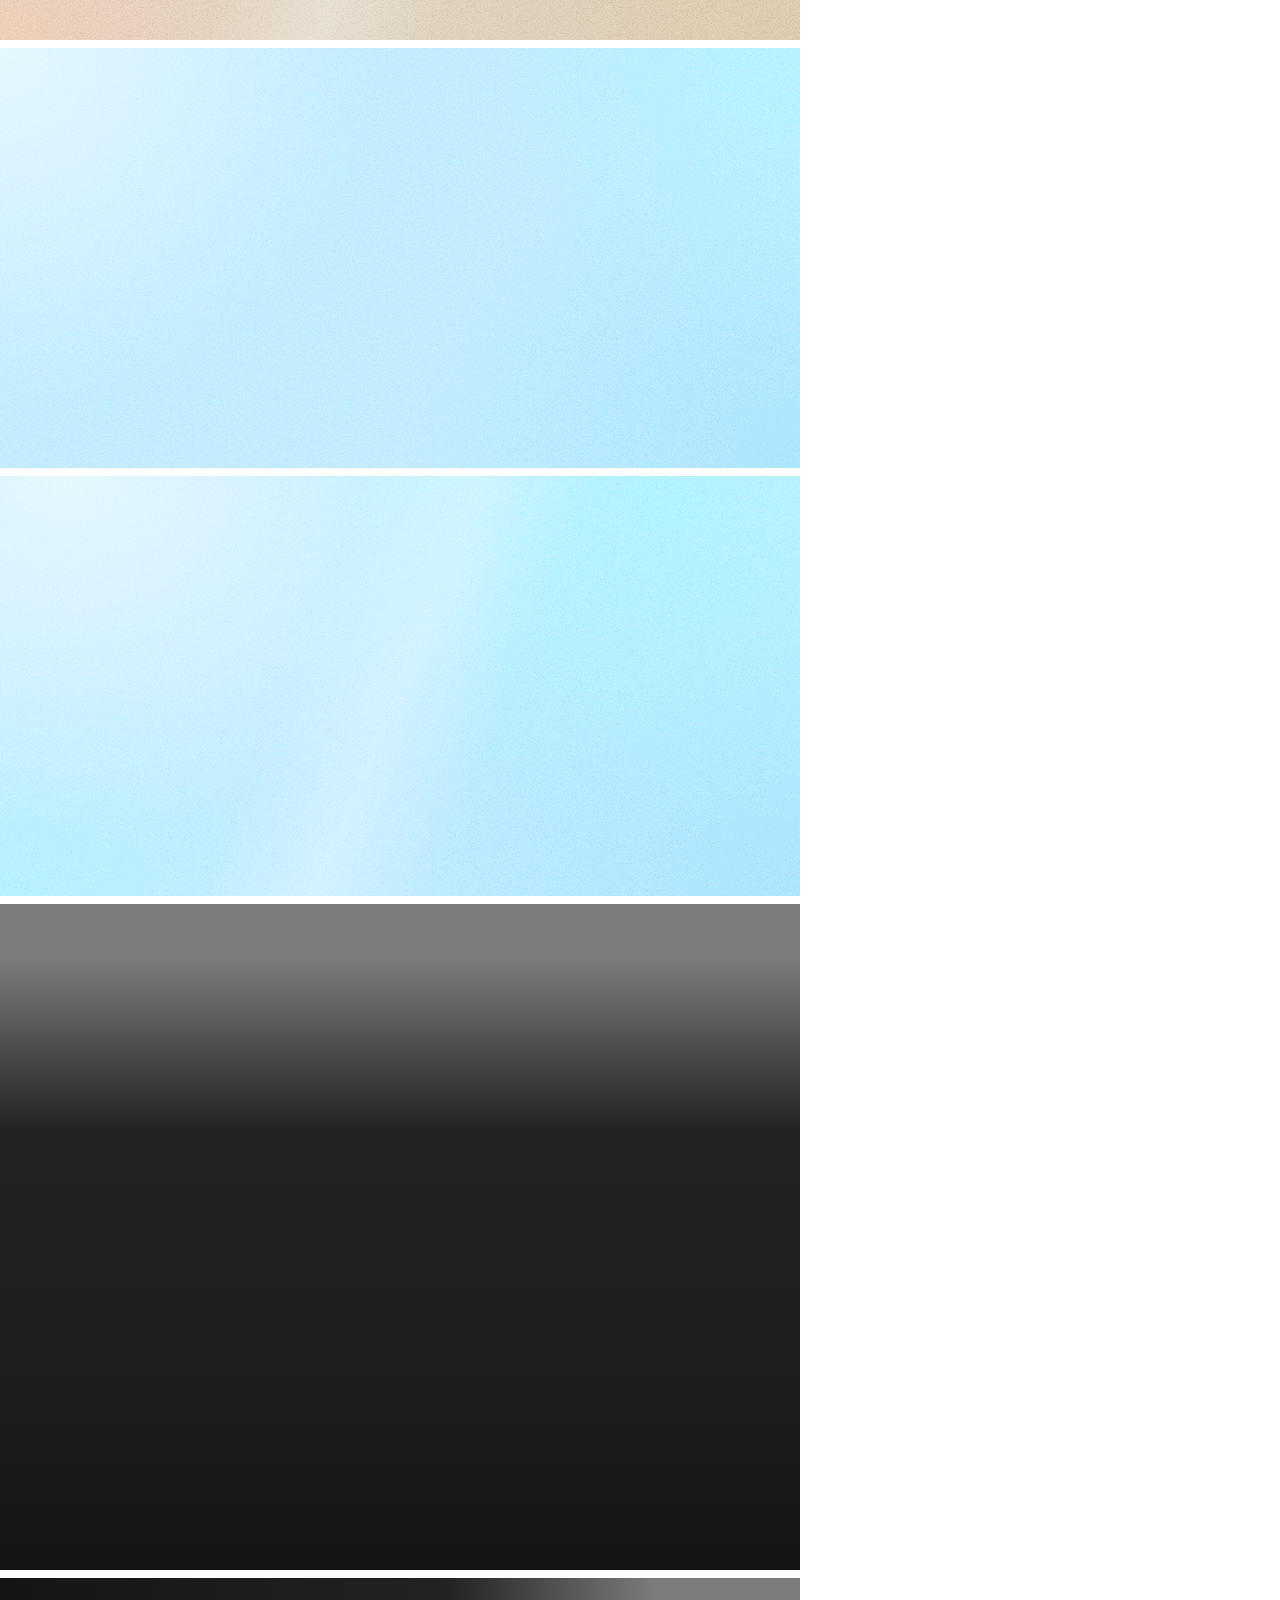
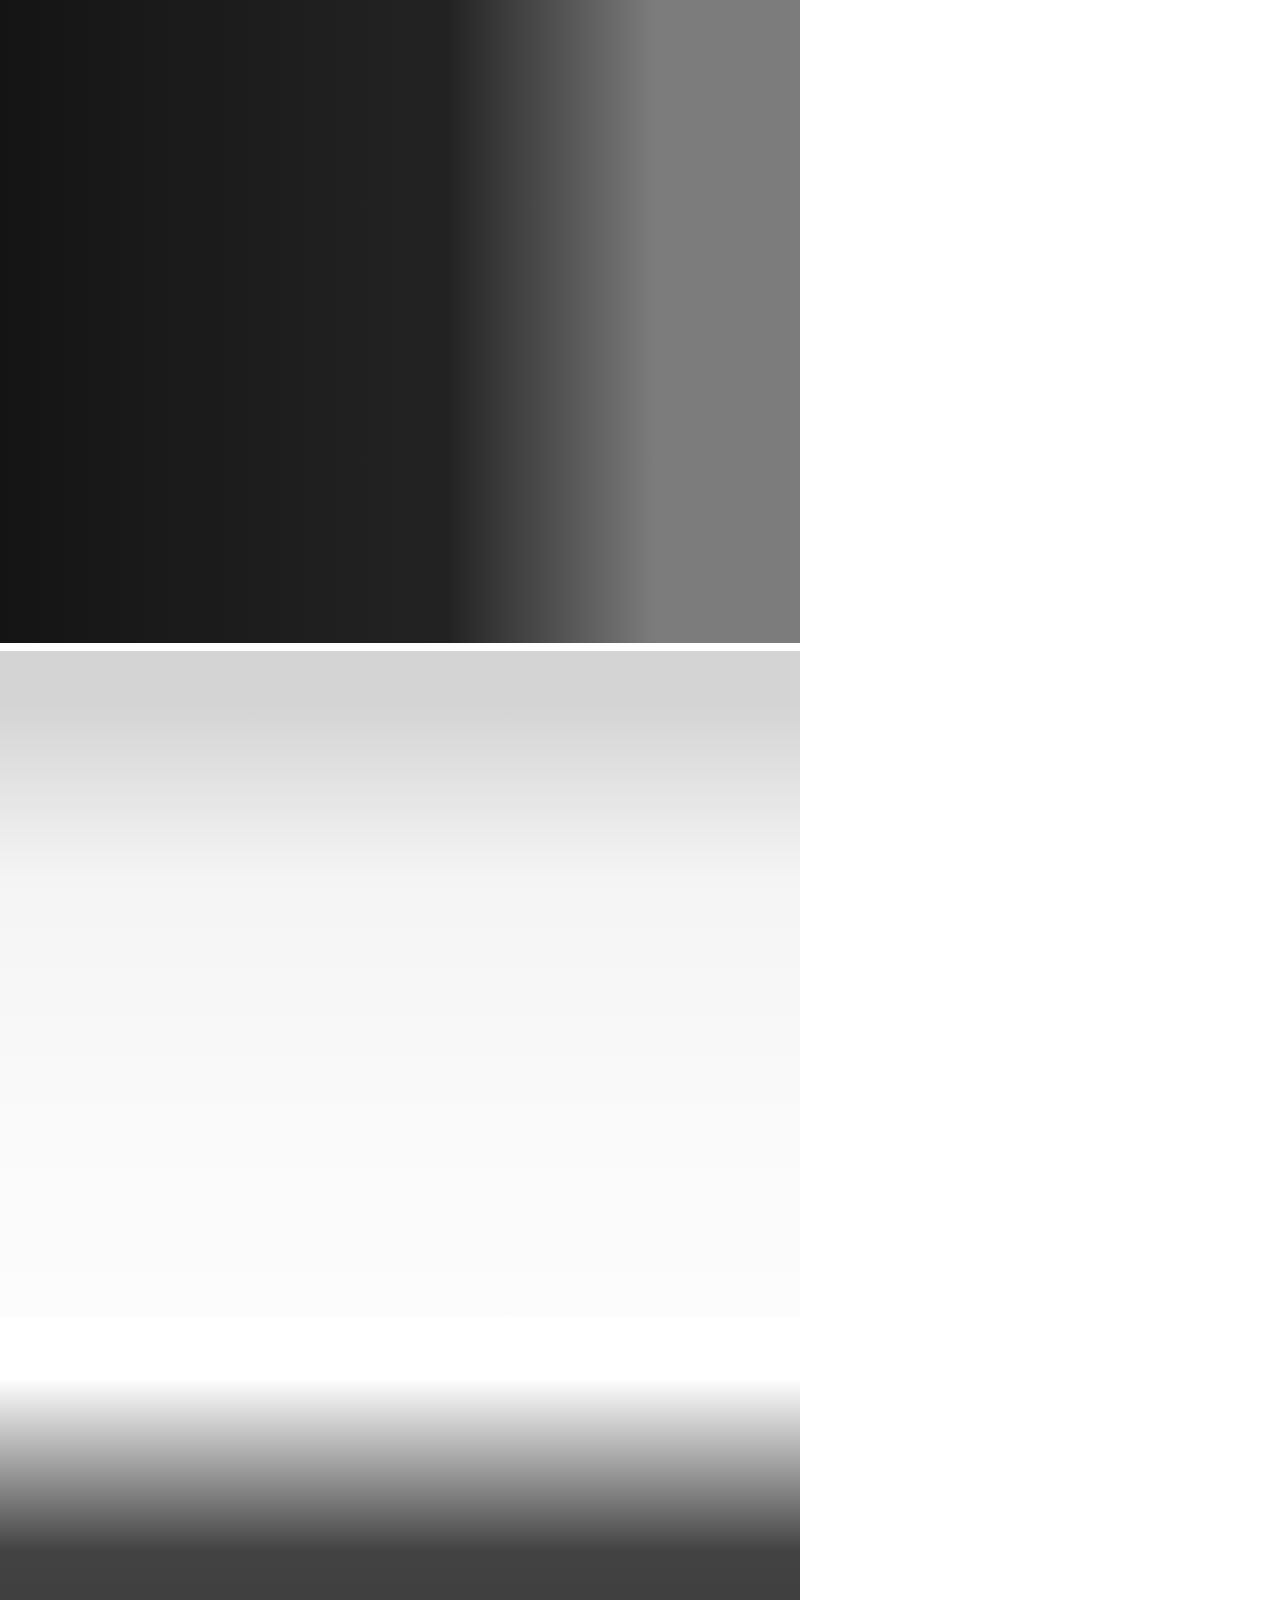
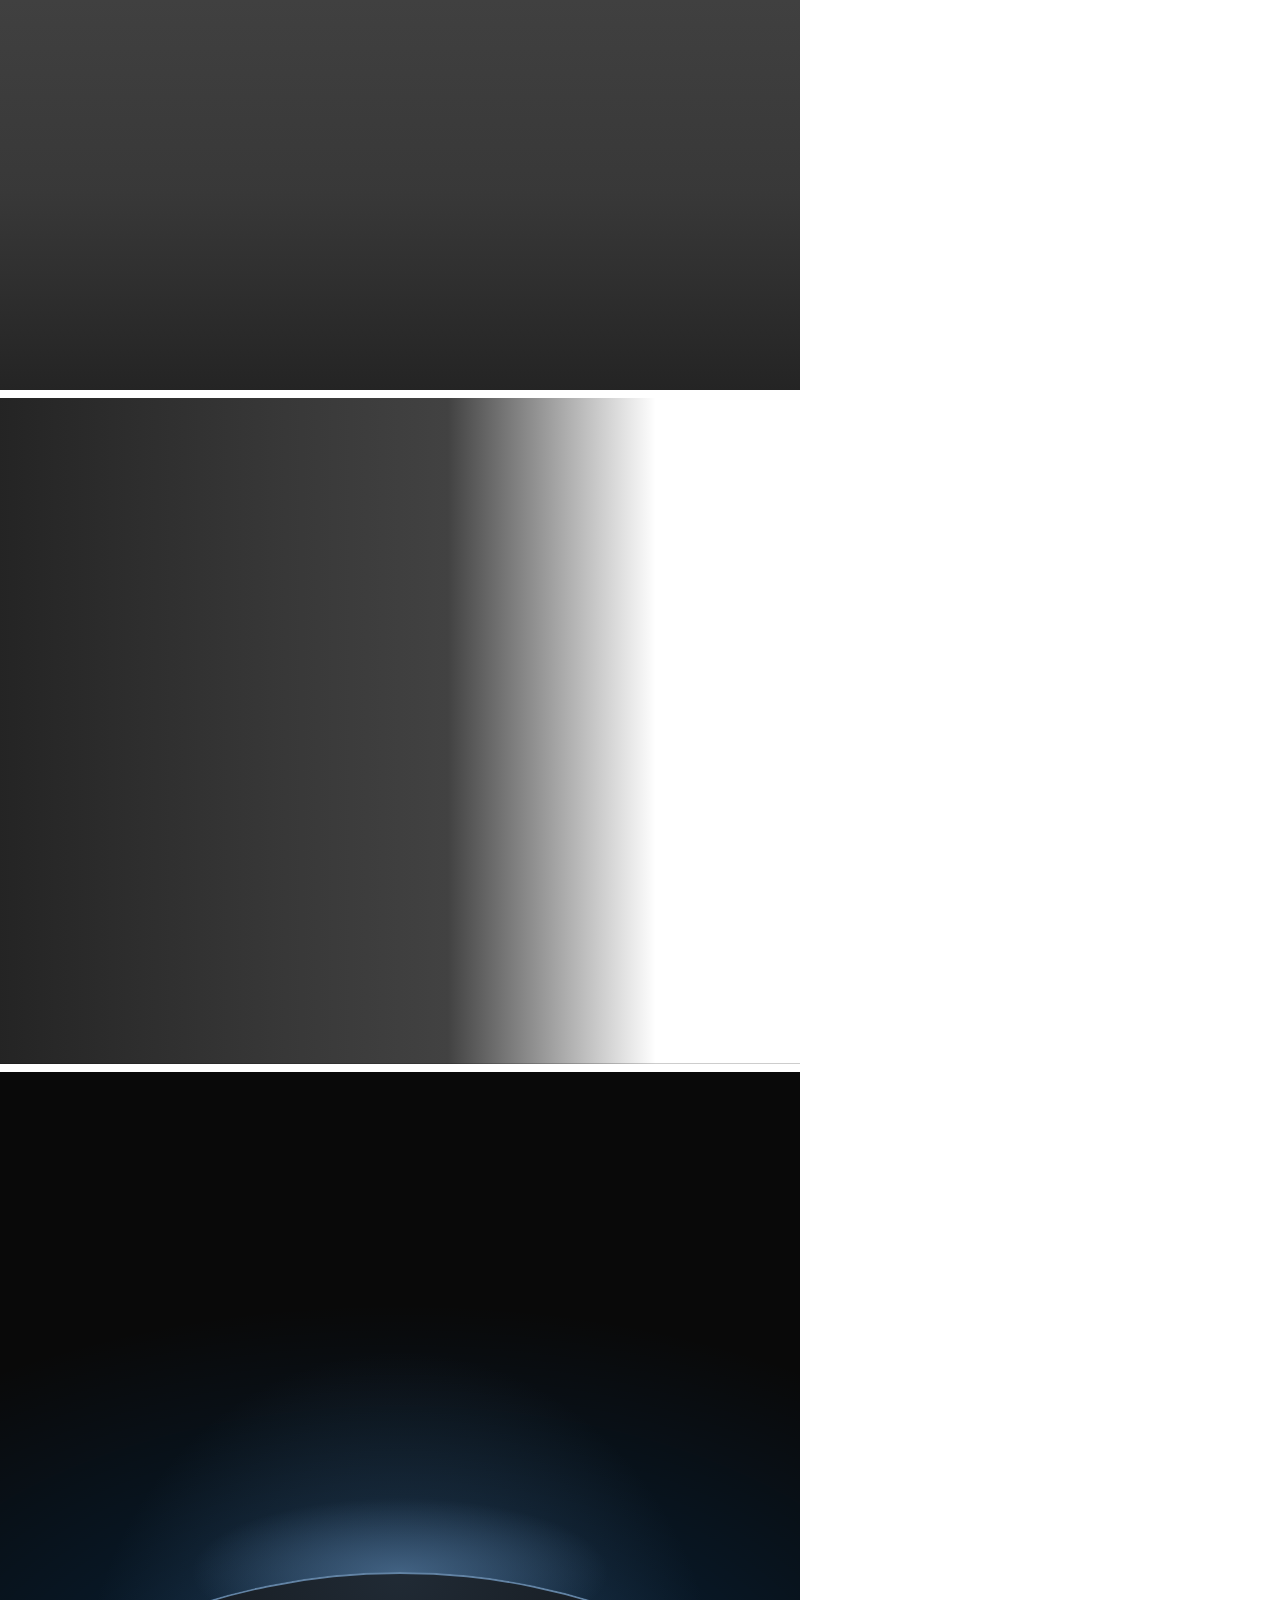
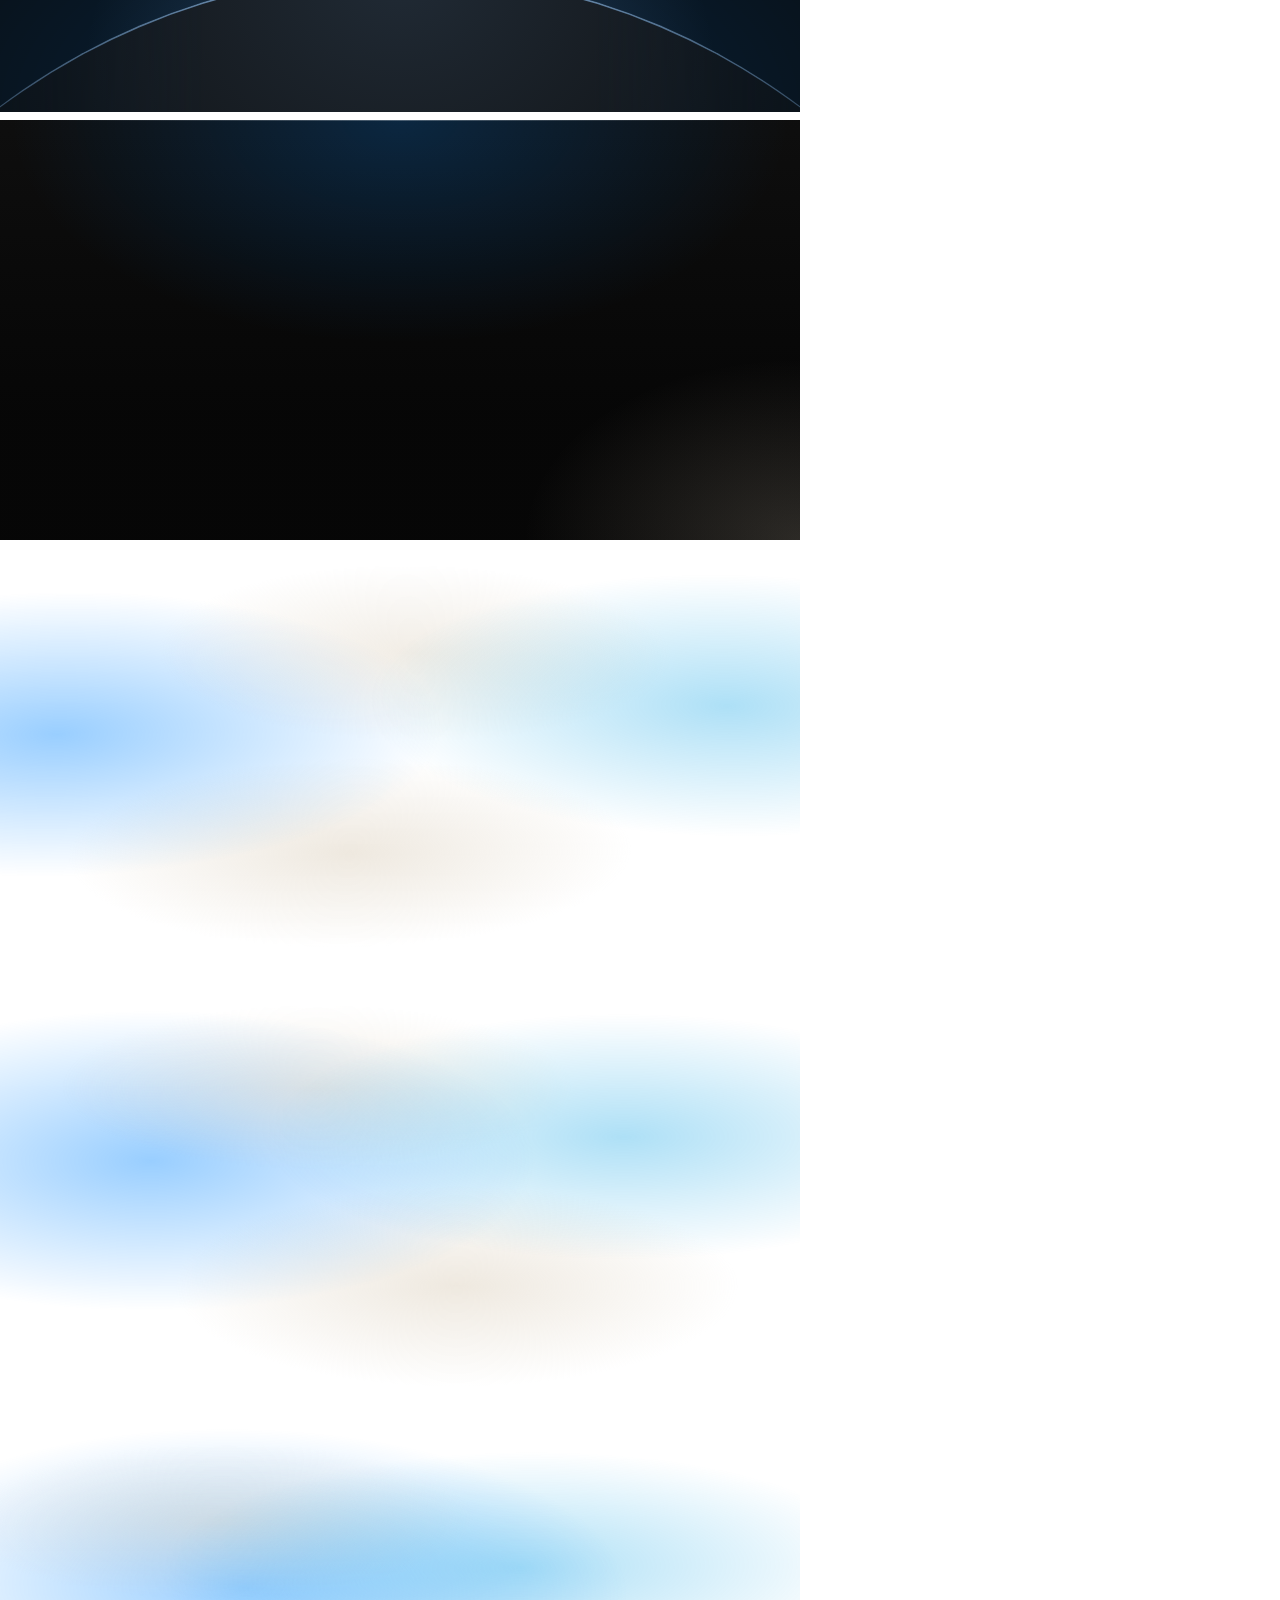
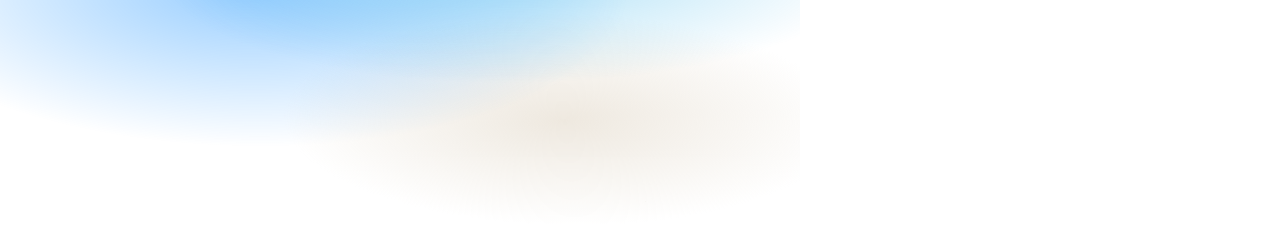
<file: .claude/skills/design-taste-frontend/assets/backgrounds/check.html>
<!doctype html>
<html lang="en" data-ground="sand">
<head>
<meta charset="utf-8">
<title>Backgrounds contrast check</title>
<!-- Every ground in a 800px box, for check.mjs: it sets a palette, screenshots the boxes and measures
     the ink and muted contrast on every pixel of each ground's text zone (index.json). The photograph
     grounds sit on a flat grey picture: #7c7c7c for the dark scrim, #d4d4d4 for the light one; and the worst case of the dark scrim: a white
     picture (white words on it). The light scrim is for pale photographs only. -->
<link rel="stylesheet" href="../system.css">
<link rel="stylesheet" href="backgrounds.css">
<style>body { margin: 0; width: 800px; } .box { width: 800px; margin: 0 0 8px; padding: 24px; font-size: 20px; } .pi, .pm { visibility: hidden; } .pi { color: var(--ink); } .pm { color: var(--muted); }  /* the liquid blobs held at the start, the middle and the end of their drift (the keyframes in backgrounds.css), so the text zone is measured where they stand under it */
  .at-start::before { animation: none; transform: translate3d(-7%, 0, 0) skewX(-7deg) scaleY(.94); } .at-start::after { animation: none; transform: translate3d(8%, 0, 0) skewX(6deg) scaleY(1.04); }
  .at-mid::before { animation: none; transform: translate3d(.5%, 0, 0) skewX(-.5deg) scaleY(.995); } .at-mid::after { animation: none; transform: translate3d(-.5%, 0, 0) scaleY(.98); }
  .at-end::before { animation: none; transform: translate3d(8%, 0, 0) skewX(6deg) scaleY(1.05); } .at-end::after { animation: none; transform: translate3d(-9%, 0, 0) skewX(-6deg) scaleY(.92); }
</style>
<script src="backgrounds.js" defer></script>
</head>
<body>
<div class="bg-mist box" data-g="mist" style="height:420px"><span class="pi">Ink</span> <span class="pm">Muted</span></div>
<div class="bg-halo box" data-g="halo" style="height:420px"><span class="pi">Ink</span> <span class="pm">Muted</span></div>
<div class="bg-grain box" data-g="grain" style="height:420px"><span class="pi">Ink</span> <span class="pm">Muted</span></div>
<div class="bg-paper box" data-g="paper" style="height:420px"><span class="pi">Ink</span> <span class="pm">Muted</span></div>
<div class="bg-dusk box" data-g="dusk" style="height:420px"><span class="pi">Ink</span> <span class="pm">Muted</span></div>
<div class="bg-topglow box" data-g="topglow" style="height:560px"><span class="pi">Ink</span> <span class="pm">Muted</span></div>
<div class="bg-ruled box" data-g="ruled" style="height:420px"><span class="pi">Ink</span> <span class="pm">Muted</span></div>
<div class="bg-dots box" data-g="dots" style="height:420px"><span class="pi">Ink</span> <span class="pm">Muted</span></div>
<div class="bg-arcs box" data-g="arcs" style="height:420px"><span class="pi">Ink</span> <span class="pm">Muted</span></div>
<div class="bg-band box" data-g="band" style="height:420px"><span class="pi">Ink</span> <span class="pm">Muted</span></div>
<div class="bg-field box" data-g="field" style="height:420px"><span class="pi">Ink</span> <span class="pm">Muted</span></div>
<div class="bg-band bg-tint box" data-g="band-tint" style="height:420px"><span class="pi">Ink</span> <span class="pm">Muted</span></div>
<div class="bg-field bg-tint box" data-g="field-tint" style="height:420px"><span class="pi">Ink</span> <span class="pm">Muted</span></div>
<div class="bg-photo box" data-g="photo" style="height:520px;--g-photo:linear-gradient(#7c7c7c,#7c7c7c)"><span class="pi">Ink</span> <span class="pm">Muted</span></div>
<div class="bg-photo bg-photo--left box" data-g="photo-left" style="height:520px;--g-photo:linear-gradient(#7c7c7c,#7c7c7c)"><span class="pi">Ink</span> <span class="pm">Muted</span></div>
<div class="bg-photo bg-photo--light box" data-g="photo-light" style="height:520px;--g-photo:linear-gradient(#d4d4d4,#d4d4d4)"><span class="pi">Ink</span> <span class="pm">Muted</span></div>
<div class="bg-photo box" data-g="photo-white" style="height:520px;--g-photo:linear-gradient(#fff,#fff)"><span class="pi">Ink</span> <span class="pm">Muted</span></div>
<div class="bg-photo bg-photo--left box" data-g="photo-left-white" style="height:520px;--g-photo:linear-gradient(#fff,#fff)"><span class="pi">Ink</span> <span class="pm">Muted</span></div>
<div class="bg-horizon box" data-g="horizon" style="height:640px"><span class="pi">Ink</span> <span class="pm">Muted</span></div>
<div class="bg-deep box" data-g="deep" style="height:420px"><span class="pi">Ink</span> <span class="pm">Muted</span></div>
<div class="bg-liquid box at-start" data-g="liquid" data-no-pause style="height:420px"><span class="pi">Ink</span> <span class="pm">Muted</span></div>
<div class="bg-liquid box at-mid" data-g="liquid-mid" data-no-pause style="height:420px"><span class="pi">Ink</span> <span class="pm">Muted</span></div>
<div class="bg-liquid box at-end" data-g="liquid-end" data-no-pause style="height:420px"><span class="pi">Ink</span> <span class="pm">Muted</span></div>

</body>
</html>
</file>
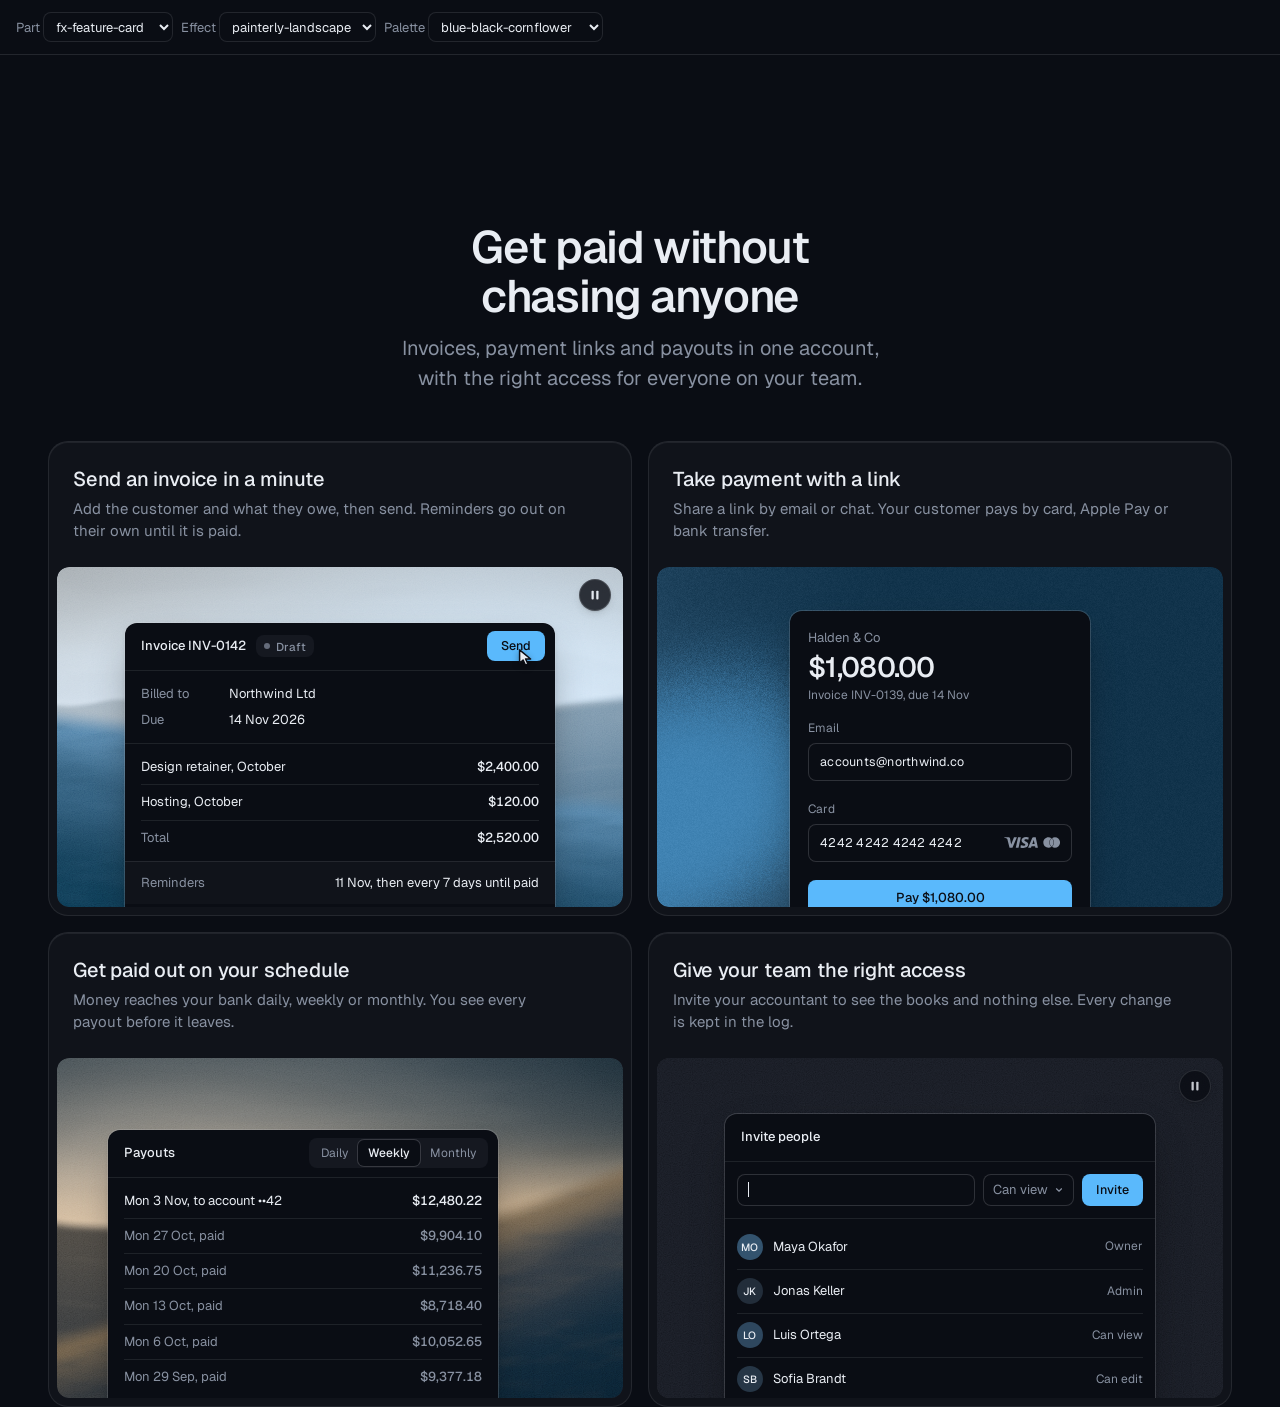
<file: .claude/skills/design-taste-frontend/assets/components/_lab.html>
<!doctype html>
<html lang="en" data-radius="soft">
<head>
<script>window.__tpGlMax = 16;   /* a gallery shows many live effects at once; a page of a site keeps the default 4 (fx.js) */</script>
<meta charset="utf-8">
<meta name="viewport" content="width=device-width, initial-scale=1">
<title>Component lab</title>
<link rel="preconnect" href="https://fonts.googleapis.com">
<link rel="preconnect" href="https://fonts.gstatic.com" crossorigin>
<link href="https://fonts.googleapis.com/css2?family=Geist:wght@100..900&family=Geist+Mono:wght@400..600&display=swap" rel="stylesheet">
<link rel="stylesheet" href="../system.css">
<link rel="stylesheet" href="./base.css">
<style>
  /* one component on its own, with a chosen effect (or object) and palette:
     _lab.html?c=fx-chart&fx=ruled-grounds&palette=white-link-blue&w=640 */
  :root { --font-display: "Geist", system-ui, sans-serif; --font-text: "Geist", system-ui, sans-serif; --font-mono: "Geist Mono", ui-monospace, monospace; --display-weight: 560; --display-tracking: -0.03em; }
  body { min-height: 100vh; margin: 0; }
  .bar { display: flex; flex-wrap: wrap; gap: 8px; align-items: center; padding: 12px 16px; border-bottom: 1px solid var(--line); font: 13px/1.4 var(--font-text); color: var(--muted); }
  .bar select { font: inherit; color: var(--ink); background: var(--bg); border: 1px solid var(--line); border-radius: var(--r-sm); height: 30px; padding: 0 8px; }
  .stage { padding: clamp(16px, 4vw, 48px); margin-inline: auto; }
</style>
</head>
<body>
<div class="bar">
  <label>Part <select id="c"></select></label>
  <label>Effect <select id="fx"></select></label>
  <label>Palette <select id="pal"></select></label>
</div>
<main class="stage" id="stage"></main>
<script type="module">
  import fx from '../effects/fx.js';
  const PARTS = ['fx-feature-card', 'fx-dither-object', 'fx-headline', 'fx-button', 'fx-prompt', 'fx-icon-tiles', 'fx-stat', 'fx-globe', 'fx-map', 'fx-chart', 'fx-bars', 'fx-band', 'fx-spotlight', 'fx-photo', 'fx-avatar', 'fx-search', 'fx-logos', 'fx-tabs', 'fx-pricing', 'fx-progress'];
  const PALETTES = {
    'blue-black-cornflower': { bg: '#0a0d14', surface: '#131824', ink: '#e9edf3', muted: '#8891a1', accent: '#5ab9fc', accentInk: '#0a0d14' },
    'graphite-safety-orange': { bg: '#18191b', surface: '#222427', ink: '#eff0f1', muted: '#9c9ea3', accent: '#ff4a1f', accentInk: '#18191b' },
    'white-link-blue': { bg: '#ffffff', surface: '#f4f4f4', ink: '#111111', muted: '#6b6b6b', accent: '#1a4be0', accentInk: '#ffffff' },
    'moss-sand': { bg: '#ddd6c6', surface: '#d2cab8', ink: '#2a2a26', muted: '#59574e', accent: '#4f6238', accentInk: '#ffffff' },
    'cobalt-field': { bg: '#0034eb', surface: '#002fd6', ink: '#ffffff', muted: '#dfe4f2', accent: '#e9e34a', accentInk: '#111111' },
  };
  const q = new URLSearchParams(location.search);
  const part = PARTS.includes(q.get('c')) ? q.get('c') : PARTS[0];
  const palId = PALETTES[q.get('palette')] ? q.get('palette') : 'blue-black-cornflower';
  const p = PALETTES[palId];
  const s = document.documentElement.style;
  const action = fx.color.contrast(p.accent, p.bg) >= 2.2 ? p.accent : p.ink;
  Object.entries({ '--p-bg': p.bg, '--p-surface': p.surface, '--p-ink': p.ink, '--p-muted': p.muted, '--p-accent': p.accent, '--p-accent-ink': p.accentInk, '--p-action': action, '--p-action-ink': action === p.accent ? p.accentInk : p.bg }).forEach(([k, v]) => s.setProperty(k, v));
  s.colorScheme = fx.color.isDark(p.bg) ? 'dark' : 'light';
  if (q.has('fallback')) fx.config.forceFallback = true;
  // one part at a time: at most 4 live WebGL contexts on this page
  fx.config.maxLive = 4;
  if (q.has('w')) document.getElementById('stage').style.maxWidth = q.get('w') + 'px';

  const base = `./${part}/`;
  const [meta, html, mod] = await Promise.all([fetch(base + 'meta.json').then(r => r.json()), fetch(base + 'component.html').then(r => r.text()), import(base + 'component.js')]);
  const link = Object.assign(document.createElement('link'), { rel: 'stylesheet', href: base + 'component.css' });
  document.head.append(link);
  await new Promise(r => { link.onload = link.onerror = r; });
  const choices = meta.effects?.length ? meta.effects : meta.objects || [];
  const chosen = choices.includes(q.get('fx')) ? q.get('fx') : meta.default;
  const stage = document.getElementById('stage');
  stage.innerHTML = html;
  const root = stage.firstElementChild;
  // the chosen effect goes where the part reads it: data-cx-object, data-cx-fill, or data-cx-effect on the root
  // the dither object: one figure set to the chosen object (one live object, as on a page); no caption under it
  if (meta.objects) {
    const fig = root.matches('[data-cx-object]') ? root : root.querySelector('[data-cx-object]');
    fig.dataset.cxObject = chosen;
    if (q.get('render') === 'studio') fig.dataset.cxRender = 'studio';
    fig.querySelector('.cx-obj__stage').removeAttribute('aria-label');
    fig.style.maxWidth = '720px';
  }
  // without ?fx= the markup keeps its own effects (the feature card mixes a landscape and a grain: setting
  // the default on every panel would paint the grain panel as a landscape too)
  else if (!choices.includes(q.get('fx'))) { /* as written */ }
  else if (root.querySelector('[data-cx-fill]')) root.querySelectorAll('[data-cx-fill]').forEach(el => { el.dataset.cxFill = chosen; });
  else if (root.querySelector('[data-cx-effect]')) root.querySelectorAll('[data-cx-effect]').forEach(el => { el.dataset.cxEffect = chosen; });
  else root.dataset.cxEffect = chosen;
  // the map draws its baked streets; an effect named with ?fx= shows its fallback ground (no map data) instead
  if (part === 'fx-map' && choices.includes(q.get('fx'))) delete root.dataset.cxMap;
  await document.fonts.ready;
  window.__part = mod.default(root);
  setTimeout(() => { document.documentElement.dataset.ready = '1'; }, 1200);

  const fill = (sel, list, cur, key) => {
    const el = document.getElementById(sel);
    el.innerHTML = list.map(v => `<option${v === cur ? ' selected' : ''}>${v}</option>`).join('');
    el.addEventListener('change', () => { q.set(key, el.value); if (key === 'c') q.delete('fx'); location.search = q.toString(); });
  };
  fill('c', PARTS, part, 'c');
  // a part whose default is none (the map's streets, the photograph as it is) lists none first, so the
  // select never shows an effect that is not on
  fill('fx', meta.default === 'none' ? ['none', ...choices] : choices, chosen, 'fx');
  fill('pal', Object.keys(PALETTES), palId, 'palette');
</script>
</body>
</html>
</file>
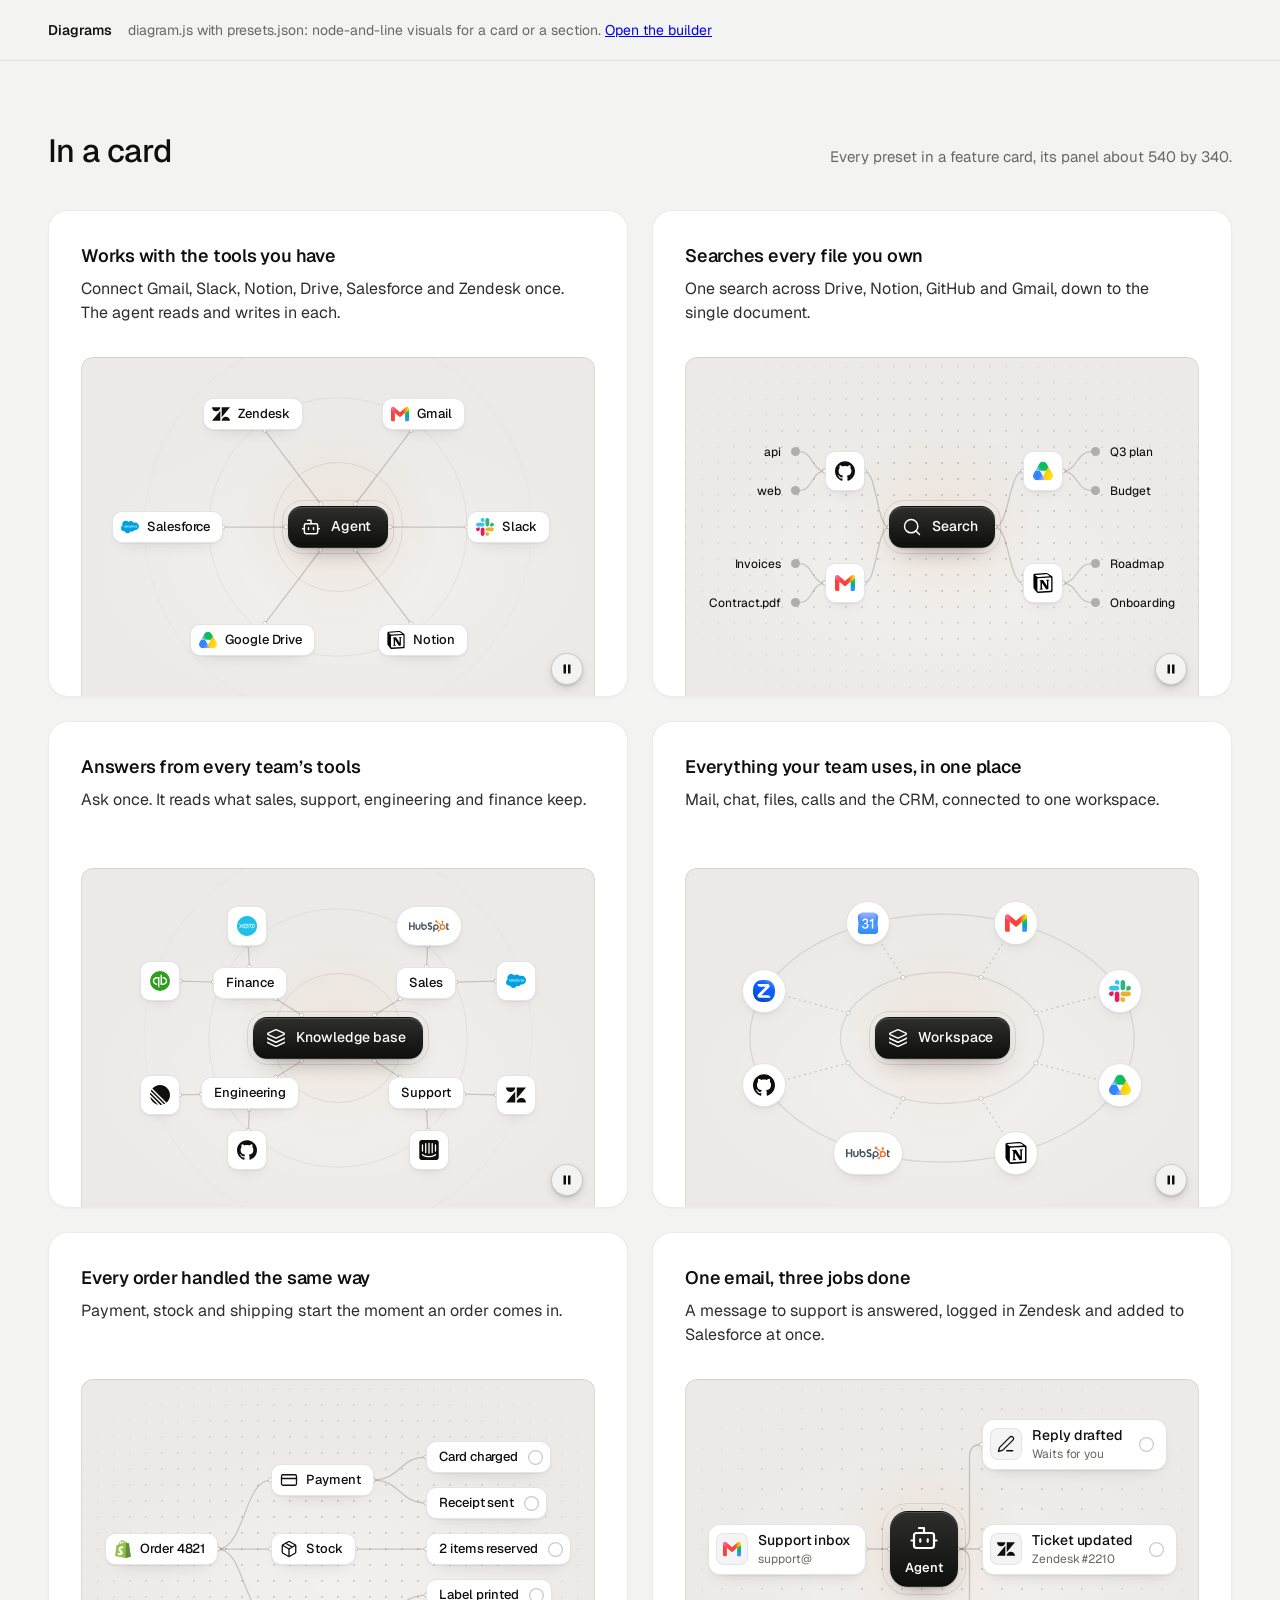
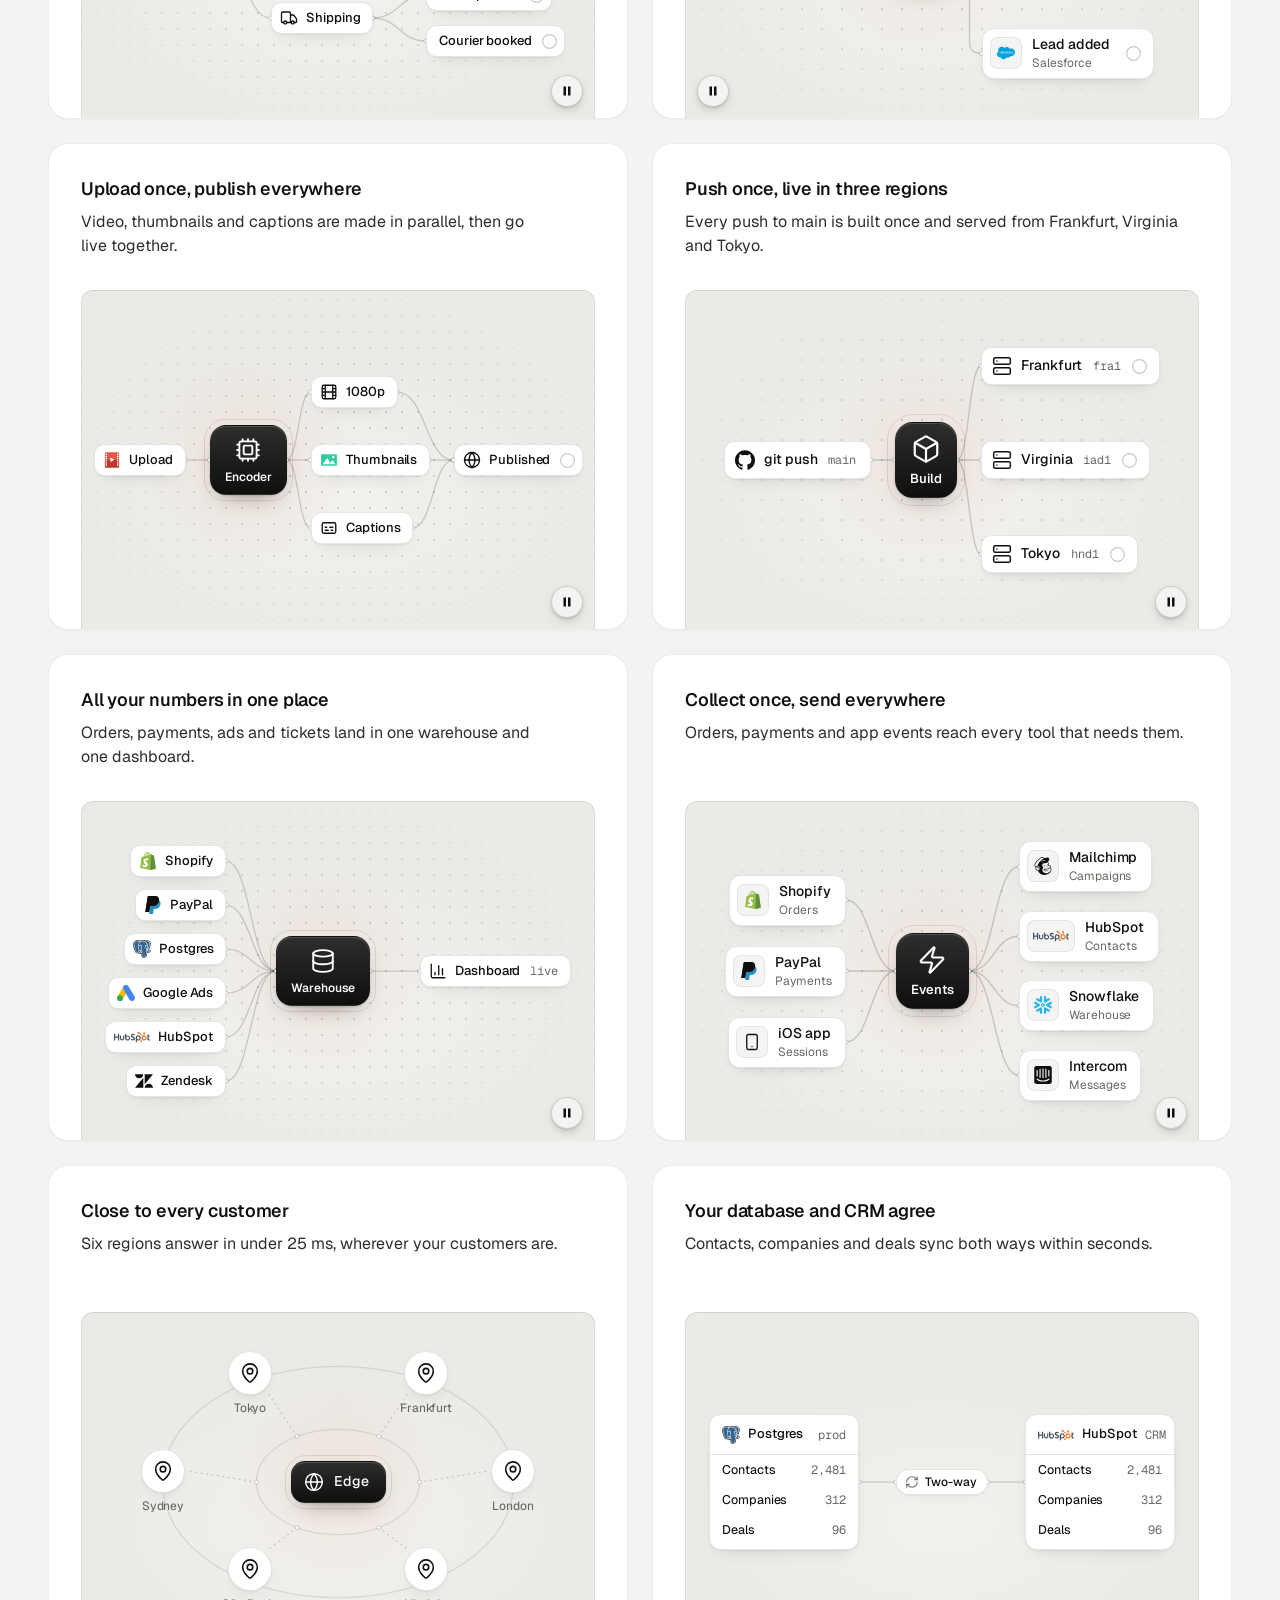
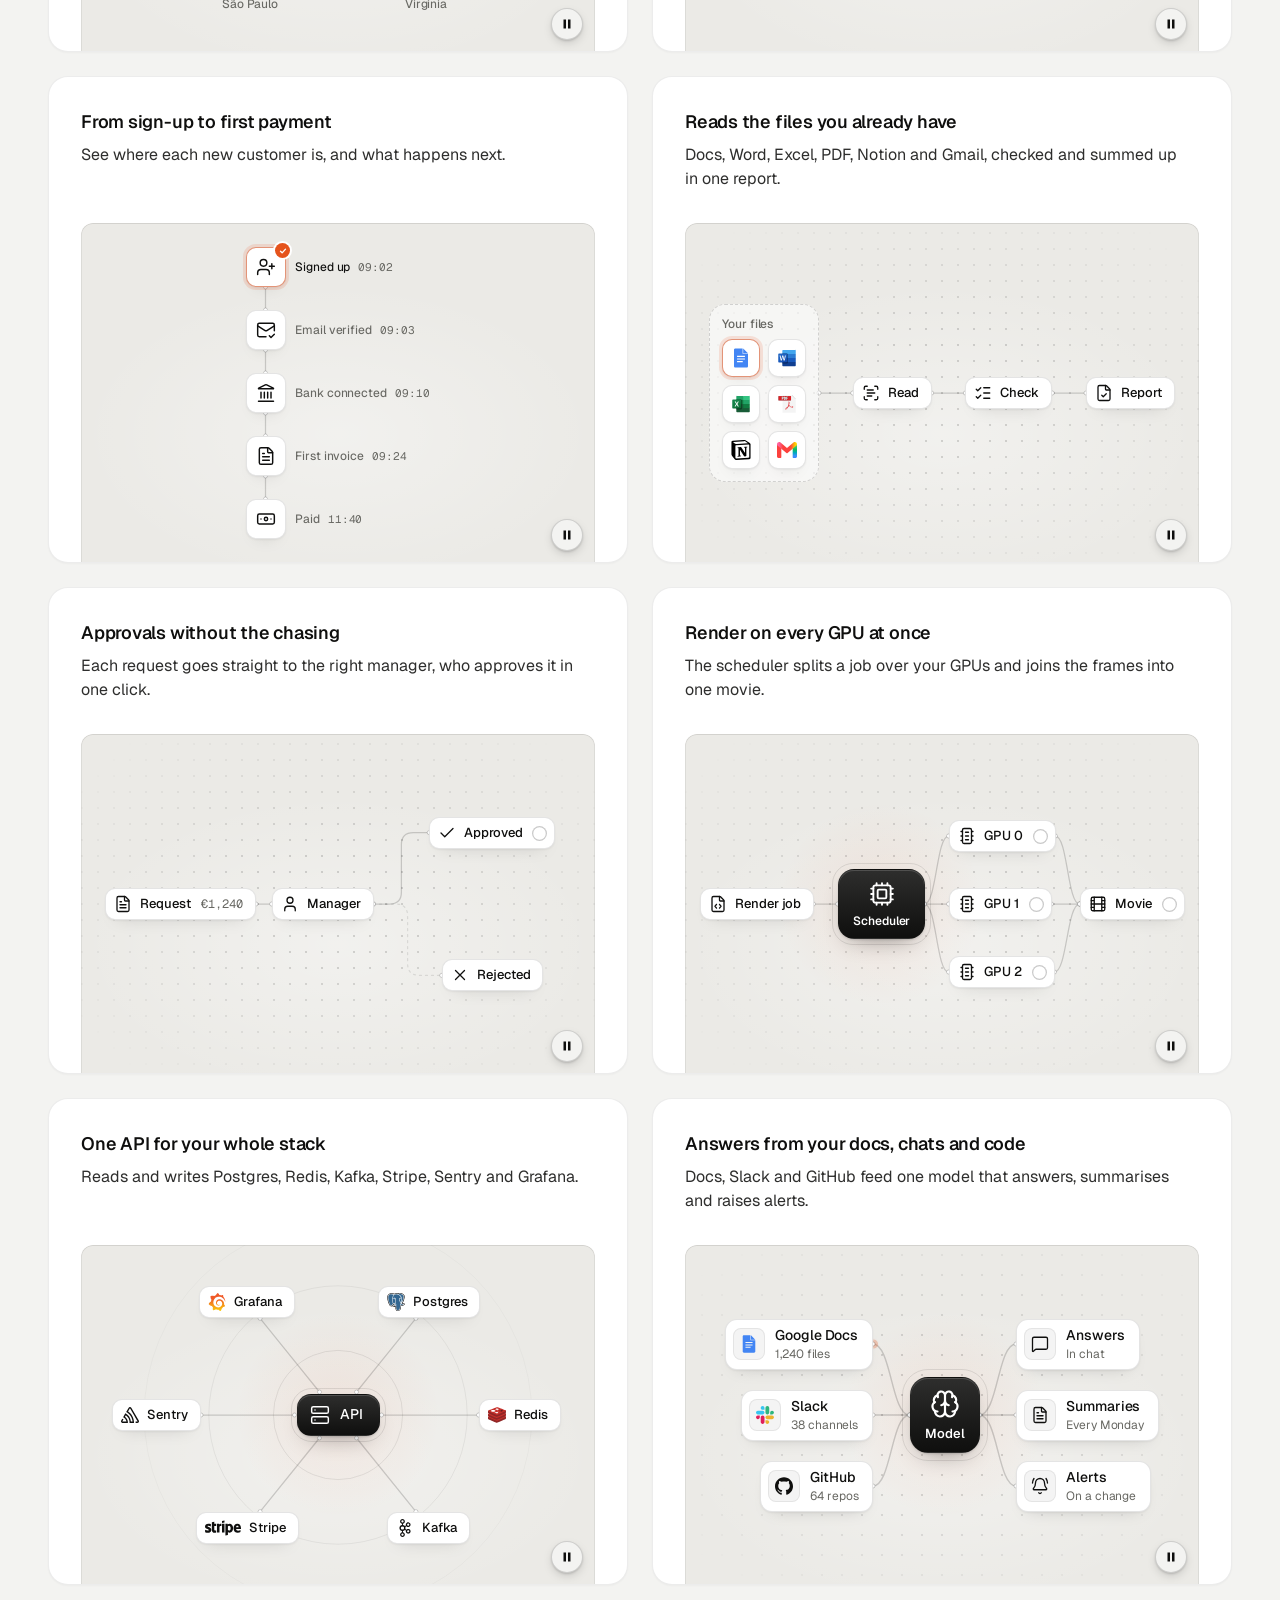
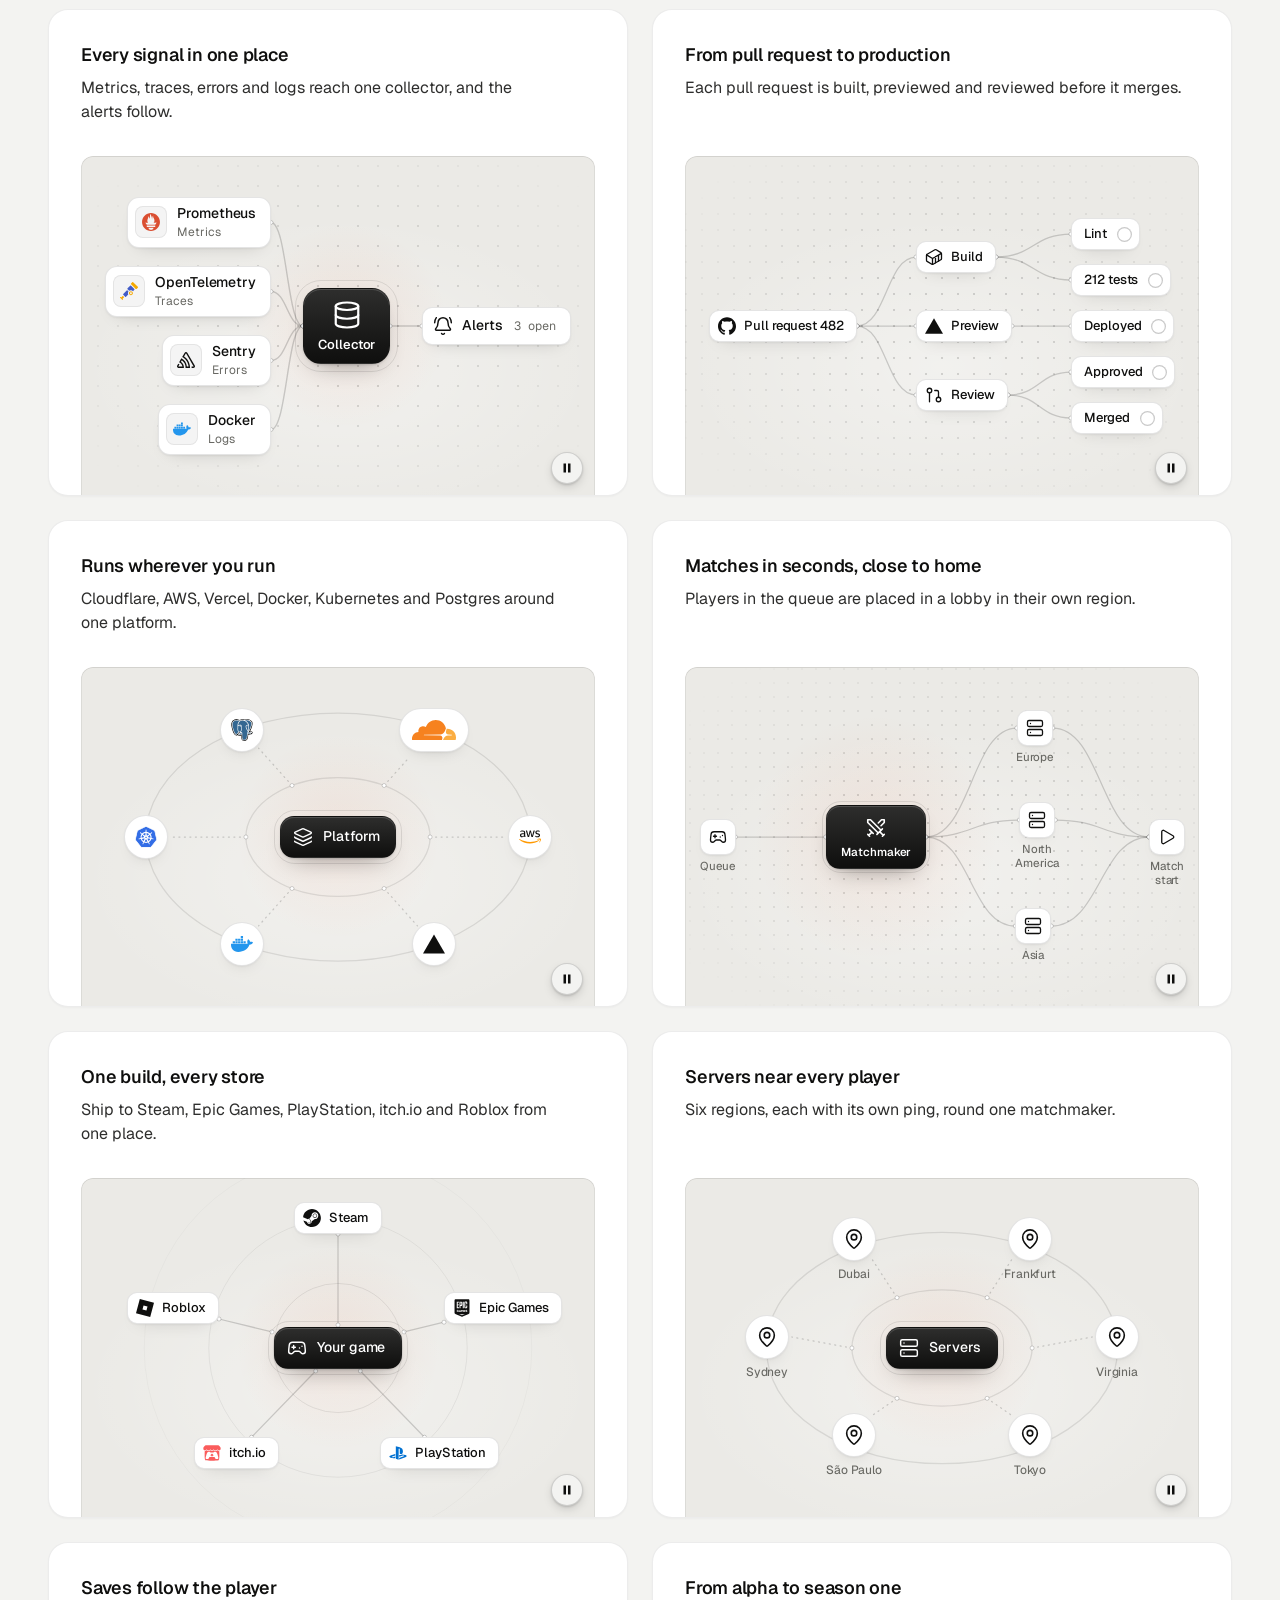
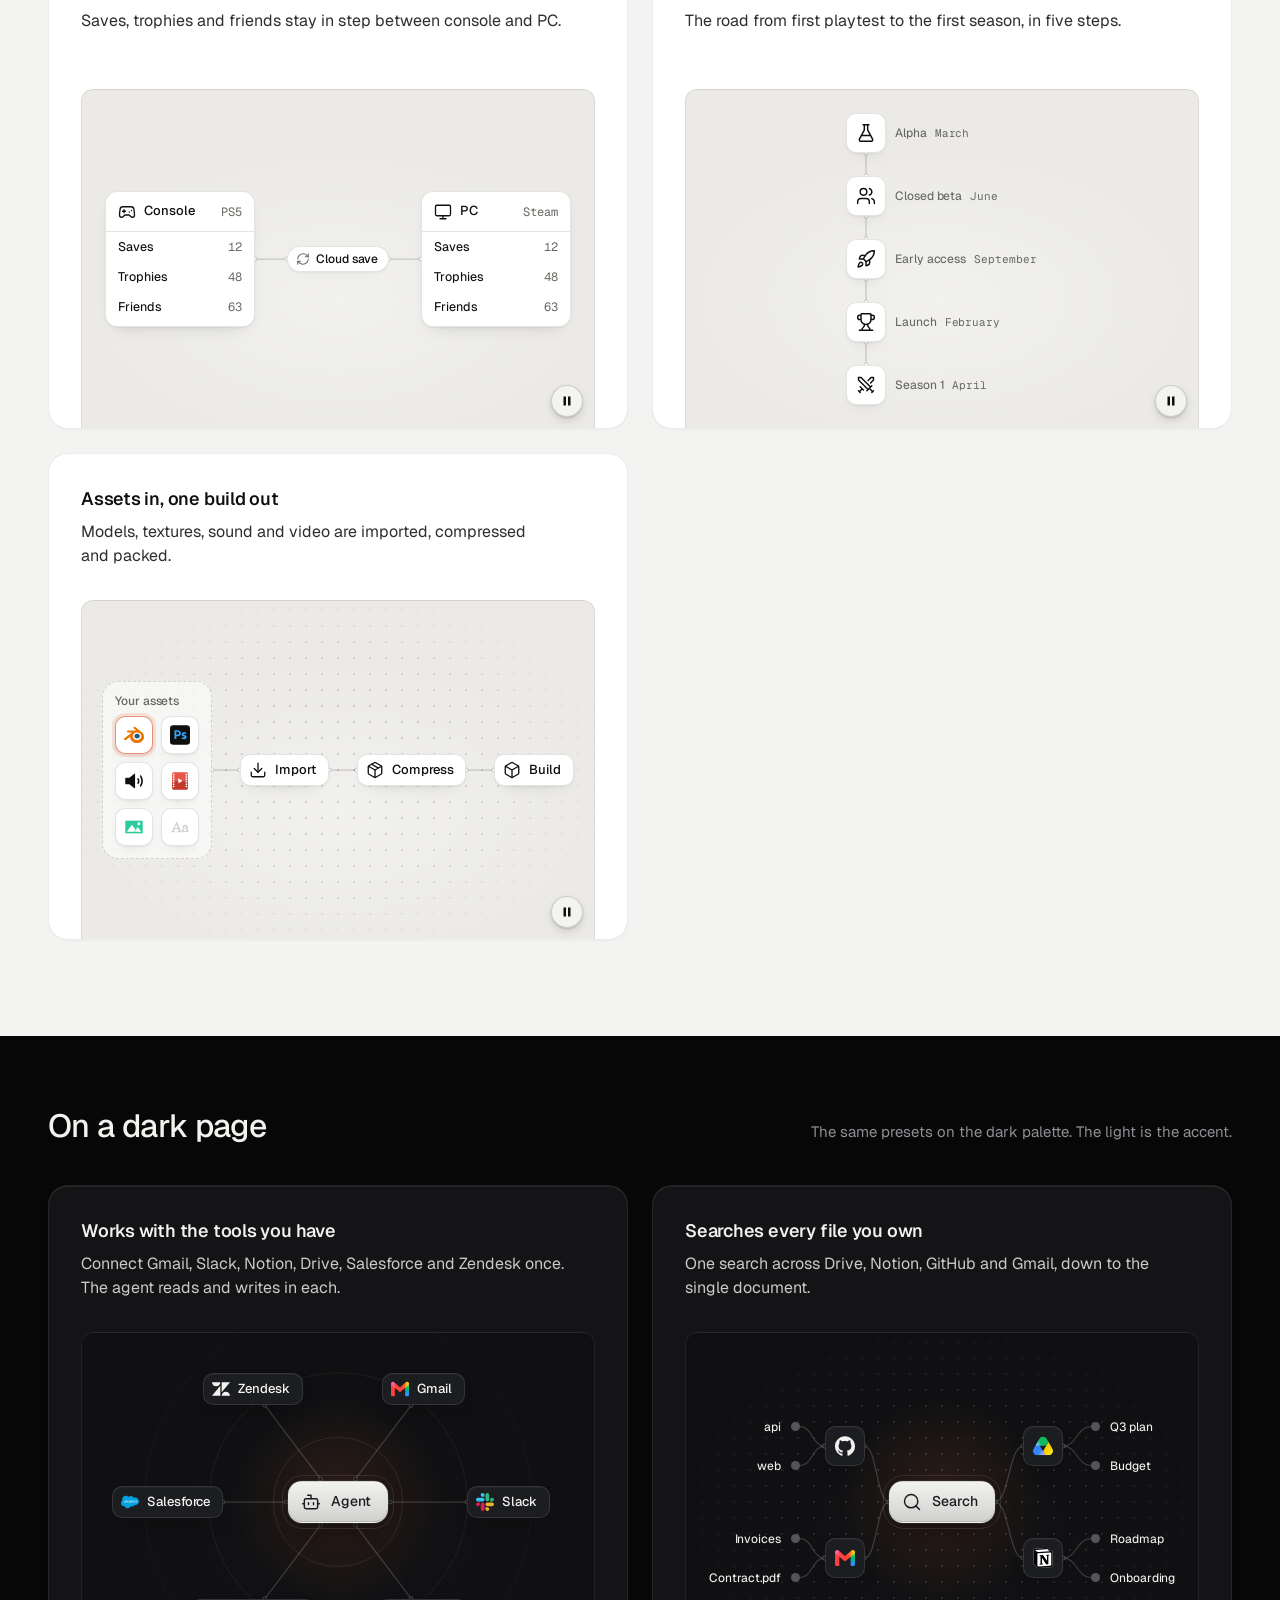
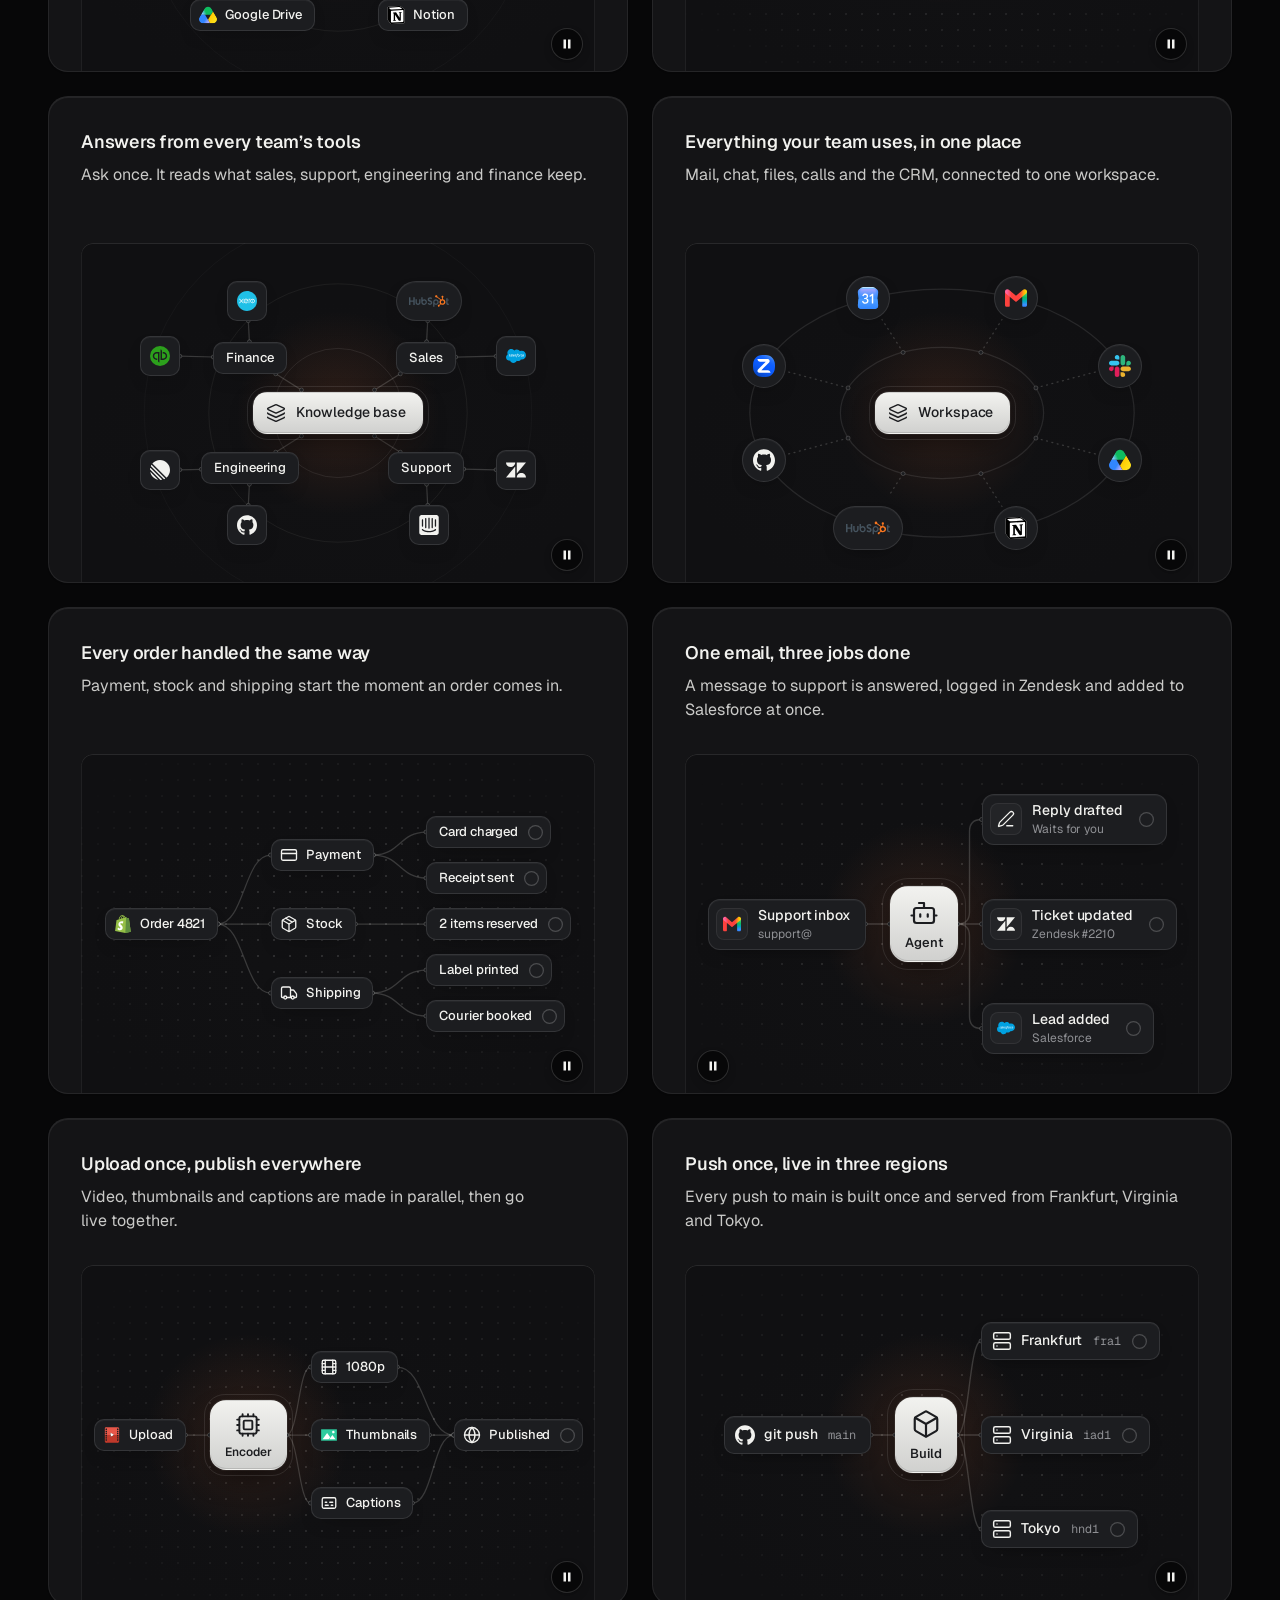
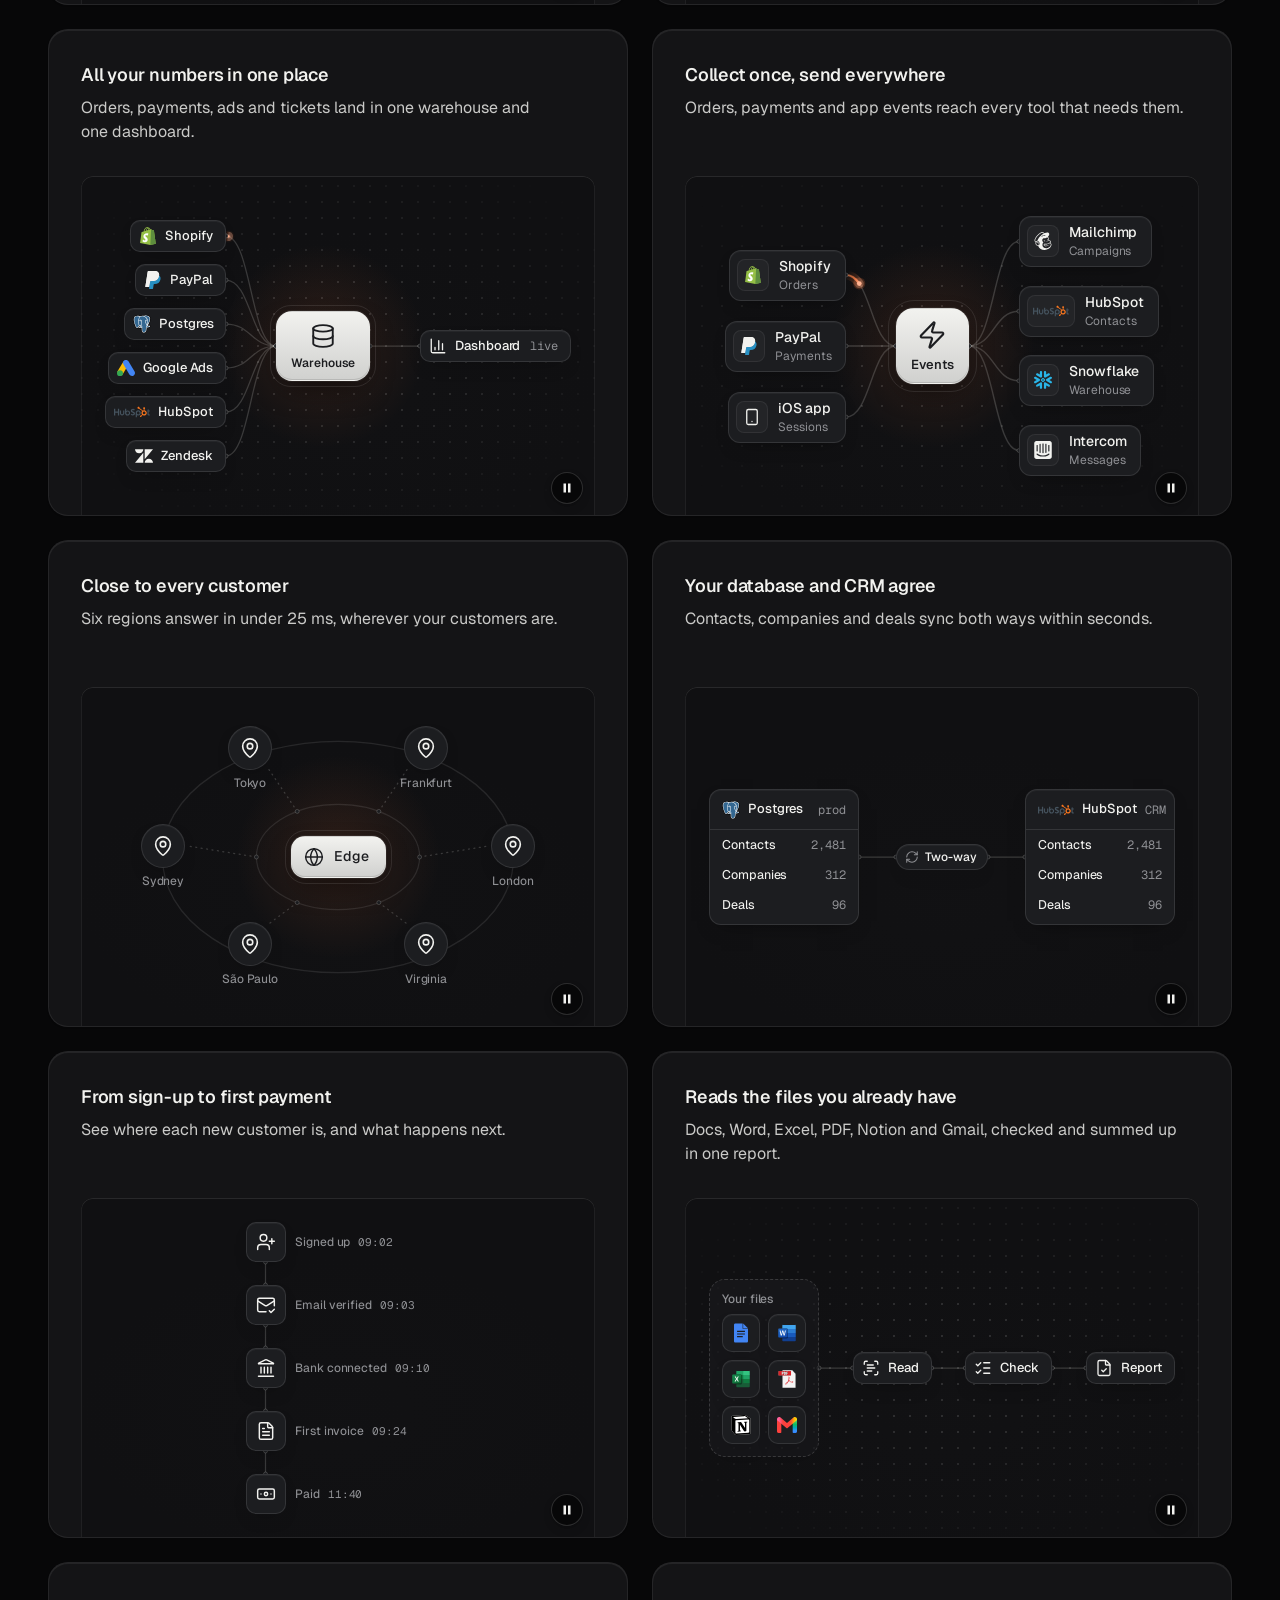
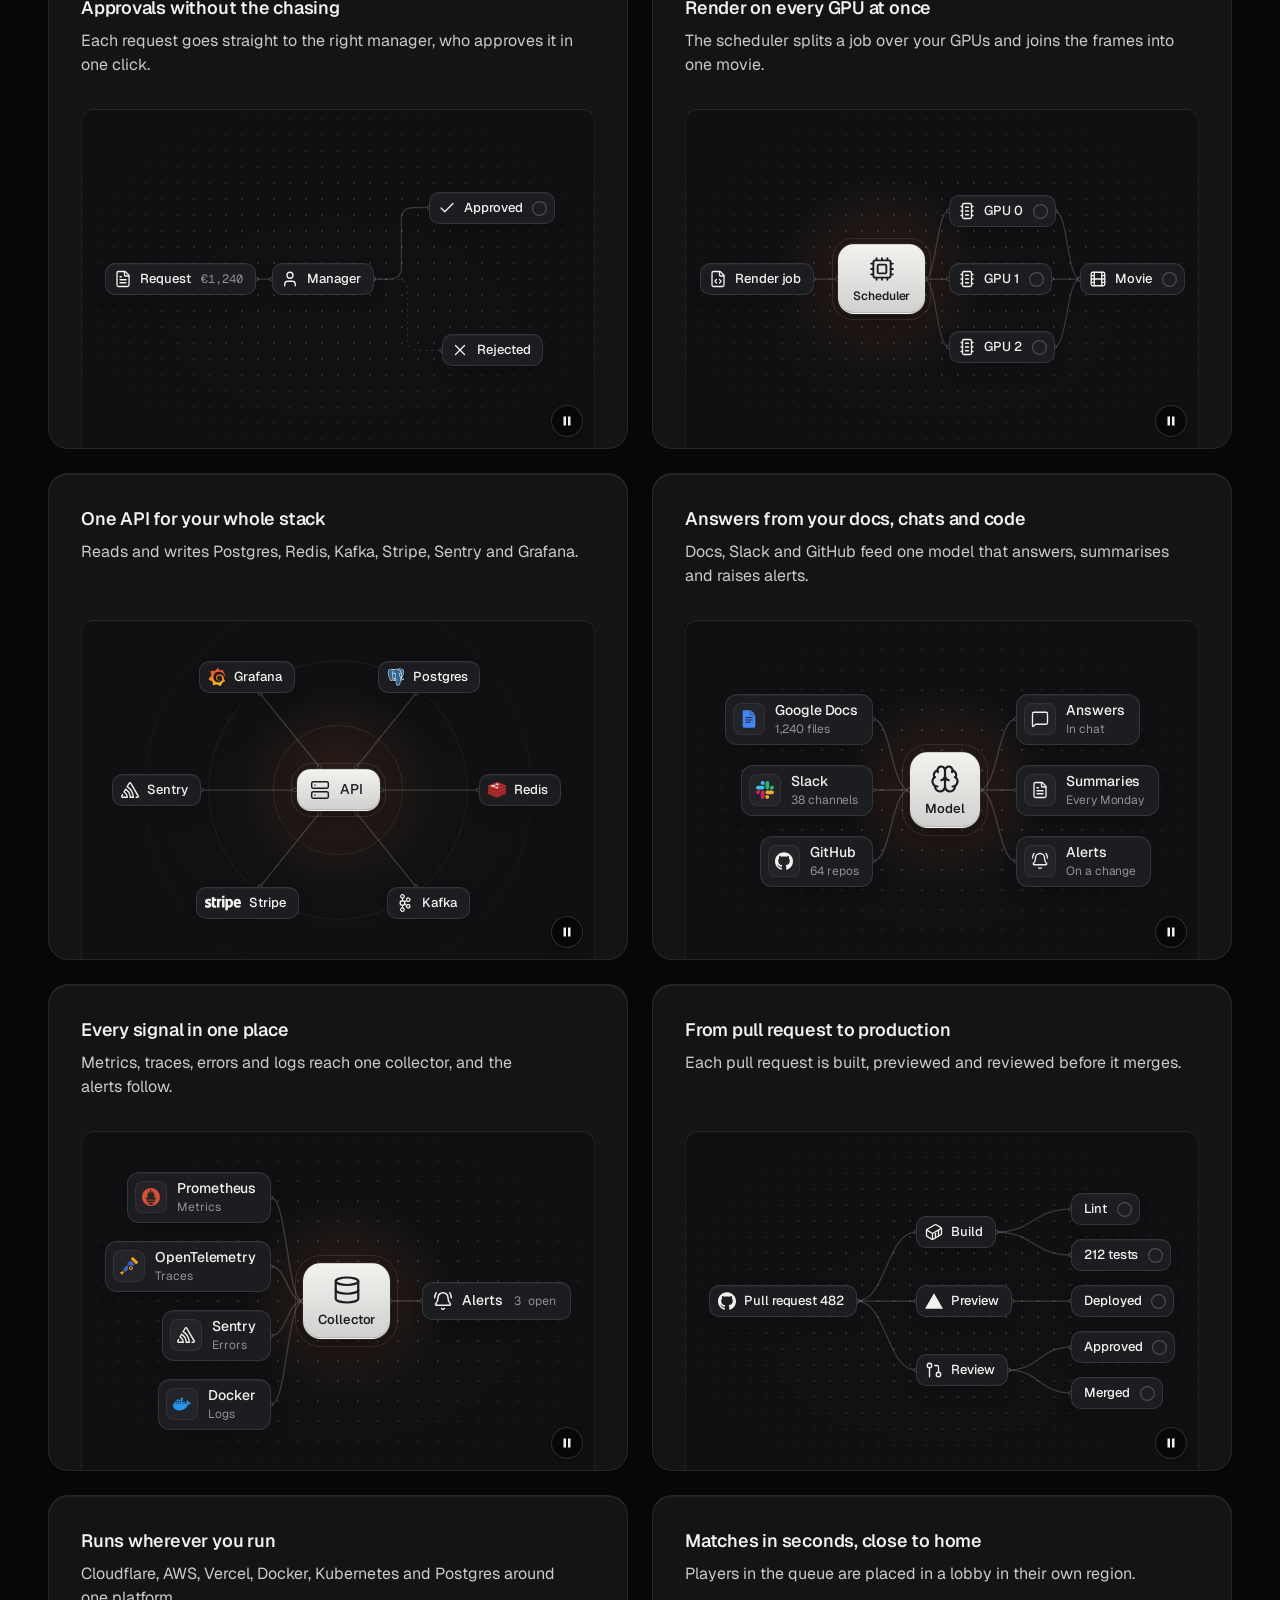
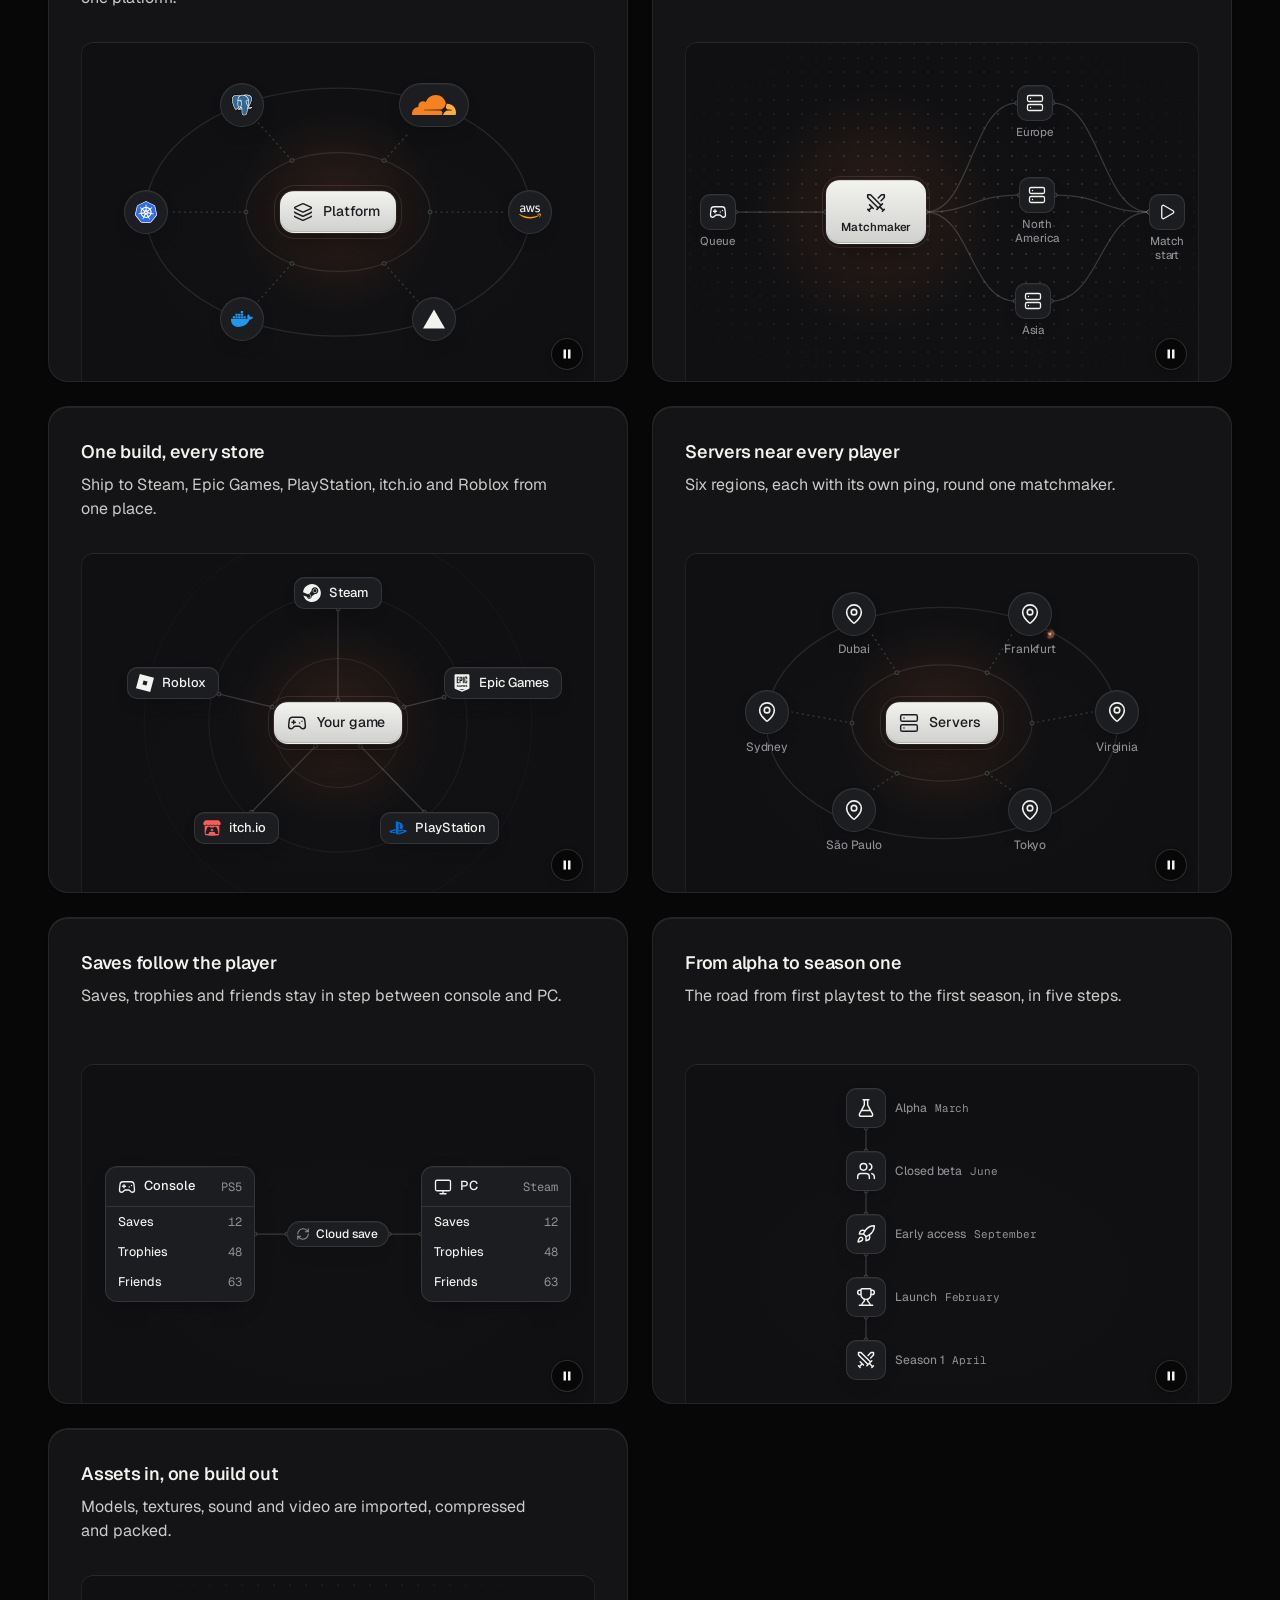
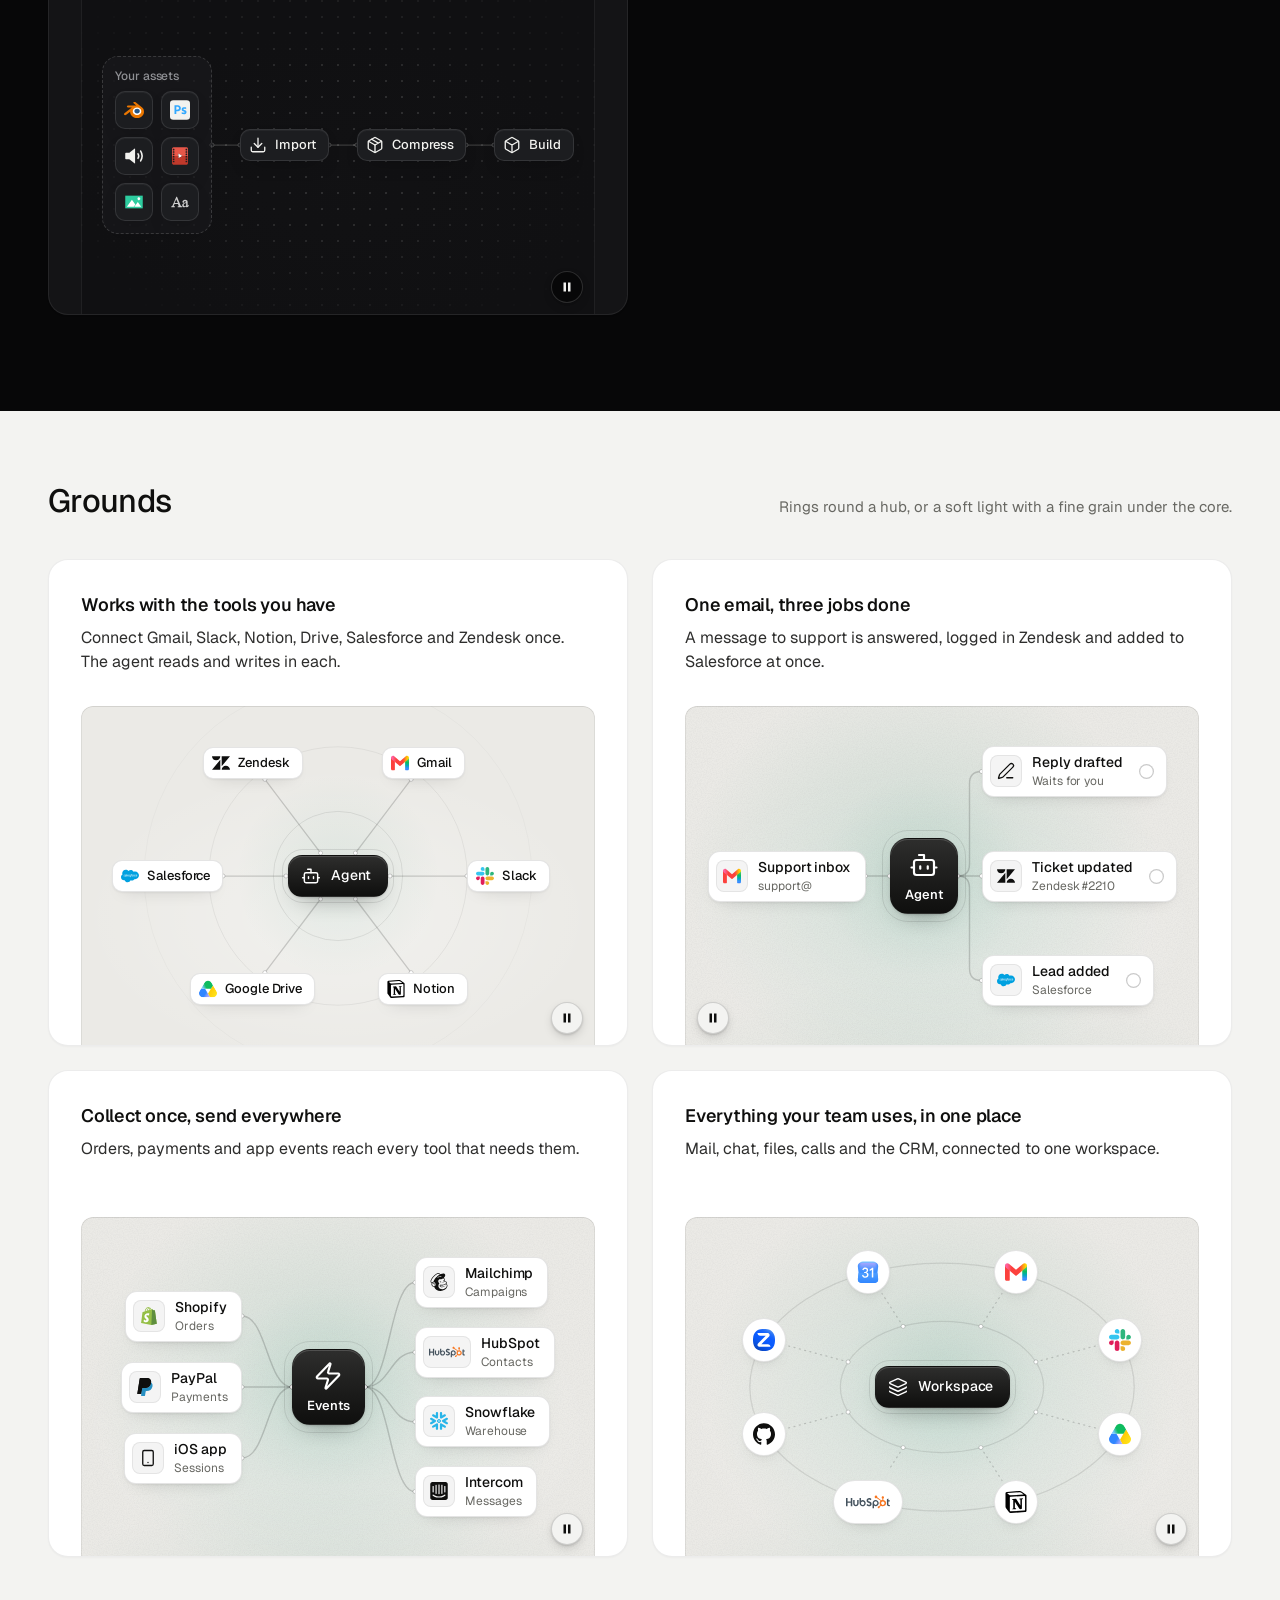
<file: .claude/skills/design-taste-frontend/assets/diagrams/demo.html>
<!doctype html>
<html lang="en">
<head>
<meta charset="utf-8">
<meta name="viewport" content="width=device-width, initial-scale=1">
<title>Diagrams</title>
<link rel="preconnect" href="https://fonts.googleapis.com">
<link rel="preconnect" href="https://fonts.gstatic.com" crossorigin>
<link href="https://fonts.googleapis.com/css2?family=Geist:wght@300..700&family=Geist+Mono:wght@400;500&display=swap" rel="stylesheet">
<link rel="stylesheet" href="../ui/cards.css">
<link rel="stylesheet" href="diagram.css">
<style>
  /* two page palettes (the same as assets/ui/cards.html); every colour of the cards and the diagrams
     comes from these */
  :root {
    --font-text: "Geist", system-ui, sans-serif;
    --font-display: "Geist", system-ui, sans-serif;
    --font-mono: "Geist Mono", ui-monospace, monospace;
  }
  [data-theme="light"] {
    --bg: #f3f3f1; --card: #ffffff; --ink: #0f0f0e; --muted: #686863; --accent: #e5531c; --accent-ink: #ffffff; --frag: #ffffff; --ground-bg: #ebeae6; --ground-accent: #dcd9d0;
  }
  [data-theme="light"][data-accent="blue"] { --accent: #2456e8; }
  [data-theme="light"][data-accent="green"] { --accent: #16825d; }
  [data-theme="dark"] {
    --bg: #070708; --card: #141416; --ink: #f2f2ef; --muted: #8f9094; --accent: #ff7a3c; --accent-ink: #120c08; --frag: #1c1d20; --ground-bg: #101012; --ground-accent: #232326;
  }
  [data-theme="dark"][data-accent="white"] { --accent: #f2f2ef; --accent-ink: #0b0b0c; }
  [data-theme="dark"][data-accent="green"] { --accent: #3ccf8e; --accent-ink: #06130d; }
  * { box-sizing: border-box; }
  html, body { margin: 0; }
  body { font-family: var(--font-text); background: #f3f3f1; color: #0f0f0e; -webkit-font-smoothing: antialiased; }
  .set { background: var(--bg); color: var(--ink); padding: 72px 0 96px; }
  .wrap { max-width: 1232px; margin: 0 auto; padding: 0 24px; }
  .head { display: flex; align-items: baseline; justify-content: space-between; gap: 24px; margin-bottom: 40px; }
  .head h2 { margin: 0; font: 500 32px/1.15 var(--font-display); letter-spacing: -0.02em; }
  .head p { margin: 0; color: var(--muted); font-size: 15px; max-width: 46ch; }
  .grid { display: grid; grid-template-columns: repeat(2, minmax(0, 1fr)); gap: 24px; }
  .grid--one { grid-template-columns: minmax(0, 1fr); }
  /* the panel heights of the brief: a card panel about 340 high, a section panel 560 */
  .card > .panel { --p-h: 340px; }
  .card--wide > .panel { --p-h: 560px; }
  .item { display: flex; flex-direction: column; gap: 10px; min-width: 0; }
  .item > .card { flex: 1; }
  .item > code { font: 400 12px/1 var(--font-mono); color: var(--muted); padding-left: 4px; }
  .top { background: #f3f3f1; border-bottom: 1px solid rgb(0 0 0 / .07); }
  .top .wrap { display: flex; align-items: center; gap: 16px; height: 60px; font-size: 14px; }
  .top b { font-weight: 560; }
  .top span { color: #686863; }
  /* a held moment (?dg=rest or mid) shows its end state at once, for screenshots */
  .dg-hold .dg *, .dg-hold .dg *::before, .dg-hold .dg *::after { transition: none !important; animation: none !important; }
  @media (max-width: 1023px) { .grid { grid-template-columns: minmax(0, 1fr); } }
  @media (max-width: 639px) {
    .set { padding: 48px 0 64px; }
    .wrap { padding: 0 16px; }
    .head { flex-direction: column; gap: 8px; margin-bottom: 28px; }
    .head h2 { font-size: 26px; }
    .card > .panel { --p-h: 300px; }
    .card--wide > .panel { --p-h: 420px; }
  }
</style>
</head>
<body data-icon-base="../icons/demo/">
<!-- icons load from ../icons/demo/ (every curated icon, written by scripts/icons.mjs fetch --all). A real page loads them from assets/icons/, filled once with:
     node scripts/icons.mjs scan index.html --out assets/icons -->
<header class="top"><div class="wrap"><b>Diagrams</b><span>diagram.js with presets.json: node-and-line visuals for a card or a section. <a href="lab.html">Open the builder</a></span></div></header>
<main id="sets"></main>

<script type="module">
  import dg from './diagram.js';

  // plain card copy for the demo only (a page writes its own)
  const COPY = {
    'hub-tools': ['Works with the tools you have', 'Connect Gmail, Slack, Notion, Drive, Salesforce and Zendesk once. The agent reads and writes in each.'],
    'hub-branches': ['Searches every file you own', 'One search across Drive, Notion, GitHub and Gmail, down to the single document.'],
    'hub-web': ['Answers from every team’s tools', 'Ask once. It reads what sales, support, engineering and finance keep.'],
    'ring-apps': ['Everything your team uses, in one place', 'Mail, chat, files, calls and the CRM, connected to one workspace.'],
    'tree-orders': ['Every order handled the same way', 'Payment, stock and shipping start the moment an order comes in.'],
    'lanes-agent': ['One email, three jobs done', 'A message to support is answered, logged in Zendesk and added to Salesforce at once.'],
    'lanes-media': ['Upload once, publish everywhere', 'Video, thumbnails and captions are made in parallel, then go live together.'],
    'lanes-deploy': ['Push once, live in three regions', 'Every push to main is built once and served from Frankfurt, Virginia and Tokyo.'],
    'fanin-warehouse': ['All your numbers in one place', 'Orders, payments, ads and tickets land in one warehouse and one dashboard.'],
    'bowtie-events': ['Collect once, send everywhere', 'Orders, payments and app events reach every tool that needs them.'],
    'ring-regions': ['Close to every customer', 'Six regions answer in under 25 ms, wherever your customers are.'],
    'sync-crm': ['Your database and CRM agree', 'Contacts, companies and deals sync both ways within seconds.'],
    'timeline-onboarding': ['From sign-up to first payment', 'See where each new customer is, and what happens next.'],
    'grid-documents': ['Reads the files you already have', 'Docs, Word, Excel, PDF, Notion and Gmail, checked and summed up in one report.'],
    'free-approval': ['Approvals without the chasing', 'Each request goes straight to the right manager, who approves it in one click.'],
    'lanes-render': ['Render on every GPU at once', 'The scheduler splits a job over your GPUs and joins the frames into one movie.'],
    'hub-stack': ['One API for your whole stack', 'Reads and writes Postgres, Redis, Kafka, Stripe, Sentry and Grafana.'],
    'bowtie-model': ['Answers from your docs, chats and code', 'Docs, Slack and GitHub feed one model that answers, summarises and raises alerts.'],
    'fanin-telemetry': ['Every signal in one place', 'Metrics, traces, errors and logs reach one collector, and the alerts follow.'],
    'tree-release': ['From pull request to production', 'Each pull request is built, previewed and reviewed before it merges.'],
    'ring-edge': ['Runs wherever you run', 'Cloudflare, AWS, Vercel, Docker, Kubernetes and Postgres around one platform.'],
    'lanes-matchmaking': ['Matches in seconds, close to home', 'Players in the queue are placed in a lobby in their own region.'],
    'hub-stores': ['One build, every store', 'Ship to Steam, Epic Games, PlayStation, itch.io and Roblox from one place.'],
    'ring-servers': ['Servers near every player', 'Six regions, each with its own ping, round one matchmaker.'],
    'sync-saves': ['Saves follow the player', 'Saves, trophies and friends stay in step between console and PC.'],
    'timeline-season': ['From alpha to season one', 'The road from first playtest to the first season, in five steps.'],
    'grid-assets': ['Assets in, one build out', 'Models, textures, sound and video are imported, compressed and packed.'],
  };
  const q = new URLSearchParams(location.search);
  const only = q.get('ids') ? q.get('ids').split(',') : null;
  const themes = q.get('theme') ? q.get('theme').split(',') : ['light', 'dark'];
  const type = q.get('type');                // software | tech | gaming | product | service
  const show = q.get('show') || 'all';      // all | cards | grounds | sections
  const groundAll = q.get('ground');         // ?ground=glow tries one ground on every card

  const presets = await dg.presets();
  const ids = Object.keys(presets).filter(id => (!only || only.includes(id)) && (!type || (presets[id].types || []).includes(type)));
  const root = document.getElementById('sets');

  const card = (id, cls = '', opts = null) => {
    const [t, p] = COPY[id] || [id, ''];
    const wrap = document.createElement('div');
    wrap.className = 'item';
    const a = document.createElement('article');
    a.className = 'card card--row ' + cls;
    a.innerHTML = `<h3></h3><p></p><div class="panel"><div class="dg" data-diagram="${id}"></div></div>`;
    a.querySelector('h3').textContent = t;
    a.querySelector('p').textContent = p;
    const o = { ...(opts || {}), ...(groundAll ? { ground: groundAll } : {}) };
    if (Object.keys(o).length) a.querySelector('.dg').dataset.diagramOpts = JSON.stringify(o);
    a.dataset.preset = id;
    wrap.append(a);
    if (q.get('labels')) { const code = document.createElement('code'); code.textContent = id + (o.ground ? ` · ground ${o.ground}` : ''); wrap.append(code); }
    return wrap;
  };
  const set = (theme, title, text, list, wideCards, accent) => {
    const sec = document.createElement('section');
    sec.className = 'set';
    sec.dataset.theme = theme;
    if (accent) sec.dataset.accent = accent;
    sec.innerHTML = `<div class="wrap"><div class="head"><h2></h2><p></p></div><div class="grid${wideCards ? ' grid--one' : ''}"></div></div>`;
    sec.querySelector('h2').textContent = title;
    sec.querySelector('.head p').textContent = text;
    const grid = sec.querySelector('.grid');
    list.forEach(x => { const [id, o] = Array.isArray(x) ? x : [x, null]; if (presets[id]) grid.appendChild(card(id, wideCards ? 'card--wide' : '', o)); });
    root.appendChild(sec);
  };
  if (show === 'all' || show === 'cards') {
    if (themes.includes('light')) set('light', 'In a card', 'Every preset in a feature card, its panel about 540 by 340.', ids);
    if (themes.includes('dark')) set('dark', 'On a dark page', 'The same presets on the dark palette. The light is the accent.', ids);
  }
  if (show === 'all' || show === 'grounds') {
    const g = [['hub-tools', { ground: 'rings' }], ['lanes-agent', { ground: 'glow' }], ['bowtie-events', { ground: 'glow dots' }], ['ring-apps', { ground: 'glow' }]]
      .filter(([id]) => !only || only.includes(id));
    if (themes.includes('light')) set('light', 'Grounds', 'Rings round a hub, or a soft light with a fine grain under the core.', g, false, 'green');
    if (themes.includes('dark')) set('dark', 'Grounds, dark', 'The same grounds on the dark palette.', g, false, 'green');
  }
  if (show === 'all' || show === 'sections') {
    const wl = ['lanes-agent', 'bowtie-events'].filter(id => !only || only.includes(id));
    const wd = ['hub-branches', 'sync-crm'].filter(id => !only || only.includes(id));
    if (themes.includes('light')) set('light', 'In a section', 'The same specs at section size, about 1170 by 560. Nodes with a line become cards.', wl, true, 'blue');
    if (themes.includes('dark')) set('dark', 'Section, dark', 'A white light on the dark palette.', wd, true, 'white');
  }

  const all = await dg.auto(document);
  window.__dg = all;
  await document.fonts.ready;
  await dg.ready();
  // ?dg=rest holds every diagram at rest, ?dg=mid at its busiest moment (screenshots)
  const hold = q.get('dg');
  if (hold) { document.documentElement.classList.add('dg-hold'); all.forEach(d => d.seek(hold === 'rest' ? d.T - 0.05 : d.stillT)); }
  requestAnimationFrame(() => { document.documentElement.dataset.ready = '1'; });
</script>
</body>
</html>
</file>
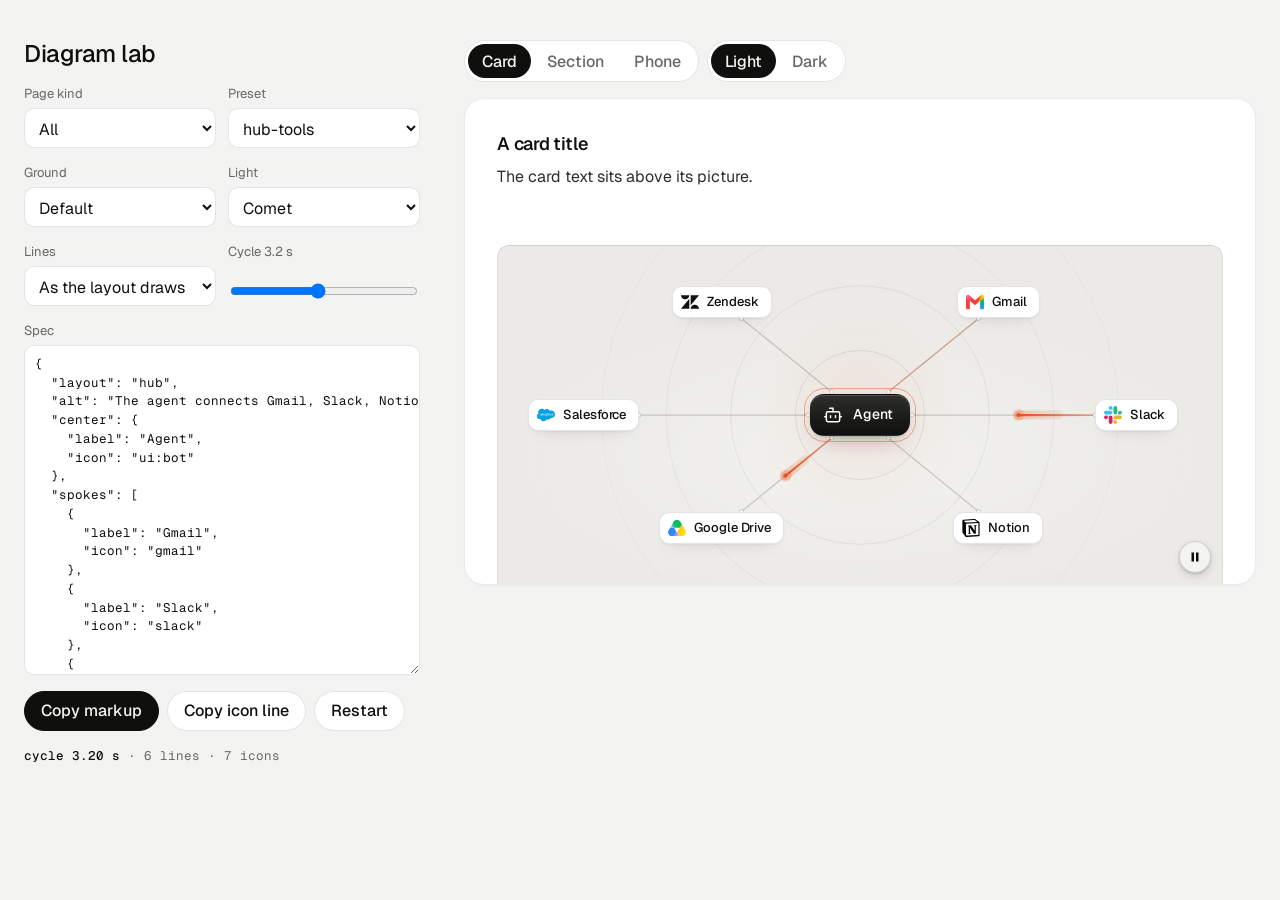
<file: .claude/skills/design-taste-frontend/assets/diagrams/lab.html>
<!doctype html>
<html lang="en">
<head>
<meta charset="utf-8">
<meta name="viewport" content="width=device-width, initial-scale=1">
<title>Diagram lab</title>
<link rel="preconnect" href="https://fonts.googleapis.com">
<link rel="preconnect" href="https://fonts.gstatic.com" crossorigin>
<link href="https://fonts.googleapis.com/css2?family=Geist:wght@300..700&family=Geist+Mono:wght@400;500&display=swap" rel="stylesheet">
<link rel="stylesheet" href="../ui/cards.css">
<link rel="stylesheet" href="diagram.css">
<style>
  /* The builder: pick a preset, change the JSON or the controls, see the card at once, copy the markup. Not part of a page. */
  :root { --font-text: "Geist", system-ui, sans-serif; --font-display: "Geist", system-ui, sans-serif; --font-mono: "Geist Mono", ui-monospace, monospace; }
  [data-theme="light"] { --bg: #f3f3f1; --card: #ffffff; --ink: #0f0f0e; --muted: #686863; --accent: #e5531c; --accent-ink: #ffffff; --frag: #ffffff; --ground-bg: #ebeae6; --ground-accent: #dcd9d0; --line: rgb(0 0 0 / .1); --field: #ffffff; }
  [data-theme="light"][data-accent="blue"] { --accent: #2456e8; }
  [data-theme="light"][data-accent="green"] { --accent: #16825d; }
  [data-theme="dark"] { --bg: #070708; --card: #141416; --ink: #f2f2ef; --muted: #8f9094; --accent: #ff7a3c; --accent-ink: #120c08; --frag: #1c1d20; --ground-bg: #101012; --ground-accent: #232326; --line: rgb(255 255 255 / .12); --field: #101012; }
  [data-theme="dark"][data-accent="white"] { --accent: #f2f2ef; --accent-ink: #0b0b0c; }
  [data-theme="dark"][data-accent="green"] { --accent: #3ccf8e; --accent-ink: #06130d; }
  * { box-sizing: border-box; }
  html, body { margin: 0; }
  body { font-family: var(--font-text); background: var(--bg); color: var(--ink); -webkit-font-smoothing: antialiased; min-height: 100vh; }
  .lab { display: grid; gap: 32px; max-width: 1440px; margin: 0 auto; padding: 32px 24px 64px; }
  .side { display: grid; gap: 16px; align-content: start; min-width: 0; }
  .side h1 { margin: 0; font: 500 24px/1.2 var(--font-display); letter-spacing: -0.02em; }
  .row { display: grid; gap: 6px; }
  .row > label, .row > .lbl { font-size: 13px; color: var(--muted); }
  .two { display: grid; grid-template-columns: 1fr 1fr; gap: 12px; }
  select, textarea, button, input[type=range] { font: inherit; color: inherit; }
  select, textarea { width: 100%; background: var(--field); border: 1px solid var(--line); border-radius: 10px; padding: 9px 10px; }
  select { height: 40px; }
  textarea { min-height: 360px; resize: vertical; font: 400 12.5px/1.5 var(--font-mono); white-space: pre; tab-size: 2; }
  textarea.is-bad { border-color: #c4321c; }
  .btns { display: flex; flex-wrap: wrap; gap: 8px; }
  button.b { height: 40px; padding: 0 16px; border-radius: 999px; border: 1px solid var(--line); background: var(--card); cursor: pointer; font-weight: 500; }
  button.b:hover { border-color: var(--ink); }
  button.b--main { background: var(--ink); color: var(--bg); border-color: var(--ink); }
  .out { font: 400 12.5px/1.5 var(--font-mono); color: var(--muted); overflow-wrap: anywhere; min-height: 1.5em; }
  .out b { color: var(--ink); font-weight: 500; }
  .out .bad { color: #c4321c; }
  .lb-stage { min-width: 0; display: grid; align-content: start; gap: 16px; }
  .lb-stage .card > .panel { --p-h: 340px; }
  .lb-stage .card--wide > .panel { --p-h: 560px; }
  .lb-stage .card--phone { max-width: 390px; }
  .lb-stage .card--phone > .panel { --p-h: 300px; }
  .seg { display: inline-flex; border: 1px solid var(--line); border-radius: 999px; padding: 3px; gap: 2px; background: var(--card); width: fit-content; }
  .seg button { height: 34px; padding: 0 14px; border: 0; background: none; border-radius: 999px; cursor: pointer; font-weight: 500; color: var(--muted); }
  .seg button[aria-pressed="true"] { background: var(--ink); color: var(--bg); }
  @media (min-width: 1024px) { .lab { grid-template-columns: 400px minmax(0, 1fr); gap: 40px; padding-top: 40px; } textarea { min-height: 330px; } .side { position: sticky; top: 24px; max-height: calc(100vh - 48px); overflow: auto; padding-right: 4px; } }
  @media (max-width: 639px) { .lab { padding: 24px 16px 48px; } }
</style>
</head>
<body data-theme="light" data-icon-base="../icons/demo/">
<div class="lab">
  <aside class="side">
    <h1>Diagram lab</h1>
    <div class="two">
      <div class="row"><label for="type">Page kind</label><select id="type"><option value="">All</option><option>software</option><option>tech</option><option>gaming</option><option>product</option><option>service</option></select></div>
      <div class="row"><label for="preset">Preset</label><select id="preset"></select></div>
    </div>
    <div class="two">
      <div class="row"><label for="ground">Ground</label><select id="ground"><option value="">Default</option><option>dots</option><option>rings</option><option>grid</option><option>glow</option><option>glow dots</option><option>glow rings</option><option>none</option></select></div>
      <div class="row"><label for="pulse">Light</label><select id="pulse"><option value="">Comet</option><option>dot</option><option>none</option></select></div>
    </div>
    <div class="two">
      <div class="row"><label for="curve">Lines</label><select id="curve"><option value="">As the layout draws them</option><option>curve</option><option>elbow</option><option>swirl</option></select></div>
      <div class="row"><label for="cycle">Cycle <span id="cycleV">3.2 s</span></label><input id="cycle" type="range" min="2.5" max="4" step="0.1" value="3.2"></div>
    </div>
    <div class="row"><label for="json">Spec</label><textarea id="json" spellcheck="false"></textarea></div>
    <div class="btns">
      <button class="b b--main" id="copy" type="button">Copy markup</button>
      <button class="b" id="copyIcons" type="button">Copy icon line</button>
      <button class="b" id="restart" type="button">Restart</button>
    </div>
    <div class="out" id="info"></div>
  </aside>
  <main class="lb-stage">
    <div class="btns">
      <div class="seg" id="size" role="group" aria-label="Size"><button type="button" data-v="card" aria-pressed="true">Card</button><button type="button" data-v="section" aria-pressed="false">Section</button><button type="button" data-v="phone" aria-pressed="false">Phone</button></div>
      <div class="seg" id="theme" role="group" aria-label="Palette"><button type="button" data-v="light" aria-pressed="true">Light</button><button type="button" data-v="dark" aria-pressed="false">Dark</button></div>
    </div>
    <article class="card card--row" id="card"><h3 id="ct"></h3><p id="cp"></p><div class="panel"><div class="dg" id="dg"></div></div></article>
  </main>
</div>
<script type="module">
  import dg from './diagram.js';
  const $ = id => document.getElementById(id);
  const presets = await dg.presets();
  const base = new URL('../icons/demo/', location.href).href;
  const q = new URLSearchParams(location.search);
  let spec = null, d = null, size = 'card';

  const names = type => Object.keys(presets).filter(k => !type || (presets[k].types || []).includes(type));
  const fillPresets = () => { $('preset').innerHTML = names($('type').value).map(k => `<option>${k}</option>`).join(''); };
  const load = id => { spec = JSON.parse(JSON.stringify(presets[id])); delete spec.types; $('json').value = JSON.stringify(spec, null, 2); sync(); };
  const first = n => (spec.center || spec.core || spec.input || spec.root || spec.left || {}).label || n;

  function iconIds(o, out = new Set()) {
    if (Array.isArray(o)) o.forEach(x => iconIds(x, out));
    else if (o && typeof o === 'object') for (const k in o) { if (k === 'icon' && typeof o[k] === 'string' && !/^text:|[/.]/.test(o[k])) out.add(o[k]); else iconIds(o[k], out); }
    return out;
  }
  function markup() {
    const j = JSON.stringify(spec);
    return /'/.test(j)
      ? `<div class="panel"><div class="dg" data-diagram><script type="application/json">${j}<\/script></div></div>`
      : `<div class="panel"><div class="dg" data-diagram='${j}'></div></div>`;
  }
  function paint() {
    const card = $('card');
    card.classList.toggle('card--wide', size === 'section');
    card.classList.toggle('card--phone', size === 'phone');
    const s = JSON.parse(JSON.stringify(spec));
    if (size === 'section') s.size = 'section';
    $('ct').textContent = 'A card title';
    $('cp').textContent = 'The card text sits above its picture.';
    const el = $('dg');
    d = dg.mount(el, s, { iconBase: base });
    const ids = [...iconIds(spec)];
    setTimeout(() => {
      $('info').innerHTML = `<b>cycle ${d.T ? d.T.toFixed(2) : '-'} s</b> · ${d.E ? d.E.filter(e => e.lit).length : 0} lines · ${ids.length} icons`;
    }, 400);
  }
  function sync() {
    try { spec = JSON.parse($('json').value); $('json').classList.remove('is-bad'); } catch (e) { $('json').classList.add('is-bad'); $('info').innerHTML = `<span class="bad">${e.message}</span>`; return; }
    paint();
  }
  // a control writes into the spec and the textarea
  function setField(path, v) {
    try { spec = JSON.parse($('json').value); } catch { return; }
    const [a, b] = path.split('.');
    if (b) { spec[a] = spec[a] || {}; if (v === '' || v == null) delete spec[a][b]; else spec[a][b] = v; if (!Object.keys(spec[a]).length) delete spec[a]; }
    else if (v === '' || v == null) delete spec[a]; else spec[a] = v;
    $('json').value = JSON.stringify(spec, null, 2);
    sync();
  }
  $('type').onchange = () => { fillPresets(); load($('preset').value); };
  $('preset').onchange = () => { $('ground').value = $('pulse').value = $('curve').value = ''; $('cycle').value = 3.2; $('cycleV').textContent = '3.2 s'; load($('preset').value); };
  $('ground').onchange = () => setField('ground', $('ground').value);
  $('pulse').onchange = () => setField('motion.pulse', $('pulse').value);
  $('curve').onchange = () => setField('curve', $('curve').value);
  $('cycle').oninput = () => { $('cycleV').textContent = (+$('cycle').value).toFixed(1) + ' s'; setField('motion.cycle', +$('cycle').value === 3.2 ? '' : +$('cycle').value); };
  let t0; $('json').oninput = () => { clearTimeout(t0); t0 = setTimeout(sync, 350); };
  $('restart').onclick = () => d && d.restart && d.restart();
  const copy = async (text, btn, label) => { try { await navigator.clipboard.writeText(text); btn.textContent = 'Copied'; } catch { btn.textContent = 'Copy failed'; } setTimeout(() => (btn.textContent = label), 1400); };
  $('copy').onclick = () => copy(markup(), $('copy'), 'Copy markup');
  $('copyIcons').onclick = () => copy(`node <skill>/scripts/icons.mjs fetch ${[...iconIds(spec)].join(' ')} --out assets/icons`, $('copyIcons'), 'Copy icon line');
  for (const [id, key] of [['size', 'size'], ['theme', 'theme']]) {
    $(id).onclick = ev => {
      const b = ev.target.closest('button'); if (!b) return;
      [...$(id).children].forEach(x => x.setAttribute('aria-pressed', String(x === b)));
      if (key === 'size') { size = b.dataset.v; paint(); } else document.body.dataset.theme = b.dataset.v;
    };
  }
  if (q.get('type')) $('type').value = q.get('type');
  fillPresets();
  if (q.get('preset') && presets[q.get('preset')]) $('preset').value = q.get('preset');
  if (q.get('theme') === 'dark') { document.body.dataset.theme = 'dark'; $('theme').children[1].click(); }
  load($('preset').value);
  window.__lab = { get d() { return d; } };
</script>
</body>
</html>
</file>
<file: styles.css>
@import url('https://fonts.googleapis.com/css2?family=DM+Sans:wght@400;500;600;700&family=Manrope:wght@400;500;600;700;800&display=swap');
:root{font-family:'DM Sans',sans-serif;color:#242722;background:#f8f8f5;font-synthesis:none}*{box-sizing:border-box}body{margin:0}button,input,textarea,select{font:inherit}button{cursor:pointer}button:disabled{opacity:.5;cursor:wait}.layout{display:flex;min-height:100vh}.sidebar{width:252px;background:#f1f2ec;border-right:1px solid #e5e8df;display:flex;flex-direction:column;flex-shrink:0;padding:31px 17px}.brand{font-family:Manrope,sans-serif;font-size:25px;font-weight:800;letter-spacing:-1.5px;display:flex;align-items:center;gap:8px;padding:0 15px}.brand-mark{display:inline-grid;place-items:center;background:#d5e69a;color:#344321;width:29px;height:29px;border-radius:9px;font-size:24px;line-height:1}.brand-dot{color:#8fa85c}.workspace-label{font-size:10px;font-weight:800;letter-spacing:1.7px;color:#969f8e;margin:53px 18px 17px}.sidebar nav{display:grid;gap:5px}.nav-item{border:0;background:transparent;border-radius:10px;color:#697164;text-align:left;padding:12px 14px;font-size:13px;font-weight:700;display:flex;align-items:center;gap:14px}.nav-item:hover,.nav-item.active{background:#e0e8ce;color:#263824}.nav-icon{width:19px;font-size:17px;text-align:center}.sidebar-bottom{margin-top:auto;padding:20px 12px 4px;border-top:1px solid #dce1d5}.cloud-status{font-size:11px;color:#697164;margin-bottom:16px}.status-dot{display:inline-block;width:7px;height:7px;background:#91b66d;border-radius:50%;margin-right:5px}.text-button{border:0;background:transparent;color:#6d766c;font-size:12px;font-weight:700;padding:0}.main{min-width:0;flex:1}.topbar{height:74px;border-bottom:1px solid #eaede5;display:flex;align-items:center;justify-content:space-between;padding:0 54px;color:#a1a99a;font-size:12px}.avatar{width:29px;height:29px;border-radius:50%;background:#dce7c7;color:#3f5938;display:grid;place-items:center;font-weight:800}.mobile-brand{display:none}.content{max-width:1110px;margin:auto;padding:53px 54px 90px}.page-header{display:flex;align-items:center;justify-content:space-between;gap:20px;margin-bottom:36px}.eyebrow{font-size:10px;font-weight:800;letter-spacing:2px;color:#8ea36a}.page-header h1{font-family:Manrope,sans-serif;font-size:36px;letter-spacing:-1.9px;margin:9px 0 6px;line-height:1.2}.page-header p{color:#8c9388;margin:0;font-size:13px}.primary{border:0;border-radius:9px;background:#354b35;color:white;padding:12px 20px;font-size:12px;font-weight:800;white-space:nowrap}.primary:hover{background:#243a26}.secondary{border:1px solid #dbe1d6;border-radius:9px;background:white;color:#42513d;padding:12px 20px;font-size:12px;font-weight:800}.hero{min-height:238px;background:#e5edce;border-radius:18px;display:flex;align-items:center;justify-content:space-between;padding:32px 45px;overflow:hidden}.hero-kicker{font-size:10px;letter-spacing:1.5px;font-weight:800;color:#70864f}.hero h2{font-family:Manrope,sans-serif;font-size:26px;letter-spacing:-1.1px;margin:14px 0 5px}.hero p{font-size:13px;color:#6c795f;margin:0}.hero button{margin-top:25px;border:0;background:#334c32;color:white;border-radius:8px;padding:11px 16px;font-weight:700;font-size:11px}.hero button span{margin-left:22px}.hero-art{font-size:140px;color:#c4d69c;line-height:1;transform:rotate(-18deg);margin-right:40px}.stats{display:grid;grid-template-columns:repeat(3,1fr);gap:17px;margin:22px 0 42px}.stats>div{background:#fff;border:1px solid #e9ece5;border-radius:13px;min-height:118px;padding:20px 22px;display:flex;flex-direction:column}.stats span{font-size:10px;letter-spacing:1.2px;color:#8d9787;font-weight:800}.stats strong{font-family:Manrope,sans-serif;font-size:28px;margin:6px 0 0;line-height:1}.stats small{font-size:11px;color:#a5aca0;margin-top:5px}.section-title{display:flex;align-items:center;justify-content:space-between;margin:0 0 13px}.section-title h2,.report-panel h2{font-family:Manrope,sans-serif;font-size:17px;letter-spacing:-.5px}.section-title button{border:0;background:none;font-size:11px;font-weight:800;color:#6e8c52}.item-card{background:white;border:1px solid #ebeee8;border-radius:11px;padding:17px 17px;display:flex;align-items:flex-start;justify-content:space-between;margin-bottom:9px;gap:10px}.item-main{display:flex;gap:14px;min-width:0}.check{width:19px;height:19px;border:1.5px solid #b9c6ad;background:#fff;border-radius:6px;flex-shrink:0;margin-top:1px;color:white;padding:0;line-height:17px}.check.checked{background:#88a96d;border-color:#88a96d}.item-symbol{font-size:19px;color:#91ad72;line-height:1}.item-title{font-size:13px;font-weight:800}.completed .item-title{text-decoration:line-through;color:#9da69a}.item-body{font-size:12px;color:#8a9287;white-space:pre-wrap;margin-top:5px;max-height:70px;overflow:hidden}.item-meta{display:flex;gap:9px;margin-top:7px;font-size:10px;color:#a1aa9c}.priority{color:#ac795c}.item-actions{display:flex;gap:7px}.item-actions button{border:0;background:transparent;color:#9aa399;font-size:11px;padding:2px}.item-actions button:last-child{font-size:18px;line-height:14px}.empty{border:1px dashed #dce2d7;background:#fbfcf9;border-radius:14px;text-align:center;padding:45px 12px;color:#687564}.empty-icon{font-size:29px;color:#a9bd91;margin-bottom:8px}.empty strong{font-size:13px}.empty p{font-size:11px;color:#9ca599}.list-hint{font-size:10px;letter-spacing:1.3px;font-weight:800;color:#99a393;margin-bottom:13px}.list-hint.lower{margin-top:34px}.focus-panel{background:#e5edce;border-radius:18px;text-align:center;padding:54px 20px;margin-bottom:45px}.timer{font-family:Manrope,sans-serif;font-size:86px;letter-spacing:-6px;font-weight:800;line-height:1.3;color:#30422e}.focus-panel p{color:#788967;font-size:12px;margin:0 0 24px}.timer-actions{display:flex;justify-content:center;gap:9px}.timer-presets{margin-top:25px;display:flex;gap:10px;justify-content:center}.timer-presets button{background:transparent;border:0;color:#7d9565;font-size:11px;font-weight:800}.report-panel{background:white;border:1px solid #e9ece5;border-radius:15px;padding:25px;margin-bottom:35px}.report-panel h2{margin:0 0 5px}.report-panel p,.report-panel small{font-size:12px;color:#899486}.progress{height:8px;border-radius:8px;background:#edf1e7;margin:20px 0 8px;overflow:hidden}.progress span{height:100%;background:#91ad72;display:block;border-radius:8px}.toast{position:fixed;bottom:25px;right:25px;background:#314a33;color:white;border-radius:10px;padding:13px 18px;font-size:12px;opacity:0;pointer-events:none;transform:translateY(15px);transition:.2s}.toast.show{opacity:1;transform:none}.toast.error{background:#a14b43}.setup{max-width:440px;margin:14vh auto;background:#fff;border-radius:18px;padding:40px;box-shadow:0 15px 50px #34452a0c}.setup h1{font-family:Manrope}.setup p{color:#7f897a;line-height:1.6}.setup a{color:#54784c}.auth-wrap{display:grid;grid-template-columns:1fr 1fr;min-height:100vh}.auth-intro{background:#dfe9c7;padding:40px 9%;position:relative;overflow:hidden}.auth-intro .brand{padding:0}.auth-intro h1{font-family:Manrope;font-size:clamp(36px,4vw,60px);letter-spacing:-3px;line-height:1.17;margin:20vh 0 15px}.auth-intro h1 em{font-style:normal;color:#78945c}.auth-intro p{color:#667b59;font-size:14px}.auth-shape{position:absolute;bottom:-100px;right:5%;font-size:400px;color:#cdddab;line-height:1;transform:rotate(20deg)}.auth-side{display:grid;place-items:center;padding:30px}.auth-card{width:min(390px,100%)}.auth-card h2{font-family:Manrope;font-size:28px;letter-spacing:-1px;margin:11px 0 4px}.auth-card p{color:#9aa295;font-size:12px;margin-bottom:32px}.auth-card label,.editor label{display:grid;gap:8px;margin-bottom:17px;font-size:11px;font-weight:800;color:#5d695a}.auth-card input,.editor input,.editor textarea,.editor select{width:100%;border:1px solid #dfe5da;border-radius:9px;padding:12px;background:#fff;outline:none;color:#263328}.auth-card input:focus,.editor input:focus,.editor textarea:focus{border-color:#90aa71}.auth-card .primary{width:100%;display:flex;justify-content:space-between;margin:12px 0 18px}.auth-card .text-button{width:100%;text-align:center}.auth-card #auth-message{margin-top:20px;font-size:12px;color:#a14b43;min-height:16px}.editor{border:0;border-radius:17px;padding:27px;width:min(500px,calc(100vw - 25px));box-shadow:0 20px 70px #1b2f1940}.editor::backdrop{background:#24312380}.editor-top{display:flex;justify-content:space-between;align-items:start;margin-bottom:24px}.editor-top h2{font-family:Manrope;margin:7px 0 0}.editor-top button{border:0;background:none;font-size:24px;color:#82907e}.editor textarea{resize:vertical}.form-row{display:grid;grid-template-columns:1fr 1fr;gap:15px}.editor .primary{width:100%}@media(max-width:900px){.sidebar{width:205px}.content{padding:40px 28px}.topbar{padding:0 28px}.hero-art{margin:0;font-size:100px}}@media(max-width:680px){.layout{display:block}.sidebar{width:100%;padding:8px 8px 5px;position:fixed;bottom:0;z-index:5;border-right:0;border-top:1px solid #e5e8df;background:#f7f8f3}.sidebar>.brand,.workspace-label,.sidebar-bottom{display:none}.sidebar nav{display:flex;overflow:auto;gap:0;scrollbar-width:none}.nav-item{flex:0 0 auto;font-size:10px;display:grid;justify-items:center;gap:2px;padding:7px 10px}.nav-icon{font-size:17px}.mobile-brand{display:block;color:#344c35;font-family:Manrope;font-size:18px;font-weight:800}.topbar{height:56px;padding:0 19px}.topbar>span:first-of-type{display:none}.content{padding:32px 18px 110px}.page-header{align-items:flex-start}.page-header h1{font-size:28px}.page-header .primary{font-size:10px;padding:10px}.hero{padding:25px;min-height:205px}.hero h2{font-size:21px}.hero-art{display:none}.stats{gap:7px}.stats>div{padding:14px 11px;min-height:100px}.stats strong{font-size:23px}.stats span{font-size:8px}.stats small{font-size:9px}.auth-wrap{display:block}.auth-intro{min-height:230px;padding:30px}.auth-intro h1{margin:42px 0 5px;font-size:32px;letter-spacing:-1px}.auth-intro p{font-size:12px}.auth-shape{font-size:180px;bottom:-50px}.auth-side{padding:45px 25px}.timer{font-size:66px}}@media(prefers-reduced-motion:reduce){*{scroll-behavior:auto!important;transition:none!important}}
</file>
<file: .claude/skills/design-taste-frontend/assets/system.css>
/*
  taste-skill system.css - the one system for the page. Link it first, then assets/ui/cards.css (the
  feature card, its panel and the fragment placements), then set the palette (--p-*), the fonts and
  the radius set on :root in the page (node scripts/start.mjs prints that block).
  Do not add a second grid, spacing scale, type scale, radius scale, button or card style.
*/

/* ---------------------------------------------------------------- tokens */
:root {
  /* palette (hex only; fx.js reads --bg --surface --ink --muted --accent --accent-ink) */
  --p-bg: #ffffff;
  --p-surface: #f4f4f4;
  --p-ink: #111111;
  --p-muted: #6b6b6b;
  --p-accent: #1a4be0;
  --p-accent-ink: #ffffff;
  --p-action: #1a4be0;      /* buttons, links, focus: the accent, or the ink when the accent is too pale */
  --p-action-ink: #ffffff;
  --p-inv-bg: #111111;
  --p-inv-surface: #1c1c1c;
  --p-inv-ink: #f4f4f4;
  --p-inv-muted: #a3a3a3;
  --p-inv-accent: #ffffff;
  --p-inv-accent-ink: #111111;
  --p-inv-action: #ffffff;
  --p-inv-action-ink: #111111;
  /* the lit ground behind UI and in the closing band (references/cards.md), one per page, tech pages only
     (none on kind other, which is flat): <html data-ground="sand|sky|sage|painting">. system.js gives it to every ground
     that holds UI, on light and dark pages alike; --hue on one panel changes only its accent */
  --ground-bg: #d9ccb7; --ground-surface: #e9e0d2; --ground-ink: #2a2622; --ground-muted: #5a534a; --ground-accent: #a8794a;

  /* fonts */
  --font-display: system-ui, -apple-system, "Segoe UI", sans-serif;
  --font-text: system-ui, -apple-system, "Segoe UI", sans-serif;
  --font-mono: ui-monospace, "SFMono-Regular", Menlo, Consolas, monospace;
  --display-weight: 400;    /* headlines 400; 500 on a tech page (software, gaming, hardware) */
  --display-tracking: -0.025em;

  /* the page rhythm (references/layout-v4.md): one section per screen. The header is fixed and
     --nav tall; every section is padded --padt above and --padb (plus the phone action bar, --bar)
     below, and is exactly one or two screens tall (--h: 1 or 2; --hm on a phone). The hero's words
     start --hgap under the header and its content ends --hpadb above the fold. */
  --nav: 72px;
  --padt: 120px;
  --padb: 72px;
  --hgap: 48px;
  --hpadb: 64px;
  --bar: 0px;
  /* grid: one .wrap (alias .container) for the header, every section and the footer, the same
     --gut on both sides: 1280 wide at x 80-1360 at 1440, 342 at x 24-366 at 390 */
  --container: 1280px;
  --gut: 80px;
  --pad: var(--gut);
  --gutter: 24px;

  /* spacing: 4/8 scale */
  --s-1: 4px;  --s-2: 8px;  --s-3: 12px; --s-4: 16px; --s-5: 24px;
  --s-6: 32px; --s-7: 48px; --s-8: 64px; --s-9: 96px; --s-10: 128px;
  --section: 40px;      /* only a .section outside main (the kit's demo pages); every main > section and
                           footer.closing take --padt and --padb */
  --section-band: 56px; /* the same for an older footer outside footer.closing */
  --head-gap: 48px;     /* the one heading-to-content gap, 32 on a phone (layout.css reads it as --ly-head-gap) */
  --card-pad: 16px;     /* card padding (cards.css sets its own for cards with a panel) */
  --card-gap: 16px;     /* gap between cards */

  /* type scale (the only sizes on the page) */
  --t-label: 13px;
  --t-small: 14px;
  --t-body: 16px;
  --t-lead: 18px;
  --t-card: 18px;
  --t-h3: 24px;
  /* straight lines from the phone size at 390 to the desktop size at 1440 (system.md's table) */
  --t-h2: clamp(30px, 1.72vw + 23.3px, 48px);
  --t-h1: clamp(38px, 3.24vw + 25.4px, 72px);
  /* a big number stays a step under the h2 (VI-11): 38 at 1440, 28 at 390, so it never reads as a
     section heading; a stats row and a price set their own, smaller still */
  --t-stat: clamp(28px, .952vw + 24.29px, 38px);

  /* radius: one scale (soft by default; data-radius on <html> switches it) */
  --r-sm: 8px;  --r-md: 12px; --r-lg: 20px; --r-btn: 8px;

  /* controls (fixed here; a page never adds its own) */
  --btn-h: 44px;
  --btn-h-sm: 36px;
  --nav-h: var(--nav);  /* the older name, kept for the kit's files */
  --icon: 16px;         /* small icons: socials, menu chevrons, mono brand marks */

  /* motion: the one UI ease-out (motion.css --m-ease and ui/base.css --u-ease read it; references/motion.md) */
  --ease: cubic-bezier(.2, .8, .2, 1);
  --dur: 180ms;
}
html[data-radius="sharp"] { --r-sm: 4px; --r-md: 6px;  --r-lg: 8px;  --r-btn: 4px; }
html[data-radius="soft"]  { --r-sm: 8px; --r-md: 12px; --r-lg: 20px; --r-btn: 8px; }
html[data-radius="round"] { --r-sm: 10px; --r-md: 16px; --r-lg: 24px; --r-btn: 999px; }
/* the four lit grounds (references/cards.md); sand is the default above. painting goes with
   painterly-landscape (x.ai's daylight sky over olive hills) */
html[data-ground="sky"]      { --ground-bg: #c6d3df; --ground-surface: #d6e0e9; --ground-ink: #25303a; --ground-muted: #4d5964; --ground-accent: #3f6a92; }
html[data-ground="sage"]     { --ground-bg: #cdd6c6; --ground-surface: #dce3d6; --ground-ink: #262d24; --ground-muted: #535b51; --ground-accent: #6c8e63; }
html[data-ground="painting"] { --ground-bg: #79a8d6; --ground-surface: #a6c4e2; --ground-ink: #16212c; --ground-muted: #273949; --ground-accent: #9c9b3c; }
/* cards.css takes its card and panel radii from this scale */
html[data-radius] .card { --c-r: var(--r-lg); }
html[data-radius] .panel { --p-r: var(--r-md); }

/* a phone: the header 56, the sections padded 96 / 48, the hero's words 40 under the header and its
   content ending 24 above the fold, 24 at both sides, 12 between columns */
@media (max-width: 639px) {
  :root { --nav: 56px; --padt: 96px; --padb: 48px; --hgap: 40px; --hpadb: 24px; --gut: 24px; --gutter: 12px; --card-gap: 12px; --head-gap: 32px; }
}
@media (min-width: 640px) {
  :root { --gut: 48px; --section: 48px; --section-band: 72px; --card-pad: 24px; }
}
@media (min-width: 1024px) {
  :root { --gut: 80px; --section: 56px; --section-band: 96px; --card-gap: 24px;
          --t-lead: 20px; --t-card: 20px; --t-h3: 28px; }
  /* a place (and a local service): the 1200 column at x 120-1320 */
  html[data-type="place"] { --gut: 120px; --container: 1200px; }
}
/* a place (VI-06, ST-96, PH-23): its own smaller type (h1 48/53 and 32/37, h2 32/40 and 24/30, titles
   and the sub-line 20 and 18), the Recipe 3 hero's gap under its photograph (40, 24 on a phone),
   square photographs and cards and 2px buttons, whatever data-radius and data-buttons say */
:root[data-type="place"] {
  --hgap: 40px;
  --t-h1: clamp(32px, 1.524vw + 26.06px, 48px);
  --t-h2: clamp(24px, .762vw + 21px, 32px);
  --t-h3: clamp(20px, .381vw + 18.51px, 24px);
  --r-sm: 2px; --r-md: 0px; --r-lg: 0px; --r-btn: 2px;
}
:root[data-type="place"] :is(h1, .t-h1) { line-height: 1.104; }
:root[data-type="place"] :is(h2, .t-h2) { line-height: 1.25; }
@media (max-width: 639px) {
  :root[data-type="place"] { --hgap: 24px; }
  :root[data-type="place"] :is(h1, .t-h1) { line-height: 1.156; }
}

/* ---------------------------------------------------------------- grounds (at most three) */
:root, .ground-base {
  --bg: var(--p-bg); --surface: var(--p-surface); --ink: var(--p-ink); --muted: var(--p-muted);
  --accent: var(--p-accent); --accent-ink: var(--p-accent-ink); --card: var(--p-surface);
  --action: var(--p-action); --action-ink: var(--p-action-ink);
}
.ground-surface {
  --bg: var(--p-surface); --surface: var(--p-bg); --ink: var(--p-ink); --muted: var(--p-muted);
  --accent: var(--p-accent); --accent-ink: var(--p-accent-ink); --card: var(--p-bg);
  --action: var(--p-action); --action-ink: var(--p-action-ink);
}
.ground-inverse {
  --bg: var(--p-inv-bg); --surface: var(--p-inv-surface); --ink: var(--p-inv-ink); --muted: var(--p-inv-muted);
  --accent: var(--p-inv-accent); --accent-ink: var(--p-inv-accent-ink); --card: var(--p-inv-surface);
  --action: var(--p-inv-action); --action-ink: var(--p-inv-action-ink);
}
:root, .ground-base, .ground-surface, .ground-inverse {
  --line: color-mix(in oklab, var(--ink) 11%, transparent);
  --line-strong: color-mix(in oklab, var(--ink) 20%, transparent);
  /* effects (fx.js) and UI fragments (assets/ui) take the colours of the ground they sit on */
  --fx-bg: var(--bg); --fx-surface: var(--surface); --fx-ink: var(--ink); --fx-muted: var(--muted);
  --fx-accent: var(--accent); --fx-accent-ink: var(--accent-ink);
  --ui-font: var(--font-text); --ui-mono: var(--font-mono); --ui-radius: var(--r-md);
}
.ground-base, .ground-surface, .ground-inverse { background: var(--bg); color: var(--ink); }

/* ---------------------------------------------------------------- base */
*, *::before, *::after { box-sizing: border-box; }
/* an anchor lands on the section's top (the judge's frame): the fixed header covers --nav of its --padt */
html { -webkit-text-size-adjust: 100%; scroll-padding-top: 0; scroll-behavior: auto; margin: 0; }
body {
  margin: 0; background: var(--bg); color: var(--ink);
  font: 400 var(--t-body)/1.55 var(--font-text);
  -webkit-font-smoothing: antialiased; text-rendering: optimizeLegibility; overflow-x: clip;
}
img, svg, video, canvas { display: block; max-width: 100%; }
/* hidden means hidden, also on an img the line above makes a block (a menu tab's photograph, a peek photograph) */
[hidden] { display: none !important; }
img, video { height: auto; }
a { color: inherit; text-decoration: none; }
button { font: inherit; color: inherit; }
h1, h2, h3, h4, p, ul, ol, figure, blockquote { margin: 0; }
ul, ol { padding: 0; list-style: none; }
h1, h2, h3, h4 {
  font-family: var(--font-display); font-weight: var(--display-weight);
  letter-spacing: var(--display-tracking); text-wrap: balance; overflow-wrap: break-word;
  /* a long word (a German compound at 390) breaks at a syllable with a hyphen, in the language of <html lang>;
     only words of 10 letters or more, 4 at least on each side, so a short English heading never breaks */
  hyphens: auto; -webkit-hyphens: auto; hyphenate-limit-chars: 10 4 4;
}
h1, .t-h1 { font-size: var(--t-h1); line-height: 1.04; }
h2, .t-h2 { font-size: var(--t-h2); line-height: 1.1; }
h3, .t-h3 { font-size: var(--t-h3); line-height: 1.2; }
h4, .t-card { font-family: var(--font-text); font-weight: 500; font-size: var(--t-card); line-height: 1.3; letter-spacing: -0.01em; }
p { text-wrap: pretty; }
.t-lead  { font-size: var(--t-lead); line-height: 1.5; }
.t-body  { font-size: var(--t-body); line-height: 1.55; }
.t-small { font-size: var(--t-small); line-height: 1.5; }
.t-label { font-size: var(--t-label); font-weight: 500; line-height: 1.4; letter-spacing: 0.01em; }
.t-stat  { font-family: var(--font-display); font-weight: var(--display-weight); font-size: var(--t-stat);
           line-height: 1; letter-spacing: var(--display-tracking); font-variant-numeric: tabular-nums; }
.muted { color: var(--muted); }
.mono  { font-family: var(--font-mono); }
.measure { max-width: 62ch; }
:focus-visible { outline: 2px solid var(--action); outline-offset: 2px; border-radius: 2px; }
::selection { background: color-mix(in oklab, var(--accent) 30%, transparent); }

/* ---------------------------------------------------------------- grid */
.wrap, .container { width: min(100% - 2 * var(--gut), var(--container)); margin-inline: auto; padding-inline: 0; }
.grid { display: grid; grid-template-columns: repeat(12, minmax(0, 1fr)); column-gap: var(--gutter); row-gap: var(--card-gap); }
.grid > * { min-width: 0; grid-column: 1 / -1; }
.section { padding-block: var(--section); }

/* ---------------------------------------------------------------- one section per screen
   The page is a stack of screens. Framed at scrollY = k x the screen height, a shot shows exactly one
   section: the hero alone on the first screen, every other section (and footer.closing, the close and
   the footer in one) exactly one or two screens tall, its h2 first, --padt under its top. Heights
   and padding do it: no pinning, snapping or script.
     <section class="section" id=".." style="--h: 2">     (2 screens; --hm sets a phone's count alone)
       <div class="wrap"> the h2 first, then the content </div>     (the one in-flow child)
     </section>
   A layer (a full-bleed photograph or ground behind the words) is an <img class="layer" aria-hidden="true">
   beside the .wrap. Content must fit: one screen holds 708px of content at 1440x900 (900 - 120 - 72),
   two hold 1,608 (the second screen's part starts --padt under its top with .g2). From 640 to 1279 a
   section keeps at least its screens and grows past them rather than overlap the next. */
main > :is(section, .section), footer.closing {
  position: relative; box-sizing: border-box;
  height: calc(var(--h, 1) * 100vh); height: calc(var(--h, 1) * 100svh);
  padding: var(--padt) 0 calc(var(--padb) + var(--bar));
}
main > :is(section, .section) > :is(.wrap, .container), footer.closing > .wrap { position: relative; z-index: 1; height: 100%; }
main > :is(section, .section) > :is(.wrap, .container):not(.grid) { display: flex; flex-direction: column; }
/* a .wrap that is the section's grid too (class="wrap grid"): its rows start at the top */
main > :is(section, .section) > :is(.wrap, .container).grid { align-content: start; }
/* .fill: the block that takes what the screen leaves under the heading (a photograph, a frame) */
main > :is(section, .section) > .wrap > .fill { flex: 1 1 0; min-height: 0; }
/* two screens as two groups: row 1 the h2 and the first group, row 2 the rest (no second h2), starting
   --padt under the second screen's top, so the second shot looks like any other section */
main > :is(section, .section).g2, footer.closing.g2 { --h: 2; }
main > :is(section, .section).g2 > :is(.wrap, .container), footer.closing.g2 > .wrap { display: grid; grid-template-rows: minmax(0, 1fr) minmax(0, 1fr); row-gap: calc(var(--padt) + var(--padb) + var(--bar)); }
main > :is(section, .section).g2 > :is(.wrap, .container) > *, footer.closing.g2 > .wrap > * { min-height: 0; align-self: start; }
main > :is(section, .section).g2 > :is(.wrap, .container) > :is(.group, .fill) { align-self: stretch; }
/* a group: one screen's part of a .g2 section (its h2 and first rows, or the rest) */
.group { display: flex; flex-direction: column; min-height: 0; }
/* each screen's card row runs down to that screen's foot (the cards stretch, their panels grow), so
   the second screen of a .g2 is never a short row over an empty ground; both rows end on the same line */
@media (min-width: 1024px) {
  main > :is(section, .section).g2 > .wrap > .grid:last-child,
  main > :is(section, .section).g2 > .wrap > .group > .grid:last-child { align-self: stretch; flex: 1 1 auto; min-height: 0; }
}
.group > .fill { flex: 1 1 0; min-height: 0; }
@media (min-width: 640px) and (max-width: 1279px) {
  main > :is(section, .section):not(.hero, .section--hero), footer.closing {
    height: auto; min-height: calc(var(--h, 1) * 100vh); min-height: calc(var(--h, 1) * 100svh);
  }
  /* the section is a column and its .wrap takes all of it, so a .fill (a photograph, a frame) still
     grows to the section's foot (a min-height percentage would not resolve, leaving it at its least) */
  /* :where() keeps it at no weight, so a page's own phone- or tablet-only hiding (section.desk-only { display: none }) wins */
  :where(main > :is(section, .section):not(.hero, .section--hero), footer.closing) { display: flex; flex-direction: column; }
  main > :is(section, .section):not(.hero, .section--hero) > :is(.wrap, .container), footer.closing > .wrap { flex: 1 0 auto; height: auto; min-height: 0; }
}
/* a phone: lvh (the screen with its bars hidden) for every section but the hero; --hm when stacking
   makes the content taller than the desktop count */
@media (max-width: 639px) {
  /* at least its screens, never less: content a screen cannot hold makes the section taller (the rhythm
     check then asks for --hm: 2 or less content); a fixed height would lay its last rows over the next
     section, the fault the phone shots showed most (a list under the closing heading and its button) */
  main > :is(section, .section):not(.hero, .section--hero), footer.closing {
    height: auto; min-height: calc(var(--hm, var(--h, 1)) * 100vh); min-height: calc(var(--hm, var(--h, 1)) * 100lvh);
  }
  /* one grid row at least the screens tall that grows with the .wrap's content: the .wrap is stretched to
     it, so its .fill and its two groups still share a definite height */
  /* (at no weight, as on the tablet: a page's own section.desk-only { display: none } still hides it) */
  :where(main > :is(section, .section):not(.hero, .section--hero):has(> :is(.wrap, .container)), footer.closing) {
    display: grid; grid-template-columns: minmax(0, 1fr); grid-template-rows: 1fr; grid-auto-rows: auto;
  }
  main > :is(section, .section):not(.hero, .section--hero) > :is(.wrap, .container), footer.closing > .wrap { height: auto; }
  main > :is(section, .section).g2m, footer.closing.g2m { --hm: 2; }
  main > :is(section, .section).g2m > :is(.wrap, .container), footer.closing.g2m > .wrap { display: grid; grid-template-rows: minmax(0, 1fr) minmax(0, 1fr); row-gap: calc(var(--padt) + var(--padb) + var(--bar)); }
  /* stacked in one, the two groups keep the open cards' 32px, so the first group's last panel never meets
     the next card's title */
  main > :is(section, .section).g2:not(.g2m) > :is(.wrap, .container) { display: flex; row-gap: var(--s-6); }
  /* what the two screens leave goes around the second group, so it opens below the header, not on the fold */
  main > :is(section, .section).g2:not(.g2m) > :is(.wrap, .container) > :last-child { margin-block: auto; }
  main > :is(section, .section).g2:not(.g2m) > :is(.wrap, .container) > * { align-self: stretch; }
}
/* a layer: the photograph or ground of a whole section, under its words, edge to edge */
main > :is(section, .section) > :is(img, video, canvas, picture).layer,
footer.closing > :is(img, video, canvas, picture).layer {
  position: absolute; inset: 0; z-index: 0; width: 100%; height: 100%; max-width: none; object-fit: cover; object-position: var(--pos, 50% 50%);
}
main > :is(section, .section) > picture.layer > img { width: 100%; height: 100%; object-fit: cover; }

/* the hero: exactly the first screen, the fixed header over its top. Its words start --hgap under the
   header (--photo adds a full-bleed photograph's height above them on a place); its content ends
   --hpadb above the fold, and nothing of the next section shows, at 1440, 1024, 820 and 390.
     <section class="hero hero--<type>"><div class="wrap"><div class="hero-text"> .. </div>[one strip]</div></section>
   .hero-text holds the whole composition (the words, and the picture or window beside or under them);
   one docked strip (logos, three facts) may follow it, at most 96px, desktop only. */
main > :is(.hero, .section--hero) {
  height: 100vh; height: 100svh; min-height: 0;
  padding: calc(var(--nav) + var(--photo, 0px) + var(--hgap)) 0 calc(var(--hpadb) + var(--bar));
}
:is(.hero, .section--hero) > .wrap { height: 100%; display: grid; grid-template-rows: minmax(0, 1fr) auto; row-gap: var(--s-7); }
:is(.hero, .section--hero) > .wrap > .hero-text { min-height: 0; }
/* a phone: the hero is at least the first screen and grows when a short phone (320x640) cannot hold its
   words, buttons and picture, so nothing of it lies over the next section or under the header */
@media (max-width: 639px) {
  main > :is(.hero, .section--hero) { height: auto; min-height: 100vh; min-height: 100svh; }
  main > :is(.hero, .section--hero):has(> :is(.wrap, .container)) { display: grid; grid-template-columns: minmax(0, 1fr); grid-template-rows: 1fr; grid-auto-rows: auto; }
  main > :is(.hero, .section--hero) > :is(.wrap, .container) { height: auto; }
}
:is(.hero, .section--hero) > .wrap > .hero-strip { grid-row: 2; max-height: 96px; }
@media (max-width: 639px) { :is(.hero, .section--hero) > .wrap > .hero-strip { display: none; } }
.section--hero .section-head { max-width: 860px; }
/* the starter's own hero (hero-split): the words on span-5 top-aligned, the picture on span-6 start-7
   as tall as the hero's content box (at most 716 at 1440x900); a phone stacks words, then the picture
   in what is left */
.hero-text.hero-split { height: 100%; align-items: stretch; }
.hero-split > .hero-copy { align-self: start; }
.hero-split > .hero-visual { position: relative; min-height: 0; height: 100%; }
@media (max-width: 1023px) {
  .hero-text.hero-split { display: flex; flex-direction: column; gap: var(--s-6); }
  .hero-split > .hero-visual { flex: 1 1 0; min-height: 200px; height: auto; }
}
.hero-copy > * + * { margin-top: var(--s-5); }
/* the h1 first in the words' column: its capitals start on the picture's top line, not the line box's
   (the leading above the capitals would put the words about 12px under the photograph's top) */
.hero-copy > h1:first-child { text-box: trim-start cap alphabetic; }
.hero-copy > .btn-row { margin-top: var(--s-6); }
/* three short facts at the foot of the words' column, on the picture's bottom line (no dead space
   under the buttons): <dl class="hero-facts"><div><dt>..</dt><dd>..</dd></div> x3</dl> */
@media (min-width: 1024px) {
  .hero-split > .hero-copy { height: 100%; display: flex; flex-direction: column; }
  .hero-split > .hero-copy > .hero-facts { margin-top: auto; }
}
.hero-facts { display: grid; grid-template-columns: repeat(3, minmax(0, 1fr)); gap: var(--s-5) var(--gutter); margin: 0; }
.hero-facts > div { display: grid; gap: var(--s-1); align-content: start; }
.hero-facts dt { font-size: var(--t-small); color: var(--muted); }
.hero-facts dd { margin: 0; font-weight: 500; }
@media (max-width: 1023px) { .hero-facts { display: none; } }
/* a notice line above the h1 (changed hours, a delivery cut-off): one line with a number, static,
   starting on the left line like the h1 under it */
.hero-notice { font-size: var(--t-small); font-weight: 500; color: var(--ink); }
.hero-notice b, .hero-notice strong { font-weight: 500; color: var(--accent); }
.hero-copy > .hero-notice + h1 { margin-top: var(--s-5); }

/* a phone: open tiles from a row of three or four (rooms, goods, beans) go two-up, an odd last one
   across the row, so a row of three fits one 844px screen (stacked one under another they need two) */
@media (max-width: 639px) {
  .grid > .tile:is(.span-3, .span-4) { grid-column: auto / span 6; }
  .grid > .tile:is(.span-3, .span-4):nth-child(odd of .tile):nth-last-child(1 of .tile) { grid-column: 1 / -1; }
  .grid > .tile:is(.span-3, .span-4) .tile__head { flex-wrap: wrap; gap: 0 var(--s-2); }
}
/* a phone: open cards (words on the ground, the panel under them) stacked one under another keep 32px
   between a panel's foot and the next card's title, so a title never reads as the panel's caption */
@media (max-width: 639px) { .grid:has(> .card--open) { row-gap: var(--s-6); } }
/* a phone stacks a two-screen section's four open tiles into its two screens: their panels take 180px (a wide
   crop), so the h2 and the first two tiles of two lines each end on the first screen and the four inside both,
   not a third of a screen past. A page that sets its group's own --p-h (#features .panel) sets its phone value
   too, as the starter does */
@media (max-width: 639px) { main > :is(section, .section).g2 .card--open > .panel { --p-h: 180px; } }
/* spans: desktop >= 1024. Tablet 640-1023: text cards on span-3 and span-6 go two-up; cards with a
   panel (a visual needs the width; the one exception is a span-6 pair, below)
   and everything else (split text and visuals, span-4 cards, span-5/7/8 blocks) take the full row, so a split stacks and no row is left half empty. Phone < 640: one column. */
@media (min-width: 640px) and (max-width: 1023px) {
  .grid > .card.span-3:not(:has(> .panel)), .grid > .card.span-6:not(:has(> .panel)) { grid-column: auto / span 6; }
  /* the one exception with a panel: a 2x2 (or a pair) of span-6 cards stays two-up from 720px (a panel
     of about 310px and more, wide enough for a kit fragment), so four cards take one or two screens
     at 768-820 instead of a card per row (four stacked panels run past two screens). Split cards and
     every other span keep the full row. Under 720 a card per row. */
  @media (min-width: 720px) {
    .grid > .card.span-6:has(> .panel):not(.card--split) { grid-column: auto / span 6; }
    .grid > .card.span-6:has(> .panel):not(.card--split):nth-child(odd of .card.span-6):nth-last-child(1 of .card.span-6) { grid-column: 1 / -1; }
  }
  /* open tiles (rooms, models, people, a photo pair) go two-up; an odd last one takes the row */
  .grid > .tile:is(.span-3, .span-4, .span-6) { grid-column: auto / span 6; }
  .grid > .tile:is(.span-3, .span-4, .span-6):nth-child(odd of .tile):nth-last-child(1 of .tile) { grid-column: 1 / -1; }
}
@media (min-width: 1024px) {
  .span-2  { grid-column: auto / span 2; }
  .span-3  { grid-column: auto / span 3; }
  .span-4  { grid-column: auto / span 4; }
  .span-5  { grid-column: auto / span 5; }
  .span-6  { grid-column: auto / span 6; }
  .span-7  { grid-column: auto / span 7; }
  .span-8  { grid-column: auto / span 8; }
  .span-9  { grid-column: auto / span 9; }
  .span-10 { grid-column: auto / span 10; }
  .span-12 { grid-column: auto / span 12; }
  .start-1 { grid-column-start: 1; } .start-2 { grid-column-start: 2; } .start-3 { grid-column-start: 3; }
  .start-5 { grid-column-start: 5; } .start-6 { grid-column-start: 6; } .start-7 { grid-column-start: 7; }
  .start-4 { grid-column-start: 4; } .start-8 { grid-column-start: 8; } .start-9 { grid-column-start: 9; }
  .start-10 { grid-column-start: 10; }
  /* a split is top-aligned: the words' first line and the picture's top on one line (never centred
     against each other, never mirrored: text left, the visual right, on every split of the page) */
  .grid--middle, .grid--top { align-items: start; }
}
/* card rows: every card in a row the same height (a plain .grid stretches them) */
.grid:is(.grid--middle, .grid--top) > .card { align-self: stretch; }
/* 1024-1279: a span-4 card's panel would be about 220px wide, too narrow for real UI. Cards with a
   panel on span-4 go two-up, a span-8 one takes the row, and an odd last one takes the row too
   (steps, proof row: two, then one wide; bento: the wide card, then the four small ones two by two) */
@media (min-width: 1024px) and (max-width: 1279px) {
  .grid > .card.span-4:has(> .panel) { grid-column: auto / span 6; }
  .grid > .card.span-8:has(> .panel),
  .grid > .card.span-4:has(> .panel):nth-child(odd of .card.span-4):nth-last-child(1 of .card.span-4) { grid-column: 1 / -1; }
}

/* ---------------------------------------------------------------- section heading */
.section-head { max-width: 760px; margin-bottom: var(--head-gap); display: grid; gap: var(--s-4); }
/* every heading starts on the left line (a centred head among left ones reads as a mistake): the
   old centred head is left-aligned too */
.section-head--center { text-align: left; justify-items: start; }
/* a head row: the h2 (and its line) left, one link or the section's button at the right line */
.section-head--split { max-width: none; display: flex; align-items: end; justify-content: space-between; gap: var(--s-5); flex-wrap: wrap; }
.section-head--split > div { display: grid; gap: var(--s-4); max-width: 760px; }
.section-head p { color: var(--ink); font-size: var(--t-lead); line-height: 1.5; max-width: 60ch; }
.section-head--row { max-width: none; display: flex; align-items: end; justify-content: space-between; gap: var(--s-5); flex-wrap: wrap; }
.section-head--row > div { display: grid; gap: var(--s-4); max-width: 760px; }
/* the hero row (hero-product, hero-cycle): the h1 and its line left, the buttons right, across 1280 */
.section--hero .section-head--row { max-width: none; }

/* ---------------------------------------------------------------- buttons (one pair, a dealt look)
   One pair a page, .btn--primary and .btn--secondary, in the look dealt with the page (sections.md)
   and set once on <html data-buttons>; the markup never changes:
     solid  filled primary, outlined secondary, the radius scale (Figma; the default)
     pill   pills, a chevron after the primary's label, a tinted secondary (x.ai)
     tonal  the radius scale, a tinted secondary with no outline (Linear, Vercel)
     arrow  an arrow after the primary's label; the secondary is a text link with an arrow (Stripe)
     block  near-square corners, 48px tall; the secondary is an underlined text link (shops, hotels) */
.btn {
  display: inline-flex; align-items: center; justify-content: center; gap: var(--s-2);
  height: var(--btn-h); padding: 0 var(--s-5); border-radius: var(--r-btn); border: 1px solid transparent;
  font: 500 var(--t-body)/1 var(--font-text); letter-spacing: 0; white-space: nowrap; cursor: pointer;
  transition: background-color var(--dur) var(--ease), color var(--dur) var(--ease), border-color var(--dur) var(--ease), text-decoration-color var(--dur) var(--ease);
}
.btn--primary { background: var(--action); color: var(--action-ink); }
.btn--primary:hover { background: color-mix(in oklab, var(--action) 86%, var(--ink)); }
/* an inverted primary (the action is the ground's ink: a brand band, a lit ground): its hover steps toward the ground, as the filled one steps toward the ink */
.ground-brand .btn--primary:hover { background: color-mix(in oklab, var(--action) 88%, var(--bg)); }
/* the ground's own colour with a clear border: never grey on grey, readable on an effect too */
.btn--secondary { background: var(--bg); color: var(--ink); border-color: var(--line-strong); }
.btn--secondary:hover { background: color-mix(in oklab, var(--bg) 94%, var(--ink)); border-color: color-mix(in oklab, var(--ink) 35%, transparent); }
.btn--sm { height: var(--btn-h-sm); padding: 0 var(--s-4); font-size: var(--t-small); }
html[data-buttons="pill"] { --r-btn: 999px; }
html[data-buttons="block"] { --r-btn: 2px; --btn-h: 48px; }
html:is([data-buttons="pill"], [data-buttons="tonal"]) .btn--secondary { background: color-mix(in oklab, var(--ink) 8%, var(--bg)); border-color: transparent; }
html:is([data-buttons="pill"], [data-buttons="tonal"]) .btn--secondary:hover { background: color-mix(in oklab, var(--ink) 14%, var(--bg)); border-color: transparent; }
/* arrow and block: the secondary is a text link at the button's height (no box: one button look) */
html:is([data-buttons="arrow"], [data-buttons="block"]) .btn--secondary {
  background: none; border-color: transparent; padding-inline: var(--s-2);
  text-decoration: underline; text-underline-offset: 4px; text-decoration-color: var(--line-strong);   /* the .link look */
}
html:is([data-buttons="arrow"], [data-buttons="block"]) .btn--secondary:hover { background: none; border-color: transparent; text-decoration-color: currentColor; }
/* the glyph after a label: a chevron (pill) or an arrow (arrow), drawn so every font shows the same */
html[data-buttons="pill"] .btn--primary::after,
html[data-buttons="arrow"] :is(.btn--primary, .btn--secondary)::after {
  content: ""; flex: none; width: 12px; height: 12px; margin-right: -2px; background: currentColor;
  -webkit-mask: var(--btn-glyph) center / contain no-repeat; mask: var(--btn-glyph) center / contain no-repeat;
  transition: transform var(--dur) var(--ease);
}
html[data-buttons="pill"] { --btn-glyph: url("data:image/svg+xml,%3Csvg xmlns='http://www.w3.org/2000/svg' viewBox='0 0 12 12'%3E%3Cpath d='M4.5 2.5 8 6l-3.5 3.5' fill='none' stroke='black' stroke-width='1.6' stroke-linecap='round' stroke-linejoin='round'/%3E%3C/svg%3E"); }
html[data-buttons="arrow"] { --btn-glyph: url("data:image/svg+xml,%3Csvg xmlns='http://www.w3.org/2000/svg' viewBox='0 0 12 12'%3E%3Cpath d='M1.5 6h8.5M6.5 2.5 10 6l-3.5 3.5' fill='none' stroke='black' stroke-width='1.5' stroke-linecap='round' stroke-linejoin='round'/%3E%3C/svg%3E"); }
@media (hover: hover) and (pointer: fine) { html:is([data-buttons="pill"], [data-buttons="arrow"]) .btn:hover::after { transform: translateX(3px); } }
.btn:active { transform: translateY(1px) scale(.985); }
.btn--arrow::after { content: "\2192"; transition: transform var(--dur) var(--ease); }
@media (hover: hover) and (pointer: fine) { .btn--arrow:hover::after { transform: translateX(3px); } }
/* the drawn arrow (assets/motion: its stem grows and its head moves 3px on hover), the last child of
   a primary button, a pill or a link: <svg class="m-arrow" viewBox="0 0 12 12" aria-hidden="true">
   <path class="m-arrow__stem" d="M1 6h8"/><path class="m-arrow__head" d="M4.5 2.5 8 6l-3.5 3.5"/></svg>.
   It replaces the dealt glyph, so a button never shows two */
.m-arrow { flex: none; width: 12px; height: 12px; margin-right: -2px; overflow: visible;
           fill: none; stroke: currentColor; stroke-width: 1.6; stroke-linecap: round; stroke-linejoin: round; }
.btn--xl .m-arrow { width: 0.62em; height: 0.62em; stroke-width: 1.4; }
:is(.btn, .link, .pill):has(> .m-arrow)::after { content: none; display: none; }
.btn-row { display: flex; flex-wrap: wrap; gap: var(--s-3); align-items: center; }
.section-head--center .btn-row { justify-content: center; }
/* on the phone every button row stacks full width */
@media (max-width: 639px) {
  .btn-row { flex-direction: column; align-items: stretch; width: 100%; justify-self: stretch; }
  /* full width, the second action is a text link at the button's height under the filled one (an
     outline across the whole screen reads as a rule, a pale fill as a switched-off button) */
  .btn-row > .btn--secondary { background: none; border-color: transparent; text-decoration: underline; text-underline-offset: 4px; text-decoration-color: var(--line-strong); }
  .section-head--split > .btn { width: 100%; }
}
.link { display: inline-flex; align-items: center; gap: var(--s-2); font-weight: 500; color: var(--ink);
        text-decoration: underline; text-decoration-color: var(--line-strong); text-underline-offset: 4px;
        transition: text-decoration-color var(--dur) var(--ease); }
.link:hover { text-decoration-color: currentColor; }
.link::after { content: "\2192"; display: inline-block; text-decoration: none; transition: transform var(--dur) var(--ease); }
@media (hover: hover) and (pointer: fine) { .link:hover::after { transform: translateX(3px); } }
.pill { display: inline-flex; align-items: center; gap: var(--s-2); height: 32px; padding: 0 var(--s-3);
        border-radius: 999px; border: 1px solid var(--line); background: var(--card);
        font-size: var(--t-label); color: var(--ink); }
.pill .muted { color: var(--muted); }

/* ---------------------------------------------------------------- card (one style) */
.card {
  display: flex; flex-direction: column; gap: var(--s-2); min-width: 0;
  background: var(--card); border: 1px solid var(--line); border-radius: var(--r-lg); padding: var(--card-pad);
}
/* small titles in the text face: a display face at 20px (a condensed or hairline serif) reads smaller than the body */
.card > h3, .card > h4, .card--plan h3 { font-family: var(--font-text); font-weight: 500; font-size: var(--t-card); line-height: 1.3; letter-spacing: -0.01em; }
/* the type floor (system.md): text people read is 16px or more in ink; cards.css sets it for its
   card text, this for a plain card's lines */
.card > p { color: var(--ink); font-size: var(--t-body); max-width: 52ch; }
/* at most two boxes one inside the other (sections.md): a card whose panel holds UI drops its own
   box, so its title and lines sit on the page ground over the panel (Figma's tiles), or runs the
   panel flush to its sides and bottom (cards.css .panel--flush) */
.card.card--open { --c-pad: 0px; background: none; border: 0; box-shadow: none; padding: 0; overflow: visible; }
.card.card--open > .panel { margin: var(--s-5) 0 0; border-radius: var(--r-lg); }
.card.card--open > .panel--top { margin: 0 0 var(--s-5); }
.card--plan.is-featured { border-color: var(--action); box-shadow: inset 0 0 0 1px var(--action); }
/* cards.css (linked after this file) sets .card { gap: 0 } for feature cards; a plan keeps its 16px rows */
.card.card--plan { gap: var(--s-4); }

/* ---------------------------------------------------------------- visuals: panels and frames
   A card's .panel (the inset visual), .stage and the placements (.at-corner, .at-rise, .at-over,
   .at-right, .at-center, .stage--fade-*) come from assets/ui/cards.css (references/cards.md).
   This file adds the frames (hero, split, square, closing band) and lets a .stage work inside them.
   The grounds' colours: system.js lights every ground that holds UI (see there). */
:not(.card) > .panel { border-radius: var(--p-r, var(--r-md)); }   /* a panel on its own: four round corners */
.menu-card .panel { --p-h: 160px; }
.frame {
  position: relative; isolation: isolate; overflow: clip; display: flex; align-items: center; justify-content: center;
  background: var(--surface); border-radius: var(--r-lg); border: 1px solid var(--line);
  padding: clamp(var(--s-4), 4vw, var(--s-7));
}
/* a zero-width spacer keeps --ratio (height / width) as the frame's minimum height */
.frame::before { content: ""; flex: none; width: 0; padding-top: var(--ratio, 0px); }
/* an object or scene (assets/objects) and a photograph (.frame__img) fill the frame themselves */
.frame > :not(canvas, .stage, .loop-pause, .frame__fx, .frame__img, [data-print], [data-scene], .print3d) { position: relative; max-width: 100%; min-width: 0; }
/* a photograph is a plain rectangle in its frame: no border, no print, no filter */
.frame--photo { padding: 0; border: 0; }
/* .frame--fill: as tall as its row (a split's picture beside the words, down to the section's foot);
   stacked on a tablet or a phone it takes what the screen leaves, at least 200px */
.frame--fill { height: 100%; }
@media (max-width: 1023px) {
  .grid.fill:has(> .frame--fill) { display: flex; flex-direction: column; gap: var(--s-6); }
  .grid.fill > .frame--fill { flex: 1 1 0; height: auto; min-height: 200px; }
}
/* a split's words as a column: the last block (stats, a link) on the picture's bottom line */
.split-col { display: flex; flex-direction: column; gap: var(--s-5); }
@media (min-width: 1024px) { .split-col { height: 100%; } .split-col > .split-col__end { margin-top: auto; } }
:is(.frame, .panel) > .frame__img { position: absolute; inset: 0; z-index: 0; width: 100%; height: 100%; max-width: none; object-fit: cover; }
.frame--portrait { --ratio: 125%; }
/* the product stage (hero-product): wide, the product whole on it; a phone gets a tall stage */
.frame--stage { --ratio: 50%; }
@media (max-width: 639px) { .frame--stage, .frame--portrait { --ratio: 120%; } }
.frame--hero { padding: clamp(24px, 5vw, 64px); }
.frame--split { --ratio: 80%; }
.frame--square { --ratio: 100%; }
/* the closing band: the hero's echo, lit with the page's ground (sand, sky, sage or painting) on light
   and dark pages alike, so its text and buttons take that ground's ink. Its effect sits on a layer of
   its own, <div class="frame__fx" data-fx="..">, held still and calm where the text sits (system.js) */
.frame--cta { min-height: 420px; }
/* .frame--lit: the same for an object's frame that holds a few words in its clear half (the
   product statement's facts in a .frame__text, lower left; the object stands right of centre) */
.frame--cta, .frame--lit {
  border-color: transparent; background: var(--ground-bg); color: var(--ground-ink);
  --bg: var(--ground-surface); --surface: var(--ground-surface); --ink: var(--ground-ink); --muted: var(--ground-muted);
  --action: var(--ground-ink); --action-ink: var(--ground-surface);
  --line: color-mix(in oklab, var(--ground-ink) 12%, transparent); --line-strong: color-mix(in oklab, var(--ground-ink) 24%, transparent);
}
.frame > .frame__fx { position: absolute; inset: 0; z-index: 0; }
/* on a light page the buttons on a lit ground keep the page's own action colour: one action, one look
   (a dark page keeps the lit ground's ink, which reads on the bright ground) */
html:not([data-tone="dark"]) :is(.frame--cta, .frame--lit, .footer--statement) { --action: var(--p-action); --action-ink: var(--p-action-ink); }
/* a card on a photograph (a booking form over the room): the card holds the page's colours */
.frame--photo:has(> .card) { padding: clamp(var(--s-5), 5vw, var(--s-8)) clamp(var(--s-4), 4vw, var(--s-7)); }
.frame--photo > .card { position: relative; z-index: 1; width: min(100%, 480px); }   /* flat: no shadow at rest (ST-97) */
.frame--cta > .frame__fx { opacity: .85; }
.frame--lit > .frame__text { z-index: 2; align-self: flex-end; margin-right: auto; width: min(100%, 360px); display: grid; gap: var(--s-5); }
/* 2:1 on a desktop; a phone gets 2:3, the words at the top and the object smaller and low under
   them (its hero preset), so the facts never touch the object */
.frame--lit { --ratio: 50%; }
@media (max-width: 639px) { .frame--lit { --ratio: 150%; } .frame--lit > .frame__text { align-self: flex-start; } }
@media (max-width: 639px) { .frame--split { --ratio: 100%; } }
/* A hero, wide or split frame (x.ai's hero window): --w on the rising fragment's slot (its true width)
   centres it while it fits; anchored 24px in and cut by the right edge once the frame is narrower.
   --pair on the .stage (the main fragment's width plus the part of the second that sticks out)
   centres the pair; below 1024 the main one alone. In a card's panel cards.css places it (.at-corner,
   .at-rise, .at-right; a centred .at-rise.fit narrows with the panel), as its recipe says. */
.frame > .stage > .at-rise { --ax: max(24px, calc(50% - var(--w, 64%) / 2)); }
.frame--hero > .stage > .at-rise { --ax: max(24px, calc(50% - var(--pair, var(--w, 64%)) / 2)); }
.frame--hero > .stage > .at-over { --bx: max(24px, calc(50% - var(--pair, 800px) / 2)); }
@media (max-width: 1023px) { .frame--hero > .stage > .at-rise { --ax: max(24px, calc(50% - var(--w, 64%) / 2)); } }
/* a frame holding a cards.css .stage: the stage fills it and places the fragments (references/cards.md);
   the hero and wide frames are 16:7 and square on a phone; below 1024 only the main fragment shows */
.frame:has(> .stage) { padding: 0; }
.frame--hero:has(> .stage) { aspect-ratio: 16 / 7; }
@media (max-width: 1023px) {
  .frame--hero:has(> .stage) { aspect-ratio: 3 / 2; }   /* a tablet: room for the main fragment's rows */
}
/* a tablet held upright (820x1180): a taller frame, so the hero fills the screen without a gap */
@media (min-width: 640px) and (max-width: 1023px) and (orientation: portrait) {
  .frame--hero:has(> .stage) { aspect-ratio: 4 / 3; }
}
@media (max-width: 1023px) {
  .frame--hero > .stage > :is(.at-over, .at-over-l) { display: none; }
}
/* a split frame is about 440-560px wide from 1024 to 1279: the main piece alone there */
@media (min-width: 1024px) and (max-width: 1279px) {
  .frame--split > .stage > :is(.at-over, .at-over-l) { display: none; }
}
@media (max-width: 639px) {
  .frame--hero:has(> .stage) { aspect-ratio: 1; }
  .frame > .stage > :is(.at-over, .at-over-l) { display: none; }
  /* phone: cards.css sets a fragment 16px in on both sides, and system.js holds every loop on its
     finished picture, so no pause button lands on the UI */
}
/* a small object on a focal tile (.at-center): its true width (--w, 288px for the slider), narrowed
   on a small panel so 24px of ground always shows on both sides (a span-4 panel is 304px at 1280) */
.stage > .at-center { width: calc(100% - 48px); max-width: var(--w, 288px); }
.stage > .at-center > :is([data-ui], .ui) { width: 100%; max-width: none; }
/* .to-edge stretches a fragment's surface past the bottom (cards.css); doc's surface is its page */
.stage > .to-edge > .ui-doc > .ui-doc__page { min-height: 100%; }
/* .hero-stage: whole fragments side by side in a frame, never overlapping or cut (a row of app
   screens); the first is the main one, and the ones that no longer fit drop out from the end */
.hero-stage { container: hero-stage / inline-size; width: 100%; }
.hero-stage__row { display: flex; align-items: center; justify-content: center; gap: var(--s-5); }
.hero-stage__row > * { flex: none; max-width: 100%; }
@container hero-stage (max-width: 1060px) { .hero-stage__row > :nth-child(n + 3) { display: none; } }
@container hero-stage (max-width: 740px)  { .hero-stage__row > :nth-child(n + 2) { display: none; } }
/* the pause button on every visual that moves by itself for more than 5 s (WCAG 2.2.2): ui.js adds it
   to a loop when it starts to move, system.js to the hero's ground. Write a button.loop-pause into
   the frame only for a loop of your own (hero-cycle). The same solid 32px disc in the page colours as
   assets/ui/base.css's, 12px in from the bottom-right corner, with a 44px hit area. */
.loop-pause {
  position: absolute; right: 12px; bottom: 12px; z-index: 6; display: grid; place-items: center;
  width: 32px; height: 32px; margin: 0; padding: 0; border-radius: 50%; cursor: pointer;
  border: 1px solid color-mix(in oklab, var(--ink) 16%, transparent); background: var(--bg); color: var(--ink);
  box-shadow: 0 1px 2px rgb(0 0 0 / .12), 0 4px 12px -4px rgb(0 0 0 / .28);
}
.loop-pause::before { content: ""; position: absolute; inset: -6px; border-radius: 50%; }
.loop-pause svg { width: 14px; height: 14px; fill: currentColor; }
@media (prefers-reduced-motion: reduce) { .loop-pause { display: none; } }

/* ---------------------------------------------------------------- navigation */
/* The header: fixed, opaque, one hairline under it, the same at every depth (no blur, no shadow, no
   floating pill, never hidden on scroll). Its .wrap is the page's, so the logo starts on the left line
   and the main button ends on the right one. Plain words, 15px, sentence case; one filled button. */
.nav {
  position: fixed; inset: 0 0 auto 0; z-index: 50; height: var(--nav);
  background: var(--bg); color: var(--ink); border-bottom: 1px solid var(--line);
}
.nav__bar { height: 100%; display: flex; align-items: center; gap: var(--s-8); }
/* a text logo: the display face at 500, 22px (the client's SVG logo replaces it when there is one) */
.nav__logo { display: inline-flex; align-items: center; gap: var(--s-2); font: 500 22px/1 var(--font-display); letter-spacing: -0.02em; flex: none; }
@media (max-width: 639px) { .nav__logo { font-size: 20px; } }
.nav__logo svg, .nav__logo img { height: 24px; width: auto; }
/* the brand's mark beside its name, in the accent (the client's logo replaces both). Dealt shapes:
   <span class="mark" data-mark="dots|arc|ring|petal|leaf|stack" aria-hidden="true"></span> */
.mark { display: inline-block; flex: none; width: 22px; height: 22px; background: var(--accent);
        -webkit-mask: var(--mark) center / contain no-repeat; mask: var(--mark) center / contain no-repeat; }
.mark[data-mark="dots"]  { --mark: url("data:image/svg+xml,%3Csvg xmlns='http://www.w3.org/2000/svg' viewBox='0 0 24 24'%3E%3Ccircle cx='6.5' cy='6.5' r='4.5'/%3E%3Ccircle cx='17.5' cy='6.5' r='4.5'/%3E%3Ccircle cx='6.5' cy='17.5' r='4.5'/%3E%3Crect x='13' y='13' width='9' height='9' rx='1.5'/%3E%3C/svg%3E"); }
.mark[data-mark="arc"]   { --mark: url("data:image/svg+xml,%3Csvg xmlns='http://www.w3.org/2000/svg' viewBox='0 0 24 24'%3E%3Cpath d='M2.5 21.5V12a9.5 9.5 0 0 1 19 0v9.5h-6V12a3.5 3.5 0 0 0-7 0v9.5z'/%3E%3C/svg%3E"); }
.mark[data-mark="ring"]  { --mark: url("data:image/svg+xml,%3Csvg xmlns='http://www.w3.org/2000/svg' viewBox='0 0 24 24'%3E%3Cpath fill-rule='evenodd' d='M12 2a10 10 0 1 1 0 20 10 10 0 0 1 0-20zm0 5.5a4.5 4.5 0 1 0 0 9 4.5 4.5 0 0 0 0-9z'/%3E%3C/svg%3E"); }
.mark[data-mark="petal"] { --mark: url("data:image/svg+xml,%3Csvg xmlns='http://www.w3.org/2000/svg' viewBox='0 0 24 24'%3E%3Ccircle cx='12' cy='6.6' r='5'/%3E%3Ccircle cx='17.4' cy='12' r='5'/%3E%3Ccircle cx='12' cy='17.4' r='5'/%3E%3Ccircle cx='6.6' cy='12' r='5'/%3E%3Ccircle cx='12' cy='12' r='4'/%3E%3C/svg%3E"); }
.mark[data-mark="leaf"]  { --mark: url("data:image/svg+xml,%3Csvg xmlns='http://www.w3.org/2000/svg' viewBox='0 0 24 24'%3E%3Cpath d='M3 21C3 10 10 3 21 3c0 11-7 18-18 18z'/%3E%3C/svg%3E"); }
.mark[data-mark="stack"] { --mark: url("data:image/svg+xml,%3Csvg xmlns='http://www.w3.org/2000/svg' viewBox='0 0 24 24'%3E%3Crect x='2' y='2.5' width='20' height='5.5' rx='2.75'/%3E%3Crect x='2' y='9.25' width='14' height='5.5' rx='2.75'/%3E%3Crect x='2' y='16' width='8' height='5.5' rx='2.75'/%3E%3C/svg%3E"); }
/* initial: the name's first letter on a small accent tile (<span class="mark mark--initial" aria-hidden="true">K</span>);
   wordmark: no mark, the name alone */
.mark.mark--initial { -webkit-mask: none; mask: none; display: inline-grid; place-items: center; border-radius: calc(var(--r-sm) * 0.75);
  color: var(--accent-ink); font: var(--display-weight, 400) 13px/1 var(--font-display); letter-spacing: 0; }
.footer__mark .mark, .footer .nav__logo .mark { width: 0.8em; height: 0.8em; margin-right: 0.18em; vertical-align: -0.04em; }
.footer__mark .mark--initial, .footer .nav__logo .mark--initial { width: 1em; height: 1em; font-size: 0.6em; }
.nav--split .nav__logo .mark--initial { width: 26px; height: 26px; font-size: 15px; }
.nav__links { display: flex; align-self: stretch; gap: var(--s-1); flex: 1; min-width: 0; }
.nav__item { display: flex; align-items: center; height: 100%; }
.nav__link {
  position: relative; display: inline-flex; align-items: center; gap: var(--s-1); height: 36px; padding: 0 var(--s-3); border-radius: var(--r-sm);
  font-size: 15px; font-weight: 500; color: var(--ink); white-space: nowrap; transition: background-color var(--dur) var(--ease), color var(--dur) var(--ease);
}
/* a small laptop (1024-1279): the words sit closer, so a bar of four words never wraps or reaches the logo */
@media (min-width: 1024px) and (max-width: 1279px) {
  .nav__bar { gap: var(--s-6); }
  .nav__link { padding: 0 var(--s-2); }
  .nav__link::before, .nav__link[aria-current="page"]::after { left: var(--s-2); right: var(--s-2); }
  .nav__links { gap: 0; }
}
/* the words take no pill or fill (ST-08, ST-11): a 2px line draws under the word from the left on hover and focus and leaves to the right */
.nav__link::before { content: ""; position: absolute; left: var(--s-3); right: var(--s-3); bottom: -2px; height: 2px; border-radius: 2px; background: currentColor;
  transform: scaleX(0); transform-origin: right; transition: transform var(--dur) var(--ease); pointer-events: none; }
.nav__link:hover::before, .nav__link:focus-visible::before, .nav__item:hover > .nav__link::before, .nav__item:focus-within > .nav__link::before { transform: scaleX(1); transform-origin: left; }
.nav__actions > .nav__link::before { left: var(--s-2); right: var(--s-2); }
.nav__link .chev { width: 12px; height: 12px; opacity: .6; transition: transform var(--dur) var(--ease); }
/* the page you are on: a 2px bar under its word (still, the same inset as the hover line) */
.nav__link[aria-current="page"]::after { content: ""; position: absolute; left: var(--s-3); right: var(--s-3); bottom: -2px; height: 2px; border-radius: 2px; background: currentColor; }
.nav__expand { display: none; }
.nav__actions { display: flex; align-items: center; gap: var(--s-4); flex: none; }
/* the bar's button: the page's primary at the one button height (44, 48 with data-buttons="block"; ST-09) */
.nav__actions .btn { height: var(--btn-h); padding-inline: var(--s-5); font-size: 15px; }
.nav__actions > .nav__link { padding-inline: var(--s-2); }
.nav__toggle { display: none; }

.nav__menu {
  position: absolute; left: 0; right: 0; top: 100%; background: var(--bg); color: var(--ink);
  border-top: 1px solid var(--line); border-bottom: 1px solid var(--line);
  padding: var(--s-7) 0 var(--s-8); opacity: 0; visibility: hidden; transform: translateY(-6px);
  transition: opacity 120ms var(--ease), transform 120ms var(--ease), visibility 0s linear 120ms;
}
@media (min-width: 1024px) {
  /* hover opens the full-width panel after 150ms of intent; a click on the word goes to its page */
  .nav__item:hover > .nav__menu, .nav__item:focus-within > .nav__menu {
    opacity: 1; visibility: visible; transform: none; transition-duration: 200ms, 200ms, 0s; transition-delay: 150ms, 150ms, 150ms;
  }
  .nav__item:hover > .nav__link .chev, .nav__item:focus-within > .nav__link .chev { transform: rotate(180deg); }
}
.menu-col { display: grid; gap: var(--s-2); align-content: start; }
.menu-col > .t-label { color: var(--muted); margin-bottom: var(--s-2); }
.menu-col a { display: grid; gap: var(--s-1); padding: var(--s-2) 0; font-weight: 500; }
.menu-col a span { font-weight: 400; color: var(--muted); font-size: var(--t-small); }
.menu-col a:hover { color: var(--action); }
.menu-card { display: grid; gap: var(--s-3); }
.menu-card .panel { --ratio: 56.25%; }

@media (max-width: 1023px) {
  .nav__links, .nav__actions { display: none; }
  /* the menu button takes the secondary button's look on a 44px tap area */
  .nav__toggle {
    display: inline-grid; place-items: center; margin-left: auto; width: 44px; height: 44px; border-radius: var(--r-btn);
    border: 1px solid var(--line-strong); background: transparent; color: var(--ink); cursor: pointer; flex: none;
  }
  .nav.is-open .nav__links {
    display: flex; flex-direction: column; position: fixed; top: var(--nav); left: 0; right: 0; bottom: 0;
    padding: var(--s-4) var(--gut) calc(var(--btn-h) * 2 + 56px); background: var(--bg); overflow-y: auto; gap: 0;
  }
  .nav.is-open .nav__item { display: grid; grid-template-columns: 1fr auto; height: auto; border-bottom: 1px solid var(--line); }
  .nav.is-open .nav__link { height: 56px; padding: 0; font-size: 20px; background: none; }
  .nav.is-open .nav__link[aria-current="page"]::after { left: 0; right: auto; width: 24px; bottom: 10px; }
  .nav.is-open .nav__link::before { display: none; }
  .nav.is-open .nav__link .chev { display: none; }
  .nav.is-open .nav__expand {
    display: inline-grid; place-items: center; width: 44px; height: 56px; border: 0; background: none; color: var(--ink); cursor: pointer;
  }
  .nav__expand svg { width: 16px; height: 16px; transition: transform var(--dur) var(--ease); }
  .nav__item.is-expanded .nav__expand svg { transform: rotate(180deg); }
  .nav.is-open .nav__menu {
    position: static; grid-column: 1 / -1; display: none; opacity: 1; visibility: visible; transform: none;
    box-shadow: none; border: 0; padding: 0 0 var(--s-4);
  }
  .nav.is-open .nav__item.is-expanded .nav__menu { display: block; }
  .nav.is-open .nav__menu :is(.container, .wrap) { width: 100%; }
  .nav.is-open .nav__menu .grid { row-gap: var(--s-4); }
  /* menu cards become plain rows in the sheet (their title and line), the picture panel hidden */
  .nav.is-open .menu-card { display: grid; gap: var(--s-1); padding: var(--s-2) 0; }
  .nav.is-open .menu-card .panel { display: none; }
  .nav.is-open .nav__actions {
    display: grid; gap: var(--s-2); position: fixed; left: 0; right: 0; bottom: 0; z-index: 51;
    padding: var(--s-4) var(--gut) calc(var(--s-4) + env(safe-area-inset-bottom)); background: var(--bg); border-top: 1px solid var(--line);
  }
  .nav.is-open .nav__actions .btn { width: 100%; height: 48px; font-size: var(--t-body); }
  /* a text action (Sign in, a phone line) under the buttons, centred at their height */
  .nav.is-open .nav__actions .nav__link { display: inline-flex; order: 2; justify-content: center; height: var(--btn-h); font-size: var(--t-body); }
  body.nav-locked { overflow: hidden; }
}
/* a tablet and a phone (1023 and below, ST-15): the main button stays in the bar, at the right line
   with the menu button 12px after it; the plain words go to the sheet */
@media (max-width: 1023px) {
  .nav__bar { gap: var(--s-3); }
  .nav:not(.is-open) .nav__actions { display: flex; margin-left: auto; }
  .nav:not(.is-open) .nav__actions > :not(.btn--primary) { display: none; }
  .nav:not(.is-open) .nav__actions + .nav__toggle { margin-left: 0; }
}
@media (max-width: 639px) {
  /* a long name (15 characters, "Verdigris Works"), the main button and the menu button fit 342px (390 wide) on
     one line each, with no page CSS: the name steps down with the screen (18px at 390), the button is the small
     size, and the three sit 8px apart. A name of 17 characters or more is the client's to shorten to its mark. */
  .nav__bar { gap: var(--s-2); }
  .nav__logo { font-size: clamp(16px, 4.6vw, 20px); gap: 6px; white-space: nowrap; }
  .nav__logo .mark:not(.mark--initial) { width: 20px; height: 20px; }
  .nav:not(.is-open) .nav__actions .btn { height: 44px; padding-inline: var(--s-3); font-size: var(--t-small); }
  /* with the phone action bar the bar's button is the action's copy at the foot: the nav's goes into the sheet, so
     the first screen shows it once, the hero's (the bar waits until that has scrolled away; without script, twice
     at most, the hero's and the bar's; copy.md rule 5, action-repeat) */
  :root:has(> body > nav.actionbar) .nav:not(.is-open) .nav__actions { display: none; }
  :root:has(> body > nav.actionbar) .nav:not(.is-open) .nav__toggle { margin-left: auto; }
}
/* no script: the sheet cannot open, so the words stay in the bar (it scrolls sideways) and the dead menu button goes */
@media (scripting: none) and (max-width: 1023px) {
  .nav__links { display: flex; overflow-x: auto; scrollbar-width: none; margin-right: var(--s-3); padding-right: var(--s-2); border-right: 1px solid var(--line); }   /* stops short of the button, and a hairline marks where the row is cut (it scrolls) */
  .nav__toggle { display: none; }
}
/* a phone leaves the words under 80px of bar ("Bre" at 320): they stay in the footer's columns, the bar keeps the name
   and the main button */
@media (scripting: none) and (max-width: 639px) { .nav__links { display: none; } }

/* nav types (dealt, sections.md). Every one is the same fixed bar on the page's .wrap; the full-width
   hover panel on a desktop and the full-screen sheet on a phone are shared, so only the bar's order
   and its panel's contents differ.
   (default) nav-mega: the logo, the words 64px right of it, the actions at the right line; the panel
              holds two or three link columns and one picture card (Figma)
   nav-cards: the same bar; its panel holds three or four picture cards (a.menu-card, span-4 or span-3)
   .nav--centre: the words in the middle of the bar (Linear, Vercel)
   .nav--split: the words left, the name in the middle, the actions right (shops, hotels, restaurants)
   .nav--tone: the bar on the page's inverse ground, a band of colour over a light page (x.ai's black
              bar); the panel under it stays on the page ground */
@media (min-width: 1024px) {
  .nav--split .nav__bar, .nav--centre .nav__bar { display: grid; grid-template-columns: minmax(0, 1fr) auto minmax(0, 1fr); }
  .nav--split .nav__logo { grid-column: 2; grid-row: 1; font-size: 26px; }
  .nav--split .nav__links { grid-column: 1; grid-row: 1; }
  /* the first word starts on the left line (its box, its letters and its underline) */
  .nav--split .nav__links > .nav__item:nth-child(1 of .nav__item) > .nav__link { padding-left: 0; }
  .nav--split .nav__links > .nav__item:nth-child(1 of .nav__item) > .nav__link::before,
  .nav--split .nav__links > .nav__item:nth-child(1 of .nav__item) > .nav__link[aria-current="page"]::after { left: 0; }
  .nav--split .nav__actions, .nav--centre .nav__actions { grid-column: 3; grid-row: 1; justify-self: end; }
  .nav--centre .nav__logo { grid-column: 1; grid-row: 1; justify-self: start; }
  .nav--centre .nav__links { grid-column: 2; grid-row: 1; justify-content: center; flex: none; }
}
.nav--tone { --bg: var(--p-inv-bg); --ink: var(--p-inv-ink); --muted: var(--p-inv-muted); --accent: var(--p-inv-accent); --accent-ink: var(--p-inv-accent-ink);
             --action: var(--p-inv-action); --action-ink: var(--p-inv-action-ink); --card: var(--p-inv-surface);
             --line: color-mix(in oklab, var(--p-inv-ink) 14%, transparent); --line-strong: color-mix(in oklab, var(--p-inv-ink) 26%, transparent); }
.nav--tone .nav__menu { --bg: var(--p-bg); --ink: var(--p-ink); --muted: var(--p-muted); --action: var(--p-action); --line: color-mix(in oklab, var(--p-ink) 11%, transparent); }
/* the older float type is the plain bar now (a floating, frosted pill is not a header) */

/* ---------------------------------------------------------------- logo row */
.logos { display: flex; flex-wrap: wrap; justify-content: space-between; align-items: center; gap: var(--s-5) var(--s-6); }
.logos > * { height: 28px; width: auto; max-width: 100%; color: var(--ink); }
.logos .wordmark { height: auto; font: 500 var(--t-card)/1 var(--font-display); letter-spacing: -0.02em; white-space: nowrap; }
/* --mono marks in a logo row: 28px tall, each in the same box (the mask keeps its shape) */
.logos .icon-mono { width: 120px; height: 28px; }
/* tablet and phone: a grid, so a wrapped row never leaves one logo on its own */
@media (max-width: 1023px) { .logos { display: grid; grid-template-columns: repeat(3, minmax(0, 1fr)); justify-items: center; } }
@media (max-width: 639px)  { .logos { grid-template-columns: repeat(2, minmax(0, 1fr)); } }

/* ---------------------------------------------------------------- lists, quote, steps */
.checks { display: grid; gap: var(--s-3); }
.checks li { display: grid; grid-template-columns: 20px 1fr; gap: var(--s-3); align-items: start; }
.checks li::before {
  content: ""; width: 20px; height: 20px; margin-top: 2px; background: var(--action);
  -webkit-mask: url("data:image/svg+xml,%3Csvg xmlns='http://www.w3.org/2000/svg' viewBox='0 0 20 20'%3E%3Cmask id='m'%3E%3Crect width='20' height='20' fill='white'/%3E%3Cpath d='M6 10.2l2.6 2.6L14 7.4' fill='none' stroke='black' stroke-width='1.8' stroke-linecap='round' stroke-linejoin='round'/%3E%3C/mask%3E%3Ccircle cx='10' cy='10' r='10' mask='url(%23m)'/%3E%3C/svg%3E") center / 20px no-repeat;
          mask: url("data:image/svg+xml,%3Csvg xmlns='http://www.w3.org/2000/svg' viewBox='0 0 20 20'%3E%3Cmask id='m'%3E%3Crect width='20' height='20' fill='white'/%3E%3Cpath d='M6 10.2l2.6 2.6L14 7.4' fill='none' stroke='black' stroke-width='1.8' stroke-linecap='round' stroke-linejoin='round'/%3E%3C/mask%3E%3Ccircle cx='10' cy='10' r='10' mask='url(%23m)'/%3E%3C/svg%3E") center / 20px no-repeat;
}
.quote blockquote { font-family: var(--font-display); font-weight: var(--display-weight); font-size: var(--t-h3);
                    line-height: 1.3; letter-spacing: var(--display-tracking); text-wrap: pretty; }
/* cards.css styles .quote as quote text; who said it stays in the text face */
.quote figcaption, .quote .person { font: 400 var(--t-small)/1.45 var(--font-text); letter-spacing: 0; color: var(--ink); }
.person { display: flex; align-items: center; gap: var(--s-3); }
.person img, .person .avatar { width: 40px; height: 40px; border-radius: 999px; object-fit: cover; background: var(--surface); flex: none; }
.person .avatar { display: grid; place-items: center; font: 500 var(--t-small)/1 var(--font-text); color: var(--muted); }
/* the number beside a quote (quote-stat): below 1024 it sits under the quote, by space alone (ST-43) */
@media (max-width: 1023px) { .stat-aside { margin-top: var(--s-7); } }
/* a stats row: two to four short facts, the number above its label (data-m-count on a count) */
.stats { display: grid; grid-template-columns: repeat(auto-fit, minmax(140px, 1fr)); gap: var(--s-5) var(--gutter); margin: 0; }
.stats > div { display: flex; flex-direction: column-reverse; justify-content: flex-end; gap: var(--s-2); }
.stats dd { margin: 0; }
.stats .t-stat { font-size: clamp(26px, 1vw + 22px, 36px); }
@media (max-width: 639px) { .stats .t-stat { font-size: 26px; } }
.step-num { display: inline-grid; place-items: center; width: 32px; height: 32px; border-radius: 999px;
            border: 1px solid var(--line-strong); font: 500 var(--t-small)/1 var(--font-text); font-variant-numeric: tabular-nums; }

/* ---------------------------------------------------------------- tabs */
.tabs { display: flex; flex-wrap: wrap; gap: var(--s-2); }
.tab {
  height: var(--btn-h-sm); padding: 0 var(--s-4); border-radius: var(--r-btn); border: 1px solid var(--line);
  background: transparent; color: var(--muted); font-size: var(--t-small); font-weight: 500; cursor: pointer;
  transition: background-color var(--dur) var(--ease), color var(--dur) var(--ease), border-color var(--dur) var(--ease);
}
.tab:hover { color: var(--ink); border-color: var(--line-strong); }
.tab[aria-selected="true"] { background: var(--ink); color: var(--bg); border-color: var(--ink); }
/* the panel shown at load is there on the first frame (MO-62); system.js fades a chosen one in */
[role="tabpanel"][hidden] { display: none; }

/* ---------------------------------------------------------------- pricing */
.price { display: flex; align-items: baseline; gap: var(--s-2); }
.price .t-stat { font-size: var(--t-stat); }
.card--plan { gap: var(--s-4); }
.card--plan .btn { width: 100%; }
.card--plan .checks { margin-top: var(--s-2); }
.badge { display: inline-flex; align-items: center; height: 24px; padding: 0 var(--s-3); border-radius: 999px; vertical-align: middle;
         background: var(--action); color: var(--action-ink); font: 500 var(--t-label)/1 var(--font-text); letter-spacing: 0; }
.card--plan h3 .badge { margin-left: var(--s-2); }

/* ---------------------------------------------------------------- FAQ
   Every answer is open, always (ST-47, MO-70): no accordion, no +/- marker, nothing changes height.
     <div class="faq"><div class="faq__item"><h3>[Question]</h3><p>[Answer]</p></div> ...</div>
   Older <details> markup shows its answer open too (system.js also sets [open]). */
.faq > :is(.faq__item, details) { display: grid; gap: var(--s-2); padding: var(--s-5) 0; border-bottom: 1px solid var(--line); }   /* each row closes with its rule (ST-43) */
.faq > :is(.faq__item, details):first-child { padding-top: 0; }
.faq :is(.faq__item > h3, summary) { display: block; font: 500 var(--t-lead)/1.4 var(--font-text); letter-spacing: 0; list-style: none; cursor: text; }
.faq summary { pointer-events: none; }
.faq summary::-webkit-details-marker { display: none; }
.faq details::details-content { content-visibility: visible; }
.faq :is(.faq__item, details) p { color: var(--ink); max-width: 64ch; }
@media (max-width: 639px) { .faq > :is(.faq__item, details) { padding: var(--s-4) 0; } }

/* ---------------------------------------------------------------- footer */
.footer { padding-block: var(--section) var(--s-6); border-top: 1px solid var(--line); }   /* an older footer after the last section; footer.closing (below) replaces it */
.footer .grid { row-gap: var(--s-7); }
.footer :is(h3, h4):not(.closing__cta *) { font: 500 var(--t-small)/1.4 var(--font-text); letter-spacing: 0; color: var(--muted); margin-bottom: var(--s-4); }
.footer ul { display: grid; gap: var(--s-3); font-size: var(--t-small); }
.footer ul a:hover { color: var(--action); }
.footer__legal { display: flex; flex-wrap: wrap; gap: var(--s-4) var(--s-6); justify-content: space-between;
                 margin-top: var(--s-8); padding-top: var(--s-5); border-top: 1px solid var(--line);
                 font-size: var(--t-label); color: var(--muted); }
.socials { display: flex; gap: var(--s-2); }
.socials a { display: inline-grid; place-items: center; width: 36px; height: 36px; border-radius: 999px; border: 1px solid var(--line); color: var(--ink); }
.socials a:hover { border-color: var(--line-strong); }
.socials svg, .socials img, .socials .icon-mono { width: var(--icon); height: var(--icon); }
/* a brand mark in the text colour (icons.mjs --mono prints these): the SVG is a mask, so it
   follows currentColor on every ground. The mask image is set in the tag's style attribute. */
.icon-mono { display: inline-block; flex: none; width: var(--icon); height: var(--icon); background: currentColor;
             -webkit-mask: center / contain no-repeat; mask: center / contain no-repeat; }
@media (max-width: 1023px) { .footer .footer__col { grid-column: auto / span 6; } .footer .grid > .span-4 { grid-column: 1 / -1; } }
@media (min-width: 640px) and (max-width: 1023px) { .footer .footer__col { grid-column: auto / span 3; } }

/* the company block's one line, set in the display face (footer-columns) */
.footer__lede { font: var(--display-weight) var(--t-h3)/1.25 var(--font-display); letter-spacing: var(--display-tracking); max-width: 22ch; }
/* the legal row's end: the socials sit right of the copyright line */
.footer__legal .socials a { width: 32px; height: 32px; }

/* footer types (dealt, sections.md).
   .footer--dark (Figma, x.ai): a dark ground (with .ground-inverse), the name set large top left, the
   link columns on the right. On a dark page it stays dark: a step darker than the page, a hairline
   on top (system.js sets <html data-tone="dark">), never a light slab under a dark page. */
.footer--dark { border-top: 0; padding-block: var(--section-band) var(--s-6); }   /* a change of ground: the gap a band gets */
html[data-tone="dark"] .footer--dark {
  --bg: color-mix(in oklab, var(--p-bg) 72%, #000); --surface: var(--p-surface); --ink: var(--p-ink); --muted: var(--p-muted);
  --accent: var(--p-accent); --accent-ink: var(--p-accent-ink); --action: var(--p-action); --action-ink: var(--p-action-ink);
  border-top: 1px solid var(--line);
}
.footer__mark { display: inline-flex; align-items: center; font: var(--display-weight) var(--t-h2)/1 var(--font-display); letter-spacing: var(--display-tracking); }
/* .footer--visit (a place): the address set large with the way there, the hours beside it, then
   one row of the nav's words; no third ask for the main action */
.footer__address { font: var(--display-weight) var(--t-h2)/1.1 var(--font-display); letter-spacing: var(--display-tracking); font-style: normal; }
.footer__nav { display: flex; flex-wrap: wrap; align-items: center; gap: var(--s-3) var(--s-6); margin-top: var(--s-8); padding-top: var(--s-5); border-top: 1px solid var(--line); font-weight: 500; }
.footer__nav a:hover { color: var(--action); }
.footer__nav .socials { margin-left: auto; }
.footer--visit .footer__legal { margin-top: var(--s-5); border-top: 0; padding-top: 0; }
/* .footer--statement: the close and the footer in one inset slab on the page's lit ground (sand,
   sky, sage or painting): one big line, one full-width button, then the columns */
.footer--statement {
  margin: 0; border: 0; border-radius: 0; padding-block: var(--s-10) var(--s-6);
  background: var(--ground-bg); color: var(--ground-ink);
  --bg: var(--ground-bg); --surface: var(--ground-surface); --ink: var(--ground-ink); --muted: var(--ground-muted);
  --action: var(--ground-ink); --action-ink: var(--ground-surface); --accent: var(--ground-accent);
  --line: color-mix(in oklab, var(--ground-ink) 14%, transparent); --line-strong: color-mix(in oklab, var(--ground-ink) 28%, transparent);
}
.footer--statement .cta-type { padding-bottom: var(--s-9); margin-bottom: var(--s-8); border-bottom: 1px solid var(--line); }
@media (max-width: 639px) { .footer--statement:not(.closing) { padding-top: var(--s-9); } }
/* opening hours: <dl class="hours" data-tz="Europe/Berlin">, one dt (its days: "Mon to Fri", "Sat and
   Sun", or data-days="mon-fri") and one dd a row. system.js marks today's row .is-today in the venue's
   time zone (never the visitor's clock); the labels are read, so they stay in ink */
.hours { display: grid; grid-template-columns: auto 1fr; gap: var(--s-2) var(--s-5); font-variant-numeric: tabular-nums; }
.hours dt { color: var(--ink); } .hours dd { margin: 0; }
.hours .is-today { font-weight: 500; }
.hours dt.is-today::after { content: ""; display: inline-block; width: 6px; height: 6px; margin-left: var(--s-2); border-radius: 999px; background: var(--accent); vertical-align: 0.2em; }
/* the visit block (a place, sections.md), on the container's lines. Open by default: the words on the page ground,
   no box (a box as wide as the section on a ground of its own reads as a band to the rhythm check, and a phone's
   padding moves its words off the left line). .visit--card is the panel on --g-alt for the full page, where it
   stands in a split column beside the client's photograph: from 1024px up only, at most half the container,
   48px inside; under 1024 it is open type again. .visit--cols is the short page's: address, hours and access as
   three columns, then the menu as .rows under it in the same section.
   Its head is the label "Visit" left and the open-now line right; under it the address column and the hours column 24
   apart; under both at most two 44px rows (access, a guesthouse's check-in, "By appointment").
   <section class="section" data-place="visit" aria-label="Visit"><div class="wrap"><div class="visit">
     <div class="visit__head"><p class="t-label muted">Visit</p><p class="t-small" data-open-now></p></div>
     <div class="visit__cols">
       <div class="visit__col stack-4"><address class="visit__address">Street<br>District</address>
         <a class="link" href="https://www.openstreetmap.org/search?query=..">Get directions</a></div>
       <div class="visit__col"><dl class="hours" data-tz="Europe/Berlin"><dt>Mon to Fri</dt><dd>8 to 18</dd></dl></div>
     </div>
     <ul class="visit__rows"><li><span>Access</span><span>Step-free at the front door</span></li></ul>
   </div></div></section> */
.visit { display: grid; gap: var(--s-5); color: var(--ink); }
.visit__head { display: flex; align-items: baseline; justify-content: space-between; gap: var(--s-4); flex-wrap: wrap; }
.visit__head > * { margin: 0; }
.visit__cols { display: grid; grid-template-columns: repeat(2, minmax(0, 1fr)); column-gap: var(--s-5); row-gap: var(--s-5); }   /* the columns stretch to one height (row-lines) */
.visit--cols .visit__cols { grid-template-columns: repeat(3, minmax(0, 1fr)); }
.visit__col { min-width: 0; }
.visit__col > .t-label { margin-bottom: var(--s-3); color: var(--muted); }
.visit__address { font: 400 20px/30px var(--font-text); font-style: normal; }
.visit__rows { display: grid; margin: 0; padding: 0; list-style: none; }
.visit__rows > li { display: flex; align-items: center; justify-content: space-between; gap: var(--s-5); min-height: 44px; border-top: 1px solid var(--line); }
.visit__rows > li > :first-child { color: var(--muted); }
.visit__rows > li > :last-child { text-align: right; }
@media (min-width: 1024px) {
  .visit--card { --bg: var(--p-surface); --surface: var(--p-bg); --card: var(--p-bg); background: var(--bg); border-radius: var(--r-lg); padding: var(--s-7); }
}
@media (max-width: 1023px) { .visit--cols .visit__cols { grid-template-columns: repeat(2, minmax(0, 1fr)); } }
@media (max-width: 639px) {
  .visit__cols, .visit--cols .visit__cols { grid-template-columns: minmax(0, 1fr); }
  .visit__address { font-size: 18px; line-height: 28px; }
  .visit__rows > li { align-items: flex-start; flex-direction: column; justify-content: center; gap: 0; padding-block: var(--s-2); }
  .visit__rows > li > :last-child { text-align: left; }
}
/* photo credits: one short line that opens the full list (copy.md), at the end of the legal row:
   <details class="credits"><summary>Photographs via Unsplash and Wikimedia Commons</summary>
   <p>one line a photograph, as photos.mjs credits prints them</p></details> */
.credits { flex-basis: 100%; font-size: var(--t-label); color: var(--muted); }
.credits > summary { display: inline; cursor: pointer; list-style: none; }
.credits > summary::-webkit-details-marker { display: none; }
.credits > summary::after { content: "Credits"; margin-left: var(--s-2); color: var(--ink); text-decoration: underline; text-decoration-color: var(--line-strong); text-underline-offset: 3px; }
.credits[open] > summary::after { content: "Hide"; }
.credits > :not(summary) { margin-top: var(--s-2); max-width: 110ch; }
.credits a { text-decoration: underline; text-decoration-color: var(--line-strong); text-underline-offset: 3px; }

/* ---------------------------------------------------------------- footer.closing: the close and the footer, one screen
   The page ends on one more section: <footer class="footer closing [footer--dark | footer--statement |
   footer--visit]"> whose .wrap holds exactly two children, the close (.closing__cta, row 1, the
   rest of the screen) and the links (.closing__links, row 2: the columns, then the legal row). The
   close sits on the footer's own ground, so it is never a slab flush on a footer under it. Its three
   looks (dealt, sections.md):
     .close--photo  the h2 and the button on one head row, then the client's photograph across the
                    .wrap down to the links (never the hero's photograph)
     .close--type   the h2 and a line, then the big button across the .wrap (Figma's close)
     .close--word   the name set across the .wrap in the display face under the h2 and the button
   A phone stacks it in one screen; add .g2m when the links need a screen of their own. */
footer.closing { border-top: 0; }
footer.closing > .wrap { display: grid; grid-template-rows: minmax(0, 1fr) auto; row-gap: var(--s-8); }
footer.closing.g2 > .wrap { grid-template-rows: minmax(0, 1fr) minmax(0, 1fr); }
.closing__cta { min-height: 0; display: flex; flex-direction: column; gap: var(--s-6); }
.closing__cta > .section-head--split, .closing__cta > .section-head { margin-bottom: 0; }
.closing__cta h2 { max-width: 20ch; }
.closing__cta > .close__media { flex: 1 1 0; min-height: clamp(120px, 18svh, 160px); position: relative; overflow: clip; border-radius: var(--r-lg); background: var(--surface); }
.close__media > img { position: absolute; inset: 0; width: 100%; height: 100%; max-width: none; object-fit: cover; object-position: var(--pos, 50% 50%); }
.closing__cta.close--type > .btn--xl { align-self: stretch; }
/* the 640px button (product, service, place) stays within half the .wrap, so it never stands over half of it off its
   right line: on a place's 1200px column it is 600 (SR-6) */
@media (min-width: 640px) { .closing__cta.close--type > .btn--xl:not(.btn--wide) { width: min(50%, 640px); } }
/* the name across the .wrap: sized in layout.js-free CSS from the container (8 letters fill 1280) */
.close__word { margin-top: auto; font: var(--display-weight) clamp(64px, 14.5vw, 216px)/.86 var(--font-display); letter-spacing: -0.045em;
               white-space: nowrap; overflow: clip; color: var(--ink); }
.closing__links { display: grid; gap: var(--s-7); }
.closing__links > .footer__legal { margin-top: 0; }
.closing__links .footer__lede { font-size: var(--t-lead); max-width: 30ch; }
/* a phone: a close with a photograph takes a screen of its own (the photograph fills what the words
   leave) and the links the next; a close in type stays one screen with its links */
@media (max-width: 639px) {
  footer.closing:has(> .wrap > .closing__cta > .close__media) { --hm: 2; }
  footer.closing:has(> .wrap > .closing__cta > .close__media) > .wrap { grid-template-rows: minmax(0, 1fr) minmax(0, 1fr); row-gap: calc(var(--padt) + var(--padb) + var(--bar)); }
  footer.closing:has(> .wrap > .closing__cta > .close__media) .closing__links { align-self: start; }
}
@media (max-width: 639px) {
  footer.closing > .wrap { row-gap: var(--s-7); }
  .closing__links { gap: var(--s-5); }
  .closing__links > .grid { row-gap: var(--s-5); }
  .closing__links .footer__col { grid-column: auto / span 6; }
  .closing__cta > .close__media { min-height: 140px; }
  .close__word { font-size: clamp(56px, 19vw, 96px); }
}
/* a phone: every link and control outside a line of running text is a 44px target (the bar's name, the
   footer's links, its legal row and credits line, a text link, the pill, a small button, the socials);
   a footer list of links loses its gap, since each row is now its own 44px (a plain row in it, "Two days'
   notice", is 44px too, so the rows keep one rhythm); a pill that is only a label keeps its 32px */
@media (max-width: 639px) {
  :root { --btn-h-sm: 44px; }
  .nav__logo, .footer__mark, .link, :is(a, button).pill { min-height: 44px; }
  :is(a, button).pill { height: auto; }
  .footer ul:has(> li > a) { gap: 0; }
  .footer ul:has(> li > a) > li:not(:has(> a)) { display: flex; align-items: center; min-height: 44px; }
  :is(.footer ul, .footer__legal, .footer__nav) a:not(.btn) { display: inline-flex; align-items: center; min-height: 44px; min-width: 44px; }
  /* a block, not a flex row: "Credits" stays on the line after the sources instead of wrapping alone */
  .credits > summary { display: block; min-height: 44px; padding-block: 12px; line-height: 20px; }
  .socials a, .footer__legal .socials a { width: 44px; height: 44px; }
}

/* ---------------------------------------------------------------- the big close (closing-type) */
/* the close starts on the left line like every other heading; the big button runs across the .wrap */
.cta-type { display: grid; justify-items: start; gap: var(--s-6); text-align: left; }
.cta-type h2 { max-width: 22ch; }
/* the primary button at its one large size, once a page: 640px wide and centred; .btn--wide runs it
   across the container (Figma's close), on a software page only (system.md) */
.btn--xl { width: min(100%, 640px); height: clamp(64px, 1.4vw + 48px, 72px); font: var(--display-weight) clamp(20px, 0.6vw + 16px, 26px)/1 var(--font-display); letter-spacing: var(--display-tracking); }
.btn--xl.btn--wide { width: 100%; height: clamp(64px, 3vw + 40px, 88px); font-size: clamp(22px, 0.95vw + 18px, 32px); justify-content: space-between; padding-inline: var(--s-7); }
html[data-buttons] .btn--xl::after { width: 0.6em; height: 0.6em; }
/* on a phone it is the page's own button at full width, one step taller, so the pair stays one look */
@media (max-width: 639px) { .btn--xl, .btn--xl.btn--wide { width: 100%; height: 48px; font: 500 18px/1 var(--font-text); letter-spacing: 0; } }

/* ---------------------------------------------------------------- photographs
   .photo-band: one photograph (or film) and a few words. Three uses: the older photo hero
   (.photo-band--hero.photo-band--bleed), one media band mid-page (rhythm media-band) and the close
   (closing-photo). Nothing is laid over the photograph to make words readable: no scrim, gradient,
   veil or blurred panel (PH-31, VI-49). From 640 the words stand in a solid box in the section's own
   colours, lower left on the photograph (.photo-band--left: centred on the left side; --light is the
   same box, kept for old markup). On a phone, and on a place at every width (a place photograph
   carries no words), the photograph stands alone and the words go under it on the ground. */
.photo-band { position: relative; isolation: isolate; overflow: clip; display: grid; align-items: end;
              min-height: clamp(440px, 46vw, 720px); border-radius: var(--r-lg); background: var(--surface); }
.photo-band--bleed { border-radius: 0; }
.photo-band--hero { min-height: calc(100svh - var(--nav-h)); }
/* the older photo hero first in main (layout/hero-photo.html replaces it): the first screen, under the fixed header */
main > .photo-band--hero:first-child { height: 100svh; min-height: 0; }
main > .photo-band--hero:first-child > .photo-band__text { padding-top: calc(var(--nav) + var(--hgap)); }
.photo-band > :is(img, video, picture) { position: absolute; inset: 0; z-index: -2; width: 100%; height: 100%; max-width: none; object-fit: cover; }
.photo-band > picture > img { width: 100%; height: 100%; object-fit: cover; }
.photo-band__text { position: relative; display: grid; gap: var(--s-4); justify-items: start; color: var(--ink); }
.photo-band__text > :is(h1, h2, p) { max-width: 18ch; }
.photo-band__text > p { max-width: 44ch; font-size: var(--t-lead); }
/* from 640: a solid box in the section's colours, 32px in from the photograph's lower-left corner;
   on a full-bleed band it starts on the page's left line */
@media (min-width: 640px) {
  :root:not([data-type="place"]) .photo-band__text {
    width: fit-content; max-width: min(560px, calc(100% - 2 * var(--s-6))); margin: var(--s-6);
    padding: var(--s-6); background: var(--bg); border-radius: var(--r-md);
  }
  :root:not([data-type="place"]) .photo-band--bleed > .photo-band__text { margin: var(--s-8) max(var(--gut), (100% - var(--container)) / 2); }
  :root:not([data-type="place"]) main > .photo-band--hero:first-child > .photo-band__text { margin-top: calc(var(--nav) + var(--hgap)); padding-top: var(--s-6); }
  .photo-band--left { align-items: center; }
}
@media (max-width: 639px) {
  .photo-band { display: block; min-height: 0; overflow: visible; background: none; border-radius: 0; }
  .photo-band > :is(img, video, picture) { position: relative; inset: auto; height: auto; aspect-ratio: 4 / 5; border-radius: var(--r-lg); }
  .photo-band--bleed > :is(img, video, picture) { border-radius: 0; }
  .photo-band__text { padding: var(--s-5) 0 0; }
  .photo-band--bleed > .photo-band__text { padding: var(--s-5) var(--pad) 0; }
  .photo-band--hero > .photo-band__text { padding-bottom: var(--section); }
  /* the hero's photograph grows to fill the first screen above its words */
  .photo-band--hero { display: flex; flex-direction: column; min-height: calc(100svh - var(--nav-h)); }
  .photo-band--hero > :is(img, video, picture) { flex: 1 0 0; min-height: 100vw; aspect-ratio: auto; object-fit: cover; }
}
:root[data-type="place"] .photo-band { display: flex; flex-direction: column; min-height: 0; overflow: visible; background: none; border-radius: 0; }
:root[data-type="place"] .photo-band > :is(img, video, picture) { position: relative; inset: auto; flex: 1 1 auto; min-height: 0; height: auto; aspect-ratio: 4 / 3; }
:root[data-type="place"] .photo-band__text { padding: var(--s-6) 0 0; }
:root[data-type="place"] .photo-band--bleed > .photo-band__text { padding-inline: max(var(--gut), (100% - var(--container)) / 2); }

/* .pl-photo: every single in-flow photograph on a place (visit, menu, story, booking, close; PH-80).
   It keeps its ratio (--pl-r as a number: 1.3333 for 4:3, .8 for 4:5, 1 for 1:1) and its column, and
   when the screen is short it gets shorter, narrowing from its column's outer edge (.pl-photo--end
   for a photograph in the right-hand column). Square corners, nothing on it.
     <figure class="pl-photo" style="--pl-r: .8"><img src=".." alt=".." loading="lazy"></figure> */
:root { --pl-room: calc(100svh - var(--padt) - var(--padb) - var(--bar)); }
.pl-photo { container-type: inline-size; margin: 0; min-width: 0; }
.pl-photo > img, .pl-photo > picture > img {
  display: block; aspect-ratio: var(--pl-r, 1.3333); width: auto; max-width: 100%;
  height: min(calc(100cqw / var(--pl-r, 1.3333)), var(--pl-cap, calc(var(--pl-room) - var(--pl-head, 0px))));
  object-fit: cover; object-position: var(--pos, 50% 50%); border-radius: var(--r-lg);
}
.pl-photo--end > img, .pl-photo--end > picture > img { margin-left: auto; }
@media (max-width: 1023px) { .pl-photo > img, .pl-photo > picture > img { width: 100%; height: auto; } }
/* the visit screen on a phone ends in its photograph: the .pl-photo after the words (the last in its row of the
   split) takes what they leave of the screen, from its own ratio to 4:5 at most, so the screen never ends in an
   empty band (the row becomes a column, its gaps kept) */
@media (max-width: 639px) {
  [data-place="visit"] > .wrap:not(.grid) > .grid:has(> .pl-photo:last-child) { flex: 1 0 auto; }
  [data-place="visit"] > .wrap.grid:has(> .pl-photo:last-child),
  [data-place="visit"] > .wrap > .grid:has(> .pl-photo:last-child) { display: flex; flex-direction: column; }
  [data-place="visit"] .grid > .pl-photo:last-child,
  [data-place="visit"] .grid > .pl-photo:last-child > picture { display: flex; flex-direction: column; flex: 1 0 auto; }
  [data-place="visit"] .grid > .pl-photo:last-child > img,
  [data-place="visit"] .grid > .pl-photo:last-child > picture > img { flex: 1 0 auto; max-height: calc(100cqw * 1.25); }
}

/* .tile: an open tile, the picture on top and its words on the page ground under it, no box
   (a room, a model, a person, a case). One --tile-ratio per row so the pictures line up. */
.tile { display: grid; gap: var(--s-4); align-content: start; color: inherit; }
.tile__media { position: relative; overflow: clip; aspect-ratio: var(--tile-ratio, 4 / 3); border-radius: var(--r-lg); background: var(--surface); }
.tile__media > img { width: 100%; height: 100%; object-fit: cover; transition: transform 600ms var(--ease); }
@media (hover: hover) and (pointer: fine) { a.tile:hover .tile__media > img { transform: scale(1.03); } }   /* inside its mask; the tile never grows (motion.css has the same) */
.tile--portrait { --tile-ratio: 4 / 5; }
.tile--wide { --tile-ratio: 16 / 9; }
.tile__head { display: flex; align-items: baseline; justify-content: space-between; gap: var(--s-4); }
.tile__head > :is(h3, h4) { font: 500 var(--t-card)/1.3 var(--font-text); letter-spacing: -0.01em; }
.tile__price { flex: none; font-variant-numeric: tabular-nums; white-space: nowrap; }
.tile__facts { color: var(--muted); font-size: var(--t-small); margin-top: calc(-1 * var(--s-3)); }
.tile > p { color: var(--ink); max-width: 52ch; }
/* an object render or a drawing in a tile (line-up): on the lit ground, the object filling the tile */
.tile__media:has(> [data-print], > .drawing) { display: grid; place-items: center; background: var(--ground-bg); }
.tile__media > [data-print] { position: absolute; inset: 0; }
.tile__media > .drawing { width: min(84%, calc(84% * var(--ar, 1.5))); }

/* .drawing: a product with no photograph and no object of its kind, drawn (sections.md, the weak
   case): one inline SVG in true proportions, its lines a fixed 1.5px at every size, one part in the
   accent, dimension lines with their figures as HTML labels placed in percent of the figure.
   <figure class="drawing" style="--ar: 1.6" role="img" aria-label="..">
     <svg viewBox="0 0 1600 1000" aria-hidden="true">
       <g class="part"><path class="fill" d=".."/><path class="ln" d=".."/></g>
       <g class="dim"><path d="M100 960H1500"/><path d="M100 945v30M1500 945v30"/></g>
     </svg>
     <span class="drawing__dim" style="left: 50%; top: 96%">1,400 mm</span>
   </figure>
   In a frame it fits the frame whole (--ar: the viewBox's width over its height); a crop for a
   feature section is the same SVG with the viewBox set round the part. */
.drawing { position: relative; margin: 0; flex: none; aspect-ratio: var(--ar, 1.5); color: var(--ink); }
.frame > .drawing { width: min(100%, calc(var(--ratio, 50%) * var(--ar, 1.5) * 0.86)); }
/* a crop (a feature section's close-up of one part): it fills the frame and runs out of its edges,
   <svg preserveAspectRatio="xMidYMid slice">, no figures on it */
.frame > .drawing.drawing--crop { position: absolute; inset: 0; width: 100%; height: 100%; aspect-ratio: auto; }
.drawing > svg { display: block; width: 100%; height: 100%; overflow: visible; }
.drawing :is(.ln, .fill, .acc, .dim) { vector-effect: non-scaling-stroke; stroke-linecap: round; stroke-linejoin: round; }
.drawing .ln { fill: none; stroke: currentColor; stroke-width: 1.5; }
.drawing .fill { fill: color-mix(in oklab, var(--ink) 6%, var(--bg)); stroke: currentColor; stroke-width: 1.5; }
.drawing .acc { fill: var(--accent); stroke: currentColor; stroke-width: 1.5; }
/* a dark part (a black steel frame, a rubber foot) solid in ink, its seams .ink-ln */
.drawing .ink { fill: var(--ink); stroke: var(--ink); stroke-width: 1.5; }
.drawing .ink-ln { fill: none; stroke: color-mix(in oklab, var(--bg) 45%, var(--ink)); stroke-width: 1; vector-effect: non-scaling-stroke; }
.drawing .dim, .drawing .dim * { fill: none; stroke: var(--muted); stroke-width: 1; }
.drawing .part { pointer-events: bounding-box; }
.drawing .part :is(.ln, .fill, .ink, .acc) { transition: stroke var(--dur) var(--ease), fill var(--dur) var(--ease); }
@media (hover: hover) {
  .drawing .part:hover :is(.ln, .fill) { stroke: var(--accent); }
  .drawing .part:hover .fill { fill: color-mix(in oklab, var(--accent) 14%, var(--bg)); }
  .drawing .part:hover .ink { fill: var(--accent); stroke: var(--accent); }
}
.drawing__dim { position: absolute; transform: translate(-50%, -50%); padding: 2px var(--s-2); border-radius: 999px;
  background: var(--bg); color: var(--ink); font: 500 var(--t-label)/1.3 var(--font-text); font-variant-numeric: tabular-nums; white-space: nowrap; }
@media (max-width: 639px) {
  .drawing__dim { font-size: var(--t-label); padding: 1px 6px; }
  /* room for a figure at the drawing's edge, which keeps its 13px while the drawing shrinks */
  .frame > .drawing:not(.drawing--crop) { width: min(84%, calc(var(--ratio, 50%) * var(--ar, 1.5) * 0.8)); }
  /* a whole drawing (wider than tall) in a phone frame: the frame shortens to it, so a desk or a bike is
     not a small line across a tall empty box (a hero stage still grows to the first screen) */
  .frame:not(:has(> .frame__text)):has(> .drawing:not(.drawing--crop)) { --ratio: 80%; }
}

/* .peek: a list beside one photograph that changes to the row under the pointer (a place's or a
   service's one moment: rooms, spaces, classes, services, the menu's kinds). system.js runs it:
   <div class="grid grid--middle" data-peek>
     <div class="frame frame--photo frame--portrait span-5">
       <img class="frame__img" data-peek-for="garden" src=".." alt="..">
       <img class="frame__img" data-peek-for="kitchen" src=".." alt=".." hidden> ...</div>
     <ul class="rows span-6 start-7"><li data-peek-to="garden">..</li><li data-peek-to="kitchen">..</li></ul>
   </div> */
/* every row's words stay on the left line; the row on show darkens its rule to ink and marks its name
   with a dot after it. The photograph swaps at once (MO-07). The list runs as tall as the photograph
   (the row's two boxes match), its rows from the top. */
[data-peek] > .rows { align-self: stretch; }
[data-peek-to] { cursor: default; transition: border-color var(--dur) var(--ease); }
[data-peek-to].is-on { border-bottom-color: var(--ink); }
[data-peek-to] .rows__name::after { content: ""; display: inline-block; width: 8px; height: 8px; margin-left: var(--s-2); vertical-align: .1em;
  border-radius: 999px; background: var(--accent); opacity: 0; }
[data-peek-to].is-on .rows__name::after { opacity: 1; }
@media (max-width: 1023px) { [data-peek-to] .rows__name::after { display: none; } }
/* a tablet shows the photograph under the list, full width: 5:4, not a portrait taller than the screen */
@media (min-width: 640px) and (max-width: 1023px) { [data-peek] .frame--portrait { --ratio: 80%; } }

/* .rows: a list read across, a name (and a line) left, a value right, hairlines between: a menu, a
   price list, services with prices, specs, hours. Never cards for these. */
.rows { border-top: 0; }   /* each row closes with its own rule; no rule above the first (ST-43) */
.rows > li { display: grid; grid-template-columns: minmax(0, 1fr) auto; gap: var(--s-1) var(--s-5); padding-block: var(--s-4); border-bottom: 1px solid var(--line); }
/* no rule above the first row, so no padding either: its words start on the line beside it (a photograph's top) */
.rows > li:first-child { padding-top: 0; }
.rows__name { font-weight: 500; }
.rows__value { grid-column: 2; grid-row: 1; text-align: right; font-variant-numeric: tabular-nums; white-space: nowrap; }
/* a narrow phone: a long value ("14 to 22 months") wraps in its own column instead of squeezing the name to a word a line */
@media (max-width: 479px) { .rows__value { white-space: normal; max-width: 11ch; text-wrap: balance; } }
.rows > li > p { grid-column: 1; color: var(--ink); max-width: 56ch; }
.rows--spec .rows__name { font-weight: 400; color: var(--muted); }

/* forms (booking-form): fields on the system's control height, one radius, labels above */
.form { display: grid; grid-template-columns: repeat(2, minmax(0, 1fr)); gap: var(--s-4); }
.form > :is(.field--full, .btn-row, p) { grid-column: 1 / -1; }
.field { display: grid; gap: var(--s-2); font-size: var(--t-small); font-weight: 500; }
.field :is(input, select, textarea) {
  width: 100%; height: var(--btn-h); padding: 0 var(--s-3); border: 1px solid var(--line-strong); border-radius: var(--r-sm);
  background: var(--bg); color: var(--ink); font: 400 var(--t-body)/1.4 var(--font-text);
}
.field textarea { height: auto; min-height: 120px; padding-block: var(--s-3); resize: vertical; }
@media (max-width: 639px) { .form { grid-template-columns: minmax(0, 1fr); } }
/* a field that fails on submit (system.js, references/system.md Forms): a 2px border and the reason under it in words,
   so colour is never the only sign; the error colour is a red pulled towards the ink, 4.5:1 on a light or a dark ground */
.form { --error: color-mix(in oklab, #d92d20 72%, var(--ink)); }
.field :is(input, select, textarea)[aria-invalid="true"] { border: 2px solid var(--error); }
.field__error { font: 500 var(--t-small)/1.4 var(--font-text); color: var(--error); }
.field__error[hidden] { display: none; }
.field__error::before { content: "!"; display: inline-grid; place-items: center; width: 16px; height: 16px; margin-right: var(--s-2);
  border-radius: 50%; background: var(--error); color: var(--bg); font-size: 12px; line-height: 1; vertical-align: -2px; }
/* the status line under the button (role="status"): sending, sent or not sent, in words */
.form__status { grid-column: 1 / -1; min-height: 1.5em; font-size: var(--t-small); color: var(--ink); }
.form__status:empty { min-height: 0; }

/* sections part by a change of ground or by space only: no rule between them (.section--rule is plain) */

/* the phone action bar (a place's directions and booking; other types may use it): fixed at the foot
   under 640px, one 342x48 button or two of 165, and every section's foot pads for it (--bar).
   system.js shows it (data-bar="shown") once the hero's main button has scrolled off the top, and hides it
   (data-bar="hidden", inert) while that button, or a control that does what one of the bar's does, is on the
   screen: the bar never repeats an action the screen already shows. The hero never pads for it then (the bar
   is not on the first screen). Without script it is simply always there at the foot, under every section's
   padding, covering nothing. */
.actionbar { display: none; }
@media (max-width: 639px) {
  :root:has(> body > nav.actionbar) { --bar: calc(64px + env(safe-area-inset-bottom)); }
  .actionbar {
    position: fixed; left: 0; right: 0; bottom: 0; z-index: 40; display: grid; grid-auto-flow: column; grid-auto-columns: minmax(0, 1fr);
    gap: var(--s-3); align-items: center; height: calc(64px + env(safe-area-inset-bottom));
    padding: var(--s-2) var(--gut) env(safe-area-inset-bottom); background: var(--bg); border-top: 1px solid var(--line);
    transition: transform 240ms var(--ease), visibility 0s;
  }
  .actionbar .btn { width: 100%; height: 48px; }
  /* hidden: below the screen's edge and out of the focus order (visibility; system.js adds inert) */
  .actionbar[data-bar="hidden"] { transform: translateY(100%); visibility: hidden; transition: transform 240ms var(--ease), visibility 0s 240ms; }
  :root:has(> body > nav.actionbar:is([data-bar="shown"], [data-bar="hidden"])) main > :is(.hero, .section--hero) { --bar: 0px; }
}
/* with script on, hidden from the first frame until system.js has read the screen, so it never shows over the hero
   (data-bar="always": system.js could not wire it, so it stays, as without script, and the hero pads for it) */
@media (max-width: 639px) and (scripting: enabled) {
  .actionbar:not([data-bar="shown"], [data-bar="always"]) { transform: translateY(100%); visibility: hidden; }
  :root:not(:has(> body > nav.actionbar[data-bar="always"])) main > :is(.hero, .section--hero) { --bar: 0px; }
}
@media (max-width: 639px) and (prefers-reduced-motion: reduce) {
  .actionbar, .actionbar[data-bar="hidden"] { transition: none; }
}

/* a brand-colour band (product and place may add one, in the page's second half): the accent as the
   section's ground, its words in the accent's ink */
.ground-brand { --bg: var(--p-accent); --surface: color-mix(in oklab, var(--p-accent) 88%, var(--p-accent-ink)); --ink: var(--p-accent-ink);
  --muted: color-mix(in oklab, var(--p-accent-ink) 82%, var(--p-accent)); --card: var(--surface);
  --action: var(--p-accent-ink); --action-ink: var(--p-accent); background: var(--bg); color: var(--ink); }
.ground-brand { --line: color-mix(in oklab, var(--ink) 16%, transparent); --line-strong: color-mix(in oklab, var(--ink) 30%, transparent); }

/* a [bracketed placeholder] or a "(sample)" tag left in visible text: system.js marks it so it shows
   in every screenshot; nothing like it ships (copy.md) */
[data-placeholder] { outline: 2px dashed #d92d20; outline-offset: 2px; }

/* ---------------------------------------------------------------- highlight + entrance + motion */
/* data-hl (older markup) is plain ink from the first frame: nothing on the page changes colour on load
   (MO-62); a heading's second half in .muted is the one highlight */
/* the hero's words are set on the first frame: no entrance (.enter stays a no-op for old markup) */
.enter { animation: none; }
@keyframes fade { from { opacity: 0; } }
@media (prefers-reduced-motion: reduce) {
  /* a card loop of motion.css ([data-m-loop]) holds its own finished frame */
  :not([data-m-loop], [data-m-loop] *), ::before, ::after { animation-duration: .001ms !important; animation-iteration-count: 1 !important;
                           transition-duration: .001ms !important; scroll-behavior: auto !important; }
}

/* ---------------------------------------------------------------- helpers */
.sr-only { position: absolute; width: 1px; height: 1px; padding: 0; margin: -1px; overflow: hidden; clip: rect(0 0 0 0); white-space: nowrap; border: 0; }
/* the skip link: the first child of the header's .wrap (starter.html), out of the layout until the first Tab, then
   a plain button over the logo on the page's ground, on the .wrap's left line of the fixed header, so it never
   moves the logo off that line */
.skip-link { position: absolute; left: max(var(--gut), (100% - var(--container)) / 2); top: 50%; z-index: 2; width: 1px; height: 1px; overflow: hidden;
  clip-path: inset(50%); white-space: nowrap; }
.skip-link:focus { width: auto; height: var(--btn-h); padding: 0 var(--s-5); clip-path: none; transform: translateY(-50%);
  display: inline-flex; align-items: center; background: var(--bg); color: var(--ink); border: 1px solid var(--line-strong);
  border-radius: var(--r-btn); font: 500 var(--t-body)/1 var(--font-text); }
.stack-2 > * + * { margin-top: var(--s-2); }
.stack-4 > * + * { margin-top: var(--s-4); }
.stack-5 > * + * { margin-top: var(--s-5); }
.stack-6 > * + * { margin-top: var(--s-6); }
</file>
<file: .claude/skills/design-taste-frontend/assets/components/base.css>
/*
  taste-skill components - shared base. Link after system.css. Every component reads the page tokens
  (--bg --surface --ink --muted --accent --accent-ink --action --line, the radius, type and space
  scales) and adds only the few steps below. Classes start with cx-.
*/
.cx {
  --cx-card: color-mix(in oklab, var(--ink) 3.5%, var(--bg));
  --cx-panel: color-mix(in oklab, var(--ink) 6.5%, var(--bg));
  --cx-raise: color-mix(in oklab, var(--ink) 9%, var(--bg));
  --cx-line: color-mix(in oklab, var(--ink) 9%, transparent);
  --cx-line-2: color-mix(in oklab, var(--ink) 16%, transparent);
  --cx-hi: color-mix(in oklab, var(--ink) 7%, transparent);
  --cx-soft: color-mix(in oklab, var(--muted) 72%, var(--bg));
  --cx-shadow:
    0 0 0 1px var(--cx-line),
    0 1px 2px rgb(0 0 0 / .08),
    0 8px 24px -8px rgb(0 0 0 / .22),
    0 24px 56px -24px rgb(0 0 0 / .32);
  --cx-ease: cubic-bezier(.2, .7, .2, 1);
  --cx-mono: var(--font-mono, ui-monospace, monospace);
  color: var(--ink);
  font-family: var(--font-text);
}
.cx *, .cx *::before, .cx *::after { box-sizing: border-box; }

/* a card the system way, with a hairline top light so it does not read as a flat grey box */
.cx-card {
  position: relative;
  background: var(--cx-card);
  border: 1px solid var(--cx-line);
  border-radius: var(--r-lg);
  box-shadow: inset 0 1px 0 var(--cx-hi);
}
.cx-eyebrow {
  display: inline-flex; align-items: center; gap: 8px;
  font: 500 var(--t-label)/1.4 var(--font-text); color: var(--muted); letter-spacing: .01em;
}
.cx-title { font: 500 var(--t-card)/1.3 var(--font-text); letter-spacing: -.01em; color: var(--ink); margin: 0; }
.cx-text { font-size: var(--t-small); line-height: 1.55; color: var(--muted); margin: 0; text-wrap: pretty; }
.cx-num { font-variant-numeric: tabular-nums; }
.cx-kbd {
  display: inline-grid; place-items: center; min-width: 22px; height: 22px; padding: 0 6px;
  border-radius: var(--r-sm); border: 1px solid var(--cx-line-2); background: var(--cx-panel);
  font: 500 11px/1 var(--cx-mono); color: var(--muted);
}
.cx-sr { position: absolute !important; width: 1px; height: 1px; overflow: hidden; clip: rect(0 0 0 0); white-space: nowrap; }

/* a mono icon from an SVG file (Simple Icons): takes the text colour */
.cx-glyph {
  display: inline-block; width: var(--size, 20px); height: var(--size, 20px); flex: none;
  background-color: currentColor;
  -webkit-mask: var(--src) center / contain no-repeat; mask: var(--src) center / contain no-repeat;
}

/* ---------------------------------------------------------------- fill (see shared.js) */
/* the overlay is the next sibling of the filled element; fill() sets its left, top, width and height */
.cx-fill {
  position: absolute; left: 0; top: 0; z-index: 1; pointer-events: none; user-select: none;
}
.cx-fill--screen { mix-blend-mode: screen; }
.cx-fill--multiply { mix-blend-mode: multiply; }
.cx-filled [data-fill]:not(.cx-knock *),
.cx-filled--all:not(.cx-knock),
.cx-filled--all :not(.cx-fill, .cx-fill *) { color: transparent; }
.cx-filled [data-fill="box"]:not(.cx-knock *) { background-color: transparent; }

.cx-knock {
  position: absolute !important; inset: 0 !important; margin: 0 !important;
  width: auto !important; height: auto !important; max-width: none !important;
  transform: none !important; animation: none !important; transition: none !important;
}
.cx-knock, .cx-knock * {
  background-color: transparent !important; border-color: transparent !important;
  box-shadow: none !important; outline: none !important; text-shadow: none !important;
  text-decoration-color: transparent !important; opacity: 1 !important; filter: none !important;
  animation: none !important; transition: none !important;
}
.cx-knock canvas, .cx-knock video { visibility: hidden !important; }
.cx-knock img { visibility: hidden !important; }
.cx-knock [data-fill] img { visibility: visible !important; }

.cx-fill--screen .cx-knock { mix-blend-mode: multiply; background-color: #000 !important; }
.cx-fill--screen .cx-knock, .cx-fill--screen .cx-knock * { color: #000 !important; }
.cx-fill--screen .cx-knock--all, .cx-fill--screen .cx-knock--all *,
.cx-fill--screen .cx-knock [data-fill], .cx-fill--screen .cx-knock [data-fill] * { color: #fff !important; }
.cx-fill--screen .cx-knock [data-fill] img { filter: brightness(0) invert(1) !important; }

.cx-fill--multiply .cx-knock { mix-blend-mode: screen; background-color: #fff !important; }
.cx-fill--multiply .cx-knock, .cx-fill--multiply .cx-knock * { color: #fff !important; }
.cx-fill--multiply .cx-knock--all, .cx-fill--multiply .cx-knock--all *,
.cx-fill--multiply .cx-knock [data-fill], .cx-fill--multiply .cx-knock [data-fill] * { color: #000 !important; }
.cx-fill--multiply .cx-knock [data-fill] img { filter: brightness(0) !important; }

.cx-knock [data-fill="box"], .cx-knock .cx-glyph { background-color: currentColor !important; }
/* inside a filled box, its own glyphs do not punch holes */
.cx-knock [data-fill="box"] .cx-glyph { background-color: transparent !important; }

@media (forced-colors: active) {
  .cx-fill { display: none; }
  .cx-filled [data-fill], .cx-filled--all, .cx-filled--all * { color: CanvasText !important; }
}

/* ---------------------------------------------------------------- ring and glow */
/* an effect host shown only in its padding: a lit border of width --ring */
.cx-ring {
  position: absolute; inset: calc(-1 * var(--ring, 1.5px)); padding: var(--ring, 1.5px);
  border-radius: inherit; pointer-events: none; z-index: 0;
  -webkit-mask: linear-gradient(#000 0 0) content-box, linear-gradient(#000 0 0);
  -webkit-mask-composite: xor;
  mask: linear-gradient(#000 0 0) content-box exclude, linear-gradient(#000 0 0);
}
/* an effect host blurred into a soft light behind an object */
.cx-glow {
  position: absolute; pointer-events: none; z-index: -1;
  filter: blur(var(--blur, 24px)); opacity: var(--glow, .5);
  transition: opacity .5s var(--cx-ease);
}

/* ---------------------------------------------------------------- pause (see pauser() in shared.js) */
/* a solid disc in one corner of a looping visual, never a see-through blur; 32px in a 40px hit area */
.cx-pause {
  --cx-pause-in: 12px;
  position: absolute; z-index: 6; display: grid; place-items: center; width: 32px; height: 32px; padding: 0;
  border-radius: 999px; border: 1px solid var(--cx-line-2, color-mix(in oklab, var(--ink) 16%, transparent));
  background: var(--bg); color: var(--ink); cursor: pointer;
  box-shadow: 0 1px 2px rgb(0 0 0 / .12), 0 4px 12px -4px rgb(0 0 0 / .25);
  opacity: .82; transition: opacity .2s var(--cx-ease, ease), border-color .2s var(--cx-ease, ease);
}
.cx-pause::before { content: ""; position: absolute; inset: -4px; border-radius: inherit; }
.cx-pause:hover, .cx-pause:focus-visible { opacity: 1; border-color: color-mix(in oklab, var(--ink) 30%, transparent); }
.cx-pause:focus-visible { outline: 2px solid var(--action, var(--accent)); outline-offset: 2px; }
.cx-pause svg { fill: currentColor; }
.cx-pause__on, .cx-pause.is-paused .cx-pause__off { display: none; }
.cx-pause.is-paused .cx-pause__on { display: block; margin-left: 1px; }
.cx-pause--br { right: var(--cx-pause-in); bottom: var(--cx-pause-in); }
.cx-pause--bl { left: var(--cx-pause-in); bottom: var(--cx-pause-in); }
.cx-pause--tr { right: var(--cx-pause-in); top: var(--cx-pause-in); }
.cx-pause--tl { left: var(--cx-pause-in); top: var(--cx-pause-in); }
.cx-pause--inline { position: relative; flex: none; margin-left: auto; width: 28px; height: 28px; box-shadow: none; }
.cx-paused, .cx-paused *, .cx-paused *::before, .cx-paused *::after { animation-play-state: paused !important; }
@media (prefers-reduced-motion: reduce) { .cx-pause { display: none; } }
@media (forced-colors: active) { .cx-pause { border-color: ButtonText; } }
</file>
<file: .claude/skills/design-taste-frontend/assets/ui/base.css>
/*
  taste-skill UI fragment kit - shared base.
  Small pieces of real product UI, set on an effect ground inside a card's inset panel.
  The standard (references/cards.md): true product scale (13px text, 12px meta, never under 11px).
  A fragment is a picture of a product's screen, so the page's 13px floor (VI-05) does not apply
  inside .ui; every word the page itself says (titles, lines, labels, captions) keeps 13px or more.
  The rest:
  real-looking data, crisp 1px borders, radius 10-12, a soft layered shadow, one accent touch
  (the agent's mark is the ink, so the accent stays free for that one touch).

  Styled only by custom properties set by the page:
    --ui-font, --ui-mono, --ui-radius
    --fx-bg (the fragment's own surface), --fx-surface, --fx-ink, --fx-muted, --fx-accent, --fx-accent-ink
  Light or dark is read from --fx-bg itself (relative colour), so a fragment needs no theme class.
  Every size sits on a 4px grid. Loops stop under prefers-reduced-motion (the JS shows a still state).
*/
:where(.ui) {
  --u-bg: var(--fx-bg, #ffffff);
  --u-surface: var(--fx-surface, #f4f4f3);
  --u-ink: var(--fx-ink, #111111);
  --u-muted: var(--fx-muted, #6b6b6b);
  --u-accent: var(--fx-accent, #e8571f);
  --u-accent-ink: var(--fx-accent-ink, #ffffff);
  --u-r: var(--ui-radius, 12px);
  --u-r2: max(4px, calc(var(--u-r) - 4px));
  --u-r3: max(4px, calc(var(--u-r) - 6px));

  /* lines and fills, all mixed from the palette */
  --u-line: color-mix(in oklab, var(--u-ink) 9%, transparent);
  --u-line-2: color-mix(in oklab, var(--u-ink) 15%, transparent);
  --u-border: color-mix(in oklab, var(--u-ink) 12%, transparent);
  --u-fill: color-mix(in oklab, var(--u-ink) 3.5%, var(--u-bg));
  --u-fill-2: color-mix(in oklab, var(--u-ink) 7%, var(--u-bg));
  --u-fill-3: color-mix(in oklab, var(--u-ink) 11%, var(--u-bg));
  --u-text-2: color-mix(in oklab, var(--u-ink) 80%, var(--u-bg));
  --u-soft: color-mix(in oklab, var(--u-muted) 80%, var(--u-bg));
  --u-tint: color-mix(in oklab, var(--u-accent) 13%, var(--u-bg));
  --u-tint-2: color-mix(in oklab, var(--u-accent) 24%, var(--u-bg));
  --u-accent-text: color-mix(in oklab, var(--u-accent) 74%, var(--u-ink));
  --u-skel: color-mix(in oklab, var(--u-ink) 10%, var(--u-bg));
  /* a brand tile is light on every surface, so a logo keeps its own colours (references/icons.md) */
  --u-tile: #ffffff;
  --u-tile-edge: inset 0 0 0 1px rgb(0 0 0 / 0.09), 0 1px 2px rgb(0 0 0 / 0.12);

  /* depth: shadows grow and a top highlight appears as the fragment surface gets darker */
  --u-sh: rgb(0 0 0 / 0.14);
  --u-sh: oklch(from var(--u-bg) 0 0 0 / calc(0.5 - l * 0.38));
  --u-hi: transparent;
  --u-hi: oklch(from var(--u-bg) 1 0 0 / clamp(0, calc(0.11 - l * 0.11), 0.09));
  --u-shadow:
    inset 0 1px 0 var(--u-hi),
    0 1px 1px color-mix(in oklab, var(--u-sh) 40%, transparent),
    0 2px 4px -1px color-mix(in oklab, var(--u-sh) 45%, transparent),
    0 12px 24px -8px color-mix(in oklab, var(--u-sh) 80%, transparent),
    0 32px 64px -24px var(--u-sh);
  --u-shadow-sm:
    inset 0 1px 0 var(--u-hi),
    0 1px 2px color-mix(in oklab, var(--u-sh) 55%, transparent),
    0 6px 16px -6px color-mix(in oklab, var(--u-sh) 80%, transparent);
  --u-ease: var(--ease, cubic-bezier(.2, .8, .2, 1));   /* the page's one UI ease-out (system.css --ease) */
  /* the name is older than the rule: a strong ease-out that lands softly and never passes its mark (no overshoot, motion.md) */
  --u-spring: cubic-bezier(.22, 1, .36, 1);

  font-family: var(--ui-font, system-ui, -apple-system, "Segoe UI", sans-serif);
  font-size: 13px;
  line-height: 20px;
  font-weight: 400;
  color: var(--u-ink);
  -webkit-font-smoothing: antialiased;
  font-feature-settings: "tnum" 1, "cv11" 1;
  text-align: left;
  letter-spacing: -0.003em;
  box-sizing: border-box;
}
:where(.ui) *, :where(.ui) *::before, :where(.ui) *::after { box-sizing: border-box; }
/* a fragment never runs out of its panel on its own: on a narrow panel it narrows; a placement that
   crops it on purpose (cards.css, from 640px: every placement but .at-center) lifts this */
[data-ui] { max-width: 100%; }
/* fragments use div and span for text so page rules like `.card p` cannot reach them */
.ui :where(ul, ol, li, figure, blockquote, article, aside, nav) { margin: 0; padding: 0; list-style: none; }
.ui :where(mark) { background: none; color: inherit; }
:where(.ui) button { font: inherit; color: inherit; background: none; border: 0; padding: 0; margin: 0; cursor: default; }
:where(.ui) svg { display: block; flex: none; }

/* ---------------------------------------------------------------- the window every fragment sits in */
.ui-panel {
  position: relative;
  background: var(--u-bg);
  border: 1px solid var(--u-border);
  border-radius: var(--u-r);
  box-shadow: var(--u-shadow);
  max-width: 100%;
}
.ui-head {
  display: flex; align-items: center; gap: 8px;
  height: 44px; padding: 0 12px 0 16px;
  border-bottom: 1px solid var(--u-line);
}
.ui-title { font-size: 13px; font-weight: 500; line-height: 20px; white-space: nowrap; }
.ui-meta { font-size: 13px; line-height: 16px; color: var(--u-muted); white-space: nowrap; }
.ui-spacer { flex: 1; }
.ui-sep { width: 1px; height: 16px; background: var(--u-line-2); flex: none; }

/* window chrome: three quiet dots and a centred title */
.ui-dots { display: flex; gap: 6px; flex: none; }
.ui-dots i { width: 10px; height: 10px; border-radius: 50%; background: var(--u-fill-3); box-shadow: inset 0 0 0 0.5px var(--u-line); }

/* ---------------------------------------------------------------- controls */
/* the primary button is the ink (as on figma.com and x.ai); the accent is kept for one touch */
.ui-btn {
  display: inline-flex; align-items: center; justify-content: center; gap: 6px; flex: none;
  height: 28px; padding: 0 10px; border-radius: max(6px, var(--u-r3));
  font-size: 13px; font-weight: 500; line-height: 1; white-space: nowrap;
  background: var(--u-ink); color: var(--u-bg);
  box-shadow: inset 0 1px 0 color-mix(in oklab, var(--u-bg) 14%, transparent), 0 1px 2px color-mix(in oklab, var(--u-sh) 60%, transparent);
  transition: transform 160ms var(--u-ease), background-color 200ms var(--u-ease), color 200ms var(--u-ease);
}
.ui-btn--accent { background: var(--u-accent); color: var(--u-accent-ink); }
.ui-btn--ghost { background: var(--u-bg); color: var(--u-ink); box-shadow: inset 0 0 0 1px var(--u-line-2), 0 1px 2px color-mix(in oklab, var(--u-sh) 30%, transparent); }
.ui-btn--quiet { background: transparent; color: var(--u-muted); box-shadow: none; }
.ui-btn--sm { height: 24px; padding: 0 8px; font-size: 13px; }
.ui-btn .ui-icon { width: 14px; height: 14px; }
.ui-btn.is-pressed { transform: scale(0.96); }

/* status: a dot and a word; quiet by default, the accent only where something is happening */
.ui-chip {
  display: inline-flex; align-items: center; gap: 6px; flex: none;
  height: 22px; padding: 0 8px; border-radius: 6px;
  font-size: 13px; font-weight: 500; line-height: 1; white-space: nowrap;
  background: var(--u-fill); color: var(--u-muted); box-shadow: inset 0 0 0 1px var(--u-line);
}
.ui-chip::before { content: ""; width: 6px; height: 6px; border-radius: 50%; background: currentColor; opacity: 0.55; flex: none; }
.ui-chip--plain::before { display: none; }
.ui-chip--accent { background: var(--u-tint); color: var(--u-accent-text); box-shadow: inset 0 0 0 1px color-mix(in oklab, var(--u-accent) 22%, transparent); }
.ui-chip--accent::before { background: var(--u-accent); opacity: 1; }
.ui-chip--ink { color: var(--u-ink); }
.ui-chip--ink::before { opacity: 1; }
.ui-chip--live::before { animation: ui-live 1.6s var(--u-ease) infinite; }
.ui-chip svg { width: 12px; height: 12px; margin: 0 -1px 0 -2px; }
.ui-chip:has(svg)::before { display: none; }
@keyframes ui-live { 0%, 100% { opacity: 1; } 50% { opacity: 0.35; } }

.ui-dot { width: 6px; height: 6px; border-radius: 50%; background: var(--u-accent); flex: none; }
.ui-kbd {
  display: inline-grid; place-items: center; min-width: 20px; height: 20px; padding: 0 5px; border-radius: 5px;
  font: 500 13px/1 var(--ui-font, inherit); color: var(--u-muted);
  background: var(--u-bg); box-shadow: inset 0 0 0 1px var(--u-line-2), inset 0 -1px 0 var(--u-line);
}
.ui-icon { width: 16px; height: 16px; fill: none; stroke: currentColor; stroke-width: 1.5; stroke-linecap: round; stroke-linejoin: round; }

/* people: initials on a quiet tone, five tones that never reach violet */
.ui-avatar {
  --h: 60;
  display: grid; place-items: center; flex: none;
  width: 24px; height: 24px; border-radius: 50%;
  font-size: 13px; font-weight: 600; line-height: 1; letter-spacing: -0.02em;
  background: color-mix(in oklab, oklch(0.74 0.08 var(--h)) 34%, var(--u-bg));
  color: color-mix(in oklab, oklch(0.5 0.09 var(--h)) 70%, var(--u-ink));
  box-shadow: inset 0 0 0 1px color-mix(in oklab, oklch(0.6 0.08 var(--h)) 22%, transparent);
}
.ui-avatar[data-tone="1"] { --h: 40; }
.ui-avatar[data-tone="2"] { --h: 85; }
.ui-avatar[data-tone="3"] { --h: 150; }
.ui-avatar[data-tone="4"] { --h: 220; }
.ui-avatar[data-tone="5"] { --h: 20; }
.ui-avatar--md { width: 32px; height: 32px; font-size: 13px; }
.ui-avatar--accent { background: var(--u-accent); color: var(--u-accent-ink); box-shadow: none; }

/* the product's own mark (an assistant, a bot): an ink disc with a four-point spark. It is the ink,
   not the accent, so a fragment's one accent touch stays free for its status */
.ui-agent {
  position: relative; display: block; flex: none; width: 24px; height: 24px; border-radius: 50%;
  background: var(--u-ink);
  box-shadow: inset 0 0 0 1px color-mix(in oklab, var(--u-bg) 12%, transparent), inset 0 1px 0 color-mix(in oklab, #fff 16%, transparent);
}
.ui-agent::after {
  content: ""; position: absolute; inset: 26%; background: var(--u-bg);
  -webkit-mask: url("data:image/svg+xml,%3Csvg xmlns='http://www.w3.org/2000/svg' viewBox='0 0 16 16'%3E%3Cpath d='M8 .8c.5 4.3 2.9 6.7 7.2 7.2-4.3.5-6.7 2.9-7.2 7.2C7.5 10.9 5.1 8.5.8 8 5.1 7.5 7.5 5.1 8 .8z'/%3E%3C/svg%3E") center / contain no-repeat;
          mask: url("data:image/svg+xml,%3Csvg xmlns='http://www.w3.org/2000/svg' viewBox='0 0 16 16'%3E%3Cpath d='M8 .8c.5 4.3 2.9 6.7 7.2 7.2-4.3.5-6.7 2.9-7.2 7.2C7.5 10.9 5.1 8.5.8 8 5.1 7.5 7.5 5.1 8 .8z'/%3E%3C/svg%3E") center / contain no-repeat;
}

/* skeleton lines for the parts of a window that are only context */
.ui-skel { display: block; height: 6px; border-radius: 3px; background: var(--u-skel); }

/* ---------------------------------------------------------------- brand marks */
/* Real brand icons are local files (icons/, written by scripts/icons.mjs fetch; icons-credits.json lists them): no page calls
   a CDN for an icon. A mark on a tile (.ui-logo, .ui-file__icon, .ui-field__tile, .ui-diff__tool, .ui-pipe__tool) is a colour
   file as <img src="icons/notion.svg" alt="">, the path as printed by fetch for the page that holds it. A small mark inline beside
   text stays in the ink: the one-colour inline <svg class="ui-brand" aria-hidden="true"> that fetch --mono prints. */
.ui-brand { display: block; flex: none; width: 18px; height: 18px; }
svg.ui-brand { fill: currentColor; color: var(--u-ink); }
.ui-brand--ink { color: var(--u-ink); }
/* a brand logo on a small tile: the tile is light on every surface and the logo in its own colours */
.ui-logo {
  display: grid; place-items: center; flex: none;
  width: 40px; height: 40px; border-radius: var(--u-r2);
  background: var(--u-tile); box-shadow: var(--u-tile-edge);
}
.ui-logo img, .ui-file__icon img, .ui-field__tile img, .ui-diff__tool img, .ui-pipe__tool img { display: block; flex: none; object-fit: contain; }
.ui-logo :is(svg, img, .ui-brand) { width: 20px; height: 20px; }
.ui-logo--sm { width: 32px; height: 32px; border-radius: max(6px, var(--u-r3)); }
.ui-logo--sm :is(svg, img, .ui-brand) { width: 16px; height: 16px; }
.ui-logo--lg { width: 56px; height: 56px; border-radius: var(--u-r); }
.ui-logo--lg :is(svg, img, .ui-brand) { width: 28px; height: 28px; }

/* ---------------------------------------------------------------- the pointer */
.ui-pointer {
  position: absolute; left: 0; top: 0; z-index: 5;
  width: 20px; height: 20px; pointer-events: none;
  filter: drop-shadow(0 1px 1px rgb(0 0 0 / 0.25)) drop-shadow(0 3px 6px rgb(0 0 0 / 0.2));
  will-change: transform;
}
.ui-pointer svg { width: 20px; height: 20px; }
/* a named pointer (a person or the agent working in the product) */
.ui-pointer__name {
  position: absolute; left: 14px; top: 18px; height: 20px; padding: 0 7px; border-radius: 6px 10px 10px 10px;
  font: 500 13px/20px var(--ui-font, inherit); white-space: nowrap;
  background: var(--u-accent); color: var(--u-accent-ink);
}
.ui-ring {
  position: absolute; left: 0; top: 0; width: 28px; height: 28px; margin: -14px 0 0 -14px; border-radius: 50%;
  border: 1.5px solid var(--u-accent); opacity: 0; pointer-events: none; z-index: 4;
}
.ui-ring.is-on { animation: ui-ring 520ms var(--u-ease) forwards; }
@keyframes ui-ring { from { opacity: 0.8; transform: var(--at) scale(0.4); } to { opacity: 0; transform: var(--at) scale(1.5); } }

@keyframes ui-spin { to { transform: rotate(360deg); } }
.ui-spin {
  display: inline-block; width: 12px; height: 12px; border-radius: 50%; flex: none;
  border: 1.5px solid color-mix(in oklab, currentColor 30%, transparent); border-top-color: currentColor;
  animation: ui-spin 700ms linear infinite;
}

/* ---------------------------------------------------------------- held, paused */
/* a fragment held on its finished picture (data-ui-still, its cycles done) shows nothing that moves:
   no caret, spinner or pulse runs on in a still picture */
.is-ui-held, .is-ui-held *, .is-ui-held *::before, .is-ui-held *::after { animation: none !important; }
.is-ui-paused, .is-ui-paused *, .is-ui-paused *::before, .is-ui-paused *::after { animation-play-state: paused !important; }

/* the pause button ui.loop puts by a looping fragment (and an object from assets/objects, as
   .loop-pause): a solid disc in the page colours (never a see-through blur), 32px in a 44px hit area,
   the same as components' .cx-pause and system.css. In a card it sits beside the title (ui.js sets its
   top and right; the title keeps 44px clear), in a panel outside a card 12px in from the bottom-right
   corner, and with no panel under the fragment, in 44px kept free below it. */
button.ui-pause.ui-pause, button.loop-pause {
  position: absolute; right: 12px; bottom: 12px; z-index: 6; display: grid; place-items: center;
  width: 32px; height: 32px; margin: 0; padding: 0; border-radius: 50%; cursor: pointer;
  border: 1px solid color-mix(in oklab, var(--ink, #111) 16%, transparent);
  background: var(--bg, #fff); color: var(--ink, #111);
  box-shadow: 0 1px 2px rgb(0 0 0 / 0.12), 0 4px 12px -4px rgb(0 0 0 / 0.28);
  opacity: 0.88; transition: opacity 200ms ease, border-color 200ms ease;
  -webkit-tap-highlight-color: transparent;
}
button.ui-pause.ui-pause--title { bottom: auto; box-shadow: none; opacity: 1; }
button.ui-pause.ui-pause--below { right: 0; bottom: 6px; box-shadow: none; }
.ui-pause-beside { padding-right: 44px; }
button:is(.ui-pause, .loop-pause)::before { content: ""; position: absolute; inset: -6px; border-radius: 50%; }
button:is(.ui-pause, .loop-pause):is(:hover, :focus-visible) { opacity: 1; border-color: color-mix(in oklab, var(--ink, #111) 32%, transparent); }
button:is(.ui-pause, .loop-pause):focus-visible { outline: 2px solid var(--ink, #111); outline-offset: 2px; }
button:is(.ui-pause, .loop-pause) svg { display: block; width: 14px; height: 14px; fill: currentColor; }
button:is(.ui-pause, .loop-pause).is-paused svg, button.loop-pause[aria-pressed="true"] svg { margin-left: 1px; }
@media (forced-colors: active) { button.ui-pause.ui-pause, button.loop-pause { border-color: ButtonText; } }

@media (prefers-reduced-motion: reduce) {
  :where(.ui) *, :where(.ui) *::before, :where(.ui) *::after { transition-duration: 0ms !important; animation: none !important; }
  button.ui-pause.ui-pause, button.loop-pause { display: none; }
}
</file>
<file: .claude/skills/design-taste-frontend/assets/ui/cards.css>
/*
  taste-skill feature cards - the card, its inset panel and where a fragment sits on it.
  The rules and their reasons are in references/cards.md. Link after system.css (it refines .card
  and .panel there) or on its own with these tokens on a ground:
    --bg (page), --card (one step off the page), --ink, --muted, --accent, --accent-ink,
    --font-text, --font-mono
  Fragments in a panel take --fx-* from .stage (set below from the same tokens).
*/

/* ---------------------------------------------------------------- the card */
.card {
  --c-r: 20px;                      /* card radius */
  --c-pad: 28px;                    /* text padding = the panel's side inset */
  --c-gap: 8px;                     /* an inset panel's margin; its radius is --c-r minus this */
  --c-border: color-mix(in oklab, var(--ink) 8%, transparent);
  --c-text: color-mix(in oklab, var(--ink) 84%, var(--card));   /* card text: the ink, a touch softer than titles */
  --c-hi: oklch(from var(--card) 1 0 0 / clamp(0, calc(0.09 - l * 0.09), 0.07));
  --c-sh: oklch(from var(--card) 0 0 0 / calc(0.07 - l * 0.04));
  position: relative; display: flex; flex-direction: column; min-width: 0;
  padding: var(--c-pad); border-radius: var(--c-r);
  background: var(--card); color: var(--ink);
  border: 1px solid var(--c-border);
  box-shadow: inset 0 1px 0 var(--c-hi), 0 1px 2px var(--c-sh);
  overflow: clip;
  gap: 0;
}
@media (min-width: 1024px) { .card { --c-pad: 32px; } }
@media (max-width: 639px) { .card { --c-r: 18px; --c-pad: 20px; } }

.card > h3, .card__title {
  margin: 0; font-family: var(--font-text); font-size: 18px; line-height: 26px; font-weight: 560;
  letter-spacing: -0.012em; color: var(--ink); text-wrap: balance;
}
/* the two lines under a title: 16px in the ink (a touch softer than the title), never small grey text */
.card > p, .card__text {
  margin: 8px 0 0; font-size: 16px; line-height: 24px; color: var(--c-text);
  max-width: 46ch; text-wrap: pretty;
}
/* two muted lines keep one height in a row so the panels line up; only where cards sit side by side
   (below 1024px a row is one column, and the held line would be an empty gap) */
@media (min-width: 1024px) { .card--row > p { min-height: 2lh; } }
.card__link {
  display: inline-flex; align-items: center; gap: 6px; margin-top: 16px; width: max-content;
  font-size: 15px; font-weight: 500; line-height: 22px; color: var(--ink); text-decoration: none;
}
.card__link svg { width: 14px; height: 14px; transition: transform 200ms cubic-bezier(.2,.7,.2,1); }
.card__link:hover svg { transform: translateX(2px); }

/* ---------------------------------------------------------------- the inset panel */
/* Default (x.ai): aligned with the text column and running off the card's bottom edge.
   The effect canvas mounts on the panel (data-fx) and sits under everything in it. */
.panel {
  --p-r: 12px;
  display: block; padding: 0;
  --p-h: clamp(264px, 22vw + 8px, 340px);
  position: relative; isolation: isolate; overflow: clip;
  min-height: var(--p-h); flex: 1 0 auto;
  border-radius: var(--p-r) var(--p-r) 0 0;
  background: color-mix(in oklab, var(--ink) 4%, var(--card));
}
/* a panel with no effect mounted stands on the page's lit ground (system.css --ground-*: sand, sky,
   sage, painting), never a grey a shade off the white UI on it: flat on kind other (cafes, shops,
   studios); on a tech page (site-kind tech, software or gaming) a soft mesh of the ground's own tones,
   the Figma tile, with no grain (grain or texture would be the page's one effect). A [data-fx] panel
   draws its effect instead. */
.panel:not([data-fx], .panel--device) { background: var(--ground-bg, #d9ccb7); }
:root:has(meta[name="site-kind"]:is([content="tech"], [content="software"], [content="gaming"])) .panel:not([data-fx], .panel--device) {
  background-color: var(--ground-bg, #d9ccb7);
  background-image:
    radial-gradient(70% 90% at 12% 0%, color-mix(in oklab, var(--ground-surface, #e9e0d2) 92%, white), transparent 70%),
    radial-gradient(60% 80% at 100% 100%, color-mix(in oklab, var(--ground-accent, #a8794a) 34%, var(--ground-bg, #d9ccb7)), transparent 72%),
    radial-gradient(50% 60% at 85% 10%, color-mix(in oklab, var(--ground-surface, #e9e0d2) 60%, transparent), transparent 70%);
}
.card > .panel { margin-top: 32px; margin-bottom: calc(-1 * var(--c-pad) - 1px); }
.card > .panel--device { margin-top: 24px; }
/* system.css spaces the text above a panel itself; here the panel carries the 32px */
.card > :has(+ .panel) { margin-bottom: 0; }
/* a crisp 1px edge over the ground and over any fragment it crops */
.panel::after {
  content: ""; position: absolute; inset: 0; z-index: 4; pointer-events: none; border-radius: inherit;
  box-shadow: inset 0 0 0 1px color-mix(in oklab, var(--ink) 7%, transparent), inset 0 1px 0 color-mix(in oklab, var(--ink) 4%, transparent);
}
/* the vignette that calms the ground where the fragment sits (--vx, --vy: its centre) */
.panel::before {
  content: ""; position: absolute; inset: 0; z-index: 0; pointer-events: none; width: auto; padding: 0;
  background: radial-gradient(ellipse 70% 62% at var(--vx, 50%) var(--vy, 62%),
    color-mix(in oklab, var(--calm, var(--card)) var(--calm-k, 34%), transparent), transparent 72%);
}
/* inset on all sides by --c-gap; nested radius */
.card > .panel--inset {
  margin: 32px calc(var(--c-gap) - var(--c-pad)) calc(var(--c-gap) - var(--c-pad));
  border-radius: calc(var(--c-r) - var(--c-gap));
}
/* runs to the card's side and bottom edges (Figma's image band); the card's corners clip it */
.card > .panel--flush {
  margin: 32px calc(-1 * var(--c-pad) - 1px) calc(-1 * var(--c-pad) - 1px);
  border-radius: 0;
}
.panel--flush::after { box-shadow: inset 0 1px 0 color-mix(in oklab, var(--ink) 7%, transparent); }
/* the panel on top, the caption under it (tall cards) */
.card > .panel--top {
  order: -1; margin: calc(var(--c-gap) - var(--c-pad)) calc(var(--c-gap) - var(--c-pad)) 24px;
  border-radius: calc(var(--c-r) - var(--c-gap)); flex: none; min-height: 0; aspect-ratio: 1 / 1;
}
.panel--top.panel--wide { aspect-ratio: 4 / 3; }

/* a device (x.ai's "Computer" card): a status row, then the ground as its screen. The row sits on the
   card itself, not in a frame of its own, so the card stays two levels deep (card > picture > UI) */
.panel--device { display: flex; padding: 0; flex-direction: column; background: none; overflow: visible; isolation: auto; border-radius: 0; }
.panel--device::before, .panel--device::after { display: none; }
.panel__bar {
  display: flex; align-items: center; gap: 8px; height: 32px; margin-bottom: 12px; padding: 0; flex: none;
  font: 500 13px/20px var(--font-text); color: var(--ink);
}
.panel__bar .muted { color: var(--muted); font-weight: 400; }
.panel__bar .sp { flex: 1; }
/* the bar's status is quiet ink: the accent belongs to the one status inside the screen */
.panel__status {
  display: inline-flex; align-items: center; gap: 6px; height: 22px; padding: 0 8px; border-radius: 6px;
  font: 500 var(--t-label)/1 var(--font-text); color: var(--ink);
  background: color-mix(in oklab, var(--ink) 6%, transparent); box-shadow: inset 0 0 0 1px color-mix(in oklab, var(--ink) 8%, transparent);
}
.panel__bar .ui-agent { width: 20px; height: 20px; --u-ink: var(--ink); --u-bg: var(--card); }
/* a still dot: the bar's status never spins on its own (the moving part is the screen's one loop) */
.panel__status i { width: 6px; height: 6px; border-radius: 50%; background: currentColor; opacity: 0.7; }
.panel__screen {
  position: relative; isolation: isolate; overflow: clip; flex: 1;
  margin: 0; border-radius: var(--p-r) var(--p-r) 0 0;
  background: color-mix(in oklab, var(--ink) 4%, var(--card));
}
.panel__screen::after {
  content: ""; position: absolute; inset: 0; z-index: 4; pointer-events: none; border-radius: inherit;
  box-shadow: inset 0 0 0 1px color-mix(in oklab, var(--ink) 7%, transparent);
}
.panel__screen::before {
  content: ""; position: absolute; inset: 0; z-index: 0; pointer-events: none;
  background: radial-gradient(ellipse 70% 62% at var(--vx, 50%) var(--vy, 70%),
    color-mix(in oklab, var(--calm, #000) var(--calm-k, 30%), transparent), transparent 72%);
}

/* ---------------------------------------------------------------- where a fragment sits */
/* .stage holds the fragment(s) and gives them their palette: the fragment surface is one step
   lighter than the card on dark grounds and white on light ones */
.stage, .panel > .stage, .panel__screen > .stage {
  position: absolute; inset: 0; z-index: 1; max-width: none;
  --ui-font: var(--font-text); --ui-mono: var(--font-mono); --ui-radius: 12px;
  /* the fragment surface: white on a light card, one step lighter than a dark card (--frag overrides) */
  --fx-bg: var(--frag, oklch(from var(--card) clamp(calc(l + 0.05), calc((l - 0.5) * 1000), 1) calc(c * 0.5) h));
  --fx-surface: var(--card); --fx-ink: var(--ink); --fx-muted: var(--muted);
  --fx-accent: var(--accent); --fx-accent-ink: var(--accent-ink);
}
.stage > * { position: absolute; max-width: none; }
/* from 640px a fragment keeps its true width and is cropped by the panel, never squeezed to fit
   (on a phone it takes the panel's width instead: see the end of this block) */
@media (min-width: 640px) { .stage > :not(.at-center) > [data-ui] { max-width: none; } }
/* a fragment cut by the panel's edge dissolves into the ground over its last --fade-h (64px; 40px for a
   short panel) instead of being sliced through a line of text (edge-fade-dissolve, 14 of 41 sites).
   The fade only ever covers context: the fragment's point (the row that changes, the number, the
   button) sits above it. */
.stage { --fade-h: 64px; }
.stage--fade-b { -webkit-mask: linear-gradient(to bottom, #000 calc(100% - var(--fade-h)), transparent calc(100% - 4px)); mask: linear-gradient(to bottom, #000 calc(100% - var(--fade-h)), transparent calc(100% - 4px)); }
.stage--fade-r { -webkit-mask: linear-gradient(to right, #000 calc(100% - 72px), transparent calc(100% - 4px)); mask: linear-gradient(to right, #000 calc(100% - 72px), transparent calc(100% - 4px)); }
.stage--fade-br {
  -webkit-mask: linear-gradient(to bottom, #000 calc(100% - var(--fade-h)), transparent calc(100% - 4px)), linear-gradient(to right, #000 calc(100% - 72px), transparent calc(100% - 4px));
  -webkit-mask-composite: source-in;
  mask: linear-gradient(to bottom, #000 calc(100% - var(--fade-h)), transparent calc(100% - 4px)), linear-gradient(to right, #000 calc(100% - 72px), transparent calc(100% - 4px));
  mask-composite: intersect;
}
/* anchored at the top-left inset, cut by the right and bottom edges (19 of 41 sites) */
.at-corner { left: var(--ax, 32px); top: var(--ay, 32px); }
/* anchored at the top-right inset, cut by the bottom only: on a narrow panel it narrows to the panel
   minus both insets rather than run out of the left edge through its text */
.at-right { right: var(--ax, 32px); top: var(--ay, 32px); max-width: calc(100% - 2 * var(--ax, 32px)); }
.stage > .at-right > :is([data-ui], .ui) { max-width: 100%; }
/* rising out of the bottom edge (x.ai) */
.at-rise { left: var(--ax, 18%); top: var(--ay, 48px); }
/* .to-edge: the wrapper reaches --cut (72px) past the panel's bottom edge whatever the panel's height,
   so a fragment that fills its wrapper (stat with opts.fill, a long list) is always cut on purpose and
   never by a few accidental px */
.stage > .to-edge { bottom: calc(-1 * var(--cut, 72px)); }
.stage > .to-edge > :is([data-ui], .ui) { height: 100%; }
/* .fit: the fragment takes the panel's width minus --ax on both sides instead of its own, for a narrow
   panel where a few px of overhang would cut its text (contain it, or cut it by 48px or more).
   --fit-max (its true width, e.g. 400px for chat) keeps it at that width on a wide panel, centred
   between the insets (x.ai's window rising out of the bottom edge), so it only narrows where the
   panel is too small: never a 1-23px sliver, a cut at 1024, or uneven ground at the sides */
.stage > .fit { right: var(--ax, 32px); }
.stage > .fit > :is([data-ui], .ui) { width: 100%; max-width: var(--fit-max, 100%); margin-inline: auto; }
/* .wide: a fluid fragment (files, calendar) set wider than the panel (--w), so it is cut by the right
   edge like a window, not centred with even ground round it; pair with .stage--fade-br. Whatever the
   panel's width it runs at least 64px past the right edge */
.stage > .wide { width: max(var(--w, 680px), 100% - var(--ax, 32px) + 64px); }
.stage > .wide > :is([data-ui], .ui) { width: 100%; max-width: none; }
/* a small control in the calm middle of a focal ground (Figma's Texture tile): never a window or a
   dialog. It never runs past the panel: at most the panel less 24px a side */
.at-center { left: 50%; top: 50%; translate: -50% -50%; max-width: calc(100% - 48px); }
.stage > .at-center > :is([data-ui], .ui) { max-width: 100%; }
/* a second fragment laid over the first one's edge */
.at-over { right: var(--bx, 24px); bottom: var(--by, 24px); z-index: 2; }
.at-over-l { left: var(--bx, 24px); bottom: var(--by, 24px); z-index: 2; }
/* phone: a fragment takes the panel's width minus the inset on both sides (its own width stays the upper
   bound), so it is only ever cut at the bottom, never through a line of text at the side. The desktop
   --ax and --ay are ignored here; --ay-sm sets the top. */
@media (max-width: 639px) {
  .stage > :is(.at-corner, .at-right, .at-rise) { left: var(--ax-sm, 16px); right: var(--ax-sm, 16px); top: var(--ay-sm, 24px); max-width: none; }
  .stage > :is(.at-corner, .at-right, .at-rise) > :is([data-ui], .ui) { max-width: 100%; }
  .stage > .wide { width: auto; }
  .stage > .at-center { max-width: calc(100% - 2 * var(--ax-sm, 16px)); }
  /* a dialog over a window takes the panel's width less 12px a side, never running past it */
  .stage > :is(.at-over, .at-over-l) { left: 12px; right: 12px; bottom: 16px; }
  .stage > :is(.at-over, .at-over-l) > :is([data-ui], .ui) { width: auto; max-width: 100%; }
}

/* ---------------------------------------------------------------- variants */
/* text beside the panel */
.card--split { display: grid; grid-template-columns: minmax(0, 5fr) minmax(0, 7fr); gap: 40px; align-items: stretch; }
.card--split > .card__body { display: flex; flex-direction: column; justify-content: center; padding: 16px 0; }
.card--split > .panel { margin: calc(var(--c-gap) - var(--c-pad)) calc(var(--c-gap) - var(--c-pad)) calc(var(--c-gap) - var(--c-pad)) 0; border-radius: calc(var(--c-r) - var(--c-gap)); min-height: 420px; }
@media (max-width: 899px) {
  .card--split { grid-template-columns: minmax(0, 1fr); gap: 0; }
  .card--split > .card__body { padding: 0; }
  .card--split > .panel { margin: 28px calc(var(--c-gap) - var(--c-pad)) calc(var(--c-gap) - var(--c-pad)); min-height: 360px; }
}
.card__points { display: grid; gap: 0; margin: 24px 0 0; padding: 0; list-style: none; }
.card__points li { display: flex; gap: 12px; padding: 12px 0; border-top: 1px solid var(--c-border); font-size: 16px; line-height: 24px; color: var(--c-text); }
.card__points li b { color: var(--ink); font-weight: 500; }
.card__points svg { width: 18px; height: 18px; margin-top: 3px; flex: none; color: var(--ink); }

/* the big number: filled with an effect through a blend knock-out (see cards.md) */
.knock { position: relative; isolation: isolate; display: inline-block; line-height: 0.92; }
.knock__text {
  position: relative; z-index: 1; display: block;
  font: 600 var(--knock-size, 128px)/0.92 var(--font-display, var(--font-text)); letter-spacing: -0.05em;
  background: var(--card); color: #fff; mix-blend-mode: darken; padding: 0.04em 0.06em 0.08em 0;
}
.knock--light .knock__text { color: #000; mix-blend-mode: lighten; }
/* a plain big number beside a knocked-out one: the same size and the same box, so the rows under both
   start level */
.stat__num {
  display: block; font: 600 var(--knock-size, 128px)/0.92 var(--font-display, var(--font-text)); letter-spacing: -0.05em;
  padding: 0.04em 0.06em 0.08em 0; color: var(--ink); white-space: nowrap;
}
.stat__unit { font-size: 0.32em; letter-spacing: -0.01em; color: var(--muted); font-weight: 500; margin-left: 0.2em; }
.stat__label { font-size: 16px; line-height: 24px; color: var(--c-text); }
.stat__label b { color: var(--ink); font-weight: 500; }

/* testimonial: the quote and who said it, beside one result told as a number and two bars */
.quote { margin: 0; font-family: var(--font-display, var(--font-text)); font-size: clamp(22px, 1.1vw + 12px, 28px); line-height: 1.32; letter-spacing: -0.02em; font-weight: 450; color: var(--ink); text-wrap: pretty; }
.person { display: flex; align-items: center; gap: 12px; margin-top: 28px; }
.person__logo { display: grid; place-items: center; flex: none; width: 40px; height: 40px; border-radius: 10px; color: var(--ink); background: color-mix(in oklab, var(--ink) 5%, var(--card)); box-shadow: inset 0 0 0 1px var(--c-border); }
.person__logo svg { width: 22px; height: 22px; }
.person__name { display: block; font-size: 16px; line-height: 24px; font-weight: 500; color: var(--ink); }
.person__role { display: block; font-size: 16px; line-height: 24px; color: var(--c-text); }
.result { display: flex; flex-direction: column; justify-content: space-between; gap: 32px; padding-left: 40px; border-left: 1px solid var(--c-border); }
.result__fig { font: 600 clamp(64px, 3.4vw + 24px, 88px)/0.95 var(--font-display, var(--font-text)); letter-spacing: -0.05em; color: var(--ink); }
.result__cap { margin: 12px 0 0; max-width: 28ch; font-size: 16px; line-height: 24px; color: var(--c-text); }
.result__bars { display: grid; gap: 14px; margin: 0; padding: 0; list-style: none; }
.result__bars li { display: grid; grid-template-columns: 124px minmax(0, 1fr) auto; align-items: center; gap: 12px; font-size: 16px; line-height: 24px; color: var(--c-text); }
.result__bars i { display: block; height: 8px; width: var(--w); border-radius: 4px; background: color-mix(in oklab, var(--ink) 16%, var(--card)); }
.result__bars li:last-child i { background: var(--accent); }
.result__bars b { font-weight: 500; color: var(--ink); font-variant-numeric: tabular-nums; }
@media (max-width: 1023px) { .result { padding: 28px 0 0; border-left: 0; border-top: 1px solid var(--c-border); } }

/* pricing */
.plan { gap: 0; }
/* every plan's name row is the badge's height, so prices, buttons and lists sit level across the row */
.plan__name { height: 24px; font-size: 16px; line-height: 24px; font-weight: 500; color: var(--ink); display: flex; align-items: center; gap: 8px; }
.plan__price { display: flex; align-items: baseline; gap: 6px; margin-top: 20px; font: 600 44px/1 var(--font-display, var(--font-text)); letter-spacing: -0.04em; }
.plan__price small { font: 400 14px/20px var(--font-text); letter-spacing: 0; color: var(--muted); }
.plan__for { margin-top: 12px; font-size: 16px; line-height: 24px; color: var(--c-text); min-height: 2lh; }
.plan__btn {
  display: inline-flex; align-items: center; justify-content: center; height: 40px; margin-top: 24px; border-radius: 10px;
  font: 500 14px/1 var(--font-text); text-decoration: none; color: var(--ink);
  box-shadow: inset 0 0 0 1px color-mix(in oklab, var(--ink) 16%, transparent);
}
.plan__btn--primary { background: var(--ink); color: var(--card); box-shadow: inset 0 1px 0 color-mix(in oklab, var(--card) 18%, transparent); }
.plan__list { display: grid; gap: 10px; margin: 24px 0 0; padding: 20px 0 0; list-style: none; border-top: 1px solid var(--c-border); font-size: 16px; line-height: 24px; color: var(--c-text); }
.plan__list li { display: flex; gap: 10px; }
.plan__list li::before {
  content: ""; flex: none; width: 16px; height: 16px; margin-top: 4px; background: var(--ink); opacity: 0.85;
  -webkit-mask: url("data:image/svg+xml,%3Csvg xmlns='http://www.w3.org/2000/svg' viewBox='0 0 16 16'%3E%3Cpath d='m3.5 8.4 2.8 2.8 6.2-6.4' fill='none' stroke='black' stroke-width='1.6' stroke-linecap='round' stroke-linejoin='round'/%3E%3C/svg%3E") center / 16px no-repeat;
          mask: url("data:image/svg+xml,%3Csvg xmlns='http://www.w3.org/2000/svg' viewBox='0 0 16 16'%3E%3Cpath d='m3.5 8.4 2.8 2.8 6.2-6.4' fill='none' stroke='black' stroke-width='1.6' stroke-linecap='round' stroke-linejoin='round'/%3E%3C/svg%3E") center / 16px no-repeat;
}
/* the featured plan: the same --card fill as its neighbours and a quiet accent hairline, its one accent
   touch (so the badge is quiet ink). On hover or focus a light runs once round the edge: an edge-glow
   canvas (fill 1, wash 0) mounted for that lap only, which paints the same fill under a lit border and
   then fades. Never a light that runs because the plan scrolled into view, never a comet left on one edge */
.plan.is-featured { border-color: color-mix(in oklab, var(--accent) 48%, transparent); background: var(--card); }
.plan.is-featured.is-fading > .fx-canvas { opacity: 0 !important; transition: opacity 600ms ease !important; }
.plan.is-featured .plan__badge { display: inline-flex; align-items: center; height: 22px; padding: 0 8px; border-radius: 6px; font: 500 var(--t-label)/1 var(--font-text); color: var(--ink); background: color-mix(in oklab, var(--ink) 7%, transparent); box-shadow: inset 0 0 0 1px color-mix(in oklab, var(--ink) 10%, transparent); }

/* on a phone a fragment fits the panel's width (see the placements), so it is only cut at the bottom:
   the side fades go, the bottom fade stays */
/* a phone: the card's link and the plan's button are 44px targets (the link keeps its look, its box grows round it) */
@media (max-width: 639px) { .card__link { min-height: 44px; margin-top: 5px; } .plan__btn { height: 44px; } }
@media (max-width: 639px) {
  .stage--fade-r { -webkit-mask: none; mask: none; }
  .stage--fade-b, .stage--fade-br {
    -webkit-mask: linear-gradient(to bottom, #000 calc(100% - min(56px, var(--fade-h))), transparent calc(100% - 4px));
    mask: linear-gradient(to bottom, #000 calc(100% - min(56px, var(--fade-h))), transparent calc(100% - 4px));
  }
}

@keyframes ui-spin { to { transform: rotate(360deg); } }
</file>
<file: .claude/skills/design-taste-frontend/assets/backgrounds/backgrounds.css>
/*
  taste-skill backgrounds.css - 16 section and page grounds, drawn in CSS (no WebGL, no images except the
  photograph ground's own). Link after system.css and assets/ui/cards.css. Rules: references/backgrounds.md.

  A ground is one class on a <section> (or on <body> / a wrapper for the two page grounds, or on a panel for
  .bg-stage):
    <section class="section bg-halo"> ... </section>
  Every ground sets the page tokens for its own children (--bg --surface --ink --muted --accent --card
  --action --line, --fx-*), so the system's cards, buttons and fragments work on it unchanged. It draws on
  the page palette (--p-*) and the lit ground (--ground-*, system.css). Body text keeps 7:1 and muted text
  4.5:1 on its text zone (index.json "textZone"; check.mjs measures it on every palette). The one
  exception is .bg-stage, a panel for a visual: words on it sit on a card, never on the stage itself.

  Knobs, all optional, on :root or on one section:
    --g-hue      the colour the tints lean to (default: the accent, hue-guarded: never violet or lavender)
    --g-hue-b    its neighbour, 30 degrees round the wheel (default derived, and guarded the same way)
    --g-k, --g-kl, --g-kd   strength of the tints, of the lines, of the dark grounds: 1 at most; backgrounds.js
                 sets them from the palette's contrast headroom (see there)
    --tone       the second brand tone of .bg-band / .bg-field (default: the lit ground, system.css)
    --tone-ink   its text colour (default: the lit ground's ink)
    --g-photo    url(...) for .bg-photo
  <html data-mode="light|dark"> says whether the page ink is dark or light; <html data-tint="away"> marks a
  palette whose bg is a strong colour or a mid tone (tints then move away from the ink); <html
  data-lowchroma> marks a grey accent (the stage then takes the lit ground's colour). backgrounds.js sets
  them and --g-k / --g-kl / --g-kd from the palette, unless the page already has (load it plain in <head>).
*/

/* ---------------------------------------------------------------- tokens */
:root {
  /* the hue the tints lean to: the accent, with an oklch hue in 262-338 (violet, lavender, purple) moved
     to azure (262-300) or pink (300-338), so a cobalt or plum accent never tints a ground violet */
  --g-hue-src: var(--p-accent);
  /* the tint's lightness is held between these, so a pale lime on a dark page or a navy on a white one
     tints as deeply as a mid blue would */
  --g-L-lo: 0.62; --g-L-hi: 1;
  --g-hue: oklch(from var(--g-hue-src) clamp(var(--g-L-lo), l, var(--g-L-hi)) c
    calc(h + clamp(0, (h - 262) * 1000, 1) * clamp(0, (338 - h) * 1000, 1)
      * (250 + clamp(0, (h - 300) * 1000, 1) * 95 - h)));
  /* the neighbour: 30 degrees toward the cooler side (toward the warmer side for a red or a pink, hues under 40
     or over 330, so it never turns rose-violet). Any colour's own hue goes through this:
     oklch(from X l c calc(h + var(--g-hs))) */
  --g-hs: calc(30 - 60 * clamp(0, (h - 40) * 1000, 1) * clamp(0, (330 - h) * 1000, 1));
  --g-hue-b: oklch(from var(--g-hue) l c calc(h + var(--g-hs)));
  /* the hue as a pale pool, its lightness fixed: for the second-tone grounds, whose ink is dark whatever the page is */
  --g-pool: oklch(from var(--g-hue) 0.8 calc(c * 0.6) h);
  /* a second, different tone for two-colour fields: the lit ground (sand, sky, sage, painting) */
  --g-hue-2: var(--ground-bg, #d9ccb7);
  /* ...as a tint: its lightness held to the same band as --g-hue, so the contrast headroom (--g-k) counts for it too.
     The soft grounds take it as their SECOND hue (not the accent's 30-degree neighbour), so a blue page is not blue
     throughout: a blue wash with a sand light in the corner, as on Figma's colour fields */
  --g-hue-t: oklch(from var(--g-hue-2) clamp(var(--g-L-lo), l, var(--g-L-hi)) c h);
  /* the accent's own hue with the same guard: the stage uses it on a strong-colour page (data-tint="away"),
     where --g-hue is the page's own colour and a stage in it would be a muddy tan on the same colour */
  --g-acc: oklch(from var(--p-accent) 0.7 c calc(h + clamp(0, (h - 262) * 1000, 1) * clamp(0, (338 - h) * 1000, 1)
    * (250 + clamp(0, (h - 300) * 1000, 1) * 95 - h)));
  /* black when the page ink is light, white when it is dark: the way a shade moves away from the ink */
  --g-away: oklab(from var(--p-ink) calc(1 - round(l)) 0 0);
  --g-k: 1; --g-kl: 1; --g-kd: 1; --g-kp: 1;

  /* the dark side: the page's inverse on a light page, its own bg on a dark one (data-mode) */
  --g-dark-bg: var(--p-inv-bg);          --g-dark-surface: var(--p-inv-surface);
  --g-dark-ink: var(--p-inv-ink);        --g-dark-muted: var(--p-inv-muted);
  --g-dark-accent: var(--p-inv-accent);  --g-dark-accent-ink: var(--p-inv-accent-ink);
  --g-dark-action: var(--p-inv-action);  --g-dark-action-ink: var(--p-inv-action-ink);
  --g-light-bg: var(--p-bg);             --g-light-ink: var(--p-ink);        --g-light-muted: var(--p-muted);
  --g-light-action: var(--p-action);     --g-light-action-ink: var(--p-action-ink);
  --g-light-accent: var(--p-accent);     --g-light-accent-ink: var(--p-accent-ink);
  --g-card: var(--p-bg);                 /* a card on a tinted light ground is the page's own white */
  --g-grain: var(--g-noise-mul); --g-grain-mode: multiply;   /* grain on a light page darkens, on a dark page lightens */

  /* a cover over the grain, so it thins out with --g-k (--g-kd on the dark grounds) */
  --g-cover: color-mix(in oklab, var(--bg) calc(100% - 100% * var(--g-k)), transparent);
  --g-cover-d: color-mix(in oklab, var(--bg) calc(100% - 100% * var(--g-kd)), transparent);
  --g-fade: 120px;                       /* the soft grounds fade into the page over this much at top and bottom */
  --g-edge: 160px;                       /* .bg-dusk: how long the tone change takes */

  /* grain: SVG fractal noise as a data URI, 240px tile, two octaves at 1.2 so it is fine, like film, never
     like sand. soft is mean grey (neutral under soft-light, for the mid-tone grounds), mul sits near white
     (multiply, for light pages), scr near black (screen, for dark) */
  --g-noise-soft: url("data:image/svg+xml,%3Csvg xmlns='http://www.w3.org/2000/svg' width='240' height='240'%3E%3Cfilter id='n' x='0' y='0' width='100%25' height='100%25' color-interpolation-filters='sRGB'%3E%3CfeTurbulence type='fractalNoise' baseFrequency='1.2' numOctaves='2' stitchTiles='stitch'/%3E%3CfeColorMatrix values='1 0 0 0 0 1 0 0 0 0 1 0 0 0 0 0 0 0 0 1'/%3E%3CfeComponentTransfer%3E%3CfeFuncR type='linear' slope='0.6' intercept='.2'/%3E%3CfeFuncG type='linear' slope='0.6' intercept='.2'/%3E%3CfeFuncB type='linear' slope='0.6' intercept='.2'/%3E%3C/feComponentTransfer%3E%3C/filter%3E%3Crect width='100%25' height='100%25' filter='url(%23n)'/%3E%3C/svg%3E");
  --g-noise-mul: url("data:image/svg+xml,%3Csvg xmlns='http://www.w3.org/2000/svg' width='240' height='240'%3E%3Cfilter id='n' x='0' y='0' width='100%25' height='100%25' color-interpolation-filters='sRGB'%3E%3CfeTurbulence type='fractalNoise' baseFrequency='1.2' numOctaves='2' stitchTiles='stitch'/%3E%3CfeColorMatrix values='1 0 0 0 0 1 0 0 0 0 1 0 0 0 0 0 0 0 0 1'/%3E%3CfeComponentTransfer%3E%3CfeFuncR type='linear' slope='.26' intercept='.84'/%3E%3CfeFuncG type='linear' slope='.26' intercept='.84'/%3E%3CfeFuncB type='linear' slope='.26' intercept='.84'/%3E%3C/feComponentTransfer%3E%3C/filter%3E%3Crect width='100%25' height='100%25' filter='url(%23n)'/%3E%3C/svg%3E");
  --g-noise-scr: url("data:image/svg+xml,%3Csvg xmlns='http://www.w3.org/2000/svg' width='240' height='240'%3E%3Cfilter id='n' x='0' y='0' width='100%25' height='100%25' color-interpolation-filters='sRGB'%3E%3CfeTurbulence type='fractalNoise' baseFrequency='1.2' numOctaves='2' stitchTiles='stitch'/%3E%3CfeColorMatrix values='1 0 0 0 0 1 0 0 0 0 1 0 0 0 0 0 0 0 0 1'/%3E%3CfeComponentTransfer%3E%3CfeFuncR type='linear' slope='.17' intercept='-.05'/%3E%3CfeFuncG type='linear' slope='.17' intercept='-.05'/%3E%3CfeFuncB type='linear' slope='.17' intercept='-.05'/%3E%3C/feComponentTransfer%3E%3C/filter%3E%3Crect width='100%25' height='100%25' filter='url(%23n)'/%3E%3C/svg%3E");
}
html[data-mode="dark"] {
  --g-L-lo: 0; --g-L-hi: 0.55;
  --g-dark-bg: var(--p-bg);              --g-dark-surface: var(--p-surface);
  --g-dark-ink: var(--p-ink);            --g-dark-muted: var(--p-muted);
  --g-dark-accent: var(--p-accent);      --g-dark-accent-ink: var(--p-accent-ink);
  --g-dark-action: var(--p-action);      --g-dark-action-ink: var(--p-action-ink);
  --g-light-bg: var(--p-inv-bg);         --g-light-ink: var(--p-inv-ink);    --g-light-muted: var(--p-inv-muted);
  --g-light-action: var(--p-inv-action); --g-light-action-ink: var(--p-inv-action-ink);
  --g-light-accent: var(--p-inv-accent); --g-light-accent-ink: var(--p-inv-accent-ink);
  --g-card: var(--p-surface);            /* a card on a dark ground is one step lighter than it */
  --g-grain: var(--g-noise-scr); --g-grain-mode: screen;
}
/* a palette whose bg is a strong colour (cobalt, mustard, pink) or a mid tone (stone, slate): the accent is
   another hue, and mixing the two turns the ground to mud, so the tints are the bg's own colour pushed
   away from the ink: a deeper cobalt on white text, a paler mustard on black text */
html[data-tint="away"][data-mode="light"] { --g-grain: var(--g-noise-scr); --g-grain-mode: screen; }
html[data-tint="away"][data-mode="dark"] { --g-grain: var(--g-noise-mul); --g-grain-mode: multiply; }
html[data-tint="away"] { --g-hue-src: color-mix(in oklab, var(--p-bg) 58%, var(--g-away)); --g-hue-2: color-mix(in oklab, color-mix(in oklab, var(--p-bg) 66%, var(--g-away)) 90%, var(--p-accent)); }

/* ---------------------------------------------------------------- the contract of every ground */
.bg-mist, .bg-halo, .bg-grain, .bg-dusk, .bg-ruled, .bg-dots, .bg-arcs,
.bg-band, .bg-field, .bg-stage, .bg-photo, .bg-horizon, .bg-deep, .bg-liquid {
  position: relative; isolation: isolate; overflow: clip;
  --bg: var(--p-bg); --surface: var(--p-surface); --ink: var(--p-ink);
  /* muted leans to the ink (60/40), so a tint under it never costs the 4.5:1 (backgrounds.js counts on 60/40) */
  --muted: color-mix(in oklab, var(--p-ink) 60%, var(--p-muted));
  --accent: var(--p-accent); --accent-ink: var(--p-accent-ink);
  --action: var(--p-action); --action-ink: var(--p-action-ink);
  --card: var(--g-card);
  --line: color-mix(in oklab, var(--ink) 11%, transparent);
  --line-strong: color-mix(in oklab, var(--ink) 20%, transparent);
  --fx-bg: var(--bg); --fx-surface: var(--surface); --fx-ink: var(--ink); --fx-muted: var(--muted);
  --fx-accent: var(--accent); --fx-accent-ink: var(--accent-ink);
  --ui-font: var(--font-text); --ui-mono: var(--font-mono); --ui-radius: var(--r-md);
  background-color: var(--bg); color: var(--ink);
}
/* the two page grounds (.bg-paper on <body>, .bg-topglow on a wrapper) set NO tokens: the page keeps its own --card,
   --muted, --line and --accent (a ground that restyled the body would turn every card flat). They paint only
   background-image and ::before. */
.bg-paper, .bg-topglow { position: relative; isolation: isolate; }
.bg-paper { background-color: var(--bg); }   /* the base the grain blends with */
/* the soft grounds are overlays: they paint no colour of their own, so they sit on the page ground (plain or .bg-paper) */
:is(.bg-mist, .bg-halo, .bg-ruled, .bg-dots, .bg-arcs, .bg-liquid) { background-color: transparent; }
/* the decorations of the soft grounds sit on ::before, behind the content, and fade into the page at
   the top and bottom, so a soft ground can neighbour any other */
:is(.bg-mist, .bg-halo, .bg-ruled, .bg-dots, .bg-arcs)::before {
  content: ""; position: absolute; inset: 0; z-index: -1; pointer-events: none;
  -webkit-mask-image: linear-gradient(to bottom, transparent, #000 var(--g-fade), #000 calc(100% - var(--g-fade)), transparent);
          mask-image: linear-gradient(to bottom, transparent, #000 var(--g-fade), #000 calc(100% - var(--g-fade)), transparent);
}

/* dark grounds take the dark side's tokens */
.bg-horizon, .bg-deep, .bg-photo {
  --bg: color-mix(in oklab, var(--g-dark-bg) 80%, black);
  --surface: color-mix(in oklab, var(--g-dark-surface) 80%, black);
  --ink: var(--g-dark-ink);
  --muted: color-mix(in oklab, var(--g-dark-ink) 60%, var(--g-dark-muted));
  --accent: var(--g-dark-accent); --accent-ink: var(--g-dark-accent-ink);
  --action: var(--g-dark-action); --action-ink: var(--g-dark-action-ink);
  --card: color-mix(in oklab, var(--bg) 88%, var(--ink));
  /* the light on a dark ground: the ground's own colour and the hue, then pulled toward the ink */
  --lit: color-mix(in oklab, color-mix(in oklab, var(--bg) 55%, var(--g-hue)) 68%, var(--ink));
}
/* the second-tone grounds take the lit ground's tokens (sand, sky, sage, painting), or --tone */
.bg-band, .bg-field {
  /* a little lighter than the lit ground, so its dark ink keeps 7:1 on all four (painting is the darkest) */
  --bg: var(--tone, color-mix(in oklab, var(--ground-bg) 55%, var(--ground-surface)));
  --surface: var(--ground-surface);
  --ink: var(--tone-ink, color-mix(in oklab, var(--ground-ink) 85%, black));
  --muted: color-mix(in oklab, var(--ink) 60%, var(--ground-muted));
  --accent: var(--ground-accent); --accent-ink: var(--ground-surface);
  --action: var(--ink); --action-ink: var(--bg);
  --card: color-mix(in oklab, var(--ground-surface) 70%, white);
  /* the tone's own neighbours, so a field is one family of colour and never two that turn to mud: a richer
     neighbour 30 degrees round the wheel (a peach beside sand, cyan beside sky) and a deeper shade of itself */
  --t-b: oklch(from var(--bg) l clamp(0, c * 1.6 + 0.022, 0.075) calc(h + var(--g-hs)));
  --t-c: oklch(from var(--bg) calc(l - 0.032) calc(c * 1.3 + 0.012) h);
}

/* .bg-inset: a hard ground as a rounded panel on the page's grid, its left and right edges on the container's
   (Figma's colour panels, x.ai's video card). Add it next to the ground class: class="section bg-field bg-inset".
   On a dark page a band or a field is always inset (a pale full-bleed slab is the brightest thing on a dark page and
   harsh at a phone's width); .bg-bleed opts out. */
.bg-inset, html[data-mode="dark"] :is(.bg-band, .bg-field):not(.bg-bleed) { width: min(calc(100% - 2 * var(--pad)), var(--container)); margin-inline: auto; margin-block: var(--s-5); border-radius: var(--r-lg); }

/* Spacing. A ground that changes the colour is spaced like the system's own bands, and a little more; a soft one a half
   step more than a plain section; and each holds a screen of its own (min-height, the words centred), so a shot of one
   section never shows the next. The system's own variants keep what they set: the hero (.section--hero: its top, its
   screen-high box), .section--flush-top and .section--rule are never touched. --g-screen on a section sets its minimum
   height (0px = the words' own height). */
.section:is(.bg-band, .bg-field, .bg-grain, .bg-horizon, .bg-deep, .bg-photo):not(.section--hero, .section--flush-top, .section--rule) { padding-block: calc(var(--section-band) * 1.25); }
.section:is(.bg-mist, .bg-halo, .bg-ruled, .bg-dots, .bg-arcs, .bg-liquid):not(.section--hero, .section--flush-top, .section--rule) { padding-block: calc(var(--section) * 1.5); }
/* a hero on a ground keeps its system top and its screen height and gets the ground's room under it */
.section--hero:is(.bg-band, .bg-field, .bg-grain, .bg-horizon, .bg-deep, .bg-photo) { padding-bottom: calc(var(--section-band) * 1.25); }
.section--hero:is(.bg-mist, .bg-halo, .bg-ruled, .bg-dots, .bg-arcs, .bg-liquid) { padding-bottom: calc(var(--section) * 1.5); }
.section:is(.bg-band, .bg-field, .bg-grain, .bg-dusk, .bg-horizon, .bg-deep):not(.section--hero) { min-height: var(--g-screen, min(88svh, 860px)); display: grid; align-content: center; }
.section:is(.bg-mist, .bg-halo, .bg-ruled, .bg-dots, .bg-liquid):not(.section--hero) { min-height: var(--g-screen, min(76svh, 760px)); display: grid; align-content: center; }
/* on a phone the stacked words already fill the screen: the sections keep their padding and no minimum height */
@media (max-width: 767px) {
  .section:is(.bg-band, .bg-field, .bg-grain, .bg-dusk, .bg-horizon, .bg-deep, .bg-mist, .bg-halo, .bg-ruled, .bg-dots, .bg-liquid):not(.section--hero) { min-height: var(--g-screen, 0px); }
}
/* system.css forces the last section before the footer to one plain bottom padding (!important): a ground that closes the
   page keeps its own (the horizon's dome needs its 150px; a band stays even top and bottom) */
main > section.section:is(.bg-band, .bg-field, .bg-grain, .bg-deep, .bg-photo):not(.section--hero):last-of-type { padding-bottom: calc(var(--section-band) * 1.25) !important; }
main > section.section:is(.bg-mist, .bg-halo, .bg-ruled, .bg-dots, .bg-arcs, .bg-liquid):not(.section--hero):last-of-type { padding-bottom: calc(var(--section) * 1.5) !important; }
main > section.section.bg-horizon:last-of-type { padding-bottom: calc(var(--section-band) * 1.25 + 150px) !important; }

/* ---------------------------------------------------------------- 1 mist: a soft gradient field */
.bg-mist::before {
  background:
    radial-gradient(54% 70% at 4% 6%, color-mix(in oklab, var(--g-hue) calc(42% * var(--g-k)), transparent), transparent),
    radial-gradient(46% 62% at 98% 16%, color-mix(in oklab, var(--g-hue-t) calc(48% * var(--g-k)), transparent), transparent),
    radial-gradient(64% 64% at 66% 116%, color-mix(in oklab, var(--g-hue) calc(24% * var(--g-k)), transparent), transparent),
    radial-gradient(34% 46% at 22% 104%, color-mix(in oklab, var(--g-hue-b) calc(18% * var(--g-k)), transparent), transparent);
}

/* ---------------------------------------------------------------- 2 halo: a radial light behind the heading */
.bg-halo { --halo-x: 50%; --halo-y: 38%; }
.bg-halo::before {
  background:
    radial-gradient(34% 40% at var(--halo-x) var(--halo-y), color-mix(in oklab, var(--g-hue) calc(30% * var(--g-k)), transparent), transparent),
    radial-gradient(70% 76% at var(--halo-x) var(--halo-y), color-mix(in oklab, var(--g-hue) calc(15% * var(--g-k)), transparent), transparent),
    radial-gradient(30% 34% at calc(var(--halo-x) + 18%) calc(var(--halo-y) + 16%), color-mix(in oklab, var(--g-hue-t) calc(32% * var(--g-k)), transparent), transparent);
}

/* ---------------------------------------------------------------- 3 grain: a tint with fine grain on it */
.bg-grain {
  --bg: color-mix(in oklab, var(--p-bg) calc(100% - 11% * var(--g-k)), var(--g-hue));
  --surface: color-mix(in oklab, var(--p-surface) calc(100% - 11% * var(--g-k)), var(--g-hue));
  background-image:
    radial-gradient(90% 100% at 0% 0%, color-mix(in oklab, var(--p-bg) 74%, transparent), transparent 70%),
    radial-gradient(54% 80% at 100% 0%, color-mix(in oklab, var(--g-hue-b) calc(20% * var(--g-k)), transparent), transparent 72%),
    radial-gradient(80% 90% at 100% 100%, color-mix(in oklab, var(--g-hue) calc(26% * var(--g-k)), transparent), transparent 70%),
    radial-gradient(46% 70% at 0% 100%, color-mix(in oklab, var(--g-hue-b) calc(12% * var(--g-k)), transparent), transparent 72%),
    linear-gradient(var(--g-cover), var(--g-cover)),
    var(--g-grain);
  background-blend-mode: normal, normal, normal, normal, normal, var(--g-grain-mode);
}

/* ---------------------------------------------------------------- 4 paper: the page ground, never flat */
.bg-paper {
  overflow: visible;
  background-image:
    radial-gradient(120% 60vh at 50% 0, color-mix(in oklab, var(--g-hue) calc(9% * var(--g-kp)), transparent), transparent),
    radial-gradient(60% 50vh at 100% 0, color-mix(in oklab, var(--g-hue-b) calc(6% * var(--g-kp)), transparent), transparent),
    linear-gradient(to bottom, transparent 70%, color-mix(in oklab, var(--g-hue) calc(6% * var(--g-kp)), transparent)),
    /* the page ground carries every word of the page, so its grain is a quarter of the grain ground's */
    linear-gradient(color-mix(in oklab, var(--bg) calc(100% - 28% * var(--g-kp)), transparent), color-mix(in oklab, var(--bg) calc(100% - 28% * var(--g-kp)), transparent)),
    var(--g-grain);
  background-blend-mode: normal, normal, normal, normal, var(--g-grain-mode);
}

/* ---------------------------------------------------------------- 5 dusk: one tone moves into the next, no edge */
.bg-dusk {
  /* the two ends are transparent, so the tone melts into whatever the page really paints there (plain, .bg-paper's grain, a
     neighbouring tint) and never meets a page colour it was not. Set --g-from / --g-next to a colour to melt from or into one. */
  --g-from: transparent; --g-to: color-mix(in oklab, var(--p-bg) calc(100% - 15% * var(--g-k)), var(--g-hue)); --g-next: transparent;
  --bg: var(--g-to);
  --surface: color-mix(in oklab, var(--p-surface) calc(100% - 15% * var(--g-k)), var(--g-hue));
  background-color: transparent;
  background-repeat: no-repeat;
  /* the two melting edges and, between them (a pixel of overlap each side), the solid tone */
  background-size: 100% var(--g-edge), 100% var(--g-edge), 100% calc(100% - 2 * var(--g-edge) + 2px);
  background-position: top, bottom, center;
  /* a smoothstep: 0, .04, .16, .32, .5, .68, .84, .96, 1 of the way */
  background-image:
    linear-gradient(to bottom,
      var(--g-from), color-mix(in oklab, var(--g-to) 4%, var(--g-from)) 12.5%, color-mix(in oklab, var(--g-to) 16%, var(--g-from)) 25%,
      color-mix(in oklab, var(--g-to) 32%, var(--g-from)) 37.5%, color-mix(in oklab, var(--g-to) 50%, var(--g-from)) 50%,
      color-mix(in oklab, var(--g-to) 68%, var(--g-from)) 62.5%, color-mix(in oklab, var(--g-to) 84%, var(--g-from)) 75%,
      color-mix(in oklab, var(--g-to) 96%, var(--g-from)) 87.5%, var(--g-to)),
    linear-gradient(to top,
      var(--g-next), color-mix(in oklab, var(--g-to) 4%, var(--g-next)) 12.5%, color-mix(in oklab, var(--g-to) 16%, var(--g-next)) 25%,
      color-mix(in oklab, var(--g-to) 32%, var(--g-next)) 37.5%, color-mix(in oklab, var(--g-to) 50%, var(--g-next)) 50%,
      color-mix(in oklab, var(--g-to) 68%, var(--g-next)) 62.5%, color-mix(in oklab, var(--g-to) 84%, var(--g-next)) 75%,
      color-mix(in oklab, var(--g-to) 96%, var(--g-next)) 87.5%, var(--g-to)),
    linear-gradient(var(--g-to), var(--g-to));
}
.section.bg-dusk:not(.section--hero) { padding-block: calc(var(--section) + var(--g-edge) * .5); }

/* ---------------------------------------------------------------- 6 topglow: light under the nav, the page lifts out of it */
/* on <body> (with bg-paper) or a wrapper that holds the nav and the hero: a pool of light and a thin lit line just
   under the nav bar, fading out by 700px down, a second tone leaning in from the right. It draws on ::before, so it
   stacks with bg-paper on one element. */
.bg-topglow { overflow: visible; }
.bg-topglow::before {
  content: ""; position: absolute; z-index: -1; top: 0; left: 0; right: 0; height: min(100%, 720px); pointer-events: none;
  background:
    linear-gradient(90deg, transparent, color-mix(in oklab, var(--g-hue) calc(60% * var(--g-kp)), transparent) 50%, transparent) 50% var(--nav-h, 64px) / 62% 1px no-repeat,
    radial-gradient(62% 470px at 50% var(--nav-h, 64px), color-mix(in oklab, var(--g-hue) calc(27% * var(--g-kp)), transparent), transparent),
    radial-gradient(42% 380px at 86% calc(var(--nav-h, 64px) + 60px), color-mix(in oklab, var(--g-hue-b) calc(18% * var(--g-kp)), transparent), transparent),
    radial-gradient(120% 300px at 50% var(--nav-h, 64px), color-mix(in oklab, var(--g-hue) calc(12% * var(--g-kp)), transparent), transparent);
}

/* ---------------------------------------------------------------- 7 ruled: a fine grid that fades out */
/* square rules (Vercel's and Linear's heroes). The glow is ::before, full width; the grid is ::after, exactly as wide as the
   container: its first rule lies on the container's left edge, the cells are spaced to fit, and its right edge is a rule too, so
   the grid is the page's own frame and never a second system across it. It is clear behind the heading (a hole in the mask)
   and fades toward the top and bottom. For a section with no row rules of its own: never over a table, pricing or a list
   (index.json: ruled is dealt only to the sections that list it). */
.bg-ruled::before {
  background: radial-gradient(50% 44% at 50% 0%, color-mix(in oklab, var(--g-hue) calc(20% * var(--g-k)), transparent), transparent);
}
.bg-ruled::after {
  content: ""; position: absolute; z-index: -1; top: 0; bottom: 0; pointer-events: none; box-sizing: border-box;
  --rule: color-mix(in oklab, var(--ink) calc(8% * var(--g-kl)), transparent);
  --cell: 72px;
  left: max(var(--pad), calc((100% - var(--container)) / 2)); right: max(var(--pad), calc((100% - var(--container)) / 2));
  border-right: 1px solid var(--rule);
  background:
    linear-gradient(90deg, var(--rule) 1px, transparent 1px) 0 0 / var(--cell) var(--cell) space repeat,
    linear-gradient(var(--rule) 1px, transparent 1px) 0 0 / var(--cell) var(--cell) repeat;
  -webkit-mask-image: linear-gradient(to bottom, transparent, #000 var(--g-fade), #000 calc(100% - var(--g-fade)), transparent), radial-gradient(ellipse 120% 90% at 50% 40%, #000 30%, transparent 92%), radial-gradient(ellipse 46% 34% at 50% 38%, transparent 40%, #000 100%);
          mask-image: linear-gradient(to bottom, transparent, #000 var(--g-fade), #000 calc(100% - var(--g-fade)), transparent), radial-gradient(ellipse 120% 90% at 50% 40%, #000 30%, transparent 92%), radial-gradient(ellipse 46% 34% at 50% 38%, transparent 40%, #000 100%);
  -webkit-mask-composite: source-in; mask-composite: intersect;
}
@media (max-width: 767px) { .bg-ruled::after { --cell: 48px; } }

/* ---------------------------------------------------------------- 8 dots: a dot field that fades out */
/* the dots live in the margins and the corners and are clear behind the heading and the words (a hole in the middle of the mask,
   not a spotlight on it), at 24% of the ink, so no line of body copy ever sits on them */
.bg-dots::before {
  background:
    radial-gradient(34% 46% at 6% 34%, color-mix(in oklab, var(--g-hue) calc(16% * var(--g-k)), transparent), transparent),
    radial-gradient(30% 40% at 96% 70%, color-mix(in oklab, var(--g-hue-t) calc(24% * var(--g-k)), transparent), transparent),
    radial-gradient(circle at 11px 11px, color-mix(in oklab, var(--ink) calc(26% * var(--g-kl)), transparent) 1.15px, transparent 1.9px) 0 0 / 22px 22px;
  -webkit-mask-image: linear-gradient(to bottom, transparent, #000 var(--g-fade), #000 calc(100% - var(--g-fade)), transparent), radial-gradient(ellipse 58% 70% at 50% 40%, transparent 24%, #000 78%);
          mask-image: linear-gradient(to bottom, transparent, #000 var(--g-fade), #000 calc(100% - var(--g-fade)), transparent), radial-gradient(ellipse 58% 70% at 50% 40%, transparent 24%, #000 78%);
  -webkit-mask-composite: source-in; mask-composite: intersect;
}

/* ---------------------------------------------------------------- 9 arcs: rings that rise from below, x.ai's footer */
/* the rings need room under the words: a minimum height (the words centred), not more padding, so the gaps stay the page's */
.section.bg-arcs { min-height: clamp(420px, 36vw, 540px); display: grid; align-content: center; }
.bg-arcs::before {
  background:
    radial-gradient(56% 56% at 50% 100%, color-mix(in oklab, var(--g-hue) calc(22% * var(--g-k)), transparent), transparent),
    radial-gradient(30% 40% at 78% 100%, color-mix(in oklab, var(--g-hue-t) calc(24% * var(--g-k)), transparent), transparent),
    repeating-radial-gradient(circle at 50% 140%, transparent 0 79px, color-mix(in oklab, var(--ink) calc(22% * var(--g-kl)), transparent) 79px 80px);
  -webkit-mask-image: linear-gradient(to bottom, transparent, #000 var(--g-fade), #000 calc(100% - var(--g-fade)), transparent), radial-gradient(ellipse 84% 94% at 50% 100%, #000 30%, transparent 82%);
          mask-image: linear-gradient(to bottom, transparent, #000 var(--g-fade), #000 calc(100% - var(--g-fade)), transparent), radial-gradient(ellipse 84% 94% at 50% 100%, #000 30%, transparent 82%);
  -webkit-mask-composite: source-in; mask-composite: intersect;
}

/* ---------------------------------------------------------------- 10 band: a coloured band in a second tone */
/* the lit ground's tone with a light corner, a richer neighbour of the same colour leaning in from the right and a
   deeper shade of itself in the far corner, under fine grain: one family of colour, never flat */
.bg-band {
  background-image:
    var(--g-noise-soft),
    radial-gradient(66% 120% at 0% 0%, color-mix(in oklab, var(--bg) 42%, var(--g-hi, white)), transparent 72%),
    radial-gradient(52% 96% at 100% 0%, color-mix(in oklab, var(--t-b) 62%, transparent), transparent 76%),
    radial-gradient(64% 104% at 100% 100%, color-mix(in oklab, var(--t-c) 70%, transparent), transparent 78%);
  background-blend-mode: soft-light, normal, normal, normal;
}

/* .bg-tint, with .bg-band or .bg-field: the second tone is a pale tint of the accent's own colour (a mint for a teal accent,
   an azure for a blue one, Figma's flat mint panel) instead of the lit ground, so the band is coloured on a sand page too */
.bg-tint {
  --tone: oklch(from var(--g-hue) 0.93 clamp(0.035, c * 0.32, 0.075) h);
  --tone-ink: color-mix(in oklab, var(--g-light-ink) 58%, black);
  --accent: var(--g-light-accent); --accent-ink: var(--g-light-accent-ink);
  --surface: color-mix(in oklab, var(--tone) 60%, white);
  --card: color-mix(in oklab, var(--g-light-bg) 80%, white);
}
/* on a dark page a pale tinted slab is the brightest thing there: the tint is a deep tone of the accent's colour with light words */
html[data-mode="dark"] .bg-tint {
  --tone: oklch(from var(--g-hue) 0.24 clamp(0.04, c * 0.42, 0.09) h);
  --tone-ink: color-mix(in oklab, var(--p-ink) 92%, white);
  --muted: color-mix(in oklab, var(--tone-ink) 82%, var(--tone));
  --accent: var(--p-accent); --accent-ink: var(--p-accent-ink);
  --surface: color-mix(in oklab, var(--tone) 80%, white);
  --card: color-mix(in oklab, var(--tone) 86%, black);
  --action: var(--tone-ink); --action-ink: var(--tone);
  --g-hi: color-mix(in oklab, var(--tone) 88%, white);   /* the light corner of the band and the field stays deep, under light words */
}

/* ---------------------------------------------------------------- 11 field: a grainy gradient in the lit tone, Figma's panel */
.bg-field {
  background-image:
    var(--g-noise-soft),
    linear-gradient(112deg, transparent 38%, color-mix(in oklab, var(--g-hi, white) 26%, transparent) 50%, transparent 62%),
    radial-gradient(58% 86% at 8% 0%, color-mix(in oklab, var(--g-hi, white) 58%, transparent), transparent),
    radial-gradient(54% 80% at 82% 6%, color-mix(in oklab, var(--t-b) 80%, transparent), transparent),
    radial-gradient(60% 96% at 100% 100%, color-mix(in oklab, var(--t-c) 76%, transparent), transparent),
    radial-gradient(40% 60% at 0% 100%, color-mix(in oklab, var(--t-b) 50%, transparent), transparent);
  background-blend-mode: soft-light, normal, normal, normal, normal, normal;
}

/* ---------------------------------------------------------------- 12 stage: a vivid panel for a visual, Figma's tiles */
/* a rounded panel (not a section) behind one card or window: the accent's colour as a mesh with a light corner and a
   deep one, and grain. It has NO text of its own: every word sits on a card on it (that is what lets it be vivid).
     <div class="bg-stage"><div class="mini">...</div></div>
   A grey accent (data-lowchroma) takes the lit ground's colour. --stage-pad is the room round the card. */
.bg-stage {
  --st-src: var(--g-hue);
  /* yellows go olive at mid lightness, so around hue 90 the mid and deep tones are lifted (+.12, +.1) */
  --st-1: oklch(from var(--st-src) calc(0.64 + 0.12 * clamp(0, 1 - max(h - 90, 90 - h) / 45, 1)) clamp(0.07, c * 0.8, 0.14) calc(h - 8 * clamp(0, 1 - max(h - 90, 90 - h) / 45, 1)));
  --st-2: oklch(from var(--st-src) 0.8 clamp(0.05, c * 0.6, 0.1) calc(h + var(--g-hs)));
  --st-3: oklch(from var(--st-src) 0.95 0.035 h);
  /* a yellow darkened turns olive: its deep tone leans to amber instead (hue -24 at yellow) */
  --st-4: oklch(from var(--st-src) calc(0.44 + 0.1 * clamp(0, 1 - max(h - 90, 90 - h) / 45, 1)) clamp(0.05, c * 0.7, 0.12) calc(h - 24 * clamp(0, 1 - max(h - 90, 90 - h) / 45, 1)));
  --stage-pad: clamp(20px, 4.5vw, 64px);
  display: grid; place-items: center; padding: var(--stage-pad); border-radius: var(--r-lg);
  background-color: var(--st-1);
  background-image:
    var(--g-noise-soft),
    radial-gradient(58% 78% at 10% 4%, color-mix(in oklab, var(--st-3) 90%, transparent), transparent 72%),
    radial-gradient(48% 70% at 90% 12%, color-mix(in oklab, var(--st-2) 92%, transparent), transparent 74%),
    radial-gradient(70% 90% at 78% 112%, color-mix(in oklab, var(--st-4) 94%, transparent), transparent 74%),
    radial-gradient(46% 62% at 4% 100%, color-mix(in oklab, var(--st-2) 60%, transparent), transparent 72%);
  background-blend-mode: soft-light, normal, normal, normal, normal;
}
html[data-tint="away"] .bg-stage { --st-src: var(--g-acc); }
html[data-lowchroma] .bg-stage { --st-src: oklch(from var(--ground-accent) l c h); }
.bg-stage > * { position: relative; width: min(100%, var(--stage-w, 520px)); }

/* ---------------------------------------------------------------- 13 photo: a full-bleed photograph under a calm scrim */
/* The photograph is an <img class="bg-photo__img" src alt> child (alt text, lazy loading, found early by the
   browser), or --g-photo: url(...) when the section cannot hold one. The scrim is the dark side's tone and is at
   least .76 deep from the bottom edge up to --scrim-h (the top of the words; backgrounds.js measures it from the
   section's own text and sets it, 66% by default, 86% on a phone), so white words keep 7:1 even on a white
   photograph (a scrim of .76 over white is darker than #595959). A pale photograph takes .bg-photo--light: the scrim is
   the light side's tone and the words are dark. The scrim is the section's ::before, above the photograph.
   --g-photo-pos: where the subject sits (object-position, e.g. "70% 30%"); --g-photo-pos-m the same on a phone, where the
   words take the lower part and the subject belongs in the upper one. */
.bg-photo {
  --scrim: color-mix(in oklab, var(--g-dark-bg) 70%, black);
  /* the scrim deepens as the palette's dark side loses headroom (--g-kd): .88 / .80 / .76 at 1, solid at 0 */
  --scrim-a: color-mix(in oklab, var(--scrim) calc(100% - 12% * var(--g-kd)), transparent);
  --scrim-b: color-mix(in oklab, var(--scrim) calc(100% - 20% * var(--g-kd)), transparent);
  --scrim-c: color-mix(in oklab, var(--scrim) calc(100% - 24% * var(--g-kd)), transparent);
  --scrim-h: 66%; --scrim-w: 56%;
  min-height: clamp(520px, 52vw, 760px); display: grid; align-content: end;
  background: var(--g-photo, none) var(--g-photo-pos, center) / cover no-repeat, var(--scrim);
}
.bg-photo__img { position: absolute; inset: 0; z-index: -2; width: 100%; height: 100%; object-fit: cover; object-position: var(--g-photo-pos, 50% 50%); }
.bg-photo::before {
  content: ""; position: absolute; inset: 0; z-index: -1; pointer-events: none;
  background: linear-gradient(to top, var(--scrim-a), var(--scrim-b) calc(var(--scrim-h) * .45), var(--scrim-c) var(--scrim-h), transparent calc(var(--scrim-h) + 26%));
}
.bg-photo--left { align-content: center; }
.bg-photo--left::before { background: linear-gradient(to right, var(--scrim-a), var(--scrim-b) calc(var(--scrim-w) * .64), var(--scrim-c) var(--scrim-w), transparent calc(var(--scrim-w) + 26%)); }
.bg-photo--light {
  --scrim: var(--g-light-bg);
  --scrim-a: color-mix(in oklab, var(--scrim) 94%, transparent);
  --scrim-b: color-mix(in oklab, var(--scrim) 88%, transparent);
  --scrim-c: color-mix(in oklab, var(--scrim) 76%, transparent);
  --bg: color-mix(in oklab, var(--g-light-bg) 90%, white); --surface: var(--p-surface); --ink: var(--g-light-ink);
  --muted: color-mix(in oklab, var(--g-light-ink) 60%, var(--g-light-muted));
  --accent: var(--g-light-accent); --accent-ink: var(--g-light-accent-ink);
  --action: var(--g-light-action); --action-ink: var(--g-light-action-ink);
  --card: var(--g-light-bg);
}
@media (max-width: 767px) {
  .bg-photo { --scrim-h: 86%; min-height: 640px; background-position: var(--g-photo-pos-m, var(--g-photo-pos, center)); }
  .bg-photo__img { object-position: var(--g-photo-pos-m, var(--g-photo-pos, 50% 50%)); }
  .bg-photo--left { align-content: end; }
  .bg-photo--left::before { background: linear-gradient(to top, var(--scrim-a), var(--scrim-b) calc(var(--scrim-h) * .45), var(--scrim-c) var(--scrim-h), transparent calc(var(--scrim-h) + 12%)); }
}

/* ---------------------------------------------------------------- 14 horizon: a dark band with a lit horizon */
/* a dome of the page's dark tone rising from the bottom edge, its rim a thin line of light that is brightest at the
   top and fades to both sides, with the glow above it (the planet's edge in x.ai's dark pages) */
.section.bg-horizon:not(.section--flush-top, .section--rule) { padding-bottom: calc(var(--section-band) * 1.25 + 150px); }   /* (0,3,0), after the spacing block: keeps the dome's room, hero or not */
.bg-horizon::before {
  content: ""; position: absolute; z-index: -1; left: 0; right: 0; bottom: 0; height: 640px; pointer-events: none;
  background:
    radial-gradient(26% 74px at 50% calc(100% - 140px), color-mix(in oklab, var(--lit) calc(70% * var(--g-kd)), transparent), transparent),
    radial-gradient(54% 76% at 50% 100%, color-mix(in oklab, var(--lit) calc(44% * var(--g-kd)), transparent), transparent 74%),
    radial-gradient(120% 84% at 50% 100%, color-mix(in oklab, var(--g-hue) calc(22% * var(--g-kd)), transparent), transparent 76%);
}
.bg-horizon::after {
  /* a dome as wide as 170% of the section and never less than 1200px, so its curve stays a flat planet's rim on a phone (a
     dome as wide as the phone is a pointed arch) */
  content: ""; position: absolute; z-index: -1; left: 50%; translate: -50% 0; width: max(170%, 1200px); bottom: -560px; height: 700px; pointer-events: none;
  border-radius: 50% 50% 0 0 / 100% 100% 0 0;
  background: radial-gradient(60% 100% at 50% 0, color-mix(in oklab, var(--lit) 34%, var(--bg)), var(--bg) 72%);
  border-top: 2px solid color-mix(in oklab, var(--lit) 90%, white);
  box-shadow: 0 -12px 56px -8px color-mix(in oklab, var(--lit) 62%, transparent), 0 -1px 16px color-mix(in oklab, var(--lit) 70%, transparent);
  -webkit-mask-image: linear-gradient(90deg, transparent 5%, #000 36%, #000 64%, transparent 95%);
          mask-image: linear-gradient(90deg, transparent 5%, #000 36%, #000 64%, transparent 95%);
}

/* ---------------------------------------------------------------- 15 deep: near-black with a spotlight and grain, x.ai's dark */
.bg-deep {
  --bg: color-mix(in oklab, var(--g-dark-bg) 70%, black);
  background-image:
    radial-gradient(64% 70% at 50% 0%, color-mix(in oklab, var(--g-hue) calc(21% * var(--g-kd)), transparent), transparent 76%),
    radial-gradient(48% 60% at 100% 100%, color-mix(in oklab, var(--g-hue-t) calc(18% * var(--g-kd)), transparent), transparent 72%),
    linear-gradient(180deg, color-mix(in oklab, var(--g-dark-surface) calc(40% * var(--g-kd)), var(--bg)), var(--bg) 70%),
    linear-gradient(var(--g-cover-d), var(--g-cover-d)),
    var(--g-noise-scr);
  background-blend-mode: normal, normal, normal, normal, screen;
}
/* a hairline of light along the top edge, brightest in the middle (a lit lip, as on x.ai's cards) */
.bg-deep::before {
  content: ""; position: absolute; z-index: -1; left: 0; right: 0; top: 0; height: 1px; pointer-events: none;
  background: linear-gradient(90deg, transparent 6%, color-mix(in oklab, var(--ink) calc(28% * var(--g-kd)), transparent) 50%, transparent 94%);
}

/* ---------------------------------------------------------------- 16 liquid: a slow mesh of colour, transform only */
/* two layers, each wider than the section (160%), each holding two wide ellipses of colour that fade to nothing inside the
   layer's own height (their radii end before the section's top and bottom, so nothing is clipped into an edge). They drift,
   skew and stretch against each other (translate, skewX, scaleY: transforms only, nothing repaints), so the mesh keeps
   changing shape. Three hues: the accent, the lit ground's tone (a second hue, so the wash is not blue all through) and
   the accent's neighbour, all low in chroma. Held still, it is the same picture. */
.bg-liquid::before, .bg-liquid::after {
  content: ""; position: absolute; z-index: -1; pointer-events: none; top: 0; bottom: 0; left: -30%; right: -30%; will-change: transform;
}
.bg-liquid::before {
  background:
    radial-gradient(ellipse 30% 36% at 30% 44%, color-mix(in oklab, var(--g-hue) calc(40% * var(--g-k)), transparent), transparent),
    radial-gradient(ellipse 22% 24% at 54% 74%, color-mix(in oklab, var(--g-hue-t) calc(44% * var(--g-k)), transparent), transparent);
  animation: g-liq-a 26s ease-in-out infinite alternate;
}
.bg-liquid::after {
  background:
    radial-gradient(ellipse 28% 30% at 68% 38%, color-mix(in oklab, var(--g-hue-b) calc(32% * var(--g-k)), transparent), transparent),
    radial-gradient(ellipse 20% 20% at 44% 26%, color-mix(in oklab, var(--g-hue-t) calc(36% * var(--g-k)), transparent), transparent);
  animation: g-liq-b 34s ease-in-out infinite alternate;
}
@keyframes g-liq-a { from { transform: translate3d(-7%, 0, 0) skewX(-7deg) scaleY(.94); } to { transform: translate3d(8%, 0, 0) skewX(6deg) scaleY(1.05); } }
@keyframes g-liq-b { from { transform: translate3d(8%, 0, 0) skewX(6deg) scaleY(1.04); } to { transform: translate3d(-9%, 0, 0) skewX(-6deg) scaleY(.92); } }
.bg-liquid.is-off::before, .bg-liquid.is-off::after, .bg-liquid.is-held::before, .bg-liquid.is-held::after { animation-play-state: paused; }
/* the pause disc sits on the container's right edge, not the section's corner */
.bg-liquid > .loop-pause { right: max(var(--pad), calc((100% - var(--container)) / 2)); bottom: 16px; }

/* ---------------------------------------------------------------- motion and print */
@media (prefers-reduced-motion: reduce) {
  .bg-liquid::before, .bg-liquid::after { animation: none; }
}
@media print { .bg-liquid::before, .bg-liquid::after { display: none; } }
</file>
<file: .claude/skills/design-taste-frontend/assets/diagrams/diagram.css>
/*
  taste-skill diagram.css - the look of diagram.js (references/diagrams.md). Every colour comes from the
  palette around it: --ink, --muted, --accent, --accent-ink and --card (or --bg); --frag sets the node
  fill when a page has one. On a dark ground the nodes are one step lighter than the card, on a light
  one white, as the UI fragments are. The core (the product) is an ink tile; the light is the accent.
  Overrides on .dg or around it: --dg-pulse (the light; the accent by default, the ink for a quiet
  diagram), --dg-w (line width, 1.25px), --dg-halo (the soft light behind the core, 0 to turn off),
  --dg-glow-a (the glow under a running light), --dg-glow-k (the strength of the "glow" ground).
  The light is a gradient stroke (.dg-comet, stops .dg-c0 to .dg-c2), a soft .dg-glow under it and a
  .dg-spark on its head; grounds are .dg::before (dots, grid), .dg-rings (rings) and .dg::after (glow).
*/

.dg {
  --dg-ink: var(--ink, #111);
  --dg-muted: var(--muted, #6b6b6b);
  --dg-accent: var(--accent, #1a4be0);
  --dg-accent-ink: var(--accent-ink, #fff);
  --dg-pulse: var(--dg-accent);
  /* the head of the light: the brightest point of the pulse */
  --dg-head: var(--dg-pulse);
  --dg-node: var(--frag, oklch(from var(--card, var(--bg, #fff)) clamp(calc(l + 0.05), calc((l - 0.5) * 1000), 1) calc(c * 0.5) h));
  --dg-border: color-mix(in oklab, var(--dg-ink) 11%, transparent);
  --dg-line: color-mix(in oklab, var(--dg-ink) 18%, transparent);
  --dg-faint: color-mix(in oklab, var(--dg-ink) 10%, transparent);
  --dg-dot: color-mix(in oklab, var(--dg-ink) 15%, transparent);
  --dg-w: 1.25px;
  --dg-r: var(--r-sm, 8px);
  --dg-halo: 0.08;
  --dg-ease: cubic-bezier(.2, .7, .2, 1);
  --dg-shadow: 0 1px 2px rgb(0 0 0 / .05), 0 8px 18px -12px rgb(0 0 0 / .22);
  position: relative; display: block; width: 100%; min-width: 0; height: auto;
  font: 500 13px/1.25 var(--font-text, system-ui, sans-serif); color: var(--dg-ink);
  letter-spacing: -0.005em; overflow: clip; contain: layout paint;
  -webkit-user-select: none; user-select: none; -webkit-tap-highlight-color: transparent;
}
/* on a dark ground the light is a touch whiter at its head, the halo stronger, the shadows deeper
   (diagram.js sets data-ground from the ink) */
.dg[data-ground="dark"] {
  --dg-head: color-mix(in oklab, var(--dg-pulse) 60%, #fff); --dg-glow-a: .34;
  --dg-halo: 0.13; --dg-dot: color-mix(in oklab, var(--dg-ink) 13%, transparent);
  --dg-shadow: 0 1px 0 rgb(255 255 255 / .04) inset, 0 8px 20px -12px rgb(0 0 0 / .6);
}
/* inside a card's panel (or a device screen, or a frame) the diagram fills it */
:is(.panel, .panel__screen, .frame) > .dg { position: absolute; inset: 0; z-index: 1; }
/* a panel grows to what its diagram needs: diagram.js sets --dg-min on it when the nodes would not
   fit, and a phone panel starts at 300px (flows turn vertical there) */
.panel:has(> .dg) { position: relative; min-height: max(var(--p-h, 264px), var(--dg-min, 0px)); }
/* a flat drawing (a timeline, a sync, a short chain) takes a band-high panel, not a 340px one that
   would be mostly ground: diagram.js sets data-size="band" when it fills under 45% of the height,
   or the spec asks with "size": "band" */
.panel:has(> .dg[data-size="band"]) { --p-h: 240px; }
@media (max-width: 639px) {
  .panel:has(> .dg[data-orient="v"]) { min-height: max(var(--p-h, 264px), var(--dg-min, 300px)); }
}

/* the ground: a dot ruling (or a hairline grid) that fades out towards the edges, as on a drawing board */
.dg::before {
  content: ""; position: absolute; inset: 0; pointer-events: none;
  -webkit-mask-image: radial-gradient(ellipse 62% 64% at 50% 50%, #000 30%, transparent 100%);
  mask-image: radial-gradient(ellipse 62% 64% at 50% 50%, #000 30%, transparent 100%);
}
.dg[data-dg-ground="dots"]::before {
  background-image: radial-gradient(circle, var(--dg-dot) 0.9px, transparent 1.25px);
  background-size: 16px 16px; background-position: center;
}
.dg[data-dg-ground="grid"]::before {
  background-image:
    linear-gradient(to right, var(--dg-faint) 1px, transparent 1px),
    linear-gradient(to bottom, var(--dg-faint) 1px, transparent 1px);
  background-size: 32px 32px; background-position: center;
}

.dg::before { z-index: 0; }
.dg-svg { position: absolute; inset: 0; z-index: 1; width: 100%; height: 100%; overflow: visible; pointer-events: none; }
.dg-nodes { position: absolute; inset: 0; z-index: 2; }

/* hairline circles round the core ("rings", the hub's default): each one fainter than the last */
.dg-rings circle { fill: none; stroke: var(--dg-faint); stroke-width: 1px; }
/* "glow": a soft light of the accent under the core and a fine grain over the whole ground */
.dg::after { content: none; position: absolute; inset: 0; pointer-events: none; z-index: 0; }
.dg[data-dg-ground~="glow"]::after {
  content: "";
  background:
    url("data:image/svg+xml,%3Csvg xmlns='http://www.w3.org/2000/svg' width='180' height='180'%3E%3Cfilter id='n'%3E%3CfeTurbulence type='fractalNoise' baseFrequency='.8' numOctaves='2' stitchTiles='stitch'/%3E%3CfeColorMatrix values='0 0 0 0 .5 0 0 0 0 .5 0 0 0 0 .5 .32 0 0 0 -.11'/%3E%3C/filter%3E%3Crect width='100%25' height='100%25' filter='url(%23n)'/%3E%3C/svg%3E"),
    radial-gradient(ellipse 46% 62% at var(--dg-cx, 50%) var(--dg-cy, 50%), color-mix(in oklab, var(--dg-pulse) var(--dg-glow-k, 15%), transparent), transparent 100%),
    radial-gradient(ellipse 80% 55% at 50% 118%, color-mix(in oklab, var(--dg-pulse) 8%, transparent), transparent 72%);
}
.dg[data-ground="dark"] { --dg-glow-k: 20%; }

/* ---------------------------------------------------------------- lines and the light */
.dg-line, .dg-lit, .dg-glow, .dg-comet {
  fill: none; stroke-linecap: round; stroke-linejoin: round;
}
.dg-line { stroke: var(--dg-line); stroke-width: var(--dg-w); transition: stroke 260ms ease, opacity 260ms ease; }
.dg-e.is-faint .dg-line { stroke: var(--dg-faint); }
.dg-e.is-idle .dg-line { stroke: var(--dg-faint); stroke-dasharray: 2 4; }
/* an orbit or a quiet guide: a hairline under everything */
.dg-e.is-track .dg-line { stroke: var(--dg-faint); }
/* a spoke of an orbit: a dotted thread from the inner ring out to a satellite */
.dg-e.is-spoke .dg-line { stroke: var(--dg-line); stroke-dasharray: 1 4.5; }
/* a route that is drawn only while the light runs it (along an orbit) */
.dg-e.is-ghost > .dg-line { opacity: 0; }
.dg-lit { stroke: var(--dg-pulse); stroke-width: var(--dg-w); stroke-opacity: .5; opacity: 0; }
/* the light: a gradient stroke from clear (its tail) to full (its head), a soft glow under its
   front, and a bright point on its head with a small halo. The stops take the palette. */
.dg-c0 { stop-color: var(--dg-pulse); stop-opacity: 0; }
.dg-c1 { stop-color: var(--dg-pulse); stop-opacity: .5; }
.dg-c2 { stop-color: var(--dg-head); stop-opacity: 1; }
.dg-comet { stroke-width: calc(var(--dg-w) + 1px); opacity: 0; }
.dg-glow { stroke-width: 9px; opacity: 0; }
.dg-e.is-run > .dg-comet { opacity: 1; }
.dg-e.is-run > .dg-glow { opacity: var(--dg-glow-a, .26); }
.dg-spark { fill: var(--dg-head); }
.dg-spark-halo { fill: var(--dg-pulse); fill-opacity: .2; }
.dg-e:not(.is-run) > :is(.dg-spark, .dg-spark-halo) { visibility: hidden; }
/* the still (reduced motion, a phone, a held group): the lit route without the moving light */
.dg.is-still :is(.dg-glow, .dg-comet, .dg-spark, .dg-spark-halo) { display: none; }
.dg.is-still .dg-lit { stroke-opacity: .75; }
.dg-port { fill: var(--dg-node); stroke: var(--dg-line); stroke-width: 1px; }
.dg-halo { opacity: var(--dg-halo); pointer-events: none; }
.dg-halo__in { stop-color: var(--dg-pulse); stop-opacity: 1; }
.dg-halo__out { stop-color: var(--dg-pulse); stop-opacity: 0; }

/* hover: every path through one node lit, the rest stepped back */
.dg-e { transition: opacity 220ms ease; }
.dg-node { transition-property: opacity, border-color, box-shadow, background-color, color; }
.dg.is-focus .dg-e:not(.is-focus) { opacity: .28; }
.dg.is-focus .dg-node:not(.is-focus) { opacity: .5; }
.dg.is-focus .dg-port { opacity: .5; }
.dg-e.is-focus:not(.is-ghost) .dg-line { stroke: color-mix(in oklab, var(--dg-pulse) 70%, transparent); }

/* ---------------------------------------------------------------- nodes */
.dg-node {
  position: absolute; left: 0; top: 0; box-sizing: border-box;
  display: flex; align-items: center; gap: 8px; white-space: nowrap;
  background: var(--dg-node); color: var(--dg-ink);
  border: 1px solid var(--dg-border); border-radius: calc(var(--dg-r) + 2px);
  box-shadow: var(--dg-shadow);
  /* a hover steps back at once (220ms); a light fades off a node slowly (900ms) */
  transition-duration: 220ms, 900ms, 900ms, 900ms, 900ms; transition-timing-function: ease, var(--dg-ease), var(--dg-ease), var(--dg-ease), var(--dg-ease);
}
.dg-node.is-hit {
  border-color: color-mix(in oklab, var(--dg-accent) 55%, var(--dg-border));
  box-shadow: 0 0 0 3px color-mix(in oklab, var(--dg-accent) 14%, transparent), var(--dg-shadow);
  transition-duration: 220ms, 160ms, 160ms, 160ms, 160ms;
}
.dg-ic { position: relative; flex: none; display: grid; place-items: center; width: 18px; height: 18px; color: var(--dg-ink); }
.dg-ic > :is(svg, img) { display: block; width: 100%; height: 100%; object-fit: contain; }
.dg-ic--text { font: 600 12px/1 var(--font-text, system-ui, sans-serif); letter-spacing: 0; }
/* a wordmark (Stripe, Visa: over 1.8 times as wide as tall) gets a 2:1 slot, and its tile widens to a pill */
.dg .dg-ic.dg-ic--wide { width: auto !important; aspect-ratio: 2 / 1; }
.dg .dg-node:is(.dg-node--tile, .dg-node--gtile, .dg-node--disc, .dg-node--core):has(> .dg-ic--wide) { width: auto; padding: 0 12px; border-radius: 999px; }
.dg-logo:has(> .dg-ic--wide) { width: auto; padding: 0 6px; }
.dg-label { font-weight: 500; }
.dg-meta { font: 400 12px/1 var(--font-mono, ui-monospace, monospace); color: var(--dg-muted); letter-spacing: 0; }

/* a status ring at the end of a pill or card: a hairline circle that fills with a check when the
   work is done */
.dg-st {
  position: relative; flex: none; display: grid; place-items: center; width: 15px; height: 15px; margin: 0 -2px 0 2px;
  border-radius: 50%; box-shadow: inset 0 0 0 1.25px color-mix(in oklab, var(--dg-ink) 22%, transparent);
  color: var(--dg-accent-ink); transition: background-color 300ms ease, box-shadow 300ms ease;
}
.dg-st svg { width: 10px; height: 10px; opacity: 0; scale: .5; transition: opacity 200ms ease, scale 300ms var(--dg-ease); }
.dg-node.is-done > .dg-st { background: var(--dg-accent); box-shadow: none; }
.dg-node.is-done > .dg-st svg { opacity: 1; scale: 1; }
/* the same check as a badge on the corner of an icon tile */
.dg-check {
  position: absolute; top: -5px; right: -5px; display: grid; place-items: center; width: 15px; height: 15px; border-radius: 50%;
  background: var(--dg-accent); color: var(--dg-accent-ink); box-shadow: 0 0 0 2px var(--dg-node);
  opacity: 0; scale: .5; transition: opacity 240ms ease, scale 320ms var(--dg-ease);
}
.dg-check svg { width: 10px; height: 10px; }
.dg-node.is-done > .dg-check { opacity: 1; scale: 1; }

/* pill: an icon and a name */
.dg-node--pill { height: 32px; padding: 0 12px 0 8px; }
.dg-node--pill:not(:has(.dg-ic)) { padding: 0 12px; }
.dg-node--pill:has(> .dg-st) { padding-right: 9px; }
.dg-node--pill .dg-meta { margin-left: 2px; }
/* the tight try for a crowded hub: less air in the pills before they lose their names */
.dg--tight .dg-node--pill { padding: 0 9px 0 7px; gap: 6px; }
.dg--tight .dg-node--pill:not(:has(.dg-ic)) { padding: 0 9px; }

/* card: a logo box, a name and a line (sections, 900px and wider) */
.dg-node--card { padding: 7px 14px 7px 7px; gap: 10px; border-radius: calc(var(--dg-r) + 4px); }
.dg-logo { display: grid; place-items: center; width: 32px; height: 32px; border-radius: var(--dg-r); background: color-mix(in oklab, var(--dg-ink) 4%, var(--dg-node)); box-shadow: inset 0 0 0 1px color-mix(in oklab, var(--dg-ink) 7%, transparent); }
.dg-logo .dg-ic { width: 18px; height: 18px; }
.dg-txt { display: flex; flex-direction: column; gap: 2px; }
.dg-sub { font-size: 12px; font-weight: 400; color: var(--dg-muted); }
.dg-node--card .dg-meta { margin-left: 8px; }
.dg-node--card > .dg-st { margin-left: 6px; }

/* tile: an icon alone, its name below when it has room for one; disc: the same, round (an orbit) */
.dg-node--tile, .dg-node--gtile, .dg-node--disc { justify-content: center; width: 40px; height: 40px; padding: 0; gap: 0; }
.dg-node--tile .dg-ic { width: 20px; height: 20px; }
.dg-node--disc { width: 44px; height: 44px; border-radius: 50%; }
.dg-node--disc .dg-ic { width: 22px; height: 22px; }
.dg-cap {
  position: absolute; top: calc(100% + 6px); left: 50%; translate: -50% 0;
  display: flex; flex-direction: column; align-items: center; gap: 1px;
  font-size: 12px; line-height: 16px; font-weight: 450; color: var(--dg-muted); text-align: center; white-space: nowrap;
  transition: color 600ms ease;
}
.dg-node.is-hit > .dg-cap, .dg-node.is-done > .dg-cap { color: var(--dg-ink); transition-duration: 160ms; }
.dg-cap__s { font: 400 11px/14px var(--font-mono, ui-monospace, monospace); color: var(--dg-muted); }

/* core: the product itself, the strongest node. An ink tile by default, on the accent with
   "tone": "accent"; one hairline ring round it, and a ripple that leaves it when a light arrives */
.dg-node--core { justify-content: center; width: 56px; height: 56px; padding: 0; gap: 0; border-radius: calc(var(--dg-r) + 8px); }
.dg-node--core .dg-ic { width: 26px; height: 26px; }
.dg-node--core > .dg-cap { color: var(--dg-ink); font-weight: 500; top: calc(100% + 10px); }
/* the core's name sits inside its tile, under the icon: the tile grows to hold it (a long name wraps in two
   balanced lines at 148px), so the name is never wider than its node, never cut at the diagram's edge */
.dg[data-tier] .dg-node--core:has(> .dg-cap--in) { flex-direction: column; width: auto; min-width: 56px; height: auto; padding: 11px 14px 9px; gap: 6px; }
.dg .dg-node--core > .dg-cap--in { position: static; translate: none; max-width: 148px; flex-direction: row; font-size: 12px; line-height: 16px; font-weight: 560;
  color: inherit; white-space: normal; text-wrap: balance; text-align: center; overflow-wrap: anywhere; }   /* the tile's own colour: light on ink, dark on the accent's ink */
.dg-node--core-pill { height: 42px; padding: 0 16px 0 12px; gap: 10px; border-radius: calc(var(--dg-r) + 6px); font-size: 14px; font-weight: 560; }
.dg-node--core-pill .dg-ic { width: 20px; height: 20px; }
.dg-node.is-ink {
  background: linear-gradient(180deg, color-mix(in oklab, var(--dg-ink) 84%, var(--dg-node)), var(--dg-ink));
  border-color: transparent; color: var(--dg-node);
  box-shadow: inset 0 1px 0 color-mix(in oklab, var(--dg-node) 16%, transparent), 0 1px 2px rgb(0 0 0 / .12), 0 10px 24px -12px rgb(0 0 0 / .45);
}
.dg[data-ground="dark"] .dg-node.is-ink {
  background: linear-gradient(180deg, var(--dg-ink), color-mix(in oklab, var(--dg-ink) 86%, var(--dg-node)));
  box-shadow: inset 0 -1px 0 rgb(0 0 0 / .12), 0 0 0 1px rgb(255 255 255 / .06), 0 12px 30px -10px rgb(0 0 0 / .7);
}
.dg-node.is-ink .dg-ic, .dg-node.is-ink .dg-label { color: var(--dg-node); }
.dg-node.is-accent { background: var(--dg-accent); border-color: transparent; color: var(--dg-accent-ink); }
.dg-node.is-accent .dg-ic { color: var(--dg-accent-ink); }
:is(.is-ink, .is-accent) .dg-ic--text { font-size: 18px; font-weight: 600; letter-spacing: -0.02em; }
.dg-node:is(.dg-node--core, .dg-node--core-pill)::before,
.dg-node:is(.dg-node--core, .dg-node--core-pill)::after {
  content: ""; position: absolute; inset: -7px; pointer-events: none; border-radius: calc(var(--dg-r) + 13px);
  border: 1px solid color-mix(in oklab, var(--dg-ink) 10%, transparent);
}
.dg-node:is(.dg-node--core, .dg-node--core-pill)::after { border-color: var(--dg-pulse); opacity: 0; }
.dg-node:is(.dg-node--core, .dg-node--core-pill).is-hit { border-color: transparent; }
.dg-node:is(.dg-node--core, .dg-node--core-pill).is-hit::before { border-color: color-mix(in oklab, var(--dg-pulse) 45%, transparent); transition: border-color 160ms ease; }
.dg-node:is(.dg-node--core, .dg-node--core-pill).is-hit::after { animation: dg-ripple 1100ms cubic-bezier(.2, .6, .3, 1) both; }
.dg-node:is(.dg-node--core, .dg-node--core-pill):not(.is-ink, .is-accent).is-hit { border-color: color-mix(in oklab, var(--dg-accent) 60%, var(--dg-border)); }
@keyframes dg-ripple { from { opacity: .7; scale: 1; } to { opacity: 0; scale: 1.28; } }
.dg.is-still .dg-node::after { animation: none !important; opacity: 0 !important; }

/* step and dot: a point on a line */
.dg-node--step, .dg-node--dot { justify-content: center; padding: 0; gap: 0; border-radius: 50%; box-shadow: none; }
.dg-node--step { width: 18px; height: 18px; border: 1.5px solid color-mix(in oklab, var(--dg-ink) 24%, transparent); }
.dg-node--step .dg-dot { display: grid; place-items: center; width: 100%; height: 100%; border-radius: 50%; color: var(--dg-accent-ink); }
.dg-node--step .dg-dot svg { width: 11px; height: 11px; opacity: 0; scale: .5; transition: opacity 200ms ease, scale 300ms var(--dg-ease); }
.dg-node--step.is-done { background: var(--dg-accent); border-color: var(--dg-accent); }
.dg-node--step.is-done .dg-dot svg { opacity: 1; scale: 1; }
.dg-node--step.is-hit { box-shadow: 0 0 0 5px color-mix(in oklab, var(--dg-accent) 16%, transparent); }
.dg-node--step > .dg-cap { top: calc(100% + 10px); }
.dg-node--step > .dg-cap .dg-cap__l { font-weight: 500; }
.dg-node--dot { width: 9px; height: 9px; border: 0; background: color-mix(in oklab, var(--dg-ink) 30%, var(--dg-node)); }
.dg-node--dot.is-hit { background: var(--dg-accent); box-shadow: 0 0 0 4px color-mix(in oklab, var(--dg-accent) 16%, transparent); }
/* a caption beside its point (a timeline running down a phone, the leaves of a mind map) */
.dg .dg-node.dg-node--side > .dg-cap { top: 50%; left: calc(100% + 10px); translate: 0 -50%; text-align: left; flex-direction: row; gap: 8px; align-items: baseline; max-width: none; white-space: nowrap; }
.dg .dg-node.dg-node--side-l > .dg-cap { left: auto; right: calc(100% + 10px); text-align: right; flex-direction: row-reverse; }
.dg-node--dot.dg-node--side > .dg-cap { color: var(--dg-ink); font-weight: 450; }
.dg-node--dot.dg-node--side > .dg-cap .dg-cap__l { font-weight: 450; }

/* chip: a small label on a line (the sync between two systems) */
.dg-node--chip { height: 26px; padding: 0 10px 0 8px; gap: 6px; border-radius: 999px; font-size: 12px; font-weight: 500; color: var(--dg-ink); }
.dg-node--chip .dg-ic { width: 14px; height: 14px; color: var(--dg-muted); }
.dg-node--chip.is-hit .dg-ic { color: var(--dg-accent); }

/* system: a named store with a few records (sync) */
.dg-node--system {
  flex-direction: column; align-items: stretch; gap: 0; width: var(--dg-sys-w, 204px); padding: 0 0 4px;
  border-radius: calc(var(--dg-r) + 4px); white-space: normal;
}
.dg-sys__head { display: flex; align-items: center; gap: 8px; height: 40px; padding: 0 12px; border-bottom: 1px solid var(--dg-border); }
.dg-sys__head .dg-meta { margin-left: auto; }
.dg-row {
  display: flex; align-items: center; justify-content: space-between; gap: 8px; height: 30px; margin: 0 4px; padding: 0 8px;
  border-radius: calc(var(--dg-r) - 2px); font-size: 12.5px; font-weight: 450; transition: background-color 900ms var(--dg-ease);
}
.dg-row:first-of-type { margin-top: 4px; }
.dg-row .dg-meta { transition: color 900ms var(--dg-ease); }
.dg-row.is-hit { background: color-mix(in oklab, var(--dg-accent) 10%, transparent); transition-duration: 160ms; }
.dg-row.is-hit .dg-meta { color: var(--dg-accent); transition-duration: 160ms; }

/* group: sources in a grid, one box that feeds a pipeline */
.dg-node--group {
  flex-direction: column; align-items: flex-start; gap: 8px; padding: 12px;
  border-radius: calc(var(--dg-r) + 8px); background: color-mix(in oklab, var(--dg-node) 55%, transparent);
  box-shadow: none; white-space: nowrap; border-style: dashed; border-color: color-mix(in oklab, var(--dg-ink) 16%, transparent);
}
.dg-node--group:not(:has(.dg-group__label)) { padding: 10px; }
.dg-group__label { font-size: 12px; line-height: 14px; font-weight: 500; color: var(--dg-muted); }
.dg-group__grid { display: grid; grid-template-columns: repeat(var(--cols, 3), auto); gap: 8px; }
.dg-node--gtile { position: relative; width: 38px; height: 38px; }
.dg-node--gtile .dg-ic { width: 20px; height: 20px; }

/* ---------------------------------------------------------------- sizes: under 480px and from 900px */
.dg[data-tier="c"] { font-size: 12px; }
.dg[data-tier="c"] .dg-node--pill { height: 28px; padding: 0 10px 0 7px; gap: 6px; }
.dg[data-tier="c"] .dg-node--pill:not(:has(.dg-ic)) { padding: 0 10px; }
.dg[data-tier="c"] .dg-node--pill:has(> .dg-st) { padding-right: 7px; }
.dg[data-tier="c"] .dg-node--pill .dg-ic { width: 16px; height: 16px; }
.dg[data-tier="c"] .dg-node--tile { width: 36px; height: 36px; }
.dg[data-tier="c"] .dg-node--tile .dg-ic { width: 18px; height: 18px; }
.dg[data-tier="c"] .dg-node--disc { width: 38px; height: 38px; }
.dg[data-tier="c"] .dg-node--disc .dg-ic { width: 19px; height: 19px; }
.dg[data-tier="c"] .dg-node--gtile { width: 32px; height: 32px; }
.dg[data-tier="c"] .dg-node--gtile .dg-ic { width: 17px; height: 17px; }
.dg[data-tier="c"] .dg-node--core { width: 46px; height: 46px; border-radius: calc(var(--dg-r) + 6px); }
.dg[data-tier="c"] .dg-node--core .dg-ic { width: 22px; height: 22px; }
.dg[data-tier="c"] .dg-node--core-pill { height: 34px; padding: 0 12px 0 9px; gap: 7px; font-size: 13px; }
.dg[data-tier="c"] .dg-node--core-pill .dg-ic { width: 17px; height: 17px; }
.dg[data-tier="c"] .dg-node:is(.dg-node--core, .dg-node--core-pill)::before,
.dg[data-tier="c"] .dg-node:is(.dg-node--core, .dg-node--core-pill)::after { inset: -5px; border-radius: calc(var(--dg-r) + 11px); }
.dg[data-tier="c"] .dg-cap { font-size: 11.5px; line-height: 14px; top: calc(100% + 5px); max-width: 92px; white-space: normal; text-wrap: balance; }
.dg[data-tier="c"] .dg-node--group { padding: 8px; gap: 6px; border-radius: calc(var(--dg-r) + 6px); }
.dg[data-tier="c"] .dg-group__grid { gap: 6px; }
.dg[data-tier="c"] .dg-node--system { --dg-sys-w: 248px; }
.dg[data-tier="c"] .dg-sys__head { height: 36px; }
.dg[data-tier="c"] .dg-row { height: 28px; }
.dg[data-tier="c"] .dg-meta { font-size: 11px; }
.dg[data-tier="c"]::before { background-size: 14px 14px; }

.dg[data-tier="l"] { font-size: 14px; --dg-w: 1.4px; }
.dg[data-tier="l"] .dg-node--pill { height: 38px; padding: 0 14px 0 10px; gap: 9px; }
.dg[data-tier="l"] .dg-node--pill .dg-ic { width: 20px; height: 20px; }
.dg[data-tier="l"] .dg-node--tile { width: 48px; height: 48px; }
.dg[data-tier="l"] .dg-node--tile .dg-ic { width: 24px; height: 24px; }
.dg[data-tier="l"] .dg-node--disc { width: 52px; height: 52px; }
.dg[data-tier="l"] .dg-node--disc .dg-ic { width: 26px; height: 26px; }
.dg[data-tier="l"] .dg-node--gtile { width: 46px; height: 46px; }
.dg[data-tier="l"] .dg-node--gtile .dg-ic { width: 24px; height: 24px; }
.dg[data-tier="l"] .dg-node--core { width: 68px; height: 68px; border-radius: calc(var(--dg-r) + 10px); }
.dg[data-tier="l"] .dg-node--core .dg-ic { width: 30px; height: 30px; }
.dg[data-tier="l"] .dg-node:is(.dg-node--core, .dg-node--core-pill)::before,
.dg[data-tier="l"] .dg-node:is(.dg-node--core, .dg-node--core-pill)::after { inset: -9px; border-radius: calc(var(--dg-r) + 18px); }
.dg[data-tier="l"] .dg-node--core-pill { height: 48px; font-size: 15px; padding: 0 20px 0 14px; }
.dg[data-tier="l"] .dg-node--core-pill .dg-ic { width: 22px; height: 22px; }
.dg[data-tier="l"] .dg-cap { font-size: 13px; line-height: 18px; }
.dg[data-tier="l"] .dg-node--system { --dg-sys-w: 260px; }
.dg[data-tier="l"] .dg-sys__head { height: 46px; padding: 0 14px; }
.dg[data-tier="l"] .dg-row { height: 34px; font-size: 13.5px; }
.dg[data-tier="l"] .dg-node--step { width: 20px; height: 20px; }
.dg[data-tier="l"] .dg-node--group { padding: 14px; gap: 10px; }
.dg[data-tier="l"] .dg-group__grid { gap: 10px; }
.dg[data-tier="l"] .dg-group__label { font-size: 13px; }
.dg[data-tier="l"]::before { background-size: 20px 20px; }

/* ---------------------------------------------------------------- the pause button (system.css and
   assets/ui/base.css draw button.loop-pause; this is the same disc for a page that links neither).
   diagram.js moves it to another corner when a node sits in the bottom-right one. */
:where(button.loop-pause.dg-pause) {
  position: absolute; right: 12px; bottom: 12px; z-index: 6; display: grid; place-items: center;
  width: 32px; height: 32px; margin: 0; padding: 0; border-radius: 50%; cursor: pointer;
  border: 1px solid color-mix(in oklab, var(--ink, #111) 16%, transparent);
  background: var(--bg, #fff); color: var(--ink, #111);
  box-shadow: 0 1px 2px rgb(0 0 0 / .12), 0 4px 12px -4px rgb(0 0 0 / .28);
}
:where(button.loop-pause.dg-pause) svg { display: block; width: 14px; height: 14px; fill: currentColor; }
:where(button.loop-pause.dg-pause.is-paused) svg { margin-left: 1px; }

@media (prefers-reduced-motion: reduce) {
  .dg *, .dg *::before, .dg *::after { transition-duration: 0ms !important; animation: none !important; }
  button.loop-pause.dg-pause { display: none; }
}
@media (forced-colors: active) {
  .dg-line, .dg-lit { stroke: CanvasText; }
  .dg::after, .dg-rings { display: none; }
  .dg-node { border-color: CanvasText; }
  .dg::before { display: none; }
}

/* ---------------------------------------------------------------- a spec that could not be read
   (diagram.js logs why): the names it could still find, as a quiet row, never an empty panel */
.dg--broken { display: grid; place-items: center; padding: 24px; }
.dg-fallback { display: flex; flex-wrap: wrap; justify-content: center; gap: 8px; max-width: 460px; margin: 0; padding: 0; list-style: none; }
.dg-fallback li { padding: 6px 12px; border: 1px solid var(--dg-border); border-radius: calc(var(--dg-r) + 2px); background: var(--dg-node); color: var(--dg-ink); font-size: 13px; font-weight: 500; }
</file>
